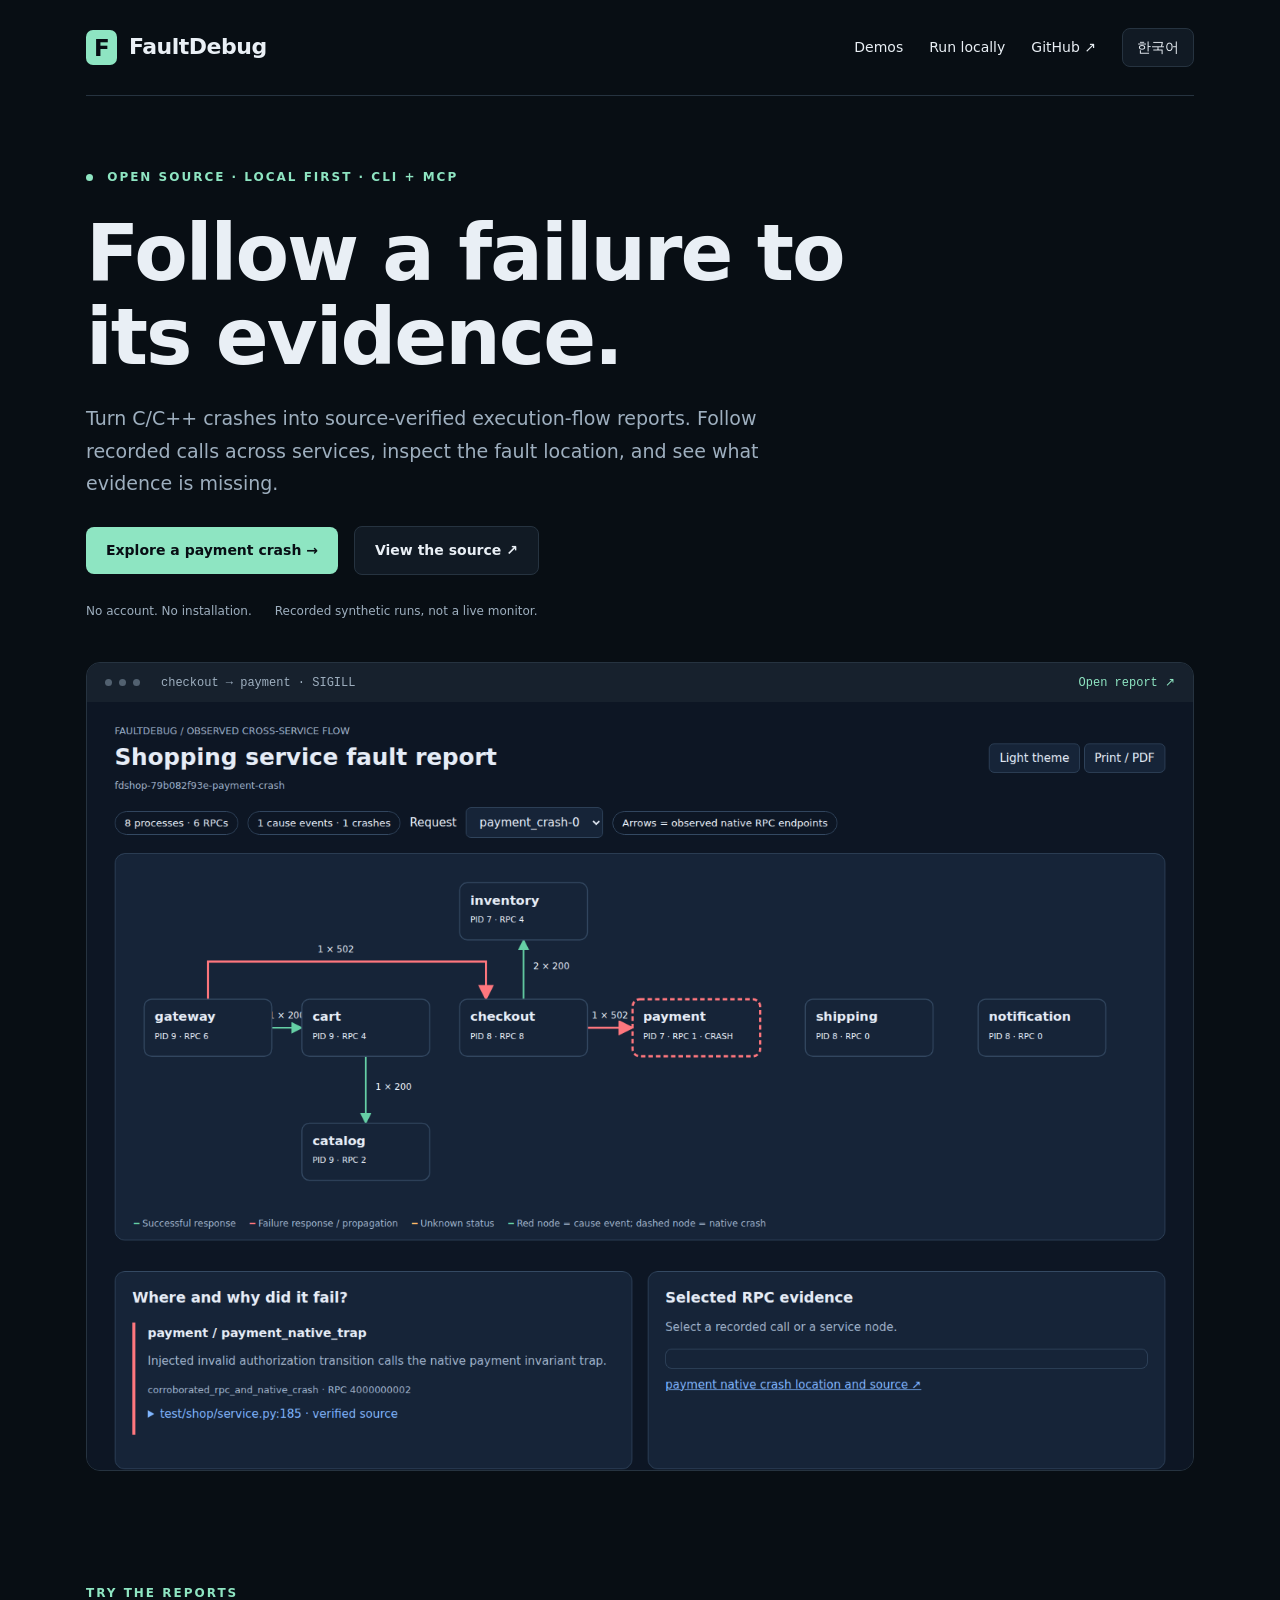
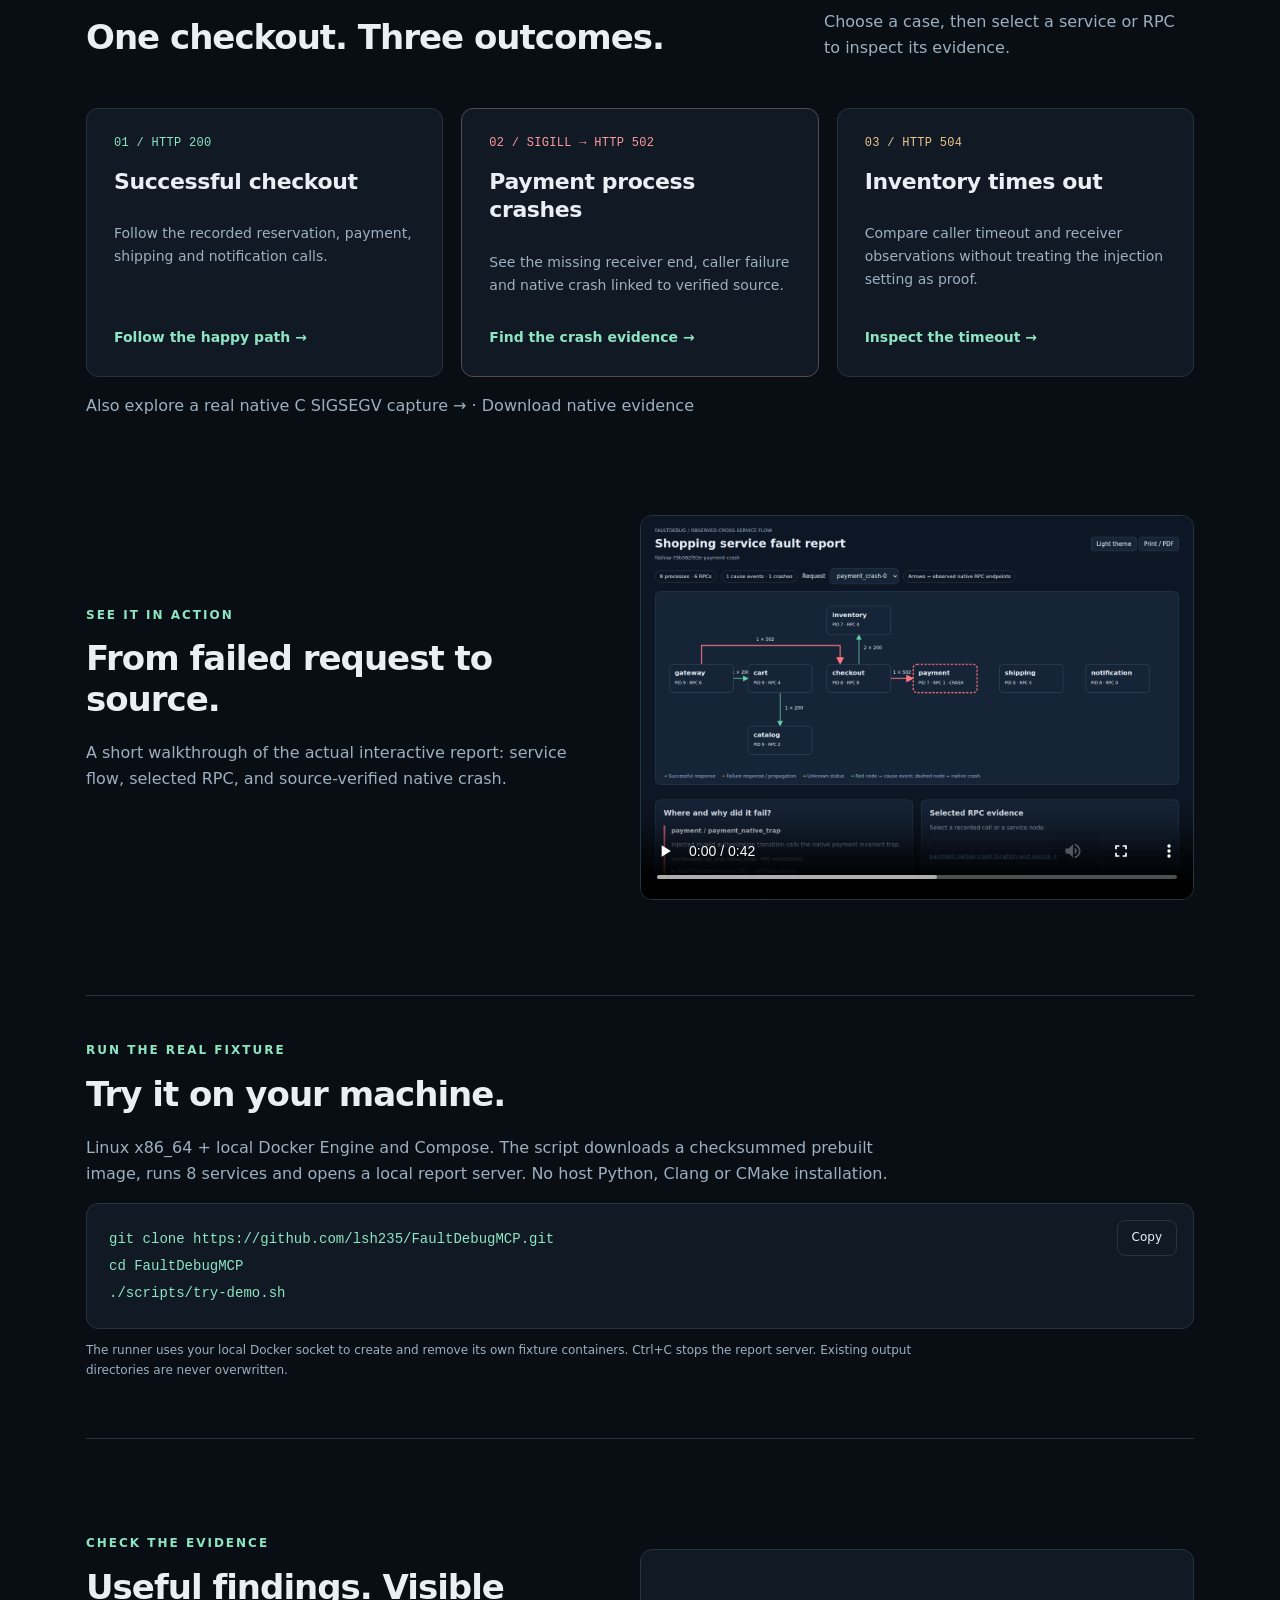
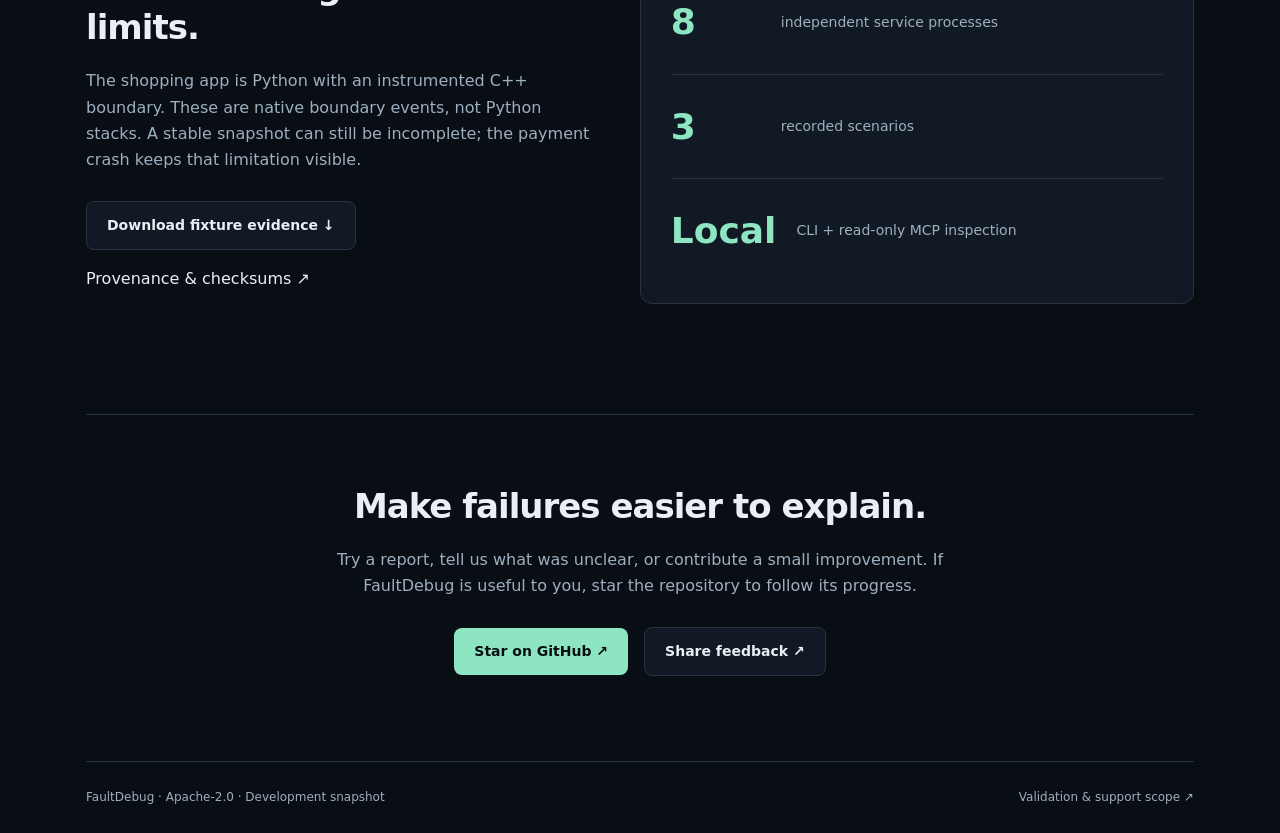
<file: site/index.html>
<!doctype html>
<html lang="en"><head><meta charset="utf-8"><meta name="viewport" content="width=device-width,initial-scale=1">
<title>FaultDebug — Follow a failure to its evidence</title>
<meta name="description" content="Explore recorded C/C++ crashes and cross-service failure reports. Open-source, local-first, source-verified inspection with CLI and MCP.">
<meta property="og:title" content="FaultDebug — Follow a failure to its evidence">
<meta property="og:description" content="8 services. A failed checkout. See the recorded calls, native crash and verified source. Try the interactive reports without installing anything.">
<meta property="og:image" content="https://lsh235.github.io/FaultDebugMCP/assets/preview.png">
<meta property="og:url" content="https://lsh235.github.io/FaultDebugMCP/">
<meta name="twitter:card" content="summary_large_image">
<link rel="canonical" href="https://lsh235.github.io/FaultDebugMCP/">
<link rel="icon" href="data:,"><link rel="stylesheet" href="assets/style.css">
<script src="assets/site.js" defer></script></head>
<body><a class="skip" href="#demos">Skip to demos</a><div class="shell">
<header><a class="wordmark" href="#top"><span class="mark">F</span> FaultDebug</a>
<nav aria-label="Main"><a href="#demos" data-en="Demos" data-ko="데모">Demos</a><a href="#run" data-en="Run locally" data-ko="로컬 실행">Run locally</a><a href="https://github.com/lsh235/FaultDebugMCP">GitHub ↗</a><button id="language" aria-label="Switch language">한국어</button></nav></header>
<main id="top">
<section class="hero"><div class="eyebrow"><span class="dot"></span> OPEN SOURCE · LOCAL FIRST · CLI + MCP</div>
<h1 data-en="Follow a failure to its evidence." data-ko="실패한 지점에서, 실제 증거까지.">Follow a failure<br>to its evidence.</h1>
<p class="lead" data-en="Turn C/C++ crashes into source-verified execution-flow reports. Follow recorded calls across services, inspect the fault location, and see what evidence is missing." data-ko="C/C++ crash를 검증된 소스와 실행 흐름으로 확인하세요. 프로세스 사이의 실제 호출, 장애 위치, 빠진 증거를 함께 볼 수 있습니다.">Turn C/C++ crashes into source-verified execution-flow reports. Follow recorded calls across services, inspect the fault location, and see what evidence is missing.</p>
<div class="actions"><a class="button primary" href="reports/payment_crash/report.html" data-demo="payment_crash" data-en="Explore a payment crash →" data-ko="결제 crash 살펴보기 →">Explore a payment crash →</a><a class="button secondary" href="https://github.com/lsh235/FaultDebugMCP" data-en="View the source ↗" data-ko="소스 코드 보기 ↗">View the source ↗</a></div>
<div class="meta"><span data-en="No account. No installation." data-ko="가입 없이, 설치 없이.">No account. No installation.</span><span data-en="Recorded synthetic runs, not a live monitor." data-ko="실시간 모니터가 아닌 실제 합성 테스트 기록입니다.">Recorded synthetic runs, not a live monitor.</span></div>
<figure class="preview"><div class="windowbar"><i></i><i></i><i></i><span>checkout → payment · SIGILL</span><a href="reports/payment_crash/report.html" data-demo="payment_crash" data-en="Open report ↗" data-ko="보고서 열기 ↗">Open report ↗</a></div><a href="reports/payment_crash/report.html" data-demo="payment_crash"><img src="assets/preview.png" width="1440" height="900" alt="Recorded shopping-service payment crash with source evidence"></a></figure>
</section>
<section id="demos"><div class="sectionhead"><div><div class="eyebrow" data-en="TRY THE REPORTS" data-ko="보고서 직접 체험">TRY THE REPORTS</div><h2 data-en="One checkout. Three outcomes." data-ko="하나의 주문, 세 가지 결과.">One checkout. Three outcomes.</h2></div><p data-en="Choose a case, then select a service or RPC to inspect its evidence." data-ko="사례를 열고 서비스 또는 RPC를 선택해 증거를 확인하세요.">Choose a case, then select a service or RPC to inspect its evidence.</p></div>
<div class="cards">
<article class="card"><div class="case-label ok">01 / HTTP 200</div><h3 data-en="Successful checkout" data-ko="정상 주문">Successful checkout</h3><p data-en="Follow the recorded reservation, payment, shipping and notification calls." data-ko="재고 예약부터 결제·배송·알림까지 관측된 호출을 따라갑니다.">Follow the recorded reservation, payment, shipping and notification calls.</p><a href="reports/success/report.html" data-demo="success" data-en="Follow the happy path →" data-ko="정상 흐름 보기 →">Follow the happy path →</a></article>
<article class="card highlighted"><div class="case-label bad">02 / SIGILL → HTTP 502</div><h3 data-en="Payment process crashes" data-ko="결제 프로세스 crash">Payment process crashes</h3><p data-en="See the missing receiver end, caller failure and native crash linked to verified source." data-ko="수신자 종료 기록의 부재, 호출자의 실패, 검증된 소스로 연결되는 native crash를 확인합니다.">See the missing receiver end, caller failure and native crash linked to verified source.</p><a href="reports/payment_crash/report.html" data-demo="payment_crash" data-en="Find the crash evidence →" data-ko="crash 증거 보기 →">Find the crash evidence →</a></article>
<article class="card"><div class="case-label warn">03 / HTTP 504</div><h3 data-en="Inventory times out" data-ko="재고 서비스 timeout">Inventory times out</h3><p data-en="Compare caller timeout and receiver observations without treating the injection setting as proof." data-ko="주입 설정을 원인의 증명으로 삼지 않고 호출자의 timeout과 수신자 관측을 비교합니다.">Compare caller timeout and receiver observations without treating the injection setting as proof.</p><a href="reports/inventory_timeout/report.html" data-demo="inventory_timeout" data-en="Inspect the timeout →" data-ko="timeout 확인하기 →">Inspect the timeout →</a></article>
</div><p><a href="reports/c-sigsegv/report.html">Also explore a real native C SIGSEGV capture →</a> · <a href="downloads/c-sigsegv-evidence.zip">Download native evidence</a></p></section>
<section class="split" id="watch"><div><div class="eyebrow">SEE IT IN ACTION</div><h2 data-en="From failed request to source." data-ko="실패한 요청에서 소스까지.">From failed request to source.</h2><p data-en="A short walkthrough of the actual interactive report: service flow, selected RPC, and source-verified native crash." data-ko="실제 인터랙티브 보고서의 서비스 흐름, 선택한 RPC, 소스로 검증한 native crash를 짧게 살펴봅니다.">A short walkthrough of the actual interactive report: service flow, selected RPC, and source-verified native crash.</p></div><video controls preload="metadata" poster="assets/preview.png" aria-label="FaultDebug report walkthrough"><source src="assets/demo.webm" type="video/webm">Download the <a href="assets/demo.webm">walkthrough video</a>.</video></section>
<section id="run" class="run"><div class="eyebrow">RUN THE REAL FIXTURE</div><h2 data-en="Try it on your machine." data-ko="내 환경에서 직접 실행.">Try it on your machine.</h2><p data-en="Linux x86_64 + local Docker Engine and Compose. The script downloads a checksummed prebuilt image, runs 8 services and opens a local report server. No host Python, Clang or CMake installation." data-ko="Linux x86_64의 로컬 Docker Engine과 Compose가 필요합니다. 스크립트가 checksum을 확인한 이미지를 받아 8개 서비스를 실행하고 보고서 서버를 엽니다. 호스트 Python·Clang·CMake 설치는 필요 없습니다.">Linux x86_64 + local Docker Engine and Compose. The script downloads a checksummed prebuilt image, runs 8 services and opens a local report server. No host Python, Clang or CMake installation.</p>
<div class="codebox"><pre><code id="quick-command">git clone https://github.com/lsh235/FaultDebugMCP.git
cd FaultDebugMCP
./scripts/try-demo.sh</code></pre><button id="copy" data-en="Copy" data-ko="복사">Copy</button><span id="copy-status" role="status"></span></div><p class="small" data-en="The runner uses your local Docker socket to create and remove its own fixture containers. Ctrl+C stops the report server. Existing output directories are never overwritten." data-ko="runner는 로컬 Docker socket으로 자체 테스트 컨테이너를 생성·정리합니다. Ctrl+C로 보고서 서버를 종료할 수 있고 기존 출력 폴더는 덮어쓰지 않습니다.">The runner uses your local Docker socket to create and remove its own fixture containers. Ctrl+C stops the report server. Existing output directories are never overwritten.</p></section>
<section class="split evidence"><div><div class="eyebrow">CHECK THE EVIDENCE</div><h2 data-en="Useful findings. Visible limits." data-ko="확인된 내용과, 증거의 한계.">Useful findings. Visible limits.</h2><p data-en="The shopping app is Python with an instrumented C++ boundary. These are native boundary events, not Python stacks. A stable snapshot can still be incomplete; the payment crash keeps that limitation visible." data-ko="쇼핑몰은 Python 앱과 계측된 C++ 경계 모듈입니다. 기록은 Python 스택이 아닌 native 경계 이벤트입니다. 안정적인 snapshot도 incomplete일 수 있으며 결제 crash의 누락은 그대로 표시합니다.">The shopping app is Python with an instrumented C++ boundary. These are native boundary events, not Python stacks. A stable snapshot can still be incomplete; the payment crash keeps that limitation visible.</p><div class="actions"><a class="button secondary" href="downloads/demo-evidence.zip" data-en="Download fixture evidence ↓" data-ko="테스트 증거 다운로드 ↓">Download fixture evidence ↓</a><a href="evidence.json" data-en="Provenance & checksums ↗" data-ko="출처와 checksum ↗">Provenance & checksums ↗</a></div></div><div class="numbers"><div><strong>8</strong><span data-en="independent service processes" data-ko="독립 서비스 프로세스">independent service processes</span></div><div><strong>3</strong><span data-en="recorded scenarios" data-ko="기록된 시나리오">recorded scenarios</span></div><div><strong>Local</strong><span data-en="CLI + read-only MCP inspection" data-ko="CLI + 읽기 전용 MCP 검사">CLI + read-only MCP inspection</span></div></div></section>
<section class="closing"><h2 data-en="Make failures easier to explain." data-ko="장애를 더 쉽게 설명하세요.">Make failures easier to explain.</h2><p data-en="Try a report, tell us what was unclear, or contribute a small improvement. If FaultDebug is useful to you, star the repository to follow its progress." data-ko="보고서를 체험하고 어려웠던 부분을 알려주거나 작은 개선에 참여하세요. FaultDebug가 유용하다면 저장소에 star를 남겨 진행 상황을 받아보세요.">Try a report, tell us what was unclear, or contribute a small improvement. If FaultDebug is useful to you, star the repository to follow its progress.</p><div class="actions"><a class="button primary" href="https://github.com/lsh235/FaultDebugMCP" data-en="Star on GitHub ↗" data-ko="GitHub에서 Star ↗">Star on GitHub ↗</a><a class="button secondary" href="https://github.com/lsh235/FaultDebugMCP/discussions" data-en="Share feedback ↗" data-ko="의견 공유 ↗">Share feedback ↗</a></div></section>
</main><footer><span>FaultDebug · Apache-2.0 · Development snapshot</span><a href="https://github.com/lsh235/FaultDebugMCP/blob/main/docs/v1.3-p0-01.md" data-en="Validation & support scope ↗" data-ko="검증 결과와 지원 범위 ↗">Validation & support scope ↗</a></footer></div></body></html>
</file>
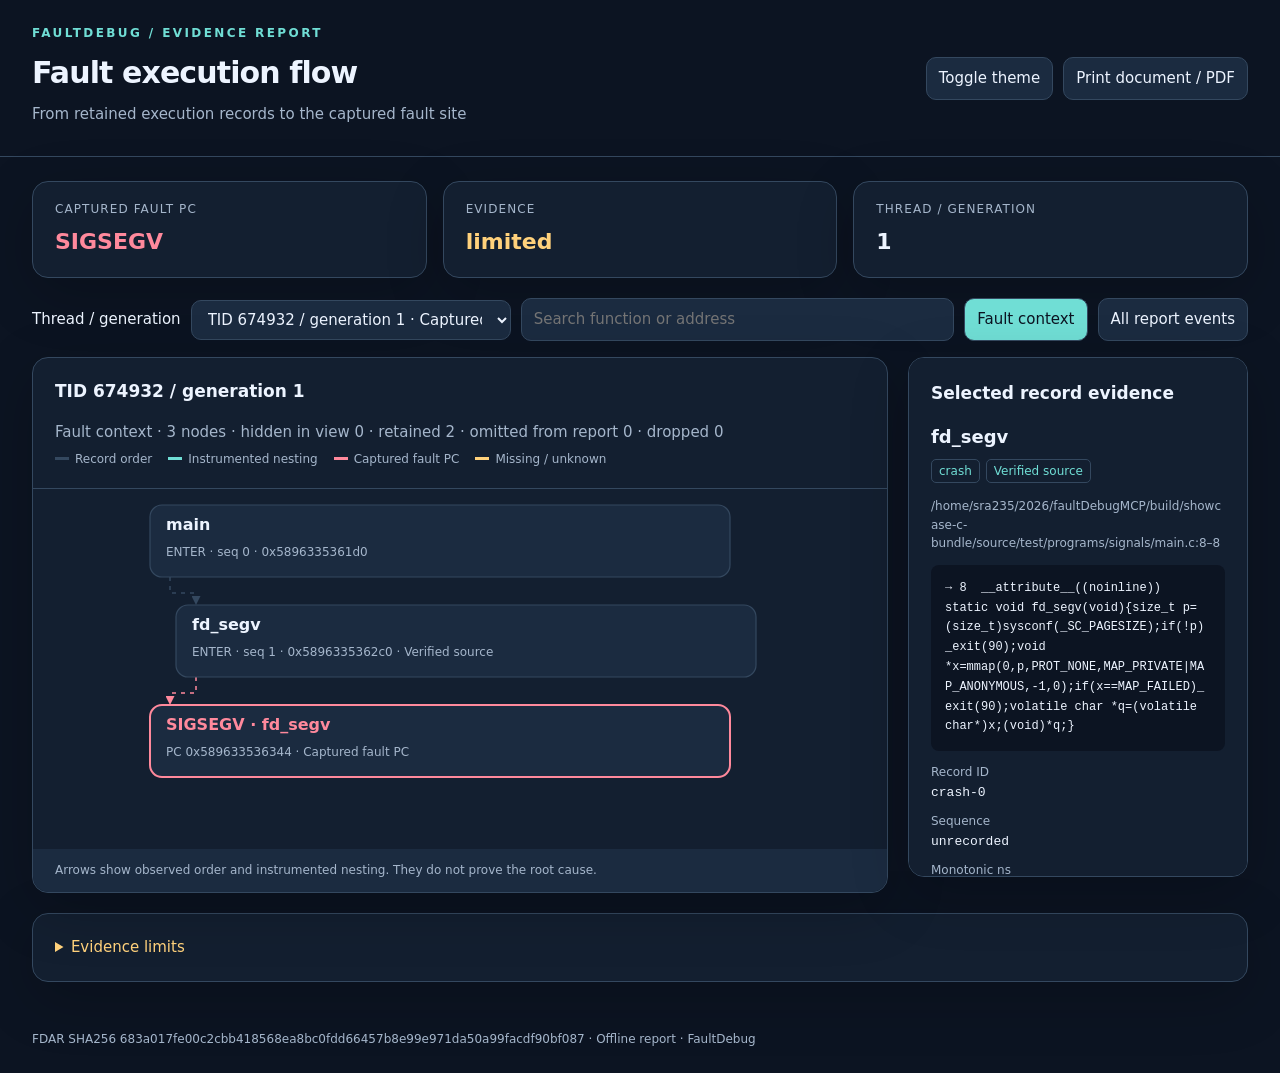
<file: site/reports/c-sigsegv/report.html>
<!doctype html>
<html lang="en"><head><meta charset="utf-8"><meta name="viewport" content="width=device-width,initial-scale=1">
<meta http-equiv="Content-Security-Policy" content="default-src 'none'; script-src 'unsafe-inline'; style-src 'unsafe-inline'; img-src data:; connect-src 'none'; base-uri 'none'; form-action 'none'">
<title>Fault execution flow · FaultDebug</title><style>
:root{color-scheme:dark;--bg:#0c1422;--panel:#131f30;--card:#1b2b40;--ink:#edf4ff;--muted:#a5b6cb;--line:#34485f;--cyan:#70ded5;--red:#ff899c;--amber:#ffd17b;--shadow:0 16px 60px #0003}
:root.light{color-scheme:light;--bg:#eef3f8;--panel:#fff;--card:#f4f8fc;--ink:#182c42;--muted:#536a81;--line:#c1cedb;--cyan:#087c76;--red:#bb2549;--amber:#8a5900;--shadow:0 16px 60px #19304a0b}
*{box-sizing:border-box}body{margin:0;overflow-wrap:anywhere;background:var(--bg);color:var(--ink);font:15px/1.55 system-ui,-apple-system,sans-serif}header,main,footer{max-width:1640px;margin:auto;padding:24px 32px}header{border-bottom:1px solid var(--line);display:flex;align-items:center;justify-content:space-between;gap:24px}.brand{color:var(--cyan);font-size:12px;font-weight:750;letter-spacing:.2em}h1{font-size:30px;letter-spacing:-.03em;margin:7px 0}h2{font-size:17px;margin:0 0 16px}p{margin:6px 0;color:var(--muted)}button,select,input{font:inherit;color:var(--ink);background:var(--card);border:1px solid var(--line);border-radius:10px;padding:9px 12px}button{cursor:pointer}button:hover,button:focus-visible{border-color:var(--cyan)}button.active{background:var(--cyan);color:var(--bg)}.actions,.toolbar{display:flex;align-items:center;gap:10px;flex-wrap:wrap}.stats{display:grid;grid-template-columns:repeat(3,minmax(0,1fr));gap:16px;margin-bottom:20px}.stat,.panel{min-width:0;background:var(--panel);border:1px solid var(--line);border-radius:16px;box-shadow:var(--shadow)}.stat{padding:18px 22px}.stat strong{overflow-wrap:anywhere;display:block;font-size:22px;margin-top:6px}.eyebrow{color:var(--muted);font-size:12px;text-transform:uppercase;letter-spacing:.09em}.danger{color:var(--red)}.warning{color:var(--amber)}.toolbar{margin-bottom:16px}.toolbar input{flex:1;min-width:200px}select{max-width:320px}.workspace{display:grid;grid-template-columns:minmax(0,1fr) 340px;gap:20px}.flowhead{padding:20px 22px;border-bottom:1px solid var(--line)}.legend{display:flex;gap:16px;flex-wrap:wrap;font-size:12px;color:var(--muted)}.legend i{display:inline-block;width:14px;height:3px;margin:0 6px 3px 0;background:var(--line)}.legend .cyan{background:var(--cyan)}.legend .red{background:var(--red)}.legend .amber{background:var(--amber)}.viewport{overflow:auto;max-height:clamp(320px,calc(100vh - 540px),680px);padding:18px 12px;scrollbar-color:var(--line) var(--panel)}svg{display:block;width:100%;min-width:640px}.node{cursor:pointer;outline:none}.node rect{fill:var(--card);stroke:var(--line);stroke-width:1.2}.node:hover rect,.node:focus rect,.node.selected rect{stroke:var(--cyan);stroke-width:2}.node text{fill:var(--ink);font-family:system-ui,sans-serif}.node .sub{fill:var(--muted);font-size:12px}.node .name{font-size:16px;font-weight:650}.node.crash rect{stroke:var(--red)}.node.crash .name{fill:var(--red)}.node.gap rect{stroke:var(--amber)}.node.dim{opacity:.25}.edge{fill:none;stroke:var(--line);stroke-width:1.5;stroke-dasharray:4 5}.edge.nesting{stroke:var(--cyan);stroke-dasharray:none;opacity:.65}.edge.context{stroke:var(--red);stroke-dasharray:4 5}.gaptext{fill:var(--amber);font:12px system-ui,sans-serif}.detail{padding:22px;align-self:start;max-height:clamp(420px,calc(100vh - 380px),820px);overflow:auto;overflow-wrap:anywhere}.detail h3{margin:8px 0;font-size:18px}.badge{display:inline-block;border:1px solid var(--line);border-radius:5px;padding:2px 7px;font-size:12px;margin:0 6px 8px 0;color:var(--cyan)}dl{margin:12px 0}dt{font-size:12px;color:var(--muted);margin-top:9px}dd{margin:1px 0;font-family:ui-monospace,monospace;font-size:13px;white-space:pre-wrap}pre{font:12px/1.65 ui-monospace,monospace;background:var(--bg);border-radius:8px;padding:14px;overflow:auto;white-space:pre-wrap;word-break:break-word}.limits{margin-top:20px;padding:22px}.limits summary{cursor:pointer;color:var(--amber)}li{margin:8px 0;color:var(--muted)}footer{font-size:12px;color:var(--muted)}.print-document{display:none}.boundary{padding:12px 22px;background:var(--card);border-radius:0 0 16px 16px;font-size:12px;color:var(--muted)}
@media(max-width:1000px){.workspace{grid-template-columns:minmax(0,1fr)}.detail{max-height:none}.stats{gap:8px}.stat{padding:12px}header,main,footer{padding:18px}header{align-items:start;flex-direction:column}h1{font-size:25px}}
@media print{body{--cyan:#12665d}header,main,footer{display:none}.print-document{display:block;color:#172536;padding:0 8mm;font:11pt/1.5 system-ui,sans-serif}.print-document h1{font-size:24pt}.print-document h2{font-size:13pt;margin-top:16px;break-after:avoid;overflow-wrap:anywhere}.print-source{break-inside:avoid}.print-document table{border-collapse:collapse;width:100%;font-size:9pt;table-layout:fixed}.print-document th,.print-document td{border:1px solid #ccd3dc;text-align:left;padding:5px;overflow-wrap:anywhere}.print-document th:first-child{width:9%}.print-document th:nth-child(2){width:12%}.print-document tr{break-inside:avoid}.print-document pre{background:#f4f6f8;font-size:8pt}.print-document p,.print-document li{color:#344558}body{background:white}}
</style></head><body>
<header><div><div class="brand">FAULTDEBUG / EVIDENCE REPORT</div><h1 id="title"></h1><p id="subtitle"></p></div><div class="actions"><button id="theme"></button><button id="print"></button></div></header>
<main><section class="stats" aria-label="Capture summary"><div class="stat"><div class="eyebrow" id="faultLabel"></div><strong class="danger" id="faultStat"></strong></div><div class="stat"><div class="eyebrow">Evidence</div><strong id="evidenceStat"></strong></div><div class="stat"><div class="eyebrow" id="threadLabel"></div><strong id="threadStat"></strong></div></section>
<div class="toolbar"><label for="thread" id="threadSelectLabel"></label><select id="thread"></select><input id="search" type="search"><button id="context" class="active"></button><button id="all"></button></div>
<div class="workspace"><section class="panel"><div class="flowhead"><h2 id="flowTitle"></h2><p id="count"></p><div class="legend"><span><i></i><span id="recordLegend"></span></span><span><i class="cyan"></i><span id="nestLegend"></span></span><span><i class="red"></i><span id="crashLegend"></span></span><span><i class="amber"></i><span id="gapLegend"></span></span></div></div><div class="viewport"><svg id="flow" role="group" aria-label="Recorded runtime flow"></svg></div><div class="boundary" id="boundary"></div></section><aside class="panel detail" id="detail" aria-live="polite"></aside></div>
<details class="panel limits"><summary id="limitTitle"></summary><ul id="limits"></ul><h2>Diagnostics</h2><ul id="diagnostics"></ul></details>
<noscript><p>JavaScript is required for interactive flow. The full report is available in report.md and report.json.</p></noscript></main>
<footer id="provenance"></footer><article class="print-document"><h1>Fault execution flow</h1>
<p>Arrows show observed order and instrumented nesting. They do not prove the root cause.</p>
<p>Evidence: limited</p>
<p>Artifact SHA256: <code>683a017fe00c2cbb418568ea8bc0fdd66457b8e99e971da50a99facdf90bf087</code></p>
<h2>SIGSEGV · TID 674932 / 1</h2><p>PC: 0x589633536344 · fd_segv<br>Fault address: 0x7040c5dc4000<br>Last event (temporal context): thread-0-event-1</p>
<h2>TID 674932 / generation 1</h2><p>Retained: 2; omitted from report: 0; dropped: 0</p><table><thead><tr><th>Seq</th><th>Event</th><th>Function</th><th>Gap</th></tr></thead><tbody>
<tr><td>0</td><td>enter</td><td>main</td><td></td></tr>
<tr><td>1</td><td>enter</td><td>fd_segv</td><td></td></tr>
</tbody></table>
<h2>Evidence limits</h2><ul>
<li>{&quot;reason&quot;: &quot;capture_completeness_unconfirmed&quot;}</li>
<li>{&quot;reason&quot;: &quot;rpc_capture_incomplete&quot;}</li>
<li>FD-MISSING-SYMBOL: No unique symbol could be verified for this address.</li>
<li>FD-INCOMPLETE-TRACE: A retained thread trace has unbalanced enter/exit events; interruption or ring loss may have removed context.</li>
<li>Recorded order and instrumented nesting do not establish the root cause or a direct call through uninstrumented code.</li>
<li>The last recorded event before a crash is temporal context, not proof that the event caused the crash.</li>
<li>Unmatched entries describe retained instrumentation, not an operating-system stack unwind.</li>
<li>Threads are separated by TID and generation; no cross-thread causality is inferred.</li>
<li>Static call candidates are kept separate from runtime observations. Source text requires a verified bundle.</li>
</ul>
<section class="print-source"><h2>Verified source · c:main.c@F@fd_segv</h2><p>/home/sra235/2026/faultDebugMCP/build/showcase-c-bundle/source/test/programs/signals/main.c:8–8</p><pre>__attribute__((noinline)) static void fd_segv(void){size_t p=(size_t)sysconf(_SC_PAGESIZE);if(!p)_exit(90);void *x=mmap(0,p,PROT_NONE,MAP_PRIVATE|MAP_ANONYMOUS,-1,0);if(x==MAP_FAILED)_exit(90);volatile char *q=(volatile char*)x;(void)*q;}</pre></section></article>
<script id="report-data" type="application/json">{"model": {"schema_version": 1, "kind": "faultdebug-fault-flow", "language": "en", "capture": {"complete": false, "status": 7, "evidence_status": "limited", "snapshot_consistency": {"stable": true, "unstable_records": []}}, "target": {"returncode": -11, "signal": 11, "wall_time_ms": 32.084577}, "threads": [{"id": "thread-0", "slot": 0, "tid": 674932, "generation": 1, "dropped_count": 0, "retained_events": 2, "omitted_from_view": 0, "post_crash_events": 0, "events": [{"id": "thread-0-event-0", "kind": "enter", "sequence": 0, "monotonic_ns": 55100876373601, "function": 97402129441232, "callsite": 123423489696202, "depth": 0, "gaps_before": [], "resolution": {"address": 97402129441232, "kind": "address", "resolved": false, "module": "", "build_id": "b71189cb99da174d7d98947a730b87e6865a97ea", "symbol": "main", "reason": "ambiguous_function_index", "candidates": ["c:@F@main", "c:@F@main#I#**C#", "c:@F@main#"]}, "label": "main", "source_verified": false}, {"id": "thread-0-event-1", "kind": "enter", "sequence": 1, "monotonic_ns": 55100876374507, "function": 97402129441472, "callsite": 97402129441380, "depth": 1, "gaps_before": [], "resolution": {"address": 97402129441472, "kind": "address", "resolved": true, "module": "", "build_id": "b71189cb99da174d7d98947a730b87e6865a97ea", "load_bias": 97402129436672, "relative_address": 4800, "symbol": "fd_segv", "function_id": "c:main.c@F@fd_segv", "static_edges": [{"callee_id": "c:@F@_exit", "kind": "direct"}, {"callee_id": "c:@F@_exit", "kind": "direct"}], "static_unresolved_edges": [], "source": {"name": "fd_segv", "file": "/home/sra235/2026/faultDebugMCP/build/showcase-c-bundle/source/test/programs/signals/main.c", "line": 8, "column": 0}}, "label": "fd_segv", "source_verified": true}], "gaps": [], "unmatched_entries": [{"function": 97402129441232, "event_id": "thread-0-event-0"}, {"function": 97402129441472, "event_id": "thread-0-event-1"}]}], "crashes": [{"id": "crash-0", "kind": "crash", "flags": 15, "signal": 11, "signal_name": "SIGSEGV", "si_code": 2, "pc": 97402129441604, "fault_address": 123423499763712, "tid": 674932, "generation": 1, "monotonic_ns": 55100876384022, "thread": "thread-0", "last_event": "thread-0-event-1", "resolution": {"address": 97402129441604, "kind": "address", "resolved": true, "module": "", "build_id": "b71189cb99da174d7d98947a730b87e6865a97ea", "load_bias": 97402129436672, "relative_address": 4932, "symbol": "fd_segv", "function_id": "c:main.c@F@fd_segv", "static_edges": [{"callee_id": "c:@F@_exit", "kind": "direct"}, {"callee_id": "c:@F@_exit", "kind": "direct"}], "static_unresolved_edges": [], "source": {"name": "fd_segv", "file": "/home/sra235/2026/faultDebugMCP/build/showcase-c-bundle/source/test/programs/signals/main.c", "line": 8, "column": 235}}, "label": "fd_segv", "source_verified": true}], "edges": [{"from": "thread-0-event-0", "to": "thread-0-event-1", "kind": "observed_nesting"}, {"from": "thread-0-event-0", "to": "thread-0-event-1", "kind": "record_order"}, {"from": "thread-0-event-1", "to": "crash-0", "kind": "crash_context"}], "sources": {"c:main.c@F@fd_segv": {"resolved": true, "function_id": "c:main.c@F@fd_segv", "bundle": "build/showcase-c-bundle", "file": "/home/sra235/2026/faultDebugMCP/build/showcase-c-bundle/source/test/programs/signals/main.c", "start_line": 8, "end_line": 8, "source": "__attribute__((noinline)) static void fd_segv(void){size_t p=(size_t)sysconf(_SC_PAGESIZE);if(!p)_exit(90);void *x=mmap(0,p,PROT_NONE,MAP_PRIVATE|MAP_ANONYMOUS,-1,0);if(x==MAP_FAILED)_exit(90);volatile char *q=(volatile char*)x;(void)*q;}", "display_end_line": 8}}, "gaps": [{"reason": "capture_completeness_unconfirmed"}, {"reason": "rpc_capture_incomplete"}], "diagnostics": [{"code": "FD-MISSING-SYMBOL", "severity": "error", "message": "No unique symbol could be verified for this address.", "evidence": {"address": 97402129441232, "kind": "address", "resolved": false, "module": "", "build_id": "b71189cb99da174d7d98947a730b87e6865a97ea", "symbol": "main", "reason": "ambiguous_function_index", "candidates": ["c:@F@main", "c:@F@main#I#**C#", "c:@F@main#"]}}, {"code": "FD-INCOMPLETE-TRACE", "severity": "warning", "message": "A retained thread trace has unbalanced enter/exit events; interruption or ring loss may have removed context.", "evidence": {"tid": 674932, "depth": 2}}], "limitations": ["Recorded order and instrumented nesting do not establish the root cause or a direct call through uninstrumented code.", "The last recorded event before a crash is temporal context, not proof that the event caused the crash.", "Unmatched entries describe retained instrumentation, not an operating-system stack unwind.", "Threads are separated by TID and generation; no cross-thread causality is inferred.", "Static call candidates are kept separate from runtime observations. Source text requires a verified bundle."], "bundle": {"path": "build/showcase-c-bundle", "verified": true}, "artifact": {"path": "/home/sra235/2026/faultDebugMCP/build/showcase-c-capture/fault-674932.fault", "sha256": "683a017fe00c2cbb418568ea8bc0fdd66457b8e99e971da50a99facdf90bf087", "format": "FDAR", "checksum_verified": true}}, "labels": {"title": "Fault execution flow", "subtitle": "From retained execution records to the captured fault site", "thread": "Thread / generation", "search": "Search function or address", "context": "Fault context", "all": "All report events", "theme": "Toggle theme", "print": "Print document / PDF", "details": "Selected record evidence", "record": "Record order", "nesting": "Instrumented nesting", "crash": "Captured fault PC", "gap": "Missing / unknown", "boundary": "Arrows show observed order and instrumented nesting. They do not prove the root cause.", "limits": "Evidence limits", "source": "Verified source", "static": "Static candidates \u2014 separate from runtime evidence", "none": "No retained event is available."}}</script><script>
'use strict';
const {model:M,labels:L}=JSON.parse(document.getElementById('report-data').textContent);
const $=id=>document.getElementById(id), NS='http://www.w3.org/2000/svg';
const set=(id,value)=>{$(id).textContent=value};
for(const [id,key] of Object.entries({title:'title',subtitle:'subtitle',theme:'theme',print:'print',context:'context',all:'all',faultLabel:'crash',threadLabel:'thread',threadSelectLabel:'thread',recordLegend:'record',nestLegend:'nesting',crashLegend:'crash',gapLegend:'gap',boundary:'boundary',limitTitle:'limits'}))set(id,L[key]);
$('search').placeholder=L.search;$('search').setAttribute('aria-label',L.search);
set('faultStat',M.crashes.map(c=>c.signal_name).join(', ')||'No crash record');set('evidenceStat',M.capture.evidence_status);set('threadStat',M.threads.length);
if(M.capture.evidence_status==='limited')$('evidenceStat').className='warning';
set('provenance','FDAR SHA256 '+(M.artifact?.sha256||'unavailable')+' · Offline report · FaultDebug');
const addList=(parent,text)=>{const li=document.createElement('li');li.textContent=text;parent.appendChild(li)};
M.gaps.forEach(g=>addList($('limits'),JSON.stringify(g)));M.limitations.forEach(s=>addList($('limits'),s));M.diagnostics.forEach(d=>addList($('diagnostics'),d.code+': '+d.message));
for(const t of M.threads){const o=document.createElement('option');o.value=t.id;o.textContent='TID '+t.tid+' / generation '+t.generation+(M.crashes.some(c=>c.thread===t.id)?' · '+L.crash:'');$('thread').appendChild(o)}
const orphan=M.crashes.filter(c=>!c.thread);if(orphan.length){const o=document.createElement('option');o.value='unmatched';o.textContent=L.crash+' / thread unresolved';$('thread').appendChild(o)}
let selected=M.crashes[0]?.id||M.threads[0]?.events.at(-1)?.id, context=true, displayed=[];
if(M.crashes[0])$('thread').value=M.crashes[0].thread||'unmatched';
const hex=a=>a==null?'unrecorded':'0x'+BigInt(a).toString(16);
function svg(tag,attrs,parent,text){const el=document.createElementNS(NS,tag);for(const [k,v] of Object.entries(attrs))el.setAttribute(k,v);if(text!==undefined)el.textContent=text;parent.appendChild(el);return el}
function details(node){const root=$('detail');root.replaceChildren();const heading=document.createElement('h2');heading.textContent=L.details;root.appendChild(heading);if(!node){root.appendChild(document.createTextNode(L.none));return}const h=document.createElement('h3');h.textContent=node.label;root.appendChild(h);for(const label of [node.kind,node.source_verified?L.source:(node.resolution.resolved?'Verified binary':'Unresolved')]){const badge=document.createElement('span');badge.className='badge';badge.textContent=label;root.appendChild(badge)}
const dl=document.createElement('dl');root.appendChild(dl);const field=(key,value)=>{const dt=document.createElement('dt'),dd=document.createElement('dd');dt.textContent=key;dd.textContent=typeof value==='object'?JSON.stringify(value):String(value??'unrecorded');dl.append(dt,dd)};
field('Record ID',node.id);field('Sequence',node.sequence);field('Monotonic ns',node.monotonic_ns);field(node.kind==='crash'?'PC':'Function address',hex(node.kind==='crash'?node.pc:node.function));if(node.kind==='crash'){field('Fault address',hex(node.fault_address));field('Last event (temporal context)',node.last_event)}else field('Callsite address',hex(node.callsite));field('Resolution',node.resolution.reason||'Build ID verified');field('Module',node.resolution.module===''&&node.resolution.resolved?'main executable':node.resolution.module);field('Build ID',node.resolution.build_id);if(node.resolution.source)field('Debug location',node.resolution.source.file+':'+node.resolution.source.line+':'+node.resolution.source.column);if(node.gaps_before?.length)field('Gaps',node.gaps_before);
const s=M.sources[node.resolution.function_id];if(node.source_verified&&s){field(L.source,s.file+':'+s.start_line+'–'+s.display_end_line);const pre=document.createElement('pre');pre.textContent=s.source.split('\n').map((line,i)=>((s.start_line+i===node.resolution.source?.line)?'→ ':'  ')+(s.start_line+i)+'  '+line).join('\n');const location=document.createElement('p');location.textContent=s.file+':'+s.start_line+'–'+s.display_end_line;location.style.fontSize='12px';root.insertBefore(location,dl);root.insertBefore(pre,dl)}else{const p=document.createElement('p');p.textContent='No verified source snippet. Supply a matching source/binary bundle.';root.appendChild(p)}
const candidates=[...(node.resolution.static_edges||[]),...(node.resolution.static_unresolved_edges||[])];if(candidates.length){const h=document.createElement('h3');h.textContent=L.static;const pre=document.createElement('pre');pre.textContent=JSON.stringify(candidates,null,2);root.append(h,pre)} }
function render(scrollToFault=false){const t=M.threads.find(t=>t.id===$('thread').value);const events=t?.events||[];const contextIds=new Set([...(t?.unmatched_entries||[]).map(e=>e.event_id),...events.slice(-10).map(e=>e.id)]);displayed=context?events.filter(e=>contextIds.has(e.id)):events.slice();const crashes=M.crashes.filter(c=>t?c.thread===t.id:!c.thread);displayed.push(...crashes);set('flowTitle',t?'TID '+t.tid+' / generation '+t.generation:L.crash);set('count',(context?L.context:L.all)+' · '+displayed.length+' nodes · hidden in view '+(events.length-(displayed.length-crashes.length))+' · retained '+(t?.retained_events||0)+' · omitted from report '+(t?.omitted_from_view||0)+' · dropped '+(t?.dropped_count||0));
const root=$('flow');root.replaceChildren();const height=Math.max(180,displayed.length*100+50);root.setAttribute('viewBox','0 0 820 '+height);root.setAttribute('height',height);const defs=svg('defs',{},root);for(const [name,color] of [['order','var(--line)'],['nest','var(--cyan)'],['fault','var(--red)']]){const marker=svg('marker',{id:'arrow-'+name,viewBox:'0 0 10 10',refX:10,refY:5,markerWidth:6,markerHeight:6,orient:'auto'},defs);svg('path',{d:'M 0 0 L 10 5 L 0 10 Z',fill:color},marker)}const positions=new Map();displayed.forEach((n,i)=>positions.set(n.id,{x:100+Math.min(n.depth||0,5)*26,y:24+i*100}));
for(const e of M.edges){const a=positions.get(e.from),b=positions.get(e.to);if(!a||!b)continue;if(e.kind==='observed_nesting'){if(e.from!==selected&&e.to!==selected)continue;const side=Math.min(a.x,b.x)-24;svg('path',{d:`M ${a.x} ${a.y+36} H ${side} V ${b.y+36} H ${b.x}`,class:'edge nesting','marker-end':'url(#arrow-nest)'},root)}else svg('path',{d:`M ${a.x+20} ${a.y+72} V ${b.y-12} H ${b.x+20} V ${b.y}`,class:'edge '+(e.kind==='crash_context'?'context':''),'marker-end':'url(#arrow-'+(e.kind==='crash_context'?'fault':'order')+')'},root)}
const query=$('search').value.toLowerCase();for(const n of displayed){const p=positions.get(n.id),gap=n.gaps_before?.length;const match=!query||(n.label+' '+hex(n.function??n.pc)+' '+n.id).toLowerCase().includes(query);const g=svg('g',{class:'node '+(n.kind==='crash'?'crash ':'')+(gap?'gap ':'')+(n.id===selected?'selected ':'')+(!match?'dim':''),role:'button',tabindex:0,'aria-label':n.kind+' '+n.label,'data-id':n.id},root);svg('title',{},g,n.label);svg('rect',{x:p.x,y:p.y,width:580,height:72,rx:12},g);svg('text',{x:p.x+16,y:p.y+25,class:'name'},g,(n.kind==='crash'?n.signal_name+' · ':'')+(n.label.length>49?n.label.slice(0,46)+'…':n.label));svg('text',{x:p.x+16,y:p.y+51,class:'sub'},g,n.kind==='crash'?'PC '+hex(n.pc)+' · '+L.crash:n.kind.toUpperCase()+' · seq '+n.sequence+' · '+hex(n.function)+(n.source_verified?' · '+L.source:''));if(gap)svg('text',{x:p.x,y:p.y-5,class:'gaptext'},root,L.gap+' · '+n.gaps_before.join(', '));const choose=()=>{selected=n.id;render();root.querySelector('[data-id="'+n.id+'"]').focus({preventScroll:true})};g.addEventListener('click',choose);g.addEventListener('keydown',e=>{if(e.key==='Enter'||e.key===' '){e.preventDefault();choose()}})}
if(!displayed.length)svg('text',{x:30,y:80,class:'gaptext'},root,L.none);details(displayed.find(n=>n.id===selected)||displayed.at(-1));if(scrollToFault&&crashes.length){const viewport=root.parentElement;viewport.scrollTop=viewport.scrollHeight;}}
$('thread').addEventListener('change',()=>{selected=null;render(true)});$('search').addEventListener('input',render);$('context').addEventListener('click',()=>{context=true;$('context').classList.add('active');$('all').classList.remove('active');render(true)});$('all').addEventListener('click',()=>{context=false;$('all').classList.add('active');$('context').classList.remove('active');render()});$('theme').addEventListener('click',()=>document.documentElement.classList.toggle('light'));$('print').addEventListener('click',()=>window.print());render(true);
</script></body></html>
</file>
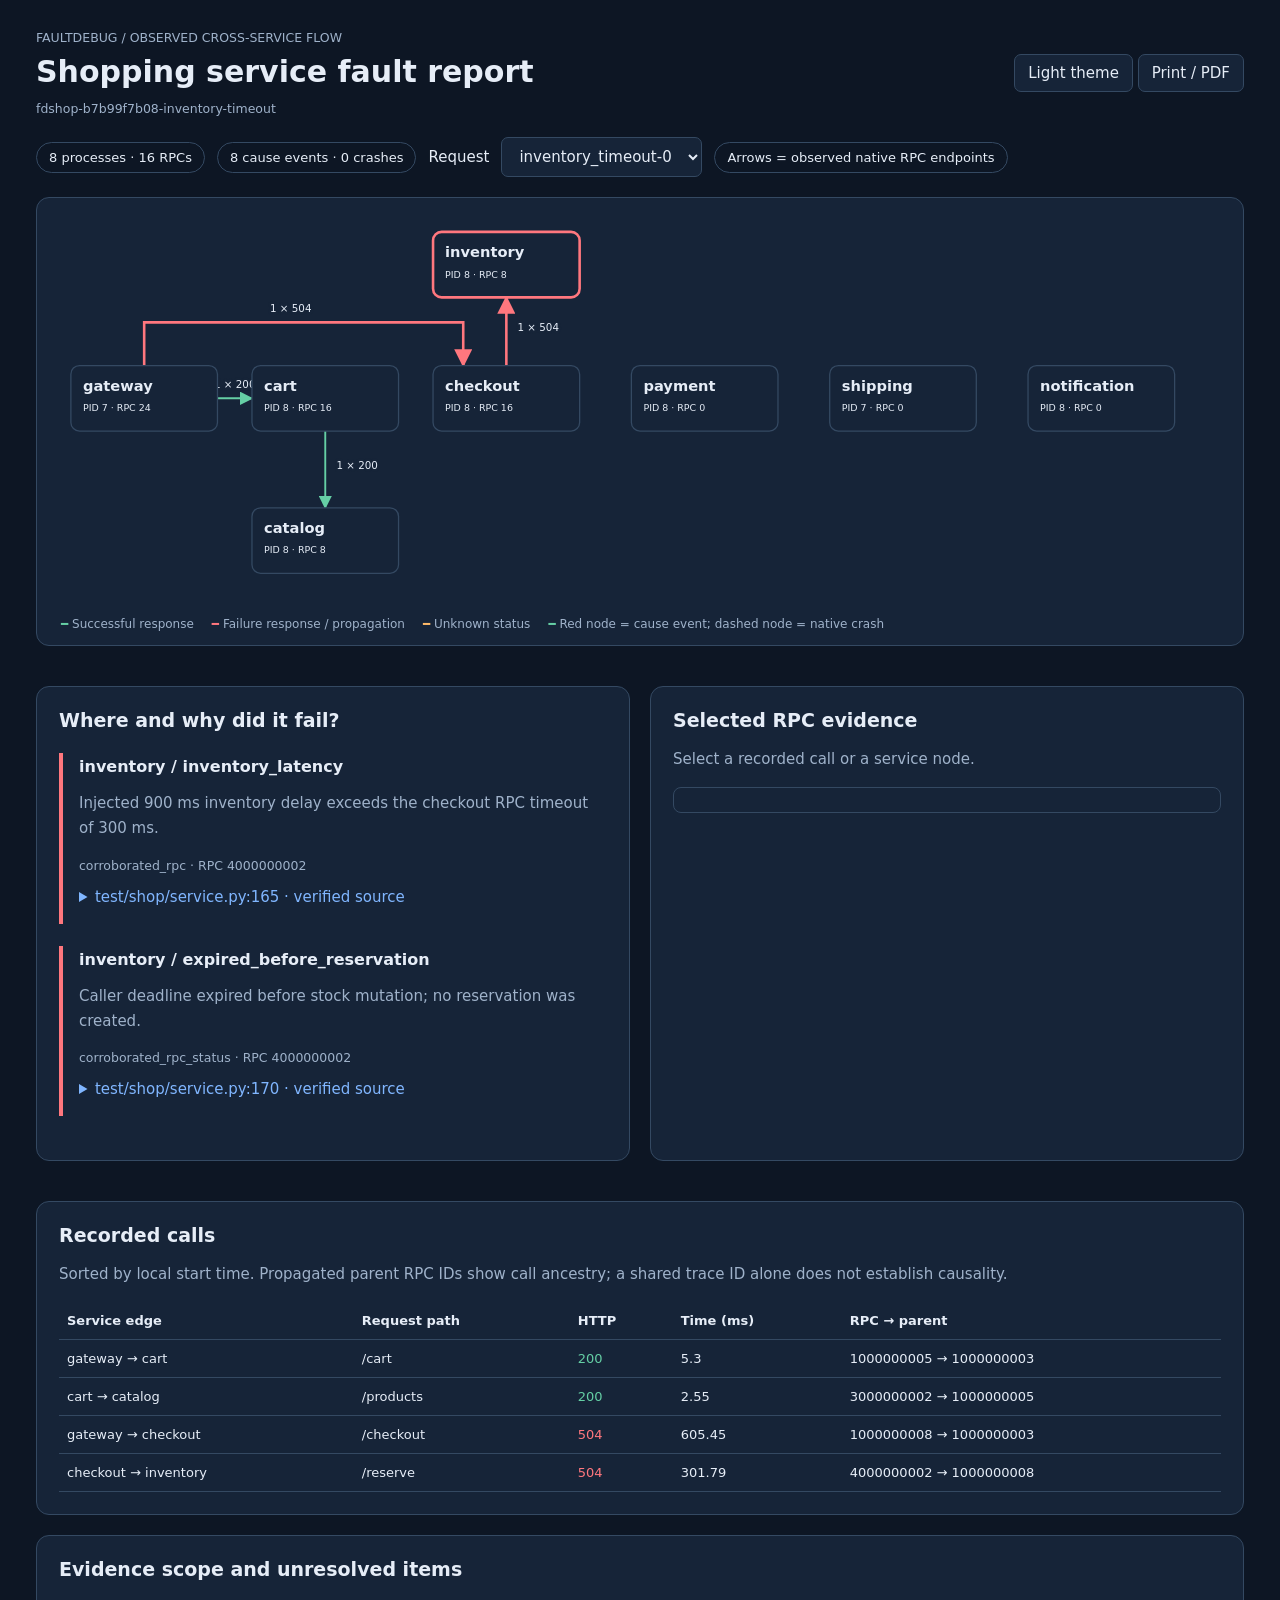
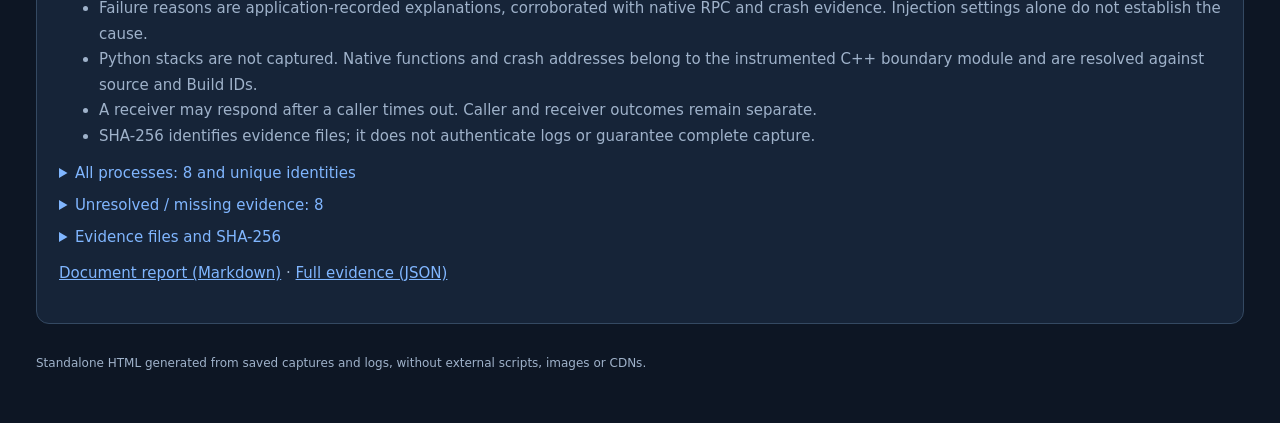
<file: site/reports/inventory_timeout/report.html>
<!doctype html><html lang="en"><head><meta charset="utf-8"><meta name="viewport" content="width=device-width,initial-scale=1"><title>FaultDebug · Service fault report</title><link rel="icon" href="data:,"><style>
:root{color-scheme:dark;--bg:#0d1624;--panel:#162438;--ink:#e6edf7;--muted:#9fb2ca;--line:#344962;--ok:#65cfa5;--warn:#ffba69;--bad:#ff777e;--blue:#80b6ff}body.light{color-scheme:light;--bg:#f3f6fa;--panel:#fff;--ink:#172943;--muted:#516682;--line:#bdcbdc;--ok:#187255;--warn:#8b510e;--bad:#b62439;--blue:#2467b5}*{box-sizing:border-box}body{margin:0;font:15px system-ui,sans-serif;background:var(--bg);color:var(--ink)}main{max-width:1550px;margin:auto;padding:28px 36px}header{display:flex;justify-content:space-between;align-items:center;gap:24px}h1{font-size:30px;margin:8px 0 10px}h2{font-size:19px;margin:0 0 16px}p{line-height:1.65;color:var(--muted)}small{color:var(--muted)}button,select{font:inherit;background:var(--panel);color:var(--ink);border:1px solid var(--line);border-radius:7px;padding:9px 13px;cursor:pointer}:focus-visible{outline:3px solid var(--blue)}.bar{display:flex;align-items:center;flex-wrap:wrap;gap:12px;margin:20px 0}.badge{padding:7px 12px;border:1px solid var(--line);border-radius:20px;font-size:13px}.bad{color:var(--bad)}.ok{color:var(--ok)}.warn{color:var(--warn)}.panel{background:var(--panel);border:1px solid var(--line);border-radius:13px;padding:22px;margin:20px 0}.flow{padding:8px 8px 0}svg{width:100%;height:auto;display:block}svg text{font-family:system-ui,sans-serif}.node rect{fill:var(--panel);stroke:var(--line);stroke-width:1.5}.node text{fill:var(--ink)}.node.root rect{stroke:var(--bad);stroke-width:3}.node.crashed rect{stroke-dasharray:6 4}.edge{fill:none;stroke:var(--ok);stroke-width:2.2}.edge.failed{stroke:var(--bad);stroke-width:3}.edge.unresolved{stroke:var(--warn);stroke-dasharray:5 4}.edge-label{fill:var(--ink);font-size:12px;paint-order:stroke;stroke:var(--panel);stroke-width:6;stroke-linejoin:round}.detail-grid{display:grid;grid-template-columns:1fr 1fr;gap:20px}.cause{border-left:4px solid var(--bad);padding:4px 0 4px 16px;margin:22px 0}.cause h3{font-size:16px;margin:0 0 8px}pre{white-space:pre-wrap;overflow-wrap:anywhere;font:12px/1.65 ui-monospace,monospace;border:1px solid var(--line);padding:12px;border-radius:8px}table{width:100%;border-collapse:collapse;font-size:13px}td,th{text-align:left;padding:11px 8px;border-bottom:1px solid var(--line)}tbody tr{cursor:pointer}tbody tr:hover,tbody tr.selected{background:color-mix(in srgb,var(--blue) 12%,transparent)}code{font-size:12px;overflow-wrap:anywhere}a{color:var(--blue)}.limits li{line-height:1.7;color:var(--muted)}details{margin:14px 0}summary{cursor:pointer;color:var(--blue)}.source-active{color:var(--bad);font-weight:bold}.legend{display:flex;gap:18px;flex-wrap:wrap;padding:6px 16px 14px;font-size:12px;color:var(--muted)}.legend span:before{content:'━ ';color:var(--ok)}.legend .error:before{color:var(--bad)}.legend .unknown:before{color:var(--warn)}footer{color:var(--muted);font-size:12px;padding:12px 0 25px}@media(max-width:850px){main{padding:20px 14px}.detail-grid{grid-template-columns:1fr}header{align-items:start}h1{font-size:24px}.table-wrap{overflow-x:auto}}@media print{body{--bg:#fff;--panel:#fff;--ink:#14273e;--muted:#52667c;--line:#ccc;--bad:#b62439;--ok:#187255;--blue:#17578f;color-scheme:light}main{max-width:none;padding:0}.bar,header button{display:none}.panel{break-inside:avoid}.detail-grid{display:block}table{font-size:11px}svg{max-height:350px}.cause{break-inside:avoid}}
</style></head><body><main><header><div><small>FAULTDEBUG / OBSERVED CROSS-SERVICE FLOW</small><h1>Shopping service fault report</h1><small id="session"></small></div><div><button id="theme">Light theme</button> <button id="print">Print / PDF</button></div></header><div class="bar"><span id="counts" class="badge"></span><span id="failures" class="badge"></span><label for="request">Request</label><select id="request"></select><span class="badge">Arrows = observed native RPC endpoints</span></div><section class="panel flow" aria-label="Observed cross-process flow"><svg id="flow" role="img" aria-label="Observed shopping-service RPC connections"></svg><div class="legend"><span>Successful response</span><span class="error">Failure response / propagation</span><span class="unknown">Unknown status</span><span>Red node = cause event; dashed node = native crash</span></div></section><div class="detail-grid"><section class="panel"><h2>Where and why did it fail?</h2><div id="causes"></div></section><section class="panel"><h2>Selected RPC evidence</h2><p id="selection">Select a recorded call or a service node.</p><pre id="call-detail"></pre><div id="crash-links"></div></section></div><section class="panel"><h2>Recorded calls</h2><p>Sorted by local start time. Propagated parent RPC IDs show call ancestry; a shared trace ID alone does not establish causality.</p><div class="table-wrap"><table><thead><tr><th>Service edge</th><th>Request path</th><th>HTTP</th><th>Time (ms)</th><th>RPC → parent</th></tr></thead><tbody id="calls"></tbody></table></div></section><section class="panel"><h2>Evidence scope and unresolved items</h2><ul class="limits"><li>Failure reasons are application-recorded explanations, corroborated with native RPC and crash evidence. Injection settings alone do not establish the cause.</li><li>Python stacks are not captured. Native functions and crash addresses belong to the instrumented C++ boundary module and are resolved against source and Build IDs.</li><li>A receiver may respond after a caller times out. Caller and receiver outcomes remain separate.</li><li>SHA-256 identifies evidence files; it does not authenticate logs or guarantee complete capture.</li></ul><details><summary id="gaps-label"></summary><pre id="gaps"></pre></details><details><summary>Evidence files and SHA-256</summary><pre id="evidence"></pre></details><p><a href="report.md">Document report (Markdown)</a> · <a href="report.json">Full evidence (JSON)</a></p></section><footer>Standalone HTML generated from saved captures and logs, without external scripts, images or CDNs.</footer></main><script id="data" type="application/json">{"schema": 1, "session_id": "fdshop-b7b99f7b08-inventory-timeout", "services": [{"index": 0, "role": "cart", "process_id": "fdshop-b7b99f7b08-inventory-timeout-cart", "generation": 1, "session_id": "fdshop-b7b99f7b08-inventory-timeout", "pid": 8, "artifact": "cart/fault-8.fault", "rpc_events": 16, "signal": null, "crashes": 0, "rpc_status": "complete", "native_complete": true, "unresolved": []}, {"index": 1, "role": "catalog", "process_id": "fdshop-b7b99f7b08-inventory-timeout-catalog", "generation": 1, "session_id": "fdshop-b7b99f7b08-inventory-timeout", "pid": 8, "artifact": "catalog/fault-8.fault", "rpc_events": 8, "signal": null, "crashes": 0, "rpc_status": "complete", "native_complete": true, "unresolved": []}, {"index": 2, "role": "checkout", "process_id": "fdshop-b7b99f7b08-inventory-timeout-checkout", "generation": 1, "session_id": "fdshop-b7b99f7b08-inventory-timeout", "pid": 8, "artifact": "checkout/fault-8.fault", "rpc_events": 16, "signal": null, "crashes": 0, "rpc_status": "complete", "native_complete": true, "unresolved": []}, {"index": 3, "role": "gateway", "process_id": "fdshop-b7b99f7b08-inventory-timeout-gateway", "generation": 1, "session_id": "fdshop-b7b99f7b08-inventory-timeout", "pid": 7, "artifact": "gateway/fault-7.fault", "rpc_events": 24, "signal": null, "crashes": 0, "rpc_status": "complete", "native_complete": true, "unresolved": []}, {"index": 4, "role": "inventory", "process_id": "fdshop-b7b99f7b08-inventory-timeout-inventory", "generation": 1, "session_id": "fdshop-b7b99f7b08-inventory-timeout", "pid": 8, "artifact": "inventory/fault-8.fault", "rpc_events": 8, "signal": null, "crashes": 0, "rpc_status": "complete", "native_complete": true, "unresolved": []}, {"index": 5, "role": "notification", "process_id": "fdshop-b7b99f7b08-inventory-timeout-notification", "generation": 1, "session_id": "fdshop-b7b99f7b08-inventory-timeout", "pid": 8, "artifact": "notification/fault-8.fault", "rpc_events": 0, "signal": null, "crashes": 0, "rpc_status": "limited", "native_complete": true, "unresolved": [{"reason": "semantic_rpc_events_empty", "evidence": "rpc"}]}, {"index": 6, "role": "payment", "process_id": "fdshop-b7b99f7b08-inventory-timeout-payment", "generation": 1, "session_id": "fdshop-b7b99f7b08-inventory-timeout", "pid": 8, "artifact": "payment/fault-8.fault", "rpc_events": 0, "signal": null, "crashes": 0, "rpc_status": "limited", "native_complete": true, "unresolved": [{"reason": "semantic_rpc_events_empty", "evidence": "rpc"}]}, {"index": 7, "role": "shipping", "process_id": "fdshop-b7b99f7b08-inventory-timeout-shipping", "generation": 1, "session_id": "fdshop-b7b99f7b08-inventory-timeout", "pid": 7, "artifact": "shipping/fault-7.fault", "rpc_events": 0, "signal": null, "crashes": 0, "rpc_status": "limited", "native_complete": true, "unresolved": [{"reason": "semantic_rpc_events_empty", "evidence": "rpc"}]}], "calls": [{"kind": "rpc", "rpc_id": 1000000005, "from_pid": 7, "to_pid": 8, "method_id": 2, "evidence": ["semantic_rpc_events"], "from_process_id": "fdshop-b7b99f7b08-inventory-timeout-gateway", "to_process_id": "fdshop-b7b99f7b08-inventory-timeout-cart", "from_process_generation": 1, "to_process_generation": 1, "session_id": "fdshop-b7b99f7b08-inventory-timeout", "trace_id_hi": 0, "trace_id_lo": 1000000004, "from_service": "gateway", "to_service": "cart", "path": "/cart", "request_id": "inventory_timeout-0", "parent_rpc_id": 1000000003, "started_ns": 97606058186, "timeout_ms": 3000, "receiver_begin_observed": true, "receiver_end_observed": true, "receiver_status": 200, "symptoms": [], "status": 200, "duration_ms": 5.3}, {"kind": "rpc", "rpc_id": 1000000006, "from_pid": 7, "to_pid": 8, "method_id": 2, "evidence": ["semantic_rpc_events"], "from_process_id": "fdshop-b7b99f7b08-inventory-timeout-gateway", "to_process_id": "fdshop-b7b99f7b08-inventory-timeout-cart", "from_process_generation": 1, "to_process_generation": 1, "session_id": "fdshop-b7b99f7b08-inventory-timeout", "trace_id_hi": 0, "trace_id_lo": 1000000002, "from_service": "gateway", "to_service": "cart", "path": "/cart", "request_id": "inventory_timeout-1", "parent_rpc_id": 1000000001, "started_ns": 97606165602, "timeout_ms": 3000, "receiver_begin_observed": true, "receiver_end_observed": true, "receiver_status": 200, "symptoms": [], "status": 200, "duration_ms": 4.87}, {"kind": "rpc", "rpc_id": 3000000001, "from_pid": 8, "to_pid": 8, "method_id": 1, "evidence": ["semantic_rpc_events"], "from_process_id": "fdshop-b7b99f7b08-inventory-timeout-cart", "to_process_id": "fdshop-b7b99f7b08-inventory-timeout-catalog", "from_process_generation": 1, "to_process_generation": 1, "session_id": "fdshop-b7b99f7b08-inventory-timeout", "trace_id_hi": 0, "trace_id_lo": 1000000002, "from_service": "cart", "to_service": "catalog", "path": "/products", "request_id": "inventory_timeout-1", "parent_rpc_id": 1000000006, "started_ns": 97607914161, "timeout_ms": 3000, "receiver_begin_observed": true, "receiver_end_observed": true, "receiver_status": 200, "symptoms": [], "status": 200, "duration_ms": 2.42}, {"kind": "rpc", "rpc_id": 3000000002, "from_pid": 8, "to_pid": 8, "method_id": 1, "evidence": ["semantic_rpc_events"], "from_process_id": "fdshop-b7b99f7b08-inventory-timeout-cart", "to_process_id": "fdshop-b7b99f7b08-inventory-timeout-catalog", "from_process_generation": 1, "to_process_generation": 1, "session_id": "fdshop-b7b99f7b08-inventory-timeout", "trace_id_hi": 0, "trace_id_lo": 1000000004, "from_service": "cart", "to_service": "catalog", "path": "/products", "request_id": "inventory_timeout-0", "parent_rpc_id": 1000000005, "started_ns": 97608126284, "timeout_ms": 3000, "receiver_begin_observed": true, "receiver_end_observed": true, "receiver_status": 200, "symptoms": [], "status": 200, "duration_ms": 2.55}, {"kind": "rpc", "rpc_id": 1000000007, "from_pid": 7, "to_pid": 8, "method_id": 3, "evidence": ["semantic_rpc_events"], "from_process_id": "fdshop-b7b99f7b08-inventory-timeout-gateway", "to_process_id": "fdshop-b7b99f7b08-inventory-timeout-checkout", "from_process_generation": 1, "to_process_generation": 1, "session_id": "fdshop-b7b99f7b08-inventory-timeout", "trace_id_hi": 0, "trace_id_lo": 1000000002, "from_service": "gateway", "to_service": "checkout", "path": "/checkout", "request_id": "inventory_timeout-1", "parent_rpc_id": 1000000001, "started_ns": 97611140512, "timeout_ms": 3000, "receiver_begin_observed": true, "receiver_end_observed": true, "receiver_status": 504, "symptoms": [], "status": 504, "duration_ms": 303.87}, {"kind": "rpc", "rpc_id": 1000000008, "from_pid": 7, "to_pid": 8, "method_id": 3, "evidence": ["semantic_rpc_events"], "from_process_id": "fdshop-b7b99f7b08-inventory-timeout-gateway", "to_process_id": "fdshop-b7b99f7b08-inventory-timeout-checkout", "from_process_generation": 1, "to_process_generation": 1, "session_id": "fdshop-b7b99f7b08-inventory-timeout", "trace_id_hi": 0, "trace_id_lo": 1000000004, "from_service": "gateway", "to_service": "checkout", "path": "/checkout", "request_id": "inventory_timeout-0", "parent_rpc_id": 1000000003, "started_ns": 97611524066, "timeout_ms": 3000, "receiver_begin_observed": true, "receiver_end_observed": true, "receiver_status": 504, "symptoms": [], "status": 504, "duration_ms": 605.45}, {"kind": "rpc", "rpc_id": 4000000001, "from_pid": 8, "to_pid": 8, "method_id": 4, "evidence": ["semantic_rpc_events"], "from_process_id": "fdshop-b7b99f7b08-inventory-timeout-checkout", "to_process_id": "fdshop-b7b99f7b08-inventory-timeout-inventory", "from_process_generation": 1, "to_process_generation": 1, "session_id": "fdshop-b7b99f7b08-inventory-timeout", "trace_id_hi": 0, "trace_id_lo": 1000000002, "from_service": "checkout", "to_service": "inventory", "path": "/reserve", "request_id": "inventory_timeout-1", "parent_rpc_id": 1000000007, "started_ns": 97612951347, "timeout_ms": 300, "receiver_begin_observed": true, "receiver_end_observed": true, "receiver_status": 504, "symptoms": [{"code": "upstream_deadline", "reason": "No response arrived within the caller's RPC timeout.", "status": 504, "log_path": "checkout/events.jsonl", "log_line": 5}], "status": 504, "duration_ms": 301.42}, {"kind": "rpc", "rpc_id": 4000000002, "from_pid": 8, "to_pid": 8, "method_id": 4, "evidence": ["semantic_rpc_events"], "from_process_id": "fdshop-b7b99f7b08-inventory-timeout-checkout", "to_process_id": "fdshop-b7b99f7b08-inventory-timeout-inventory", "from_process_generation": 1, "to_process_generation": 1, "session_id": "fdshop-b7b99f7b08-inventory-timeout", "trace_id_hi": 0, "trace_id_lo": 1000000004, "from_service": "checkout", "to_service": "inventory", "path": "/reserve", "request_id": "inventory_timeout-0", "parent_rpc_id": 1000000008, "started_ns": 97914548964, "timeout_ms": 300, "receiver_begin_observed": true, "receiver_end_observed": true, "receiver_status": 504, "symptoms": [{"code": "upstream_deadline", "reason": "No response arrived within the caller's RPC timeout.", "status": 504, "log_path": "checkout/events.jsonl", "log_line": 10}], "status": 504, "duration_ms": 301.79}, {"kind": "rpc", "rpc_id": 1000000011, "from_pid": 7, "to_pid": 8, "method_id": 2, "evidence": ["semantic_rpc_events"], "from_process_id": "fdshop-b7b99f7b08-inventory-timeout-gateway", "to_process_id": "fdshop-b7b99f7b08-inventory-timeout-cart", "from_process_generation": 1, "to_process_generation": 1, "session_id": "fdshop-b7b99f7b08-inventory-timeout", "trace_id_hi": 0, "trace_id_lo": 1000000010, "from_service": "gateway", "to_service": "cart", "path": "/cart", "request_id": "inventory_timeout-2", "parent_rpc_id": 1000000009, "started_ns": 97916587695, "timeout_ms": 3000, "receiver_begin_observed": true, "receiver_end_observed": true, "receiver_status": 200, "symptoms": [], "status": 200, "duration_ms": 2.5}, {"kind": "rpc", "rpc_id": 3000000003, "from_pid": 8, "to_pid": 8, "method_id": 1, "evidence": ["semantic_rpc_events"], "from_process_id": "fdshop-b7b99f7b08-inventory-timeout-cart", "to_process_id": "fdshop-b7b99f7b08-inventory-timeout-catalog", "from_process_generation": 1, "to_process_generation": 1, "session_id": "fdshop-b7b99f7b08-inventory-timeout", "trace_id_hi": 0, "trace_id_lo": 1000000010, "from_service": "cart", "to_service": "catalog", "path": "/products", "request_id": "inventory_timeout-2", "parent_rpc_id": 1000000011, "started_ns": 97917516687, "timeout_ms": 3000, "receiver_begin_observed": true, "receiver_end_observed": true, "receiver_status": 200, "symptoms": [], "status": 200, "duration_ms": 1.18}, {"kind": "rpc", "rpc_id": 1000000012, "from_pid": 7, "to_pid": 8, "method_id": 3, "evidence": ["semantic_rpc_events"], "from_process_id": "fdshop-b7b99f7b08-inventory-timeout-gateway", "to_process_id": "fdshop-b7b99f7b08-inventory-timeout-checkout", "from_process_generation": 1, "to_process_generation": 1, "session_id": "fdshop-b7b99f7b08-inventory-timeout", "trace_id_hi": 0, "trace_id_lo": 1000000010, "from_service": "gateway", "to_service": "checkout", "path": "/checkout", "request_id": "inventory_timeout-2", "parent_rpc_id": 1000000009, "started_ns": 97919158794, "timeout_ms": 3000, "receiver_begin_observed": true, "receiver_end_observed": true, "receiver_status": 504, "symptoms": [], "status": 504, "duration_ms": 599.63}, {"kind": "rpc", "rpc_id": 4000000003, "from_pid": 8, "to_pid": 8, "method_id": 4, "evidence": ["semantic_rpc_events"], "from_process_id": "fdshop-b7b99f7b08-inventory-timeout-checkout", "to_process_id": "fdshop-b7b99f7b08-inventory-timeout-inventory", "from_process_generation": 1, "to_process_generation": 1, "session_id": "fdshop-b7b99f7b08-inventory-timeout", "trace_id_hi": 0, "trace_id_lo": 1000000010, "from_service": "checkout", "to_service": "inventory", "path": "/reserve", "request_id": "inventory_timeout-2", "parent_rpc_id": 1000000012, "started_ns": 98216498651, "timeout_ms": 300, "receiver_begin_observed": true, "receiver_end_observed": true, "receiver_status": 504, "symptoms": [{"code": "upstream_deadline", "reason": "No response arrived within the caller's RPC timeout.", "status": 504, "log_path": "checkout/events.jsonl", "log_line": 15}], "status": 504, "duration_ms": 301.55}, {"kind": "rpc", "rpc_id": 1000000015, "from_pid": 7, "to_pid": 8, "method_id": 2, "evidence": ["semantic_rpc_events"], "from_process_id": "fdshop-b7b99f7b08-inventory-timeout-gateway", "to_process_id": "fdshop-b7b99f7b08-inventory-timeout-cart", "from_process_generation": 1, "to_process_generation": 1, "session_id": "fdshop-b7b99f7b08-inventory-timeout", "trace_id_hi": 0, "trace_id_lo": 1000000014, "from_service": "gateway", "to_service": "cart", "path": "/cart", "request_id": "inventory_timeout-3", "parent_rpc_id": 1000000013, "started_ns": 98218554932, "timeout_ms": 3000, "receiver_begin_observed": true, "receiver_end_observed": true, "receiver_status": 200, "symptoms": [], "status": 200, "duration_ms": 2.41}, {"kind": "rpc", "rpc_id": 3000000004, "from_pid": 8, "to_pid": 8, "method_id": 1, "evidence": ["semantic_rpc_events"], "from_process_id": "fdshop-b7b99f7b08-inventory-timeout-cart", "to_process_id": "fdshop-b7b99f7b08-inventory-timeout-catalog", "from_process_generation": 1, "to_process_generation": 1, "session_id": "fdshop-b7b99f7b08-inventory-timeout", "trace_id_hi": 0, "trace_id_lo": 1000000014, "from_service": "cart", "to_service": "catalog", "path": "/products", "request_id": "inventory_timeout-3", "parent_rpc_id": 1000000015, "started_ns": 98219464354, "timeout_ms": 3000, "receiver_begin_observed": true, "receiver_end_observed": true, "receiver_status": 200, "symptoms": [], "status": 200, "duration_ms": 1.15}, {"kind": "rpc", "rpc_id": 1000000016, "from_pid": 7, "to_pid": 8, "method_id": 3, "evidence": ["semantic_rpc_events"], "from_process_id": "fdshop-b7b99f7b08-inventory-timeout-gateway", "to_process_id": "fdshop-b7b99f7b08-inventory-timeout-checkout", "from_process_generation": 1, "to_process_generation": 1, "session_id": "fdshop-b7b99f7b08-inventory-timeout", "trace_id_hi": 0, "trace_id_lo": 1000000014, "from_service": "gateway", "to_service": "checkout", "path": "/checkout", "request_id": "inventory_timeout-3", "parent_rpc_id": 1000000013, "started_ns": 98221084343, "timeout_ms": 3000, "receiver_begin_observed": true, "receiver_end_observed": true, "receiver_status": 504, "symptoms": [], "status": 504, "duration_ms": 599.05}, {"kind": "rpc", "rpc_id": 4000000004, "from_pid": 8, "to_pid": 8, "method_id": 4, "evidence": ["semantic_rpc_events"], "from_process_id": "fdshop-b7b99f7b08-inventory-timeout-checkout", "to_process_id": "fdshop-b7b99f7b08-inventory-timeout-inventory", "from_process_generation": 1, "to_process_generation": 1, "session_id": "fdshop-b7b99f7b08-inventory-timeout", "trace_id_hi": 0, "trace_id_lo": 1000000014, "from_service": "checkout", "to_service": "inventory", "path": "/reserve", "request_id": "inventory_timeout-3", "parent_rpc_id": 1000000016, "started_ns": 98518214616, "timeout_ms": 300, "receiver_begin_observed": true, "receiver_end_observed": true, "receiver_status": 504, "symptoms": [{"code": "upstream_deadline", "reason": "No response arrived within the caller's RPC timeout.", "status": 504, "log_path": "checkout/events.jsonl", "log_line": 19}], "status": 504, "duration_ms": 301.37}], "native_relations": [{"kind": "rpc", "rpc_id": 1000000006, "from_pid": 7, "to_pid": 8, "method_id": 2, "evidence": ["semantic_rpc_events"], "from_process_id": "fdshop-b7b99f7b08-inventory-timeout-gateway", "to_process_id": "fdshop-b7b99f7b08-inventory-timeout-cart", "from_process_generation": 1, "to_process_generation": 1, "session_id": "fdshop-b7b99f7b08-inventory-timeout", "trace_id_hi": 0, "trace_id_lo": 1000000002}, {"kind": "rpc", "rpc_id": 1000000005, "from_pid": 7, "to_pid": 8, "method_id": 2, "evidence": ["semantic_rpc_events"], "from_process_id": "fdshop-b7b99f7b08-inventory-timeout-gateway", "to_process_id": "fdshop-b7b99f7b08-inventory-timeout-cart", "from_process_generation": 1, "to_process_generation": 1, "session_id": "fdshop-b7b99f7b08-inventory-timeout", "trace_id_hi": 0, "trace_id_lo": 1000000004}, {"kind": "rpc", "rpc_id": 3000000001, "from_pid": 8, "to_pid": 8, "method_id": 1, "evidence": ["semantic_rpc_events"], "from_process_id": "fdshop-b7b99f7b08-inventory-timeout-cart", "to_process_id": "fdshop-b7b99f7b08-inventory-timeout-catalog", "from_process_generation": 1, "to_process_generation": 1, "session_id": "fdshop-b7b99f7b08-inventory-timeout", "trace_id_hi": 0, "trace_id_lo": 1000000002}, {"kind": "rpc", "rpc_id": 3000000002, "from_pid": 8, "to_pid": 8, "method_id": 1, "evidence": ["semantic_rpc_events"], "from_process_id": "fdshop-b7b99f7b08-inventory-timeout-cart", "to_process_id": "fdshop-b7b99f7b08-inventory-timeout-catalog", "from_process_generation": 1, "to_process_generation": 1, "session_id": "fdshop-b7b99f7b08-inventory-timeout", "trace_id_hi": 0, "trace_id_lo": 1000000004}, {"kind": "rpc", "rpc_id": 1000000011, "from_pid": 7, "to_pid": 8, "method_id": 2, "evidence": ["semantic_rpc_events"], "from_process_id": "fdshop-b7b99f7b08-inventory-timeout-gateway", "to_process_id": "fdshop-b7b99f7b08-inventory-timeout-cart", "from_process_generation": 1, "to_process_generation": 1, "session_id": "fdshop-b7b99f7b08-inventory-timeout", "trace_id_hi": 0, "trace_id_lo": 1000000010}, {"kind": "rpc", "rpc_id": 3000000003, "from_pid": 8, "to_pid": 8, "method_id": 1, "evidence": ["semantic_rpc_events"], "from_process_id": "fdshop-b7b99f7b08-inventory-timeout-cart", "to_process_id": "fdshop-b7b99f7b08-inventory-timeout-catalog", "from_process_generation": 1, "to_process_generation": 1, "session_id": "fdshop-b7b99f7b08-inventory-timeout", "trace_id_hi": 0, "trace_id_lo": 1000000010}, {"kind": "rpc", "rpc_id": 1000000015, "from_pid": 7, "to_pid": 8, "method_id": 2, "evidence": ["semantic_rpc_events"], "from_process_id": "fdshop-b7b99f7b08-inventory-timeout-gateway", "to_process_id": "fdshop-b7b99f7b08-inventory-timeout-cart", "from_process_generation": 1, "to_process_generation": 1, "session_id": "fdshop-b7b99f7b08-inventory-timeout", "trace_id_hi": 0, "trace_id_lo": 1000000014}, {"kind": "rpc", "rpc_id": 3000000004, "from_pid": 8, "to_pid": 8, "method_id": 1, "evidence": ["semantic_rpc_events"], "from_process_id": "fdshop-b7b99f7b08-inventory-timeout-cart", "to_process_id": "fdshop-b7b99f7b08-inventory-timeout-catalog", "from_process_generation": 1, "to_process_generation": 1, "session_id": "fdshop-b7b99f7b08-inventory-timeout", "trace_id_hi": 0, "trace_id_lo": 1000000014}, {"kind": "rpc", "rpc_id": 1000000007, "from_pid": 7, "to_pid": 8, "method_id": 3, "evidence": ["semantic_rpc_events"], "from_process_id": "fdshop-b7b99f7b08-inventory-timeout-gateway", "to_process_id": "fdshop-b7b99f7b08-inventory-timeout-checkout", "from_process_generation": 1, "to_process_generation": 1, "session_id": "fdshop-b7b99f7b08-inventory-timeout", "trace_id_hi": 0, "trace_id_lo": 1000000002}, {"kind": "rpc", "rpc_id": 1000000008, "from_pid": 7, "to_pid": 8, "method_id": 3, "evidence": ["semantic_rpc_events"], "from_process_id": "fdshop-b7b99f7b08-inventory-timeout-gateway", "to_process_id": "fdshop-b7b99f7b08-inventory-timeout-checkout", "from_process_generation": 1, "to_process_generation": 1, "session_id": "fdshop-b7b99f7b08-inventory-timeout", "trace_id_hi": 0, "trace_id_lo": 1000000004}, {"kind": "rpc", "rpc_id": 4000000001, "from_pid": 8, "to_pid": 8, "method_id": 4, "evidence": ["semantic_rpc_events"], "from_process_id": "fdshop-b7b99f7b08-inventory-timeout-checkout", "to_process_id": "fdshop-b7b99f7b08-inventory-timeout-inventory", "from_process_generation": 1, "to_process_generation": 1, "session_id": "fdshop-b7b99f7b08-inventory-timeout", "trace_id_hi": 0, "trace_id_lo": 1000000002}, {"kind": "rpc", "rpc_id": 4000000002, "from_pid": 8, "to_pid": 8, "method_id": 4, "evidence": ["semantic_rpc_events"], "from_process_id": "fdshop-b7b99f7b08-inventory-timeout-checkout", "to_process_id": "fdshop-b7b99f7b08-inventory-timeout-inventory", "from_process_generation": 1, "to_process_generation": 1, "session_id": "fdshop-b7b99f7b08-inventory-timeout", "trace_id_hi": 0, "trace_id_lo": 1000000004}, {"kind": "rpc", "rpc_id": 1000000012, "from_pid": 7, "to_pid": 8, "method_id": 3, "evidence": ["semantic_rpc_events"], "from_process_id": "fdshop-b7b99f7b08-inventory-timeout-gateway", "to_process_id": "fdshop-b7b99f7b08-inventory-timeout-checkout", "from_process_generation": 1, "to_process_generation": 1, "session_id": "fdshop-b7b99f7b08-inventory-timeout", "trace_id_hi": 0, "trace_id_lo": 1000000010}, {"kind": "rpc", "rpc_id": 4000000003, "from_pid": 8, "to_pid": 8, "method_id": 4, "evidence": ["semantic_rpc_events"], "from_process_id": "fdshop-b7b99f7b08-inventory-timeout-checkout", "to_process_id": "fdshop-b7b99f7b08-inventory-timeout-inventory", "from_process_generation": 1, "to_process_generation": 1, "session_id": "fdshop-b7b99f7b08-inventory-timeout", "trace_id_hi": 0, "trace_id_lo": 1000000010}, {"kind": "rpc", "rpc_id": 1000000016, "from_pid": 7, "to_pid": 8, "method_id": 3, "evidence": ["semantic_rpc_events"], "from_process_id": "fdshop-b7b99f7b08-inventory-timeout-gateway", "to_process_id": "fdshop-b7b99f7b08-inventory-timeout-checkout", "from_process_generation": 1, "to_process_generation": 1, "session_id": "fdshop-b7b99f7b08-inventory-timeout", "trace_id_hi": 0, "trace_id_lo": 1000000014}, {"kind": "rpc", "rpc_id": 4000000004, "from_pid": 8, "to_pid": 8, "method_id": 4, "evidence": ["semantic_rpc_events"], "from_process_id": "fdshop-b7b99f7b08-inventory-timeout-checkout", "to_process_id": "fdshop-b7b99f7b08-inventory-timeout-inventory", "from_process_generation": 1, "to_process_generation": 1, "session_id": "fdshop-b7b99f7b08-inventory-timeout", "trace_id_hi": 0, "trace_id_lo": 1000000014}], "causes": [{"schema": 1, "kind": "fault_triggered", "service": "inventory", "process_id": "fdshop-b7b99f7b08-inventory-timeout-inventory", "process_generation": 1, "session_id": "fdshop-b7b99f7b08-inventory-timeout", "pid": 8, "tid": 9, "monotonic_ns": 97614128154, "source_file": "test/shop/service.py", "source_line": 165, "rpc_id": 4000000001, "trace_id": 1000000002, "parent_rpc_id": 1000000007, "request_id": "inventory_timeout-1", "code": "inventory_latency", "delay_ms": 900, "reason": "Injected 900 ms inventory delay exceeds the checkout RPC timeout of 300 ms.", "log_path": "inventory/events.jsonl", "log_line": 3, "native_rpc_matched": true, "evidence_class": "application_self_report", "assessment": "corroborated_rpc", "source": {"file": "test/shop/service.py", "line": 165, "sha256": "3b789a99231804fa3e980fb878751438c0e365c9e000fd52d92fb045e7c586a3", "lines": [{"line": 162, "text": "            if scenario == \"inventory_shortage\":"}, {"line": 163, "text": "                return failure(ctx, \"inventory_shortage\", \"Injected stock budget is zero; requested quantity cannot be reserved.\", 409)"}, {"line": 164, "text": "            if scenario == \"inventory_timeout\":"}, {"line": 165, "text": "                emit(\"fault_triggered\", ctx, code=\"inventory_latency\", delay_ms=900,"}, {"line": 166, "text": "                     reason=\"Injected 900 ms inventory delay exceeds the checkout RPC timeout of 300 ms.\")"}, {"line": 167, "text": "                time.sleep(0.9)"}, {"line": 168, "text": "            with LOCK:"}], "verification": "immutable_bundle_hash"}}, {"schema": 1, "kind": "fault_triggered", "service": "inventory", "process_id": "fdshop-b7b99f7b08-inventory-timeout-inventory", "process_generation": 1, "session_id": "fdshop-b7b99f7b08-inventory-timeout", "pid": 8, "tid": 10, "monotonic_ns": 97916335431, "source_file": "test/shop/service.py", "source_line": 165, "rpc_id": 4000000002, "trace_id": 1000000004, "parent_rpc_id": 1000000008, "request_id": "inventory_timeout-0", "code": "inventory_latency", "delay_ms": 900, "reason": "Injected 900 ms inventory delay exceeds the checkout RPC timeout of 300 ms.", "log_path": "inventory/events.jsonl", "log_line": 5, "native_rpc_matched": true, "evidence_class": "application_self_report", "assessment": "corroborated_rpc", "source": {"file": "test/shop/service.py", "line": 165, "sha256": "3b789a99231804fa3e980fb878751438c0e365c9e000fd52d92fb045e7c586a3", "lines": [{"line": 162, "text": "            if scenario == \"inventory_shortage\":"}, {"line": 163, "text": "                return failure(ctx, \"inventory_shortage\", \"Injected stock budget is zero; requested quantity cannot be reserved.\", 409)"}, {"line": 164, "text": "            if scenario == \"inventory_timeout\":"}, {"line": 165, "text": "                emit(\"fault_triggered\", ctx, code=\"inventory_latency\", delay_ms=900,"}, {"line": 166, "text": "                     reason=\"Injected 900 ms inventory delay exceeds the checkout RPC timeout of 300 ms.\")"}, {"line": 167, "text": "                time.sleep(0.9)"}, {"line": 168, "text": "            with LOCK:"}], "verification": "immutable_bundle_hash"}}, {"schema": 1, "kind": "fault_triggered", "service": "inventory", "process_id": "fdshop-b7b99f7b08-inventory-timeout-inventory", "process_generation": 1, "session_id": "fdshop-b7b99f7b08-inventory-timeout", "pid": 8, "tid": 11, "monotonic_ns": 98218124615, "source_file": "test/shop/service.py", "source_line": 165, "rpc_id": 4000000003, "trace_id": 1000000010, "parent_rpc_id": 1000000012, "request_id": "inventory_timeout-2", "code": "inventory_latency", "delay_ms": 900, "reason": "Injected 900 ms inventory delay exceeds the checkout RPC timeout of 300 ms.", "log_path": "inventory/events.jsonl", "log_line": 7, "native_rpc_matched": true, "evidence_class": "application_self_report", "assessment": "corroborated_rpc", "source": {"file": "test/shop/service.py", "line": 165, "sha256": "3b789a99231804fa3e980fb878751438c0e365c9e000fd52d92fb045e7c586a3", "lines": [{"line": 162, "text": "            if scenario == \"inventory_shortage\":"}, {"line": 163, "text": "                return failure(ctx, \"inventory_shortage\", \"Injected stock budget is zero; requested quantity cannot be reserved.\", 409)"}, {"line": 164, "text": "            if scenario == \"inventory_timeout\":"}, {"line": 165, "text": "                emit(\"fault_triggered\", ctx, code=\"inventory_latency\", delay_ms=900,"}, {"line": 166, "text": "                     reason=\"Injected 900 ms inventory delay exceeds the checkout RPC timeout of 300 ms.\")"}, {"line": 167, "text": "                time.sleep(0.9)"}, {"line": 168, "text": "            with LOCK:"}], "verification": "immutable_bundle_hash"}}, {"schema": 1, "kind": "failure", "service": "inventory", "process_id": "fdshop-b7b99f7b08-inventory-timeout-inventory", "process_generation": 1, "session_id": "fdshop-b7b99f7b08-inventory-timeout", "pid": 8, "tid": 9, "monotonic_ns": 98514871189, "source_file": "test/shop/service.py", "source_line": 170, "rpc_id": 4000000001, "trace_id": 1000000002, "parent_rpc_id": 1000000007, "request_id": "inventory_timeout-1", "code": "expired_before_reservation", "reason": "Caller deadline expired before stock mutation; no reservation was created.", "status": 504, "log_path": "inventory/events.jsonl", "log_line": 8, "native_rpc_matched": true, "evidence_class": "application_self_report", "assessment": "corroborated_rpc_status", "source": {"file": "test/shop/service.py", "line": 170, "sha256": "3b789a99231804fa3e980fb878751438c0e365c9e000fd52d92fb045e7c586a3", "lines": [{"line": 167, "text": "                time.sleep(0.9)"}, {"line": 168, "text": "            with LOCK:"}, {"line": 169, "text": "                if time.monotonic_ns() >= deadline:"}, {"line": 170, "text": "                    return failure(ctx, \"expired_before_reservation\", \"Caller deadline expired before stock mutation; no reservation was created.\", 504)"}, {"line": 171, "text": "                if order not in STATE[\"reservations\"]:"}, {"line": 172, "text": "                    if STATE[\"stock\"] \u003c quantity:"}, {"line": 173, "text": "                        return failure(ctx, \"stock_exhausted\", \"Insufficient remaining stock.\", 409)"}], "verification": "immutable_bundle_hash"}}, {"schema": 1, "kind": "fault_triggered", "service": "inventory", "process_id": "fdshop-b7b99f7b08-inventory-timeout-inventory", "process_generation": 1, "session_id": "fdshop-b7b99f7b08-inventory-timeout", "pid": 8, "tid": 9, "monotonic_ns": 98519692746, "source_file": "test/shop/service.py", "source_line": 165, "rpc_id": 4000000004, "trace_id": 1000000014, "parent_rpc_id": 1000000016, "request_id": "inventory_timeout-3", "code": "inventory_latency", "delay_ms": 900, "reason": "Injected 900 ms inventory delay exceeds the checkout RPC timeout of 300 ms.", "log_path": "inventory/events.jsonl", "log_line": 11, "native_rpc_matched": true, "evidence_class": "application_self_report", "assessment": "corroborated_rpc", "source": {"file": "test/shop/service.py", "line": 165, "sha256": "3b789a99231804fa3e980fb878751438c0e365c9e000fd52d92fb045e7c586a3", "lines": [{"line": 162, "text": "            if scenario == \"inventory_shortage\":"}, {"line": 163, "text": "                return failure(ctx, \"inventory_shortage\", \"Injected stock budget is zero; requested quantity cannot be reserved.\", 409)"}, {"line": 164, "text": "            if scenario == \"inventory_timeout\":"}, {"line": 165, "text": "                emit(\"fault_triggered\", ctx, code=\"inventory_latency\", delay_ms=900,"}, {"line": 166, "text": "                     reason=\"Injected 900 ms inventory delay exceeds the checkout RPC timeout of 300 ms.\")"}, {"line": 167, "text": "                time.sleep(0.9)"}, {"line": 168, "text": "            with LOCK:"}], "verification": "immutable_bundle_hash"}}, {"schema": 1, "kind": "failure", "service": "inventory", "process_id": "fdshop-b7b99f7b08-inventory-timeout-inventory", "process_generation": 1, "session_id": "fdshop-b7b99f7b08-inventory-timeout", "pid": 8, "tid": 10, "monotonic_ns": 98817105893, "source_file": "test/shop/service.py", "source_line": 170, "rpc_id": 4000000002, "trace_id": 1000000004, "parent_rpc_id": 1000000008, "request_id": "inventory_timeout-0", "code": "expired_before_reservation", "reason": "Caller deadline expired before stock mutation; no reservation was created.", "status": 504, "log_path": "inventory/events.jsonl", "log_line": 12, "native_rpc_matched": true, "evidence_class": "application_self_report", "assessment": "corroborated_rpc_status", "source": {"file": "test/shop/service.py", "line": 170, "sha256": "3b789a99231804fa3e980fb878751438c0e365c9e000fd52d92fb045e7c586a3", "lines": [{"line": 167, "text": "                time.sleep(0.9)"}, {"line": 168, "text": "            with LOCK:"}, {"line": 169, "text": "                if time.monotonic_ns() >= deadline:"}, {"line": 170, "text": "                    return failure(ctx, \"expired_before_reservation\", \"Caller deadline expired before stock mutation; no reservation was created.\", 504)"}, {"line": 171, "text": "                if order not in STATE[\"reservations\"]:"}, {"line": 172, "text": "                    if STATE[\"stock\"] \u003c quantity:"}, {"line": 173, "text": "                        return failure(ctx, \"stock_exhausted\", \"Insufficient remaining stock.\", 409)"}], "verification": "immutable_bundle_hash"}}, {"schema": 1, "kind": "failure", "service": "inventory", "process_id": "fdshop-b7b99f7b08-inventory-timeout-inventory", "process_generation": 1, "session_id": "fdshop-b7b99f7b08-inventory-timeout", "pid": 8, "tid": 11, "monotonic_ns": 99118705223, "source_file": "test/shop/service.py", "source_line": 170, "rpc_id": 4000000003, "trace_id": 1000000010, "parent_rpc_id": 1000000012, "request_id": "inventory_timeout-2", "code": "expired_before_reservation", "reason": "Caller deadline expired before stock mutation; no reservation was created.", "status": 504, "log_path": "inventory/events.jsonl", "log_line": 14, "native_rpc_matched": true, "evidence_class": "application_self_report", "assessment": "corroborated_rpc_status", "source": {"file": "test/shop/service.py", "line": 170, "sha256": "3b789a99231804fa3e980fb878751438c0e365c9e000fd52d92fb045e7c586a3", "lines": [{"line": 167, "text": "                time.sleep(0.9)"}, {"line": 168, "text": "            with LOCK:"}, {"line": 169, "text": "                if time.monotonic_ns() >= deadline:"}, {"line": 170, "text": "                    return failure(ctx, \"expired_before_reservation\", \"Caller deadline expired before stock mutation; no reservation was created.\", 504)"}, {"line": 171, "text": "                if order not in STATE[\"reservations\"]:"}, {"line": 172, "text": "                    if STATE[\"stock\"] \u003c quantity:"}, {"line": 173, "text": "                        return failure(ctx, \"stock_exhausted\", \"Insufficient remaining stock.\", 409)"}], "verification": "immutable_bundle_hash"}}, {"schema": 1, "kind": "failure", "service": "inventory", "process_id": "fdshop-b7b99f7b08-inventory-timeout-inventory", "process_generation": 1, "session_id": "fdshop-b7b99f7b08-inventory-timeout", "pid": 8, "tid": 9, "monotonic_ns": 99420264675, "source_file": "test/shop/service.py", "source_line": 170, "rpc_id": 4000000004, "trace_id": 1000000014, "parent_rpc_id": 1000000016, "request_id": "inventory_timeout-3", "code": "expired_before_reservation", "reason": "Caller deadline expired before stock mutation; no reservation was created.", "status": 504, "log_path": "inventory/events.jsonl", "log_line": 16, "native_rpc_matched": true, "evidence_class": "application_self_report", "assessment": "corroborated_rpc_status", "source": {"file": "test/shop/service.py", "line": 170, "sha256": "3b789a99231804fa3e980fb878751438c0e365c9e000fd52d92fb045e7c586a3", "lines": [{"line": 167, "text": "                time.sleep(0.9)"}, {"line": 168, "text": "            with LOCK:"}, {"line": 169, "text": "                if time.monotonic_ns() >= deadline:"}, {"line": 170, "text": "                    return failure(ctx, \"expired_before_reservation\", \"Caller deadline expired before stock mutation; no reservation was created.\", 504)"}, {"line": 171, "text": "                if order not in STATE[\"reservations\"]:"}, {"line": 172, "text": "                    if STATE[\"stock\"] \u003c quantity:"}, {"line": 173, "text": "                        return failure(ctx, \"stock_exhausted\", \"Insufficient remaining stock.\", 409)"}], "verification": "immutable_bundle_hash"}}], "events": [{"schema": 1, "kind": "process_started", "service": "cart", "process_id": "fdshop-b7b99f7b08-inventory-timeout-cart", "process_generation": 1, "session_id": "fdshop-b7b99f7b08-inventory-timeout", "pid": 8, "tid": 8, "monotonic_ns": 95970945746, "source_file": "test/shop/service.py", "source_line": 290, "log_path": "cart/events.jsonl", "log_line": 1, "native_rpc_matched": false}, {"schema": 1, "kind": "server_begin", "service": "cart", "process_id": "fdshop-b7b99f7b08-inventory-timeout-cart", "process_generation": 1, "session_id": "fdshop-b7b99f7b08-inventory-timeout", "pid": 8, "tid": 10, "monotonic_ns": 97607749543, "source_file": "test/shop/service.py", "source_line": 279, "rpc_id": 1000000006, "trace_id": 1000000002, "parent_rpc_id": 1000000001, "request_id": "inventory_timeout-1", "path": "/cart", "log_path": "cart/events.jsonl", "log_line": 2, "native_rpc_matched": true}, {"schema": 1, "kind": "server_begin", "service": "cart", "process_id": "fdshop-b7b99f7b08-inventory-timeout-cart", "process_generation": 1, "session_id": "fdshop-b7b99f7b08-inventory-timeout", "pid": 8, "tid": 9, "monotonic_ns": 97607792388, "source_file": "test/shop/service.py", "source_line": 279, "rpc_id": 1000000005, "trace_id": 1000000004, "parent_rpc_id": 1000000003, "request_id": "inventory_timeout-0", "path": "/cart", "log_path": "cart/events.jsonl", "log_line": 3, "native_rpc_matched": true}, {"schema": 1, "kind": "client_begin", "service": "cart", "process_id": "fdshop-b7b99f7b08-inventory-timeout-cart", "process_generation": 1, "session_id": "fdshop-b7b99f7b08-inventory-timeout", "pid": 8, "tid": 10, "monotonic_ns": 97607914161, "source_file": "test/shop/service.py", "source_line": 73, "trace_id": 1000000002, "rpc_id": 3000000001, "parent_rpc_id": 1000000006, "request_id": "inventory_timeout-1", "peer": "catalog", "path": "/products", "timeout_ms": 3000, "log_path": "cart/events.jsonl", "log_line": 4, "native_rpc_matched": true}, {"schema": 1, "kind": "client_begin", "service": "cart", "process_id": "fdshop-b7b99f7b08-inventory-timeout-cart", "process_generation": 1, "session_id": "fdshop-b7b99f7b08-inventory-timeout", "pid": 8, "tid": 9, "monotonic_ns": 97608126284, "source_file": "test/shop/service.py", "source_line": 73, "trace_id": 1000000004, "rpc_id": 3000000002, "parent_rpc_id": 1000000005, "request_id": "inventory_timeout-0", "peer": "catalog", "path": "/products", "timeout_ms": 3000, "log_path": "cart/events.jsonl", "log_line": 5, "native_rpc_matched": true}, {"schema": 1, "kind": "client_end", "service": "cart", "process_id": "fdshop-b7b99f7b08-inventory-timeout-cart", "process_generation": 1, "session_id": "fdshop-b7b99f7b08-inventory-timeout", "pid": 8, "tid": 10, "monotonic_ns": 97610332610, "source_file": "test/shop/service.py", "source_line": 94, "trace_id": 1000000002, "rpc_id": 3000000001, "parent_rpc_id": 1000000006, "request_id": "inventory_timeout-1", "peer": "catalog", "path": "/products", "status": 200, "log_path": "cart/events.jsonl", "log_line": 6, "native_rpc_matched": true}, {"schema": 1, "kind": "server_end", "service": "cart", "process_id": "fdshop-b7b99f7b08-inventory-timeout-cart", "process_generation": 1, "session_id": "fdshop-b7b99f7b08-inventory-timeout", "pid": 8, "tid": 10, "monotonic_ns": 97610487660, "source_file": "test/shop/service.py", "source_line": 285, "rpc_id": 1000000006, "trace_id": 1000000002, "parent_rpc_id": 1000000001, "request_id": "inventory_timeout-1", "path": "/cart", "status": 200, "log_path": "cart/events.jsonl", "log_line": 7, "native_rpc_matched": true}, {"schema": 1, "kind": "client_end", "service": "cart", "process_id": "fdshop-b7b99f7b08-inventory-timeout-cart", "process_generation": 1, "session_id": "fdshop-b7b99f7b08-inventory-timeout", "pid": 8, "tid": 9, "monotonic_ns": 97610678788, "source_file": "test/shop/service.py", "source_line": 94, "trace_id": 1000000004, "rpc_id": 3000000002, "parent_rpc_id": 1000000005, "request_id": "inventory_timeout-0", "peer": "catalog", "path": "/products", "status": 200, "log_path": "cart/events.jsonl", "log_line": 8, "native_rpc_matched": true}, {"schema": 1, "kind": "server_end", "service": "cart", "process_id": "fdshop-b7b99f7b08-inventory-timeout-cart", "process_generation": 1, "session_id": "fdshop-b7b99f7b08-inventory-timeout", "pid": 8, "tid": 9, "monotonic_ns": 97610879184, "source_file": "test/shop/service.py", "source_line": 285, "rpc_id": 1000000005, "trace_id": 1000000004, "parent_rpc_id": 1000000003, "request_id": "inventory_timeout-0", "path": "/cart", "status": 200, "log_path": "cart/events.jsonl", "log_line": 9, "native_rpc_matched": true}, {"schema": 1, "kind": "server_begin", "service": "cart", "process_id": "fdshop-b7b99f7b08-inventory-timeout-cart", "process_generation": 1, "session_id": "fdshop-b7b99f7b08-inventory-timeout", "pid": 8, "tid": 10, "monotonic_ns": 97917422150, "source_file": "test/shop/service.py", "source_line": 279, "rpc_id": 1000000011, "trace_id": 1000000010, "parent_rpc_id": 1000000009, "request_id": "inventory_timeout-2", "path": "/cart", "log_path": "cart/events.jsonl", "log_line": 10, "native_rpc_matched": true}, {"schema": 1, "kind": "client_begin", "service": "cart", "process_id": "fdshop-b7b99f7b08-inventory-timeout-cart", "process_generation": 1, "session_id": "fdshop-b7b99f7b08-inventory-timeout", "pid": 8, "tid": 10, "monotonic_ns": 97917516687, "source_file": "test/shop/service.py", "source_line": 73, "trace_id": 1000000010, "rpc_id": 3000000003, "parent_rpc_id": 1000000011, "request_id": "inventory_timeout-2", "peer": "catalog", "path": "/products", "timeout_ms": 3000, "log_path": "cart/events.jsonl", "log_line": 11, "native_rpc_matched": true}, {"schema": 1, "kind": "client_end", "service": "cart", "process_id": "fdshop-b7b99f7b08-inventory-timeout-cart", "process_generation": 1, "session_id": "fdshop-b7b99f7b08-inventory-timeout", "pid": 8, "tid": 10, "monotonic_ns": 97918701088, "source_file": "test/shop/service.py", "source_line": 94, "trace_id": 1000000010, "rpc_id": 3000000003, "parent_rpc_id": 1000000011, "request_id": "inventory_timeout-2", "peer": "catalog", "path": "/products", "status": 200, "log_path": "cart/events.jsonl", "log_line": 12, "native_rpc_matched": true}, {"schema": 1, "kind": "server_end", "service": "cart", "process_id": "fdshop-b7b99f7b08-inventory-timeout-cart", "process_generation": 1, "session_id": "fdshop-b7b99f7b08-inventory-timeout", "pid": 8, "tid": 10, "monotonic_ns": 97918780437, "source_file": "test/shop/service.py", "source_line": 285, "rpc_id": 1000000011, "trace_id": 1000000010, "parent_rpc_id": 1000000009, "request_id": "inventory_timeout-2", "path": "/cart", "status": 200, "log_path": "cart/events.jsonl", "log_line": 13, "native_rpc_matched": true}, {"schema": 1, "kind": "server_begin", "service": "cart", "process_id": "fdshop-b7b99f7b08-inventory-timeout-cart", "process_generation": 1, "session_id": "fdshop-b7b99f7b08-inventory-timeout", "pid": 8, "tid": 9, "monotonic_ns": 98219370047, "source_file": "test/shop/service.py", "source_line": 279, "rpc_id": 1000000015, "trace_id": 1000000014, "parent_rpc_id": 1000000013, "request_id": "inventory_timeout-3", "path": "/cart", "log_path": "cart/events.jsonl", "log_line": 14, "native_rpc_matched": true}, {"schema": 1, "kind": "client_begin", "service": "cart", "process_id": "fdshop-b7b99f7b08-inventory-timeout-cart", "process_generation": 1, "session_id": "fdshop-b7b99f7b08-inventory-timeout", "pid": 8, "tid": 9, "monotonic_ns": 98219464354, "source_file": "test/shop/service.py", "source_line": 73, "trace_id": 1000000014, "rpc_id": 3000000004, "parent_rpc_id": 1000000015, "request_id": "inventory_timeout-3", "peer": "catalog", "path": "/products", "timeout_ms": 3000, "log_path": "cart/events.jsonl", "log_line": 15, "native_rpc_matched": true}, {"schema": 1, "kind": "client_end", "service": "cart", "process_id": "fdshop-b7b99f7b08-inventory-timeout-cart", "process_generation": 1, "session_id": "fdshop-b7b99f7b08-inventory-timeout", "pid": 8, "tid": 9, "monotonic_ns": 98220611213, "source_file": "test/shop/service.py", "source_line": 94, "trace_id": 1000000014, "rpc_id": 3000000004, "parent_rpc_id": 1000000015, "request_id": "inventory_timeout-3", "peer": "catalog", "path": "/products", "status": 200, "log_path": "cart/events.jsonl", "log_line": 16, "native_rpc_matched": true}, {"schema": 1, "kind": "server_end", "service": "cart", "process_id": "fdshop-b7b99f7b08-inventory-timeout-cart", "process_generation": 1, "session_id": "fdshop-b7b99f7b08-inventory-timeout", "pid": 8, "tid": 9, "monotonic_ns": 98220686604, "source_file": "test/shop/service.py", "source_line": 285, "rpc_id": 1000000015, "trace_id": 1000000014, "parent_rpc_id": 1000000013, "request_id": "inventory_timeout-3", "path": "/cart", "status": 200, "log_path": "cart/events.jsonl", "log_line": 17, "native_rpc_matched": true}, {"schema": 1, "kind": "process_stopped", "service": "cart", "process_id": "fdshop-b7b99f7b08-inventory-timeout-cart", "process_generation": 1, "session_id": "fdshop-b7b99f7b08-inventory-timeout", "pid": 8, "tid": 8, "monotonic_ns": 101041115607, "source_file": "test/shop/service.py", "source_line": 295, "log_path": "cart/events.jsonl", "log_line": 18, "native_rpc_matched": false}, {"schema": 1, "kind": "process_started", "service": "catalog", "process_id": "fdshop-b7b99f7b08-inventory-timeout-catalog", "process_generation": 1, "session_id": "fdshop-b7b99f7b08-inventory-timeout", "pid": 8, "tid": 8, "monotonic_ns": 95982051333, "source_file": "test/shop/service.py", "source_line": 290, "log_path": "catalog/events.jsonl", "log_line": 1, "native_rpc_matched": false}, {"schema": 1, "kind": "server_begin", "service": "catalog", "process_id": "fdshop-b7b99f7b08-inventory-timeout-catalog", "process_generation": 1, "session_id": "fdshop-b7b99f7b08-inventory-timeout", "pid": 8, "tid": 9, "monotonic_ns": 97609498152, "source_file": "test/shop/service.py", "source_line": 279, "rpc_id": 3000000001, "trace_id": 1000000002, "parent_rpc_id": 1000000006, "request_id": "inventory_timeout-1", "path": "/products", "log_path": "catalog/events.jsonl", "log_line": 2, "native_rpc_matched": true}, {"schema": 1, "kind": "server_end", "service": "catalog", "process_id": "fdshop-b7b99f7b08-inventory-timeout-catalog", "process_generation": 1, "session_id": "fdshop-b7b99f7b08-inventory-timeout", "pid": 8, "tid": 9, "monotonic_ns": 97609891570, "source_file": "test/shop/service.py", "source_line": 285, "rpc_id": 3000000001, "trace_id": 1000000002, "parent_rpc_id": 1000000006, "request_id": "inventory_timeout-1", "path": "/products", "status": 200, "log_path": "catalog/events.jsonl", "log_line": 3, "native_rpc_matched": true}, {"schema": 1, "kind": "server_begin", "service": "catalog", "process_id": "fdshop-b7b99f7b08-inventory-timeout-catalog", "process_generation": 1, "session_id": "fdshop-b7b99f7b08-inventory-timeout", "pid": 8, "tid": 10, "monotonic_ns": 97609923395, "source_file": "test/shop/service.py", "source_line": 279, "rpc_id": 3000000002, "trace_id": 1000000004, "parent_rpc_id": 1000000005, "request_id": "inventory_timeout-0", "path": "/products", "log_path": "catalog/events.jsonl", "log_line": 4, "native_rpc_matched": true}, {"schema": 1, "kind": "server_end", "service": "catalog", "process_id": "fdshop-b7b99f7b08-inventory-timeout-catalog", "process_generation": 1, "session_id": "fdshop-b7b99f7b08-inventory-timeout", "pid": 8, "tid": 10, "monotonic_ns": 97610194563, "source_file": "test/shop/service.py", "source_line": 285, "rpc_id": 3000000002, "trace_id": 1000000004, "parent_rpc_id": 1000000005, "request_id": "inventory_timeout-0", "path": "/products", "status": 200, "log_path": "catalog/events.jsonl", "log_line": 5, "native_rpc_matched": true}, {"schema": 1, "kind": "server_begin", "service": "catalog", "process_id": "fdshop-b7b99f7b08-inventory-timeout-catalog", "process_generation": 1, "session_id": "fdshop-b7b99f7b08-inventory-timeout", "pid": 8, "tid": 9, "monotonic_ns": 97918295334, "source_file": "test/shop/service.py", "source_line": 279, "rpc_id": 3000000003, "trace_id": 1000000010, "parent_rpc_id": 1000000011, "request_id": "inventory_timeout-2", "path": "/products", "log_path": "catalog/events.jsonl", "log_line": 6, "native_rpc_matched": true}, {"schema": 1, "kind": "server_end", "service": "catalog", "process_id": "fdshop-b7b99f7b08-inventory-timeout-catalog", "process_generation": 1, "session_id": "fdshop-b7b99f7b08-inventory-timeout", "pid": 8, "tid": 9, "monotonic_ns": 97918383620, "source_file": "test/shop/service.py", "source_line": 285, "rpc_id": 3000000003, "trace_id": 1000000010, "parent_rpc_id": 1000000011, "request_id": "inventory_timeout-2", "path": "/products", "status": 200, "log_path": "catalog/events.jsonl", "log_line": 7, "native_rpc_matched": true}, {"schema": 1, "kind": "server_begin", "service": "catalog", "process_id": "fdshop-b7b99f7b08-inventory-timeout-catalog", "process_generation": 1, "session_id": "fdshop-b7b99f7b08-inventory-timeout", "pid": 8, "tid": 10, "monotonic_ns": 98220253524, "source_file": "test/shop/service.py", "source_line": 279, "rpc_id": 3000000004, "trace_id": 1000000014, "parent_rpc_id": 1000000015, "request_id": "inventory_timeout-3", "path": "/products", "log_path": "catalog/events.jsonl", "log_line": 8, "native_rpc_matched": true}, {"schema": 1, "kind": "server_end", "service": "catalog", "process_id": "fdshop-b7b99f7b08-inventory-timeout-catalog", "process_generation": 1, "session_id": "fdshop-b7b99f7b08-inventory-timeout", "pid": 8, "tid": 10, "monotonic_ns": 98220342481, "source_file": "test/shop/service.py", "source_line": 285, "rpc_id": 3000000004, "trace_id": 1000000014, "parent_rpc_id": 1000000015, "request_id": "inventory_timeout-3", "path": "/products", "status": 200, "log_path": "catalog/events.jsonl", "log_line": 9, "native_rpc_matched": true}, {"schema": 1, "kind": "process_stopped", "service": "catalog", "process_id": "fdshop-b7b99f7b08-inventory-timeout-catalog", "process_generation": 1, "session_id": "fdshop-b7b99f7b08-inventory-timeout", "pid": 8, "tid": 8, "monotonic_ns": 100813232478, "source_file": "test/shop/service.py", "source_line": 295, "log_path": "catalog/events.jsonl", "log_line": 10, "native_rpc_matched": false}, {"schema": 1, "kind": "process_started", "service": "checkout", "process_id": "fdshop-b7b99f7b08-inventory-timeout-checkout", "process_generation": 1, "session_id": "fdshop-b7b99f7b08-inventory-timeout", "pid": 8, "tid": 8, "monotonic_ns": 95968799772, "source_file": "test/shop/service.py", "source_line": 290, "log_path": "checkout/events.jsonl", "log_line": 1, "native_rpc_matched": false}, {"schema": 1, "kind": "server_begin", "service": "checkout", "process_id": "fdshop-b7b99f7b08-inventory-timeout-checkout", "process_generation": 1, "session_id": "fdshop-b7b99f7b08-inventory-timeout", "pid": 8, "tid": 9, "monotonic_ns": 97612383533, "source_file": "test/shop/service.py", "source_line": 279, "rpc_id": 1000000007, "trace_id": 1000000002, "parent_rpc_id": 1000000001, "request_id": "inventory_timeout-1", "path": "/checkout", "log_path": "checkout/events.jsonl", "log_line": 2, "native_rpc_matched": true}, {"schema": 1, "kind": "client_begin", "service": "checkout", "process_id": "fdshop-b7b99f7b08-inventory-timeout-checkout", "process_generation": 1, "session_id": "fdshop-b7b99f7b08-inventory-timeout", "pid": 8, "tid": 9, "monotonic_ns": 97612951347, "source_file": "test/shop/service.py", "source_line": 73, "trace_id": 1000000002, "rpc_id": 4000000001, "parent_rpc_id": 1000000007, "request_id": "inventory_timeout-1", "peer": "inventory", "path": "/reserve", "timeout_ms": 300, "log_path": "checkout/events.jsonl", "log_line": 3, "native_rpc_matched": true}, {"schema": 1, "kind": "server_begin", "service": "checkout", "process_id": "fdshop-b7b99f7b08-inventory-timeout-checkout", "process_generation": 1, "session_id": "fdshop-b7b99f7b08-inventory-timeout", "pid": 8, "tid": 10, "monotonic_ns": 97612979405, "source_file": "test/shop/service.py", "source_line": 279, "rpc_id": 1000000008, "trace_id": 1000000004, "parent_rpc_id": 1000000003, "request_id": "inventory_timeout-0", "path": "/checkout", "log_path": "checkout/events.jsonl", "log_line": 4, "native_rpc_matched": true}, {"schema": 1, "kind": "symptom", "service": "checkout", "process_id": "fdshop-b7b99f7b08-inventory-timeout-checkout", "process_generation": 1, "session_id": "fdshop-b7b99f7b08-inventory-timeout", "pid": 8, "tid": 9, "monotonic_ns": 97914127218, "source_file": "test/shop/service.py", "source_line": 85, "trace_id": 1000000002, "rpc_id": 4000000001, "parent_rpc_id": 1000000007, "request_id": "inventory_timeout-1", "peer": "inventory", "status": 504, "code": "upstream_deadline", "reason": "No response arrived within the caller's RPC timeout.", "log_path": "checkout/events.jsonl", "log_line": 5, "native_rpc_matched": true}, {"schema": 1, "kind": "client_end", "service": "checkout", "process_id": "fdshop-b7b99f7b08-inventory-timeout-checkout", "process_generation": 1, "session_id": "fdshop-b7b99f7b08-inventory-timeout", "pid": 8, "tid": 9, "monotonic_ns": 97914373069, "source_file": "test/shop/service.py", "source_line": 94, "trace_id": 1000000002, "rpc_id": 4000000001, "parent_rpc_id": 1000000007, "request_id": "inventory_timeout-1", "peer": "inventory", "path": "/reserve", "status": 504, "log_path": "checkout/events.jsonl", "log_line": 6, "native_rpc_matched": true}, {"schema": 1, "kind": "server_end", "service": "checkout", "process_id": "fdshop-b7b99f7b08-inventory-timeout-checkout", "process_generation": 1, "session_id": "fdshop-b7b99f7b08-inventory-timeout", "pid": 8, "tid": 9, "monotonic_ns": 97914455323, "source_file": "test/shop/service.py", "source_line": 285, "rpc_id": 1000000007, "trace_id": 1000000002, "parent_rpc_id": 1000000001, "request_id": "inventory_timeout-1", "path": "/checkout", "status": 504, "log_path": "checkout/events.jsonl", "log_line": 7, "native_rpc_matched": true}, {"schema": 1, "kind": "client_begin", "service": "checkout", "process_id": "fdshop-b7b99f7b08-inventory-timeout-checkout", "process_generation": 1, "session_id": "fdshop-b7b99f7b08-inventory-timeout", "pid": 8, "tid": 10, "monotonic_ns": 97914548964, "source_file": "test/shop/service.py", "source_line": 73, "trace_id": 1000000004, "rpc_id": 4000000002, "parent_rpc_id": 1000000008, "request_id": "inventory_timeout-0", "peer": "inventory", "path": "/reserve", "timeout_ms": 300, "log_path": "checkout/events.jsonl", "log_line": 8, "native_rpc_matched": true}, {"schema": 1, "kind": "server_begin", "service": "checkout", "process_id": "fdshop-b7b99f7b08-inventory-timeout-checkout", "process_generation": 1, "session_id": "fdshop-b7b99f7b08-inventory-timeout", "pid": 8, "tid": 9, "monotonic_ns": 97919879630, "source_file": "test/shop/service.py", "source_line": 279, "rpc_id": 1000000012, "trace_id": 1000000010, "parent_rpc_id": 1000000009, "request_id": "inventory_timeout-2", "path": "/checkout", "log_path": "checkout/events.jsonl", "log_line": 9, "native_rpc_matched": true}, {"schema": 1, "kind": "symptom", "service": "checkout", "process_id": "fdshop-b7b99f7b08-inventory-timeout-checkout", "process_generation": 1, "session_id": "fdshop-b7b99f7b08-inventory-timeout", "pid": 8, "tid": 10, "monotonic_ns": 98216053238, "source_file": "test/shop/service.py", "source_line": 85, "trace_id": 1000000004, "rpc_id": 4000000002, "parent_rpc_id": 1000000008, "request_id": "inventory_timeout-0", "peer": "inventory", "status": 504, "code": "upstream_deadline", "reason": "No response arrived within the caller's RPC timeout.", "log_path": "checkout/events.jsonl", "log_line": 10, "native_rpc_matched": true}, {"schema": 1, "kind": "client_end", "service": "checkout", "process_id": "fdshop-b7b99f7b08-inventory-timeout-checkout", "process_generation": 1, "session_id": "fdshop-b7b99f7b08-inventory-timeout", "pid": 8, "tid": 10, "monotonic_ns": 98216336930, "source_file": "test/shop/service.py", "source_line": 94, "trace_id": 1000000004, "rpc_id": 4000000002, "parent_rpc_id": 1000000008, "request_id": "inventory_timeout-0", "peer": "inventory", "path": "/reserve", "status": 504, "log_path": "checkout/events.jsonl", "log_line": 11, "native_rpc_matched": true}, {"schema": 1, "kind": "server_end", "service": "checkout", "process_id": "fdshop-b7b99f7b08-inventory-timeout-checkout", "process_generation": 1, "session_id": "fdshop-b7b99f7b08-inventory-timeout", "pid": 8, "tid": 10, "monotonic_ns": 98216445934, "source_file": "test/shop/service.py", "source_line": 285, "rpc_id": 1000000008, "trace_id": 1000000004, "parent_rpc_id": 1000000003, "request_id": "inventory_timeout-0", "path": "/checkout", "status": 504, "log_path": "checkout/events.jsonl", "log_line": 12, "native_rpc_matched": true}, {"schema": 1, "kind": "client_begin", "service": "checkout", "process_id": "fdshop-b7b99f7b08-inventory-timeout-checkout", "process_generation": 1, "session_id": "fdshop-b7b99f7b08-inventory-timeout", "pid": 8, "tid": 9, "monotonic_ns": 98216498651, "source_file": "test/shop/service.py", "source_line": 73, "trace_id": 1000000010, "rpc_id": 4000000003, "parent_rpc_id": 1000000012, "request_id": "inventory_timeout-2", "peer": "inventory", "path": "/reserve", "timeout_ms": 300, "log_path": "checkout/events.jsonl", "log_line": 13, "native_rpc_matched": true}, {"schema": 1, "kind": "server_begin", "service": "checkout", "process_id": "fdshop-b7b99f7b08-inventory-timeout-checkout", "process_generation": 1, "session_id": "fdshop-b7b99f7b08-inventory-timeout", "pid": 8, "tid": 10, "monotonic_ns": 98221777993, "source_file": "test/shop/service.py", "source_line": 279, "rpc_id": 1000000016, "trace_id": 1000000014, "parent_rpc_id": 1000000013, "request_id": "inventory_timeout-3", "path": "/checkout", "log_path": "checkout/events.jsonl", "log_line": 14, "native_rpc_matched": true}, {"schema": 1, "kind": "symptom", "service": "checkout", "process_id": "fdshop-b7b99f7b08-inventory-timeout-checkout", "process_generation": 1, "session_id": "fdshop-b7b99f7b08-inventory-timeout", "pid": 8, "tid": 9, "monotonic_ns": 98517882035, "source_file": "test/shop/service.py", "source_line": 85, "trace_id": 1000000010, "rpc_id": 4000000003, "parent_rpc_id": 1000000012, "request_id": "inventory_timeout-2", "peer": "inventory", "status": 504, "code": "upstream_deadline", "reason": "No response arrived within the caller's RPC timeout.", "log_path": "checkout/events.jsonl", "log_line": 15, "native_rpc_matched": true}, {"schema": 1, "kind": "client_end", "service": "checkout", "process_id": "fdshop-b7b99f7b08-inventory-timeout-checkout", "process_generation": 1, "session_id": "fdshop-b7b99f7b08-inventory-timeout", "pid": 8, "tid": 9, "monotonic_ns": 98518052234, "source_file": "test/shop/service.py", "source_line": 94, "trace_id": 1000000010, "rpc_id": 4000000003, "parent_rpc_id": 1000000012, "request_id": "inventory_timeout-2", "peer": "inventory", "path": "/reserve", "status": 504, "log_path": "checkout/events.jsonl", "log_line": 16, "native_rpc_matched": true}, {"schema": 1, "kind": "server_end", "service": "checkout", "process_id": "fdshop-b7b99f7b08-inventory-timeout-checkout", "process_generation": 1, "session_id": "fdshop-b7b99f7b08-inventory-timeout", "pid": 8, "tid": 9, "monotonic_ns": 98518150549, "source_file": "test/shop/service.py", "source_line": 285, "rpc_id": 1000000012, "trace_id": 1000000010, "parent_rpc_id": 1000000009, "request_id": "inventory_timeout-2", "path": "/checkout", "status": 504, "log_path": "checkout/events.jsonl", "log_line": 17, "native_rpc_matched": true}, {"schema": 1, "kind": "client_begin", "service": "checkout", "process_id": "fdshop-b7b99f7b08-inventory-timeout-checkout", "process_generation": 1, "session_id": "fdshop-b7b99f7b08-inventory-timeout", "pid": 8, "tid": 10, "monotonic_ns": 98518214616, "source_file": "test/shop/service.py", "source_line": 73, "trace_id": 1000000014, "rpc_id": 4000000004, "parent_rpc_id": 1000000016, "request_id": "inventory_timeout-3", "peer": "inventory", "path": "/reserve", "timeout_ms": 300, "log_path": "checkout/events.jsonl", "log_line": 18, "native_rpc_matched": true}, {"schema": 1, "kind": "symptom", "service": "checkout", "process_id": "fdshop-b7b99f7b08-inventory-timeout-checkout", "process_generation": 1, "session_id": "fdshop-b7b99f7b08-inventory-timeout", "pid": 8, "tid": 10, "monotonic_ns": 98819407239, "source_file": "test/shop/service.py", "source_line": 85, "trace_id": 1000000014, "rpc_id": 4000000004, "parent_rpc_id": 1000000016, "request_id": "inventory_timeout-3", "peer": "inventory", "status": 504, "code": "upstream_deadline", "reason": "No response arrived within the caller's RPC timeout.", "log_path": "checkout/events.jsonl", "log_line": 19, "native_rpc_matched": true}, {"schema": 1, "kind": "client_end", "service": "checkout", "process_id": "fdshop-b7b99f7b08-inventory-timeout-checkout", "process_generation": 1, "session_id": "fdshop-b7b99f7b08-inventory-timeout", "pid": 8, "tid": 10, "monotonic_ns": 98819581886, "source_file": "test/shop/service.py", "source_line": 94, "trace_id": 1000000014, "rpc_id": 4000000004, "parent_rpc_id": 1000000016, "request_id": "inventory_timeout-3", "peer": "inventory", "path": "/reserve", "status": 504, "log_path": "checkout/events.jsonl", "log_line": 20, "native_rpc_matched": true}, {"schema": 1, "kind": "server_end", "service": "checkout", "process_id": "fdshop-b7b99f7b08-inventory-timeout-checkout", "process_generation": 1, "session_id": "fdshop-b7b99f7b08-inventory-timeout", "pid": 8, "tid": 10, "monotonic_ns": 98819646136, "source_file": "test/shop/service.py", "source_line": 285, "rpc_id": 1000000016, "trace_id": 1000000014, "parent_rpc_id": 1000000013, "request_id": "inventory_timeout-3", "path": "/checkout", "status": 504, "log_path": "checkout/events.jsonl", "log_line": 21, "native_rpc_matched": true}, {"schema": 1, "kind": "process_stopped", "service": "checkout", "process_id": "fdshop-b7b99f7b08-inventory-timeout-checkout", "process_generation": 1, "session_id": "fdshop-b7b99f7b08-inventory-timeout", "pid": 8, "tid": 8, "monotonic_ns": 101338419781, "source_file": "test/shop/service.py", "source_line": 295, "log_path": "checkout/events.jsonl", "log_line": 22, "native_rpc_matched": false}, {"schema": 1, "kind": "process_started", "service": "gateway", "process_id": "fdshop-b7b99f7b08-inventory-timeout-gateway", "process_generation": 1, "session_id": "fdshop-b7b99f7b08-inventory-timeout", "pid": 7, "tid": 7, "monotonic_ns": 95886297820, "source_file": "test/shop/service.py", "source_line": 290, "log_path": "gateway/events.jsonl", "log_line": 1, "native_rpc_matched": false}, {"schema": 1, "kind": "server_begin", "service": "gateway", "process_id": "fdshop-b7b99f7b08-inventory-timeout-gateway", "process_generation": 1, "session_id": "fdshop-b7b99f7b08-inventory-timeout", "pid": 7, "tid": 8, "monotonic_ns": 97605854594, "source_file": "test/shop/service.py", "source_line": 279, "rpc_id": 1000000003, "trace_id": 1000000004, "parent_rpc_id": 0, "request_id": "inventory_timeout-0", "path": "/checkout", "log_path": "gateway/events.jsonl", "log_line": 2, "native_rpc_matched": true}, {"schema": 1, "kind": "server_begin", "service": "gateway", "process_id": "fdshop-b7b99f7b08-inventory-timeout-gateway", "process_generation": 1, "session_id": "fdshop-b7b99f7b08-inventory-timeout", "pid": 7, "tid": 51, "monotonic_ns": 97605888633, "source_file": "test/shop/service.py", "source_line": 279, "rpc_id": 1000000001, "trace_id": 1000000002, "parent_rpc_id": 0, "request_id": "inventory_timeout-1", "path": "/checkout", "log_path": "gateway/events.jsonl", "log_line": 3, "native_rpc_matched": true}, {"schema": 1, "kind": "client_begin", "service": "gateway", "process_id": "fdshop-b7b99f7b08-inventory-timeout-gateway", "process_generation": 1, "session_id": "fdshop-b7b99f7b08-inventory-timeout", "pid": 7, "tid": 8, "monotonic_ns": 97606058186, "source_file": "test/shop/service.py", "source_line": 73, "trace_id": 1000000004, "rpc_id": 1000000005, "parent_rpc_id": 1000000003, "request_id": "inventory_timeout-0", "peer": "cart", "path": "/cart", "timeout_ms": 3000, "log_path": "gateway/events.jsonl", "log_line": 4, "native_rpc_matched": true}, {"schema": 1, "kind": "client_begin", "service": "gateway", "process_id": "fdshop-b7b99f7b08-inventory-timeout-gateway", "process_generation": 1, "session_id": "fdshop-b7b99f7b08-inventory-timeout", "pid": 7, "tid": 51, "monotonic_ns": 97606165602, "source_file": "test/shop/service.py", "source_line": 73, "trace_id": 1000000002, "rpc_id": 1000000006, "parent_rpc_id": 1000000001, "request_id": "inventory_timeout-1", "peer": "cart", "path": "/cart", "timeout_ms": 3000, "log_path": "gateway/events.jsonl", "log_line": 5, "native_rpc_matched": true}, {"schema": 1, "kind": "client_end", "service": "gateway", "process_id": "fdshop-b7b99f7b08-inventory-timeout-gateway", "process_generation": 1, "session_id": "fdshop-b7b99f7b08-inventory-timeout", "pid": 7, "tid": 51, "monotonic_ns": 97611033812, "source_file": "test/shop/service.py", "source_line": 94, "trace_id": 1000000002, "rpc_id": 1000000006, "parent_rpc_id": 1000000001, "request_id": "inventory_timeout-1", "peer": "cart", "path": "/cart", "status": 200, "log_path": "gateway/events.jsonl", "log_line": 6, "native_rpc_matched": true}, {"schema": 1, "kind": "client_begin", "service": "gateway", "process_id": "fdshop-b7b99f7b08-inventory-timeout-gateway", "process_generation": 1, "session_id": "fdshop-b7b99f7b08-inventory-timeout", "pid": 7, "tid": 51, "monotonic_ns": 97611140512, "source_file": "test/shop/service.py", "source_line": 73, "trace_id": 1000000002, "rpc_id": 1000000007, "parent_rpc_id": 1000000001, "request_id": "inventory_timeout-1", "peer": "checkout", "path": "/checkout", "timeout_ms": 3000, "log_path": "gateway/events.jsonl", "log_line": 7, "native_rpc_matched": true}, {"schema": 1, "kind": "client_end", "service": "gateway", "process_id": "fdshop-b7b99f7b08-inventory-timeout-gateway", "process_generation": 1, "session_id": "fdshop-b7b99f7b08-inventory-timeout", "pid": 7, "tid": 8, "monotonic_ns": 97611356682, "source_file": "test/shop/service.py", "source_line": 94, "trace_id": 1000000004, "rpc_id": 1000000005, "parent_rpc_id": 1000000003, "request_id": "inventory_timeout-0", "peer": "cart", "path": "/cart", "status": 200, "log_path": "gateway/events.jsonl", "log_line": 8, "native_rpc_matched": true}, {"schema": 1, "kind": "client_begin", "service": "gateway", "process_id": "fdshop-b7b99f7b08-inventory-timeout-gateway", "process_generation": 1, "session_id": "fdshop-b7b99f7b08-inventory-timeout", "pid": 7, "tid": 8, "monotonic_ns": 97611524066, "source_file": "test/shop/service.py", "source_line": 73, "trace_id": 1000000004, "rpc_id": 1000000008, "parent_rpc_id": 1000000003, "request_id": "inventory_timeout-0", "peer": "checkout", "path": "/checkout", "timeout_ms": 3000, "log_path": "gateway/events.jsonl", "log_line": 9, "native_rpc_matched": true}, {"schema": 1, "kind": "client_end", "service": "gateway", "process_id": "fdshop-b7b99f7b08-inventory-timeout-gateway", "process_generation": 1, "session_id": "fdshop-b7b99f7b08-inventory-timeout", "pid": 7, "tid": 51, "monotonic_ns": 97915007231, "source_file": "test/shop/service.py", "source_line": 94, "trace_id": 1000000002, "rpc_id": 1000000007, "parent_rpc_id": 1000000001, "request_id": "inventory_timeout-1", "peer": "checkout", "path": "/checkout", "status": 504, "log_path": "gateway/events.jsonl", "log_line": 10, "native_rpc_matched": true}, {"schema": 1, "kind": "server_end", "service": "gateway", "process_id": "fdshop-b7b99f7b08-inventory-timeout-gateway", "process_generation": 1, "session_id": "fdshop-b7b99f7b08-inventory-timeout", "pid": 7, "tid": 51, "monotonic_ns": 97915167882, "source_file": "test/shop/service.py", "source_line": 285, "rpc_id": 1000000001, "trace_id": 1000000002, "parent_rpc_id": 0, "request_id": "inventory_timeout-1", "path": "/checkout", "status": 504, "log_path": "gateway/events.jsonl", "log_line": 11, "native_rpc_matched": true}, {"schema": 1, "kind": "server_begin", "service": "gateway", "process_id": "fdshop-b7b99f7b08-inventory-timeout-gateway", "process_generation": 1, "session_id": "fdshop-b7b99f7b08-inventory-timeout", "pid": 7, "tid": 51, "monotonic_ns": 97916511021, "source_file": "test/shop/service.py", "source_line": 279, "rpc_id": 1000000009, "trace_id": 1000000010, "parent_rpc_id": 0, "request_id": "inventory_timeout-2", "path": "/checkout", "log_path": "gateway/events.jsonl", "log_line": 12, "native_rpc_matched": true}, {"schema": 1, "kind": "client_begin", "service": "gateway", "process_id": "fdshop-b7b99f7b08-inventory-timeout-gateway", "process_generation": 1, "session_id": "fdshop-b7b99f7b08-inventory-timeout", "pid": 7, "tid": 51, "monotonic_ns": 97916587695, "source_file": "test/shop/service.py", "source_line": 73, "trace_id": 1000000010, "rpc_id": 1000000011, "parent_rpc_id": 1000000009, "request_id": "inventory_timeout-2", "peer": "cart", "path": "/cart", "timeout_ms": 3000, "log_path": "gateway/events.jsonl", "log_line": 13, "native_rpc_matched": true}, {"schema": 1, "kind": "client_end", "service": "gateway", "process_id": "fdshop-b7b99f7b08-inventory-timeout-gateway", "process_generation": 1, "session_id": "fdshop-b7b99f7b08-inventory-timeout", "pid": 7, "tid": 51, "monotonic_ns": 97919087079, "source_file": "test/shop/service.py", "source_line": 94, "trace_id": 1000000010, "rpc_id": 1000000011, "parent_rpc_id": 1000000009, "request_id": "inventory_timeout-2", "peer": "cart", "path": "/cart", "status": 200, "log_path": "gateway/events.jsonl", "log_line": 14, "native_rpc_matched": true}, {"schema": 1, "kind": "client_begin", "service": "gateway", "process_id": "fdshop-b7b99f7b08-inventory-timeout-gateway", "process_generation": 1, "session_id": "fdshop-b7b99f7b08-inventory-timeout", "pid": 7, "tid": 51, "monotonic_ns": 97919158794, "source_file": "test/shop/service.py", "source_line": 73, "trace_id": 1000000010, "rpc_id": 1000000012, "parent_rpc_id": 1000000009, "request_id": "inventory_timeout-2", "peer": "checkout", "path": "/checkout", "timeout_ms": 3000, "log_path": "gateway/events.jsonl", "log_line": 15, "native_rpc_matched": true}, {"schema": 1, "kind": "client_end", "service": "gateway", "process_id": "fdshop-b7b99f7b08-inventory-timeout-gateway", "process_generation": 1, "session_id": "fdshop-b7b99f7b08-inventory-timeout", "pid": 7, "tid": 8, "monotonic_ns": 98216974736, "source_file": "test/shop/service.py", "source_line": 94, "trace_id": 1000000004, "rpc_id": 1000000008, "parent_rpc_id": 1000000003, "request_id": "inventory_timeout-0", "peer": "checkout", "path": "/checkout", "status": 504, "log_path": "gateway/events.jsonl", "log_line": 16, "native_rpc_matched": true}, {"schema": 1, "kind": "server_end", "service": "gateway", "process_id": "fdshop-b7b99f7b08-inventory-timeout-gateway", "process_generation": 1, "session_id": "fdshop-b7b99f7b08-inventory-timeout", "pid": 7, "tid": 8, "monotonic_ns": 98217129647, "source_file": "test/shop/service.py", "source_line": 285, "rpc_id": 1000000003, "trace_id": 1000000004, "parent_rpc_id": 0, "request_id": "inventory_timeout-0", "path": "/checkout", "status": 504, "log_path": "gateway/events.jsonl", "log_line": 17, "native_rpc_matched": true}, {"schema": 1, "kind": "server_begin", "service": "gateway", "process_id": "fdshop-b7b99f7b08-inventory-timeout-gateway", "process_generation": 1, "session_id": "fdshop-b7b99f7b08-inventory-timeout", "pid": 7, "tid": 8, "monotonic_ns": 98218427934, "source_file": "test/shop/service.py", "source_line": 279, "rpc_id": 1000000013, "trace_id": 1000000014, "parent_rpc_id": 0, "request_id": "inventory_timeout-3", "path": "/checkout", "log_path": "gateway/events.jsonl", "log_line": 18, "native_rpc_matched": true}, {"schema": 1, "kind": "client_begin", "service": "gateway", "process_id": "fdshop-b7b99f7b08-inventory-timeout-gateway", "process_generation": 1, "session_id": "fdshop-b7b99f7b08-inventory-timeout", "pid": 7, "tid": 8, "monotonic_ns": 98218554932, "source_file": "test/shop/service.py", "source_line": 73, "trace_id": 1000000014, "rpc_id": 1000000015, "parent_rpc_id": 1000000013, "request_id": "inventory_timeout-3", "peer": "cart", "path": "/cart", "timeout_ms": 3000, "log_path": "gateway/events.jsonl", "log_line": 19, "native_rpc_matched": true}, {"schema": 1, "kind": "client_end", "service": "gateway", "process_id": "fdshop-b7b99f7b08-inventory-timeout-gateway", "process_generation": 1, "session_id": "fdshop-b7b99f7b08-inventory-timeout", "pid": 7, "tid": 8, "monotonic_ns": 98220968005, "source_file": "test/shop/service.py", "source_line": 94, "trace_id": 1000000014, "rpc_id": 1000000015, "parent_rpc_id": 1000000013, "request_id": "inventory_timeout-3", "peer": "cart", "path": "/cart", "status": 200, "log_path": "gateway/events.jsonl", "log_line": 20, "native_rpc_matched": true}, {"schema": 1, "kind": "client_begin", "service": "gateway", "process_id": "fdshop-b7b99f7b08-inventory-timeout-gateway", "process_generation": 1, "session_id": "fdshop-b7b99f7b08-inventory-timeout", "pid": 7, "tid": 8, "monotonic_ns": 98221084343, "source_file": "test/shop/service.py", "source_line": 73, "trace_id": 1000000014, "rpc_id": 1000000016, "parent_rpc_id": 1000000013, "request_id": "inventory_timeout-3", "peer": "checkout", "path": "/checkout", "timeout_ms": 3000, "log_path": "gateway/events.jsonl", "log_line": 21, "native_rpc_matched": true}, {"schema": 1, "kind": "client_end", "service": "gateway", "process_id": "fdshop-b7b99f7b08-inventory-timeout-gateway", "process_generation": 1, "session_id": "fdshop-b7b99f7b08-inventory-timeout", "pid": 7, "tid": 51, "monotonic_ns": 98518788079, "source_file": "test/shop/service.py", "source_line": 94, "trace_id": 1000000010, "rpc_id": 1000000012, "parent_rpc_id": 1000000009, "request_id": "inventory_timeout-2", "peer": "checkout", "path": "/checkout", "status": 504, "log_path": "gateway/events.jsonl", "log_line": 22, "native_rpc_matched": true}, {"schema": 1, "kind": "server_end", "service": "gateway", "process_id": "fdshop-b7b99f7b08-inventory-timeout-gateway", "process_generation": 1, "session_id": "fdshop-b7b99f7b08-inventory-timeout", "pid": 7, "tid": 51, "monotonic_ns": 98518951666, "source_file": "test/shop/service.py", "source_line": 285, "rpc_id": 1000000009, "trace_id": 1000000010, "parent_rpc_id": 0, "request_id": "inventory_timeout-2", "path": "/checkout", "status": 504, "log_path": "gateway/events.jsonl", "log_line": 23, "native_rpc_matched": true}, {"schema": 1, "kind": "client_end", "service": "gateway", "process_id": "fdshop-b7b99f7b08-inventory-timeout-gateway", "process_generation": 1, "session_id": "fdshop-b7b99f7b08-inventory-timeout", "pid": 7, "tid": 8, "monotonic_ns": 98820130964, "source_file": "test/shop/service.py", "source_line": 94, "trace_id": 1000000014, "rpc_id": 1000000016, "parent_rpc_id": 1000000013, "request_id": "inventory_timeout-3", "peer": "checkout", "path": "/checkout", "status": 504, "log_path": "gateway/events.jsonl", "log_line": 24, "native_rpc_matched": true}, {"schema": 1, "kind": "server_end", "service": "gateway", "process_id": "fdshop-b7b99f7b08-inventory-timeout-gateway", "process_generation": 1, "session_id": "fdshop-b7b99f7b08-inventory-timeout", "pid": 7, "tid": 8, "monotonic_ns": 98820253042, "source_file": "test/shop/service.py", "source_line": 285, "rpc_id": 1000000013, "trace_id": 1000000014, "parent_rpc_id": 0, "request_id": "inventory_timeout-3", "path": "/checkout", "status": 504, "log_path": "gateway/events.jsonl", "log_line": 25, "native_rpc_matched": true}, {"schema": 1, "kind": "process_stopped", "service": "gateway", "process_id": "fdshop-b7b99f7b08-inventory-timeout-gateway", "process_generation": 1, "session_id": "fdshop-b7b99f7b08-inventory-timeout", "pid": 7, "tid": 7, "monotonic_ns": 102514406652, "source_file": "test/shop/service.py", "source_line": 295, "log_path": "gateway/events.jsonl", "log_line": 26, "native_rpc_matched": false}, {"schema": 1, "kind": "process_started", "service": "inventory", "process_id": "fdshop-b7b99f7b08-inventory-timeout-inventory", "process_generation": 1, "session_id": "fdshop-b7b99f7b08-inventory-timeout", "pid": 8, "tid": 8, "monotonic_ns": 95875096091, "source_file": "test/shop/service.py", "source_line": 290, "log_path": "inventory/events.jsonl", "log_line": 1, "native_rpc_matched": false}, {"schema": 1, "kind": "server_begin", "service": "inventory", "process_id": "fdshop-b7b99f7b08-inventory-timeout-inventory", "process_generation": 1, "session_id": "fdshop-b7b99f7b08-inventory-timeout", "pid": 8, "tid": 9, "monotonic_ns": 97614000285, "source_file": "test/shop/service.py", "source_line": 279, "rpc_id": 4000000001, "trace_id": 1000000002, "parent_rpc_id": 1000000007, "request_id": "inventory_timeout-1", "path": "/reserve", "log_path": "inventory/events.jsonl", "log_line": 2, "native_rpc_matched": true}, {"schema": 1, "kind": "fault_triggered", "service": "inventory", "process_id": "fdshop-b7b99f7b08-inventory-timeout-inventory", "process_generation": 1, "session_id": "fdshop-b7b99f7b08-inventory-timeout", "pid": 8, "tid": 9, "monotonic_ns": 97614128154, "source_file": "test/shop/service.py", "source_line": 165, "rpc_id": 4000000001, "trace_id": 1000000002, "parent_rpc_id": 1000000007, "request_id": "inventory_timeout-1", "code": "inventory_latency", "delay_ms": 900, "reason": "Injected 900 ms inventory delay exceeds the checkout RPC timeout of 300 ms.", "log_path": "inventory/events.jsonl", "log_line": 3, "native_rpc_matched": true}, {"schema": 1, "kind": "server_begin", "service": "inventory", "process_id": "fdshop-b7b99f7b08-inventory-timeout-inventory", "process_generation": 1, "session_id": "fdshop-b7b99f7b08-inventory-timeout", "pid": 8, "tid": 10, "monotonic_ns": 97916201390, "source_file": "test/shop/service.py", "source_line": 279, "rpc_id": 4000000002, "trace_id": 1000000004, "parent_rpc_id": 1000000008, "request_id": "inventory_timeout-0", "path": "/reserve", "log_path": "inventory/events.jsonl", "log_line": 4, "native_rpc_matched": true}, {"schema": 1, "kind": "fault_triggered", "service": "inventory", "process_id": "fdshop-b7b99f7b08-inventory-timeout-inventory", "process_generation": 1, "session_id": "fdshop-b7b99f7b08-inventory-timeout", "pid": 8, "tid": 10, "monotonic_ns": 97916335431, "source_file": "test/shop/service.py", "source_line": 165, "rpc_id": 4000000002, "trace_id": 1000000004, "parent_rpc_id": 1000000008, "request_id": "inventory_timeout-0", "code": "inventory_latency", "delay_ms": 900, "reason": "Injected 900 ms inventory delay exceeds the checkout RPC timeout of 300 ms.", "log_path": "inventory/events.jsonl", "log_line": 5, "native_rpc_matched": true}, {"schema": 1, "kind": "server_begin", "service": "inventory", "process_id": "fdshop-b7b99f7b08-inventory-timeout-inventory", "process_generation": 1, "session_id": "fdshop-b7b99f7b08-inventory-timeout", "pid": 8, "tid": 11, "monotonic_ns": 98217982498, "source_file": "test/shop/service.py", "source_line": 279, "rpc_id": 4000000003, "trace_id": 1000000010, "parent_rpc_id": 1000000012, "request_id": "inventory_timeout-2", "path": "/reserve", "log_path": "inventory/events.jsonl", "log_line": 6, "native_rpc_matched": true}, {"schema": 1, "kind": "fault_triggered", "service": "inventory", "process_id": "fdshop-b7b99f7b08-inventory-timeout-inventory", "process_generation": 1, "session_id": "fdshop-b7b99f7b08-inventory-timeout", "pid": 8, "tid": 11, "monotonic_ns": 98218124615, "source_file": "test/shop/service.py", "source_line": 165, "rpc_id": 4000000003, "trace_id": 1000000010, "parent_rpc_id": 1000000012, "request_id": "inventory_timeout-2", "code": "inventory_latency", "delay_ms": 900, "reason": "Injected 900 ms inventory delay exceeds the checkout RPC timeout of 300 ms.", "log_path": "inventory/events.jsonl", "log_line": 7, "native_rpc_matched": true}, {"schema": 1, "kind": "failure", "service": "inventory", "process_id": "fdshop-b7b99f7b08-inventory-timeout-inventory", "process_generation": 1, "session_id": "fdshop-b7b99f7b08-inventory-timeout", "pid": 8, "tid": 9, "monotonic_ns": 98514871189, "source_file": "test/shop/service.py", "source_line": 170, "rpc_id": 4000000001, "trace_id": 1000000002, "parent_rpc_id": 1000000007, "request_id": "inventory_timeout-1", "code": "expired_before_reservation", "reason": "Caller deadline expired before stock mutation; no reservation was created.", "status": 504, "log_path": "inventory/events.jsonl", "log_line": 8, "native_rpc_matched": true}, {"schema": 1, "kind": "server_end", "service": "inventory", "process_id": "fdshop-b7b99f7b08-inventory-timeout-inventory", "process_generation": 1, "session_id": "fdshop-b7b99f7b08-inventory-timeout", "pid": 8, "tid": 9, "monotonic_ns": 98515502528, "source_file": "test/shop/service.py", "source_line": 285, "rpc_id": 4000000001, "trace_id": 1000000002, "parent_rpc_id": 1000000007, "request_id": "inventory_timeout-1", "path": "/reserve", "status": 504, "log_path": "inventory/events.jsonl", "log_line": 9, "native_rpc_matched": true}, {"schema": 1, "kind": "server_begin", "service": "inventory", "process_id": "fdshop-b7b99f7b08-inventory-timeout-inventory", "process_generation": 1, "session_id": "fdshop-b7b99f7b08-inventory-timeout", "pid": 8, "tid": 9, "monotonic_ns": 98519571719, "source_file": "test/shop/service.py", "source_line": 279, "rpc_id": 4000000004, "trace_id": 1000000014, "parent_rpc_id": 1000000016, "request_id": "inventory_timeout-3", "path": "/reserve", "log_path": "inventory/events.jsonl", "log_line": 10, "native_rpc_matched": true}, {"schema": 1, "kind": "fault_triggered", "service": "inventory", "process_id": "fdshop-b7b99f7b08-inventory-timeout-inventory", "process_generation": 1, "session_id": "fdshop-b7b99f7b08-inventory-timeout", "pid": 8, "tid": 9, "monotonic_ns": 98519692746, "source_file": "test/shop/service.py", "source_line": 165, "rpc_id": 4000000004, "trace_id": 1000000014, "parent_rpc_id": 1000000016, "request_id": "inventory_timeout-3", "code": "inventory_latency", "delay_ms": 900, "reason": "Injected 900 ms inventory delay exceeds the checkout RPC timeout of 300 ms.", "log_path": "inventory/events.jsonl", "log_line": 11, "native_rpc_matched": true}, {"schema": 1, "kind": "failure", "service": "inventory", "process_id": "fdshop-b7b99f7b08-inventory-timeout-inventory", "process_generation": 1, "session_id": "fdshop-b7b99f7b08-inventory-timeout", "pid": 8, "tid": 10, "monotonic_ns": 98817105893, "source_file": "test/shop/service.py", "source_line": 170, "rpc_id": 4000000002, "trace_id": 1000000004, "parent_rpc_id": 1000000008, "request_id": "inventory_timeout-0", "code": "expired_before_reservation", "reason": "Caller deadline expired before stock mutation; no reservation was created.", "status": 504, "log_path": "inventory/events.jsonl", "log_line": 12, "native_rpc_matched": true}, {"schema": 1, "kind": "server_end", "service": "inventory", "process_id": "fdshop-b7b99f7b08-inventory-timeout-inventory", "process_generation": 1, "session_id": "fdshop-b7b99f7b08-inventory-timeout", "pid": 8, "tid": 10, "monotonic_ns": 98817709926, "source_file": "test/shop/service.py", "source_line": 285, "rpc_id": 4000000002, "trace_id": 1000000004, "parent_rpc_id": 1000000008, "request_id": "inventory_timeout-0", "path": "/reserve", "status": 504, "log_path": "inventory/events.jsonl", "log_line": 13, "native_rpc_matched": true}, {"schema": 1, "kind": "failure", "service": "inventory", "process_id": "fdshop-b7b99f7b08-inventory-timeout-inventory", "process_generation": 1, "session_id": "fdshop-b7b99f7b08-inventory-timeout", "pid": 8, "tid": 11, "monotonic_ns": 99118705223, "source_file": "test/shop/service.py", "source_line": 170, "rpc_id": 4000000003, "trace_id": 1000000010, "parent_rpc_id": 1000000012, "request_id": "inventory_timeout-2", "code": "expired_before_reservation", "reason": "Caller deadline expired before stock mutation; no reservation was created.", "status": 504, "log_path": "inventory/events.jsonl", "log_line": 14, "native_rpc_matched": true}, {"schema": 1, "kind": "server_end", "service": "inventory", "process_id": "fdshop-b7b99f7b08-inventory-timeout-inventory", "process_generation": 1, "session_id": "fdshop-b7b99f7b08-inventory-timeout", "pid": 8, "tid": 11, "monotonic_ns": 99119245647, "source_file": "test/shop/service.py", "source_line": 285, "rpc_id": 4000000003, "trace_id": 1000000010, "parent_rpc_id": 1000000012, "request_id": "inventory_timeout-2", "path": "/reserve", "status": 504, "log_path": "inventory/events.jsonl", "log_line": 15, "native_rpc_matched": true}, {"schema": 1, "kind": "failure", "service": "inventory", "process_id": "fdshop-b7b99f7b08-inventory-timeout-inventory", "process_generation": 1, "session_id": "fdshop-b7b99f7b08-inventory-timeout", "pid": 8, "tid": 9, "monotonic_ns": 99420264675, "source_file": "test/shop/service.py", "source_line": 170, "rpc_id": 4000000004, "trace_id": 1000000014, "parent_rpc_id": 1000000016, "request_id": "inventory_timeout-3", "code": "expired_before_reservation", "reason": "Caller deadline expired before stock mutation; no reservation was created.", "status": 504, "log_path": "inventory/events.jsonl", "log_line": 16, "native_rpc_matched": true}, {"schema": 1, "kind": "server_end", "service": "inventory", "process_id": "fdshop-b7b99f7b08-inventory-timeout-inventory", "process_generation": 1, "session_id": "fdshop-b7b99f7b08-inventory-timeout", "pid": 8, "tid": 9, "monotonic_ns": 99420847994, "source_file": "test/shop/service.py", "source_line": 285, "rpc_id": 4000000004, "trace_id": 1000000014, "parent_rpc_id": 1000000016, "request_id": "inventory_timeout-3", "path": "/reserve", "status": 504, "log_path": "inventory/events.jsonl", "log_line": 17, "native_rpc_matched": true}, {"schema": 1, "kind": "process_stopped", "service": "inventory", "process_id": "fdshop-b7b99f7b08-inventory-timeout-inventory", "process_generation": 1, "session_id": "fdshop-b7b99f7b08-inventory-timeout", "pid": 8, "tid": 8, "monotonic_ns": 101610899910, "source_file": "test/shop/service.py", "source_line": 295, "log_path": "inventory/events.jsonl", "log_line": 18, "native_rpc_matched": false}, {"schema": 1, "kind": "process_started", "service": "notification", "process_id": "fdshop-b7b99f7b08-inventory-timeout-notification", "process_generation": 1, "session_id": "fdshop-b7b99f7b08-inventory-timeout", "pid": 8, "tid": 8, "monotonic_ns": 95906571418, "source_file": "test/shop/service.py", "source_line": 290, "log_path": "notification/events.jsonl", "log_line": 1, "native_rpc_matched": false}, {"schema": 1, "kind": "process_stopped", "service": "notification", "process_id": "fdshop-b7b99f7b08-inventory-timeout-notification", "process_generation": 1, "session_id": "fdshop-b7b99f7b08-inventory-timeout", "pid": 8, "tid": 8, "monotonic_ns": 102445269025, "source_file": "test/shop/service.py", "source_line": 295, "log_path": "notification/events.jsonl", "log_line": 2, "native_rpc_matched": false}, {"schema": 1, "kind": "process_started", "service": "payment", "process_id": "fdshop-b7b99f7b08-inventory-timeout-payment", "process_generation": 1, "session_id": "fdshop-b7b99f7b08-inventory-timeout", "pid": 8, "tid": 8, "monotonic_ns": 95973107247, "source_file": "test/shop/service.py", "source_line": 290, "log_path": "payment/events.jsonl", "log_line": 1, "native_rpc_matched": false}, {"schema": 1, "kind": "process_stopped", "service": "payment", "process_id": "fdshop-b7b99f7b08-inventory-timeout-payment", "process_generation": 1, "session_id": "fdshop-b7b99f7b08-inventory-timeout", "pid": 8, "tid": 8, "monotonic_ns": 101847328524, "source_file": "test/shop/service.py", "source_line": 295, "log_path": "payment/events.jsonl", "log_line": 2, "native_rpc_matched": false}, {"schema": 1, "kind": "process_started", "service": "shipping", "process_id": "fdshop-b7b99f7b08-inventory-timeout-shipping", "process_generation": 1, "session_id": "fdshop-b7b99f7b08-inventory-timeout", "pid": 7, "tid": 7, "monotonic_ns": 95972455630, "source_file": "test/shop/service.py", "source_line": 290, "log_path": "shipping/events.jsonl", "log_line": 1, "native_rpc_matched": false}, {"schema": 1, "kind": "process_stopped", "service": "shipping", "process_id": "fdshop-b7b99f7b08-inventory-timeout-shipping", "process_generation": 1, "session_id": "fdshop-b7b99f7b08-inventory-timeout", "pid": 7, "tid": 7, "monotonic_ns": 102142352886, "source_file": "test/shop/service.py", "source_line": 295, "log_path": "shipping/events.jsonl", "log_line": 2, "native_rpc_matched": false}], "evidence_files": [{"path": "cart/fault-8.fault", "sha256": "9e37e37dc012f915f4a1bfbec462ccc025c6f5661c0a97db963a72be9a857fd1", "kind": "checksummed_native_capture", "bytes": 15687}, {"path": "catalog/fault-8.fault", "sha256": "cb8c6a2c3d17eb17e7be3cb72beee399d6ea290c2d6806b9e301b5e2b7da6218", "kind": "checksummed_native_capture", "bytes": 11402}, {"path": "checkout/fault-8.fault", "sha256": "95d37a1491a124650d5f5fbf5eb70c69ed4b61d2e9be37b95a46f7089aa81713", "kind": "checksummed_native_capture", "bytes": 15698}, {"path": "gateway/fault-7.fault", "sha256": "b08414dee54ddc61adfc1cee86281f05f7ea11a1212db2d7e159ddfb0e8e8a3d", "kind": "checksummed_native_capture", "bytes": 19992}, {"path": "inventory/fault-8.fault", "sha256": "68218df06659a961866d6d57b451943258fff615621f734246f70fe2fa853796", "kind": "checksummed_native_capture", "bytes": 11678}, {"path": "notification/fault-8.fault", "sha256": "14ffa8892f90d716c02858c988fea90e625c6ece61ba0c1e552bc3c8eaa4b8cb", "kind": "checksummed_native_capture", "bytes": 5642}, {"path": "payment/fault-8.fault", "sha256": "ae4195d97802457f1e5444b96956208687ec4245ca542435a563a05f5f7ec22a", "kind": "checksummed_native_capture", "bytes": 5628}, {"path": "shipping/fault-7.fault", "sha256": "a42be23de04be8dd79a1660e4cdc1041de70d942a0cf301cac4bd724a58c5593", "kind": "checksummed_native_capture", "bytes": 5631}, {"path": "cart/events.jsonl", "sha256": "60154518be1f8c743178498cce5ffabad027290f5ddb8b4ff30be38e8f7c8c9c", "kind": "application_self_report", "bytes": 7279}, {"path": "catalog/events.jsonl", "sha256": "5e742aa500617d796d7f7d9bb65154200604fa1e6e2de96ac92e5ff1534192a9", "kind": "application_self_report", "bytes": 3899}, {"path": "checkout/events.jsonl", "sha256": "c4cf99653a094818693e6e5c37055e22e863ae6ddcb14da101df2c197c8c5a4f", "kind": "application_self_report", "bytes": 9497}, {"path": "gateway/events.jsonl", "sha256": "fc01b7704ed48b9c991866e747e5717a9f4158f55b95cb6d5d88d544ef650eff", "kind": "application_self_report", "bytes": 10819}, {"path": "inventory/events.jsonl", "sha256": "1b5db3506683094de442c911f77cf424ff8ee1e8da9cc45c1d927603e8b4ce8a", "kind": "application_self_report", "bytes": 8135}, {"path": "notification/events.jsonl", "sha256": "790412b5e40ab500f305f7f3561a5be9a77e57a067876ec2d8667d02e00daae2", "kind": "application_self_report", "bytes": 599}, {"path": "payment/events.jsonl", "sha256": "58f4a767eed4c6f3aee1fc05df0d23f1cc0660e6ed8d12ee43155bd31985b392", "kind": "application_self_report", "bytes": 579}, {"path": "shipping/events.jsonl", "sha256": "fd816f8925a4623ae399b3d3147a2fbe020698b2bcc2c9d289040d7394f79640", "kind": "application_self_report", "bytes": 583}], "unresolved": [{"reason": "semantic_rpc_events_empty", "evidence": "rpc"}, {"reason": "semantic_rpc_events_empty", "evidence": "rpc"}, {"reason": "semantic_rpc_events_empty", "evidence": "rpc"}, {"reason": "rpc_endpoint_pair_not_unique", "rpc_id": 1000000001, "events": 2, "processes": [["identity", "fdshop-b7b99f7b08-inventory-timeout-gateway", 1]]}, {"reason": "rpc_endpoint_pair_not_unique", "rpc_id": 1000000003, "events": 2, "processes": [["identity", "fdshop-b7b99f7b08-inventory-timeout-gateway", 1]]}, {"reason": "rpc_endpoint_pair_not_unique", "rpc_id": 1000000009, "events": 2, "processes": [["identity", "fdshop-b7b99f7b08-inventory-timeout-gateway", 1]]}, {"reason": "rpc_endpoint_pair_not_unique", "rpc_id": 1000000013, "events": 2, "processes": [["identity", "fdshop-b7b99f7b08-inventory-timeout-gateway", 1]]}, {"status": "evidence_missing", "reason": "no_explicit_ipc_pair"}], "limitations": ["Application reasons are self-reported; hashes identify frozen evidence, not authenticity.", "Native function traces cover the C++ boundary module, not Python call stacks.", "Parent RPC IDs come from application propagation; shared trace IDs alone do not establish causality.", "A receiver may finish after the caller times out; caller and receiver statuses are distinct."]}</script><script>
const model=JSON.parse(document.querySelector('#data').textContent),$=s=>document.querySelector(s),ns='http://www.w3.org/2000/svg';
function element(tag,text,className){const el=document.createElement(tag);if(text!==undefined)el.textContent=text;if(className)el.className=className;return el}
function svgEl(tag,attrs,parent){const el=document.createElementNS(ns,tag);for(const [k,v] of Object.entries(attrs))el.setAttribute(k,v);parent.append(el);return el}
$('#session').textContent=model.session_id;$('#counts').textContent=model.services.length+' processes · '+model.calls.length+' RPCs';$('#failures').textContent=model.causes.length+' cause events · '+model.services.filter(s=>s.crashes).length+' crashes';
const requests=[...new Set(model.calls.map(c=>c.request_id))].sort();for(const request of requests)$('#request').append(element('option',request));const inventory=element('details');inventory.append(element('summary','All processes: '+model.services.length+' and unique identities'));inventory.append(element('pre',model.services.map(s=>s.role+' · PID '+s.pid+' · '+s.process_id+' · generation '+s.generation).join('\n')));$('#gaps-label').parentElement.before(inventory);$('#gaps-label').textContent='Unresolved / missing evidence: '+model.unresolved.length+'';$('#gaps').textContent=JSON.stringify(model.unresolved,null,2);$('#evidence').textContent=model.evidence_files.map(e=>e.path+'\n'+e.kind+'\nSHA-256 '+e.sha256).join('\n\n');
const known={gateway:[30,185],cart:[240,185],checkout:[450,185],inventory:[450,30],payment:[680,185],shipping:[910,185],notification:[1140,185],catalog:[240,350]};
function draw(calls,causes){const svg=$('#flow');svg.replaceChildren();const extra=model.services.filter(s=>!known[s.role]),poolName=extra.every(s=>s.role.startsWith('risk-'))?'risk pool':'other services',positions={...known,[poolName]:[680,350]},displayServices=model.services.filter(s=>known[s.role]);if(extra.length)displayServices.push({role:poolName,pid:'—',rpc_events:extra.reduce((sum,s)=>sum+s.rpc_events,0),crashes:extra.reduce((sum,s)=>sum+s.crashes,0),workers:extra});const height=470;svg.setAttribute('viewBox','0 0 1380 '+height);const defs=svgEl('defs',{},svg);['ok','bad','warn'].forEach(color=>{const marker=svgEl('marker',{id:'arrow-'+color,viewBox:'0 0 10 10',refX:9,refY:5,markerWidth:7,markerHeight:7,orient:'auto-start-reverse'},defs);svgEl('path',{d:'M 0 0 L 10 5 L 0 10 z',fill:'var(--'+color+')'},marker)});
const groups=new Map;for(const call of calls){const key=(known[call.from_service]?call.from_service:poolName)+'|'+(known[call.to_service]?call.to_service:poolName);if(!groups.has(key))groups.set(key,[]);groups.get(key).push(call)}
for(const group of groups.values()){const c=group[0],a=positions[known[c.from_service]?c.from_service:poolName],b=positions[known[c.to_service]?c.to_service:poolName];if(!a||!b)continue;const failed=group.some(e=>e.status>=400),unknown=group.some(e=>e.status===undefined),color=failed?'bad':unknown?'warn':'ok';let x1=a[0]+170,y1=a[1]+38,x2=b[0],y2=b[1]+38,path,labelX,labelY;
if(c.from_service==='gateway'&&c.to_service==='checkout'){x1=a[0]+85;y1=a[1];x2=b[0]+35;y2=b[1];path=`M${x1},${y1} V135 H${x2} V${y2}`;labelX=285;labelY=123}
else if(c.from_service==='checkout'&&['shipping','notification'].includes(c.to_service)){x1=a[0]+(c.to_service==='shipping'?120:145);y1=a[1];x2=b[0]+85;y2=b[1];const rail=c.to_service==='shipping'?160:125;path=`M${x1},${y1} V${rail} H${x2} V${y2}`;labelX=(x1+x2)/2;labelY=rail-12}
else if(a[1]===b[1]){path=`M${x1},${y1} C${x1+25},${y1} ${x2-25},${y2} ${x2},${y2}`;labelX=(x1+x2)/2;labelY=y1-12}
else if(a[0]===b[0]){x1=a[0]+85;y1=a[1]+(b[1]>a[1]?76:0);x2=b[0]+85;y2=b[1]+(b[1]>a[1]?0:76);path=`M${x1},${y1} L${x2},${y2}`;labelX=x1+37;labelY=(y1+y2)/2}
else{x1=a[0]+60;y1=a[1]+76;x2=b[0];y2=b[1]+38;path=`M${x1},${y1} C${x1},${y2} ${x2-35},${y2} ${x2},${y2}`;labelX=x1+15;labelY=y2-12}
svgEl('path',{d:path,'data-from':known[c.from_service]?c.from_service:poolName,'data-to':known[c.to_service]?c.to_service:poolName,class:'edge '+(failed?'failed':unknown?'unresolved':''),'marker-end':'url(#arrow-'+color+')'},svg);const text=svgEl('text',{x:labelX,y:labelY,'text-anchor':'middle',class:'edge-label'},svg);text.textContent=group.length+' × '+[...new Set(group.map(e=>e.status??'?'))].join('/');}
for(const service of displayServices){const pos=positions[service.role];if(!pos)continue;const root=causes.some(c=>(c.service===service.role||service.workers?.some(w=>w.role===c.service))&&c.assessment.startsWith('corroborated'));const g=svgEl('g',{'data-service':service.role,class:'node'+(root?' root':'')+(service.crashes?' crashed':''),tabindex:0,role:'button','aria-label':service.role+' service evidence'},svg);svgEl('rect',{x:pos[0],y:pos[1],width:170,height:76,rx:10},g);let text=svgEl('text',{x:pos[0]+14,y:pos[1]+29,'font-size':17,'font-weight':600},g);text.textContent=service.workers?poolName+' × '+service.workers.length:service.role;text=svgEl('text',{x:pos[0]+14,y:pos[1]+53,'font-size':11},g);text.textContent='PID '+service.pid+' · RPC '+service.rpc_events+(service.crashes?' · CRASH':'');g.onclick=()=>{$('#selection').textContent=service.role+' · independent process';$('#call-detail').textContent=JSON.stringify(service.workers??service,null,2)};g.onkeydown=e=>{if(e.key==='Enter'||e.key===' '){e.preventDefault();g.onclick()}};}}
function show(){const request=$('#request').value,calls=model.calls.filter(c=>c.request_id===request),causes=model.causes.filter(c=>c.request_id===request);draw(calls,causes);$('#causes').replaceChildren();if(!causes.length)$('#causes').append(element('p','No cause event observed for this request. Inspect response status and order outcome.'));
for(const cause of causes){const card=element('div',undefined,'cause');card.append(element('h3',cause.service+' / '+cause.code));card.append(element('p',cause.reason));card.append(element('small',cause.assessment+' · RPC '+cause.rpc_id));if(cause.source){const details=element('details');details.append(element('summary',cause.source.file+':'+cause.source.line+' · verified source'));const pre=element('pre');for(const line of cause.source.lines)pre.append(element('span',line.line+'  '+line.text+'\n',line.line===cause.source.line?'source-active':''));details.append(pre);card.append(details)}$('#causes').append(card)}
$('#calls').replaceChildren();for(const call of calls){const row=element('tr');row.tabIndex=0;row.setAttribute('role','button');row.setAttribute('aria-label',call.from_service+' to '+call.to_service+' RPC '+call.rpc_id);row.append(element('td',call.from_service+' → '+call.to_service),element('td',call.path),element('td',call.status??'Unknown',call.status>=400?'bad':'ok'),element('td',call.duration_ms??'Unknown'),element('td',call.rpc_id+' → '+call.parent_rpc_id));row.onclick=()=>{$('#calls').querySelectorAll('tr').forEach(r=>r.classList.remove('selected'));row.classList.add('selected');$('#selection').textContent=call.from_service+' → '+call.to_service+' · '+call.path;$('#call-detail').textContent=JSON.stringify(call,null,2)};row.onkeydown=e=>{if(e.key==='Enter'||e.key===' '){e.preventDefault();row.onclick()}};$('#calls').append(row)}
$('#crash-links').replaceChildren();for(const service of model.services.filter(s=>s.fault_report)){const a=element('a',service.role+' native crash location and source ↗');a.href=service.fault_report;$('#crash-links').append(a)}$('#call-detail').textContent='';$('#selection').textContent='Select a recorded call or a service node.';}
$('#request').onchange=show;$('#theme').onclick=()=>{document.body.classList.toggle('light');$('#theme').textContent=document.body.classList.contains('light')?'Dark theme':'Light theme'};$('#print').onclick=()=>window.print();show();
</script></body></html>
</file>
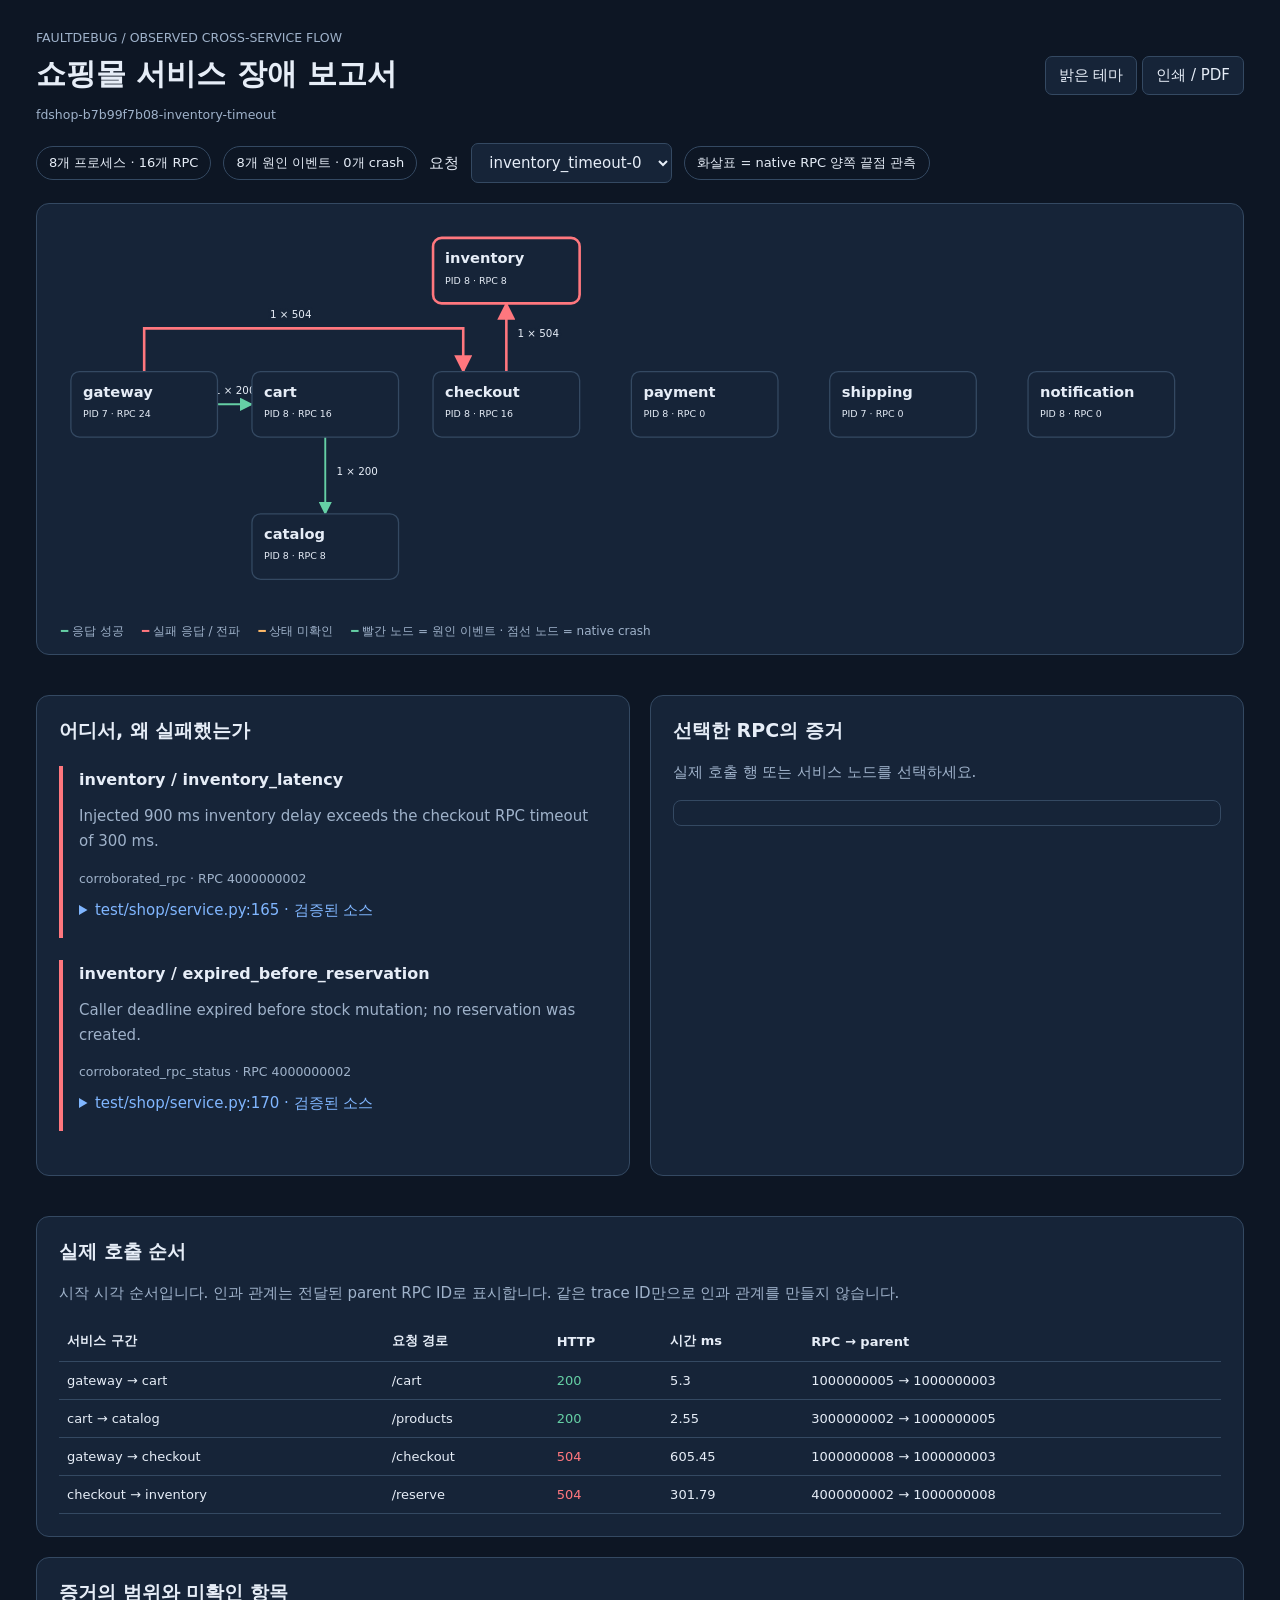
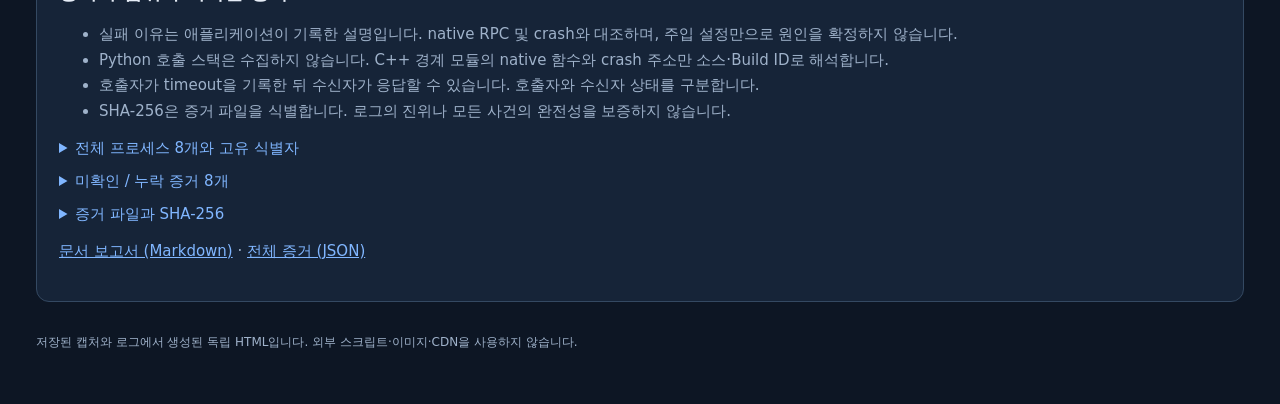
<file: site/reports/inventory_timeout/report.ko.html>
<!doctype html><html lang="ko"><head><meta charset="utf-8"><meta name="viewport" content="width=device-width,initial-scale=1"><title>FaultDebug · 서비스 장애 보고서</title><link rel="icon" href="data:,"><style>
:root{color-scheme:dark;--bg:#0d1624;--panel:#162438;--ink:#e6edf7;--muted:#9fb2ca;--line:#344962;--ok:#65cfa5;--warn:#ffba69;--bad:#ff777e;--blue:#80b6ff}body.light{color-scheme:light;--bg:#f3f6fa;--panel:#fff;--ink:#172943;--muted:#516682;--line:#bdcbdc;--ok:#187255;--warn:#8b510e;--bad:#b62439;--blue:#2467b5}*{box-sizing:border-box}body{margin:0;font:15px system-ui,sans-serif;background:var(--bg);color:var(--ink)}main{max-width:1550px;margin:auto;padding:28px 36px}header{display:flex;justify-content:space-between;align-items:center;gap:24px}h1{font-size:30px;margin:8px 0 10px}h2{font-size:19px;margin:0 0 16px}p{line-height:1.65;color:var(--muted)}small{color:var(--muted)}button,select{font:inherit;background:var(--panel);color:var(--ink);border:1px solid var(--line);border-radius:7px;padding:9px 13px;cursor:pointer}:focus-visible{outline:3px solid var(--blue)}.bar{display:flex;align-items:center;flex-wrap:wrap;gap:12px;margin:20px 0}.badge{padding:7px 12px;border:1px solid var(--line);border-radius:20px;font-size:13px}.bad{color:var(--bad)}.ok{color:var(--ok)}.warn{color:var(--warn)}.panel{background:var(--panel);border:1px solid var(--line);border-radius:13px;padding:22px;margin:20px 0}.flow{padding:8px 8px 0}svg{width:100%;height:auto;display:block}svg text{font-family:system-ui,sans-serif}.node rect{fill:var(--panel);stroke:var(--line);stroke-width:1.5}.node text{fill:var(--ink)}.node.root rect{stroke:var(--bad);stroke-width:3}.node.crashed rect{stroke-dasharray:6 4}.edge{fill:none;stroke:var(--ok);stroke-width:2.2}.edge.failed{stroke:var(--bad);stroke-width:3}.edge.unresolved{stroke:var(--warn);stroke-dasharray:5 4}.edge-label{fill:var(--ink);font-size:12px;paint-order:stroke;stroke:var(--panel);stroke-width:6;stroke-linejoin:round}.detail-grid{display:grid;grid-template-columns:1fr 1fr;gap:20px}.cause{border-left:4px solid var(--bad);padding:4px 0 4px 16px;margin:22px 0}.cause h3{font-size:16px;margin:0 0 8px}pre{white-space:pre-wrap;overflow-wrap:anywhere;font:12px/1.65 ui-monospace,monospace;border:1px solid var(--line);padding:12px;border-radius:8px}table{width:100%;border-collapse:collapse;font-size:13px}td,th{text-align:left;padding:11px 8px;border-bottom:1px solid var(--line)}tbody tr{cursor:pointer}tbody tr:hover,tbody tr.selected{background:color-mix(in srgb,var(--blue) 12%,transparent)}code{font-size:12px;overflow-wrap:anywhere}a{color:var(--blue)}.limits li{line-height:1.7;color:var(--muted)}details{margin:14px 0}summary{cursor:pointer;color:var(--blue)}.source-active{color:var(--bad);font-weight:bold}.legend{display:flex;gap:18px;flex-wrap:wrap;padding:6px 16px 14px;font-size:12px;color:var(--muted)}.legend span:before{content:'━ ';color:var(--ok)}.legend .error:before{color:var(--bad)}.legend .unknown:before{color:var(--warn)}footer{color:var(--muted);font-size:12px;padding:12px 0 25px}@media(max-width:850px){main{padding:20px 14px}.detail-grid{grid-template-columns:1fr}header{align-items:start}h1{font-size:24px}.table-wrap{overflow-x:auto}}@media print{body{--bg:#fff;--panel:#fff;--ink:#14273e;--muted:#52667c;--line:#ccc;--bad:#b62439;--ok:#187255;color-scheme:light}main{max-width:none;padding:0}.bar,header button{display:none}.panel{break-inside:avoid}.detail-grid{display:block}table{font-size:10px}svg{max-height:350px}.cause{break-inside:avoid}}
</style></head><body><main><header><div><small>FAULTDEBUG / OBSERVED CROSS-SERVICE FLOW</small><h1>쇼핑몰 서비스 장애 보고서</h1><small id="session"></small></div><div><button id="theme">밝은 테마</button> <button id="print">인쇄 / PDF</button></div></header><div class="bar"><span id="counts" class="badge"></span><span id="failures" class="badge"></span><label for="request">요청</label><select id="request"></select><span class="badge">화살표 = native RPC 양쪽 끝점 관측</span></div><section class="panel flow" aria-label="실제 프로세스 간 흐름"><svg id="flow" role="img" aria-label="쇼핑몰 서비스의 관측된 RPC 연결"></svg><div class="legend"><span>응답 성공</span><span class="error">실패 응답 / 전파</span><span class="unknown">상태 미확인</span><span>빨간 노드 = 원인 이벤트 · 점선 노드 = native crash</span></div></section><div class="detail-grid"><section class="panel"><h2>어디서, 왜 실패했는가</h2><div id="causes"></div></section><section class="panel"><h2>선택한 RPC의 증거</h2><p id="selection">실제 호출 행 또는 서비스 노드를 선택하세요.</p><pre id="call-detail"></pre><div id="crash-links"></div></section></div><section class="panel"><h2>실제 호출 순서</h2><p>시작 시각 순서입니다. 인과 관계는 전달된 parent RPC ID로 표시합니다. 같은 trace ID만으로 인과 관계를 만들지 않습니다.</p><div class="table-wrap"><table><thead><tr><th>서비스 구간</th><th>요청 경로</th><th>HTTP</th><th>시간 ms</th><th>RPC → parent</th></tr></thead><tbody id="calls"></tbody></table></div></section><section class="panel"><h2>증거의 범위와 미확인 항목</h2><ul class="limits"><li>실패 이유는 애플리케이션이 기록한 설명입니다. native RPC 및 crash와 대조하며, 주입 설정만으로 원인을 확정하지 않습니다.</li><li>Python 호출 스택은 수집하지 않습니다. C++ 경계 모듈의 native 함수와 crash 주소만 소스·Build ID로 해석합니다.</li><li>호출자가 timeout을 기록한 뒤 수신자가 응답할 수 있습니다. 호출자와 수신자 상태를 구분합니다.</li><li>SHA-256은 증거 파일을 식별합니다. 로그의 진위나 모든 사건의 완전성을 보증하지 않습니다.</li></ul><details><summary id="gaps-label"></summary><pre id="gaps"></pre></details><details><summary>증거 파일과 SHA-256</summary><pre id="evidence"></pre></details><p><a href="report.md">문서 보고서 (Markdown)</a> · <a href="report.json">전체 증거 (JSON)</a></p></section><footer>저장된 캡처와 로그에서 생성된 독립 HTML입니다. 외부 스크립트·이미지·CDN을 사용하지 않습니다.</footer></main><script id="data" type="application/json">{"schema": 1, "session_id": "fdshop-b7b99f7b08-inventory-timeout", "services": [{"index": 0, "role": "cart", "process_id": "fdshop-b7b99f7b08-inventory-timeout-cart", "generation": 1, "session_id": "fdshop-b7b99f7b08-inventory-timeout", "pid": 8, "artifact": "cart/fault-8.fault", "rpc_events": 16, "signal": null, "crashes": 0, "rpc_status": "complete", "native_complete": true, "unresolved": []}, {"index": 1, "role": "catalog", "process_id": "fdshop-b7b99f7b08-inventory-timeout-catalog", "generation": 1, "session_id": "fdshop-b7b99f7b08-inventory-timeout", "pid": 8, "artifact": "catalog/fault-8.fault", "rpc_events": 8, "signal": null, "crashes": 0, "rpc_status": "complete", "native_complete": true, "unresolved": []}, {"index": 2, "role": "checkout", "process_id": "fdshop-b7b99f7b08-inventory-timeout-checkout", "generation": 1, "session_id": "fdshop-b7b99f7b08-inventory-timeout", "pid": 8, "artifact": "checkout/fault-8.fault", "rpc_events": 16, "signal": null, "crashes": 0, "rpc_status": "complete", "native_complete": true, "unresolved": []}, {"index": 3, "role": "gateway", "process_id": "fdshop-b7b99f7b08-inventory-timeout-gateway", "generation": 1, "session_id": "fdshop-b7b99f7b08-inventory-timeout", "pid": 7, "artifact": "gateway/fault-7.fault", "rpc_events": 24, "signal": null, "crashes": 0, "rpc_status": "complete", "native_complete": true, "unresolved": []}, {"index": 4, "role": "inventory", "process_id": "fdshop-b7b99f7b08-inventory-timeout-inventory", "generation": 1, "session_id": "fdshop-b7b99f7b08-inventory-timeout", "pid": 8, "artifact": "inventory/fault-8.fault", "rpc_events": 8, "signal": null, "crashes": 0, "rpc_status": "complete", "native_complete": true, "unresolved": []}, {"index": 5, "role": "notification", "process_id": "fdshop-b7b99f7b08-inventory-timeout-notification", "generation": 1, "session_id": "fdshop-b7b99f7b08-inventory-timeout", "pid": 8, "artifact": "notification/fault-8.fault", "rpc_events": 0, "signal": null, "crashes": 0, "rpc_status": "limited", "native_complete": true, "unresolved": [{"reason": "semantic_rpc_events_empty", "evidence": "rpc"}]}, {"index": 6, "role": "payment", "process_id": "fdshop-b7b99f7b08-inventory-timeout-payment", "generation": 1, "session_id": "fdshop-b7b99f7b08-inventory-timeout", "pid": 8, "artifact": "payment/fault-8.fault", "rpc_events": 0, "signal": null, "crashes": 0, "rpc_status": "limited", "native_complete": true, "unresolved": [{"reason": "semantic_rpc_events_empty", "evidence": "rpc"}]}, {"index": 7, "role": "shipping", "process_id": "fdshop-b7b99f7b08-inventory-timeout-shipping", "generation": 1, "session_id": "fdshop-b7b99f7b08-inventory-timeout", "pid": 7, "artifact": "shipping/fault-7.fault", "rpc_events": 0, "signal": null, "crashes": 0, "rpc_status": "limited", "native_complete": true, "unresolved": [{"reason": "semantic_rpc_events_empty", "evidence": "rpc"}]}], "calls": [{"kind": "rpc", "rpc_id": 1000000005, "from_pid": 7, "to_pid": 8, "method_id": 2, "evidence": ["semantic_rpc_events"], "from_process_id": "fdshop-b7b99f7b08-inventory-timeout-gateway", "to_process_id": "fdshop-b7b99f7b08-inventory-timeout-cart", "from_process_generation": 1, "to_process_generation": 1, "session_id": "fdshop-b7b99f7b08-inventory-timeout", "trace_id_hi": 0, "trace_id_lo": 1000000004, "from_service": "gateway", "to_service": "cart", "path": "/cart", "request_id": "inventory_timeout-0", "parent_rpc_id": 1000000003, "started_ns": 97606058186, "timeout_ms": 3000, "receiver_begin_observed": true, "receiver_end_observed": true, "receiver_status": 200, "symptoms": [], "status": 200, "duration_ms": 5.3}, {"kind": "rpc", "rpc_id": 1000000006, "from_pid": 7, "to_pid": 8, "method_id": 2, "evidence": ["semantic_rpc_events"], "from_process_id": "fdshop-b7b99f7b08-inventory-timeout-gateway", "to_process_id": "fdshop-b7b99f7b08-inventory-timeout-cart", "from_process_generation": 1, "to_process_generation": 1, "session_id": "fdshop-b7b99f7b08-inventory-timeout", "trace_id_hi": 0, "trace_id_lo": 1000000002, "from_service": "gateway", "to_service": "cart", "path": "/cart", "request_id": "inventory_timeout-1", "parent_rpc_id": 1000000001, "started_ns": 97606165602, "timeout_ms": 3000, "receiver_begin_observed": true, "receiver_end_observed": true, "receiver_status": 200, "symptoms": [], "status": 200, "duration_ms": 4.87}, {"kind": "rpc", "rpc_id": 3000000001, "from_pid": 8, "to_pid": 8, "method_id": 1, "evidence": ["semantic_rpc_events"], "from_process_id": "fdshop-b7b99f7b08-inventory-timeout-cart", "to_process_id": "fdshop-b7b99f7b08-inventory-timeout-catalog", "from_process_generation": 1, "to_process_generation": 1, "session_id": "fdshop-b7b99f7b08-inventory-timeout", "trace_id_hi": 0, "trace_id_lo": 1000000002, "from_service": "cart", "to_service": "catalog", "path": "/products", "request_id": "inventory_timeout-1", "parent_rpc_id": 1000000006, "started_ns": 97607914161, "timeout_ms": 3000, "receiver_begin_observed": true, "receiver_end_observed": true, "receiver_status": 200, "symptoms": [], "status": 200, "duration_ms": 2.42}, {"kind": "rpc", "rpc_id": 3000000002, "from_pid": 8, "to_pid": 8, "method_id": 1, "evidence": ["semantic_rpc_events"], "from_process_id": "fdshop-b7b99f7b08-inventory-timeout-cart", "to_process_id": "fdshop-b7b99f7b08-inventory-timeout-catalog", "from_process_generation": 1, "to_process_generation": 1, "session_id": "fdshop-b7b99f7b08-inventory-timeout", "trace_id_hi": 0, "trace_id_lo": 1000000004, "from_service": "cart", "to_service": "catalog", "path": "/products", "request_id": "inventory_timeout-0", "parent_rpc_id": 1000000005, "started_ns": 97608126284, "timeout_ms": 3000, "receiver_begin_observed": true, "receiver_end_observed": true, "receiver_status": 200, "symptoms": [], "status": 200, "duration_ms": 2.55}, {"kind": "rpc", "rpc_id": 1000000007, "from_pid": 7, "to_pid": 8, "method_id": 3, "evidence": ["semantic_rpc_events"], "from_process_id": "fdshop-b7b99f7b08-inventory-timeout-gateway", "to_process_id": "fdshop-b7b99f7b08-inventory-timeout-checkout", "from_process_generation": 1, "to_process_generation": 1, "session_id": "fdshop-b7b99f7b08-inventory-timeout", "trace_id_hi": 0, "trace_id_lo": 1000000002, "from_service": "gateway", "to_service": "checkout", "path": "/checkout", "request_id": "inventory_timeout-1", "parent_rpc_id": 1000000001, "started_ns": 97611140512, "timeout_ms": 3000, "receiver_begin_observed": true, "receiver_end_observed": true, "receiver_status": 504, "symptoms": [], "status": 504, "duration_ms": 303.87}, {"kind": "rpc", "rpc_id": 1000000008, "from_pid": 7, "to_pid": 8, "method_id": 3, "evidence": ["semantic_rpc_events"], "from_process_id": "fdshop-b7b99f7b08-inventory-timeout-gateway", "to_process_id": "fdshop-b7b99f7b08-inventory-timeout-checkout", "from_process_generation": 1, "to_process_generation": 1, "session_id": "fdshop-b7b99f7b08-inventory-timeout", "trace_id_hi": 0, "trace_id_lo": 1000000004, "from_service": "gateway", "to_service": "checkout", "path": "/checkout", "request_id": "inventory_timeout-0", "parent_rpc_id": 1000000003, "started_ns": 97611524066, "timeout_ms": 3000, "receiver_begin_observed": true, "receiver_end_observed": true, "receiver_status": 504, "symptoms": [], "status": 504, "duration_ms": 605.45}, {"kind": "rpc", "rpc_id": 4000000001, "from_pid": 8, "to_pid": 8, "method_id": 4, "evidence": ["semantic_rpc_events"], "from_process_id": "fdshop-b7b99f7b08-inventory-timeout-checkout", "to_process_id": "fdshop-b7b99f7b08-inventory-timeout-inventory", "from_process_generation": 1, "to_process_generation": 1, "session_id": "fdshop-b7b99f7b08-inventory-timeout", "trace_id_hi": 0, "trace_id_lo": 1000000002, "from_service": "checkout", "to_service": "inventory", "path": "/reserve", "request_id": "inventory_timeout-1", "parent_rpc_id": 1000000007, "started_ns": 97612951347, "timeout_ms": 300, "receiver_begin_observed": true, "receiver_end_observed": true, "receiver_status": 504, "symptoms": [{"code": "upstream_deadline", "reason": "No response arrived within the caller's RPC timeout.", "status": 504, "log_path": "checkout/events.jsonl", "log_line": 5}], "status": 504, "duration_ms": 301.42}, {"kind": "rpc", "rpc_id": 4000000002, "from_pid": 8, "to_pid": 8, "method_id": 4, "evidence": ["semantic_rpc_events"], "from_process_id": "fdshop-b7b99f7b08-inventory-timeout-checkout", "to_process_id": "fdshop-b7b99f7b08-inventory-timeout-inventory", "from_process_generation": 1, "to_process_generation": 1, "session_id": "fdshop-b7b99f7b08-inventory-timeout", "trace_id_hi": 0, "trace_id_lo": 1000000004, "from_service": "checkout", "to_service": "inventory", "path": "/reserve", "request_id": "inventory_timeout-0", "parent_rpc_id": 1000000008, "started_ns": 97914548964, "timeout_ms": 300, "receiver_begin_observed": true, "receiver_end_observed": true, "receiver_status": 504, "symptoms": [{"code": "upstream_deadline", "reason": "No response arrived within the caller's RPC timeout.", "status": 504, "log_path": "checkout/events.jsonl", "log_line": 10}], "status": 504, "duration_ms": 301.79}, {"kind": "rpc", "rpc_id": 1000000011, "from_pid": 7, "to_pid": 8, "method_id": 2, "evidence": ["semantic_rpc_events"], "from_process_id": "fdshop-b7b99f7b08-inventory-timeout-gateway", "to_process_id": "fdshop-b7b99f7b08-inventory-timeout-cart", "from_process_generation": 1, "to_process_generation": 1, "session_id": "fdshop-b7b99f7b08-inventory-timeout", "trace_id_hi": 0, "trace_id_lo": 1000000010, "from_service": "gateway", "to_service": "cart", "path": "/cart", "request_id": "inventory_timeout-2", "parent_rpc_id": 1000000009, "started_ns": 97916587695, "timeout_ms": 3000, "receiver_begin_observed": true, "receiver_end_observed": true, "receiver_status": 200, "symptoms": [], "status": 200, "duration_ms": 2.5}, {"kind": "rpc", "rpc_id": 3000000003, "from_pid": 8, "to_pid": 8, "method_id": 1, "evidence": ["semantic_rpc_events"], "from_process_id": "fdshop-b7b99f7b08-inventory-timeout-cart", "to_process_id": "fdshop-b7b99f7b08-inventory-timeout-catalog", "from_process_generation": 1, "to_process_generation": 1, "session_id": "fdshop-b7b99f7b08-inventory-timeout", "trace_id_hi": 0, "trace_id_lo": 1000000010, "from_service": "cart", "to_service": "catalog", "path": "/products", "request_id": "inventory_timeout-2", "parent_rpc_id": 1000000011, "started_ns": 97917516687, "timeout_ms": 3000, "receiver_begin_observed": true, "receiver_end_observed": true, "receiver_status": 200, "symptoms": [], "status": 200, "duration_ms": 1.18}, {"kind": "rpc", "rpc_id": 1000000012, "from_pid": 7, "to_pid": 8, "method_id": 3, "evidence": ["semantic_rpc_events"], "from_process_id": "fdshop-b7b99f7b08-inventory-timeout-gateway", "to_process_id": "fdshop-b7b99f7b08-inventory-timeout-checkout", "from_process_generation": 1, "to_process_generation": 1, "session_id": "fdshop-b7b99f7b08-inventory-timeout", "trace_id_hi": 0, "trace_id_lo": 1000000010, "from_service": "gateway", "to_service": "checkout", "path": "/checkout", "request_id": "inventory_timeout-2", "parent_rpc_id": 1000000009, "started_ns": 97919158794, "timeout_ms": 3000, "receiver_begin_observed": true, "receiver_end_observed": true, "receiver_status": 504, "symptoms": [], "status": 504, "duration_ms": 599.63}, {"kind": "rpc", "rpc_id": 4000000003, "from_pid": 8, "to_pid": 8, "method_id": 4, "evidence": ["semantic_rpc_events"], "from_process_id": "fdshop-b7b99f7b08-inventory-timeout-checkout", "to_process_id": "fdshop-b7b99f7b08-inventory-timeout-inventory", "from_process_generation": 1, "to_process_generation": 1, "session_id": "fdshop-b7b99f7b08-inventory-timeout", "trace_id_hi": 0, "trace_id_lo": 1000000010, "from_service": "checkout", "to_service": "inventory", "path": "/reserve", "request_id": "inventory_timeout-2", "parent_rpc_id": 1000000012, "started_ns": 98216498651, "timeout_ms": 300, "receiver_begin_observed": true, "receiver_end_observed": true, "receiver_status": 504, "symptoms": [{"code": "upstream_deadline", "reason": "No response arrived within the caller's RPC timeout.", "status": 504, "log_path": "checkout/events.jsonl", "log_line": 15}], "status": 504, "duration_ms": 301.55}, {"kind": "rpc", "rpc_id": 1000000015, "from_pid": 7, "to_pid": 8, "method_id": 2, "evidence": ["semantic_rpc_events"], "from_process_id": "fdshop-b7b99f7b08-inventory-timeout-gateway", "to_process_id": "fdshop-b7b99f7b08-inventory-timeout-cart", "from_process_generation": 1, "to_process_generation": 1, "session_id": "fdshop-b7b99f7b08-inventory-timeout", "trace_id_hi": 0, "trace_id_lo": 1000000014, "from_service": "gateway", "to_service": "cart", "path": "/cart", "request_id": "inventory_timeout-3", "parent_rpc_id": 1000000013, "started_ns": 98218554932, "timeout_ms": 3000, "receiver_begin_observed": true, "receiver_end_observed": true, "receiver_status": 200, "symptoms": [], "status": 200, "duration_ms": 2.41}, {"kind": "rpc", "rpc_id": 3000000004, "from_pid": 8, "to_pid": 8, "method_id": 1, "evidence": ["semantic_rpc_events"], "from_process_id": "fdshop-b7b99f7b08-inventory-timeout-cart", "to_process_id": "fdshop-b7b99f7b08-inventory-timeout-catalog", "from_process_generation": 1, "to_process_generation": 1, "session_id": "fdshop-b7b99f7b08-inventory-timeout", "trace_id_hi": 0, "trace_id_lo": 1000000014, "from_service": "cart", "to_service": "catalog", "path": "/products", "request_id": "inventory_timeout-3", "parent_rpc_id": 1000000015, "started_ns": 98219464354, "timeout_ms": 3000, "receiver_begin_observed": true, "receiver_end_observed": true, "receiver_status": 200, "symptoms": [], "status": 200, "duration_ms": 1.15}, {"kind": "rpc", "rpc_id": 1000000016, "from_pid": 7, "to_pid": 8, "method_id": 3, "evidence": ["semantic_rpc_events"], "from_process_id": "fdshop-b7b99f7b08-inventory-timeout-gateway", "to_process_id": "fdshop-b7b99f7b08-inventory-timeout-checkout", "from_process_generation": 1, "to_process_generation": 1, "session_id": "fdshop-b7b99f7b08-inventory-timeout", "trace_id_hi": 0, "trace_id_lo": 1000000014, "from_service": "gateway", "to_service": "checkout", "path": "/checkout", "request_id": "inventory_timeout-3", "parent_rpc_id": 1000000013, "started_ns": 98221084343, "timeout_ms": 3000, "receiver_begin_observed": true, "receiver_end_observed": true, "receiver_status": 504, "symptoms": [], "status": 504, "duration_ms": 599.05}, {"kind": "rpc", "rpc_id": 4000000004, "from_pid": 8, "to_pid": 8, "method_id": 4, "evidence": ["semantic_rpc_events"], "from_process_id": "fdshop-b7b99f7b08-inventory-timeout-checkout", "to_process_id": "fdshop-b7b99f7b08-inventory-timeout-inventory", "from_process_generation": 1, "to_process_generation": 1, "session_id": "fdshop-b7b99f7b08-inventory-timeout", "trace_id_hi": 0, "trace_id_lo": 1000000014, "from_service": "checkout", "to_service": "inventory", "path": "/reserve", "request_id": "inventory_timeout-3", "parent_rpc_id": 1000000016, "started_ns": 98518214616, "timeout_ms": 300, "receiver_begin_observed": true, "receiver_end_observed": true, "receiver_status": 504, "symptoms": [{"code": "upstream_deadline", "reason": "No response arrived within the caller's RPC timeout.", "status": 504, "log_path": "checkout/events.jsonl", "log_line": 19}], "status": 504, "duration_ms": 301.37}], "native_relations": [{"kind": "rpc", "rpc_id": 1000000006, "from_pid": 7, "to_pid": 8, "method_id": 2, "evidence": ["semantic_rpc_events"], "from_process_id": "fdshop-b7b99f7b08-inventory-timeout-gateway", "to_process_id": "fdshop-b7b99f7b08-inventory-timeout-cart", "from_process_generation": 1, "to_process_generation": 1, "session_id": "fdshop-b7b99f7b08-inventory-timeout", "trace_id_hi": 0, "trace_id_lo": 1000000002}, {"kind": "rpc", "rpc_id": 1000000005, "from_pid": 7, "to_pid": 8, "method_id": 2, "evidence": ["semantic_rpc_events"], "from_process_id": "fdshop-b7b99f7b08-inventory-timeout-gateway", "to_process_id": "fdshop-b7b99f7b08-inventory-timeout-cart", "from_process_generation": 1, "to_process_generation": 1, "session_id": "fdshop-b7b99f7b08-inventory-timeout", "trace_id_hi": 0, "trace_id_lo": 1000000004}, {"kind": "rpc", "rpc_id": 3000000001, "from_pid": 8, "to_pid": 8, "method_id": 1, "evidence": ["semantic_rpc_events"], "from_process_id": "fdshop-b7b99f7b08-inventory-timeout-cart", "to_process_id": "fdshop-b7b99f7b08-inventory-timeout-catalog", "from_process_generation": 1, "to_process_generation": 1, "session_id": "fdshop-b7b99f7b08-inventory-timeout", "trace_id_hi": 0, "trace_id_lo": 1000000002}, {"kind": "rpc", "rpc_id": 3000000002, "from_pid": 8, "to_pid": 8, "method_id": 1, "evidence": ["semantic_rpc_events"], "from_process_id": "fdshop-b7b99f7b08-inventory-timeout-cart", "to_process_id": "fdshop-b7b99f7b08-inventory-timeout-catalog", "from_process_generation": 1, "to_process_generation": 1, "session_id": "fdshop-b7b99f7b08-inventory-timeout", "trace_id_hi": 0, "trace_id_lo": 1000000004}, {"kind": "rpc", "rpc_id": 1000000011, "from_pid": 7, "to_pid": 8, "method_id": 2, "evidence": ["semantic_rpc_events"], "from_process_id": "fdshop-b7b99f7b08-inventory-timeout-gateway", "to_process_id": "fdshop-b7b99f7b08-inventory-timeout-cart", "from_process_generation": 1, "to_process_generation": 1, "session_id": "fdshop-b7b99f7b08-inventory-timeout", "trace_id_hi": 0, "trace_id_lo": 1000000010}, {"kind": "rpc", "rpc_id": 3000000003, "from_pid": 8, "to_pid": 8, "method_id": 1, "evidence": ["semantic_rpc_events"], "from_process_id": "fdshop-b7b99f7b08-inventory-timeout-cart", "to_process_id": "fdshop-b7b99f7b08-inventory-timeout-catalog", "from_process_generation": 1, "to_process_generation": 1, "session_id": "fdshop-b7b99f7b08-inventory-timeout", "trace_id_hi": 0, "trace_id_lo": 1000000010}, {"kind": "rpc", "rpc_id": 1000000015, "from_pid": 7, "to_pid": 8, "method_id": 2, "evidence": ["semantic_rpc_events"], "from_process_id": "fdshop-b7b99f7b08-inventory-timeout-gateway", "to_process_id": "fdshop-b7b99f7b08-inventory-timeout-cart", "from_process_generation": 1, "to_process_generation": 1, "session_id": "fdshop-b7b99f7b08-inventory-timeout", "trace_id_hi": 0, "trace_id_lo": 1000000014}, {"kind": "rpc", "rpc_id": 3000000004, "from_pid": 8, "to_pid": 8, "method_id": 1, "evidence": ["semantic_rpc_events"], "from_process_id": "fdshop-b7b99f7b08-inventory-timeout-cart", "to_process_id": "fdshop-b7b99f7b08-inventory-timeout-catalog", "from_process_generation": 1, "to_process_generation": 1, "session_id": "fdshop-b7b99f7b08-inventory-timeout", "trace_id_hi": 0, "trace_id_lo": 1000000014}, {"kind": "rpc", "rpc_id": 1000000007, "from_pid": 7, "to_pid": 8, "method_id": 3, "evidence": ["semantic_rpc_events"], "from_process_id": "fdshop-b7b99f7b08-inventory-timeout-gateway", "to_process_id": "fdshop-b7b99f7b08-inventory-timeout-checkout", "from_process_generation": 1, "to_process_generation": 1, "session_id": "fdshop-b7b99f7b08-inventory-timeout", "trace_id_hi": 0, "trace_id_lo": 1000000002}, {"kind": "rpc", "rpc_id": 1000000008, "from_pid": 7, "to_pid": 8, "method_id": 3, "evidence": ["semantic_rpc_events"], "from_process_id": "fdshop-b7b99f7b08-inventory-timeout-gateway", "to_process_id": "fdshop-b7b99f7b08-inventory-timeout-checkout", "from_process_generation": 1, "to_process_generation": 1, "session_id": "fdshop-b7b99f7b08-inventory-timeout", "trace_id_hi": 0, "trace_id_lo": 1000000004}, {"kind": "rpc", "rpc_id": 4000000001, "from_pid": 8, "to_pid": 8, "method_id": 4, "evidence": ["semantic_rpc_events"], "from_process_id": "fdshop-b7b99f7b08-inventory-timeout-checkout", "to_process_id": "fdshop-b7b99f7b08-inventory-timeout-inventory", "from_process_generation": 1, "to_process_generation": 1, "session_id": "fdshop-b7b99f7b08-inventory-timeout", "trace_id_hi": 0, "trace_id_lo": 1000000002}, {"kind": "rpc", "rpc_id": 4000000002, "from_pid": 8, "to_pid": 8, "method_id": 4, "evidence": ["semantic_rpc_events"], "from_process_id": "fdshop-b7b99f7b08-inventory-timeout-checkout", "to_process_id": "fdshop-b7b99f7b08-inventory-timeout-inventory", "from_process_generation": 1, "to_process_generation": 1, "session_id": "fdshop-b7b99f7b08-inventory-timeout", "trace_id_hi": 0, "trace_id_lo": 1000000004}, {"kind": "rpc", "rpc_id": 1000000012, "from_pid": 7, "to_pid": 8, "method_id": 3, "evidence": ["semantic_rpc_events"], "from_process_id": "fdshop-b7b99f7b08-inventory-timeout-gateway", "to_process_id": "fdshop-b7b99f7b08-inventory-timeout-checkout", "from_process_generation": 1, "to_process_generation": 1, "session_id": "fdshop-b7b99f7b08-inventory-timeout", "trace_id_hi": 0, "trace_id_lo": 1000000010}, {"kind": "rpc", "rpc_id": 4000000003, "from_pid": 8, "to_pid": 8, "method_id": 4, "evidence": ["semantic_rpc_events"], "from_process_id": "fdshop-b7b99f7b08-inventory-timeout-checkout", "to_process_id": "fdshop-b7b99f7b08-inventory-timeout-inventory", "from_process_generation": 1, "to_process_generation": 1, "session_id": "fdshop-b7b99f7b08-inventory-timeout", "trace_id_hi": 0, "trace_id_lo": 1000000010}, {"kind": "rpc", "rpc_id": 1000000016, "from_pid": 7, "to_pid": 8, "method_id": 3, "evidence": ["semantic_rpc_events"], "from_process_id": "fdshop-b7b99f7b08-inventory-timeout-gateway", "to_process_id": "fdshop-b7b99f7b08-inventory-timeout-checkout", "from_process_generation": 1, "to_process_generation": 1, "session_id": "fdshop-b7b99f7b08-inventory-timeout", "trace_id_hi": 0, "trace_id_lo": 1000000014}, {"kind": "rpc", "rpc_id": 4000000004, "from_pid": 8, "to_pid": 8, "method_id": 4, "evidence": ["semantic_rpc_events"], "from_process_id": "fdshop-b7b99f7b08-inventory-timeout-checkout", "to_process_id": "fdshop-b7b99f7b08-inventory-timeout-inventory", "from_process_generation": 1, "to_process_generation": 1, "session_id": "fdshop-b7b99f7b08-inventory-timeout", "trace_id_hi": 0, "trace_id_lo": 1000000014}], "causes": [{"schema": 1, "kind": "fault_triggered", "service": "inventory", "process_id": "fdshop-b7b99f7b08-inventory-timeout-inventory", "process_generation": 1, "session_id": "fdshop-b7b99f7b08-inventory-timeout", "pid": 8, "tid": 9, "monotonic_ns": 97614128154, "source_file": "test/shop/service.py", "source_line": 165, "rpc_id": 4000000001, "trace_id": 1000000002, "parent_rpc_id": 1000000007, "request_id": "inventory_timeout-1", "code": "inventory_latency", "delay_ms": 900, "reason": "Injected 900 ms inventory delay exceeds the checkout RPC timeout of 300 ms.", "log_path": "inventory/events.jsonl", "log_line": 3, "native_rpc_matched": true, "evidence_class": "application_self_report", "assessment": "corroborated_rpc", "source": {"file": "test/shop/service.py", "line": 165, "sha256": "3b789a99231804fa3e980fb878751438c0e365c9e000fd52d92fb045e7c586a3", "lines": [{"line": 162, "text": "            if scenario == \"inventory_shortage\":"}, {"line": 163, "text": "                return failure(ctx, \"inventory_shortage\", \"Injected stock budget is zero; requested quantity cannot be reserved.\", 409)"}, {"line": 164, "text": "            if scenario == \"inventory_timeout\":"}, {"line": 165, "text": "                emit(\"fault_triggered\", ctx, code=\"inventory_latency\", delay_ms=900,"}, {"line": 166, "text": "                     reason=\"Injected 900 ms inventory delay exceeds the checkout RPC timeout of 300 ms.\")"}, {"line": 167, "text": "                time.sleep(0.9)"}, {"line": 168, "text": "            with LOCK:"}], "verification": "immutable_bundle_hash"}}, {"schema": 1, "kind": "fault_triggered", "service": "inventory", "process_id": "fdshop-b7b99f7b08-inventory-timeout-inventory", "process_generation": 1, "session_id": "fdshop-b7b99f7b08-inventory-timeout", "pid": 8, "tid": 10, "monotonic_ns": 97916335431, "source_file": "test/shop/service.py", "source_line": 165, "rpc_id": 4000000002, "trace_id": 1000000004, "parent_rpc_id": 1000000008, "request_id": "inventory_timeout-0", "code": "inventory_latency", "delay_ms": 900, "reason": "Injected 900 ms inventory delay exceeds the checkout RPC timeout of 300 ms.", "log_path": "inventory/events.jsonl", "log_line": 5, "native_rpc_matched": true, "evidence_class": "application_self_report", "assessment": "corroborated_rpc", "source": {"file": "test/shop/service.py", "line": 165, "sha256": "3b789a99231804fa3e980fb878751438c0e365c9e000fd52d92fb045e7c586a3", "lines": [{"line": 162, "text": "            if scenario == \"inventory_shortage\":"}, {"line": 163, "text": "                return failure(ctx, \"inventory_shortage\", \"Injected stock budget is zero; requested quantity cannot be reserved.\", 409)"}, {"line": 164, "text": "            if scenario == \"inventory_timeout\":"}, {"line": 165, "text": "                emit(\"fault_triggered\", ctx, code=\"inventory_latency\", delay_ms=900,"}, {"line": 166, "text": "                     reason=\"Injected 900 ms inventory delay exceeds the checkout RPC timeout of 300 ms.\")"}, {"line": 167, "text": "                time.sleep(0.9)"}, {"line": 168, "text": "            with LOCK:"}], "verification": "immutable_bundle_hash"}}, {"schema": 1, "kind": "fault_triggered", "service": "inventory", "process_id": "fdshop-b7b99f7b08-inventory-timeout-inventory", "process_generation": 1, "session_id": "fdshop-b7b99f7b08-inventory-timeout", "pid": 8, "tid": 11, "monotonic_ns": 98218124615, "source_file": "test/shop/service.py", "source_line": 165, "rpc_id": 4000000003, "trace_id": 1000000010, "parent_rpc_id": 1000000012, "request_id": "inventory_timeout-2", "code": "inventory_latency", "delay_ms": 900, "reason": "Injected 900 ms inventory delay exceeds the checkout RPC timeout of 300 ms.", "log_path": "inventory/events.jsonl", "log_line": 7, "native_rpc_matched": true, "evidence_class": "application_self_report", "assessment": "corroborated_rpc", "source": {"file": "test/shop/service.py", "line": 165, "sha256": "3b789a99231804fa3e980fb878751438c0e365c9e000fd52d92fb045e7c586a3", "lines": [{"line": 162, "text": "            if scenario == \"inventory_shortage\":"}, {"line": 163, "text": "                return failure(ctx, \"inventory_shortage\", \"Injected stock budget is zero; requested quantity cannot be reserved.\", 409)"}, {"line": 164, "text": "            if scenario == \"inventory_timeout\":"}, {"line": 165, "text": "                emit(\"fault_triggered\", ctx, code=\"inventory_latency\", delay_ms=900,"}, {"line": 166, "text": "                     reason=\"Injected 900 ms inventory delay exceeds the checkout RPC timeout of 300 ms.\")"}, {"line": 167, "text": "                time.sleep(0.9)"}, {"line": 168, "text": "            with LOCK:"}], "verification": "immutable_bundle_hash"}}, {"schema": 1, "kind": "failure", "service": "inventory", "process_id": "fdshop-b7b99f7b08-inventory-timeout-inventory", "process_generation": 1, "session_id": "fdshop-b7b99f7b08-inventory-timeout", "pid": 8, "tid": 9, "monotonic_ns": 98514871189, "source_file": "test/shop/service.py", "source_line": 170, "rpc_id": 4000000001, "trace_id": 1000000002, "parent_rpc_id": 1000000007, "request_id": "inventory_timeout-1", "code": "expired_before_reservation", "reason": "Caller deadline expired before stock mutation; no reservation was created.", "status": 504, "log_path": "inventory/events.jsonl", "log_line": 8, "native_rpc_matched": true, "evidence_class": "application_self_report", "assessment": "corroborated_rpc_status", "source": {"file": "test/shop/service.py", "line": 170, "sha256": "3b789a99231804fa3e980fb878751438c0e365c9e000fd52d92fb045e7c586a3", "lines": [{"line": 167, "text": "                time.sleep(0.9)"}, {"line": 168, "text": "            with LOCK:"}, {"line": 169, "text": "                if time.monotonic_ns() >= deadline:"}, {"line": 170, "text": "                    return failure(ctx, \"expired_before_reservation\", \"Caller deadline expired before stock mutation; no reservation was created.\", 504)"}, {"line": 171, "text": "                if order not in STATE[\"reservations\"]:"}, {"line": 172, "text": "                    if STATE[\"stock\"] \u003c quantity:"}, {"line": 173, "text": "                        return failure(ctx, \"stock_exhausted\", \"Insufficient remaining stock.\", 409)"}], "verification": "immutable_bundle_hash"}}, {"schema": 1, "kind": "fault_triggered", "service": "inventory", "process_id": "fdshop-b7b99f7b08-inventory-timeout-inventory", "process_generation": 1, "session_id": "fdshop-b7b99f7b08-inventory-timeout", "pid": 8, "tid": 9, "monotonic_ns": 98519692746, "source_file": "test/shop/service.py", "source_line": 165, "rpc_id": 4000000004, "trace_id": 1000000014, "parent_rpc_id": 1000000016, "request_id": "inventory_timeout-3", "code": "inventory_latency", "delay_ms": 900, "reason": "Injected 900 ms inventory delay exceeds the checkout RPC timeout of 300 ms.", "log_path": "inventory/events.jsonl", "log_line": 11, "native_rpc_matched": true, "evidence_class": "application_self_report", "assessment": "corroborated_rpc", "source": {"file": "test/shop/service.py", "line": 165, "sha256": "3b789a99231804fa3e980fb878751438c0e365c9e000fd52d92fb045e7c586a3", "lines": [{"line": 162, "text": "            if scenario == \"inventory_shortage\":"}, {"line": 163, "text": "                return failure(ctx, \"inventory_shortage\", \"Injected stock budget is zero; requested quantity cannot be reserved.\", 409)"}, {"line": 164, "text": "            if scenario == \"inventory_timeout\":"}, {"line": 165, "text": "                emit(\"fault_triggered\", ctx, code=\"inventory_latency\", delay_ms=900,"}, {"line": 166, "text": "                     reason=\"Injected 900 ms inventory delay exceeds the checkout RPC timeout of 300 ms.\")"}, {"line": 167, "text": "                time.sleep(0.9)"}, {"line": 168, "text": "            with LOCK:"}], "verification": "immutable_bundle_hash"}}, {"schema": 1, "kind": "failure", "service": "inventory", "process_id": "fdshop-b7b99f7b08-inventory-timeout-inventory", "process_generation": 1, "session_id": "fdshop-b7b99f7b08-inventory-timeout", "pid": 8, "tid": 10, "monotonic_ns": 98817105893, "source_file": "test/shop/service.py", "source_line": 170, "rpc_id": 4000000002, "trace_id": 1000000004, "parent_rpc_id": 1000000008, "request_id": "inventory_timeout-0", "code": "expired_before_reservation", "reason": "Caller deadline expired before stock mutation; no reservation was created.", "status": 504, "log_path": "inventory/events.jsonl", "log_line": 12, "native_rpc_matched": true, "evidence_class": "application_self_report", "assessment": "corroborated_rpc_status", "source": {"file": "test/shop/service.py", "line": 170, "sha256": "3b789a99231804fa3e980fb878751438c0e365c9e000fd52d92fb045e7c586a3", "lines": [{"line": 167, "text": "                time.sleep(0.9)"}, {"line": 168, "text": "            with LOCK:"}, {"line": 169, "text": "                if time.monotonic_ns() >= deadline:"}, {"line": 170, "text": "                    return failure(ctx, \"expired_before_reservation\", \"Caller deadline expired before stock mutation; no reservation was created.\", 504)"}, {"line": 171, "text": "                if order not in STATE[\"reservations\"]:"}, {"line": 172, "text": "                    if STATE[\"stock\"] \u003c quantity:"}, {"line": 173, "text": "                        return failure(ctx, \"stock_exhausted\", \"Insufficient remaining stock.\", 409)"}], "verification": "immutable_bundle_hash"}}, {"schema": 1, "kind": "failure", "service": "inventory", "process_id": "fdshop-b7b99f7b08-inventory-timeout-inventory", "process_generation": 1, "session_id": "fdshop-b7b99f7b08-inventory-timeout", "pid": 8, "tid": 11, "monotonic_ns": 99118705223, "source_file": "test/shop/service.py", "source_line": 170, "rpc_id": 4000000003, "trace_id": 1000000010, "parent_rpc_id": 1000000012, "request_id": "inventory_timeout-2", "code": "expired_before_reservation", "reason": "Caller deadline expired before stock mutation; no reservation was created.", "status": 504, "log_path": "inventory/events.jsonl", "log_line": 14, "native_rpc_matched": true, "evidence_class": "application_self_report", "assessment": "corroborated_rpc_status", "source": {"file": "test/shop/service.py", "line": 170, "sha256": "3b789a99231804fa3e980fb878751438c0e365c9e000fd52d92fb045e7c586a3", "lines": [{"line": 167, "text": "                time.sleep(0.9)"}, {"line": 168, "text": "            with LOCK:"}, {"line": 169, "text": "                if time.monotonic_ns() >= deadline:"}, {"line": 170, "text": "                    return failure(ctx, \"expired_before_reservation\", \"Caller deadline expired before stock mutation; no reservation was created.\", 504)"}, {"line": 171, "text": "                if order not in STATE[\"reservations\"]:"}, {"line": 172, "text": "                    if STATE[\"stock\"] \u003c quantity:"}, {"line": 173, "text": "                        return failure(ctx, \"stock_exhausted\", \"Insufficient remaining stock.\", 409)"}], "verification": "immutable_bundle_hash"}}, {"schema": 1, "kind": "failure", "service": "inventory", "process_id": "fdshop-b7b99f7b08-inventory-timeout-inventory", "process_generation": 1, "session_id": "fdshop-b7b99f7b08-inventory-timeout", "pid": 8, "tid": 9, "monotonic_ns": 99420264675, "source_file": "test/shop/service.py", "source_line": 170, "rpc_id": 4000000004, "trace_id": 1000000014, "parent_rpc_id": 1000000016, "request_id": "inventory_timeout-3", "code": "expired_before_reservation", "reason": "Caller deadline expired before stock mutation; no reservation was created.", "status": 504, "log_path": "inventory/events.jsonl", "log_line": 16, "native_rpc_matched": true, "evidence_class": "application_self_report", "assessment": "corroborated_rpc_status", "source": {"file": "test/shop/service.py", "line": 170, "sha256": "3b789a99231804fa3e980fb878751438c0e365c9e000fd52d92fb045e7c586a3", "lines": [{"line": 167, "text": "                time.sleep(0.9)"}, {"line": 168, "text": "            with LOCK:"}, {"line": 169, "text": "                if time.monotonic_ns() >= deadline:"}, {"line": 170, "text": "                    return failure(ctx, \"expired_before_reservation\", \"Caller deadline expired before stock mutation; no reservation was created.\", 504)"}, {"line": 171, "text": "                if order not in STATE[\"reservations\"]:"}, {"line": 172, "text": "                    if STATE[\"stock\"] \u003c quantity:"}, {"line": 173, "text": "                        return failure(ctx, \"stock_exhausted\", \"Insufficient remaining stock.\", 409)"}], "verification": "immutable_bundle_hash"}}], "events": [{"schema": 1, "kind": "process_started", "service": "cart", "process_id": "fdshop-b7b99f7b08-inventory-timeout-cart", "process_generation": 1, "session_id": "fdshop-b7b99f7b08-inventory-timeout", "pid": 8, "tid": 8, "monotonic_ns": 95970945746, "source_file": "test/shop/service.py", "source_line": 290, "log_path": "cart/events.jsonl", "log_line": 1, "native_rpc_matched": false}, {"schema": 1, "kind": "server_begin", "service": "cart", "process_id": "fdshop-b7b99f7b08-inventory-timeout-cart", "process_generation": 1, "session_id": "fdshop-b7b99f7b08-inventory-timeout", "pid": 8, "tid": 10, "monotonic_ns": 97607749543, "source_file": "test/shop/service.py", "source_line": 279, "rpc_id": 1000000006, "trace_id": 1000000002, "parent_rpc_id": 1000000001, "request_id": "inventory_timeout-1", "path": "/cart", "log_path": "cart/events.jsonl", "log_line": 2, "native_rpc_matched": true}, {"schema": 1, "kind": "server_begin", "service": "cart", "process_id": "fdshop-b7b99f7b08-inventory-timeout-cart", "process_generation": 1, "session_id": "fdshop-b7b99f7b08-inventory-timeout", "pid": 8, "tid": 9, "monotonic_ns": 97607792388, "source_file": "test/shop/service.py", "source_line": 279, "rpc_id": 1000000005, "trace_id": 1000000004, "parent_rpc_id": 1000000003, "request_id": "inventory_timeout-0", "path": "/cart", "log_path": "cart/events.jsonl", "log_line": 3, "native_rpc_matched": true}, {"schema": 1, "kind": "client_begin", "service": "cart", "process_id": "fdshop-b7b99f7b08-inventory-timeout-cart", "process_generation": 1, "session_id": "fdshop-b7b99f7b08-inventory-timeout", "pid": 8, "tid": 10, "monotonic_ns": 97607914161, "source_file": "test/shop/service.py", "source_line": 73, "trace_id": 1000000002, "rpc_id": 3000000001, "parent_rpc_id": 1000000006, "request_id": "inventory_timeout-1", "peer": "catalog", "path": "/products", "timeout_ms": 3000, "log_path": "cart/events.jsonl", "log_line": 4, "native_rpc_matched": true}, {"schema": 1, "kind": "client_begin", "service": "cart", "process_id": "fdshop-b7b99f7b08-inventory-timeout-cart", "process_generation": 1, "session_id": "fdshop-b7b99f7b08-inventory-timeout", "pid": 8, "tid": 9, "monotonic_ns": 97608126284, "source_file": "test/shop/service.py", "source_line": 73, "trace_id": 1000000004, "rpc_id": 3000000002, "parent_rpc_id": 1000000005, "request_id": "inventory_timeout-0", "peer": "catalog", "path": "/products", "timeout_ms": 3000, "log_path": "cart/events.jsonl", "log_line": 5, "native_rpc_matched": true}, {"schema": 1, "kind": "client_end", "service": "cart", "process_id": "fdshop-b7b99f7b08-inventory-timeout-cart", "process_generation": 1, "session_id": "fdshop-b7b99f7b08-inventory-timeout", "pid": 8, "tid": 10, "monotonic_ns": 97610332610, "source_file": "test/shop/service.py", "source_line": 94, "trace_id": 1000000002, "rpc_id": 3000000001, "parent_rpc_id": 1000000006, "request_id": "inventory_timeout-1", "peer": "catalog", "path": "/products", "status": 200, "log_path": "cart/events.jsonl", "log_line": 6, "native_rpc_matched": true}, {"schema": 1, "kind": "server_end", "service": "cart", "process_id": "fdshop-b7b99f7b08-inventory-timeout-cart", "process_generation": 1, "session_id": "fdshop-b7b99f7b08-inventory-timeout", "pid": 8, "tid": 10, "monotonic_ns": 97610487660, "source_file": "test/shop/service.py", "source_line": 285, "rpc_id": 1000000006, "trace_id": 1000000002, "parent_rpc_id": 1000000001, "request_id": "inventory_timeout-1", "path": "/cart", "status": 200, "log_path": "cart/events.jsonl", "log_line": 7, "native_rpc_matched": true}, {"schema": 1, "kind": "client_end", "service": "cart", "process_id": "fdshop-b7b99f7b08-inventory-timeout-cart", "process_generation": 1, "session_id": "fdshop-b7b99f7b08-inventory-timeout", "pid": 8, "tid": 9, "monotonic_ns": 97610678788, "source_file": "test/shop/service.py", "source_line": 94, "trace_id": 1000000004, "rpc_id": 3000000002, "parent_rpc_id": 1000000005, "request_id": "inventory_timeout-0", "peer": "catalog", "path": "/products", "status": 200, "log_path": "cart/events.jsonl", "log_line": 8, "native_rpc_matched": true}, {"schema": 1, "kind": "server_end", "service": "cart", "process_id": "fdshop-b7b99f7b08-inventory-timeout-cart", "process_generation": 1, "session_id": "fdshop-b7b99f7b08-inventory-timeout", "pid": 8, "tid": 9, "monotonic_ns": 97610879184, "source_file": "test/shop/service.py", "source_line": 285, "rpc_id": 1000000005, "trace_id": 1000000004, "parent_rpc_id": 1000000003, "request_id": "inventory_timeout-0", "path": "/cart", "status": 200, "log_path": "cart/events.jsonl", "log_line": 9, "native_rpc_matched": true}, {"schema": 1, "kind": "server_begin", "service": "cart", "process_id": "fdshop-b7b99f7b08-inventory-timeout-cart", "process_generation": 1, "session_id": "fdshop-b7b99f7b08-inventory-timeout", "pid": 8, "tid": 10, "monotonic_ns": 97917422150, "source_file": "test/shop/service.py", "source_line": 279, "rpc_id": 1000000011, "trace_id": 1000000010, "parent_rpc_id": 1000000009, "request_id": "inventory_timeout-2", "path": "/cart", "log_path": "cart/events.jsonl", "log_line": 10, "native_rpc_matched": true}, {"schema": 1, "kind": "client_begin", "service": "cart", "process_id": "fdshop-b7b99f7b08-inventory-timeout-cart", "process_generation": 1, "session_id": "fdshop-b7b99f7b08-inventory-timeout", "pid": 8, "tid": 10, "monotonic_ns": 97917516687, "source_file": "test/shop/service.py", "source_line": 73, "trace_id": 1000000010, "rpc_id": 3000000003, "parent_rpc_id": 1000000011, "request_id": "inventory_timeout-2", "peer": "catalog", "path": "/products", "timeout_ms": 3000, "log_path": "cart/events.jsonl", "log_line": 11, "native_rpc_matched": true}, {"schema": 1, "kind": "client_end", "service": "cart", "process_id": "fdshop-b7b99f7b08-inventory-timeout-cart", "process_generation": 1, "session_id": "fdshop-b7b99f7b08-inventory-timeout", "pid": 8, "tid": 10, "monotonic_ns": 97918701088, "source_file": "test/shop/service.py", "source_line": 94, "trace_id": 1000000010, "rpc_id": 3000000003, "parent_rpc_id": 1000000011, "request_id": "inventory_timeout-2", "peer": "catalog", "path": "/products", "status": 200, "log_path": "cart/events.jsonl", "log_line": 12, "native_rpc_matched": true}, {"schema": 1, "kind": "server_end", "service": "cart", "process_id": "fdshop-b7b99f7b08-inventory-timeout-cart", "process_generation": 1, "session_id": "fdshop-b7b99f7b08-inventory-timeout", "pid": 8, "tid": 10, "monotonic_ns": 97918780437, "source_file": "test/shop/service.py", "source_line": 285, "rpc_id": 1000000011, "trace_id": 1000000010, "parent_rpc_id": 1000000009, "request_id": "inventory_timeout-2", "path": "/cart", "status": 200, "log_path": "cart/events.jsonl", "log_line": 13, "native_rpc_matched": true}, {"schema": 1, "kind": "server_begin", "service": "cart", "process_id": "fdshop-b7b99f7b08-inventory-timeout-cart", "process_generation": 1, "session_id": "fdshop-b7b99f7b08-inventory-timeout", "pid": 8, "tid": 9, "monotonic_ns": 98219370047, "source_file": "test/shop/service.py", "source_line": 279, "rpc_id": 1000000015, "trace_id": 1000000014, "parent_rpc_id": 1000000013, "request_id": "inventory_timeout-3", "path": "/cart", "log_path": "cart/events.jsonl", "log_line": 14, "native_rpc_matched": true}, {"schema": 1, "kind": "client_begin", "service": "cart", "process_id": "fdshop-b7b99f7b08-inventory-timeout-cart", "process_generation": 1, "session_id": "fdshop-b7b99f7b08-inventory-timeout", "pid": 8, "tid": 9, "monotonic_ns": 98219464354, "source_file": "test/shop/service.py", "source_line": 73, "trace_id": 1000000014, "rpc_id": 3000000004, "parent_rpc_id": 1000000015, "request_id": "inventory_timeout-3", "peer": "catalog", "path": "/products", "timeout_ms": 3000, "log_path": "cart/events.jsonl", "log_line": 15, "native_rpc_matched": true}, {"schema": 1, "kind": "client_end", "service": "cart", "process_id": "fdshop-b7b99f7b08-inventory-timeout-cart", "process_generation": 1, "session_id": "fdshop-b7b99f7b08-inventory-timeout", "pid": 8, "tid": 9, "monotonic_ns": 98220611213, "source_file": "test/shop/service.py", "source_line": 94, "trace_id": 1000000014, "rpc_id": 3000000004, "parent_rpc_id": 1000000015, "request_id": "inventory_timeout-3", "peer": "catalog", "path": "/products", "status": 200, "log_path": "cart/events.jsonl", "log_line": 16, "native_rpc_matched": true}, {"schema": 1, "kind": "server_end", "service": "cart", "process_id": "fdshop-b7b99f7b08-inventory-timeout-cart", "process_generation": 1, "session_id": "fdshop-b7b99f7b08-inventory-timeout", "pid": 8, "tid": 9, "monotonic_ns": 98220686604, "source_file": "test/shop/service.py", "source_line": 285, "rpc_id": 1000000015, "trace_id": 1000000014, "parent_rpc_id": 1000000013, "request_id": "inventory_timeout-3", "path": "/cart", "status": 200, "log_path": "cart/events.jsonl", "log_line": 17, "native_rpc_matched": true}, {"schema": 1, "kind": "process_stopped", "service": "cart", "process_id": "fdshop-b7b99f7b08-inventory-timeout-cart", "process_generation": 1, "session_id": "fdshop-b7b99f7b08-inventory-timeout", "pid": 8, "tid": 8, "monotonic_ns": 101041115607, "source_file": "test/shop/service.py", "source_line": 295, "log_path": "cart/events.jsonl", "log_line": 18, "native_rpc_matched": false}, {"schema": 1, "kind": "process_started", "service": "catalog", "process_id": "fdshop-b7b99f7b08-inventory-timeout-catalog", "process_generation": 1, "session_id": "fdshop-b7b99f7b08-inventory-timeout", "pid": 8, "tid": 8, "monotonic_ns": 95982051333, "source_file": "test/shop/service.py", "source_line": 290, "log_path": "catalog/events.jsonl", "log_line": 1, "native_rpc_matched": false}, {"schema": 1, "kind": "server_begin", "service": "catalog", "process_id": "fdshop-b7b99f7b08-inventory-timeout-catalog", "process_generation": 1, "session_id": "fdshop-b7b99f7b08-inventory-timeout", "pid": 8, "tid": 9, "monotonic_ns": 97609498152, "source_file": "test/shop/service.py", "source_line": 279, "rpc_id": 3000000001, "trace_id": 1000000002, "parent_rpc_id": 1000000006, "request_id": "inventory_timeout-1", "path": "/products", "log_path": "catalog/events.jsonl", "log_line": 2, "native_rpc_matched": true}, {"schema": 1, "kind": "server_end", "service": "catalog", "process_id": "fdshop-b7b99f7b08-inventory-timeout-catalog", "process_generation": 1, "session_id": "fdshop-b7b99f7b08-inventory-timeout", "pid": 8, "tid": 9, "monotonic_ns": 97609891570, "source_file": "test/shop/service.py", "source_line": 285, "rpc_id": 3000000001, "trace_id": 1000000002, "parent_rpc_id": 1000000006, "request_id": "inventory_timeout-1", "path": "/products", "status": 200, "log_path": "catalog/events.jsonl", "log_line": 3, "native_rpc_matched": true}, {"schema": 1, "kind": "server_begin", "service": "catalog", "process_id": "fdshop-b7b99f7b08-inventory-timeout-catalog", "process_generation": 1, "session_id": "fdshop-b7b99f7b08-inventory-timeout", "pid": 8, "tid": 10, "monotonic_ns": 97609923395, "source_file": "test/shop/service.py", "source_line": 279, "rpc_id": 3000000002, "trace_id": 1000000004, "parent_rpc_id": 1000000005, "request_id": "inventory_timeout-0", "path": "/products", "log_path": "catalog/events.jsonl", "log_line": 4, "native_rpc_matched": true}, {"schema": 1, "kind": "server_end", "service": "catalog", "process_id": "fdshop-b7b99f7b08-inventory-timeout-catalog", "process_generation": 1, "session_id": "fdshop-b7b99f7b08-inventory-timeout", "pid": 8, "tid": 10, "monotonic_ns": 97610194563, "source_file": "test/shop/service.py", "source_line": 285, "rpc_id": 3000000002, "trace_id": 1000000004, "parent_rpc_id": 1000000005, "request_id": "inventory_timeout-0", "path": "/products", "status": 200, "log_path": "catalog/events.jsonl", "log_line": 5, "native_rpc_matched": true}, {"schema": 1, "kind": "server_begin", "service": "catalog", "process_id": "fdshop-b7b99f7b08-inventory-timeout-catalog", "process_generation": 1, "session_id": "fdshop-b7b99f7b08-inventory-timeout", "pid": 8, "tid": 9, "monotonic_ns": 97918295334, "source_file": "test/shop/service.py", "source_line": 279, "rpc_id": 3000000003, "trace_id": 1000000010, "parent_rpc_id": 1000000011, "request_id": "inventory_timeout-2", "path": "/products", "log_path": "catalog/events.jsonl", "log_line": 6, "native_rpc_matched": true}, {"schema": 1, "kind": "server_end", "service": "catalog", "process_id": "fdshop-b7b99f7b08-inventory-timeout-catalog", "process_generation": 1, "session_id": "fdshop-b7b99f7b08-inventory-timeout", "pid": 8, "tid": 9, "monotonic_ns": 97918383620, "source_file": "test/shop/service.py", "source_line": 285, "rpc_id": 3000000003, "trace_id": 1000000010, "parent_rpc_id": 1000000011, "request_id": "inventory_timeout-2", "path": "/products", "status": 200, "log_path": "catalog/events.jsonl", "log_line": 7, "native_rpc_matched": true}, {"schema": 1, "kind": "server_begin", "service": "catalog", "process_id": "fdshop-b7b99f7b08-inventory-timeout-catalog", "process_generation": 1, "session_id": "fdshop-b7b99f7b08-inventory-timeout", "pid": 8, "tid": 10, "monotonic_ns": 98220253524, "source_file": "test/shop/service.py", "source_line": 279, "rpc_id": 3000000004, "trace_id": 1000000014, "parent_rpc_id": 1000000015, "request_id": "inventory_timeout-3", "path": "/products", "log_path": "catalog/events.jsonl", "log_line": 8, "native_rpc_matched": true}, {"schema": 1, "kind": "server_end", "service": "catalog", "process_id": "fdshop-b7b99f7b08-inventory-timeout-catalog", "process_generation": 1, "session_id": "fdshop-b7b99f7b08-inventory-timeout", "pid": 8, "tid": 10, "monotonic_ns": 98220342481, "source_file": "test/shop/service.py", "source_line": 285, "rpc_id": 3000000004, "trace_id": 1000000014, "parent_rpc_id": 1000000015, "request_id": "inventory_timeout-3", "path": "/products", "status": 200, "log_path": "catalog/events.jsonl", "log_line": 9, "native_rpc_matched": true}, {"schema": 1, "kind": "process_stopped", "service": "catalog", "process_id": "fdshop-b7b99f7b08-inventory-timeout-catalog", "process_generation": 1, "session_id": "fdshop-b7b99f7b08-inventory-timeout", "pid": 8, "tid": 8, "monotonic_ns": 100813232478, "source_file": "test/shop/service.py", "source_line": 295, "log_path": "catalog/events.jsonl", "log_line": 10, "native_rpc_matched": false}, {"schema": 1, "kind": "process_started", "service": "checkout", "process_id": "fdshop-b7b99f7b08-inventory-timeout-checkout", "process_generation": 1, "session_id": "fdshop-b7b99f7b08-inventory-timeout", "pid": 8, "tid": 8, "monotonic_ns": 95968799772, "source_file": "test/shop/service.py", "source_line": 290, "log_path": "checkout/events.jsonl", "log_line": 1, "native_rpc_matched": false}, {"schema": 1, "kind": "server_begin", "service": "checkout", "process_id": "fdshop-b7b99f7b08-inventory-timeout-checkout", "process_generation": 1, "session_id": "fdshop-b7b99f7b08-inventory-timeout", "pid": 8, "tid": 9, "monotonic_ns": 97612383533, "source_file": "test/shop/service.py", "source_line": 279, "rpc_id": 1000000007, "trace_id": 1000000002, "parent_rpc_id": 1000000001, "request_id": "inventory_timeout-1", "path": "/checkout", "log_path": "checkout/events.jsonl", "log_line": 2, "native_rpc_matched": true}, {"schema": 1, "kind": "client_begin", "service": "checkout", "process_id": "fdshop-b7b99f7b08-inventory-timeout-checkout", "process_generation": 1, "session_id": "fdshop-b7b99f7b08-inventory-timeout", "pid": 8, "tid": 9, "monotonic_ns": 97612951347, "source_file": "test/shop/service.py", "source_line": 73, "trace_id": 1000000002, "rpc_id": 4000000001, "parent_rpc_id": 1000000007, "request_id": "inventory_timeout-1", "peer": "inventory", "path": "/reserve", "timeout_ms": 300, "log_path": "checkout/events.jsonl", "log_line": 3, "native_rpc_matched": true}, {"schema": 1, "kind": "server_begin", "service": "checkout", "process_id": "fdshop-b7b99f7b08-inventory-timeout-checkout", "process_generation": 1, "session_id": "fdshop-b7b99f7b08-inventory-timeout", "pid": 8, "tid": 10, "monotonic_ns": 97612979405, "source_file": "test/shop/service.py", "source_line": 279, "rpc_id": 1000000008, "trace_id": 1000000004, "parent_rpc_id": 1000000003, "request_id": "inventory_timeout-0", "path": "/checkout", "log_path": "checkout/events.jsonl", "log_line": 4, "native_rpc_matched": true}, {"schema": 1, "kind": "symptom", "service": "checkout", "process_id": "fdshop-b7b99f7b08-inventory-timeout-checkout", "process_generation": 1, "session_id": "fdshop-b7b99f7b08-inventory-timeout", "pid": 8, "tid": 9, "monotonic_ns": 97914127218, "source_file": "test/shop/service.py", "source_line": 85, "trace_id": 1000000002, "rpc_id": 4000000001, "parent_rpc_id": 1000000007, "request_id": "inventory_timeout-1", "peer": "inventory", "status": 504, "code": "upstream_deadline", "reason": "No response arrived within the caller's RPC timeout.", "log_path": "checkout/events.jsonl", "log_line": 5, "native_rpc_matched": true}, {"schema": 1, "kind": "client_end", "service": "checkout", "process_id": "fdshop-b7b99f7b08-inventory-timeout-checkout", "process_generation": 1, "session_id": "fdshop-b7b99f7b08-inventory-timeout", "pid": 8, "tid": 9, "monotonic_ns": 97914373069, "source_file": "test/shop/service.py", "source_line": 94, "trace_id": 1000000002, "rpc_id": 4000000001, "parent_rpc_id": 1000000007, "request_id": "inventory_timeout-1", "peer": "inventory", "path": "/reserve", "status": 504, "log_path": "checkout/events.jsonl", "log_line": 6, "native_rpc_matched": true}, {"schema": 1, "kind": "server_end", "service": "checkout", "process_id": "fdshop-b7b99f7b08-inventory-timeout-checkout", "process_generation": 1, "session_id": "fdshop-b7b99f7b08-inventory-timeout", "pid": 8, "tid": 9, "monotonic_ns": 97914455323, "source_file": "test/shop/service.py", "source_line": 285, "rpc_id": 1000000007, "trace_id": 1000000002, "parent_rpc_id": 1000000001, "request_id": "inventory_timeout-1", "path": "/checkout", "status": 504, "log_path": "checkout/events.jsonl", "log_line": 7, "native_rpc_matched": true}, {"schema": 1, "kind": "client_begin", "service": "checkout", "process_id": "fdshop-b7b99f7b08-inventory-timeout-checkout", "process_generation": 1, "session_id": "fdshop-b7b99f7b08-inventory-timeout", "pid": 8, "tid": 10, "monotonic_ns": 97914548964, "source_file": "test/shop/service.py", "source_line": 73, "trace_id": 1000000004, "rpc_id": 4000000002, "parent_rpc_id": 1000000008, "request_id": "inventory_timeout-0", "peer": "inventory", "path": "/reserve", "timeout_ms": 300, "log_path": "checkout/events.jsonl", "log_line": 8, "native_rpc_matched": true}, {"schema": 1, "kind": "server_begin", "service": "checkout", "process_id": "fdshop-b7b99f7b08-inventory-timeout-checkout", "process_generation": 1, "session_id": "fdshop-b7b99f7b08-inventory-timeout", "pid": 8, "tid": 9, "monotonic_ns": 97919879630, "source_file": "test/shop/service.py", "source_line": 279, "rpc_id": 1000000012, "trace_id": 1000000010, "parent_rpc_id": 1000000009, "request_id": "inventory_timeout-2", "path": "/checkout", "log_path": "checkout/events.jsonl", "log_line": 9, "native_rpc_matched": true}, {"schema": 1, "kind": "symptom", "service": "checkout", "process_id": "fdshop-b7b99f7b08-inventory-timeout-checkout", "process_generation": 1, "session_id": "fdshop-b7b99f7b08-inventory-timeout", "pid": 8, "tid": 10, "monotonic_ns": 98216053238, "source_file": "test/shop/service.py", "source_line": 85, "trace_id": 1000000004, "rpc_id": 4000000002, "parent_rpc_id": 1000000008, "request_id": "inventory_timeout-0", "peer": "inventory", "status": 504, "code": "upstream_deadline", "reason": "No response arrived within the caller's RPC timeout.", "log_path": "checkout/events.jsonl", "log_line": 10, "native_rpc_matched": true}, {"schema": 1, "kind": "client_end", "service": "checkout", "process_id": "fdshop-b7b99f7b08-inventory-timeout-checkout", "process_generation": 1, "session_id": "fdshop-b7b99f7b08-inventory-timeout", "pid": 8, "tid": 10, "monotonic_ns": 98216336930, "source_file": "test/shop/service.py", "source_line": 94, "trace_id": 1000000004, "rpc_id": 4000000002, "parent_rpc_id": 1000000008, "request_id": "inventory_timeout-0", "peer": "inventory", "path": "/reserve", "status": 504, "log_path": "checkout/events.jsonl", "log_line": 11, "native_rpc_matched": true}, {"schema": 1, "kind": "server_end", "service": "checkout", "process_id": "fdshop-b7b99f7b08-inventory-timeout-checkout", "process_generation": 1, "session_id": "fdshop-b7b99f7b08-inventory-timeout", "pid": 8, "tid": 10, "monotonic_ns": 98216445934, "source_file": "test/shop/service.py", "source_line": 285, "rpc_id": 1000000008, "trace_id": 1000000004, "parent_rpc_id": 1000000003, "request_id": "inventory_timeout-0", "path": "/checkout", "status": 504, "log_path": "checkout/events.jsonl", "log_line": 12, "native_rpc_matched": true}, {"schema": 1, "kind": "client_begin", "service": "checkout", "process_id": "fdshop-b7b99f7b08-inventory-timeout-checkout", "process_generation": 1, "session_id": "fdshop-b7b99f7b08-inventory-timeout", "pid": 8, "tid": 9, "monotonic_ns": 98216498651, "source_file": "test/shop/service.py", "source_line": 73, "trace_id": 1000000010, "rpc_id": 4000000003, "parent_rpc_id": 1000000012, "request_id": "inventory_timeout-2", "peer": "inventory", "path": "/reserve", "timeout_ms": 300, "log_path": "checkout/events.jsonl", "log_line": 13, "native_rpc_matched": true}, {"schema": 1, "kind": "server_begin", "service": "checkout", "process_id": "fdshop-b7b99f7b08-inventory-timeout-checkout", "process_generation": 1, "session_id": "fdshop-b7b99f7b08-inventory-timeout", "pid": 8, "tid": 10, "monotonic_ns": 98221777993, "source_file": "test/shop/service.py", "source_line": 279, "rpc_id": 1000000016, "trace_id": 1000000014, "parent_rpc_id": 1000000013, "request_id": "inventory_timeout-3", "path": "/checkout", "log_path": "checkout/events.jsonl", "log_line": 14, "native_rpc_matched": true}, {"schema": 1, "kind": "symptom", "service": "checkout", "process_id": "fdshop-b7b99f7b08-inventory-timeout-checkout", "process_generation": 1, "session_id": "fdshop-b7b99f7b08-inventory-timeout", "pid": 8, "tid": 9, "monotonic_ns": 98517882035, "source_file": "test/shop/service.py", "source_line": 85, "trace_id": 1000000010, "rpc_id": 4000000003, "parent_rpc_id": 1000000012, "request_id": "inventory_timeout-2", "peer": "inventory", "status": 504, "code": "upstream_deadline", "reason": "No response arrived within the caller's RPC timeout.", "log_path": "checkout/events.jsonl", "log_line": 15, "native_rpc_matched": true}, {"schema": 1, "kind": "client_end", "service": "checkout", "process_id": "fdshop-b7b99f7b08-inventory-timeout-checkout", "process_generation": 1, "session_id": "fdshop-b7b99f7b08-inventory-timeout", "pid": 8, "tid": 9, "monotonic_ns": 98518052234, "source_file": "test/shop/service.py", "source_line": 94, "trace_id": 1000000010, "rpc_id": 4000000003, "parent_rpc_id": 1000000012, "request_id": "inventory_timeout-2", "peer": "inventory", "path": "/reserve", "status": 504, "log_path": "checkout/events.jsonl", "log_line": 16, "native_rpc_matched": true}, {"schema": 1, "kind": "server_end", "service": "checkout", "process_id": "fdshop-b7b99f7b08-inventory-timeout-checkout", "process_generation": 1, "session_id": "fdshop-b7b99f7b08-inventory-timeout", "pid": 8, "tid": 9, "monotonic_ns": 98518150549, "source_file": "test/shop/service.py", "source_line": 285, "rpc_id": 1000000012, "trace_id": 1000000010, "parent_rpc_id": 1000000009, "request_id": "inventory_timeout-2", "path": "/checkout", "status": 504, "log_path": "checkout/events.jsonl", "log_line": 17, "native_rpc_matched": true}, {"schema": 1, "kind": "client_begin", "service": "checkout", "process_id": "fdshop-b7b99f7b08-inventory-timeout-checkout", "process_generation": 1, "session_id": "fdshop-b7b99f7b08-inventory-timeout", "pid": 8, "tid": 10, "monotonic_ns": 98518214616, "source_file": "test/shop/service.py", "source_line": 73, "trace_id": 1000000014, "rpc_id": 4000000004, "parent_rpc_id": 1000000016, "request_id": "inventory_timeout-3", "peer": "inventory", "path": "/reserve", "timeout_ms": 300, "log_path": "checkout/events.jsonl", "log_line": 18, "native_rpc_matched": true}, {"schema": 1, "kind": "symptom", "service": "checkout", "process_id": "fdshop-b7b99f7b08-inventory-timeout-checkout", "process_generation": 1, "session_id": "fdshop-b7b99f7b08-inventory-timeout", "pid": 8, "tid": 10, "monotonic_ns": 98819407239, "source_file": "test/shop/service.py", "source_line": 85, "trace_id": 1000000014, "rpc_id": 4000000004, "parent_rpc_id": 1000000016, "request_id": "inventory_timeout-3", "peer": "inventory", "status": 504, "code": "upstream_deadline", "reason": "No response arrived within the caller's RPC timeout.", "log_path": "checkout/events.jsonl", "log_line": 19, "native_rpc_matched": true}, {"schema": 1, "kind": "client_end", "service": "checkout", "process_id": "fdshop-b7b99f7b08-inventory-timeout-checkout", "process_generation": 1, "session_id": "fdshop-b7b99f7b08-inventory-timeout", "pid": 8, "tid": 10, "monotonic_ns": 98819581886, "source_file": "test/shop/service.py", "source_line": 94, "trace_id": 1000000014, "rpc_id": 4000000004, "parent_rpc_id": 1000000016, "request_id": "inventory_timeout-3", "peer": "inventory", "path": "/reserve", "status": 504, "log_path": "checkout/events.jsonl", "log_line": 20, "native_rpc_matched": true}, {"schema": 1, "kind": "server_end", "service": "checkout", "process_id": "fdshop-b7b99f7b08-inventory-timeout-checkout", "process_generation": 1, "session_id": "fdshop-b7b99f7b08-inventory-timeout", "pid": 8, "tid": 10, "monotonic_ns": 98819646136, "source_file": "test/shop/service.py", "source_line": 285, "rpc_id": 1000000016, "trace_id": 1000000014, "parent_rpc_id": 1000000013, "request_id": "inventory_timeout-3", "path": "/checkout", "status": 504, "log_path": "checkout/events.jsonl", "log_line": 21, "native_rpc_matched": true}, {"schema": 1, "kind": "process_stopped", "service": "checkout", "process_id": "fdshop-b7b99f7b08-inventory-timeout-checkout", "process_generation": 1, "session_id": "fdshop-b7b99f7b08-inventory-timeout", "pid": 8, "tid": 8, "monotonic_ns": 101338419781, "source_file": "test/shop/service.py", "source_line": 295, "log_path": "checkout/events.jsonl", "log_line": 22, "native_rpc_matched": false}, {"schema": 1, "kind": "process_started", "service": "gateway", "process_id": "fdshop-b7b99f7b08-inventory-timeout-gateway", "process_generation": 1, "session_id": "fdshop-b7b99f7b08-inventory-timeout", "pid": 7, "tid": 7, "monotonic_ns": 95886297820, "source_file": "test/shop/service.py", "source_line": 290, "log_path": "gateway/events.jsonl", "log_line": 1, "native_rpc_matched": false}, {"schema": 1, "kind": "server_begin", "service": "gateway", "process_id": "fdshop-b7b99f7b08-inventory-timeout-gateway", "process_generation": 1, "session_id": "fdshop-b7b99f7b08-inventory-timeout", "pid": 7, "tid": 8, "monotonic_ns": 97605854594, "source_file": "test/shop/service.py", "source_line": 279, "rpc_id": 1000000003, "trace_id": 1000000004, "parent_rpc_id": 0, "request_id": "inventory_timeout-0", "path": "/checkout", "log_path": "gateway/events.jsonl", "log_line": 2, "native_rpc_matched": true}, {"schema": 1, "kind": "server_begin", "service": "gateway", "process_id": "fdshop-b7b99f7b08-inventory-timeout-gateway", "process_generation": 1, "session_id": "fdshop-b7b99f7b08-inventory-timeout", "pid": 7, "tid": 51, "monotonic_ns": 97605888633, "source_file": "test/shop/service.py", "source_line": 279, "rpc_id": 1000000001, "trace_id": 1000000002, "parent_rpc_id": 0, "request_id": "inventory_timeout-1", "path": "/checkout", "log_path": "gateway/events.jsonl", "log_line": 3, "native_rpc_matched": true}, {"schema": 1, "kind": "client_begin", "service": "gateway", "process_id": "fdshop-b7b99f7b08-inventory-timeout-gateway", "process_generation": 1, "session_id": "fdshop-b7b99f7b08-inventory-timeout", "pid": 7, "tid": 8, "monotonic_ns": 97606058186, "source_file": "test/shop/service.py", "source_line": 73, "trace_id": 1000000004, "rpc_id": 1000000005, "parent_rpc_id": 1000000003, "request_id": "inventory_timeout-0", "peer": "cart", "path": "/cart", "timeout_ms": 3000, "log_path": "gateway/events.jsonl", "log_line": 4, "native_rpc_matched": true}, {"schema": 1, "kind": "client_begin", "service": "gateway", "process_id": "fdshop-b7b99f7b08-inventory-timeout-gateway", "process_generation": 1, "session_id": "fdshop-b7b99f7b08-inventory-timeout", "pid": 7, "tid": 51, "monotonic_ns": 97606165602, "source_file": "test/shop/service.py", "source_line": 73, "trace_id": 1000000002, "rpc_id": 1000000006, "parent_rpc_id": 1000000001, "request_id": "inventory_timeout-1", "peer": "cart", "path": "/cart", "timeout_ms": 3000, "log_path": "gateway/events.jsonl", "log_line": 5, "native_rpc_matched": true}, {"schema": 1, "kind": "client_end", "service": "gateway", "process_id": "fdshop-b7b99f7b08-inventory-timeout-gateway", "process_generation": 1, "session_id": "fdshop-b7b99f7b08-inventory-timeout", "pid": 7, "tid": 51, "monotonic_ns": 97611033812, "source_file": "test/shop/service.py", "source_line": 94, "trace_id": 1000000002, "rpc_id": 1000000006, "parent_rpc_id": 1000000001, "request_id": "inventory_timeout-1", "peer": "cart", "path": "/cart", "status": 200, "log_path": "gateway/events.jsonl", "log_line": 6, "native_rpc_matched": true}, {"schema": 1, "kind": "client_begin", "service": "gateway", "process_id": "fdshop-b7b99f7b08-inventory-timeout-gateway", "process_generation": 1, "session_id": "fdshop-b7b99f7b08-inventory-timeout", "pid": 7, "tid": 51, "monotonic_ns": 97611140512, "source_file": "test/shop/service.py", "source_line": 73, "trace_id": 1000000002, "rpc_id": 1000000007, "parent_rpc_id": 1000000001, "request_id": "inventory_timeout-1", "peer": "checkout", "path": "/checkout", "timeout_ms": 3000, "log_path": "gateway/events.jsonl", "log_line": 7, "native_rpc_matched": true}, {"schema": 1, "kind": "client_end", "service": "gateway", "process_id": "fdshop-b7b99f7b08-inventory-timeout-gateway", "process_generation": 1, "session_id": "fdshop-b7b99f7b08-inventory-timeout", "pid": 7, "tid": 8, "monotonic_ns": 97611356682, "source_file": "test/shop/service.py", "source_line": 94, "trace_id": 1000000004, "rpc_id": 1000000005, "parent_rpc_id": 1000000003, "request_id": "inventory_timeout-0", "peer": "cart", "path": "/cart", "status": 200, "log_path": "gateway/events.jsonl", "log_line": 8, "native_rpc_matched": true}, {"schema": 1, "kind": "client_begin", "service": "gateway", "process_id": "fdshop-b7b99f7b08-inventory-timeout-gateway", "process_generation": 1, "session_id": "fdshop-b7b99f7b08-inventory-timeout", "pid": 7, "tid": 8, "monotonic_ns": 97611524066, "source_file": "test/shop/service.py", "source_line": 73, "trace_id": 1000000004, "rpc_id": 1000000008, "parent_rpc_id": 1000000003, "request_id": "inventory_timeout-0", "peer": "checkout", "path": "/checkout", "timeout_ms": 3000, "log_path": "gateway/events.jsonl", "log_line": 9, "native_rpc_matched": true}, {"schema": 1, "kind": "client_end", "service": "gateway", "process_id": "fdshop-b7b99f7b08-inventory-timeout-gateway", "process_generation": 1, "session_id": "fdshop-b7b99f7b08-inventory-timeout", "pid": 7, "tid": 51, "monotonic_ns": 97915007231, "source_file": "test/shop/service.py", "source_line": 94, "trace_id": 1000000002, "rpc_id": 1000000007, "parent_rpc_id": 1000000001, "request_id": "inventory_timeout-1", "peer": "checkout", "path": "/checkout", "status": 504, "log_path": "gateway/events.jsonl", "log_line": 10, "native_rpc_matched": true}, {"schema": 1, "kind": "server_end", "service": "gateway", "process_id": "fdshop-b7b99f7b08-inventory-timeout-gateway", "process_generation": 1, "session_id": "fdshop-b7b99f7b08-inventory-timeout", "pid": 7, "tid": 51, "monotonic_ns": 97915167882, "source_file": "test/shop/service.py", "source_line": 285, "rpc_id": 1000000001, "trace_id": 1000000002, "parent_rpc_id": 0, "request_id": "inventory_timeout-1", "path": "/checkout", "status": 504, "log_path": "gateway/events.jsonl", "log_line": 11, "native_rpc_matched": true}, {"schema": 1, "kind": "server_begin", "service": "gateway", "process_id": "fdshop-b7b99f7b08-inventory-timeout-gateway", "process_generation": 1, "session_id": "fdshop-b7b99f7b08-inventory-timeout", "pid": 7, "tid": 51, "monotonic_ns": 97916511021, "source_file": "test/shop/service.py", "source_line": 279, "rpc_id": 1000000009, "trace_id": 1000000010, "parent_rpc_id": 0, "request_id": "inventory_timeout-2", "path": "/checkout", "log_path": "gateway/events.jsonl", "log_line": 12, "native_rpc_matched": true}, {"schema": 1, "kind": "client_begin", "service": "gateway", "process_id": "fdshop-b7b99f7b08-inventory-timeout-gateway", "process_generation": 1, "session_id": "fdshop-b7b99f7b08-inventory-timeout", "pid": 7, "tid": 51, "monotonic_ns": 97916587695, "source_file": "test/shop/service.py", "source_line": 73, "trace_id": 1000000010, "rpc_id": 1000000011, "parent_rpc_id": 1000000009, "request_id": "inventory_timeout-2", "peer": "cart", "path": "/cart", "timeout_ms": 3000, "log_path": "gateway/events.jsonl", "log_line": 13, "native_rpc_matched": true}, {"schema": 1, "kind": "client_end", "service": "gateway", "process_id": "fdshop-b7b99f7b08-inventory-timeout-gateway", "process_generation": 1, "session_id": "fdshop-b7b99f7b08-inventory-timeout", "pid": 7, "tid": 51, "monotonic_ns": 97919087079, "source_file": "test/shop/service.py", "source_line": 94, "trace_id": 1000000010, "rpc_id": 1000000011, "parent_rpc_id": 1000000009, "request_id": "inventory_timeout-2", "peer": "cart", "path": "/cart", "status": 200, "log_path": "gateway/events.jsonl", "log_line": 14, "native_rpc_matched": true}, {"schema": 1, "kind": "client_begin", "service": "gateway", "process_id": "fdshop-b7b99f7b08-inventory-timeout-gateway", "process_generation": 1, "session_id": "fdshop-b7b99f7b08-inventory-timeout", "pid": 7, "tid": 51, "monotonic_ns": 97919158794, "source_file": "test/shop/service.py", "source_line": 73, "trace_id": 1000000010, "rpc_id": 1000000012, "parent_rpc_id": 1000000009, "request_id": "inventory_timeout-2", "peer": "checkout", "path": "/checkout", "timeout_ms": 3000, "log_path": "gateway/events.jsonl", "log_line": 15, "native_rpc_matched": true}, {"schema": 1, "kind": "client_end", "service": "gateway", "process_id": "fdshop-b7b99f7b08-inventory-timeout-gateway", "process_generation": 1, "session_id": "fdshop-b7b99f7b08-inventory-timeout", "pid": 7, "tid": 8, "monotonic_ns": 98216974736, "source_file": "test/shop/service.py", "source_line": 94, "trace_id": 1000000004, "rpc_id": 1000000008, "parent_rpc_id": 1000000003, "request_id": "inventory_timeout-0", "peer": "checkout", "path": "/checkout", "status": 504, "log_path": "gateway/events.jsonl", "log_line": 16, "native_rpc_matched": true}, {"schema": 1, "kind": "server_end", "service": "gateway", "process_id": "fdshop-b7b99f7b08-inventory-timeout-gateway", "process_generation": 1, "session_id": "fdshop-b7b99f7b08-inventory-timeout", "pid": 7, "tid": 8, "monotonic_ns": 98217129647, "source_file": "test/shop/service.py", "source_line": 285, "rpc_id": 1000000003, "trace_id": 1000000004, "parent_rpc_id": 0, "request_id": "inventory_timeout-0", "path": "/checkout", "status": 504, "log_path": "gateway/events.jsonl", "log_line": 17, "native_rpc_matched": true}, {"schema": 1, "kind": "server_begin", "service": "gateway", "process_id": "fdshop-b7b99f7b08-inventory-timeout-gateway", "process_generation": 1, "session_id": "fdshop-b7b99f7b08-inventory-timeout", "pid": 7, "tid": 8, "monotonic_ns": 98218427934, "source_file": "test/shop/service.py", "source_line": 279, "rpc_id": 1000000013, "trace_id": 1000000014, "parent_rpc_id": 0, "request_id": "inventory_timeout-3", "path": "/checkout", "log_path": "gateway/events.jsonl", "log_line": 18, "native_rpc_matched": true}, {"schema": 1, "kind": "client_begin", "service": "gateway", "process_id": "fdshop-b7b99f7b08-inventory-timeout-gateway", "process_generation": 1, "session_id": "fdshop-b7b99f7b08-inventory-timeout", "pid": 7, "tid": 8, "monotonic_ns": 98218554932, "source_file": "test/shop/service.py", "source_line": 73, "trace_id": 1000000014, "rpc_id": 1000000015, "parent_rpc_id": 1000000013, "request_id": "inventory_timeout-3", "peer": "cart", "path": "/cart", "timeout_ms": 3000, "log_path": "gateway/events.jsonl", "log_line": 19, "native_rpc_matched": true}, {"schema": 1, "kind": "client_end", "service": "gateway", "process_id": "fdshop-b7b99f7b08-inventory-timeout-gateway", "process_generation": 1, "session_id": "fdshop-b7b99f7b08-inventory-timeout", "pid": 7, "tid": 8, "monotonic_ns": 98220968005, "source_file": "test/shop/service.py", "source_line": 94, "trace_id": 1000000014, "rpc_id": 1000000015, "parent_rpc_id": 1000000013, "request_id": "inventory_timeout-3", "peer": "cart", "path": "/cart", "status": 200, "log_path": "gateway/events.jsonl", "log_line": 20, "native_rpc_matched": true}, {"schema": 1, "kind": "client_begin", "service": "gateway", "process_id": "fdshop-b7b99f7b08-inventory-timeout-gateway", "process_generation": 1, "session_id": "fdshop-b7b99f7b08-inventory-timeout", "pid": 7, "tid": 8, "monotonic_ns": 98221084343, "source_file": "test/shop/service.py", "source_line": 73, "trace_id": 1000000014, "rpc_id": 1000000016, "parent_rpc_id": 1000000013, "request_id": "inventory_timeout-3", "peer": "checkout", "path": "/checkout", "timeout_ms": 3000, "log_path": "gateway/events.jsonl", "log_line": 21, "native_rpc_matched": true}, {"schema": 1, "kind": "client_end", "service": "gateway", "process_id": "fdshop-b7b99f7b08-inventory-timeout-gateway", "process_generation": 1, "session_id": "fdshop-b7b99f7b08-inventory-timeout", "pid": 7, "tid": 51, "monotonic_ns": 98518788079, "source_file": "test/shop/service.py", "source_line": 94, "trace_id": 1000000010, "rpc_id": 1000000012, "parent_rpc_id": 1000000009, "request_id": "inventory_timeout-2", "peer": "checkout", "path": "/checkout", "status": 504, "log_path": "gateway/events.jsonl", "log_line": 22, "native_rpc_matched": true}, {"schema": 1, "kind": "server_end", "service": "gateway", "process_id": "fdshop-b7b99f7b08-inventory-timeout-gateway", "process_generation": 1, "session_id": "fdshop-b7b99f7b08-inventory-timeout", "pid": 7, "tid": 51, "monotonic_ns": 98518951666, "source_file": "test/shop/service.py", "source_line": 285, "rpc_id": 1000000009, "trace_id": 1000000010, "parent_rpc_id": 0, "request_id": "inventory_timeout-2", "path": "/checkout", "status": 504, "log_path": "gateway/events.jsonl", "log_line": 23, "native_rpc_matched": true}, {"schema": 1, "kind": "client_end", "service": "gateway", "process_id": "fdshop-b7b99f7b08-inventory-timeout-gateway", "process_generation": 1, "session_id": "fdshop-b7b99f7b08-inventory-timeout", "pid": 7, "tid": 8, "monotonic_ns": 98820130964, "source_file": "test/shop/service.py", "source_line": 94, "trace_id": 1000000014, "rpc_id": 1000000016, "parent_rpc_id": 1000000013, "request_id": "inventory_timeout-3", "peer": "checkout", "path": "/checkout", "status": 504, "log_path": "gateway/events.jsonl", "log_line": 24, "native_rpc_matched": true}, {"schema": 1, "kind": "server_end", "service": "gateway", "process_id": "fdshop-b7b99f7b08-inventory-timeout-gateway", "process_generation": 1, "session_id": "fdshop-b7b99f7b08-inventory-timeout", "pid": 7, "tid": 8, "monotonic_ns": 98820253042, "source_file": "test/shop/service.py", "source_line": 285, "rpc_id": 1000000013, "trace_id": 1000000014, "parent_rpc_id": 0, "request_id": "inventory_timeout-3", "path": "/checkout", "status": 504, "log_path": "gateway/events.jsonl", "log_line": 25, "native_rpc_matched": true}, {"schema": 1, "kind": "process_stopped", "service": "gateway", "process_id": "fdshop-b7b99f7b08-inventory-timeout-gateway", "process_generation": 1, "session_id": "fdshop-b7b99f7b08-inventory-timeout", "pid": 7, "tid": 7, "monotonic_ns": 102514406652, "source_file": "test/shop/service.py", "source_line": 295, "log_path": "gateway/events.jsonl", "log_line": 26, "native_rpc_matched": false}, {"schema": 1, "kind": "process_started", "service": "inventory", "process_id": "fdshop-b7b99f7b08-inventory-timeout-inventory", "process_generation": 1, "session_id": "fdshop-b7b99f7b08-inventory-timeout", "pid": 8, "tid": 8, "monotonic_ns": 95875096091, "source_file": "test/shop/service.py", "source_line": 290, "log_path": "inventory/events.jsonl", "log_line": 1, "native_rpc_matched": false}, {"schema": 1, "kind": "server_begin", "service": "inventory", "process_id": "fdshop-b7b99f7b08-inventory-timeout-inventory", "process_generation": 1, "session_id": "fdshop-b7b99f7b08-inventory-timeout", "pid": 8, "tid": 9, "monotonic_ns": 97614000285, "source_file": "test/shop/service.py", "source_line": 279, "rpc_id": 4000000001, "trace_id": 1000000002, "parent_rpc_id": 1000000007, "request_id": "inventory_timeout-1", "path": "/reserve", "log_path": "inventory/events.jsonl", "log_line": 2, "native_rpc_matched": true}, {"schema": 1, "kind": "fault_triggered", "service": "inventory", "process_id": "fdshop-b7b99f7b08-inventory-timeout-inventory", "process_generation": 1, "session_id": "fdshop-b7b99f7b08-inventory-timeout", "pid": 8, "tid": 9, "monotonic_ns": 97614128154, "source_file": "test/shop/service.py", "source_line": 165, "rpc_id": 4000000001, "trace_id": 1000000002, "parent_rpc_id": 1000000007, "request_id": "inventory_timeout-1", "code": "inventory_latency", "delay_ms": 900, "reason": "Injected 900 ms inventory delay exceeds the checkout RPC timeout of 300 ms.", "log_path": "inventory/events.jsonl", "log_line": 3, "native_rpc_matched": true}, {"schema": 1, "kind": "server_begin", "service": "inventory", "process_id": "fdshop-b7b99f7b08-inventory-timeout-inventory", "process_generation": 1, "session_id": "fdshop-b7b99f7b08-inventory-timeout", "pid": 8, "tid": 10, "monotonic_ns": 97916201390, "source_file": "test/shop/service.py", "source_line": 279, "rpc_id": 4000000002, "trace_id": 1000000004, "parent_rpc_id": 1000000008, "request_id": "inventory_timeout-0", "path": "/reserve", "log_path": "inventory/events.jsonl", "log_line": 4, "native_rpc_matched": true}, {"schema": 1, "kind": "fault_triggered", "service": "inventory", "process_id": "fdshop-b7b99f7b08-inventory-timeout-inventory", "process_generation": 1, "session_id": "fdshop-b7b99f7b08-inventory-timeout", "pid": 8, "tid": 10, "monotonic_ns": 97916335431, "source_file": "test/shop/service.py", "source_line": 165, "rpc_id": 4000000002, "trace_id": 1000000004, "parent_rpc_id": 1000000008, "request_id": "inventory_timeout-0", "code": "inventory_latency", "delay_ms": 900, "reason": "Injected 900 ms inventory delay exceeds the checkout RPC timeout of 300 ms.", "log_path": "inventory/events.jsonl", "log_line": 5, "native_rpc_matched": true}, {"schema": 1, "kind": "server_begin", "service": "inventory", "process_id": "fdshop-b7b99f7b08-inventory-timeout-inventory", "process_generation": 1, "session_id": "fdshop-b7b99f7b08-inventory-timeout", "pid": 8, "tid": 11, "monotonic_ns": 98217982498, "source_file": "test/shop/service.py", "source_line": 279, "rpc_id": 4000000003, "trace_id": 1000000010, "parent_rpc_id": 1000000012, "request_id": "inventory_timeout-2", "path": "/reserve", "log_path": "inventory/events.jsonl", "log_line": 6, "native_rpc_matched": true}, {"schema": 1, "kind": "fault_triggered", "service": "inventory", "process_id": "fdshop-b7b99f7b08-inventory-timeout-inventory", "process_generation": 1, "session_id": "fdshop-b7b99f7b08-inventory-timeout", "pid": 8, "tid": 11, "monotonic_ns": 98218124615, "source_file": "test/shop/service.py", "source_line": 165, "rpc_id": 4000000003, "trace_id": 1000000010, "parent_rpc_id": 1000000012, "request_id": "inventory_timeout-2", "code": "inventory_latency", "delay_ms": 900, "reason": "Injected 900 ms inventory delay exceeds the checkout RPC timeout of 300 ms.", "log_path": "inventory/events.jsonl", "log_line": 7, "native_rpc_matched": true}, {"schema": 1, "kind": "failure", "service": "inventory", "process_id": "fdshop-b7b99f7b08-inventory-timeout-inventory", "process_generation": 1, "session_id": "fdshop-b7b99f7b08-inventory-timeout", "pid": 8, "tid": 9, "monotonic_ns": 98514871189, "source_file": "test/shop/service.py", "source_line": 170, "rpc_id": 4000000001, "trace_id": 1000000002, "parent_rpc_id": 1000000007, "request_id": "inventory_timeout-1", "code": "expired_before_reservation", "reason": "Caller deadline expired before stock mutation; no reservation was created.", "status": 504, "log_path": "inventory/events.jsonl", "log_line": 8, "native_rpc_matched": true}, {"schema": 1, "kind": "server_end", "service": "inventory", "process_id": "fdshop-b7b99f7b08-inventory-timeout-inventory", "process_generation": 1, "session_id": "fdshop-b7b99f7b08-inventory-timeout", "pid": 8, "tid": 9, "monotonic_ns": 98515502528, "source_file": "test/shop/service.py", "source_line": 285, "rpc_id": 4000000001, "trace_id": 1000000002, "parent_rpc_id": 1000000007, "request_id": "inventory_timeout-1", "path": "/reserve", "status": 504, "log_path": "inventory/events.jsonl", "log_line": 9, "native_rpc_matched": true}, {"schema": 1, "kind": "server_begin", "service": "inventory", "process_id": "fdshop-b7b99f7b08-inventory-timeout-inventory", "process_generation": 1, "session_id": "fdshop-b7b99f7b08-inventory-timeout", "pid": 8, "tid": 9, "monotonic_ns": 98519571719, "source_file": "test/shop/service.py", "source_line": 279, "rpc_id": 4000000004, "trace_id": 1000000014, "parent_rpc_id": 1000000016, "request_id": "inventory_timeout-3", "path": "/reserve", "log_path": "inventory/events.jsonl", "log_line": 10, "native_rpc_matched": true}, {"schema": 1, "kind": "fault_triggered", "service": "inventory", "process_id": "fdshop-b7b99f7b08-inventory-timeout-inventory", "process_generation": 1, "session_id": "fdshop-b7b99f7b08-inventory-timeout", "pid": 8, "tid": 9, "monotonic_ns": 98519692746, "source_file": "test/shop/service.py", "source_line": 165, "rpc_id": 4000000004, "trace_id": 1000000014, "parent_rpc_id": 1000000016, "request_id": "inventory_timeout-3", "code": "inventory_latency", "delay_ms": 900, "reason": "Injected 900 ms inventory delay exceeds the checkout RPC timeout of 300 ms.", "log_path": "inventory/events.jsonl", "log_line": 11, "native_rpc_matched": true}, {"schema": 1, "kind": "failure", "service": "inventory", "process_id": "fdshop-b7b99f7b08-inventory-timeout-inventory", "process_generation": 1, "session_id": "fdshop-b7b99f7b08-inventory-timeout", "pid": 8, "tid": 10, "monotonic_ns": 98817105893, "source_file": "test/shop/service.py", "source_line": 170, "rpc_id": 4000000002, "trace_id": 1000000004, "parent_rpc_id": 1000000008, "request_id": "inventory_timeout-0", "code": "expired_before_reservation", "reason": "Caller deadline expired before stock mutation; no reservation was created.", "status": 504, "log_path": "inventory/events.jsonl", "log_line": 12, "native_rpc_matched": true}, {"schema": 1, "kind": "server_end", "service": "inventory", "process_id": "fdshop-b7b99f7b08-inventory-timeout-inventory", "process_generation": 1, "session_id": "fdshop-b7b99f7b08-inventory-timeout", "pid": 8, "tid": 10, "monotonic_ns": 98817709926, "source_file": "test/shop/service.py", "source_line": 285, "rpc_id": 4000000002, "trace_id": 1000000004, "parent_rpc_id": 1000000008, "request_id": "inventory_timeout-0", "path": "/reserve", "status": 504, "log_path": "inventory/events.jsonl", "log_line": 13, "native_rpc_matched": true}, {"schema": 1, "kind": "failure", "service": "inventory", "process_id": "fdshop-b7b99f7b08-inventory-timeout-inventory", "process_generation": 1, "session_id": "fdshop-b7b99f7b08-inventory-timeout", "pid": 8, "tid": 11, "monotonic_ns": 99118705223, "source_file": "test/shop/service.py", "source_line": 170, "rpc_id": 4000000003, "trace_id": 1000000010, "parent_rpc_id": 1000000012, "request_id": "inventory_timeout-2", "code": "expired_before_reservation", "reason": "Caller deadline expired before stock mutation; no reservation was created.", "status": 504, "log_path": "inventory/events.jsonl", "log_line": 14, "native_rpc_matched": true}, {"schema": 1, "kind": "server_end", "service": "inventory", "process_id": "fdshop-b7b99f7b08-inventory-timeout-inventory", "process_generation": 1, "session_id": "fdshop-b7b99f7b08-inventory-timeout", "pid": 8, "tid": 11, "monotonic_ns": 99119245647, "source_file": "test/shop/service.py", "source_line": 285, "rpc_id": 4000000003, "trace_id": 1000000010, "parent_rpc_id": 1000000012, "request_id": "inventory_timeout-2", "path": "/reserve", "status": 504, "log_path": "inventory/events.jsonl", "log_line": 15, "native_rpc_matched": true}, {"schema": 1, "kind": "failure", "service": "inventory", "process_id": "fdshop-b7b99f7b08-inventory-timeout-inventory", "process_generation": 1, "session_id": "fdshop-b7b99f7b08-inventory-timeout", "pid": 8, "tid": 9, "monotonic_ns": 99420264675, "source_file": "test/shop/service.py", "source_line": 170, "rpc_id": 4000000004, "trace_id": 1000000014, "parent_rpc_id": 1000000016, "request_id": "inventory_timeout-3", "code": "expired_before_reservation", "reason": "Caller deadline expired before stock mutation; no reservation was created.", "status": 504, "log_path": "inventory/events.jsonl", "log_line": 16, "native_rpc_matched": true}, {"schema": 1, "kind": "server_end", "service": "inventory", "process_id": "fdshop-b7b99f7b08-inventory-timeout-inventory", "process_generation": 1, "session_id": "fdshop-b7b99f7b08-inventory-timeout", "pid": 8, "tid": 9, "monotonic_ns": 99420847994, "source_file": "test/shop/service.py", "source_line": 285, "rpc_id": 4000000004, "trace_id": 1000000014, "parent_rpc_id": 1000000016, "request_id": "inventory_timeout-3", "path": "/reserve", "status": 504, "log_path": "inventory/events.jsonl", "log_line": 17, "native_rpc_matched": true}, {"schema": 1, "kind": "process_stopped", "service": "inventory", "process_id": "fdshop-b7b99f7b08-inventory-timeout-inventory", "process_generation": 1, "session_id": "fdshop-b7b99f7b08-inventory-timeout", "pid": 8, "tid": 8, "monotonic_ns": 101610899910, "source_file": "test/shop/service.py", "source_line": 295, "log_path": "inventory/events.jsonl", "log_line": 18, "native_rpc_matched": false}, {"schema": 1, "kind": "process_started", "service": "notification", "process_id": "fdshop-b7b99f7b08-inventory-timeout-notification", "process_generation": 1, "session_id": "fdshop-b7b99f7b08-inventory-timeout", "pid": 8, "tid": 8, "monotonic_ns": 95906571418, "source_file": "test/shop/service.py", "source_line": 290, "log_path": "notification/events.jsonl", "log_line": 1, "native_rpc_matched": false}, {"schema": 1, "kind": "process_stopped", "service": "notification", "process_id": "fdshop-b7b99f7b08-inventory-timeout-notification", "process_generation": 1, "session_id": "fdshop-b7b99f7b08-inventory-timeout", "pid": 8, "tid": 8, "monotonic_ns": 102445269025, "source_file": "test/shop/service.py", "source_line": 295, "log_path": "notification/events.jsonl", "log_line": 2, "native_rpc_matched": false}, {"schema": 1, "kind": "process_started", "service": "payment", "process_id": "fdshop-b7b99f7b08-inventory-timeout-payment", "process_generation": 1, "session_id": "fdshop-b7b99f7b08-inventory-timeout", "pid": 8, "tid": 8, "monotonic_ns": 95973107247, "source_file": "test/shop/service.py", "source_line": 290, "log_path": "payment/events.jsonl", "log_line": 1, "native_rpc_matched": false}, {"schema": 1, "kind": "process_stopped", "service": "payment", "process_id": "fdshop-b7b99f7b08-inventory-timeout-payment", "process_generation": 1, "session_id": "fdshop-b7b99f7b08-inventory-timeout", "pid": 8, "tid": 8, "monotonic_ns": 101847328524, "source_file": "test/shop/service.py", "source_line": 295, "log_path": "payment/events.jsonl", "log_line": 2, "native_rpc_matched": false}, {"schema": 1, "kind": "process_started", "service": "shipping", "process_id": "fdshop-b7b99f7b08-inventory-timeout-shipping", "process_generation": 1, "session_id": "fdshop-b7b99f7b08-inventory-timeout", "pid": 7, "tid": 7, "monotonic_ns": 95972455630, "source_file": "test/shop/service.py", "source_line": 290, "log_path": "shipping/events.jsonl", "log_line": 1, "native_rpc_matched": false}, {"schema": 1, "kind": "process_stopped", "service": "shipping", "process_id": "fdshop-b7b99f7b08-inventory-timeout-shipping", "process_generation": 1, "session_id": "fdshop-b7b99f7b08-inventory-timeout", "pid": 7, "tid": 7, "monotonic_ns": 102142352886, "source_file": "test/shop/service.py", "source_line": 295, "log_path": "shipping/events.jsonl", "log_line": 2, "native_rpc_matched": false}], "evidence_files": [{"path": "cart/fault-8.fault", "sha256": "9e37e37dc012f915f4a1bfbec462ccc025c6f5661c0a97db963a72be9a857fd1", "kind": "checksummed_native_capture", "bytes": 15687}, {"path": "catalog/fault-8.fault", "sha256": "cb8c6a2c3d17eb17e7be3cb72beee399d6ea290c2d6806b9e301b5e2b7da6218", "kind": "checksummed_native_capture", "bytes": 11402}, {"path": "checkout/fault-8.fault", "sha256": "95d37a1491a124650d5f5fbf5eb70c69ed4b61d2e9be37b95a46f7089aa81713", "kind": "checksummed_native_capture", "bytes": 15698}, {"path": "gateway/fault-7.fault", "sha256": "b08414dee54ddc61adfc1cee86281f05f7ea11a1212db2d7e159ddfb0e8e8a3d", "kind": "checksummed_native_capture", "bytes": 19992}, {"path": "inventory/fault-8.fault", "sha256": "68218df06659a961866d6d57b451943258fff615621f734246f70fe2fa853796", "kind": "checksummed_native_capture", "bytes": 11678}, {"path": "notification/fault-8.fault", "sha256": "14ffa8892f90d716c02858c988fea90e625c6ece61ba0c1e552bc3c8eaa4b8cb", "kind": "checksummed_native_capture", "bytes": 5642}, {"path": "payment/fault-8.fault", "sha256": "ae4195d97802457f1e5444b96956208687ec4245ca542435a563a05f5f7ec22a", "kind": "checksummed_native_capture", "bytes": 5628}, {"path": "shipping/fault-7.fault", "sha256": "a42be23de04be8dd79a1660e4cdc1041de70d942a0cf301cac4bd724a58c5593", "kind": "checksummed_native_capture", "bytes": 5631}, {"path": "cart/events.jsonl", "sha256": "60154518be1f8c743178498cce5ffabad027290f5ddb8b4ff30be38e8f7c8c9c", "kind": "application_self_report", "bytes": 7279}, {"path": "catalog/events.jsonl", "sha256": "5e742aa500617d796d7f7d9bb65154200604fa1e6e2de96ac92e5ff1534192a9", "kind": "application_self_report", "bytes": 3899}, {"path": "checkout/events.jsonl", "sha256": "c4cf99653a094818693e6e5c37055e22e863ae6ddcb14da101df2c197c8c5a4f", "kind": "application_self_report", "bytes": 9497}, {"path": "gateway/events.jsonl", "sha256": "fc01b7704ed48b9c991866e747e5717a9f4158f55b95cb6d5d88d544ef650eff", "kind": "application_self_report", "bytes": 10819}, {"path": "inventory/events.jsonl", "sha256": "1b5db3506683094de442c911f77cf424ff8ee1e8da9cc45c1d927603e8b4ce8a", "kind": "application_self_report", "bytes": 8135}, {"path": "notification/events.jsonl", "sha256": "790412b5e40ab500f305f7f3561a5be9a77e57a067876ec2d8667d02e00daae2", "kind": "application_self_report", "bytes": 599}, {"path": "payment/events.jsonl", "sha256": "58f4a767eed4c6f3aee1fc05df0d23f1cc0660e6ed8d12ee43155bd31985b392", "kind": "application_self_report", "bytes": 579}, {"path": "shipping/events.jsonl", "sha256": "fd816f8925a4623ae399b3d3147a2fbe020698b2bcc2c9d289040d7394f79640", "kind": "application_self_report", "bytes": 583}], "unresolved": [{"reason": "semantic_rpc_events_empty", "evidence": "rpc"}, {"reason": "semantic_rpc_events_empty", "evidence": "rpc"}, {"reason": "semantic_rpc_events_empty", "evidence": "rpc"}, {"reason": "rpc_endpoint_pair_not_unique", "rpc_id": 1000000001, "events": 2, "processes": [["identity", "fdshop-b7b99f7b08-inventory-timeout-gateway", 1]]}, {"reason": "rpc_endpoint_pair_not_unique", "rpc_id": 1000000003, "events": 2, "processes": [["identity", "fdshop-b7b99f7b08-inventory-timeout-gateway", 1]]}, {"reason": "rpc_endpoint_pair_not_unique", "rpc_id": 1000000009, "events": 2, "processes": [["identity", "fdshop-b7b99f7b08-inventory-timeout-gateway", 1]]}, {"reason": "rpc_endpoint_pair_not_unique", "rpc_id": 1000000013, "events": 2, "processes": [["identity", "fdshop-b7b99f7b08-inventory-timeout-gateway", 1]]}, {"status": "evidence_missing", "reason": "no_explicit_ipc_pair"}], "limitations": ["Application reasons are self-reported; hashes identify frozen evidence, not authenticity.", "Native function traces cover the C++ boundary module, not Python call stacks.", "Parent RPC IDs come from application propagation; shared trace IDs alone do not establish causality.", "A receiver may finish after the caller times out; caller and receiver statuses are distinct."]}</script><script>
const model=JSON.parse(document.querySelector('#data').textContent),$=s=>document.querySelector(s),ns='http://www.w3.org/2000/svg';
function element(tag,text,className){const el=document.createElement(tag);if(text!==undefined)el.textContent=text;if(className)el.className=className;return el}
function svgEl(tag,attrs,parent){const el=document.createElementNS(ns,tag);for(const [k,v] of Object.entries(attrs))el.setAttribute(k,v);parent.append(el);return el}
$('#session').textContent=model.session_id;$('#counts').textContent=model.services.length+'개 프로세스 · '+model.calls.length+'개 RPC';$('#failures').textContent=model.causes.length+'개 원인 이벤트 · '+model.services.filter(s=>s.crashes).length+'개 crash';
const requests=[...new Set(model.calls.map(c=>c.request_id))].sort();for(const request of requests)$('#request').append(element('option',request));const inventory=element('details');inventory.append(element('summary','전체 프로세스 '+model.services.length+'개와 고유 식별자'));inventory.append(element('pre',model.services.map(s=>s.role+' · PID '+s.pid+' · '+s.process_id+' · generation '+s.generation).join('\n')));$('#gaps-label').parentElement.before(inventory);$('#gaps-label').textContent='미확인 / 누락 증거 '+model.unresolved.length+'개';$('#gaps').textContent=JSON.stringify(model.unresolved,null,2);$('#evidence').textContent=model.evidence_files.map(e=>e.path+'\n'+e.kind+'\nSHA-256 '+e.sha256).join('\n\n');
const known={gateway:[30,185],cart:[240,185],checkout:[450,185],inventory:[450,30],payment:[680,185],shipping:[910,185],notification:[1140,185],catalog:[240,350]};
function draw(calls,causes){const svg=$('#flow');svg.replaceChildren();const extra=model.services.filter(s=>!known[s.role]),poolName=extra.every(s=>s.role.startsWith('risk-'))?'risk pool':'other services',positions={...known,[poolName]:[680,350]},displayServices=model.services.filter(s=>known[s.role]);if(extra.length)displayServices.push({role:poolName,pid:'—',rpc_events:extra.reduce((sum,s)=>sum+s.rpc_events,0),crashes:extra.reduce((sum,s)=>sum+s.crashes,0),workers:extra});const height=470;svg.setAttribute('viewBox','0 0 1380 '+height);const defs=svgEl('defs',{},svg);['ok','bad','warn'].forEach(color=>{const marker=svgEl('marker',{id:'arrow-'+color,viewBox:'0 0 10 10',refX:9,refY:5,markerWidth:7,markerHeight:7,orient:'auto-start-reverse'},defs);svgEl('path',{d:'M 0 0 L 10 5 L 0 10 z',fill:'var(--'+color+')'},marker)});
const groups=new Map;for(const call of calls){const key=(known[call.from_service]?call.from_service:poolName)+'|'+(known[call.to_service]?call.to_service:poolName);if(!groups.has(key))groups.set(key,[]);groups.get(key).push(call)}
for(const group of groups.values()){const c=group[0],a=positions[known[c.from_service]?c.from_service:poolName],b=positions[known[c.to_service]?c.to_service:poolName];if(!a||!b)continue;const failed=group.some(e=>e.status>=400),unknown=group.some(e=>e.status===undefined),color=failed?'bad':unknown?'warn':'ok';let x1=a[0]+170,y1=a[1]+38,x2=b[0],y2=b[1]+38,path,labelX,labelY;
if(c.from_service==='gateway'&&c.to_service==='checkout'){x1=a[0]+85;y1=a[1];x2=b[0]+35;y2=b[1];path=`M${x1},${y1} V135 H${x2} V${y2}`;labelX=285;labelY=123}
else if(c.from_service==='checkout'&&['shipping','notification'].includes(c.to_service)){x1=a[0]+(c.to_service==='shipping'?120:145);y1=a[1];x2=b[0]+85;y2=b[1];const rail=c.to_service==='shipping'?160:125;path=`M${x1},${y1} V${rail} H${x2} V${y2}`;labelX=(x1+x2)/2;labelY=rail-12}
else if(a[1]===b[1]){path=`M${x1},${y1} C${x1+25},${y1} ${x2-25},${y2} ${x2},${y2}`;labelX=(x1+x2)/2;labelY=y1-12}
else if(a[0]===b[0]){x1=a[0]+85;y1=a[1]+(b[1]>a[1]?76:0);x2=b[0]+85;y2=b[1]+(b[1]>a[1]?0:76);path=`M${x1},${y1} L${x2},${y2}`;labelX=x1+37;labelY=(y1+y2)/2}
else{x1=a[0]+60;y1=a[1]+76;x2=b[0];y2=b[1]+38;path=`M${x1},${y1} C${x1},${y2} ${x2-35},${y2} ${x2},${y2}`;labelX=x1+15;labelY=y2-12}
svgEl('path',{d:path,'data-from':known[c.from_service]?c.from_service:poolName,'data-to':known[c.to_service]?c.to_service:poolName,class:'edge '+(failed?'failed':unknown?'unresolved':''),'marker-end':'url(#arrow-'+color+')'},svg);const text=svgEl('text',{x:labelX,y:labelY,'text-anchor':'middle',class:'edge-label'},svg);text.textContent=group.length+' × '+[...new Set(group.map(e=>e.status??'?'))].join('/');}
for(const service of displayServices){const pos=positions[service.role];if(!pos)continue;const root=causes.some(c=>(c.service===service.role||service.workers?.some(w=>w.role===c.service))&&c.assessment.startsWith('corroborated'));const g=svgEl('g',{'data-service':service.role,class:'node'+(root?' root':'')+(service.crashes?' crashed':''),tabindex:0,role:'button','aria-label':service.role+' 서비스 증거'},svg);svgEl('rect',{x:pos[0],y:pos[1],width:170,height:76,rx:10},g);let text=svgEl('text',{x:pos[0]+14,y:pos[1]+29,'font-size':17,'font-weight':600},g);text.textContent=service.workers?poolName+' × '+service.workers.length:service.role;text=svgEl('text',{x:pos[0]+14,y:pos[1]+53,'font-size':11},g);text.textContent='PID '+service.pid+' · RPC '+service.rpc_events+(service.crashes?' · CRASH':'');g.onclick=()=>{$('#selection').textContent=service.role+' · 독립 프로세스';$('#call-detail').textContent=JSON.stringify(service.workers??service,null,2)};g.onkeydown=e=>{if(e.key==='Enter'||e.key===' '){e.preventDefault();g.onclick()}};}}
function show(){const request=$('#request').value,calls=model.calls.filter(c=>c.request_id===request),causes=model.causes.filter(c=>c.request_id===request);draw(calls,causes);$('#causes').replaceChildren();if(!causes.length)$('#causes').append(element('p','이 요청에서 관측된 원인 이벤트 없음. 실제 응답 상태와 주문 결과를 확인하세요.'));
for(const cause of causes){const card=element('div',undefined,'cause');card.append(element('h3',cause.service+' / '+cause.code));card.append(element('p',cause.reason));card.append(element('small',cause.assessment+' · RPC '+cause.rpc_id));if(cause.source){const details=element('details');details.append(element('summary',cause.source.file+':'+cause.source.line+' · 검증된 소스'));const pre=element('pre');for(const line of cause.source.lines)pre.append(element('span',line.line+'  '+line.text+'\n',line.line===cause.source.line?'source-active':''));details.append(pre);card.append(details)}$('#causes').append(card)}
$('#calls').replaceChildren();for(const call of calls){const row=element('tr');row.tabIndex=0;row.setAttribute('role','button');row.setAttribute('aria-label',call.from_service+' to '+call.to_service+' RPC '+call.rpc_id);row.append(element('td',call.from_service+' → '+call.to_service),element('td',call.path),element('td',call.status??'미확인',call.status>=400?'bad':'ok'),element('td',call.duration_ms??'미확인'),element('td',call.rpc_id+' → '+call.parent_rpc_id));row.onclick=()=>{$('#calls').querySelectorAll('tr').forEach(r=>r.classList.remove('selected'));row.classList.add('selected');$('#selection').textContent=call.from_service+' → '+call.to_service+' · '+call.path;$('#call-detail').textContent=JSON.stringify(call,null,2)};row.onkeydown=e=>{if(e.key==='Enter'||e.key===' '){e.preventDefault();row.onclick()}};$('#calls').append(row)}
$('#crash-links').replaceChildren();for(const service of model.services.filter(s=>s.fault_report)){const a=element('a',service.role+' native crash 위치와 소스 보기 ↗');a.href=service.fault_report;$('#crash-links').append(a)}$('#call-detail').textContent='';$('#selection').textContent='실제 호출 행 또는 서비스 노드를 선택하세요.';}
$('#request').onchange=show;$('#theme').onclick=()=>{document.body.classList.toggle('light');$('#theme').textContent=document.body.classList.contains('light')?'어두운 테마':'밝은 테마'};$('#print').onclick=()=>window.print();show();
</script></body></html>
</file>
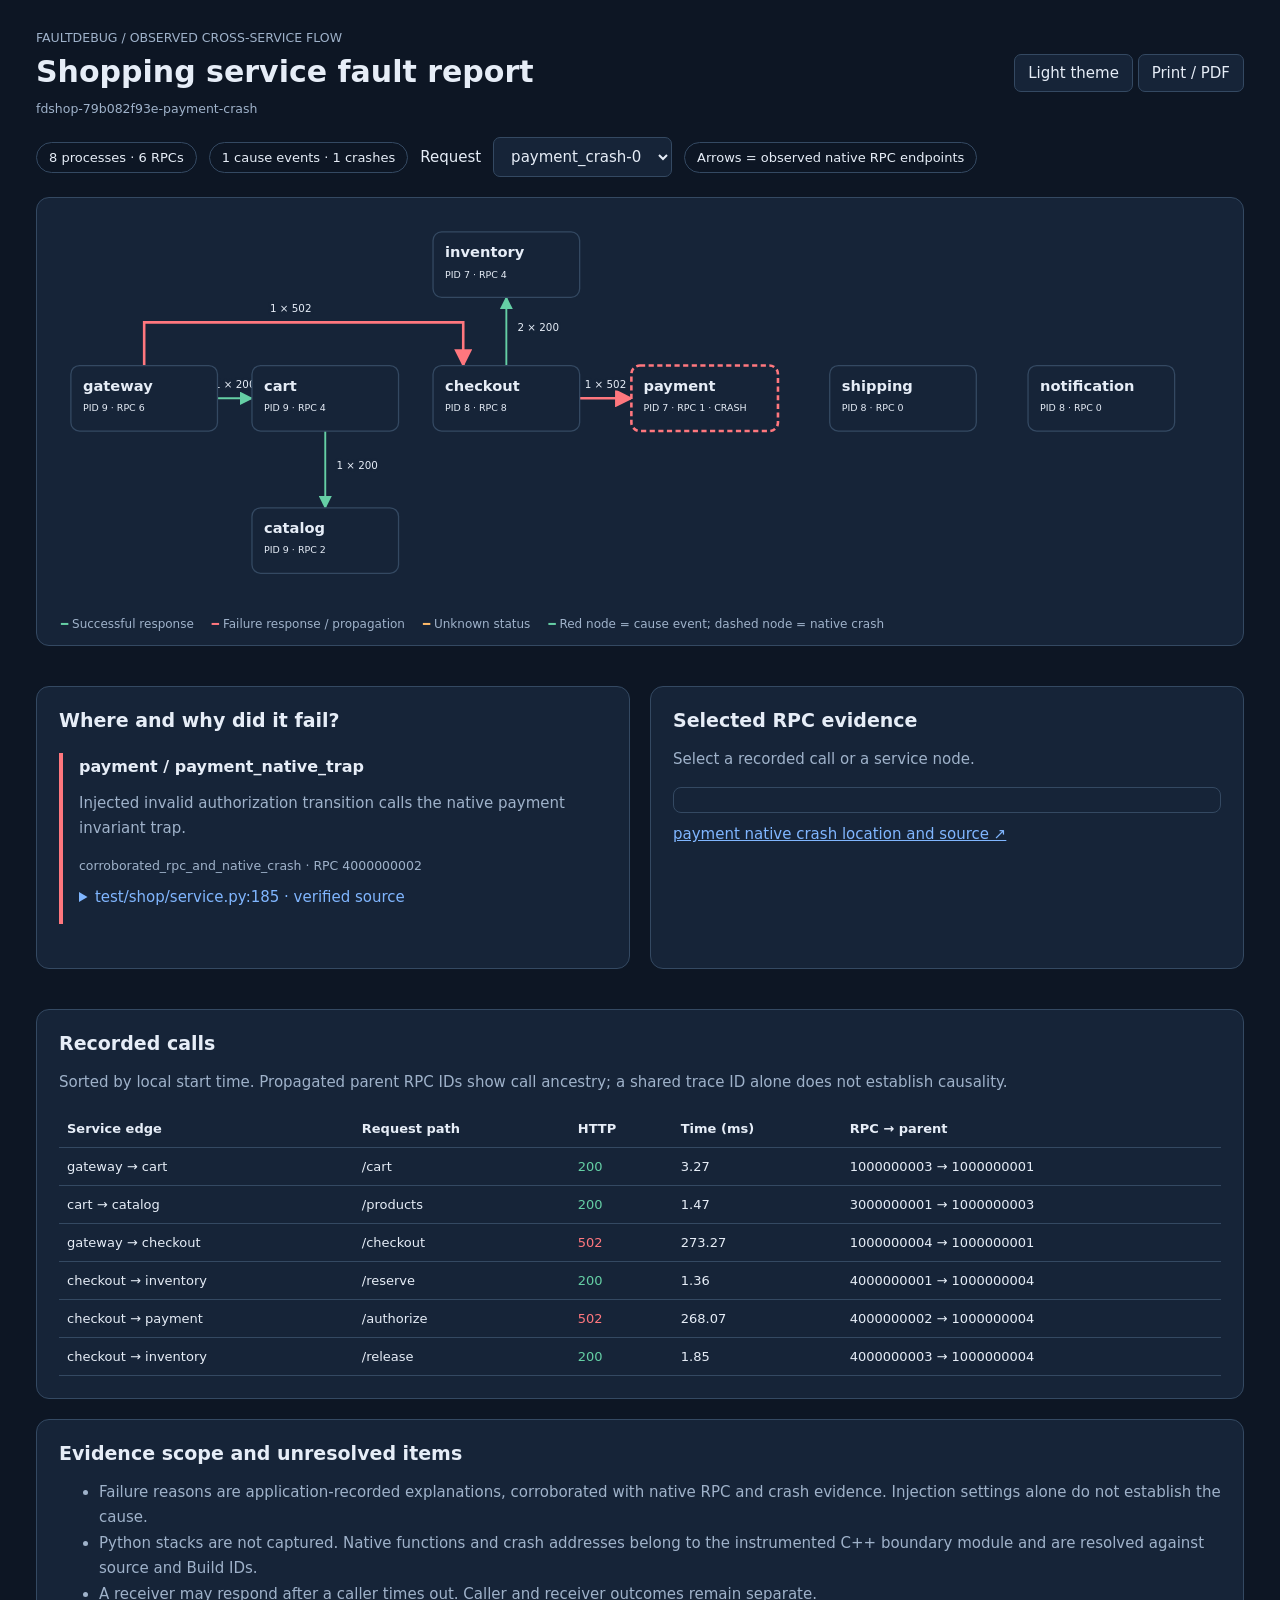
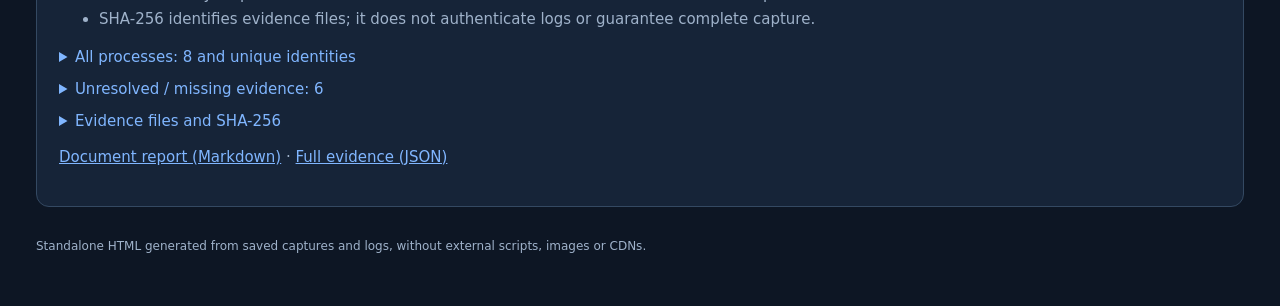
<file: site/reports/payment_crash/report.html>
<!doctype html><html lang="en"><head><meta charset="utf-8"><meta name="viewport" content="width=device-width,initial-scale=1"><title>FaultDebug · Service fault report</title><link rel="icon" href="data:,"><style>
:root{color-scheme:dark;--bg:#0d1624;--panel:#162438;--ink:#e6edf7;--muted:#9fb2ca;--line:#344962;--ok:#65cfa5;--warn:#ffba69;--bad:#ff777e;--blue:#80b6ff}body.light{color-scheme:light;--bg:#f3f6fa;--panel:#fff;--ink:#172943;--muted:#516682;--line:#bdcbdc;--ok:#187255;--warn:#8b510e;--bad:#b62439;--blue:#2467b5}*{box-sizing:border-box}body{margin:0;font:15px system-ui,sans-serif;background:var(--bg);color:var(--ink)}main{max-width:1550px;margin:auto;padding:28px 36px}header{display:flex;justify-content:space-between;align-items:center;gap:24px}h1{font-size:30px;margin:8px 0 10px}h2{font-size:19px;margin:0 0 16px}p{line-height:1.65;color:var(--muted)}small{color:var(--muted)}button,select{font:inherit;background:var(--panel);color:var(--ink);border:1px solid var(--line);border-radius:7px;padding:9px 13px;cursor:pointer}:focus-visible{outline:3px solid var(--blue)}.bar{display:flex;align-items:center;flex-wrap:wrap;gap:12px;margin:20px 0}.badge{padding:7px 12px;border:1px solid var(--line);border-radius:20px;font-size:13px}.bad{color:var(--bad)}.ok{color:var(--ok)}.warn{color:var(--warn)}.panel{background:var(--panel);border:1px solid var(--line);border-radius:13px;padding:22px;margin:20px 0}.flow{padding:8px 8px 0}svg{width:100%;height:auto;display:block}svg text{font-family:system-ui,sans-serif}.node rect{fill:var(--panel);stroke:var(--line);stroke-width:1.5}.node text{fill:var(--ink)}.node.root rect{stroke:var(--bad);stroke-width:3}.node.crashed rect{stroke-dasharray:6 4}.edge{fill:none;stroke:var(--ok);stroke-width:2.2}.edge.failed{stroke:var(--bad);stroke-width:3}.edge.unresolved{stroke:var(--warn);stroke-dasharray:5 4}.edge-label{fill:var(--ink);font-size:12px;paint-order:stroke;stroke:var(--panel);stroke-width:6;stroke-linejoin:round}.detail-grid{display:grid;grid-template-columns:1fr 1fr;gap:20px}.cause{border-left:4px solid var(--bad);padding:4px 0 4px 16px;margin:22px 0}.cause h3{font-size:16px;margin:0 0 8px}pre{white-space:pre-wrap;overflow-wrap:anywhere;font:12px/1.65 ui-monospace,monospace;border:1px solid var(--line);padding:12px;border-radius:8px}table{width:100%;border-collapse:collapse;font-size:13px}td,th{text-align:left;padding:11px 8px;border-bottom:1px solid var(--line)}tbody tr{cursor:pointer}tbody tr:hover,tbody tr.selected{background:color-mix(in srgb,var(--blue) 12%,transparent)}code{font-size:12px;overflow-wrap:anywhere}a{color:var(--blue)}.limits li{line-height:1.7;color:var(--muted)}details{margin:14px 0}summary{cursor:pointer;color:var(--blue)}.source-active{color:var(--bad);font-weight:bold}.legend{display:flex;gap:18px;flex-wrap:wrap;padding:6px 16px 14px;font-size:12px;color:var(--muted)}.legend span:before{content:'━ ';color:var(--ok)}.legend .error:before{color:var(--bad)}.legend .unknown:before{color:var(--warn)}footer{color:var(--muted);font-size:12px;padding:12px 0 25px}@media(max-width:850px){main{padding:20px 14px}.detail-grid{grid-template-columns:1fr}header{align-items:start}h1{font-size:24px}.table-wrap{overflow-x:auto}}@media print{body{--bg:#fff;--panel:#fff;--ink:#14273e;--muted:#52667c;--line:#ccc;--bad:#b62439;--ok:#187255;--blue:#17578f;color-scheme:light}main{max-width:none;padding:0}.bar,header button{display:none}.panel{break-inside:avoid}.detail-grid{display:block}table{font-size:11px}svg{max-height:350px}.cause{break-inside:avoid}}
</style></head><body><main><header><div><small>FAULTDEBUG / OBSERVED CROSS-SERVICE FLOW</small><h1>Shopping service fault report</h1><small id="session"></small></div><div><button id="theme">Light theme</button> <button id="print">Print / PDF</button></div></header><div class="bar"><span id="counts" class="badge"></span><span id="failures" class="badge"></span><label for="request">Request</label><select id="request"></select><span class="badge">Arrows = observed native RPC endpoints</span></div><section class="panel flow" aria-label="Observed cross-process flow"><svg id="flow" role="img" aria-label="Observed shopping-service RPC connections"></svg><div class="legend"><span>Successful response</span><span class="error">Failure response / propagation</span><span class="unknown">Unknown status</span><span>Red node = cause event; dashed node = native crash</span></div></section><div class="detail-grid"><section class="panel"><h2>Where and why did it fail?</h2><div id="causes"></div></section><section class="panel"><h2>Selected RPC evidence</h2><p id="selection">Select a recorded call or a service node.</p><pre id="call-detail"></pre><div id="crash-links"></div></section></div><section class="panel"><h2>Recorded calls</h2><p>Sorted by local start time. Propagated parent RPC IDs show call ancestry; a shared trace ID alone does not establish causality.</p><div class="table-wrap"><table><thead><tr><th>Service edge</th><th>Request path</th><th>HTTP</th><th>Time (ms)</th><th>RPC → parent</th></tr></thead><tbody id="calls"></tbody></table></div></section><section class="panel"><h2>Evidence scope and unresolved items</h2><ul class="limits"><li>Failure reasons are application-recorded explanations, corroborated with native RPC and crash evidence. Injection settings alone do not establish the cause.</li><li>Python stacks are not captured. Native functions and crash addresses belong to the instrumented C++ boundary module and are resolved against source and Build IDs.</li><li>A receiver may respond after a caller times out. Caller and receiver outcomes remain separate.</li><li>SHA-256 identifies evidence files; it does not authenticate logs or guarantee complete capture.</li></ul><details><summary id="gaps-label"></summary><pre id="gaps"></pre></details><details><summary>Evidence files and SHA-256</summary><pre id="evidence"></pre></details><p><a href="report.md">Document report (Markdown)</a> · <a href="report.json">Full evidence (JSON)</a></p></section><footer>Standalone HTML generated from saved captures and logs, without external scripts, images or CDNs.</footer></main><script id="data" type="application/json">{"schema": 1, "session_id": "fdshop-79b082f93e-payment-crash", "services": [{"index": 0, "role": "cart", "process_id": "fdshop-79b082f93e-payment-crash-cart", "generation": 1, "session_id": "fdshop-79b082f93e-payment-crash", "pid": 9, "artifact": "cart/fault-9.fault", "rpc_events": 4, "signal": null, "crashes": 0, "rpc_status": "complete", "native_complete": true, "unresolved": []}, {"index": 1, "role": "catalog", "process_id": "fdshop-79b082f93e-payment-crash-catalog", "generation": 1, "session_id": "fdshop-79b082f93e-payment-crash", "pid": 9, "artifact": "catalog/fault-9.fault", "rpc_events": 2, "signal": null, "crashes": 0, "rpc_status": "complete", "native_complete": true, "unresolved": []}, {"index": 2, "role": "checkout", "process_id": "fdshop-79b082f93e-payment-crash-checkout", "generation": 1, "session_id": "fdshop-79b082f93e-payment-crash", "pid": 8, "artifact": "checkout/fault-8.fault", "rpc_events": 8, "signal": null, "crashes": 0, "rpc_status": "complete", "native_complete": true, "unresolved": []}, {"index": 3, "role": "gateway", "process_id": "fdshop-79b082f93e-payment-crash-gateway", "generation": 1, "session_id": "fdshop-79b082f93e-payment-crash", "pid": 9, "artifact": "gateway/fault-9.fault", "rpc_events": 6, "signal": null, "crashes": 0, "rpc_status": "complete", "native_complete": true, "unresolved": []}, {"index": 4, "role": "inventory", "process_id": "fdshop-79b082f93e-payment-crash-inventory", "generation": 1, "session_id": "fdshop-79b082f93e-payment-crash", "pid": 7, "artifact": "inventory/fault-7.fault", "rpc_events": 4, "signal": null, "crashes": 0, "rpc_status": "complete", "native_complete": true, "unresolved": []}, {"index": 5, "role": "notification", "process_id": "fdshop-79b082f93e-payment-crash-notification", "generation": 1, "session_id": "fdshop-79b082f93e-payment-crash", "pid": 8, "artifact": "notification/fault-8.fault", "rpc_events": 0, "signal": null, "crashes": 0, "rpc_status": "limited", "native_complete": true, "unresolved": [{"reason": "semantic_rpc_events_empty", "evidence": "rpc"}]}, {"index": 6, "role": "payment", "process_id": "fdshop-79b082f93e-payment-crash-payment", "generation": 1, "session_id": "fdshop-79b082f93e-payment-crash", "pid": 7, "artifact": "payment/fault-7.fault", "rpc_events": 1, "signal": 4, "crashes": 1, "rpc_status": "limited", "native_complete": false, "unresolved": [{"reason": "semantic_rpc_stream_incomplete", "flags": 2, "dropped_count": 0}], "fault_report": "fault-6/report.html", "fault_report_result": {"files": ["report.json", "report.md", "report.html"], "evidence_status": "limited", "crashes": 1}}, {"index": 7, "role": "shipping", "process_id": "fdshop-79b082f93e-payment-crash-shipping", "generation": 1, "session_id": "fdshop-79b082f93e-payment-crash", "pid": 8, "artifact": "shipping/fault-8.fault", "rpc_events": 0, "signal": null, "crashes": 0, "rpc_status": "limited", "native_complete": true, "unresolved": [{"reason": "semantic_rpc_events_empty", "evidence": "rpc"}]}], "calls": [{"kind": "rpc", "rpc_id": 1000000003, "from_pid": 9, "to_pid": 9, "method_id": 2, "evidence": ["semantic_rpc_events"], "from_process_id": "fdshop-79b082f93e-payment-crash-gateway", "to_process_id": "fdshop-79b082f93e-payment-crash-cart", "from_process_generation": 1, "to_process_generation": 1, "session_id": "fdshop-79b082f93e-payment-crash", "trace_id_hi": 0, "trace_id_lo": 1000000002, "from_service": "gateway", "to_service": "cart", "path": "/cart", "request_id": "payment_crash-0", "parent_rpc_id": 1000000001, "started_ns": 112588837596, "timeout_ms": 3000, "receiver_begin_observed": true, "receiver_end_observed": true, "receiver_status": 200, "symptoms": [], "status": 200, "duration_ms": 3.27}, {"kind": "rpc", "rpc_id": 3000000001, "from_pid": 9, "to_pid": 9, "method_id": 1, "evidence": ["semantic_rpc_events"], "from_process_id": "fdshop-79b082f93e-payment-crash-cart", "to_process_id": "fdshop-79b082f93e-payment-crash-catalog", "from_process_generation": 1, "to_process_generation": 1, "session_id": "fdshop-79b082f93e-payment-crash", "trace_id_hi": 0, "trace_id_lo": 1000000002, "from_service": "cart", "to_service": "catalog", "path": "/products", "request_id": "payment_crash-0", "parent_rpc_id": 1000000003, "started_ns": 112590177527, "timeout_ms": 3000, "receiver_begin_observed": true, "receiver_end_observed": true, "receiver_status": 200, "symptoms": [], "status": 200, "duration_ms": 1.47}, {"kind": "rpc", "rpc_id": 1000000004, "from_pid": 9, "to_pid": 8, "method_id": 3, "evidence": ["semantic_rpc_events"], "from_process_id": "fdshop-79b082f93e-payment-crash-gateway", "to_process_id": "fdshop-79b082f93e-payment-crash-checkout", "from_process_generation": 1, "to_process_generation": 1, "session_id": "fdshop-79b082f93e-payment-crash", "trace_id_hi": 0, "trace_id_lo": 1000000002, "from_service": "gateway", "to_service": "checkout", "path": "/checkout", "request_id": "payment_crash-0", "parent_rpc_id": 1000000001, "started_ns": 112592191599, "timeout_ms": 3000, "receiver_begin_observed": true, "receiver_end_observed": true, "receiver_status": 502, "symptoms": [], "status": 502, "duration_ms": 273.27}, {"kind": "rpc", "rpc_id": 4000000001, "from_pid": 8, "to_pid": 7, "method_id": 4, "evidence": ["semantic_rpc_events"], "from_process_id": "fdshop-79b082f93e-payment-crash-checkout", "to_process_id": "fdshop-79b082f93e-payment-crash-inventory", "from_process_generation": 1, "to_process_generation": 1, "session_id": "fdshop-79b082f93e-payment-crash", "trace_id_hi": 0, "trace_id_lo": 1000000002, "from_service": "checkout", "to_service": "inventory", "path": "/reserve", "request_id": "payment_crash-0", "parent_rpc_id": 1000000004, "started_ns": 112593178787, "timeout_ms": 300, "receiver_begin_observed": true, "receiver_end_observed": true, "receiver_status": 200, "symptoms": [], "status": 200, "duration_ms": 1.36}, {"kind": "rpc", "rpc_id": 4000000002, "from_pid": 8, "to_pid": 7, "method_id": 6, "evidence": ["semantic_rpc_events"], "from_process_id": "fdshop-79b082f93e-payment-crash-checkout", "to_process_id": "fdshop-79b082f93e-payment-crash-payment", "from_process_generation": 1, "to_process_generation": 1, "session_id": "fdshop-79b082f93e-payment-crash", "trace_id_hi": 0, "trace_id_lo": 1000000002, "from_service": "checkout", "to_service": "payment", "path": "/authorize", "request_id": "payment_crash-0", "parent_rpc_id": 1000000004, "started_ns": 112594642264, "timeout_ms": 3000, "receiver_begin_observed": true, "receiver_end_observed": false, "symptoms": [{"code": "upstream_transport", "reason": "Upstream connection failed: RemoteDisconnected", "status": 502, "log_path": "checkout/events.jsonl", "log_line": 6}], "status": 502, "duration_ms": 268.07}, {"kind": "rpc", "rpc_id": 4000000003, "from_pid": 8, "to_pid": 7, "method_id": 5, "evidence": ["semantic_rpc_events"], "from_process_id": "fdshop-79b082f93e-payment-crash-checkout", "to_process_id": "fdshop-79b082f93e-payment-crash-inventory", "from_process_generation": 1, "to_process_generation": 1, "session_id": "fdshop-79b082f93e-payment-crash", "trace_id_hi": 0, "trace_id_lo": 1000000002, "from_service": "checkout", "to_service": "inventory", "path": "/release", "request_id": "payment_crash-0", "parent_rpc_id": 1000000004, "started_ns": 112862802314, "timeout_ms": 3000, "receiver_begin_observed": true, "receiver_end_observed": true, "receiver_status": 200, "symptoms": [], "status": 200, "duration_ms": 1.85}], "native_relations": [{"kind": "rpc", "rpc_id": 1000000003, "from_pid": 9, "to_pid": 9, "method_id": 2, "evidence": ["semantic_rpc_events"], "from_process_id": "fdshop-79b082f93e-payment-crash-gateway", "to_process_id": "fdshop-79b082f93e-payment-crash-cart", "from_process_generation": 1, "to_process_generation": 1, "session_id": "fdshop-79b082f93e-payment-crash", "trace_id_hi": 0, "trace_id_lo": 1000000002}, {"kind": "rpc", "rpc_id": 3000000001, "from_pid": 9, "to_pid": 9, "method_id": 1, "evidence": ["semantic_rpc_events"], "from_process_id": "fdshop-79b082f93e-payment-crash-cart", "to_process_id": "fdshop-79b082f93e-payment-crash-catalog", "from_process_generation": 1, "to_process_generation": 1, "session_id": "fdshop-79b082f93e-payment-crash", "trace_id_hi": 0, "trace_id_lo": 1000000002}, {"kind": "rpc", "rpc_id": 1000000004, "from_pid": 9, "to_pid": 8, "method_id": 3, "evidence": ["semantic_rpc_events"], "from_process_id": "fdshop-79b082f93e-payment-crash-gateway", "to_process_id": "fdshop-79b082f93e-payment-crash-checkout", "from_process_generation": 1, "to_process_generation": 1, "session_id": "fdshop-79b082f93e-payment-crash", "trace_id_hi": 0, "trace_id_lo": 1000000002}, {"kind": "rpc", "rpc_id": 4000000001, "from_pid": 8, "to_pid": 7, "method_id": 4, "evidence": ["semantic_rpc_events"], "from_process_id": "fdshop-79b082f93e-payment-crash-checkout", "to_process_id": "fdshop-79b082f93e-payment-crash-inventory", "from_process_generation": 1, "to_process_generation": 1, "session_id": "fdshop-79b082f93e-payment-crash", "trace_id_hi": 0, "trace_id_lo": 1000000002}, {"kind": "rpc", "rpc_id": 4000000002, "from_pid": 8, "to_pid": 7, "method_id": 6, "evidence": ["semantic_rpc_events"], "from_process_id": "fdshop-79b082f93e-payment-crash-checkout", "to_process_id": "fdshop-79b082f93e-payment-crash-payment", "from_process_generation": 1, "to_process_generation": 1, "session_id": "fdshop-79b082f93e-payment-crash", "trace_id_hi": 0, "trace_id_lo": 1000000002}, {"kind": "rpc", "rpc_id": 4000000003, "from_pid": 8, "to_pid": 7, "method_id": 5, "evidence": ["semantic_rpc_events"], "from_process_id": "fdshop-79b082f93e-payment-crash-checkout", "to_process_id": "fdshop-79b082f93e-payment-crash-inventory", "from_process_generation": 1, "to_process_generation": 1, "session_id": "fdshop-79b082f93e-payment-crash", "trace_id_hi": 0, "trace_id_lo": 1000000002}], "causes": [{"schema": 1, "kind": "fault_triggered", "service": "payment", "process_id": "fdshop-79b082f93e-payment-crash-payment", "process_generation": 1, "session_id": "fdshop-79b082f93e-payment-crash", "pid": 7, "tid": 8, "monotonic_ns": 112595622710, "source_file": "test/shop/service.py", "source_line": 185, "rpc_id": 4000000002, "trace_id": 1000000002, "parent_rpc_id": 1000000004, "request_id": "payment_crash-0", "code": "payment_native_trap", "reason": "Injected invalid authorization transition calls the native payment invariant trap.", "log_path": "payment/events.jsonl", "log_line": 3, "native_rpc_matched": true, "evidence_class": "application_self_report", "assessment": "corroborated_rpc_and_native_crash", "source": {"file": "test/shop/service.py", "line": 185, "sha256": "3b789a99231804fa3e980fb878751438c0e365c9e000fd52d92fb045e7c586a3", "lines": [{"line": 182, "text": "        if scenario == \"payment_decline\":"}, {"line": 183, "text": "            return failure(ctx, \"payment_declined\", \"Injected authorization policy rejects this demo payment before charging.\", 402)"}, {"line": 184, "text": "        if scenario == \"payment_crash\":"}, {"line": 185, "text": "            emit(\"fault_triggered\", ctx, code=\"payment_native_trap\","}, {"line": 186, "text": "                 reason=\"Injected invalid authorization transition calls the native payment invariant trap.\")"}, {"line": 187, "text": "            NATIVE.shop_payment_fault()"}, {"line": 188, "text": "        with LOCK:"}], "verification": "immutable_bundle_hash"}, "native_crash": {"pc": 140025828848020, "tid": 8, "signal": 4, "thread_generation": 1}}], "events": [{"schema": 1, "kind": "process_started", "service": "cart", "process_id": "fdshop-79b082f93e-payment-crash-cart", "process_generation": 1, "session_id": "fdshop-79b082f93e-payment-crash", "pid": 9, "tid": 9, "monotonic_ns": 110840931679, "source_file": "test/shop/service.py", "source_line": 290, "log_path": "cart/events.jsonl", "log_line": 1, "native_rpc_matched": false}, {"schema": 1, "kind": "server_begin", "service": "cart", "process_id": "fdshop-79b082f93e-payment-crash-cart", "process_generation": 1, "session_id": "fdshop-79b082f93e-payment-crash", "pid": 9, "tid": 10, "monotonic_ns": 112590055529, "source_file": "test/shop/service.py", "source_line": 279, "rpc_id": 1000000003, "trace_id": 1000000002, "parent_rpc_id": 1000000001, "request_id": "payment_crash-0", "path": "/cart", "log_path": "cart/events.jsonl", "log_line": 2, "native_rpc_matched": true}, {"schema": 1, "kind": "client_begin", "service": "cart", "process_id": "fdshop-79b082f93e-payment-crash-cart", "process_generation": 1, "session_id": "fdshop-79b082f93e-payment-crash", "pid": 9, "tid": 10, "monotonic_ns": 112590177527, "source_file": "test/shop/service.py", "source_line": 73, "trace_id": 1000000002, "rpc_id": 3000000001, "parent_rpc_id": 1000000003, "request_id": "payment_crash-0", "peer": "catalog", "path": "/products", "timeout_ms": 3000, "log_path": "cart/events.jsonl", "log_line": 3, "native_rpc_matched": true}, {"schema": 1, "kind": "client_end", "service": "cart", "process_id": "fdshop-79b082f93e-payment-crash-cart", "process_generation": 1, "session_id": "fdshop-79b082f93e-payment-crash", "pid": 9, "tid": 10, "monotonic_ns": 112591649879, "source_file": "test/shop/service.py", "source_line": 94, "trace_id": 1000000002, "rpc_id": 3000000001, "parent_rpc_id": 1000000003, "request_id": "payment_crash-0", "peer": "catalog", "path": "/products", "status": 200, "log_path": "cart/events.jsonl", "log_line": 4, "native_rpc_matched": true}, {"schema": 1, "kind": "server_end", "service": "cart", "process_id": "fdshop-79b082f93e-payment-crash-cart", "process_generation": 1, "session_id": "fdshop-79b082f93e-payment-crash", "pid": 9, "tid": 10, "monotonic_ns": 112591744225, "source_file": "test/shop/service.py", "source_line": 285, "rpc_id": 1000000003, "trace_id": 1000000002, "parent_rpc_id": 1000000001, "request_id": "payment_crash-0", "path": "/cart", "status": 200, "log_path": "cart/events.jsonl", "log_line": 5, "native_rpc_matched": true}, {"schema": 1, "kind": "process_stopped", "service": "cart", "process_id": "fdshop-79b082f93e-payment-crash-cart", "process_generation": 1, "session_id": "fdshop-79b082f93e-payment-crash", "pid": 9, "tid": 9, "monotonic_ns": 114033126185, "source_file": "test/shop/service.py", "source_line": 295, "log_path": "cart/events.jsonl", "log_line": 6, "native_rpc_matched": false}, {"schema": 1, "kind": "process_started", "service": "catalog", "process_id": "fdshop-79b082f93e-payment-crash-catalog", "process_generation": 1, "session_id": "fdshop-79b082f93e-payment-crash", "pid": 9, "tid": 9, "monotonic_ns": 110930914691, "source_file": "test/shop/service.py", "source_line": 290, "log_path": "catalog/events.jsonl", "log_line": 1, "native_rpc_matched": false}, {"schema": 1, "kind": "server_begin", "service": "catalog", "process_id": "fdshop-79b082f93e-payment-crash-catalog", "process_generation": 1, "session_id": "fdshop-79b082f93e-payment-crash", "pid": 9, "tid": 10, "monotonic_ns": 112591214103, "source_file": "test/shop/service.py", "source_line": 279, "rpc_id": 3000000001, "trace_id": 1000000002, "parent_rpc_id": 1000000003, "request_id": "payment_crash-0", "path": "/products", "log_path": "catalog/events.jsonl", "log_line": 2, "native_rpc_matched": true}, {"schema": 1, "kind": "server_end", "service": "catalog", "process_id": "fdshop-79b082f93e-payment-crash-catalog", "process_generation": 1, "session_id": "fdshop-79b082f93e-payment-crash", "pid": 9, "tid": 10, "monotonic_ns": 112591324290, "source_file": "test/shop/service.py", "source_line": 285, "rpc_id": 3000000001, "trace_id": 1000000002, "parent_rpc_id": 1000000003, "request_id": "payment_crash-0", "path": "/products", "status": 200, "log_path": "catalog/events.jsonl", "log_line": 3, "native_rpc_matched": true}, {"schema": 1, "kind": "process_stopped", "service": "catalog", "process_id": "fdshop-79b082f93e-payment-crash-catalog", "process_generation": 1, "session_id": "fdshop-79b082f93e-payment-crash", "pid": 9, "tid": 9, "monotonic_ns": 113789153651, "source_file": "test/shop/service.py", "source_line": 295, "log_path": "catalog/events.jsonl", "log_line": 4, "native_rpc_matched": false}, {"schema": 1, "kind": "process_started", "service": "checkout", "process_id": "fdshop-79b082f93e-payment-crash-checkout", "process_generation": 1, "session_id": "fdshop-79b082f93e-payment-crash", "pid": 8, "tid": 8, "monotonic_ns": 110882832481, "source_file": "test/shop/service.py", "source_line": 290, "log_path": "checkout/events.jsonl", "log_line": 1, "native_rpc_matched": false}, {"schema": 1, "kind": "server_begin", "service": "checkout", "process_id": "fdshop-79b082f93e-payment-crash-checkout", "process_generation": 1, "session_id": "fdshop-79b082f93e-payment-crash", "pid": 8, "tid": 9, "monotonic_ns": 112593072949, "source_file": "test/shop/service.py", "source_line": 279, "rpc_id": 1000000004, "trace_id": 1000000002, "parent_rpc_id": 1000000001, "request_id": "payment_crash-0", "path": "/checkout", "log_path": "checkout/events.jsonl", "log_line": 2, "native_rpc_matched": true}, {"schema": 1, "kind": "client_begin", "service": "checkout", "process_id": "fdshop-79b082f93e-payment-crash-checkout", "process_generation": 1, "session_id": "fdshop-79b082f93e-payment-crash", "pid": 8, "tid": 9, "monotonic_ns": 112593178787, "source_file": "test/shop/service.py", "source_line": 73, "trace_id": 1000000002, "rpc_id": 4000000001, "parent_rpc_id": 1000000004, "request_id": "payment_crash-0", "peer": "inventory", "path": "/reserve", "timeout_ms": 300, "log_path": "checkout/events.jsonl", "log_line": 3, "native_rpc_matched": true}, {"schema": 1, "kind": "client_end", "service": "checkout", "process_id": "fdshop-79b082f93e-payment-crash-checkout", "process_generation": 1, "session_id": "fdshop-79b082f93e-payment-crash", "pid": 8, "tid": 9, "monotonic_ns": 112594540003, "source_file": "test/shop/service.py", "source_line": 94, "trace_id": 1000000002, "rpc_id": 4000000001, "parent_rpc_id": 1000000004, "request_id": "payment_crash-0", "peer": "inventory", "path": "/reserve", "status": 200, "log_path": "checkout/events.jsonl", "log_line": 4, "native_rpc_matched": true}, {"schema": 1, "kind": "client_begin", "service": "checkout", "process_id": "fdshop-79b082f93e-payment-crash-checkout", "process_generation": 1, "session_id": "fdshop-79b082f93e-payment-crash", "pid": 8, "tid": 9, "monotonic_ns": 112594642264, "source_file": "test/shop/service.py", "source_line": 73, "trace_id": 1000000002, "rpc_id": 4000000002, "parent_rpc_id": 1000000004, "request_id": "payment_crash-0", "peer": "payment", "path": "/authorize", "timeout_ms": 3000, "log_path": "checkout/events.jsonl", "log_line": 5, "native_rpc_matched": true}, {"schema": 1, "kind": "symptom", "service": "checkout", "process_id": "fdshop-79b082f93e-payment-crash-checkout", "process_generation": 1, "session_id": "fdshop-79b082f93e-payment-crash", "pid": 8, "tid": 9, "monotonic_ns": 112862551444, "source_file": "test/shop/service.py", "source_line": 89, "trace_id": 1000000002, "rpc_id": 4000000002, "parent_rpc_id": 1000000004, "request_id": "payment_crash-0", "peer": "payment", "status": 502, "code": "upstream_transport", "reason": "Upstream connection failed: RemoteDisconnected", "log_path": "checkout/events.jsonl", "log_line": 6, "native_rpc_matched": true}, {"schema": 1, "kind": "client_end", "service": "checkout", "process_id": "fdshop-79b082f93e-payment-crash-checkout", "process_generation": 1, "session_id": "fdshop-79b082f93e-payment-crash", "pid": 8, "tid": 9, "monotonic_ns": 112862715161, "source_file": "test/shop/service.py", "source_line": 94, "trace_id": 1000000002, "rpc_id": 4000000002, "parent_rpc_id": 1000000004, "request_id": "payment_crash-0", "peer": "payment", "path": "/authorize", "status": 502, "log_path": "checkout/events.jsonl", "log_line": 7, "native_rpc_matched": true}, {"schema": 1, "kind": "client_begin", "service": "checkout", "process_id": "fdshop-79b082f93e-payment-crash-checkout", "process_generation": 1, "session_id": "fdshop-79b082f93e-payment-crash", "pid": 8, "tid": 9, "monotonic_ns": 112862802314, "source_file": "test/shop/service.py", "source_line": 73, "trace_id": 1000000002, "rpc_id": 4000000003, "parent_rpc_id": 1000000004, "request_id": "payment_crash-0", "peer": "inventory", "path": "/release", "timeout_ms": 3000, "log_path": "checkout/events.jsonl", "log_line": 8, "native_rpc_matched": true}, {"schema": 1, "kind": "client_end", "service": "checkout", "process_id": "fdshop-79b082f93e-payment-crash-checkout", "process_generation": 1, "session_id": "fdshop-79b082f93e-payment-crash", "pid": 8, "tid": 9, "monotonic_ns": 112864654054, "source_file": "test/shop/service.py", "source_line": 94, "trace_id": 1000000002, "rpc_id": 4000000003, "parent_rpc_id": 1000000004, "request_id": "payment_crash-0", "peer": "inventory", "path": "/release", "status": 200, "log_path": "checkout/events.jsonl", "log_line": 9, "native_rpc_matched": true}, {"schema": 1, "kind": "compensation", "service": "checkout", "process_id": "fdshop-79b082f93e-payment-crash-checkout", "process_generation": 1, "session_id": "fdshop-79b082f93e-payment-crash", "pid": 8, "tid": 9, "monotonic_ns": 112864740185, "source_file": "test/shop/service.py", "source_line": 148, "rpc_id": 1000000004, "trace_id": 1000000002, "parent_rpc_id": 1000000001, "request_id": "payment_crash-0", "peer": "inventory", "status": 200, "order_id": "payment_crash-0", "log_path": "checkout/events.jsonl", "log_line": 10, "native_rpc_matched": true}, {"schema": 1, "kind": "server_end", "service": "checkout", "process_id": "fdshop-79b082f93e-payment-crash-checkout", "process_generation": 1, "session_id": "fdshop-79b082f93e-payment-crash", "pid": 8, "tid": 9, "monotonic_ns": 112864824042, "source_file": "test/shop/service.py", "source_line": 285, "rpc_id": 1000000004, "trace_id": 1000000002, "parent_rpc_id": 1000000001, "request_id": "payment_crash-0", "path": "/checkout", "status": 502, "log_path": "checkout/events.jsonl", "log_line": 11, "native_rpc_matched": true}, {"schema": 1, "kind": "process_stopped", "service": "checkout", "process_id": "fdshop-79b082f93e-payment-crash-checkout", "process_generation": 1, "session_id": "fdshop-79b082f93e-payment-crash", "pid": 8, "tid": 8, "monotonic_ns": 114400494800, "source_file": "test/shop/service.py", "source_line": 295, "log_path": "checkout/events.jsonl", "log_line": 12, "native_rpc_matched": false}, {"schema": 1, "kind": "process_started", "service": "gateway", "process_id": "fdshop-79b082f93e-payment-crash-gateway", "process_generation": 1, "session_id": "fdshop-79b082f93e-payment-crash", "pid": 9, "tid": 9, "monotonic_ns": 110909710443, "source_file": "test/shop/service.py", "source_line": 290, "log_path": "gateway/events.jsonl", "log_line": 1, "native_rpc_matched": false}, {"schema": 1, "kind": "server_begin", "service": "gateway", "process_id": "fdshop-79b082f93e-payment-crash-gateway", "process_generation": 1, "session_id": "fdshop-79b082f93e-payment-crash", "pid": 9, "tid": 10, "monotonic_ns": 112588688958, "source_file": "test/shop/service.py", "source_line": 279, "rpc_id": 1000000001, "trace_id": 1000000002, "parent_rpc_id": 0, "request_id": "payment_crash-0", "path": "/checkout", "log_path": "gateway/events.jsonl", "log_line": 2, "native_rpc_matched": true}, {"schema": 1, "kind": "client_begin", "service": "gateway", "process_id": "fdshop-79b082f93e-payment-crash-gateway", "process_generation": 1, "session_id": "fdshop-79b082f93e-payment-crash", "pid": 9, "tid": 10, "monotonic_ns": 112588837596, "source_file": "test/shop/service.py", "source_line": 73, "trace_id": 1000000002, "rpc_id": 1000000003, "parent_rpc_id": 1000000001, "request_id": "payment_crash-0", "peer": "cart", "path": "/cart", "timeout_ms": 3000, "log_path": "gateway/events.jsonl", "log_line": 3, "native_rpc_matched": true}, {"schema": 1, "kind": "client_end", "service": "gateway", "process_id": "fdshop-79b082f93e-payment-crash-gateway", "process_generation": 1, "session_id": "fdshop-79b082f93e-payment-crash", "pid": 9, "tid": 10, "monotonic_ns": 112592105137, "source_file": "test/shop/service.py", "source_line": 94, "trace_id": 1000000002, "rpc_id": 1000000003, "parent_rpc_id": 1000000001, "request_id": "payment_crash-0", "peer": "cart", "path": "/cart", "status": 200, "log_path": "gateway/events.jsonl", "log_line": 4, "native_rpc_matched": true}, {"schema": 1, "kind": "client_begin", "service": "gateway", "process_id": "fdshop-79b082f93e-payment-crash-gateway", "process_generation": 1, "session_id": "fdshop-79b082f93e-payment-crash", "pid": 9, "tid": 10, "monotonic_ns": 112592191599, "source_file": "test/shop/service.py", "source_line": 73, "trace_id": 1000000002, "rpc_id": 1000000004, "parent_rpc_id": 1000000001, "request_id": "payment_crash-0", "peer": "checkout", "path": "/checkout", "timeout_ms": 3000, "log_path": "gateway/events.jsonl", "log_line": 5, "native_rpc_matched": true}, {"schema": 1, "kind": "client_end", "service": "gateway", "process_id": "fdshop-79b082f93e-payment-crash-gateway", "process_generation": 1, "session_id": "fdshop-79b082f93e-payment-crash", "pid": 9, "tid": 10, "monotonic_ns": 112865458753, "source_file": "test/shop/service.py", "source_line": 94, "trace_id": 1000000002, "rpc_id": 1000000004, "parent_rpc_id": 1000000001, "request_id": "payment_crash-0", "peer": "checkout", "path": "/checkout", "status": 502, "log_path": "gateway/events.jsonl", "log_line": 6, "native_rpc_matched": true}, {"schema": 1, "kind": "server_end", "service": "gateway", "process_id": "fdshop-79b082f93e-payment-crash-gateway", "process_generation": 1, "session_id": "fdshop-79b082f93e-payment-crash", "pid": 9, "tid": 10, "monotonic_ns": 112865588256, "source_file": "test/shop/service.py", "source_line": 285, "rpc_id": 1000000001, "trace_id": 1000000002, "parent_rpc_id": 0, "request_id": "payment_crash-0", "path": "/checkout", "status": 502, "log_path": "gateway/events.jsonl", "log_line": 7, "native_rpc_matched": true}, {"schema": 1, "kind": "process_stopped", "service": "gateway", "process_id": "fdshop-79b082f93e-payment-crash-gateway", "process_generation": 1, "session_id": "fdshop-79b082f93e-payment-crash", "pid": 9, "tid": 9, "monotonic_ns": 115611947752, "source_file": "test/shop/service.py", "source_line": 295, "log_path": "gateway/events.jsonl", "log_line": 8, "native_rpc_matched": false}, {"schema": 1, "kind": "process_started", "service": "inventory", "process_id": "fdshop-79b082f93e-payment-crash-inventory", "process_generation": 1, "session_id": "fdshop-79b082f93e-payment-crash", "pid": 7, "tid": 7, "monotonic_ns": 111030688176, "source_file": "test/shop/service.py", "source_line": 290, "log_path": "inventory/events.jsonl", "log_line": 1, "native_rpc_matched": false}, {"schema": 1, "kind": "server_begin", "service": "inventory", "process_id": "fdshop-79b082f93e-payment-crash-inventory", "process_generation": 1, "session_id": "fdshop-79b082f93e-payment-crash", "pid": 7, "tid": 8, "monotonic_ns": 112594137034, "source_file": "test/shop/service.py", "source_line": 279, "rpc_id": 4000000001, "trace_id": 1000000002, "parent_rpc_id": 1000000004, "request_id": "payment_crash-0", "path": "/reserve", "log_path": "inventory/events.jsonl", "log_line": 2, "native_rpc_matched": true}, {"schema": 1, "kind": "server_end", "service": "inventory", "process_id": "fdshop-79b082f93e-payment-crash-inventory", "process_generation": 1, "session_id": "fdshop-79b082f93e-payment-crash", "pid": 7, "tid": 8, "monotonic_ns": 112594239486, "source_file": "test/shop/service.py", "source_line": 285, "rpc_id": 4000000001, "trace_id": 1000000002, "parent_rpc_id": 1000000004, "request_id": "payment_crash-0", "path": "/reserve", "status": 200, "log_path": "inventory/events.jsonl", "log_line": 3, "native_rpc_matched": true}, {"schema": 1, "kind": "server_begin", "service": "inventory", "process_id": "fdshop-79b082f93e-payment-crash-inventory", "process_generation": 1, "session_id": "fdshop-79b082f93e-payment-crash", "pid": 7, "tid": 8, "monotonic_ns": 112863971948, "source_file": "test/shop/service.py", "source_line": 279, "rpc_id": 4000000003, "trace_id": 1000000002, "parent_rpc_id": 1000000004, "request_id": "payment_crash-0", "path": "/release", "log_path": "inventory/events.jsonl", "log_line": 4, "native_rpc_matched": true}, {"schema": 1, "kind": "server_end", "service": "inventory", "process_id": "fdshop-79b082f93e-payment-crash-inventory", "process_generation": 1, "session_id": "fdshop-79b082f93e-payment-crash", "pid": 7, "tid": 8, "monotonic_ns": 112864134763, "source_file": "test/shop/service.py", "source_line": 285, "rpc_id": 4000000003, "trace_id": 1000000002, "parent_rpc_id": 1000000004, "request_id": "payment_crash-0", "path": "/release", "status": 200, "log_path": "inventory/events.jsonl", "log_line": 5, "native_rpc_matched": true}, {"schema": 1, "kind": "process_stopped", "service": "inventory", "process_id": "fdshop-79b082f93e-payment-crash-inventory", "process_generation": 1, "session_id": "fdshop-79b082f93e-payment-crash", "pid": 7, "tid": 7, "monotonic_ns": 114718400657, "source_file": "test/shop/service.py", "source_line": 295, "log_path": "inventory/events.jsonl", "log_line": 6, "native_rpc_matched": false}, {"schema": 1, "kind": "process_started", "service": "notification", "process_id": "fdshop-79b082f93e-payment-crash-notification", "process_generation": 1, "session_id": "fdshop-79b082f93e-payment-crash", "pid": 8, "tid": 8, "monotonic_ns": 110978555102, "source_file": "test/shop/service.py", "source_line": 290, "log_path": "notification/events.jsonl", "log_line": 1, "native_rpc_matched": false}, {"schema": 1, "kind": "process_stopped", "service": "notification", "process_id": "fdshop-79b082f93e-payment-crash-notification", "process_generation": 1, "session_id": "fdshop-79b082f93e-payment-crash", "pid": 8, "tid": 8, "monotonic_ns": 115594719549, "source_file": "test/shop/service.py", "source_line": 295, "log_path": "notification/events.jsonl", "log_line": 2, "native_rpc_matched": false}, {"schema": 1, "kind": "process_started", "service": "payment", "process_id": "fdshop-79b082f93e-payment-crash-payment", "process_generation": 1, "session_id": "fdshop-79b082f93e-payment-crash", "pid": 7, "tid": 7, "monotonic_ns": 110969272836, "source_file": "test/shop/service.py", "source_line": 290, "log_path": "payment/events.jsonl", "log_line": 1, "native_rpc_matched": false}, {"schema": 1, "kind": "server_begin", "service": "payment", "process_id": "fdshop-79b082f93e-payment-crash-payment", "process_generation": 1, "session_id": "fdshop-79b082f93e-payment-crash", "pid": 7, "tid": 8, "monotonic_ns": 112595531639, "source_file": "test/shop/service.py", "source_line": 279, "rpc_id": 4000000002, "trace_id": 1000000002, "parent_rpc_id": 1000000004, "request_id": "payment_crash-0", "path": "/authorize", "log_path": "payment/events.jsonl", "log_line": 2, "native_rpc_matched": true}, {"schema": 1, "kind": "fault_triggered", "service": "payment", "process_id": "fdshop-79b082f93e-payment-crash-payment", "process_generation": 1, "session_id": "fdshop-79b082f93e-payment-crash", "pid": 7, "tid": 8, "monotonic_ns": 112595622710, "source_file": "test/shop/service.py", "source_line": 185, "rpc_id": 4000000002, "trace_id": 1000000002, "parent_rpc_id": 1000000004, "request_id": "payment_crash-0", "code": "payment_native_trap", "reason": "Injected invalid authorization transition calls the native payment invariant trap.", "log_path": "payment/events.jsonl", "log_line": 3, "native_rpc_matched": true}, {"schema": 1, "kind": "process_started", "service": "shipping", "process_id": "fdshop-79b082f93e-payment-crash-shipping", "process_generation": 1, "session_id": "fdshop-79b082f93e-payment-crash", "pid": 8, "tid": 8, "monotonic_ns": 110900238438, "source_file": "test/shop/service.py", "source_line": 290, "log_path": "shipping/events.jsonl", "log_line": 1, "native_rpc_matched": false}, {"schema": 1, "kind": "process_stopped", "service": "shipping", "process_id": "fdshop-79b082f93e-payment-crash-shipping", "process_generation": 1, "session_id": "fdshop-79b082f93e-payment-crash", "pid": 8, "tid": 8, "monotonic_ns": 115312378987, "source_file": "test/shop/service.py", "source_line": 295, "log_path": "shipping/events.jsonl", "log_line": 2, "native_rpc_matched": false}], "evidence_files": [{"path": "cart/fault-9.fault", "sha256": "d36053acf068e77667016597a1aa0de665b7156db6e6536df9e98bcf10101b70", "kind": "checksummed_native_capture", "bytes": 8266}, {"path": "catalog/fault-9.fault", "sha256": "b0cd895b46a3f93365887fb118934a25014e299665d408da18f700fb91c8d962", "kind": "checksummed_native_capture", "bytes": 7199}, {"path": "checkout/fault-8.fault", "sha256": "ac974663f67f214576e16af32626ab8409306ef566d7e13664524fea9d43af36", "kind": "checksummed_native_capture", "bytes": 10414}, {"path": "gateway/fault-9.fault", "sha256": "111d28ac55d061b4495c55cf0f1e4b0ccf5bc6962690dcd7f10f8fdd710e0708", "kind": "checksummed_native_capture", "bytes": 9351}, {"path": "inventory/fault-7.fault", "sha256": "b60ece6769dcbe65a6e48650678edb6c2070e7519d9d0b547ea79f587890c2cf", "kind": "checksummed_native_capture", "bytes": 8515}, {"path": "notification/fault-8.fault", "sha256": "9666a60d7f94da797e68e877afedc40ffb37a83edac33974d4ea1e9d3ebd738c", "kind": "checksummed_native_capture", "bytes": 5630}, {"path": "payment/fault-7.fault", "sha256": "5ab49a4361a3e3ead713e48137aecfaf8888f198e85c739a28331eff38c5d814", "kind": "checksummed_native_capture", "bytes": 7056}, {"path": "shipping/fault-8.fault", "sha256": "62e31a817192a1bbc3b2590890449d9cd05bcc3b95dd54f2351ebab6fddb2dbf", "kind": "checksummed_native_capture", "bytes": 5618}, {"path": "cart/events.jsonl", "sha256": "8ccd6ec80ac8096ca1bfe9a6f5d98ac3fef74e04eac86f92c115b780c30cfa97", "kind": "application_self_report", "bytes": 2188}, {"path": "catalog/events.jsonl", "sha256": "6ad2e06e874a2a002f2346e6b848a4c55717ebb769eacc42ddc8707ff00646ba", "kind": "application_self_report", "bytes": 1373}, {"path": "checkout/events.jsonl", "sha256": "71d3ac80740697bd8d17f65ac1b93259af433efe29a7437dd3f7836cbc57b79e", "kind": "application_self_report", "bytes": 4900}, {"path": "gateway/events.jsonl", "sha256": "7d6e5afa6d19111bd34ccd3f211389d22a7dd7e6aebe2c547fcebd9b540a3132", "kind": "application_self_report", "bytes": 3061}, {"path": "inventory/events.jsonl", "sha256": "ce40d8216ed96d757805f2f03241c442739720707f1903c684721f95ef33dc1f", "kind": "application_self_report", "bytes": 2198}, {"path": "notification/events.jsonl", "sha256": "5559e1a6d11b3dc6344aa7c457612483592e341aac58cb5bb1cf9d1fdddf43cb", "kind": "application_self_report", "bytes": 584}, {"path": "payment/events.jsonl", "sha256": "0e13a27fddb75c7978ac40d42091bd20604a1bcde59dd2af2ffb216bf25990aa", "kind": "application_self_report", "bytes": 1186}, {"path": "shipping/events.jsonl", "sha256": "1961879ebdf27334b2b60dc2557c31d8f0133c1d79ce92624a551cfb3ae063f7", "kind": "application_self_report", "bytes": 568}], "unresolved": [{"reason": "native_capture_incomplete", "service": "payment", "snapshot_consistency": {"stable": true, "unstable_records": []}, "status": 7}, {"reason": "semantic_rpc_events_empty", "evidence": "rpc"}, {"reason": "semantic_rpc_stream_incomplete", "flags": 2, "dropped_count": 0}, {"reason": "semantic_rpc_events_empty", "evidence": "rpc"}, {"reason": "rpc_endpoint_pair_not_unique", "rpc_id": 1000000001, "events": 2, "processes": [["identity", "fdshop-79b082f93e-payment-crash-gateway", 1]]}, {"status": "evidence_missing", "reason": "no_explicit_ipc_pair"}], "limitations": ["Application reasons are self-reported; hashes identify frozen evidence, not authenticity.", "Native function traces cover the C++ boundary module, not Python call stacks.", "Parent RPC IDs come from application propagation; shared trace IDs alone do not establish causality.", "A receiver may finish after the caller times out; caller and receiver statuses are distinct."]}</script><script>
const model=JSON.parse(document.querySelector('#data').textContent),$=s=>document.querySelector(s),ns='http://www.w3.org/2000/svg';
function element(tag,text,className){const el=document.createElement(tag);if(text!==undefined)el.textContent=text;if(className)el.className=className;return el}
function svgEl(tag,attrs,parent){const el=document.createElementNS(ns,tag);for(const [k,v] of Object.entries(attrs))el.setAttribute(k,v);parent.append(el);return el}
$('#session').textContent=model.session_id;$('#counts').textContent=model.services.length+' processes · '+model.calls.length+' RPCs';$('#failures').textContent=model.causes.length+' cause events · '+model.services.filter(s=>s.crashes).length+' crashes';
const requests=[...new Set(model.calls.map(c=>c.request_id))].sort();for(const request of requests)$('#request').append(element('option',request));const inventory=element('details');inventory.append(element('summary','All processes: '+model.services.length+' and unique identities'));inventory.append(element('pre',model.services.map(s=>s.role+' · PID '+s.pid+' · '+s.process_id+' · generation '+s.generation).join('\n')));$('#gaps-label').parentElement.before(inventory);$('#gaps-label').textContent='Unresolved / missing evidence: '+model.unresolved.length+'';$('#gaps').textContent=JSON.stringify(model.unresolved,null,2);$('#evidence').textContent=model.evidence_files.map(e=>e.path+'\n'+e.kind+'\nSHA-256 '+e.sha256).join('\n\n');
const known={gateway:[30,185],cart:[240,185],checkout:[450,185],inventory:[450,30],payment:[680,185],shipping:[910,185],notification:[1140,185],catalog:[240,350]};
function draw(calls,causes){const svg=$('#flow');svg.replaceChildren();const extra=model.services.filter(s=>!known[s.role]),poolName=extra.every(s=>s.role.startsWith('risk-'))?'risk pool':'other services',positions={...known,[poolName]:[680,350]},displayServices=model.services.filter(s=>known[s.role]);if(extra.length)displayServices.push({role:poolName,pid:'—',rpc_events:extra.reduce((sum,s)=>sum+s.rpc_events,0),crashes:extra.reduce((sum,s)=>sum+s.crashes,0),workers:extra});const height=470;svg.setAttribute('viewBox','0 0 1380 '+height);const defs=svgEl('defs',{},svg);['ok','bad','warn'].forEach(color=>{const marker=svgEl('marker',{id:'arrow-'+color,viewBox:'0 0 10 10',refX:9,refY:5,markerWidth:7,markerHeight:7,orient:'auto-start-reverse'},defs);svgEl('path',{d:'M 0 0 L 10 5 L 0 10 z',fill:'var(--'+color+')'},marker)});
const groups=new Map;for(const call of calls){const key=(known[call.from_service]?call.from_service:poolName)+'|'+(known[call.to_service]?call.to_service:poolName);if(!groups.has(key))groups.set(key,[]);groups.get(key).push(call)}
for(const group of groups.values()){const c=group[0],a=positions[known[c.from_service]?c.from_service:poolName],b=positions[known[c.to_service]?c.to_service:poolName];if(!a||!b)continue;const failed=group.some(e=>e.status>=400),unknown=group.some(e=>e.status===undefined),color=failed?'bad':unknown?'warn':'ok';let x1=a[0]+170,y1=a[1]+38,x2=b[0],y2=b[1]+38,path,labelX,labelY;
if(c.from_service==='gateway'&&c.to_service==='checkout'){x1=a[0]+85;y1=a[1];x2=b[0]+35;y2=b[1];path=`M${x1},${y1} V135 H${x2} V${y2}`;labelX=285;labelY=123}
else if(c.from_service==='checkout'&&['shipping','notification'].includes(c.to_service)){x1=a[0]+(c.to_service==='shipping'?120:145);y1=a[1];x2=b[0]+85;y2=b[1];const rail=c.to_service==='shipping'?160:125;path=`M${x1},${y1} V${rail} H${x2} V${y2}`;labelX=(x1+x2)/2;labelY=rail-12}
else if(a[1]===b[1]){path=`M${x1},${y1} C${x1+25},${y1} ${x2-25},${y2} ${x2},${y2}`;labelX=(x1+x2)/2;labelY=y1-12}
else if(a[0]===b[0]){x1=a[0]+85;y1=a[1]+(b[1]>a[1]?76:0);x2=b[0]+85;y2=b[1]+(b[1]>a[1]?0:76);path=`M${x1},${y1} L${x2},${y2}`;labelX=x1+37;labelY=(y1+y2)/2}
else{x1=a[0]+60;y1=a[1]+76;x2=b[0];y2=b[1]+38;path=`M${x1},${y1} C${x1},${y2} ${x2-35},${y2} ${x2},${y2}`;labelX=x1+15;labelY=y2-12}
svgEl('path',{d:path,'data-from':known[c.from_service]?c.from_service:poolName,'data-to':known[c.to_service]?c.to_service:poolName,class:'edge '+(failed?'failed':unknown?'unresolved':''),'marker-end':'url(#arrow-'+color+')'},svg);const text=svgEl('text',{x:labelX,y:labelY,'text-anchor':'middle',class:'edge-label'},svg);text.textContent=group.length+' × '+[...new Set(group.map(e=>e.status??'?'))].join('/');}
for(const service of displayServices){const pos=positions[service.role];if(!pos)continue;const root=causes.some(c=>(c.service===service.role||service.workers?.some(w=>w.role===c.service))&&c.assessment.startsWith('corroborated'));const g=svgEl('g',{'data-service':service.role,class:'node'+(root?' root':'')+(service.crashes?' crashed':''),tabindex:0,role:'button','aria-label':service.role+' service evidence'},svg);svgEl('rect',{x:pos[0],y:pos[1],width:170,height:76,rx:10},g);let text=svgEl('text',{x:pos[0]+14,y:pos[1]+29,'font-size':17,'font-weight':600},g);text.textContent=service.workers?poolName+' × '+service.workers.length:service.role;text=svgEl('text',{x:pos[0]+14,y:pos[1]+53,'font-size':11},g);text.textContent='PID '+service.pid+' · RPC '+service.rpc_events+(service.crashes?' · CRASH':'');g.onclick=()=>{$('#selection').textContent=service.role+' · independent process';$('#call-detail').textContent=JSON.stringify(service.workers??service,null,2)};g.onkeydown=e=>{if(e.key==='Enter'||e.key===' '){e.preventDefault();g.onclick()}};}}
function show(){const request=$('#request').value,calls=model.calls.filter(c=>c.request_id===request),causes=model.causes.filter(c=>c.request_id===request);draw(calls,causes);$('#causes').replaceChildren();if(!causes.length)$('#causes').append(element('p','No cause event observed for this request. Inspect response status and order outcome.'));
for(const cause of causes){const card=element('div',undefined,'cause');card.append(element('h3',cause.service+' / '+cause.code));card.append(element('p',cause.reason));card.append(element('small',cause.assessment+' · RPC '+cause.rpc_id));if(cause.source){const details=element('details');details.append(element('summary',cause.source.file+':'+cause.source.line+' · verified source'));const pre=element('pre');for(const line of cause.source.lines)pre.append(element('span',line.line+'  '+line.text+'\n',line.line===cause.source.line?'source-active':''));details.append(pre);card.append(details)}$('#causes').append(card)}
$('#calls').replaceChildren();for(const call of calls){const row=element('tr');row.tabIndex=0;row.setAttribute('role','button');row.setAttribute('aria-label',call.from_service+' to '+call.to_service+' RPC '+call.rpc_id);row.append(element('td',call.from_service+' → '+call.to_service),element('td',call.path),element('td',call.status??'Unknown',call.status>=400?'bad':'ok'),element('td',call.duration_ms??'Unknown'),element('td',call.rpc_id+' → '+call.parent_rpc_id));row.onclick=()=>{$('#calls').querySelectorAll('tr').forEach(r=>r.classList.remove('selected'));row.classList.add('selected');$('#selection').textContent=call.from_service+' → '+call.to_service+' · '+call.path;$('#call-detail').textContent=JSON.stringify(call,null,2)};row.onkeydown=e=>{if(e.key==='Enter'||e.key===' '){e.preventDefault();row.onclick()}};$('#calls').append(row)}
$('#crash-links').replaceChildren();for(const service of model.services.filter(s=>s.fault_report)){const a=element('a',service.role+' native crash location and source ↗');a.href=service.fault_report;$('#crash-links').append(a)}$('#call-detail').textContent='';$('#selection').textContent='Select a recorded call or a service node.';}
$('#request').onchange=show;$('#theme').onclick=()=>{document.body.classList.toggle('light');$('#theme').textContent=document.body.classList.contains('light')?'Dark theme':'Light theme'};$('#print').onclick=()=>window.print();show();
</script></body></html>
</file>
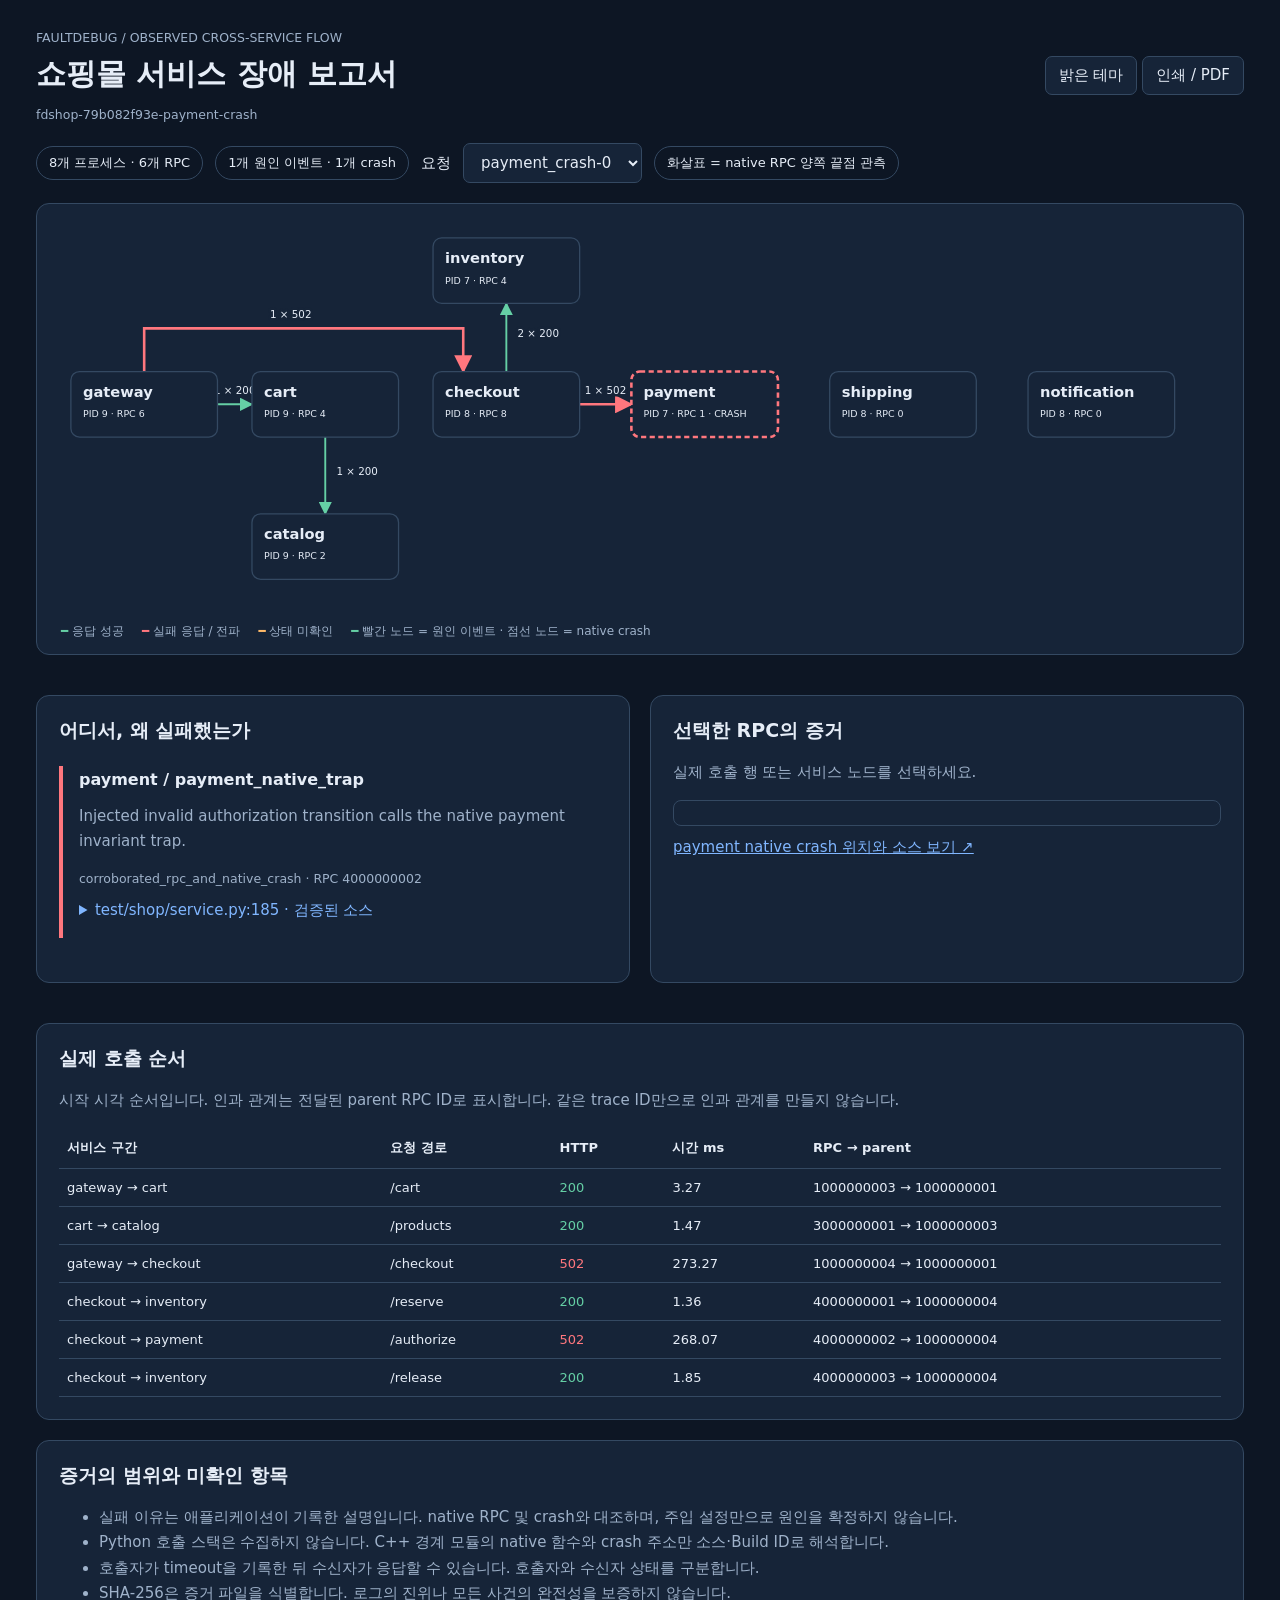
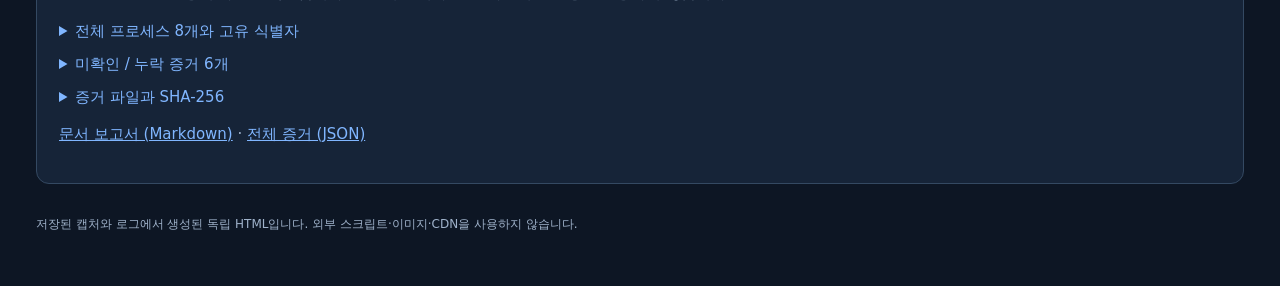
<file: site/reports/payment_crash/report.ko.html>
<!doctype html><html lang="ko"><head><meta charset="utf-8"><meta name="viewport" content="width=device-width,initial-scale=1"><title>FaultDebug · 서비스 장애 보고서</title><link rel="icon" href="data:,"><style>
:root{color-scheme:dark;--bg:#0d1624;--panel:#162438;--ink:#e6edf7;--muted:#9fb2ca;--line:#344962;--ok:#65cfa5;--warn:#ffba69;--bad:#ff777e;--blue:#80b6ff}body.light{color-scheme:light;--bg:#f3f6fa;--panel:#fff;--ink:#172943;--muted:#516682;--line:#bdcbdc;--ok:#187255;--warn:#8b510e;--bad:#b62439;--blue:#2467b5}*{box-sizing:border-box}body{margin:0;font:15px system-ui,sans-serif;background:var(--bg);color:var(--ink)}main{max-width:1550px;margin:auto;padding:28px 36px}header{display:flex;justify-content:space-between;align-items:center;gap:24px}h1{font-size:30px;margin:8px 0 10px}h2{font-size:19px;margin:0 0 16px}p{line-height:1.65;color:var(--muted)}small{color:var(--muted)}button,select{font:inherit;background:var(--panel);color:var(--ink);border:1px solid var(--line);border-radius:7px;padding:9px 13px;cursor:pointer}:focus-visible{outline:3px solid var(--blue)}.bar{display:flex;align-items:center;flex-wrap:wrap;gap:12px;margin:20px 0}.badge{padding:7px 12px;border:1px solid var(--line);border-radius:20px;font-size:13px}.bad{color:var(--bad)}.ok{color:var(--ok)}.warn{color:var(--warn)}.panel{background:var(--panel);border:1px solid var(--line);border-radius:13px;padding:22px;margin:20px 0}.flow{padding:8px 8px 0}svg{width:100%;height:auto;display:block}svg text{font-family:system-ui,sans-serif}.node rect{fill:var(--panel);stroke:var(--line);stroke-width:1.5}.node text{fill:var(--ink)}.node.root rect{stroke:var(--bad);stroke-width:3}.node.crashed rect{stroke-dasharray:6 4}.edge{fill:none;stroke:var(--ok);stroke-width:2.2}.edge.failed{stroke:var(--bad);stroke-width:3}.edge.unresolved{stroke:var(--warn);stroke-dasharray:5 4}.edge-label{fill:var(--ink);font-size:12px;paint-order:stroke;stroke:var(--panel);stroke-width:6;stroke-linejoin:round}.detail-grid{display:grid;grid-template-columns:1fr 1fr;gap:20px}.cause{border-left:4px solid var(--bad);padding:4px 0 4px 16px;margin:22px 0}.cause h3{font-size:16px;margin:0 0 8px}pre{white-space:pre-wrap;overflow-wrap:anywhere;font:12px/1.65 ui-monospace,monospace;border:1px solid var(--line);padding:12px;border-radius:8px}table{width:100%;border-collapse:collapse;font-size:13px}td,th{text-align:left;padding:11px 8px;border-bottom:1px solid var(--line)}tbody tr{cursor:pointer}tbody tr:hover,tbody tr.selected{background:color-mix(in srgb,var(--blue) 12%,transparent)}code{font-size:12px;overflow-wrap:anywhere}a{color:var(--blue)}.limits li{line-height:1.7;color:var(--muted)}details{margin:14px 0}summary{cursor:pointer;color:var(--blue)}.source-active{color:var(--bad);font-weight:bold}.legend{display:flex;gap:18px;flex-wrap:wrap;padding:6px 16px 14px;font-size:12px;color:var(--muted)}.legend span:before{content:'━ ';color:var(--ok)}.legend .error:before{color:var(--bad)}.legend .unknown:before{color:var(--warn)}footer{color:var(--muted);font-size:12px;padding:12px 0 25px}@media(max-width:850px){main{padding:20px 14px}.detail-grid{grid-template-columns:1fr}header{align-items:start}h1{font-size:24px}.table-wrap{overflow-x:auto}}@media print{body{--bg:#fff;--panel:#fff;--ink:#14273e;--muted:#52667c;--line:#ccc;--bad:#b62439;--ok:#187255;color-scheme:light}main{max-width:none;padding:0}.bar,header button{display:none}.panel{break-inside:avoid}.detail-grid{display:block}table{font-size:10px}svg{max-height:350px}.cause{break-inside:avoid}}
</style></head><body><main><header><div><small>FAULTDEBUG / OBSERVED CROSS-SERVICE FLOW</small><h1>쇼핑몰 서비스 장애 보고서</h1><small id="session"></small></div><div><button id="theme">밝은 테마</button> <button id="print">인쇄 / PDF</button></div></header><div class="bar"><span id="counts" class="badge"></span><span id="failures" class="badge"></span><label for="request">요청</label><select id="request"></select><span class="badge">화살표 = native RPC 양쪽 끝점 관측</span></div><section class="panel flow" aria-label="실제 프로세스 간 흐름"><svg id="flow" role="img" aria-label="쇼핑몰 서비스의 관측된 RPC 연결"></svg><div class="legend"><span>응답 성공</span><span class="error">실패 응답 / 전파</span><span class="unknown">상태 미확인</span><span>빨간 노드 = 원인 이벤트 · 점선 노드 = native crash</span></div></section><div class="detail-grid"><section class="panel"><h2>어디서, 왜 실패했는가</h2><div id="causes"></div></section><section class="panel"><h2>선택한 RPC의 증거</h2><p id="selection">실제 호출 행 또는 서비스 노드를 선택하세요.</p><pre id="call-detail"></pre><div id="crash-links"></div></section></div><section class="panel"><h2>실제 호출 순서</h2><p>시작 시각 순서입니다. 인과 관계는 전달된 parent RPC ID로 표시합니다. 같은 trace ID만으로 인과 관계를 만들지 않습니다.</p><div class="table-wrap"><table><thead><tr><th>서비스 구간</th><th>요청 경로</th><th>HTTP</th><th>시간 ms</th><th>RPC → parent</th></tr></thead><tbody id="calls"></tbody></table></div></section><section class="panel"><h2>증거의 범위와 미확인 항목</h2><ul class="limits"><li>실패 이유는 애플리케이션이 기록한 설명입니다. native RPC 및 crash와 대조하며, 주입 설정만으로 원인을 확정하지 않습니다.</li><li>Python 호출 스택은 수집하지 않습니다. C++ 경계 모듈의 native 함수와 crash 주소만 소스·Build ID로 해석합니다.</li><li>호출자가 timeout을 기록한 뒤 수신자가 응답할 수 있습니다. 호출자와 수신자 상태를 구분합니다.</li><li>SHA-256은 증거 파일을 식별합니다. 로그의 진위나 모든 사건의 완전성을 보증하지 않습니다.</li></ul><details><summary id="gaps-label"></summary><pre id="gaps"></pre></details><details><summary>증거 파일과 SHA-256</summary><pre id="evidence"></pre></details><p><a href="report.md">문서 보고서 (Markdown)</a> · <a href="report.json">전체 증거 (JSON)</a></p></section><footer>저장된 캡처와 로그에서 생성된 독립 HTML입니다. 외부 스크립트·이미지·CDN을 사용하지 않습니다.</footer></main><script id="data" type="application/json">{"schema": 1, "session_id": "fdshop-79b082f93e-payment-crash", "services": [{"index": 0, "role": "cart", "process_id": "fdshop-79b082f93e-payment-crash-cart", "generation": 1, "session_id": "fdshop-79b082f93e-payment-crash", "pid": 9, "artifact": "cart/fault-9.fault", "rpc_events": 4, "signal": null, "crashes": 0, "rpc_status": "complete", "native_complete": true, "unresolved": []}, {"index": 1, "role": "catalog", "process_id": "fdshop-79b082f93e-payment-crash-catalog", "generation": 1, "session_id": "fdshop-79b082f93e-payment-crash", "pid": 9, "artifact": "catalog/fault-9.fault", "rpc_events": 2, "signal": null, "crashes": 0, "rpc_status": "complete", "native_complete": true, "unresolved": []}, {"index": 2, "role": "checkout", "process_id": "fdshop-79b082f93e-payment-crash-checkout", "generation": 1, "session_id": "fdshop-79b082f93e-payment-crash", "pid": 8, "artifact": "checkout/fault-8.fault", "rpc_events": 8, "signal": null, "crashes": 0, "rpc_status": "complete", "native_complete": true, "unresolved": []}, {"index": 3, "role": "gateway", "process_id": "fdshop-79b082f93e-payment-crash-gateway", "generation": 1, "session_id": "fdshop-79b082f93e-payment-crash", "pid": 9, "artifact": "gateway/fault-9.fault", "rpc_events": 6, "signal": null, "crashes": 0, "rpc_status": "complete", "native_complete": true, "unresolved": []}, {"index": 4, "role": "inventory", "process_id": "fdshop-79b082f93e-payment-crash-inventory", "generation": 1, "session_id": "fdshop-79b082f93e-payment-crash", "pid": 7, "artifact": "inventory/fault-7.fault", "rpc_events": 4, "signal": null, "crashes": 0, "rpc_status": "complete", "native_complete": true, "unresolved": []}, {"index": 5, "role": "notification", "process_id": "fdshop-79b082f93e-payment-crash-notification", "generation": 1, "session_id": "fdshop-79b082f93e-payment-crash", "pid": 8, "artifact": "notification/fault-8.fault", "rpc_events": 0, "signal": null, "crashes": 0, "rpc_status": "limited", "native_complete": true, "unresolved": [{"reason": "semantic_rpc_events_empty", "evidence": "rpc"}]}, {"index": 6, "role": "payment", "process_id": "fdshop-79b082f93e-payment-crash-payment", "generation": 1, "session_id": "fdshop-79b082f93e-payment-crash", "pid": 7, "artifact": "payment/fault-7.fault", "rpc_events": 1, "signal": 4, "crashes": 1, "rpc_status": "limited", "native_complete": false, "unresolved": [{"reason": "semantic_rpc_stream_incomplete", "flags": 2, "dropped_count": 0}], "fault_report": "fault-6/report.html", "fault_report_result": {"files": ["report.json", "report.md", "report.html"], "evidence_status": "limited", "crashes": 1}}, {"index": 7, "role": "shipping", "process_id": "fdshop-79b082f93e-payment-crash-shipping", "generation": 1, "session_id": "fdshop-79b082f93e-payment-crash", "pid": 8, "artifact": "shipping/fault-8.fault", "rpc_events": 0, "signal": null, "crashes": 0, "rpc_status": "limited", "native_complete": true, "unresolved": [{"reason": "semantic_rpc_events_empty", "evidence": "rpc"}]}], "calls": [{"kind": "rpc", "rpc_id": 1000000003, "from_pid": 9, "to_pid": 9, "method_id": 2, "evidence": ["semantic_rpc_events"], "from_process_id": "fdshop-79b082f93e-payment-crash-gateway", "to_process_id": "fdshop-79b082f93e-payment-crash-cart", "from_process_generation": 1, "to_process_generation": 1, "session_id": "fdshop-79b082f93e-payment-crash", "trace_id_hi": 0, "trace_id_lo": 1000000002, "from_service": "gateway", "to_service": "cart", "path": "/cart", "request_id": "payment_crash-0", "parent_rpc_id": 1000000001, "started_ns": 112588837596, "timeout_ms": 3000, "receiver_begin_observed": true, "receiver_end_observed": true, "receiver_status": 200, "symptoms": [], "status": 200, "duration_ms": 3.27}, {"kind": "rpc", "rpc_id": 3000000001, "from_pid": 9, "to_pid": 9, "method_id": 1, "evidence": ["semantic_rpc_events"], "from_process_id": "fdshop-79b082f93e-payment-crash-cart", "to_process_id": "fdshop-79b082f93e-payment-crash-catalog", "from_process_generation": 1, "to_process_generation": 1, "session_id": "fdshop-79b082f93e-payment-crash", "trace_id_hi": 0, "trace_id_lo": 1000000002, "from_service": "cart", "to_service": "catalog", "path": "/products", "request_id": "payment_crash-0", "parent_rpc_id": 1000000003, "started_ns": 112590177527, "timeout_ms": 3000, "receiver_begin_observed": true, "receiver_end_observed": true, "receiver_status": 200, "symptoms": [], "status": 200, "duration_ms": 1.47}, {"kind": "rpc", "rpc_id": 1000000004, "from_pid": 9, "to_pid": 8, "method_id": 3, "evidence": ["semantic_rpc_events"], "from_process_id": "fdshop-79b082f93e-payment-crash-gateway", "to_process_id": "fdshop-79b082f93e-payment-crash-checkout", "from_process_generation": 1, "to_process_generation": 1, "session_id": "fdshop-79b082f93e-payment-crash", "trace_id_hi": 0, "trace_id_lo": 1000000002, "from_service": "gateway", "to_service": "checkout", "path": "/checkout", "request_id": "payment_crash-0", "parent_rpc_id": 1000000001, "started_ns": 112592191599, "timeout_ms": 3000, "receiver_begin_observed": true, "receiver_end_observed": true, "receiver_status": 502, "symptoms": [], "status": 502, "duration_ms": 273.27}, {"kind": "rpc", "rpc_id": 4000000001, "from_pid": 8, "to_pid": 7, "method_id": 4, "evidence": ["semantic_rpc_events"], "from_process_id": "fdshop-79b082f93e-payment-crash-checkout", "to_process_id": "fdshop-79b082f93e-payment-crash-inventory", "from_process_generation": 1, "to_process_generation": 1, "session_id": "fdshop-79b082f93e-payment-crash", "trace_id_hi": 0, "trace_id_lo": 1000000002, "from_service": "checkout", "to_service": "inventory", "path": "/reserve", "request_id": "payment_crash-0", "parent_rpc_id": 1000000004, "started_ns": 112593178787, "timeout_ms": 300, "receiver_begin_observed": true, "receiver_end_observed": true, "receiver_status": 200, "symptoms": [], "status": 200, "duration_ms": 1.36}, {"kind": "rpc", "rpc_id": 4000000002, "from_pid": 8, "to_pid": 7, "method_id": 6, "evidence": ["semantic_rpc_events"], "from_process_id": "fdshop-79b082f93e-payment-crash-checkout", "to_process_id": "fdshop-79b082f93e-payment-crash-payment", "from_process_generation": 1, "to_process_generation": 1, "session_id": "fdshop-79b082f93e-payment-crash", "trace_id_hi": 0, "trace_id_lo": 1000000002, "from_service": "checkout", "to_service": "payment", "path": "/authorize", "request_id": "payment_crash-0", "parent_rpc_id": 1000000004, "started_ns": 112594642264, "timeout_ms": 3000, "receiver_begin_observed": true, "receiver_end_observed": false, "symptoms": [{"code": "upstream_transport", "reason": "Upstream connection failed: RemoteDisconnected", "status": 502, "log_path": "checkout/events.jsonl", "log_line": 6}], "status": 502, "duration_ms": 268.07}, {"kind": "rpc", "rpc_id": 4000000003, "from_pid": 8, "to_pid": 7, "method_id": 5, "evidence": ["semantic_rpc_events"], "from_process_id": "fdshop-79b082f93e-payment-crash-checkout", "to_process_id": "fdshop-79b082f93e-payment-crash-inventory", "from_process_generation": 1, "to_process_generation": 1, "session_id": "fdshop-79b082f93e-payment-crash", "trace_id_hi": 0, "trace_id_lo": 1000000002, "from_service": "checkout", "to_service": "inventory", "path": "/release", "request_id": "payment_crash-0", "parent_rpc_id": 1000000004, "started_ns": 112862802314, "timeout_ms": 3000, "receiver_begin_observed": true, "receiver_end_observed": true, "receiver_status": 200, "symptoms": [], "status": 200, "duration_ms": 1.85}], "native_relations": [{"kind": "rpc", "rpc_id": 1000000003, "from_pid": 9, "to_pid": 9, "method_id": 2, "evidence": ["semantic_rpc_events"], "from_process_id": "fdshop-79b082f93e-payment-crash-gateway", "to_process_id": "fdshop-79b082f93e-payment-crash-cart", "from_process_generation": 1, "to_process_generation": 1, "session_id": "fdshop-79b082f93e-payment-crash", "trace_id_hi": 0, "trace_id_lo": 1000000002}, {"kind": "rpc", "rpc_id": 3000000001, "from_pid": 9, "to_pid": 9, "method_id": 1, "evidence": ["semantic_rpc_events"], "from_process_id": "fdshop-79b082f93e-payment-crash-cart", "to_process_id": "fdshop-79b082f93e-payment-crash-catalog", "from_process_generation": 1, "to_process_generation": 1, "session_id": "fdshop-79b082f93e-payment-crash", "trace_id_hi": 0, "trace_id_lo": 1000000002}, {"kind": "rpc", "rpc_id": 1000000004, "from_pid": 9, "to_pid": 8, "method_id": 3, "evidence": ["semantic_rpc_events"], "from_process_id": "fdshop-79b082f93e-payment-crash-gateway", "to_process_id": "fdshop-79b082f93e-payment-crash-checkout", "from_process_generation": 1, "to_process_generation": 1, "session_id": "fdshop-79b082f93e-payment-crash", "trace_id_hi": 0, "trace_id_lo": 1000000002}, {"kind": "rpc", "rpc_id": 4000000001, "from_pid": 8, "to_pid": 7, "method_id": 4, "evidence": ["semantic_rpc_events"], "from_process_id": "fdshop-79b082f93e-payment-crash-checkout", "to_process_id": "fdshop-79b082f93e-payment-crash-inventory", "from_process_generation": 1, "to_process_generation": 1, "session_id": "fdshop-79b082f93e-payment-crash", "trace_id_hi": 0, "trace_id_lo": 1000000002}, {"kind": "rpc", "rpc_id": 4000000002, "from_pid": 8, "to_pid": 7, "method_id": 6, "evidence": ["semantic_rpc_events"], "from_process_id": "fdshop-79b082f93e-payment-crash-checkout", "to_process_id": "fdshop-79b082f93e-payment-crash-payment", "from_process_generation": 1, "to_process_generation": 1, "session_id": "fdshop-79b082f93e-payment-crash", "trace_id_hi": 0, "trace_id_lo": 1000000002}, {"kind": "rpc", "rpc_id": 4000000003, "from_pid": 8, "to_pid": 7, "method_id": 5, "evidence": ["semantic_rpc_events"], "from_process_id": "fdshop-79b082f93e-payment-crash-checkout", "to_process_id": "fdshop-79b082f93e-payment-crash-inventory", "from_process_generation": 1, "to_process_generation": 1, "session_id": "fdshop-79b082f93e-payment-crash", "trace_id_hi": 0, "trace_id_lo": 1000000002}], "causes": [{"schema": 1, "kind": "fault_triggered", "service": "payment", "process_id": "fdshop-79b082f93e-payment-crash-payment", "process_generation": 1, "session_id": "fdshop-79b082f93e-payment-crash", "pid": 7, "tid": 8, "monotonic_ns": 112595622710, "source_file": "test/shop/service.py", "source_line": 185, "rpc_id": 4000000002, "trace_id": 1000000002, "parent_rpc_id": 1000000004, "request_id": "payment_crash-0", "code": "payment_native_trap", "reason": "Injected invalid authorization transition calls the native payment invariant trap.", "log_path": "payment/events.jsonl", "log_line": 3, "native_rpc_matched": true, "evidence_class": "application_self_report", "assessment": "corroborated_rpc_and_native_crash", "source": {"file": "test/shop/service.py", "line": 185, "sha256": "3b789a99231804fa3e980fb878751438c0e365c9e000fd52d92fb045e7c586a3", "lines": [{"line": 182, "text": "        if scenario == \"payment_decline\":"}, {"line": 183, "text": "            return failure(ctx, \"payment_declined\", \"Injected authorization policy rejects this demo payment before charging.\", 402)"}, {"line": 184, "text": "        if scenario == \"payment_crash\":"}, {"line": 185, "text": "            emit(\"fault_triggered\", ctx, code=\"payment_native_trap\","}, {"line": 186, "text": "                 reason=\"Injected invalid authorization transition calls the native payment invariant trap.\")"}, {"line": 187, "text": "            NATIVE.shop_payment_fault()"}, {"line": 188, "text": "        with LOCK:"}], "verification": "immutable_bundle_hash"}, "native_crash": {"pc": 140025828848020, "tid": 8, "signal": 4, "thread_generation": 1}}], "events": [{"schema": 1, "kind": "process_started", "service": "cart", "process_id": "fdshop-79b082f93e-payment-crash-cart", "process_generation": 1, "session_id": "fdshop-79b082f93e-payment-crash", "pid": 9, "tid": 9, "monotonic_ns": 110840931679, "source_file": "test/shop/service.py", "source_line": 290, "log_path": "cart/events.jsonl", "log_line": 1, "native_rpc_matched": false}, {"schema": 1, "kind": "server_begin", "service": "cart", "process_id": "fdshop-79b082f93e-payment-crash-cart", "process_generation": 1, "session_id": "fdshop-79b082f93e-payment-crash", "pid": 9, "tid": 10, "monotonic_ns": 112590055529, "source_file": "test/shop/service.py", "source_line": 279, "rpc_id": 1000000003, "trace_id": 1000000002, "parent_rpc_id": 1000000001, "request_id": "payment_crash-0", "path": "/cart", "log_path": "cart/events.jsonl", "log_line": 2, "native_rpc_matched": true}, {"schema": 1, "kind": "client_begin", "service": "cart", "process_id": "fdshop-79b082f93e-payment-crash-cart", "process_generation": 1, "session_id": "fdshop-79b082f93e-payment-crash", "pid": 9, "tid": 10, "monotonic_ns": 112590177527, "source_file": "test/shop/service.py", "source_line": 73, "trace_id": 1000000002, "rpc_id": 3000000001, "parent_rpc_id": 1000000003, "request_id": "payment_crash-0", "peer": "catalog", "path": "/products", "timeout_ms": 3000, "log_path": "cart/events.jsonl", "log_line": 3, "native_rpc_matched": true}, {"schema": 1, "kind": "client_end", "service": "cart", "process_id": "fdshop-79b082f93e-payment-crash-cart", "process_generation": 1, "session_id": "fdshop-79b082f93e-payment-crash", "pid": 9, "tid": 10, "monotonic_ns": 112591649879, "source_file": "test/shop/service.py", "source_line": 94, "trace_id": 1000000002, "rpc_id": 3000000001, "parent_rpc_id": 1000000003, "request_id": "payment_crash-0", "peer": "catalog", "path": "/products", "status": 200, "log_path": "cart/events.jsonl", "log_line": 4, "native_rpc_matched": true}, {"schema": 1, "kind": "server_end", "service": "cart", "process_id": "fdshop-79b082f93e-payment-crash-cart", "process_generation": 1, "session_id": "fdshop-79b082f93e-payment-crash", "pid": 9, "tid": 10, "monotonic_ns": 112591744225, "source_file": "test/shop/service.py", "source_line": 285, "rpc_id": 1000000003, "trace_id": 1000000002, "parent_rpc_id": 1000000001, "request_id": "payment_crash-0", "path": "/cart", "status": 200, "log_path": "cart/events.jsonl", "log_line": 5, "native_rpc_matched": true}, {"schema": 1, "kind": "process_stopped", "service": "cart", "process_id": "fdshop-79b082f93e-payment-crash-cart", "process_generation": 1, "session_id": "fdshop-79b082f93e-payment-crash", "pid": 9, "tid": 9, "monotonic_ns": 114033126185, "source_file": "test/shop/service.py", "source_line": 295, "log_path": "cart/events.jsonl", "log_line": 6, "native_rpc_matched": false}, {"schema": 1, "kind": "process_started", "service": "catalog", "process_id": "fdshop-79b082f93e-payment-crash-catalog", "process_generation": 1, "session_id": "fdshop-79b082f93e-payment-crash", "pid": 9, "tid": 9, "monotonic_ns": 110930914691, "source_file": "test/shop/service.py", "source_line": 290, "log_path": "catalog/events.jsonl", "log_line": 1, "native_rpc_matched": false}, {"schema": 1, "kind": "server_begin", "service": "catalog", "process_id": "fdshop-79b082f93e-payment-crash-catalog", "process_generation": 1, "session_id": "fdshop-79b082f93e-payment-crash", "pid": 9, "tid": 10, "monotonic_ns": 112591214103, "source_file": "test/shop/service.py", "source_line": 279, "rpc_id": 3000000001, "trace_id": 1000000002, "parent_rpc_id": 1000000003, "request_id": "payment_crash-0", "path": "/products", "log_path": "catalog/events.jsonl", "log_line": 2, "native_rpc_matched": true}, {"schema": 1, "kind": "server_end", "service": "catalog", "process_id": "fdshop-79b082f93e-payment-crash-catalog", "process_generation": 1, "session_id": "fdshop-79b082f93e-payment-crash", "pid": 9, "tid": 10, "monotonic_ns": 112591324290, "source_file": "test/shop/service.py", "source_line": 285, "rpc_id": 3000000001, "trace_id": 1000000002, "parent_rpc_id": 1000000003, "request_id": "payment_crash-0", "path": "/products", "status": 200, "log_path": "catalog/events.jsonl", "log_line": 3, "native_rpc_matched": true}, {"schema": 1, "kind": "process_stopped", "service": "catalog", "process_id": "fdshop-79b082f93e-payment-crash-catalog", "process_generation": 1, "session_id": "fdshop-79b082f93e-payment-crash", "pid": 9, "tid": 9, "monotonic_ns": 113789153651, "source_file": "test/shop/service.py", "source_line": 295, "log_path": "catalog/events.jsonl", "log_line": 4, "native_rpc_matched": false}, {"schema": 1, "kind": "process_started", "service": "checkout", "process_id": "fdshop-79b082f93e-payment-crash-checkout", "process_generation": 1, "session_id": "fdshop-79b082f93e-payment-crash", "pid": 8, "tid": 8, "monotonic_ns": 110882832481, "source_file": "test/shop/service.py", "source_line": 290, "log_path": "checkout/events.jsonl", "log_line": 1, "native_rpc_matched": false}, {"schema": 1, "kind": "server_begin", "service": "checkout", "process_id": "fdshop-79b082f93e-payment-crash-checkout", "process_generation": 1, "session_id": "fdshop-79b082f93e-payment-crash", "pid": 8, "tid": 9, "monotonic_ns": 112593072949, "source_file": "test/shop/service.py", "source_line": 279, "rpc_id": 1000000004, "trace_id": 1000000002, "parent_rpc_id": 1000000001, "request_id": "payment_crash-0", "path": "/checkout", "log_path": "checkout/events.jsonl", "log_line": 2, "native_rpc_matched": true}, {"schema": 1, "kind": "client_begin", "service": "checkout", "process_id": "fdshop-79b082f93e-payment-crash-checkout", "process_generation": 1, "session_id": "fdshop-79b082f93e-payment-crash", "pid": 8, "tid": 9, "monotonic_ns": 112593178787, "source_file": "test/shop/service.py", "source_line": 73, "trace_id": 1000000002, "rpc_id": 4000000001, "parent_rpc_id": 1000000004, "request_id": "payment_crash-0", "peer": "inventory", "path": "/reserve", "timeout_ms": 300, "log_path": "checkout/events.jsonl", "log_line": 3, "native_rpc_matched": true}, {"schema": 1, "kind": "client_end", "service": "checkout", "process_id": "fdshop-79b082f93e-payment-crash-checkout", "process_generation": 1, "session_id": "fdshop-79b082f93e-payment-crash", "pid": 8, "tid": 9, "monotonic_ns": 112594540003, "source_file": "test/shop/service.py", "source_line": 94, "trace_id": 1000000002, "rpc_id": 4000000001, "parent_rpc_id": 1000000004, "request_id": "payment_crash-0", "peer": "inventory", "path": "/reserve", "status": 200, "log_path": "checkout/events.jsonl", "log_line": 4, "native_rpc_matched": true}, {"schema": 1, "kind": "client_begin", "service": "checkout", "process_id": "fdshop-79b082f93e-payment-crash-checkout", "process_generation": 1, "session_id": "fdshop-79b082f93e-payment-crash", "pid": 8, "tid": 9, "monotonic_ns": 112594642264, "source_file": "test/shop/service.py", "source_line": 73, "trace_id": 1000000002, "rpc_id": 4000000002, "parent_rpc_id": 1000000004, "request_id": "payment_crash-0", "peer": "payment", "path": "/authorize", "timeout_ms": 3000, "log_path": "checkout/events.jsonl", "log_line": 5, "native_rpc_matched": true}, {"schema": 1, "kind": "symptom", "service": "checkout", "process_id": "fdshop-79b082f93e-payment-crash-checkout", "process_generation": 1, "session_id": "fdshop-79b082f93e-payment-crash", "pid": 8, "tid": 9, "monotonic_ns": 112862551444, "source_file": "test/shop/service.py", "source_line": 89, "trace_id": 1000000002, "rpc_id": 4000000002, "parent_rpc_id": 1000000004, "request_id": "payment_crash-0", "peer": "payment", "status": 502, "code": "upstream_transport", "reason": "Upstream connection failed: RemoteDisconnected", "log_path": "checkout/events.jsonl", "log_line": 6, "native_rpc_matched": true}, {"schema": 1, "kind": "client_end", "service": "checkout", "process_id": "fdshop-79b082f93e-payment-crash-checkout", "process_generation": 1, "session_id": "fdshop-79b082f93e-payment-crash", "pid": 8, "tid": 9, "monotonic_ns": 112862715161, "source_file": "test/shop/service.py", "source_line": 94, "trace_id": 1000000002, "rpc_id": 4000000002, "parent_rpc_id": 1000000004, "request_id": "payment_crash-0", "peer": "payment", "path": "/authorize", "status": 502, "log_path": "checkout/events.jsonl", "log_line": 7, "native_rpc_matched": true}, {"schema": 1, "kind": "client_begin", "service": "checkout", "process_id": "fdshop-79b082f93e-payment-crash-checkout", "process_generation": 1, "session_id": "fdshop-79b082f93e-payment-crash", "pid": 8, "tid": 9, "monotonic_ns": 112862802314, "source_file": "test/shop/service.py", "source_line": 73, "trace_id": 1000000002, "rpc_id": 4000000003, "parent_rpc_id": 1000000004, "request_id": "payment_crash-0", "peer": "inventory", "path": "/release", "timeout_ms": 3000, "log_path": "checkout/events.jsonl", "log_line": 8, "native_rpc_matched": true}, {"schema": 1, "kind": "client_end", "service": "checkout", "process_id": "fdshop-79b082f93e-payment-crash-checkout", "process_generation": 1, "session_id": "fdshop-79b082f93e-payment-crash", "pid": 8, "tid": 9, "monotonic_ns": 112864654054, "source_file": "test/shop/service.py", "source_line": 94, "trace_id": 1000000002, "rpc_id": 4000000003, "parent_rpc_id": 1000000004, "request_id": "payment_crash-0", "peer": "inventory", "path": "/release", "status": 200, "log_path": "checkout/events.jsonl", "log_line": 9, "native_rpc_matched": true}, {"schema": 1, "kind": "compensation", "service": "checkout", "process_id": "fdshop-79b082f93e-payment-crash-checkout", "process_generation": 1, "session_id": "fdshop-79b082f93e-payment-crash", "pid": 8, "tid": 9, "monotonic_ns": 112864740185, "source_file": "test/shop/service.py", "source_line": 148, "rpc_id": 1000000004, "trace_id": 1000000002, "parent_rpc_id": 1000000001, "request_id": "payment_crash-0", "peer": "inventory", "status": 200, "order_id": "payment_crash-0", "log_path": "checkout/events.jsonl", "log_line": 10, "native_rpc_matched": true}, {"schema": 1, "kind": "server_end", "service": "checkout", "process_id": "fdshop-79b082f93e-payment-crash-checkout", "process_generation": 1, "session_id": "fdshop-79b082f93e-payment-crash", "pid": 8, "tid": 9, "monotonic_ns": 112864824042, "source_file": "test/shop/service.py", "source_line": 285, "rpc_id": 1000000004, "trace_id": 1000000002, "parent_rpc_id": 1000000001, "request_id": "payment_crash-0", "path": "/checkout", "status": 502, "log_path": "checkout/events.jsonl", "log_line": 11, "native_rpc_matched": true}, {"schema": 1, "kind": "process_stopped", "service": "checkout", "process_id": "fdshop-79b082f93e-payment-crash-checkout", "process_generation": 1, "session_id": "fdshop-79b082f93e-payment-crash", "pid": 8, "tid": 8, "monotonic_ns": 114400494800, "source_file": "test/shop/service.py", "source_line": 295, "log_path": "checkout/events.jsonl", "log_line": 12, "native_rpc_matched": false}, {"schema": 1, "kind": "process_started", "service": "gateway", "process_id": "fdshop-79b082f93e-payment-crash-gateway", "process_generation": 1, "session_id": "fdshop-79b082f93e-payment-crash", "pid": 9, "tid": 9, "monotonic_ns": 110909710443, "source_file": "test/shop/service.py", "source_line": 290, "log_path": "gateway/events.jsonl", "log_line": 1, "native_rpc_matched": false}, {"schema": 1, "kind": "server_begin", "service": "gateway", "process_id": "fdshop-79b082f93e-payment-crash-gateway", "process_generation": 1, "session_id": "fdshop-79b082f93e-payment-crash", "pid": 9, "tid": 10, "monotonic_ns": 112588688958, "source_file": "test/shop/service.py", "source_line": 279, "rpc_id": 1000000001, "trace_id": 1000000002, "parent_rpc_id": 0, "request_id": "payment_crash-0", "path": "/checkout", "log_path": "gateway/events.jsonl", "log_line": 2, "native_rpc_matched": true}, {"schema": 1, "kind": "client_begin", "service": "gateway", "process_id": "fdshop-79b082f93e-payment-crash-gateway", "process_generation": 1, "session_id": "fdshop-79b082f93e-payment-crash", "pid": 9, "tid": 10, "monotonic_ns": 112588837596, "source_file": "test/shop/service.py", "source_line": 73, "trace_id": 1000000002, "rpc_id": 1000000003, "parent_rpc_id": 1000000001, "request_id": "payment_crash-0", "peer": "cart", "path": "/cart", "timeout_ms": 3000, "log_path": "gateway/events.jsonl", "log_line": 3, "native_rpc_matched": true}, {"schema": 1, "kind": "client_end", "service": "gateway", "process_id": "fdshop-79b082f93e-payment-crash-gateway", "process_generation": 1, "session_id": "fdshop-79b082f93e-payment-crash", "pid": 9, "tid": 10, "monotonic_ns": 112592105137, "source_file": "test/shop/service.py", "source_line": 94, "trace_id": 1000000002, "rpc_id": 1000000003, "parent_rpc_id": 1000000001, "request_id": "payment_crash-0", "peer": "cart", "path": "/cart", "status": 200, "log_path": "gateway/events.jsonl", "log_line": 4, "native_rpc_matched": true}, {"schema": 1, "kind": "client_begin", "service": "gateway", "process_id": "fdshop-79b082f93e-payment-crash-gateway", "process_generation": 1, "session_id": "fdshop-79b082f93e-payment-crash", "pid": 9, "tid": 10, "monotonic_ns": 112592191599, "source_file": "test/shop/service.py", "source_line": 73, "trace_id": 1000000002, "rpc_id": 1000000004, "parent_rpc_id": 1000000001, "request_id": "payment_crash-0", "peer": "checkout", "path": "/checkout", "timeout_ms": 3000, "log_path": "gateway/events.jsonl", "log_line": 5, "native_rpc_matched": true}, {"schema": 1, "kind": "client_end", "service": "gateway", "process_id": "fdshop-79b082f93e-payment-crash-gateway", "process_generation": 1, "session_id": "fdshop-79b082f93e-payment-crash", "pid": 9, "tid": 10, "monotonic_ns": 112865458753, "source_file": "test/shop/service.py", "source_line": 94, "trace_id": 1000000002, "rpc_id": 1000000004, "parent_rpc_id": 1000000001, "request_id": "payment_crash-0", "peer": "checkout", "path": "/checkout", "status": 502, "log_path": "gateway/events.jsonl", "log_line": 6, "native_rpc_matched": true}, {"schema": 1, "kind": "server_end", "service": "gateway", "process_id": "fdshop-79b082f93e-payment-crash-gateway", "process_generation": 1, "session_id": "fdshop-79b082f93e-payment-crash", "pid": 9, "tid": 10, "monotonic_ns": 112865588256, "source_file": "test/shop/service.py", "source_line": 285, "rpc_id": 1000000001, "trace_id": 1000000002, "parent_rpc_id": 0, "request_id": "payment_crash-0", "path": "/checkout", "status": 502, "log_path": "gateway/events.jsonl", "log_line": 7, "native_rpc_matched": true}, {"schema": 1, "kind": "process_stopped", "service": "gateway", "process_id": "fdshop-79b082f93e-payment-crash-gateway", "process_generation": 1, "session_id": "fdshop-79b082f93e-payment-crash", "pid": 9, "tid": 9, "monotonic_ns": 115611947752, "source_file": "test/shop/service.py", "source_line": 295, "log_path": "gateway/events.jsonl", "log_line": 8, "native_rpc_matched": false}, {"schema": 1, "kind": "process_started", "service": "inventory", "process_id": "fdshop-79b082f93e-payment-crash-inventory", "process_generation": 1, "session_id": "fdshop-79b082f93e-payment-crash", "pid": 7, "tid": 7, "monotonic_ns": 111030688176, "source_file": "test/shop/service.py", "source_line": 290, "log_path": "inventory/events.jsonl", "log_line": 1, "native_rpc_matched": false}, {"schema": 1, "kind": "server_begin", "service": "inventory", "process_id": "fdshop-79b082f93e-payment-crash-inventory", "process_generation": 1, "session_id": "fdshop-79b082f93e-payment-crash", "pid": 7, "tid": 8, "monotonic_ns": 112594137034, "source_file": "test/shop/service.py", "source_line": 279, "rpc_id": 4000000001, "trace_id": 1000000002, "parent_rpc_id": 1000000004, "request_id": "payment_crash-0", "path": "/reserve", "log_path": "inventory/events.jsonl", "log_line": 2, "native_rpc_matched": true}, {"schema": 1, "kind": "server_end", "service": "inventory", "process_id": "fdshop-79b082f93e-payment-crash-inventory", "process_generation": 1, "session_id": "fdshop-79b082f93e-payment-crash", "pid": 7, "tid": 8, "monotonic_ns": 112594239486, "source_file": "test/shop/service.py", "source_line": 285, "rpc_id": 4000000001, "trace_id": 1000000002, "parent_rpc_id": 1000000004, "request_id": "payment_crash-0", "path": "/reserve", "status": 200, "log_path": "inventory/events.jsonl", "log_line": 3, "native_rpc_matched": true}, {"schema": 1, "kind": "server_begin", "service": "inventory", "process_id": "fdshop-79b082f93e-payment-crash-inventory", "process_generation": 1, "session_id": "fdshop-79b082f93e-payment-crash", "pid": 7, "tid": 8, "monotonic_ns": 112863971948, "source_file": "test/shop/service.py", "source_line": 279, "rpc_id": 4000000003, "trace_id": 1000000002, "parent_rpc_id": 1000000004, "request_id": "payment_crash-0", "path": "/release", "log_path": "inventory/events.jsonl", "log_line": 4, "native_rpc_matched": true}, {"schema": 1, "kind": "server_end", "service": "inventory", "process_id": "fdshop-79b082f93e-payment-crash-inventory", "process_generation": 1, "session_id": "fdshop-79b082f93e-payment-crash", "pid": 7, "tid": 8, "monotonic_ns": 112864134763, "source_file": "test/shop/service.py", "source_line": 285, "rpc_id": 4000000003, "trace_id": 1000000002, "parent_rpc_id": 1000000004, "request_id": "payment_crash-0", "path": "/release", "status": 200, "log_path": "inventory/events.jsonl", "log_line": 5, "native_rpc_matched": true}, {"schema": 1, "kind": "process_stopped", "service": "inventory", "process_id": "fdshop-79b082f93e-payment-crash-inventory", "process_generation": 1, "session_id": "fdshop-79b082f93e-payment-crash", "pid": 7, "tid": 7, "monotonic_ns": 114718400657, "source_file": "test/shop/service.py", "source_line": 295, "log_path": "inventory/events.jsonl", "log_line": 6, "native_rpc_matched": false}, {"schema": 1, "kind": "process_started", "service": "notification", "process_id": "fdshop-79b082f93e-payment-crash-notification", "process_generation": 1, "session_id": "fdshop-79b082f93e-payment-crash", "pid": 8, "tid": 8, "monotonic_ns": 110978555102, "source_file": "test/shop/service.py", "source_line": 290, "log_path": "notification/events.jsonl", "log_line": 1, "native_rpc_matched": false}, {"schema": 1, "kind": "process_stopped", "service": "notification", "process_id": "fdshop-79b082f93e-payment-crash-notification", "process_generation": 1, "session_id": "fdshop-79b082f93e-payment-crash", "pid": 8, "tid": 8, "monotonic_ns": 115594719549, "source_file": "test/shop/service.py", "source_line": 295, "log_path": "notification/events.jsonl", "log_line": 2, "native_rpc_matched": false}, {"schema": 1, "kind": "process_started", "service": "payment", "process_id": "fdshop-79b082f93e-payment-crash-payment", "process_generation": 1, "session_id": "fdshop-79b082f93e-payment-crash", "pid": 7, "tid": 7, "monotonic_ns": 110969272836, "source_file": "test/shop/service.py", "source_line": 290, "log_path": "payment/events.jsonl", "log_line": 1, "native_rpc_matched": false}, {"schema": 1, "kind": "server_begin", "service": "payment", "process_id": "fdshop-79b082f93e-payment-crash-payment", "process_generation": 1, "session_id": "fdshop-79b082f93e-payment-crash", "pid": 7, "tid": 8, "monotonic_ns": 112595531639, "source_file": "test/shop/service.py", "source_line": 279, "rpc_id": 4000000002, "trace_id": 1000000002, "parent_rpc_id": 1000000004, "request_id": "payment_crash-0", "path": "/authorize", "log_path": "payment/events.jsonl", "log_line": 2, "native_rpc_matched": true}, {"schema": 1, "kind": "fault_triggered", "service": "payment", "process_id": "fdshop-79b082f93e-payment-crash-payment", "process_generation": 1, "session_id": "fdshop-79b082f93e-payment-crash", "pid": 7, "tid": 8, "monotonic_ns": 112595622710, "source_file": "test/shop/service.py", "source_line": 185, "rpc_id": 4000000002, "trace_id": 1000000002, "parent_rpc_id": 1000000004, "request_id": "payment_crash-0", "code": "payment_native_trap", "reason": "Injected invalid authorization transition calls the native payment invariant trap.", "log_path": "payment/events.jsonl", "log_line": 3, "native_rpc_matched": true}, {"schema": 1, "kind": "process_started", "service": "shipping", "process_id": "fdshop-79b082f93e-payment-crash-shipping", "process_generation": 1, "session_id": "fdshop-79b082f93e-payment-crash", "pid": 8, "tid": 8, "monotonic_ns": 110900238438, "source_file": "test/shop/service.py", "source_line": 290, "log_path": "shipping/events.jsonl", "log_line": 1, "native_rpc_matched": false}, {"schema": 1, "kind": "process_stopped", "service": "shipping", "process_id": "fdshop-79b082f93e-payment-crash-shipping", "process_generation": 1, "session_id": "fdshop-79b082f93e-payment-crash", "pid": 8, "tid": 8, "monotonic_ns": 115312378987, "source_file": "test/shop/service.py", "source_line": 295, "log_path": "shipping/events.jsonl", "log_line": 2, "native_rpc_matched": false}], "evidence_files": [{"path": "cart/fault-9.fault", "sha256": "d36053acf068e77667016597a1aa0de665b7156db6e6536df9e98bcf10101b70", "kind": "checksummed_native_capture", "bytes": 8266}, {"path": "catalog/fault-9.fault", "sha256": "b0cd895b46a3f93365887fb118934a25014e299665d408da18f700fb91c8d962", "kind": "checksummed_native_capture", "bytes": 7199}, {"path": "checkout/fault-8.fault", "sha256": "ac974663f67f214576e16af32626ab8409306ef566d7e13664524fea9d43af36", "kind": "checksummed_native_capture", "bytes": 10414}, {"path": "gateway/fault-9.fault", "sha256": "111d28ac55d061b4495c55cf0f1e4b0ccf5bc6962690dcd7f10f8fdd710e0708", "kind": "checksummed_native_capture", "bytes": 9351}, {"path": "inventory/fault-7.fault", "sha256": "b60ece6769dcbe65a6e48650678edb6c2070e7519d9d0b547ea79f587890c2cf", "kind": "checksummed_native_capture", "bytes": 8515}, {"path": "notification/fault-8.fault", "sha256": "9666a60d7f94da797e68e877afedc40ffb37a83edac33974d4ea1e9d3ebd738c", "kind": "checksummed_native_capture", "bytes": 5630}, {"path": "payment/fault-7.fault", "sha256": "5ab49a4361a3e3ead713e48137aecfaf8888f198e85c739a28331eff38c5d814", "kind": "checksummed_native_capture", "bytes": 7056}, {"path": "shipping/fault-8.fault", "sha256": "62e31a817192a1bbc3b2590890449d9cd05bcc3b95dd54f2351ebab6fddb2dbf", "kind": "checksummed_native_capture", "bytes": 5618}, {"path": "cart/events.jsonl", "sha256": "8ccd6ec80ac8096ca1bfe9a6f5d98ac3fef74e04eac86f92c115b780c30cfa97", "kind": "application_self_report", "bytes": 2188}, {"path": "catalog/events.jsonl", "sha256": "6ad2e06e874a2a002f2346e6b848a4c55717ebb769eacc42ddc8707ff00646ba", "kind": "application_self_report", "bytes": 1373}, {"path": "checkout/events.jsonl", "sha256": "71d3ac80740697bd8d17f65ac1b93259af433efe29a7437dd3f7836cbc57b79e", "kind": "application_self_report", "bytes": 4900}, {"path": "gateway/events.jsonl", "sha256": "7d6e5afa6d19111bd34ccd3f211389d22a7dd7e6aebe2c547fcebd9b540a3132", "kind": "application_self_report", "bytes": 3061}, {"path": "inventory/events.jsonl", "sha256": "ce40d8216ed96d757805f2f03241c442739720707f1903c684721f95ef33dc1f", "kind": "application_self_report", "bytes": 2198}, {"path": "notification/events.jsonl", "sha256": "5559e1a6d11b3dc6344aa7c457612483592e341aac58cb5bb1cf9d1fdddf43cb", "kind": "application_self_report", "bytes": 584}, {"path": "payment/events.jsonl", "sha256": "0e13a27fddb75c7978ac40d42091bd20604a1bcde59dd2af2ffb216bf25990aa", "kind": "application_self_report", "bytes": 1186}, {"path": "shipping/events.jsonl", "sha256": "1961879ebdf27334b2b60dc2557c31d8f0133c1d79ce92624a551cfb3ae063f7", "kind": "application_self_report", "bytes": 568}], "unresolved": [{"reason": "native_capture_incomplete", "service": "payment", "snapshot_consistency": {"stable": true, "unstable_records": []}, "status": 7}, {"reason": "semantic_rpc_events_empty", "evidence": "rpc"}, {"reason": "semantic_rpc_stream_incomplete", "flags": 2, "dropped_count": 0}, {"reason": "semantic_rpc_events_empty", "evidence": "rpc"}, {"reason": "rpc_endpoint_pair_not_unique", "rpc_id": 1000000001, "events": 2, "processes": [["identity", "fdshop-79b082f93e-payment-crash-gateway", 1]]}, {"status": "evidence_missing", "reason": "no_explicit_ipc_pair"}], "limitations": ["Application reasons are self-reported; hashes identify frozen evidence, not authenticity.", "Native function traces cover the C++ boundary module, not Python call stacks.", "Parent RPC IDs come from application propagation; shared trace IDs alone do not establish causality.", "A receiver may finish after the caller times out; caller and receiver statuses are distinct."]}</script><script>
const model=JSON.parse(document.querySelector('#data').textContent),$=s=>document.querySelector(s),ns='http://www.w3.org/2000/svg';
function element(tag,text,className){const el=document.createElement(tag);if(text!==undefined)el.textContent=text;if(className)el.className=className;return el}
function svgEl(tag,attrs,parent){const el=document.createElementNS(ns,tag);for(const [k,v] of Object.entries(attrs))el.setAttribute(k,v);parent.append(el);return el}
$('#session').textContent=model.session_id;$('#counts').textContent=model.services.length+'개 프로세스 · '+model.calls.length+'개 RPC';$('#failures').textContent=model.causes.length+'개 원인 이벤트 · '+model.services.filter(s=>s.crashes).length+'개 crash';
const requests=[...new Set(model.calls.map(c=>c.request_id))].sort();for(const request of requests)$('#request').append(element('option',request));const inventory=element('details');inventory.append(element('summary','전체 프로세스 '+model.services.length+'개와 고유 식별자'));inventory.append(element('pre',model.services.map(s=>s.role+' · PID '+s.pid+' · '+s.process_id+' · generation '+s.generation).join('\n')));$('#gaps-label').parentElement.before(inventory);$('#gaps-label').textContent='미확인 / 누락 증거 '+model.unresolved.length+'개';$('#gaps').textContent=JSON.stringify(model.unresolved,null,2);$('#evidence').textContent=model.evidence_files.map(e=>e.path+'\n'+e.kind+'\nSHA-256 '+e.sha256).join('\n\n');
const known={gateway:[30,185],cart:[240,185],checkout:[450,185],inventory:[450,30],payment:[680,185],shipping:[910,185],notification:[1140,185],catalog:[240,350]};
function draw(calls,causes){const svg=$('#flow');svg.replaceChildren();const extra=model.services.filter(s=>!known[s.role]),poolName=extra.every(s=>s.role.startsWith('risk-'))?'risk pool':'other services',positions={...known,[poolName]:[680,350]},displayServices=model.services.filter(s=>known[s.role]);if(extra.length)displayServices.push({role:poolName,pid:'—',rpc_events:extra.reduce((sum,s)=>sum+s.rpc_events,0),crashes:extra.reduce((sum,s)=>sum+s.crashes,0),workers:extra});const height=470;svg.setAttribute('viewBox','0 0 1380 '+height);const defs=svgEl('defs',{},svg);['ok','bad','warn'].forEach(color=>{const marker=svgEl('marker',{id:'arrow-'+color,viewBox:'0 0 10 10',refX:9,refY:5,markerWidth:7,markerHeight:7,orient:'auto-start-reverse'},defs);svgEl('path',{d:'M 0 0 L 10 5 L 0 10 z',fill:'var(--'+color+')'},marker)});
const groups=new Map;for(const call of calls){const key=(known[call.from_service]?call.from_service:poolName)+'|'+(known[call.to_service]?call.to_service:poolName);if(!groups.has(key))groups.set(key,[]);groups.get(key).push(call)}
for(const group of groups.values()){const c=group[0],a=positions[known[c.from_service]?c.from_service:poolName],b=positions[known[c.to_service]?c.to_service:poolName];if(!a||!b)continue;const failed=group.some(e=>e.status>=400),unknown=group.some(e=>e.status===undefined),color=failed?'bad':unknown?'warn':'ok';let x1=a[0]+170,y1=a[1]+38,x2=b[0],y2=b[1]+38,path,labelX,labelY;
if(c.from_service==='gateway'&&c.to_service==='checkout'){x1=a[0]+85;y1=a[1];x2=b[0]+35;y2=b[1];path=`M${x1},${y1} V135 H${x2} V${y2}`;labelX=285;labelY=123}
else if(c.from_service==='checkout'&&['shipping','notification'].includes(c.to_service)){x1=a[0]+(c.to_service==='shipping'?120:145);y1=a[1];x2=b[0]+85;y2=b[1];const rail=c.to_service==='shipping'?160:125;path=`M${x1},${y1} V${rail} H${x2} V${y2}`;labelX=(x1+x2)/2;labelY=rail-12}
else if(a[1]===b[1]){path=`M${x1},${y1} C${x1+25},${y1} ${x2-25},${y2} ${x2},${y2}`;labelX=(x1+x2)/2;labelY=y1-12}
else if(a[0]===b[0]){x1=a[0]+85;y1=a[1]+(b[1]>a[1]?76:0);x2=b[0]+85;y2=b[1]+(b[1]>a[1]?0:76);path=`M${x1},${y1} L${x2},${y2}`;labelX=x1+37;labelY=(y1+y2)/2}
else{x1=a[0]+60;y1=a[1]+76;x2=b[0];y2=b[1]+38;path=`M${x1},${y1} C${x1},${y2} ${x2-35},${y2} ${x2},${y2}`;labelX=x1+15;labelY=y2-12}
svgEl('path',{d:path,'data-from':known[c.from_service]?c.from_service:poolName,'data-to':known[c.to_service]?c.to_service:poolName,class:'edge '+(failed?'failed':unknown?'unresolved':''),'marker-end':'url(#arrow-'+color+')'},svg);const text=svgEl('text',{x:labelX,y:labelY,'text-anchor':'middle',class:'edge-label'},svg);text.textContent=group.length+' × '+[...new Set(group.map(e=>e.status??'?'))].join('/');}
for(const service of displayServices){const pos=positions[service.role];if(!pos)continue;const root=causes.some(c=>(c.service===service.role||service.workers?.some(w=>w.role===c.service))&&c.assessment.startsWith('corroborated'));const g=svgEl('g',{'data-service':service.role,class:'node'+(root?' root':'')+(service.crashes?' crashed':''),tabindex:0,role:'button','aria-label':service.role+' 서비스 증거'},svg);svgEl('rect',{x:pos[0],y:pos[1],width:170,height:76,rx:10},g);let text=svgEl('text',{x:pos[0]+14,y:pos[1]+29,'font-size':17,'font-weight':600},g);text.textContent=service.workers?poolName+' × '+service.workers.length:service.role;text=svgEl('text',{x:pos[0]+14,y:pos[1]+53,'font-size':11},g);text.textContent='PID '+service.pid+' · RPC '+service.rpc_events+(service.crashes?' · CRASH':'');g.onclick=()=>{$('#selection').textContent=service.role+' · 독립 프로세스';$('#call-detail').textContent=JSON.stringify(service.workers??service,null,2)};g.onkeydown=e=>{if(e.key==='Enter'||e.key===' '){e.preventDefault();g.onclick()}};}}
function show(){const request=$('#request').value,calls=model.calls.filter(c=>c.request_id===request),causes=model.causes.filter(c=>c.request_id===request);draw(calls,causes);$('#causes').replaceChildren();if(!causes.length)$('#causes').append(element('p','이 요청에서 관측된 원인 이벤트 없음. 실제 응답 상태와 주문 결과를 확인하세요.'));
for(const cause of causes){const card=element('div',undefined,'cause');card.append(element('h3',cause.service+' / '+cause.code));card.append(element('p',cause.reason));card.append(element('small',cause.assessment+' · RPC '+cause.rpc_id));if(cause.source){const details=element('details');details.append(element('summary',cause.source.file+':'+cause.source.line+' · 검증된 소스'));const pre=element('pre');for(const line of cause.source.lines)pre.append(element('span',line.line+'  '+line.text+'\n',line.line===cause.source.line?'source-active':''));details.append(pre);card.append(details)}$('#causes').append(card)}
$('#calls').replaceChildren();for(const call of calls){const row=element('tr');row.tabIndex=0;row.setAttribute('role','button');row.setAttribute('aria-label',call.from_service+' to '+call.to_service+' RPC '+call.rpc_id);row.append(element('td',call.from_service+' → '+call.to_service),element('td',call.path),element('td',call.status??'미확인',call.status>=400?'bad':'ok'),element('td',call.duration_ms??'미확인'),element('td',call.rpc_id+' → '+call.parent_rpc_id));row.onclick=()=>{$('#calls').querySelectorAll('tr').forEach(r=>r.classList.remove('selected'));row.classList.add('selected');$('#selection').textContent=call.from_service+' → '+call.to_service+' · '+call.path;$('#call-detail').textContent=JSON.stringify(call,null,2)};row.onkeydown=e=>{if(e.key==='Enter'||e.key===' '){e.preventDefault();row.onclick()}};$('#calls').append(row)}
$('#crash-links').replaceChildren();for(const service of model.services.filter(s=>s.fault_report)){const a=element('a',service.role+' native crash 위치와 소스 보기 ↗');a.href=service.fault_report;$('#crash-links').append(a)}$('#call-detail').textContent='';$('#selection').textContent='실제 호출 행 또는 서비스 노드를 선택하세요.';}
$('#request').onchange=show;$('#theme').onclick=()=>{document.body.classList.toggle('light');$('#theme').textContent=document.body.classList.contains('light')?'어두운 테마':'밝은 테마'};$('#print').onclick=()=>window.print();show();
</script></body></html>
</file>
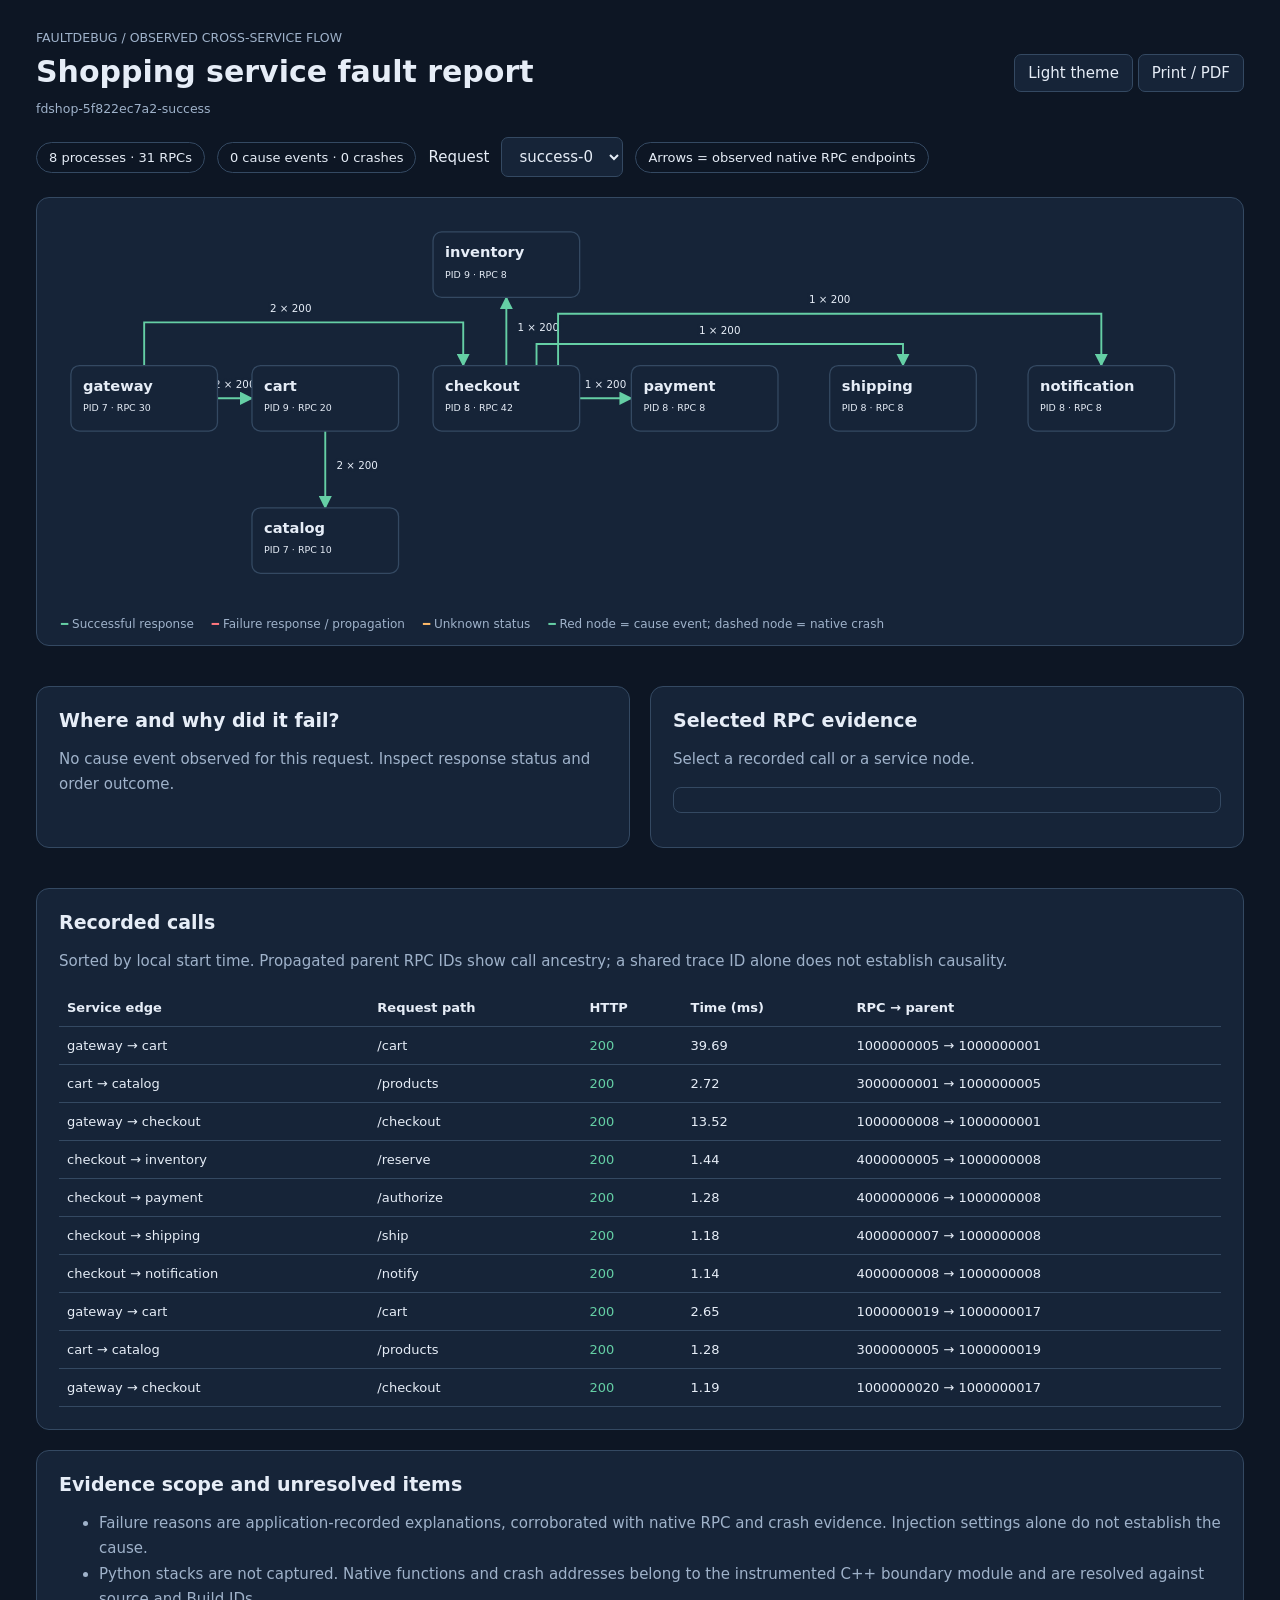
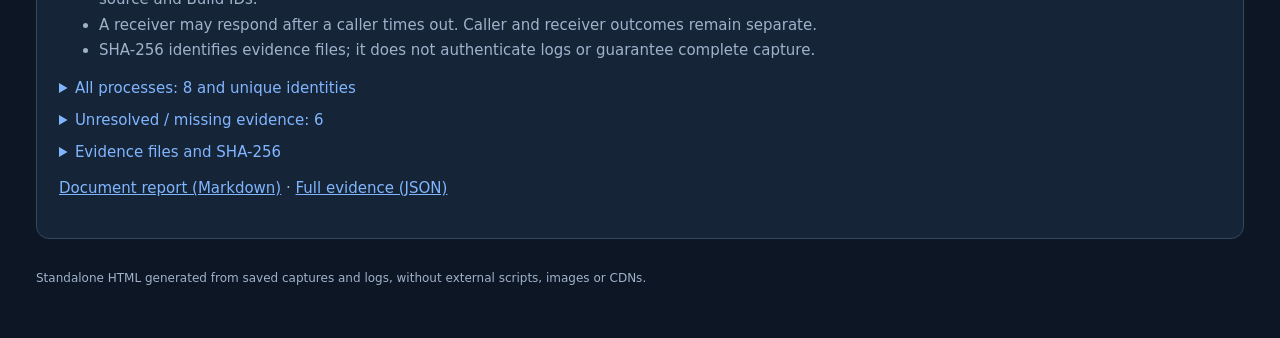
<file: site/reports/success/report.html>
<!doctype html><html lang="en"><head><meta charset="utf-8"><meta name="viewport" content="width=device-width,initial-scale=1"><title>FaultDebug · Service fault report</title><link rel="icon" href="data:,"><style>
:root{color-scheme:dark;--bg:#0d1624;--panel:#162438;--ink:#e6edf7;--muted:#9fb2ca;--line:#344962;--ok:#65cfa5;--warn:#ffba69;--bad:#ff777e;--blue:#80b6ff}body.light{color-scheme:light;--bg:#f3f6fa;--panel:#fff;--ink:#172943;--muted:#516682;--line:#bdcbdc;--ok:#187255;--warn:#8b510e;--bad:#b62439;--blue:#2467b5}*{box-sizing:border-box}body{margin:0;font:15px system-ui,sans-serif;background:var(--bg);color:var(--ink)}main{max-width:1550px;margin:auto;padding:28px 36px}header{display:flex;justify-content:space-between;align-items:center;gap:24px}h1{font-size:30px;margin:8px 0 10px}h2{font-size:19px;margin:0 0 16px}p{line-height:1.65;color:var(--muted)}small{color:var(--muted)}button,select{font:inherit;background:var(--panel);color:var(--ink);border:1px solid var(--line);border-radius:7px;padding:9px 13px;cursor:pointer}:focus-visible{outline:3px solid var(--blue)}.bar{display:flex;align-items:center;flex-wrap:wrap;gap:12px;margin:20px 0}.badge{padding:7px 12px;border:1px solid var(--line);border-radius:20px;font-size:13px}.bad{color:var(--bad)}.ok{color:var(--ok)}.warn{color:var(--warn)}.panel{background:var(--panel);border:1px solid var(--line);border-radius:13px;padding:22px;margin:20px 0}.flow{padding:8px 8px 0}svg{width:100%;height:auto;display:block}svg text{font-family:system-ui,sans-serif}.node rect{fill:var(--panel);stroke:var(--line);stroke-width:1.5}.node text{fill:var(--ink)}.node.root rect{stroke:var(--bad);stroke-width:3}.node.crashed rect{stroke-dasharray:6 4}.edge{fill:none;stroke:var(--ok);stroke-width:2.2}.edge.failed{stroke:var(--bad);stroke-width:3}.edge.unresolved{stroke:var(--warn);stroke-dasharray:5 4}.edge-label{fill:var(--ink);font-size:12px;paint-order:stroke;stroke:var(--panel);stroke-width:6;stroke-linejoin:round}.detail-grid{display:grid;grid-template-columns:1fr 1fr;gap:20px}.cause{border-left:4px solid var(--bad);padding:4px 0 4px 16px;margin:22px 0}.cause h3{font-size:16px;margin:0 0 8px}pre{white-space:pre-wrap;overflow-wrap:anywhere;font:12px/1.65 ui-monospace,monospace;border:1px solid var(--line);padding:12px;border-radius:8px}table{width:100%;border-collapse:collapse;font-size:13px}td,th{text-align:left;padding:11px 8px;border-bottom:1px solid var(--line)}tbody tr{cursor:pointer}tbody tr:hover,tbody tr.selected{background:color-mix(in srgb,var(--blue) 12%,transparent)}code{font-size:12px;overflow-wrap:anywhere}a{color:var(--blue)}.limits li{line-height:1.7;color:var(--muted)}details{margin:14px 0}summary{cursor:pointer;color:var(--blue)}.source-active{color:var(--bad);font-weight:bold}.legend{display:flex;gap:18px;flex-wrap:wrap;padding:6px 16px 14px;font-size:12px;color:var(--muted)}.legend span:before{content:'━ ';color:var(--ok)}.legend .error:before{color:var(--bad)}.legend .unknown:before{color:var(--warn)}footer{color:var(--muted);font-size:12px;padding:12px 0 25px}@media(max-width:850px){main{padding:20px 14px}.detail-grid{grid-template-columns:1fr}header{align-items:start}h1{font-size:24px}.table-wrap{overflow-x:auto}}@media print{body{--bg:#fff;--panel:#fff;--ink:#14273e;--muted:#52667c;--line:#ccc;--bad:#b62439;--ok:#187255;--blue:#17578f;color-scheme:light}main{max-width:none;padding:0}.bar,header button{display:none}.panel{break-inside:avoid}.detail-grid{display:block}table{font-size:11px}svg{max-height:350px}.cause{break-inside:avoid}}
</style></head><body><main><header><div><small>FAULTDEBUG / OBSERVED CROSS-SERVICE FLOW</small><h1>Shopping service fault report</h1><small id="session"></small></div><div><button id="theme">Light theme</button> <button id="print">Print / PDF</button></div></header><div class="bar"><span id="counts" class="badge"></span><span id="failures" class="badge"></span><label for="request">Request</label><select id="request"></select><span class="badge">Arrows = observed native RPC endpoints</span></div><section class="panel flow" aria-label="Observed cross-process flow"><svg id="flow" role="img" aria-label="Observed shopping-service RPC connections"></svg><div class="legend"><span>Successful response</span><span class="error">Failure response / propagation</span><span class="unknown">Unknown status</span><span>Red node = cause event; dashed node = native crash</span></div></section><div class="detail-grid"><section class="panel"><h2>Where and why did it fail?</h2><div id="causes"></div></section><section class="panel"><h2>Selected RPC evidence</h2><p id="selection">Select a recorded call or a service node.</p><pre id="call-detail"></pre><div id="crash-links"></div></section></div><section class="panel"><h2>Recorded calls</h2><p>Sorted by local start time. Propagated parent RPC IDs show call ancestry; a shared trace ID alone does not establish causality.</p><div class="table-wrap"><table><thead><tr><th>Service edge</th><th>Request path</th><th>HTTP</th><th>Time (ms)</th><th>RPC → parent</th></tr></thead><tbody id="calls"></tbody></table></div></section><section class="panel"><h2>Evidence scope and unresolved items</h2><ul class="limits"><li>Failure reasons are application-recorded explanations, corroborated with native RPC and crash evidence. Injection settings alone do not establish the cause.</li><li>Python stacks are not captured. Native functions and crash addresses belong to the instrumented C++ boundary module and are resolved against source and Build IDs.</li><li>A receiver may respond after a caller times out. Caller and receiver outcomes remain separate.</li><li>SHA-256 identifies evidence files; it does not authenticate logs or guarantee complete capture.</li></ul><details><summary id="gaps-label"></summary><pre id="gaps"></pre></details><details><summary>Evidence files and SHA-256</summary><pre id="evidence"></pre></details><p><a href="report.md">Document report (Markdown)</a> · <a href="report.json">Full evidence (JSON)</a></p></section><footer>Standalone HTML generated from saved captures and logs, without external scripts, images or CDNs.</footer></main><script id="data" type="application/json">{"schema": 1, "session_id": "fdshop-5f822ec7a2-success", "services": [{"index": 0, "role": "cart", "process_id": "fdshop-5f822ec7a2-success-cart", "generation": 1, "session_id": "fdshop-5f822ec7a2-success", "pid": 9, "artifact": "cart/fault-9.fault", "rpc_events": 20, "signal": null, "crashes": 0, "rpc_status": "complete", "native_complete": true, "unresolved": []}, {"index": 1, "role": "catalog", "process_id": "fdshop-5f822ec7a2-success-catalog", "generation": 1, "session_id": "fdshop-5f822ec7a2-success", "pid": 7, "artifact": "catalog/fault-7.fault", "rpc_events": 10, "signal": null, "crashes": 0, "rpc_status": "complete", "native_complete": true, "unresolved": []}, {"index": 2, "role": "checkout", "process_id": "fdshop-5f822ec7a2-success-checkout", "generation": 1, "session_id": "fdshop-5f822ec7a2-success", "pid": 8, "artifact": "checkout/fault-8.fault", "rpc_events": 42, "signal": null, "crashes": 0, "rpc_status": "complete", "native_complete": true, "unresolved": []}, {"index": 3, "role": "gateway", "process_id": "fdshop-5f822ec7a2-success-gateway", "generation": 1, "session_id": "fdshop-5f822ec7a2-success", "pid": 7, "artifact": "gateway/fault-7.fault", "rpc_events": 30, "signal": null, "crashes": 0, "rpc_status": "complete", "native_complete": true, "unresolved": []}, {"index": 4, "role": "inventory", "process_id": "fdshop-5f822ec7a2-success-inventory", "generation": 1, "session_id": "fdshop-5f822ec7a2-success", "pid": 9, "artifact": "inventory/fault-9.fault", "rpc_events": 8, "signal": null, "crashes": 0, "rpc_status": "complete", "native_complete": true, "unresolved": []}, {"index": 5, "role": "notification", "process_id": "fdshop-5f822ec7a2-success-notification", "generation": 1, "session_id": "fdshop-5f822ec7a2-success", "pid": 8, "artifact": "notification/fault-8.fault", "rpc_events": 8, "signal": null, "crashes": 0, "rpc_status": "complete", "native_complete": true, "unresolved": []}, {"index": 6, "role": "payment", "process_id": "fdshop-5f822ec7a2-success-payment", "generation": 1, "session_id": "fdshop-5f822ec7a2-success", "pid": 8, "artifact": "payment/fault-8.fault", "rpc_events": 8, "signal": null, "crashes": 0, "rpc_status": "complete", "native_complete": true, "unresolved": []}, {"index": 7, "role": "shipping", "process_id": "fdshop-5f822ec7a2-success-shipping", "generation": 1, "session_id": "fdshop-5f822ec7a2-success", "pid": 8, "artifact": "shipping/fault-8.fault", "rpc_events": 8, "signal": null, "crashes": 0, "rpc_status": "complete", "native_complete": true, "unresolved": []}], "calls": [{"kind": "rpc", "rpc_id": 1000000005, "from_pid": 7, "to_pid": 9, "method_id": 2, "evidence": ["semantic_rpc_events"], "from_process_id": "fdshop-5f822ec7a2-success-gateway", "to_process_id": "fdshop-5f822ec7a2-success-cart", "from_process_generation": 1, "to_process_generation": 1, "session_id": "fdshop-5f822ec7a2-success", "trace_id_hi": 0, "trace_id_lo": 1000000002, "from_service": "gateway", "to_service": "cart", "path": "/cart", "request_id": "success-0", "parent_rpc_id": 1000000001, "started_ns": 79119269538, "timeout_ms": 3000, "receiver_begin_observed": true, "receiver_end_observed": true, "receiver_status": 200, "symptoms": [], "status": 200, "duration_ms": 39.69}, {"kind": "rpc", "rpc_id": 1000000006, "from_pid": 7, "to_pid": 9, "method_id": 2, "evidence": ["semantic_rpc_events"], "from_process_id": "fdshop-5f822ec7a2-success-gateway", "to_process_id": "fdshop-5f822ec7a2-success-cart", "from_process_generation": 1, "to_process_generation": 1, "session_id": "fdshop-5f822ec7a2-success", "trace_id_hi": 0, "trace_id_lo": 1000000004, "from_service": "gateway", "to_service": "cart", "path": "/cart", "request_id": "success-1", "parent_rpc_id": 1000000003, "started_ns": 79119539330, "timeout_ms": 3000, "receiver_begin_observed": true, "receiver_end_observed": true, "receiver_status": 200, "symptoms": [], "status": 200, "duration_ms": 7.42}, {"kind": "rpc", "rpc_id": 3000000001, "from_pid": 9, "to_pid": 7, "method_id": 1, "evidence": ["semantic_rpc_events"], "from_process_id": "fdshop-5f822ec7a2-success-cart", "to_process_id": "fdshop-5f822ec7a2-success-catalog", "from_process_generation": 1, "to_process_generation": 1, "session_id": "fdshop-5f822ec7a2-success", "trace_id_hi": 0, "trace_id_lo": 1000000002, "from_service": "cart", "to_service": "catalog", "path": "/products", "request_id": "success-0", "parent_rpc_id": 1000000005, "started_ns": 79123592126, "timeout_ms": 3000, "receiver_begin_observed": true, "receiver_end_observed": true, "receiver_status": 200, "symptoms": [], "status": 200, "duration_ms": 2.72}, {"kind": "rpc", "rpc_id": 3000000002, "from_pid": 9, "to_pid": 7, "method_id": 1, "evidence": ["semantic_rpc_events"], "from_process_id": "fdshop-5f822ec7a2-success-cart", "to_process_id": "fdshop-5f822ec7a2-success-catalog", "from_process_generation": 1, "to_process_generation": 1, "session_id": "fdshop-5f822ec7a2-success", "trace_id_hi": 0, "trace_id_lo": 1000000004, "from_service": "cart", "to_service": "catalog", "path": "/products", "request_id": "success-1", "parent_rpc_id": 1000000006, "started_ns": 79123693222, "timeout_ms": 3000, "receiver_begin_observed": true, "receiver_end_observed": true, "receiver_status": 200, "symptoms": [], "status": 200, "duration_ms": 2.57}, {"kind": "rpc", "rpc_id": 1000000007, "from_pid": 7, "to_pid": 8, "method_id": 3, "evidence": ["semantic_rpc_events"], "from_process_id": "fdshop-5f822ec7a2-success-gateway", "to_process_id": "fdshop-5f822ec7a2-success-checkout", "from_process_generation": 1, "to_process_generation": 1, "session_id": "fdshop-5f822ec7a2-success", "trace_id_hi": 0, "trace_id_lo": 1000000004, "from_service": "gateway", "to_service": "checkout", "path": "/checkout", "request_id": "success-1", "parent_rpc_id": 1000000003, "started_ns": 79158470703, "timeout_ms": 3000, "receiver_begin_observed": true, "receiver_end_observed": true, "receiver_status": 200, "symptoms": [], "status": 200, "duration_ms": 8.44}, {"kind": "rpc", "rpc_id": 1000000008, "from_pid": 7, "to_pid": 8, "method_id": 3, "evidence": ["semantic_rpc_events"], "from_process_id": "fdshop-5f822ec7a2-success-gateway", "to_process_id": "fdshop-5f822ec7a2-success-checkout", "from_process_generation": 1, "to_process_generation": 1, "session_id": "fdshop-5f822ec7a2-success", "trace_id_hi": 0, "trace_id_lo": 1000000002, "from_service": "gateway", "to_service": "checkout", "path": "/checkout", "request_id": "success-0", "parent_rpc_id": 1000000001, "started_ns": 79159126585, "timeout_ms": 3000, "receiver_begin_observed": true, "receiver_end_observed": true, "receiver_status": 200, "symptoms": [], "status": 200, "duration_ms": 13.52}, {"kind": "rpc", "rpc_id": 4000000001, "from_pid": 8, "to_pid": 9, "method_id": 4, "evidence": ["semantic_rpc_events"], "from_process_id": "fdshop-5f822ec7a2-success-checkout", "to_process_id": "fdshop-5f822ec7a2-success-inventory", "from_process_generation": 1, "to_process_generation": 1, "session_id": "fdshop-5f822ec7a2-success", "trace_id_hi": 0, "trace_id_lo": 1000000004, "from_service": "checkout", "to_service": "inventory", "path": "/reserve", "request_id": "success-1", "parent_rpc_id": 1000000007, "started_ns": 79160774433, "timeout_ms": 300, "receiver_begin_observed": true, "receiver_end_observed": true, "receiver_status": 200, "symptoms": [], "status": 200, "duration_ms": 1.48}, {"kind": "rpc", "rpc_id": 4000000002, "from_pid": 8, "to_pid": 8, "method_id": 6, "evidence": ["semantic_rpc_events"], "from_process_id": "fdshop-5f822ec7a2-success-checkout", "to_process_id": "fdshop-5f822ec7a2-success-payment", "from_process_generation": 1, "to_process_generation": 1, "session_id": "fdshop-5f822ec7a2-success", "trace_id_hi": 0, "trace_id_lo": 1000000004, "from_service": "checkout", "to_service": "payment", "path": "/authorize", "request_id": "success-1", "parent_rpc_id": 1000000007, "started_ns": 79162334388, "timeout_ms": 3000, "receiver_begin_observed": true, "receiver_end_observed": true, "receiver_status": 200, "symptoms": [], "status": 200, "duration_ms": 1.34}, {"kind": "rpc", "rpc_id": 4000000003, "from_pid": 8, "to_pid": 8, "method_id": 7, "evidence": ["semantic_rpc_events"], "from_process_id": "fdshop-5f822ec7a2-success-checkout", "to_process_id": "fdshop-5f822ec7a2-success-shipping", "from_process_generation": 1, "to_process_generation": 1, "session_id": "fdshop-5f822ec7a2-success", "trace_id_hi": 0, "trace_id_lo": 1000000004, "from_service": "checkout", "to_service": "shipping", "path": "/ship", "request_id": "success-1", "parent_rpc_id": 1000000007, "started_ns": 79163745585, "timeout_ms": 3000, "receiver_begin_observed": true, "receiver_end_observed": true, "receiver_status": 200, "symptoms": [], "status": 200, "duration_ms": 1.24}, {"kind": "rpc", "rpc_id": 4000000004, "from_pid": 8, "to_pid": 8, "method_id": 8, "evidence": ["semantic_rpc_events"], "from_process_id": "fdshop-5f822ec7a2-success-checkout", "to_process_id": "fdshop-5f822ec7a2-success-notification", "from_process_generation": 1, "to_process_generation": 1, "session_id": "fdshop-5f822ec7a2-success", "trace_id_hi": 0, "trace_id_lo": 1000000004, "from_service": "checkout", "to_service": "notification", "path": "/notify", "request_id": "success-1", "parent_rpc_id": 1000000007, "started_ns": 79165090627, "timeout_ms": 3000, "receiver_begin_observed": true, "receiver_end_observed": true, "receiver_status": 200, "symptoms": [], "status": 200, "duration_ms": 1.28}, {"kind": "rpc", "rpc_id": 4000000005, "from_pid": 8, "to_pid": 9, "method_id": 4, "evidence": ["semantic_rpc_events"], "from_process_id": "fdshop-5f822ec7a2-success-checkout", "to_process_id": "fdshop-5f822ec7a2-success-inventory", "from_process_generation": 1, "to_process_generation": 1, "session_id": "fdshop-5f822ec7a2-success", "trace_id_hi": 0, "trace_id_lo": 1000000002, "from_service": "checkout", "to_service": "inventory", "path": "/reserve", "request_id": "success-0", "parent_rpc_id": 1000000008, "started_ns": 79166558877, "timeout_ms": 300, "receiver_begin_observed": true, "receiver_end_observed": true, "receiver_status": 200, "symptoms": [], "status": 200, "duration_ms": 1.44}, {"kind": "rpc", "rpc_id": 4000000006, "from_pid": 8, "to_pid": 8, "method_id": 6, "evidence": ["semantic_rpc_events"], "from_process_id": "fdshop-5f822ec7a2-success-checkout", "to_process_id": "fdshop-5f822ec7a2-success-payment", "from_process_generation": 1, "to_process_generation": 1, "session_id": "fdshop-5f822ec7a2-success", "trace_id_hi": 0, "trace_id_lo": 1000000002, "from_service": "checkout", "to_service": "payment", "path": "/authorize", "request_id": "success-0", "parent_rpc_id": 1000000008, "started_ns": 79168110856, "timeout_ms": 3000, "receiver_begin_observed": true, "receiver_end_observed": true, "receiver_status": 200, "symptoms": [], "status": 200, "duration_ms": 1.28}, {"kind": "rpc", "rpc_id": 1000000011, "from_pid": 7, "to_pid": 9, "method_id": 2, "evidence": ["semantic_rpc_events"], "from_process_id": "fdshop-5f822ec7a2-success-gateway", "to_process_id": "fdshop-5f822ec7a2-success-cart", "from_process_generation": 1, "to_process_generation": 1, "session_id": "fdshop-5f822ec7a2-success", "trace_id_hi": 0, "trace_id_lo": 1000000010, "from_service": "gateway", "to_service": "cart", "path": "/cart", "request_id": "success-2", "parent_rpc_id": 1000000009, "started_ns": 79168429150, "timeout_ms": 3000, "receiver_begin_observed": true, "receiver_end_observed": true, "receiver_status": 200, "symptoms": [], "status": 200, "duration_ms": 2.89}, {"kind": "rpc", "rpc_id": 4000000007, "from_pid": 8, "to_pid": 8, "method_id": 7, "evidence": ["semantic_rpc_events"], "from_process_id": "fdshop-5f822ec7a2-success-checkout", "to_process_id": "fdshop-5f822ec7a2-success-shipping", "from_process_generation": 1, "to_process_generation": 1, "session_id": "fdshop-5f822ec7a2-success", "trace_id_hi": 0, "trace_id_lo": 1000000002, "from_service": "checkout", "to_service": "shipping", "path": "/ship", "request_id": "success-0", "parent_rpc_id": 1000000008, "started_ns": 79169466474, "timeout_ms": 3000, "receiver_begin_observed": true, "receiver_end_observed": true, "receiver_status": 200, "symptoms": [], "status": 200, "duration_ms": 1.18}, {"kind": "rpc", "rpc_id": 3000000003, "from_pid": 9, "to_pid": 7, "method_id": 1, "evidence": ["semantic_rpc_events"], "from_process_id": "fdshop-5f822ec7a2-success-cart", "to_process_id": "fdshop-5f822ec7a2-success-catalog", "from_process_generation": 1, "to_process_generation": 1, "session_id": "fdshop-5f822ec7a2-success", "trace_id_hi": 0, "trace_id_lo": 1000000010, "from_service": "cart", "to_service": "catalog", "path": "/products", "request_id": "success-2", "parent_rpc_id": 1000000011, "started_ns": 79169605800, "timeout_ms": 3000, "receiver_begin_observed": true, "receiver_end_observed": true, "receiver_status": 200, "symptoms": [], "status": 200, "duration_ms": 1.24}, {"kind": "rpc", "rpc_id": 4000000008, "from_pid": 8, "to_pid": 8, "method_id": 8, "evidence": ["semantic_rpc_events"], "from_process_id": "fdshop-5f822ec7a2-success-checkout", "to_process_id": "fdshop-5f822ec7a2-success-notification", "from_process_generation": 1, "to_process_generation": 1, "session_id": "fdshop-5f822ec7a2-success", "trace_id_hi": 0, "trace_id_lo": 1000000002, "from_service": "checkout", "to_service": "notification", "path": "/notify", "request_id": "success-0", "parent_rpc_id": 1000000008, "started_ns": 79170711527, "timeout_ms": 3000, "receiver_begin_observed": true, "receiver_end_observed": true, "receiver_status": 200, "symptoms": [], "status": 200, "duration_ms": 1.14}, {"kind": "rpc", "rpc_id": 1000000012, "from_pid": 7, "to_pid": 8, "method_id": 3, "evidence": ["semantic_rpc_events"], "from_process_id": "fdshop-5f822ec7a2-success-gateway", "to_process_id": "fdshop-5f822ec7a2-success-checkout", "from_process_generation": 1, "to_process_generation": 1, "session_id": "fdshop-5f822ec7a2-success", "trace_id_hi": 0, "trace_id_lo": 1000000010, "from_service": "gateway", "to_service": "checkout", "path": "/checkout", "request_id": "success-2", "parent_rpc_id": 1000000009, "started_ns": 79171414041, "timeout_ms": 3000, "receiver_begin_observed": true, "receiver_end_observed": true, "receiver_status": 200, "symptoms": [], "status": 200, "duration_ms": 6.98}, {"kind": "rpc", "rpc_id": 4000000009, "from_pid": 8, "to_pid": 9, "method_id": 4, "evidence": ["semantic_rpc_events"], "from_process_id": "fdshop-5f822ec7a2-success-checkout", "to_process_id": "fdshop-5f822ec7a2-success-inventory", "from_process_generation": 1, "to_process_generation": 1, "session_id": "fdshop-5f822ec7a2-success", "trace_id_hi": 0, "trace_id_lo": 1000000010, "from_service": "checkout", "to_service": "inventory", "path": "/reserve", "request_id": "success-2", "parent_rpc_id": 1000000012, "started_ns": 79172360332, "timeout_ms": 300, "receiver_begin_observed": true, "receiver_end_observed": true, "receiver_status": 200, "symptoms": [], "status": 200, "duration_ms": 1.41}, {"kind": "rpc", "rpc_id": 4000000010, "from_pid": 8, "to_pid": 8, "method_id": 6, "evidence": ["semantic_rpc_events"], "from_process_id": "fdshop-5f822ec7a2-success-checkout", "to_process_id": "fdshop-5f822ec7a2-success-payment", "from_process_generation": 1, "to_process_generation": 1, "session_id": "fdshop-5f822ec7a2-success", "trace_id_hi": 0, "trace_id_lo": 1000000010, "from_service": "checkout", "to_service": "payment", "path": "/authorize", "request_id": "success-2", "parent_rpc_id": 1000000012, "started_ns": 79173845353, "timeout_ms": 3000, "receiver_begin_observed": true, "receiver_end_observed": true, "receiver_status": 200, "symptoms": [], "status": 200, "duration_ms": 1.19}, {"kind": "rpc", "rpc_id": 1000000015, "from_pid": 7, "to_pid": 9, "method_id": 2, "evidence": ["semantic_rpc_events"], "from_process_id": "fdshop-5f822ec7a2-success-gateway", "to_process_id": "fdshop-5f822ec7a2-success-cart", "from_process_generation": 1, "to_process_generation": 1, "session_id": "fdshop-5f822ec7a2-success", "trace_id_hi": 0, "trace_id_lo": 1000000014, "from_service": "gateway", "to_service": "cart", "path": "/cart", "request_id": "success-3", "parent_rpc_id": 1000000013, "started_ns": 79174335483, "timeout_ms": 3000, "receiver_begin_observed": true, "receiver_end_observed": true, "receiver_status": 200, "symptoms": [], "status": 200, "duration_ms": 2.62}, {"kind": "rpc", "rpc_id": 4000000011, "from_pid": 8, "to_pid": 8, "method_id": 7, "evidence": ["semantic_rpc_events"], "from_process_id": "fdshop-5f822ec7a2-success-checkout", "to_process_id": "fdshop-5f822ec7a2-success-shipping", "from_process_generation": 1, "to_process_generation": 1, "session_id": "fdshop-5f822ec7a2-success", "trace_id_hi": 0, "trace_id_lo": 1000000010, "from_service": "checkout", "to_service": "shipping", "path": "/ship", "request_id": "success-2", "parent_rpc_id": 1000000012, "started_ns": 79175108333, "timeout_ms": 3000, "receiver_begin_observed": true, "receiver_end_observed": true, "receiver_status": 200, "symptoms": [], "status": 200, "duration_ms": 1.1}, {"kind": "rpc", "rpc_id": 3000000004, "from_pid": 9, "to_pid": 7, "method_id": 1, "evidence": ["semantic_rpc_events"], "from_process_id": "fdshop-5f822ec7a2-success-cart", "to_process_id": "fdshop-5f822ec7a2-success-catalog", "from_process_generation": 1, "to_process_generation": 1, "session_id": "fdshop-5f822ec7a2-success", "trace_id_hi": 0, "trace_id_lo": 1000000014, "from_service": "cart", "to_service": "catalog", "path": "/products", "request_id": "success-3", "parent_rpc_id": 1000000015, "started_ns": 79175270522, "timeout_ms": 3000, "receiver_begin_observed": true, "receiver_end_observed": true, "receiver_status": 200, "symptoms": [], "status": 200, "duration_ms": 1.21}, {"kind": "rpc", "rpc_id": 4000000012, "from_pid": 8, "to_pid": 8, "method_id": 8, "evidence": ["semantic_rpc_events"], "from_process_id": "fdshop-5f822ec7a2-success-checkout", "to_process_id": "fdshop-5f822ec7a2-success-notification", "from_process_generation": 1, "to_process_generation": 1, "session_id": "fdshop-5f822ec7a2-success", "trace_id_hi": 0, "trace_id_lo": 1000000010, "from_service": "checkout", "to_service": "notification", "path": "/notify", "request_id": "success-2", "parent_rpc_id": 1000000012, "started_ns": 79176272024, "timeout_ms": 3000, "receiver_begin_observed": true, "receiver_end_observed": true, "receiver_status": 200, "symptoms": [], "status": 200, "duration_ms": 1.29}, {"kind": "rpc", "rpc_id": 1000000016, "from_pid": 7, "to_pid": 8, "method_id": 3, "evidence": ["semantic_rpc_events"], "from_process_id": "fdshop-5f822ec7a2-success-gateway", "to_process_id": "fdshop-5f822ec7a2-success-checkout", "from_process_generation": 1, "to_process_generation": 1, "session_id": "fdshop-5f822ec7a2-success", "trace_id_hi": 0, "trace_id_lo": 1000000014, "from_service": "gateway", "to_service": "checkout", "path": "/checkout", "request_id": "success-3", "parent_rpc_id": 1000000013, "started_ns": 79177068630, "timeout_ms": 3000, "receiver_begin_observed": true, "receiver_end_observed": true, "receiver_status": 200, "symptoms": [], "status": 200, "duration_ms": 5.74}, {"kind": "rpc", "rpc_id": 4000000013, "from_pid": 8, "to_pid": 9, "method_id": 4, "evidence": ["semantic_rpc_events"], "from_process_id": "fdshop-5f822ec7a2-success-checkout", "to_process_id": "fdshop-5f822ec7a2-success-inventory", "from_process_generation": 1, "to_process_generation": 1, "session_id": "fdshop-5f822ec7a2-success", "trace_id_hi": 0, "trace_id_lo": 1000000014, "from_service": "checkout", "to_service": "inventory", "path": "/reserve", "request_id": "success-3", "parent_rpc_id": 1000000016, "started_ns": 79178076769, "timeout_ms": 300, "receiver_begin_observed": true, "receiver_end_observed": true, "receiver_status": 200, "symptoms": [], "status": 200, "duration_ms": 1.26}, {"kind": "rpc", "rpc_id": 4000000014, "from_pid": 8, "to_pid": 8, "method_id": 6, "evidence": ["semantic_rpc_events"], "from_process_id": "fdshop-5f822ec7a2-success-checkout", "to_process_id": "fdshop-5f822ec7a2-success-payment", "from_process_generation": 1, "to_process_generation": 1, "session_id": "fdshop-5f822ec7a2-success", "trace_id_hi": 0, "trace_id_lo": 1000000014, "from_service": "checkout", "to_service": "payment", "path": "/authorize", "request_id": "success-3", "parent_rpc_id": 1000000016, "started_ns": 79179410560, "timeout_ms": 3000, "receiver_begin_observed": true, "receiver_end_observed": true, "receiver_status": 200, "symptoms": [], "status": 200, "duration_ms": 0.98}, {"kind": "rpc", "rpc_id": 4000000015, "from_pid": 8, "to_pid": 8, "method_id": 7, "evidence": ["semantic_rpc_events"], "from_process_id": "fdshop-5f822ec7a2-success-checkout", "to_process_id": "fdshop-5f822ec7a2-success-shipping", "from_process_generation": 1, "to_process_generation": 1, "session_id": "fdshop-5f822ec7a2-success", "trace_id_hi": 0, "trace_id_lo": 1000000014, "from_service": "checkout", "to_service": "shipping", "path": "/ship", "request_id": "success-3", "parent_rpc_id": 1000000016, "started_ns": 79180457393, "timeout_ms": 3000, "receiver_begin_observed": true, "receiver_end_observed": true, "receiver_status": 200, "symptoms": [], "status": 200, "duration_ms": 0.96}, {"kind": "rpc", "rpc_id": 4000000016, "from_pid": 8, "to_pid": 8, "method_id": 8, "evidence": ["semantic_rpc_events"], "from_process_id": "fdshop-5f822ec7a2-success-checkout", "to_process_id": "fdshop-5f822ec7a2-success-notification", "from_process_generation": 1, "to_process_generation": 1, "session_id": "fdshop-5f822ec7a2-success", "trace_id_hi": 0, "trace_id_lo": 1000000014, "from_service": "checkout", "to_service": "notification", "path": "/notify", "request_id": "success-3", "parent_rpc_id": 1000000016, "started_ns": 79181496260, "timeout_ms": 3000, "receiver_begin_observed": true, "receiver_end_observed": true, "receiver_status": 200, "symptoms": [], "status": 200, "duration_ms": 0.96}, {"kind": "rpc", "rpc_id": 1000000019, "from_pid": 7, "to_pid": 9, "method_id": 2, "evidence": ["semantic_rpc_events"], "from_process_id": "fdshop-5f822ec7a2-success-gateway", "to_process_id": "fdshop-5f822ec7a2-success-cart", "from_process_generation": 1, "to_process_generation": 1, "session_id": "fdshop-5f822ec7a2-success", "trace_id_hi": 0, "trace_id_lo": 1000000018, "from_service": "gateway", "to_service": "cart", "path": "/cart", "request_id": "success-0", "parent_rpc_id": 1000000017, "started_ns": 79892950247, "timeout_ms": 3000, "receiver_begin_observed": true, "receiver_end_observed": true, "receiver_status": 200, "symptoms": [], "status": 200, "duration_ms": 2.65}, {"kind": "rpc", "rpc_id": 3000000005, "from_pid": 9, "to_pid": 7, "method_id": 1, "evidence": ["semantic_rpc_events"], "from_process_id": "fdshop-5f822ec7a2-success-cart", "to_process_id": "fdshop-5f822ec7a2-success-catalog", "from_process_generation": 1, "to_process_generation": 1, "session_id": "fdshop-5f822ec7a2-success", "trace_id_hi": 0, "trace_id_lo": 1000000018, "from_service": "cart", "to_service": "catalog", "path": "/products", "request_id": "success-0", "parent_rpc_id": 1000000019, "started_ns": 79893929142, "timeout_ms": 3000, "receiver_begin_observed": true, "receiver_end_observed": true, "receiver_status": 200, "symptoms": [], "status": 200, "duration_ms": 1.28}, {"kind": "rpc", "rpc_id": 1000000020, "from_pid": 7, "to_pid": 8, "method_id": 3, "evidence": ["semantic_rpc_events"], "from_process_id": "fdshop-5f822ec7a2-success-gateway", "to_process_id": "fdshop-5f822ec7a2-success-checkout", "from_process_generation": 1, "to_process_generation": 1, "session_id": "fdshop-5f822ec7a2-success", "trace_id_hi": 0, "trace_id_lo": 1000000018, "from_service": "gateway", "to_service": "checkout", "path": "/checkout", "request_id": "success-0", "parent_rpc_id": 1000000017, "started_ns": 79895675988, "timeout_ms": 3000, "receiver_begin_observed": true, "receiver_end_observed": true, "receiver_status": 200, "symptoms": [], "status": 200, "duration_ms": 1.19}], "native_relations": [{"kind": "rpc", "rpc_id": 1000000005, "from_pid": 7, "to_pid": 9, "method_id": 2, "evidence": ["semantic_rpc_events"], "from_process_id": "fdshop-5f822ec7a2-success-gateway", "to_process_id": "fdshop-5f822ec7a2-success-cart", "from_process_generation": 1, "to_process_generation": 1, "session_id": "fdshop-5f822ec7a2-success", "trace_id_hi": 0, "trace_id_lo": 1000000002}, {"kind": "rpc", "rpc_id": 1000000006, "from_pid": 7, "to_pid": 9, "method_id": 2, "evidence": ["semantic_rpc_events"], "from_process_id": "fdshop-5f822ec7a2-success-gateway", "to_process_id": "fdshop-5f822ec7a2-success-cart", "from_process_generation": 1, "to_process_generation": 1, "session_id": "fdshop-5f822ec7a2-success", "trace_id_hi": 0, "trace_id_lo": 1000000004}, {"kind": "rpc", "rpc_id": 3000000001, "from_pid": 9, "to_pid": 7, "method_id": 1, "evidence": ["semantic_rpc_events"], "from_process_id": "fdshop-5f822ec7a2-success-cart", "to_process_id": "fdshop-5f822ec7a2-success-catalog", "from_process_generation": 1, "to_process_generation": 1, "session_id": "fdshop-5f822ec7a2-success", "trace_id_hi": 0, "trace_id_lo": 1000000002}, {"kind": "rpc", "rpc_id": 3000000002, "from_pid": 9, "to_pid": 7, "method_id": 1, "evidence": ["semantic_rpc_events"], "from_process_id": "fdshop-5f822ec7a2-success-cart", "to_process_id": "fdshop-5f822ec7a2-success-catalog", "from_process_generation": 1, "to_process_generation": 1, "session_id": "fdshop-5f822ec7a2-success", "trace_id_hi": 0, "trace_id_lo": 1000000004}, {"kind": "rpc", "rpc_id": 1000000011, "from_pid": 7, "to_pid": 9, "method_id": 2, "evidence": ["semantic_rpc_events"], "from_process_id": "fdshop-5f822ec7a2-success-gateway", "to_process_id": "fdshop-5f822ec7a2-success-cart", "from_process_generation": 1, "to_process_generation": 1, "session_id": "fdshop-5f822ec7a2-success", "trace_id_hi": 0, "trace_id_lo": 1000000010}, {"kind": "rpc", "rpc_id": 3000000003, "from_pid": 9, "to_pid": 7, "method_id": 1, "evidence": ["semantic_rpc_events"], "from_process_id": "fdshop-5f822ec7a2-success-cart", "to_process_id": "fdshop-5f822ec7a2-success-catalog", "from_process_generation": 1, "to_process_generation": 1, "session_id": "fdshop-5f822ec7a2-success", "trace_id_hi": 0, "trace_id_lo": 1000000010}, {"kind": "rpc", "rpc_id": 1000000015, "from_pid": 7, "to_pid": 9, "method_id": 2, "evidence": ["semantic_rpc_events"], "from_process_id": "fdshop-5f822ec7a2-success-gateway", "to_process_id": "fdshop-5f822ec7a2-success-cart", "from_process_generation": 1, "to_process_generation": 1, "session_id": "fdshop-5f822ec7a2-success", "trace_id_hi": 0, "trace_id_lo": 1000000014}, {"kind": "rpc", "rpc_id": 3000000004, "from_pid": 9, "to_pid": 7, "method_id": 1, "evidence": ["semantic_rpc_events"], "from_process_id": "fdshop-5f822ec7a2-success-cart", "to_process_id": "fdshop-5f822ec7a2-success-catalog", "from_process_generation": 1, "to_process_generation": 1, "session_id": "fdshop-5f822ec7a2-success", "trace_id_hi": 0, "trace_id_lo": 1000000014}, {"kind": "rpc", "rpc_id": 1000000019, "from_pid": 7, "to_pid": 9, "method_id": 2, "evidence": ["semantic_rpc_events"], "from_process_id": "fdshop-5f822ec7a2-success-gateway", "to_process_id": "fdshop-5f822ec7a2-success-cart", "from_process_generation": 1, "to_process_generation": 1, "session_id": "fdshop-5f822ec7a2-success", "trace_id_hi": 0, "trace_id_lo": 1000000018}, {"kind": "rpc", "rpc_id": 3000000005, "from_pid": 9, "to_pid": 7, "method_id": 1, "evidence": ["semantic_rpc_events"], "from_process_id": "fdshop-5f822ec7a2-success-cart", "to_process_id": "fdshop-5f822ec7a2-success-catalog", "from_process_generation": 1, "to_process_generation": 1, "session_id": "fdshop-5f822ec7a2-success", "trace_id_hi": 0, "trace_id_lo": 1000000018}, {"kind": "rpc", "rpc_id": 1000000007, "from_pid": 7, "to_pid": 8, "method_id": 3, "evidence": ["semantic_rpc_events"], "from_process_id": "fdshop-5f822ec7a2-success-gateway", "to_process_id": "fdshop-5f822ec7a2-success-checkout", "from_process_generation": 1, "to_process_generation": 1, "session_id": "fdshop-5f822ec7a2-success", "trace_id_hi": 0, "trace_id_lo": 1000000004}, {"kind": "rpc", "rpc_id": 1000000008, "from_pid": 7, "to_pid": 8, "method_id": 3, "evidence": ["semantic_rpc_events"], "from_process_id": "fdshop-5f822ec7a2-success-gateway", "to_process_id": "fdshop-5f822ec7a2-success-checkout", "from_process_generation": 1, "to_process_generation": 1, "session_id": "fdshop-5f822ec7a2-success", "trace_id_hi": 0, "trace_id_lo": 1000000002}, {"kind": "rpc", "rpc_id": 4000000001, "from_pid": 8, "to_pid": 9, "method_id": 4, "evidence": ["semantic_rpc_events"], "from_process_id": "fdshop-5f822ec7a2-success-checkout", "to_process_id": "fdshop-5f822ec7a2-success-inventory", "from_process_generation": 1, "to_process_generation": 1, "session_id": "fdshop-5f822ec7a2-success", "trace_id_hi": 0, "trace_id_lo": 1000000004}, {"kind": "rpc", "rpc_id": 4000000002, "from_pid": 8, "to_pid": 8, "method_id": 6, "evidence": ["semantic_rpc_events"], "from_process_id": "fdshop-5f822ec7a2-success-checkout", "to_process_id": "fdshop-5f822ec7a2-success-payment", "from_process_generation": 1, "to_process_generation": 1, "session_id": "fdshop-5f822ec7a2-success", "trace_id_hi": 0, "trace_id_lo": 1000000004}, {"kind": "rpc", "rpc_id": 4000000003, "from_pid": 8, "to_pid": 8, "method_id": 7, "evidence": ["semantic_rpc_events"], "from_process_id": "fdshop-5f822ec7a2-success-checkout", "to_process_id": "fdshop-5f822ec7a2-success-shipping", "from_process_generation": 1, "to_process_generation": 1, "session_id": "fdshop-5f822ec7a2-success", "trace_id_hi": 0, "trace_id_lo": 1000000004}, {"kind": "rpc", "rpc_id": 4000000004, "from_pid": 8, "to_pid": 8, "method_id": 8, "evidence": ["semantic_rpc_events"], "from_process_id": "fdshop-5f822ec7a2-success-checkout", "to_process_id": "fdshop-5f822ec7a2-success-notification", "from_process_generation": 1, "to_process_generation": 1, "session_id": "fdshop-5f822ec7a2-success", "trace_id_hi": 0, "trace_id_lo": 1000000004}, {"kind": "rpc", "rpc_id": 4000000005, "from_pid": 8, "to_pid": 9, "method_id": 4, "evidence": ["semantic_rpc_events"], "from_process_id": "fdshop-5f822ec7a2-success-checkout", "to_process_id": "fdshop-5f822ec7a2-success-inventory", "from_process_generation": 1, "to_process_generation": 1, "session_id": "fdshop-5f822ec7a2-success", "trace_id_hi": 0, "trace_id_lo": 1000000002}, {"kind": "rpc", "rpc_id": 4000000006, "from_pid": 8, "to_pid": 8, "method_id": 6, "evidence": ["semantic_rpc_events"], "from_process_id": "fdshop-5f822ec7a2-success-checkout", "to_process_id": "fdshop-5f822ec7a2-success-payment", "from_process_generation": 1, "to_process_generation": 1, "session_id": "fdshop-5f822ec7a2-success", "trace_id_hi": 0, "trace_id_lo": 1000000002}, {"kind": "rpc", "rpc_id": 4000000007, "from_pid": 8, "to_pid": 8, "method_id": 7, "evidence": ["semantic_rpc_events"], "from_process_id": "fdshop-5f822ec7a2-success-checkout", "to_process_id": "fdshop-5f822ec7a2-success-shipping", "from_process_generation": 1, "to_process_generation": 1, "session_id": "fdshop-5f822ec7a2-success", "trace_id_hi": 0, "trace_id_lo": 1000000002}, {"kind": "rpc", "rpc_id": 4000000008, "from_pid": 8, "to_pid": 8, "method_id": 8, "evidence": ["semantic_rpc_events"], "from_process_id": "fdshop-5f822ec7a2-success-checkout", "to_process_id": "fdshop-5f822ec7a2-success-notification", "from_process_generation": 1, "to_process_generation": 1, "session_id": "fdshop-5f822ec7a2-success", "trace_id_hi": 0, "trace_id_lo": 1000000002}, {"kind": "rpc", "rpc_id": 1000000012, "from_pid": 7, "to_pid": 8, "method_id": 3, "evidence": ["semantic_rpc_events"], "from_process_id": "fdshop-5f822ec7a2-success-gateway", "to_process_id": "fdshop-5f822ec7a2-success-checkout", "from_process_generation": 1, "to_process_generation": 1, "session_id": "fdshop-5f822ec7a2-success", "trace_id_hi": 0, "trace_id_lo": 1000000010}, {"kind": "rpc", "rpc_id": 4000000009, "from_pid": 8, "to_pid": 9, "method_id": 4, "evidence": ["semantic_rpc_events"], "from_process_id": "fdshop-5f822ec7a2-success-checkout", "to_process_id": "fdshop-5f822ec7a2-success-inventory", "from_process_generation": 1, "to_process_generation": 1, "session_id": "fdshop-5f822ec7a2-success", "trace_id_hi": 0, "trace_id_lo": 1000000010}, {"kind": "rpc", "rpc_id": 4000000010, "from_pid": 8, "to_pid": 8, "method_id": 6, "evidence": ["semantic_rpc_events"], "from_process_id": "fdshop-5f822ec7a2-success-checkout", "to_process_id": "fdshop-5f822ec7a2-success-payment", "from_process_generation": 1, "to_process_generation": 1, "session_id": "fdshop-5f822ec7a2-success", "trace_id_hi": 0, "trace_id_lo": 1000000010}, {"kind": "rpc", "rpc_id": 4000000011, "from_pid": 8, "to_pid": 8, "method_id": 7, "evidence": ["semantic_rpc_events"], "from_process_id": "fdshop-5f822ec7a2-success-checkout", "to_process_id": "fdshop-5f822ec7a2-success-shipping", "from_process_generation": 1, "to_process_generation": 1, "session_id": "fdshop-5f822ec7a2-success", "trace_id_hi": 0, "trace_id_lo": 1000000010}, {"kind": "rpc", "rpc_id": 4000000012, "from_pid": 8, "to_pid": 8, "method_id": 8, "evidence": ["semantic_rpc_events"], "from_process_id": "fdshop-5f822ec7a2-success-checkout", "to_process_id": "fdshop-5f822ec7a2-success-notification", "from_process_generation": 1, "to_process_generation": 1, "session_id": "fdshop-5f822ec7a2-success", "trace_id_hi": 0, "trace_id_lo": 1000000010}, {"kind": "rpc", "rpc_id": 1000000016, "from_pid": 7, "to_pid": 8, "method_id": 3, "evidence": ["semantic_rpc_events"], "from_process_id": "fdshop-5f822ec7a2-success-gateway", "to_process_id": "fdshop-5f822ec7a2-success-checkout", "from_process_generation": 1, "to_process_generation": 1, "session_id": "fdshop-5f822ec7a2-success", "trace_id_hi": 0, "trace_id_lo": 1000000014}, {"kind": "rpc", "rpc_id": 4000000013, "from_pid": 8, "to_pid": 9, "method_id": 4, "evidence": ["semantic_rpc_events"], "from_process_id": "fdshop-5f822ec7a2-success-checkout", "to_process_id": "fdshop-5f822ec7a2-success-inventory", "from_process_generation": 1, "to_process_generation": 1, "session_id": "fdshop-5f822ec7a2-success", "trace_id_hi": 0, "trace_id_lo": 1000000014}, {"kind": "rpc", "rpc_id": 4000000014, "from_pid": 8, "to_pid": 8, "method_id": 6, "evidence": ["semantic_rpc_events"], "from_process_id": "fdshop-5f822ec7a2-success-checkout", "to_process_id": "fdshop-5f822ec7a2-success-payment", "from_process_generation": 1, "to_process_generation": 1, "session_id": "fdshop-5f822ec7a2-success", "trace_id_hi": 0, "trace_id_lo": 1000000014}, {"kind": "rpc", "rpc_id": 4000000015, "from_pid": 8, "to_pid": 8, "method_id": 7, "evidence": ["semantic_rpc_events"], "from_process_id": "fdshop-5f822ec7a2-success-checkout", "to_process_id": "fdshop-5f822ec7a2-success-shipping", "from_process_generation": 1, "to_process_generation": 1, "session_id": "fdshop-5f822ec7a2-success", "trace_id_hi": 0, "trace_id_lo": 1000000014}, {"kind": "rpc", "rpc_id": 4000000016, "from_pid": 8, "to_pid": 8, "method_id": 8, "evidence": ["semantic_rpc_events"], "from_process_id": "fdshop-5f822ec7a2-success-checkout", "to_process_id": "fdshop-5f822ec7a2-success-notification", "from_process_generation": 1, "to_process_generation": 1, "session_id": "fdshop-5f822ec7a2-success", "trace_id_hi": 0, "trace_id_lo": 1000000014}, {"kind": "rpc", "rpc_id": 1000000020, "from_pid": 7, "to_pid": 8, "method_id": 3, "evidence": ["semantic_rpc_events"], "from_process_id": "fdshop-5f822ec7a2-success-gateway", "to_process_id": "fdshop-5f822ec7a2-success-checkout", "from_process_generation": 1, "to_process_generation": 1, "session_id": "fdshop-5f822ec7a2-success", "trace_id_hi": 0, "trace_id_lo": 1000000018}], "causes": [], "events": [{"schema": 1, "kind": "process_started", "service": "cart", "process_id": "fdshop-5f822ec7a2-success-cart", "process_generation": 1, "session_id": "fdshop-5f822ec7a2-success", "pid": 9, "tid": 9, "monotonic_ns": 77449645871, "source_file": "test/shop/service.py", "source_line": 290, "log_path": "cart/events.jsonl", "log_line": 1, "native_rpc_matched": false}, {"schema": 1, "kind": "server_begin", "service": "cart", "process_id": "fdshop-5f822ec7a2-success-cart", "process_generation": 1, "session_id": "fdshop-5f822ec7a2-success", "pid": 9, "tid": 11, "monotonic_ns": 79123285131, "source_file": "test/shop/service.py", "source_line": 279, "rpc_id": 1000000005, "trace_id": 1000000002, "parent_rpc_id": 1000000001, "request_id": "success-0", "path": "/cart", "log_path": "cart/events.jsonl", "log_line": 2, "native_rpc_matched": true}, {"schema": 1, "kind": "server_begin", "service": "cart", "process_id": "fdshop-5f822ec7a2-success-cart", "process_generation": 1, "session_id": "fdshop-5f822ec7a2-success", "pid": 9, "tid": 10, "monotonic_ns": 79123484200, "source_file": "test/shop/service.py", "source_line": 279, "rpc_id": 1000000006, "trace_id": 1000000004, "parent_rpc_id": 1000000003, "request_id": "success-1", "path": "/cart", "log_path": "cart/events.jsonl", "log_line": 3, "native_rpc_matched": true}, {"schema": 1, "kind": "client_begin", "service": "cart", "process_id": "fdshop-5f822ec7a2-success-cart", "process_generation": 1, "session_id": "fdshop-5f822ec7a2-success", "pid": 9, "tid": 11, "monotonic_ns": 79123592126, "source_file": "test/shop/service.py", "source_line": 73, "trace_id": 1000000002, "rpc_id": 3000000001, "parent_rpc_id": 1000000005, "request_id": "success-0", "peer": "catalog", "path": "/products", "timeout_ms": 3000, "log_path": "cart/events.jsonl", "log_line": 4, "native_rpc_matched": true}, {"schema": 1, "kind": "client_begin", "service": "cart", "process_id": "fdshop-5f822ec7a2-success-cart", "process_generation": 1, "session_id": "fdshop-5f822ec7a2-success", "pid": 9, "tid": 10, "monotonic_ns": 79123693222, "source_file": "test/shop/service.py", "source_line": 73, "trace_id": 1000000004, "rpc_id": 3000000002, "parent_rpc_id": 1000000006, "request_id": "success-1", "peer": "catalog", "path": "/products", "timeout_ms": 3000, "log_path": "cart/events.jsonl", "log_line": 5, "native_rpc_matched": true}, {"schema": 1, "kind": "client_end", "service": "cart", "process_id": "fdshop-5f822ec7a2-success-cart", "process_generation": 1, "session_id": "fdshop-5f822ec7a2-success", "pid": 9, "tid": 10, "monotonic_ns": 79126258549, "source_file": "test/shop/service.py", "source_line": 94, "trace_id": 1000000004, "rpc_id": 3000000002, "parent_rpc_id": 1000000006, "request_id": "success-1", "peer": "catalog", "path": "/products", "status": 200, "log_path": "cart/events.jsonl", "log_line": 6, "native_rpc_matched": true}, {"schema": 1, "kind": "client_end", "service": "cart", "process_id": "fdshop-5f822ec7a2-success-cart", "process_generation": 1, "session_id": "fdshop-5f822ec7a2-success", "pid": 9, "tid": 11, "monotonic_ns": 79126311105, "source_file": "test/shop/service.py", "source_line": 94, "trace_id": 1000000002, "rpc_id": 3000000001, "parent_rpc_id": 1000000005, "request_id": "success-0", "peer": "catalog", "path": "/products", "status": 200, "log_path": "cart/events.jsonl", "log_line": 7, "native_rpc_matched": true}, {"schema": 1, "kind": "server_end", "service": "cart", "process_id": "fdshop-5f822ec7a2-success-cart", "process_generation": 1, "session_id": "fdshop-5f822ec7a2-success", "pid": 9, "tid": 10, "monotonic_ns": 79126418389, "source_file": "test/shop/service.py", "source_line": 285, "rpc_id": 1000000006, "trace_id": 1000000004, "parent_rpc_id": 1000000003, "request_id": "success-1", "path": "/cart", "status": 200, "log_path": "cart/events.jsonl", "log_line": 8, "native_rpc_matched": true}, {"schema": 1, "kind": "server_end", "service": "cart", "process_id": "fdshop-5f822ec7a2-success-cart", "process_generation": 1, "session_id": "fdshop-5f822ec7a2-success", "pid": 9, "tid": 11, "monotonic_ns": 79126529464, "source_file": "test/shop/service.py", "source_line": 285, "rpc_id": 1000000005, "trace_id": 1000000002, "parent_rpc_id": 1000000001, "request_id": "success-0", "path": "/cart", "status": 200, "log_path": "cart/events.jsonl", "log_line": 9, "native_rpc_matched": true}, {"schema": 1, "kind": "server_begin", "service": "cart", "process_id": "fdshop-5f822ec7a2-success-cart", "process_generation": 1, "session_id": "fdshop-5f822ec7a2-success", "pid": 9, "tid": 11, "monotonic_ns": 79169510561, "source_file": "test/shop/service.py", "source_line": 279, "rpc_id": 1000000011, "trace_id": 1000000010, "parent_rpc_id": 1000000009, "request_id": "success-2", "path": "/cart", "log_path": "cart/events.jsonl", "log_line": 10, "native_rpc_matched": true}, {"schema": 1, "kind": "client_begin", "service": "cart", "process_id": "fdshop-5f822ec7a2-success-cart", "process_generation": 1, "session_id": "fdshop-5f822ec7a2-success", "pid": 9, "tid": 11, "monotonic_ns": 79169605800, "source_file": "test/shop/service.py", "source_line": 73, "trace_id": 1000000010, "rpc_id": 3000000003, "parent_rpc_id": 1000000011, "request_id": "success-2", "peer": "catalog", "path": "/products", "timeout_ms": 3000, "log_path": "cart/events.jsonl", "log_line": 11, "native_rpc_matched": true}, {"schema": 1, "kind": "client_end", "service": "cart", "process_id": "fdshop-5f822ec7a2-success-cart", "process_generation": 1, "session_id": "fdshop-5f822ec7a2-success", "pid": 9, "tid": 11, "monotonic_ns": 79170848066, "source_file": "test/shop/service.py", "source_line": 94, "trace_id": 1000000010, "rpc_id": 3000000003, "parent_rpc_id": 1000000011, "request_id": "success-2", "peer": "catalog", "path": "/products", "status": 200, "log_path": "cart/events.jsonl", "log_line": 12, "native_rpc_matched": true}, {"schema": 1, "kind": "server_end", "service": "cart", "process_id": "fdshop-5f822ec7a2-success-cart", "process_generation": 1, "session_id": "fdshop-5f822ec7a2-success", "pid": 9, "tid": 11, "monotonic_ns": 79170953735, "source_file": "test/shop/service.py", "source_line": 285, "rpc_id": 1000000011, "trace_id": 1000000010, "parent_rpc_id": 1000000009, "request_id": "success-2", "path": "/cart", "status": 200, "log_path": "cart/events.jsonl", "log_line": 13, "native_rpc_matched": true}, {"schema": 1, "kind": "server_begin", "service": "cart", "process_id": "fdshop-5f822ec7a2-success-cart", "process_generation": 1, "session_id": "fdshop-5f822ec7a2-success", "pid": 9, "tid": 10, "monotonic_ns": 79175187676, "source_file": "test/shop/service.py", "source_line": 279, "rpc_id": 1000000015, "trace_id": 1000000014, "parent_rpc_id": 1000000013, "request_id": "success-3", "path": "/cart", "log_path": "cart/events.jsonl", "log_line": 14, "native_rpc_matched": true}, {"schema": 1, "kind": "client_begin", "service": "cart", "process_id": "fdshop-5f822ec7a2-success-cart", "process_generation": 1, "session_id": "fdshop-5f822ec7a2-success", "pid": 9, "tid": 10, "monotonic_ns": 79175270522, "source_file": "test/shop/service.py", "source_line": 73, "trace_id": 1000000014, "rpc_id": 3000000004, "parent_rpc_id": 1000000015, "request_id": "success-3", "peer": "catalog", "path": "/products", "timeout_ms": 3000, "log_path": "cart/events.jsonl", "log_line": 15, "native_rpc_matched": true}, {"schema": 1, "kind": "client_end", "service": "cart", "process_id": "fdshop-5f822ec7a2-success-cart", "process_generation": 1, "session_id": "fdshop-5f822ec7a2-success", "pid": 9, "tid": 10, "monotonic_ns": 79176484846, "source_file": "test/shop/service.py", "source_line": 94, "trace_id": 1000000014, "rpc_id": 3000000004, "parent_rpc_id": 1000000015, "request_id": "success-3", "peer": "catalog", "path": "/products", "status": 200, "log_path": "cart/events.jsonl", "log_line": 16, "native_rpc_matched": true}, {"schema": 1, "kind": "server_end", "service": "cart", "process_id": "fdshop-5f822ec7a2-success-cart", "process_generation": 1, "session_id": "fdshop-5f822ec7a2-success", "pid": 9, "tid": 10, "monotonic_ns": 79176604370, "source_file": "test/shop/service.py", "source_line": 285, "rpc_id": 1000000015, "trace_id": 1000000014, "parent_rpc_id": 1000000013, "request_id": "success-3", "path": "/cart", "status": 200, "log_path": "cart/events.jsonl", "log_line": 17, "native_rpc_matched": true}, {"schema": 1, "kind": "server_begin", "service": "cart", "process_id": "fdshop-5f822ec7a2-success-cart", "process_generation": 1, "session_id": "fdshop-5f822ec7a2-success", "pid": 9, "tid": 11, "monotonic_ns": 79893833914, "source_file": "test/shop/service.py", "source_line": 279, "rpc_id": 1000000019, "trace_id": 1000000018, "parent_rpc_id": 1000000017, "request_id": "success-0", "path": "/cart", "log_path": "cart/events.jsonl", "log_line": 18, "native_rpc_matched": true}, {"schema": 1, "kind": "client_begin", "service": "cart", "process_id": "fdshop-5f822ec7a2-success-cart", "process_generation": 1, "session_id": "fdshop-5f822ec7a2-success", "pid": 9, "tid": 11, "monotonic_ns": 79893929142, "source_file": "test/shop/service.py", "source_line": 73, "trace_id": 1000000018, "rpc_id": 3000000005, "parent_rpc_id": 1000000019, "request_id": "success-0", "peer": "catalog", "path": "/products", "timeout_ms": 3000, "log_path": "cart/events.jsonl", "log_line": 19, "native_rpc_matched": true}, {"schema": 1, "kind": "client_end", "service": "cart", "process_id": "fdshop-5f822ec7a2-success-cart", "process_generation": 1, "session_id": "fdshop-5f822ec7a2-success", "pid": 9, "tid": 11, "monotonic_ns": 79895211510, "source_file": "test/shop/service.py", "source_line": 94, "trace_id": 1000000018, "rpc_id": 3000000005, "parent_rpc_id": 1000000019, "request_id": "success-0", "peer": "catalog", "path": "/products", "status": 200, "log_path": "cart/events.jsonl", "log_line": 20, "native_rpc_matched": true}, {"schema": 1, "kind": "server_end", "service": "cart", "process_id": "fdshop-5f822ec7a2-success-cart", "process_generation": 1, "session_id": "fdshop-5f822ec7a2-success", "pid": 9, "tid": 11, "monotonic_ns": 79895287993, "source_file": "test/shop/service.py", "source_line": 285, "rpc_id": 1000000019, "trace_id": 1000000018, "parent_rpc_id": 1000000017, "request_id": "success-0", "path": "/cart", "status": 200, "log_path": "cart/events.jsonl", "log_line": 21, "native_rpc_matched": true}, {"schema": 1, "kind": "process_stopped", "service": "cart", "process_id": "fdshop-5f822ec7a2-success-cart", "process_generation": 1, "session_id": "fdshop-5f822ec7a2-success", "pid": 9, "tid": 9, "monotonic_ns": 80801170268, "source_file": "test/shop/service.py", "source_line": 295, "log_path": "cart/events.jsonl", "log_line": 22, "native_rpc_matched": false}, {"schema": 1, "kind": "process_started", "service": "catalog", "process_id": "fdshop-5f822ec7a2-success-catalog", "process_generation": 1, "session_id": "fdshop-5f822ec7a2-success", "pid": 7, "tid": 7, "monotonic_ns": 77475675252, "source_file": "test/shop/service.py", "source_line": 290, "log_path": "catalog/events.jsonl", "log_line": 1, "native_rpc_matched": false}, {"schema": 1, "kind": "server_begin", "service": "catalog", "process_id": "fdshop-5f822ec7a2-success-catalog", "process_generation": 1, "session_id": "fdshop-5f822ec7a2-success", "pid": 7, "tid": 8, "monotonic_ns": 79125258878, "source_file": "test/shop/service.py", "source_line": 279, "rpc_id": 3000000001, "trace_id": 1000000002, "parent_rpc_id": 1000000005, "request_id": "success-0", "path": "/products", "log_path": "catalog/events.jsonl", "log_line": 2, "native_rpc_matched": true}, {"schema": 1, "kind": "server_begin", "service": "catalog", "process_id": "fdshop-5f822ec7a2-success-catalog", "process_generation": 1, "session_id": "fdshop-5f822ec7a2-success", "pid": 7, "tid": 9, "monotonic_ns": 79125486446, "source_file": "test/shop/service.py", "source_line": 279, "rpc_id": 3000000002, "trace_id": 1000000004, "parent_rpc_id": 1000000006, "request_id": "success-1", "path": "/products", "log_path": "catalog/events.jsonl", "log_line": 3, "native_rpc_matched": true}, {"schema": 1, "kind": "server_end", "service": "catalog", "process_id": "fdshop-5f822ec7a2-success-catalog", "process_generation": 1, "session_id": "fdshop-5f822ec7a2-success", "pid": 7, "tid": 8, "monotonic_ns": 79125604415, "source_file": "test/shop/service.py", "source_line": 285, "rpc_id": 3000000001, "trace_id": 1000000002, "parent_rpc_id": 1000000005, "request_id": "success-0", "path": "/products", "status": 200, "log_path": "catalog/events.jsonl", "log_line": 4, "native_rpc_matched": true}, {"schema": 1, "kind": "server_end", "service": "catalog", "process_id": "fdshop-5f822ec7a2-success-catalog", "process_generation": 1, "session_id": "fdshop-5f822ec7a2-success", "pid": 7, "tid": 9, "monotonic_ns": 79125713973, "source_file": "test/shop/service.py", "source_line": 285, "rpc_id": 3000000002, "trace_id": 1000000004, "parent_rpc_id": 1000000006, "request_id": "success-1", "path": "/products", "status": 200, "log_path": "catalog/events.jsonl", "log_line": 5, "native_rpc_matched": true}, {"schema": 1, "kind": "server_begin", "service": "catalog", "process_id": "fdshop-5f822ec7a2-success-catalog", "process_generation": 1, "session_id": "fdshop-5f822ec7a2-success", "pid": 7, "tid": 8, "monotonic_ns": 79170440134, "source_file": "test/shop/service.py", "source_line": 279, "rpc_id": 3000000003, "trace_id": 1000000010, "parent_rpc_id": 1000000011, "request_id": "success-2", "path": "/products", "log_path": "catalog/events.jsonl", "log_line": 6, "native_rpc_matched": true}, {"schema": 1, "kind": "server_end", "service": "catalog", "process_id": "fdshop-5f822ec7a2-success-catalog", "process_generation": 1, "session_id": "fdshop-5f822ec7a2-success", "pid": 7, "tid": 8, "monotonic_ns": 79170548648, "source_file": "test/shop/service.py", "source_line": 285, "rpc_id": 3000000003, "trace_id": 1000000010, "parent_rpc_id": 1000000011, "request_id": "success-2", "path": "/products", "status": 200, "log_path": "catalog/events.jsonl", "log_line": 7, "native_rpc_matched": true}, {"schema": 1, "kind": "server_begin", "service": "catalog", "process_id": "fdshop-5f822ec7a2-success-catalog", "process_generation": 1, "session_id": "fdshop-5f822ec7a2-success", "pid": 7, "tid": 9, "monotonic_ns": 79176123411, "source_file": "test/shop/service.py", "source_line": 279, "rpc_id": 3000000004, "trace_id": 1000000014, "parent_rpc_id": 1000000015, "request_id": "success-3", "path": "/products", "log_path": "catalog/events.jsonl", "log_line": 8, "native_rpc_matched": true}, {"schema": 1, "kind": "server_end", "service": "catalog", "process_id": "fdshop-5f822ec7a2-success-catalog", "process_generation": 1, "session_id": "fdshop-5f822ec7a2-success", "pid": 7, "tid": 9, "monotonic_ns": 79176194364, "source_file": "test/shop/service.py", "source_line": 285, "rpc_id": 3000000004, "trace_id": 1000000014, "parent_rpc_id": 1000000015, "request_id": "success-3", "path": "/products", "status": 200, "log_path": "catalog/events.jsonl", "log_line": 9, "native_rpc_matched": true}, {"schema": 1, "kind": "server_begin", "service": "catalog", "process_id": "fdshop-5f822ec7a2-success-catalog", "process_generation": 1, "session_id": "fdshop-5f822ec7a2-success", "pid": 7, "tid": 8, "monotonic_ns": 79894786250, "source_file": "test/shop/service.py", "source_line": 279, "rpc_id": 3000000005, "trace_id": 1000000018, "parent_rpc_id": 1000000019, "request_id": "success-0", "path": "/products", "log_path": "catalog/events.jsonl", "log_line": 10, "native_rpc_matched": true}, {"schema": 1, "kind": "server_end", "service": "catalog", "process_id": "fdshop-5f822ec7a2-success-catalog", "process_generation": 1, "session_id": "fdshop-5f822ec7a2-success", "pid": 7, "tid": 8, "monotonic_ns": 79894878012, "source_file": "test/shop/service.py", "source_line": 285, "rpc_id": 3000000005, "trace_id": 1000000018, "parent_rpc_id": 1000000019, "request_id": "success-0", "path": "/products", "status": 200, "log_path": "catalog/events.jsonl", "log_line": 11, "native_rpc_matched": true}, {"schema": 1, "kind": "process_stopped", "service": "catalog", "process_id": "fdshop-5f822ec7a2-success-catalog", "process_generation": 1, "session_id": "fdshop-5f822ec7a2-success", "pid": 7, "tid": 7, "monotonic_ns": 80596211897, "source_file": "test/shop/service.py", "source_line": 295, "log_path": "catalog/events.jsonl", "log_line": 12, "native_rpc_matched": false}, {"schema": 1, "kind": "process_started", "service": "checkout", "process_id": "fdshop-5f822ec7a2-success-checkout", "process_generation": 1, "session_id": "fdshop-5f822ec7a2-success", "pid": 8, "tid": 8, "monotonic_ns": 77434543057, "source_file": "test/shop/service.py", "source_line": 290, "log_path": "checkout/events.jsonl", "log_line": 1, "native_rpc_matched": false}, {"schema": 1, "kind": "server_begin", "service": "checkout", "process_id": "fdshop-5f822ec7a2-success-checkout", "process_generation": 1, "session_id": "fdshop-5f822ec7a2-success", "pid": 8, "tid": 9, "monotonic_ns": 79160357734, "source_file": "test/shop/service.py", "source_line": 279, "rpc_id": 1000000007, "trace_id": 1000000004, "parent_rpc_id": 1000000003, "request_id": "success-1", "path": "/checkout", "log_path": "checkout/events.jsonl", "log_line": 2, "native_rpc_matched": true}, {"schema": 1, "kind": "client_begin", "service": "checkout", "process_id": "fdshop-5f822ec7a2-success-checkout", "process_generation": 1, "session_id": "fdshop-5f822ec7a2-success", "pid": 8, "tid": 9, "monotonic_ns": 79160774433, "source_file": "test/shop/service.py", "source_line": 73, "trace_id": 1000000004, "rpc_id": 4000000001, "parent_rpc_id": 1000000007, "request_id": "success-1", "peer": "inventory", "path": "/reserve", "timeout_ms": 300, "log_path": "checkout/events.jsonl", "log_line": 3, "native_rpc_matched": true}, {"schema": 1, "kind": "server_begin", "service": "checkout", "process_id": "fdshop-5f822ec7a2-success-checkout", "process_generation": 1, "session_id": "fdshop-5f822ec7a2-success", "pid": 8, "tid": 10, "monotonic_ns": 79161103270, "source_file": "test/shop/service.py", "source_line": 279, "rpc_id": 1000000008, "trace_id": 1000000002, "parent_rpc_id": 1000000001, "request_id": "success-0", "path": "/checkout", "log_path": "checkout/events.jsonl", "log_line": 4, "native_rpc_matched": true}, {"schema": 1, "kind": "client_end", "service": "checkout", "process_id": "fdshop-5f822ec7a2-success-checkout", "process_generation": 1, "session_id": "fdshop-5f822ec7a2-success", "pid": 8, "tid": 9, "monotonic_ns": 79162256913, "source_file": "test/shop/service.py", "source_line": 94, "trace_id": 1000000004, "rpc_id": 4000000001, "parent_rpc_id": 1000000007, "request_id": "success-1", "peer": "inventory", "path": "/reserve", "status": 200, "log_path": "checkout/events.jsonl", "log_line": 5, "native_rpc_matched": true}, {"schema": 1, "kind": "client_begin", "service": "checkout", "process_id": "fdshop-5f822ec7a2-success-checkout", "process_generation": 1, "session_id": "fdshop-5f822ec7a2-success", "pid": 8, "tid": 9, "monotonic_ns": 79162334388, "source_file": "test/shop/service.py", "source_line": 73, "trace_id": 1000000004, "rpc_id": 4000000002, "parent_rpc_id": 1000000007, "request_id": "success-1", "peer": "payment", "path": "/authorize", "timeout_ms": 3000, "log_path": "checkout/events.jsonl", "log_line": 6, "native_rpc_matched": true}, {"schema": 1, "kind": "client_end", "service": "checkout", "process_id": "fdshop-5f822ec7a2-success-checkout", "process_generation": 1, "session_id": "fdshop-5f822ec7a2-success", "pid": 8, "tid": 9, "monotonic_ns": 79163672598, "source_file": "test/shop/service.py", "source_line": 94, "trace_id": 1000000004, "rpc_id": 4000000002, "parent_rpc_id": 1000000007, "request_id": "success-1", "peer": "payment", "path": "/authorize", "status": 200, "log_path": "checkout/events.jsonl", "log_line": 7, "native_rpc_matched": true}, {"schema": 1, "kind": "client_begin", "service": "checkout", "process_id": "fdshop-5f822ec7a2-success-checkout", "process_generation": 1, "session_id": "fdshop-5f822ec7a2-success", "pid": 8, "tid": 9, "monotonic_ns": 79163745585, "source_file": "test/shop/service.py", "source_line": 73, "trace_id": 1000000004, "rpc_id": 4000000003, "parent_rpc_id": 1000000007, "request_id": "success-1", "peer": "shipping", "path": "/ship", "timeout_ms": 3000, "log_path": "checkout/events.jsonl", "log_line": 8, "native_rpc_matched": true}, {"schema": 1, "kind": "client_end", "service": "checkout", "process_id": "fdshop-5f822ec7a2-success-checkout", "process_generation": 1, "session_id": "fdshop-5f822ec7a2-success", "pid": 8, "tid": 9, "monotonic_ns": 79164985149, "source_file": "test/shop/service.py", "source_line": 94, "trace_id": 1000000004, "rpc_id": 4000000003, "parent_rpc_id": 1000000007, "request_id": "success-1", "peer": "shipping", "path": "/ship", "status": 200, "log_path": "checkout/events.jsonl", "log_line": 9, "native_rpc_matched": true}, {"schema": 1, "kind": "client_begin", "service": "checkout", "process_id": "fdshop-5f822ec7a2-success-checkout", "process_generation": 1, "session_id": "fdshop-5f822ec7a2-success", "pid": 8, "tid": 9, "monotonic_ns": 79165090627, "source_file": "test/shop/service.py", "source_line": 73, "trace_id": 1000000004, "rpc_id": 4000000004, "parent_rpc_id": 1000000007, "request_id": "success-1", "peer": "notification", "path": "/notify", "timeout_ms": 3000, "log_path": "checkout/events.jsonl", "log_line": 10, "native_rpc_matched": true}, {"schema": 1, "kind": "client_end", "service": "checkout", "process_id": "fdshop-5f822ec7a2-success-checkout", "process_generation": 1, "session_id": "fdshop-5f822ec7a2-success", "pid": 8, "tid": 9, "monotonic_ns": 79166365748, "source_file": "test/shop/service.py", "source_line": 94, "trace_id": 1000000004, "rpc_id": 4000000004, "parent_rpc_id": 1000000007, "request_id": "success-1", "peer": "notification", "path": "/notify", "status": 200, "log_path": "checkout/events.jsonl", "log_line": 11, "native_rpc_matched": true}, {"schema": 1, "kind": "order_completed", "service": "checkout", "process_id": "fdshop-5f822ec7a2-success-checkout", "process_generation": 1, "session_id": "fdshop-5f822ec7a2-success", "pid": 8, "tid": 9, "monotonic_ns": 79166450797, "source_file": "test/shop/service.py", "source_line": 158, "rpc_id": 1000000007, "trace_id": 1000000004, "parent_rpc_id": 1000000003, "request_id": "success-1", "order_id": "success-1", "notification_status": 200, "log_path": "checkout/events.jsonl", "log_line": 12, "native_rpc_matched": true}, {"schema": 1, "kind": "server_end", "service": "checkout", "process_id": "fdshop-5f822ec7a2-success-checkout", "process_generation": 1, "session_id": "fdshop-5f822ec7a2-success", "pid": 8, "tid": 9, "monotonic_ns": 79166515438, "source_file": "test/shop/service.py", "source_line": 285, "rpc_id": 1000000007, "trace_id": 1000000004, "parent_rpc_id": 1000000003, "request_id": "success-1", "path": "/checkout", "status": 200, "log_path": "checkout/events.jsonl", "log_line": 13, "native_rpc_matched": true}, {"schema": 1, "kind": "client_begin", "service": "checkout", "process_id": "fdshop-5f822ec7a2-success-checkout", "process_generation": 1, "session_id": "fdshop-5f822ec7a2-success", "pid": 8, "tid": 10, "monotonic_ns": 79166558877, "source_file": "test/shop/service.py", "source_line": 73, "trace_id": 1000000002, "rpc_id": 4000000005, "parent_rpc_id": 1000000008, "request_id": "success-0", "peer": "inventory", "path": "/reserve", "timeout_ms": 300, "log_path": "checkout/events.jsonl", "log_line": 14, "native_rpc_matched": true}, {"schema": 1, "kind": "client_end", "service": "checkout", "process_id": "fdshop-5f822ec7a2-success-checkout", "process_generation": 1, "session_id": "fdshop-5f822ec7a2-success", "pid": 8, "tid": 10, "monotonic_ns": 79167998846, "source_file": "test/shop/service.py", "source_line": 94, "trace_id": 1000000002, "rpc_id": 4000000005, "parent_rpc_id": 1000000008, "request_id": "success-0", "peer": "inventory", "path": "/reserve", "status": 200, "log_path": "checkout/events.jsonl", "log_line": 15, "native_rpc_matched": true}, {"schema": 1, "kind": "client_begin", "service": "checkout", "process_id": "fdshop-5f822ec7a2-success-checkout", "process_generation": 1, "session_id": "fdshop-5f822ec7a2-success", "pid": 8, "tid": 10, "monotonic_ns": 79168110856, "source_file": "test/shop/service.py", "source_line": 73, "trace_id": 1000000002, "rpc_id": 4000000006, "parent_rpc_id": 1000000008, "request_id": "success-0", "peer": "payment", "path": "/authorize", "timeout_ms": 3000, "log_path": "checkout/events.jsonl", "log_line": 16, "native_rpc_matched": true}, {"schema": 1, "kind": "client_end", "service": "checkout", "process_id": "fdshop-5f822ec7a2-success-checkout", "process_generation": 1, "session_id": "fdshop-5f822ec7a2-success", "pid": 8, "tid": 10, "monotonic_ns": 79169393587, "source_file": "test/shop/service.py", "source_line": 94, "trace_id": 1000000002, "rpc_id": 4000000006, "parent_rpc_id": 1000000008, "request_id": "success-0", "peer": "payment", "path": "/authorize", "status": 200, "log_path": "checkout/events.jsonl", "log_line": 17, "native_rpc_matched": true}, {"schema": 1, "kind": "client_begin", "service": "checkout", "process_id": "fdshop-5f822ec7a2-success-checkout", "process_generation": 1, "session_id": "fdshop-5f822ec7a2-success", "pid": 8, "tid": 10, "monotonic_ns": 79169466474, "source_file": "test/shop/service.py", "source_line": 73, "trace_id": 1000000002, "rpc_id": 4000000007, "parent_rpc_id": 1000000008, "request_id": "success-0", "peer": "shipping", "path": "/ship", "timeout_ms": 3000, "log_path": "checkout/events.jsonl", "log_line": 18, "native_rpc_matched": true}, {"schema": 1, "kind": "client_end", "service": "checkout", "process_id": "fdshop-5f822ec7a2-success-checkout", "process_generation": 1, "session_id": "fdshop-5f822ec7a2-success", "pid": 8, "tid": 10, "monotonic_ns": 79170641866, "source_file": "test/shop/service.py", "source_line": 94, "trace_id": 1000000002, "rpc_id": 4000000007, "parent_rpc_id": 1000000008, "request_id": "success-0", "peer": "shipping", "path": "/ship", "status": 200, "log_path": "checkout/events.jsonl", "log_line": 19, "native_rpc_matched": true}, {"schema": 1, "kind": "client_begin", "service": "checkout", "process_id": "fdshop-5f822ec7a2-success-checkout", "process_generation": 1, "session_id": "fdshop-5f822ec7a2-success", "pid": 8, "tid": 10, "monotonic_ns": 79170711527, "source_file": "test/shop/service.py", "source_line": 73, "trace_id": 1000000002, "rpc_id": 4000000008, "parent_rpc_id": 1000000008, "request_id": "success-0", "peer": "notification", "path": "/notify", "timeout_ms": 3000, "log_path": "checkout/events.jsonl", "log_line": 20, "native_rpc_matched": true}, {"schema": 1, "kind": "client_end", "service": "checkout", "process_id": "fdshop-5f822ec7a2-success-checkout", "process_generation": 1, "session_id": "fdshop-5f822ec7a2-success", "pid": 8, "tid": 10, "monotonic_ns": 79171847007, "source_file": "test/shop/service.py", "source_line": 94, "trace_id": 1000000002, "rpc_id": 4000000008, "parent_rpc_id": 1000000008, "request_id": "success-0", "peer": "notification", "path": "/notify", "status": 200, "log_path": "checkout/events.jsonl", "log_line": 21, "native_rpc_matched": true}, {"schema": 1, "kind": "server_begin", "service": "checkout", "process_id": "fdshop-5f822ec7a2-success-checkout", "process_generation": 1, "session_id": "fdshop-5f822ec7a2-success", "pid": 8, "tid": 9, "monotonic_ns": 79172135390, "source_file": "test/shop/service.py", "source_line": 279, "rpc_id": 1000000012, "trace_id": 1000000010, "parent_rpc_id": 1000000009, "request_id": "success-2", "path": "/checkout", "log_path": "checkout/events.jsonl", "log_line": 22, "native_rpc_matched": true}, {"schema": 1, "kind": "order_completed", "service": "checkout", "process_id": "fdshop-5f822ec7a2-success-checkout", "process_generation": 1, "session_id": "fdshop-5f822ec7a2-success", "pid": 8, "tid": 10, "monotonic_ns": 79172170634, "source_file": "test/shop/service.py", "source_line": 158, "rpc_id": 1000000008, "trace_id": 1000000002, "parent_rpc_id": 1000000001, "request_id": "success-0", "order_id": "success-0", "notification_status": 200, "log_path": "checkout/events.jsonl", "log_line": 23, "native_rpc_matched": true}, {"schema": 1, "kind": "server_end", "service": "checkout", "process_id": "fdshop-5f822ec7a2-success-checkout", "process_generation": 1, "session_id": "fdshop-5f822ec7a2-success", "pid": 8, "tid": 10, "monotonic_ns": 79172321808, "source_file": "test/shop/service.py", "source_line": 285, "rpc_id": 1000000008, "trace_id": 1000000002, "parent_rpc_id": 1000000001, "request_id": "success-0", "path": "/checkout", "status": 200, "log_path": "checkout/events.jsonl", "log_line": 24, "native_rpc_matched": true}, {"schema": 1, "kind": "client_begin", "service": "checkout", "process_id": "fdshop-5f822ec7a2-success-checkout", "process_generation": 1, "session_id": "fdshop-5f822ec7a2-success", "pid": 8, "tid": 9, "monotonic_ns": 79172360332, "source_file": "test/shop/service.py", "source_line": 73, "trace_id": 1000000010, "rpc_id": 4000000009, "parent_rpc_id": 1000000012, "request_id": "success-2", "peer": "inventory", "path": "/reserve", "timeout_ms": 300, "log_path": "checkout/events.jsonl", "log_line": 25, "native_rpc_matched": true}, {"schema": 1, "kind": "client_end", "service": "checkout", "process_id": "fdshop-5f822ec7a2-success-checkout", "process_generation": 1, "session_id": "fdshop-5f822ec7a2-success", "pid": 8, "tid": 9, "monotonic_ns": 79173774420, "source_file": "test/shop/service.py", "source_line": 94, "trace_id": 1000000010, "rpc_id": 4000000009, "parent_rpc_id": 1000000012, "request_id": "success-2", "peer": "inventory", "path": "/reserve", "status": 200, "log_path": "checkout/events.jsonl", "log_line": 26, "native_rpc_matched": true}, {"schema": 1, "kind": "client_begin", "service": "checkout", "process_id": "fdshop-5f822ec7a2-success-checkout", "process_generation": 1, "session_id": "fdshop-5f822ec7a2-success", "pid": 8, "tid": 9, "monotonic_ns": 79173845353, "source_file": "test/shop/service.py", "source_line": 73, "trace_id": 1000000010, "rpc_id": 4000000010, "parent_rpc_id": 1000000012, "request_id": "success-2", "peer": "payment", "path": "/authorize", "timeout_ms": 3000, "log_path": "checkout/events.jsonl", "log_line": 27, "native_rpc_matched": true}, {"schema": 1, "kind": "client_end", "service": "checkout", "process_id": "fdshop-5f822ec7a2-success-checkout", "process_generation": 1, "session_id": "fdshop-5f822ec7a2-success", "pid": 8, "tid": 9, "monotonic_ns": 79175032099, "source_file": "test/shop/service.py", "source_line": 94, "trace_id": 1000000010, "rpc_id": 4000000010, "parent_rpc_id": 1000000012, "request_id": "success-2", "peer": "payment", "path": "/authorize", "status": 200, "log_path": "checkout/events.jsonl", "log_line": 28, "native_rpc_matched": true}, {"schema": 1, "kind": "client_begin", "service": "checkout", "process_id": "fdshop-5f822ec7a2-success-checkout", "process_generation": 1, "session_id": "fdshop-5f822ec7a2-success", "pid": 8, "tid": 9, "monotonic_ns": 79175108333, "source_file": "test/shop/service.py", "source_line": 73, "trace_id": 1000000010, "rpc_id": 4000000011, "parent_rpc_id": 1000000012, "request_id": "success-2", "peer": "shipping", "path": "/ship", "timeout_ms": 3000, "log_path": "checkout/events.jsonl", "log_line": 29, "native_rpc_matched": true}, {"schema": 1, "kind": "client_end", "service": "checkout", "process_id": "fdshop-5f822ec7a2-success-checkout", "process_generation": 1, "session_id": "fdshop-5f822ec7a2-success", "pid": 8, "tid": 9, "monotonic_ns": 79176203646, "source_file": "test/shop/service.py", "source_line": 94, "trace_id": 1000000010, "rpc_id": 4000000011, "parent_rpc_id": 1000000012, "request_id": "success-2", "peer": "shipping", "path": "/ship", "status": 200, "log_path": "checkout/events.jsonl", "log_line": 30, "native_rpc_matched": true}, {"schema": 1, "kind": "client_begin", "service": "checkout", "process_id": "fdshop-5f822ec7a2-success-checkout", "process_generation": 1, "session_id": "fdshop-5f822ec7a2-success", "pid": 8, "tid": 9, "monotonic_ns": 79176272024, "source_file": "test/shop/service.py", "source_line": 73, "trace_id": 1000000010, "rpc_id": 4000000012, "parent_rpc_id": 1000000012, "request_id": "success-2", "peer": "notification", "path": "/notify", "timeout_ms": 3000, "log_path": "checkout/events.jsonl", "log_line": 31, "native_rpc_matched": true}, {"schema": 1, "kind": "client_end", "service": "checkout", "process_id": "fdshop-5f822ec7a2-success-checkout", "process_generation": 1, "session_id": "fdshop-5f822ec7a2-success", "pid": 8, "tid": 9, "monotonic_ns": 79177560065, "source_file": "test/shop/service.py", "source_line": 94, "trace_id": 1000000010, "rpc_id": 4000000012, "parent_rpc_id": 1000000012, "request_id": "success-2", "peer": "notification", "path": "/notify", "status": 200, "log_path": "checkout/events.jsonl", "log_line": 32, "native_rpc_matched": true}, {"schema": 1, "kind": "server_begin", "service": "checkout", "process_id": "fdshop-5f822ec7a2-success-checkout", "process_generation": 1, "session_id": "fdshop-5f822ec7a2-success", "pid": 8, "tid": 10, "monotonic_ns": 79177790712, "source_file": "test/shop/service.py", "source_line": 279, "rpc_id": 1000000016, "trace_id": 1000000014, "parent_rpc_id": 1000000013, "request_id": "success-3", "path": "/checkout", "log_path": "checkout/events.jsonl", "log_line": 33, "native_rpc_matched": true}, {"schema": 1, "kind": "order_completed", "service": "checkout", "process_id": "fdshop-5f822ec7a2-success-checkout", "process_generation": 1, "session_id": "fdshop-5f822ec7a2-success", "pid": 8, "tid": 9, "monotonic_ns": 79177857302, "source_file": "test/shop/service.py", "source_line": 158, "rpc_id": 1000000012, "trace_id": 1000000010, "parent_rpc_id": 1000000009, "request_id": "success-2", "order_id": "success-2", "notification_status": 200, "log_path": "checkout/events.jsonl", "log_line": 34, "native_rpc_matched": true}, {"schema": 1, "kind": "server_end", "service": "checkout", "process_id": "fdshop-5f822ec7a2-success-checkout", "process_generation": 1, "session_id": "fdshop-5f822ec7a2-success", "pid": 8, "tid": 9, "monotonic_ns": 79178004017, "source_file": "test/shop/service.py", "source_line": 285, "rpc_id": 1000000012, "trace_id": 1000000010, "parent_rpc_id": 1000000009, "request_id": "success-2", "path": "/checkout", "status": 200, "log_path": "checkout/events.jsonl", "log_line": 35, "native_rpc_matched": true}, {"schema": 1, "kind": "client_begin", "service": "checkout", "process_id": "fdshop-5f822ec7a2-success-checkout", "process_generation": 1, "session_id": "fdshop-5f822ec7a2-success", "pid": 8, "tid": 10, "monotonic_ns": 79178076769, "source_file": "test/shop/service.py", "source_line": 73, "trace_id": 1000000014, "rpc_id": 4000000013, "parent_rpc_id": 1000000016, "request_id": "success-3", "peer": "inventory", "path": "/reserve", "timeout_ms": 300, "log_path": "checkout/events.jsonl", "log_line": 36, "native_rpc_matched": true}, {"schema": 1, "kind": "client_end", "service": "checkout", "process_id": "fdshop-5f822ec7a2-success-checkout", "process_generation": 1, "session_id": "fdshop-5f822ec7a2-success", "pid": 8, "tid": 10, "monotonic_ns": 79179340268, "source_file": "test/shop/service.py", "source_line": 94, "trace_id": 1000000014, "rpc_id": 4000000013, "parent_rpc_id": 1000000016, "request_id": "success-3", "peer": "inventory", "path": "/reserve", "status": 200, "log_path": "checkout/events.jsonl", "log_line": 37, "native_rpc_matched": true}, {"schema": 1, "kind": "client_begin", "service": "checkout", "process_id": "fdshop-5f822ec7a2-success-checkout", "process_generation": 1, "session_id": "fdshop-5f822ec7a2-success", "pid": 8, "tid": 10, "monotonic_ns": 79179410560, "source_file": "test/shop/service.py", "source_line": 73, "trace_id": 1000000014, "rpc_id": 4000000014, "parent_rpc_id": 1000000016, "request_id": "success-3", "peer": "payment", "path": "/authorize", "timeout_ms": 3000, "log_path": "checkout/events.jsonl", "log_line": 38, "native_rpc_matched": true}, {"schema": 1, "kind": "client_end", "service": "checkout", "process_id": "fdshop-5f822ec7a2-success-checkout", "process_generation": 1, "session_id": "fdshop-5f822ec7a2-success", "pid": 8, "tid": 10, "monotonic_ns": 79180389375, "source_file": "test/shop/service.py", "source_line": 94, "trace_id": 1000000014, "rpc_id": 4000000014, "parent_rpc_id": 1000000016, "request_id": "success-3", "peer": "payment", "path": "/authorize", "status": 200, "log_path": "checkout/events.jsonl", "log_line": 39, "native_rpc_matched": true}, {"schema": 1, "kind": "client_begin", "service": "checkout", "process_id": "fdshop-5f822ec7a2-success-checkout", "process_generation": 1, "session_id": "fdshop-5f822ec7a2-success", "pid": 8, "tid": 10, "monotonic_ns": 79180457393, "source_file": "test/shop/service.py", "source_line": 73, "trace_id": 1000000014, "rpc_id": 4000000015, "parent_rpc_id": 1000000016, "request_id": "success-3", "peer": "shipping", "path": "/ship", "timeout_ms": 3000, "log_path": "checkout/events.jsonl", "log_line": 40, "native_rpc_matched": true}, {"schema": 1, "kind": "client_end", "service": "checkout", "process_id": "fdshop-5f822ec7a2-success-checkout", "process_generation": 1, "session_id": "fdshop-5f822ec7a2-success", "pid": 8, "tid": 10, "monotonic_ns": 79181421741, "source_file": "test/shop/service.py", "source_line": 94, "trace_id": 1000000014, "rpc_id": 4000000015, "parent_rpc_id": 1000000016, "request_id": "success-3", "peer": "shipping", "path": "/ship", "status": 200, "log_path": "checkout/events.jsonl", "log_line": 41, "native_rpc_matched": true}, {"schema": 1, "kind": "client_begin", "service": "checkout", "process_id": "fdshop-5f822ec7a2-success-checkout", "process_generation": 1, "session_id": "fdshop-5f822ec7a2-success", "pid": 8, "tid": 10, "monotonic_ns": 79181496260, "source_file": "test/shop/service.py", "source_line": 73, "trace_id": 1000000014, "rpc_id": 4000000016, "parent_rpc_id": 1000000016, "request_id": "success-3", "peer": "notification", "path": "/notify", "timeout_ms": 3000, "log_path": "checkout/events.jsonl", "log_line": 42, "native_rpc_matched": true}, {"schema": 1, "kind": "client_end", "service": "checkout", "process_id": "fdshop-5f822ec7a2-success-checkout", "process_generation": 1, "session_id": "fdshop-5f822ec7a2-success", "pid": 8, "tid": 10, "monotonic_ns": 79182455091, "source_file": "test/shop/service.py", "source_line": 94, "trace_id": 1000000014, "rpc_id": 4000000016, "parent_rpc_id": 1000000016, "request_id": "success-3", "peer": "notification", "path": "/notify", "status": 200, "log_path": "checkout/events.jsonl", "log_line": 43, "native_rpc_matched": true}, {"schema": 1, "kind": "order_completed", "service": "checkout", "process_id": "fdshop-5f822ec7a2-success-checkout", "process_generation": 1, "session_id": "fdshop-5f822ec7a2-success", "pid": 8, "tid": 10, "monotonic_ns": 79182519061, "source_file": "test/shop/service.py", "source_line": 158, "rpc_id": 1000000016, "trace_id": 1000000014, "parent_rpc_id": 1000000013, "request_id": "success-3", "order_id": "success-3", "notification_status": 200, "log_path": "checkout/events.jsonl", "log_line": 44, "native_rpc_matched": true}, {"schema": 1, "kind": "server_end", "service": "checkout", "process_id": "fdshop-5f822ec7a2-success-checkout", "process_generation": 1, "session_id": "fdshop-5f822ec7a2-success", "pid": 8, "tid": 10, "monotonic_ns": 79182571760, "source_file": "test/shop/service.py", "source_line": 285, "rpc_id": 1000000016, "trace_id": 1000000014, "parent_rpc_id": 1000000013, "request_id": "success-3", "path": "/checkout", "status": 200, "log_path": "checkout/events.jsonl", "log_line": 45, "native_rpc_matched": true}, {"schema": 1, "kind": "server_begin", "service": "checkout", "process_id": "fdshop-5f822ec7a2-success-checkout", "process_generation": 1, "session_id": "fdshop-5f822ec7a2-success", "pid": 8, "tid": 10, "monotonic_ns": 79896475617, "source_file": "test/shop/service.py", "source_line": 279, "rpc_id": 1000000020, "trace_id": 1000000018, "parent_rpc_id": 1000000017, "request_id": "success-0", "path": "/checkout", "log_path": "checkout/events.jsonl", "log_line": 46, "native_rpc_matched": true}, {"schema": 1, "kind": "server_end", "service": "checkout", "process_id": "fdshop-5f822ec7a2-success-checkout", "process_generation": 1, "session_id": "fdshop-5f822ec7a2-success", "pid": 8, "tid": 10, "monotonic_ns": 79896570195, "source_file": "test/shop/service.py", "source_line": 285, "rpc_id": 1000000020, "trace_id": 1000000018, "parent_rpc_id": 1000000017, "request_id": "success-0", "path": "/checkout", "status": 200, "log_path": "checkout/events.jsonl", "log_line": 47, "native_rpc_matched": true}, {"schema": 1, "kind": "process_stopped", "service": "checkout", "process_id": "fdshop-5f822ec7a2-success-checkout", "process_generation": 1, "session_id": "fdshop-5f822ec7a2-success", "pid": 8, "tid": 8, "monotonic_ns": 81105444843, "source_file": "test/shop/service.py", "source_line": 295, "log_path": "checkout/events.jsonl", "log_line": 48, "native_rpc_matched": false}, {"schema": 1, "kind": "process_started", "service": "gateway", "process_id": "fdshop-5f822ec7a2-success-gateway", "process_generation": 1, "session_id": "fdshop-5f822ec7a2-success", "pid": 7, "tid": 7, "monotonic_ns": 77579555274, "source_file": "test/shop/service.py", "source_line": 290, "log_path": "gateway/events.jsonl", "log_line": 1, "native_rpc_matched": false}, {"schema": 1, "kind": "server_begin", "service": "gateway", "process_id": "fdshop-5f822ec7a2-success-gateway", "process_generation": 1, "session_id": "fdshop-5f822ec7a2-success", "pid": 7, "tid": 8, "monotonic_ns": 79118687121, "source_file": "test/shop/service.py", "source_line": 279, "rpc_id": 1000000001, "trace_id": 1000000002, "parent_rpc_id": 0, "request_id": "success-0", "path": "/checkout", "log_path": "gateway/events.jsonl", "log_line": 2, "native_rpc_matched": true}, {"schema": 1, "kind": "client_begin", "service": "gateway", "process_id": "fdshop-5f822ec7a2-success-gateway", "process_generation": 1, "session_id": "fdshop-5f822ec7a2-success", "pid": 7, "tid": 8, "monotonic_ns": 79119269538, "source_file": "test/shop/service.py", "source_line": 73, "trace_id": 1000000002, "rpc_id": 1000000005, "parent_rpc_id": 1000000001, "request_id": "success-0", "peer": "cart", "path": "/cart", "timeout_ms": 3000, "log_path": "gateway/events.jsonl", "log_line": 3, "native_rpc_matched": true}, {"schema": 1, "kind": "server_begin", "service": "gateway", "process_id": "fdshop-5f822ec7a2-success-gateway", "process_generation": 1, "session_id": "fdshop-5f822ec7a2-success", "pid": 7, "tid": 51, "monotonic_ns": 79119290583, "source_file": "test/shop/service.py", "source_line": 279, "rpc_id": 1000000003, "trace_id": 1000000004, "parent_rpc_id": 0, "request_id": "success-1", "path": "/checkout", "log_path": "gateway/events.jsonl", "log_line": 4, "native_rpc_matched": true}, {"schema": 1, "kind": "client_begin", "service": "gateway", "process_id": "fdshop-5f822ec7a2-success-gateway", "process_generation": 1, "session_id": "fdshop-5f822ec7a2-success", "pid": 7, "tid": 51, "monotonic_ns": 79119539330, "source_file": "test/shop/service.py", "source_line": 73, "trace_id": 1000000004, "rpc_id": 1000000006, "parent_rpc_id": 1000000003, "request_id": "success-1", "peer": "cart", "path": "/cart", "timeout_ms": 3000, "log_path": "gateway/events.jsonl", "log_line": 5, "native_rpc_matched": true}, {"schema": 1, "kind": "client_end", "service": "gateway", "process_id": "fdshop-5f822ec7a2-success-gateway", "process_generation": 1, "session_id": "fdshop-5f822ec7a2-success", "pid": 7, "tid": 51, "monotonic_ns": 79126962733, "source_file": "test/shop/service.py", "source_line": 94, "trace_id": 1000000004, "rpc_id": 1000000006, "parent_rpc_id": 1000000003, "request_id": "success-1", "peer": "cart", "path": "/cart", "status": 200, "log_path": "gateway/events.jsonl", "log_line": 6, "native_rpc_matched": true}, {"schema": 1, "kind": "client_begin", "service": "gateway", "process_id": "fdshop-5f822ec7a2-success-gateway", "process_generation": 1, "session_id": "fdshop-5f822ec7a2-success", "pid": 7, "tid": 51, "monotonic_ns": 79158470703, "source_file": "test/shop/service.py", "source_line": 73, "trace_id": 1000000004, "rpc_id": 1000000007, "parent_rpc_id": 1000000003, "request_id": "success-1", "peer": "checkout", "path": "/checkout", "timeout_ms": 3000, "log_path": "gateway/events.jsonl", "log_line": 7, "native_rpc_matched": true}, {"schema": 1, "kind": "client_end", "service": "gateway", "process_id": "fdshop-5f822ec7a2-success-gateway", "process_generation": 1, "session_id": "fdshop-5f822ec7a2-success", "pid": 7, "tid": 8, "monotonic_ns": 79158961445, "source_file": "test/shop/service.py", "source_line": 94, "trace_id": 1000000002, "rpc_id": 1000000005, "parent_rpc_id": 1000000001, "request_id": "success-0", "peer": "cart", "path": "/cart", "status": 200, "log_path": "gateway/events.jsonl", "log_line": 8, "native_rpc_matched": true}, {"schema": 1, "kind": "client_begin", "service": "gateway", "process_id": "fdshop-5f822ec7a2-success-gateway", "process_generation": 1, "session_id": "fdshop-5f822ec7a2-success", "pid": 7, "tid": 8, "monotonic_ns": 79159126585, "source_file": "test/shop/service.py", "source_line": 73, "trace_id": 1000000002, "rpc_id": 1000000008, "parent_rpc_id": 1000000001, "request_id": "success-0", "peer": "checkout", "path": "/checkout", "timeout_ms": 3000, "log_path": "gateway/events.jsonl", "log_line": 9, "native_rpc_matched": true}, {"schema": 1, "kind": "client_end", "service": "gateway", "process_id": "fdshop-5f822ec7a2-success-gateway", "process_generation": 1, "session_id": "fdshop-5f822ec7a2-success", "pid": 7, "tid": 51, "monotonic_ns": 79166907818, "source_file": "test/shop/service.py", "source_line": 94, "trace_id": 1000000004, "rpc_id": 1000000007, "parent_rpc_id": 1000000003, "request_id": "success-1", "peer": "checkout", "path": "/checkout", "status": 200, "log_path": "gateway/events.jsonl", "log_line": 10, "native_rpc_matched": true}, {"schema": 1, "kind": "server_end", "service": "gateway", "process_id": "fdshop-5f822ec7a2-success-gateway", "process_generation": 1, "session_id": "fdshop-5f822ec7a2-success", "pid": 7, "tid": 51, "monotonic_ns": 79167002135, "source_file": "test/shop/service.py", "source_line": 285, "rpc_id": 1000000003, "trace_id": 1000000004, "parent_rpc_id": 0, "request_id": "success-1", "path": "/checkout", "status": 200, "log_path": "gateway/events.jsonl", "log_line": 11, "native_rpc_matched": true}, {"schema": 1, "kind": "server_begin", "service": "gateway", "process_id": "fdshop-5f822ec7a2-success-gateway", "process_generation": 1, "session_id": "fdshop-5f822ec7a2-success", "pid": 7, "tid": 51, "monotonic_ns": 79168337689, "source_file": "test/shop/service.py", "source_line": 279, "rpc_id": 1000000009, "trace_id": 1000000010, "parent_rpc_id": 0, "request_id": "success-2", "path": "/checkout", "log_path": "gateway/events.jsonl", "log_line": 12, "native_rpc_matched": true}, {"schema": 1, "kind": "client_begin", "service": "gateway", "process_id": "fdshop-5f822ec7a2-success-gateway", "process_generation": 1, "session_id": "fdshop-5f822ec7a2-success", "pid": 7, "tid": 51, "monotonic_ns": 79168429150, "source_file": "test/shop/service.py", "source_line": 73, "trace_id": 1000000010, "rpc_id": 1000000011, "parent_rpc_id": 1000000009, "request_id": "success-2", "peer": "cart", "path": "/cart", "timeout_ms": 3000, "log_path": "gateway/events.jsonl", "log_line": 13, "native_rpc_matched": true}, {"schema": 1, "kind": "client_end", "service": "gateway", "process_id": "fdshop-5f822ec7a2-success-gateway", "process_generation": 1, "session_id": "fdshop-5f822ec7a2-success", "pid": 7, "tid": 51, "monotonic_ns": 79171320335, "source_file": "test/shop/service.py", "source_line": 94, "trace_id": 1000000010, "rpc_id": 1000000011, "parent_rpc_id": 1000000009, "request_id": "success-2", "peer": "cart", "path": "/cart", "status": 200, "log_path": "gateway/events.jsonl", "log_line": 14, "native_rpc_matched": true}, {"schema": 1, "kind": "client_begin", "service": "gateway", "process_id": "fdshop-5f822ec7a2-success-gateway", "process_generation": 1, "session_id": "fdshop-5f822ec7a2-success", "pid": 7, "tid": 51, "monotonic_ns": 79171414041, "source_file": "test/shop/service.py", "source_line": 73, "trace_id": 1000000010, "rpc_id": 1000000012, "parent_rpc_id": 1000000009, "request_id": "success-2", "peer": "checkout", "path": "/checkout", "timeout_ms": 3000, "log_path": "gateway/events.jsonl", "log_line": 15, "native_rpc_matched": true}, {"schema": 1, "kind": "client_end", "service": "gateway", "process_id": "fdshop-5f822ec7a2-success-gateway", "process_generation": 1, "session_id": "fdshop-5f822ec7a2-success", "pid": 7, "tid": 8, "monotonic_ns": 79172649330, "source_file": "test/shop/service.py", "source_line": 94, "trace_id": 1000000002, "rpc_id": 1000000008, "parent_rpc_id": 1000000001, "request_id": "success-0", "peer": "checkout", "path": "/checkout", "status": 200, "log_path": "gateway/events.jsonl", "log_line": 16, "native_rpc_matched": true}, {"schema": 1, "kind": "server_end", "service": "gateway", "process_id": "fdshop-5f822ec7a2-success-gateway", "process_generation": 1, "session_id": "fdshop-5f822ec7a2-success", "pid": 7, "tid": 8, "monotonic_ns": 79172743777, "source_file": "test/shop/service.py", "source_line": 285, "rpc_id": 1000000001, "trace_id": 1000000002, "parent_rpc_id": 0, "request_id": "success-0", "path": "/checkout", "status": 200, "log_path": "gateway/events.jsonl", "log_line": 17, "native_rpc_matched": true}, {"schema": 1, "kind": "server_begin", "service": "gateway", "process_id": "fdshop-5f822ec7a2-success-gateway", "process_generation": 1, "session_id": "fdshop-5f822ec7a2-success", "pid": 7, "tid": 8, "monotonic_ns": 79174242659, "source_file": "test/shop/service.py", "source_line": 279, "rpc_id": 1000000013, "trace_id": 1000000014, "parent_rpc_id": 0, "request_id": "success-3", "path": "/checkout", "log_path": "gateway/events.jsonl", "log_line": 18, "native_rpc_matched": true}, {"schema": 1, "kind": "client_begin", "service": "gateway", "process_id": "fdshop-5f822ec7a2-success-gateway", "process_generation": 1, "session_id": "fdshop-5f822ec7a2-success", "pid": 7, "tid": 8, "monotonic_ns": 79174335483, "source_file": "test/shop/service.py", "source_line": 73, "trace_id": 1000000014, "rpc_id": 1000000015, "parent_rpc_id": 1000000013, "request_id": "success-3", "peer": "cart", "path": "/cart", "timeout_ms": 3000, "log_path": "gateway/events.jsonl", "log_line": 19, "native_rpc_matched": true}, {"schema": 1, "kind": "client_end", "service": "gateway", "process_id": "fdshop-5f822ec7a2-success-gateway", "process_generation": 1, "session_id": "fdshop-5f822ec7a2-success", "pid": 7, "tid": 8, "monotonic_ns": 79176959085, "source_file": "test/shop/service.py", "source_line": 94, "trace_id": 1000000014, "rpc_id": 1000000015, "parent_rpc_id": 1000000013, "request_id": "success-3", "peer": "cart", "path": "/cart", "status": 200, "log_path": "gateway/events.jsonl", "log_line": 20, "native_rpc_matched": true}, {"schema": 1, "kind": "client_begin", "service": "gateway", "process_id": "fdshop-5f822ec7a2-success-gateway", "process_generation": 1, "session_id": "fdshop-5f822ec7a2-success", "pid": 7, "tid": 8, "monotonic_ns": 79177068630, "source_file": "test/shop/service.py", "source_line": 73, "trace_id": 1000000014, "rpc_id": 1000000016, "parent_rpc_id": 1000000013, "request_id": "success-3", "peer": "checkout", "path": "/checkout", "timeout_ms": 3000, "log_path": "gateway/events.jsonl", "log_line": 21, "native_rpc_matched": true}, {"schema": 1, "kind": "client_end", "service": "gateway", "process_id": "fdshop-5f822ec7a2-success-gateway", "process_generation": 1, "session_id": "fdshop-5f822ec7a2-success", "pid": 7, "tid": 51, "monotonic_ns": 79178398083, "source_file": "test/shop/service.py", "source_line": 94, "trace_id": 1000000010, "rpc_id": 1000000012, "parent_rpc_id": 1000000009, "request_id": "success-2", "peer": "checkout", "path": "/checkout", "status": 200, "log_path": "gateway/events.jsonl", "log_line": 22, "native_rpc_matched": true}, {"schema": 1, "kind": "server_end", "service": "gateway", "process_id": "fdshop-5f822ec7a2-success-gateway", "process_generation": 1, "session_id": "fdshop-5f822ec7a2-success", "pid": 7, "tid": 51, "monotonic_ns": 79178478314, "source_file": "test/shop/service.py", "source_line": 285, "rpc_id": 1000000009, "trace_id": 1000000010, "parent_rpc_id": 0, "request_id": "success-2", "path": "/checkout", "status": 200, "log_path": "gateway/events.jsonl", "log_line": 23, "native_rpc_matched": true}, {"schema": 1, "kind": "client_end", "service": "gateway", "process_id": "fdshop-5f822ec7a2-success-gateway", "process_generation": 1, "session_id": "fdshop-5f822ec7a2-success", "pid": 7, "tid": 8, "monotonic_ns": 79182809694, "source_file": "test/shop/service.py", "source_line": 94, "trace_id": 1000000014, "rpc_id": 1000000016, "parent_rpc_id": 1000000013, "request_id": "success-3", "peer": "checkout", "path": "/checkout", "status": 200, "log_path": "gateway/events.jsonl", "log_line": 24, "native_rpc_matched": true}, {"schema": 1, "kind": "server_end", "service": "gateway", "process_id": "fdshop-5f822ec7a2-success-gateway", "process_generation": 1, "session_id": "fdshop-5f822ec7a2-success", "pid": 7, "tid": 8, "monotonic_ns": 79182876048, "source_file": "test/shop/service.py", "source_line": 285, "rpc_id": 1000000013, "trace_id": 1000000014, "parent_rpc_id": 0, "request_id": "success-3", "path": "/checkout", "status": 200, "log_path": "gateway/events.jsonl", "log_line": 25, "native_rpc_matched": true}, {"schema": 1, "kind": "server_begin", "service": "gateway", "process_id": "fdshop-5f822ec7a2-success-gateway", "process_generation": 1, "session_id": "fdshop-5f822ec7a2-success", "pid": 7, "tid": 51, "monotonic_ns": 79892836393, "source_file": "test/shop/service.py", "source_line": 279, "rpc_id": 1000000017, "trace_id": 1000000018, "parent_rpc_id": 0, "request_id": "success-0", "path": "/checkout", "log_path": "gateway/events.jsonl", "log_line": 26, "native_rpc_matched": true}, {"schema": 1, "kind": "client_begin", "service": "gateway", "process_id": "fdshop-5f822ec7a2-success-gateway", "process_generation": 1, "session_id": "fdshop-5f822ec7a2-success", "pid": 7, "tid": 51, "monotonic_ns": 79892950247, "source_file": "test/shop/service.py", "source_line": 73, "trace_id": 1000000018, "rpc_id": 1000000019, "parent_rpc_id": 1000000017, "request_id": "success-0", "peer": "cart", "path": "/cart", "timeout_ms": 3000, "log_path": "gateway/events.jsonl", "log_line": 27, "native_rpc_matched": true}, {"schema": 1, "kind": "client_end", "service": "gateway", "process_id": "fdshop-5f822ec7a2-success-gateway", "process_generation": 1, "session_id": "fdshop-5f822ec7a2-success", "pid": 7, "tid": 51, "monotonic_ns": 79895604283, "source_file": "test/shop/service.py", "source_line": 94, "trace_id": 1000000018, "rpc_id": 1000000019, "parent_rpc_id": 1000000017, "request_id": "success-0", "peer": "cart", "path": "/cart", "status": 200, "log_path": "gateway/events.jsonl", "log_line": 28, "native_rpc_matched": true}, {"schema": 1, "kind": "client_begin", "service": "gateway", "process_id": "fdshop-5f822ec7a2-success-gateway", "process_generation": 1, "session_id": "fdshop-5f822ec7a2-success", "pid": 7, "tid": 51, "monotonic_ns": 79895675988, "source_file": "test/shop/service.py", "source_line": 73, "trace_id": 1000000018, "rpc_id": 1000000020, "parent_rpc_id": 1000000017, "request_id": "success-0", "peer": "checkout", "path": "/checkout", "timeout_ms": 3000, "log_path": "gateway/events.jsonl", "log_line": 29, "native_rpc_matched": true}, {"schema": 1, "kind": "client_end", "service": "gateway", "process_id": "fdshop-5f822ec7a2-success-gateway", "process_generation": 1, "session_id": "fdshop-5f822ec7a2-success", "pid": 7, "tid": 51, "monotonic_ns": 79896868216, "source_file": "test/shop/service.py", "source_line": 94, "trace_id": 1000000018, "rpc_id": 1000000020, "parent_rpc_id": 1000000017, "request_id": "success-0", "peer": "checkout", "path": "/checkout", "status": 200, "log_path": "gateway/events.jsonl", "log_line": 30, "native_rpc_matched": true}, {"schema": 1, "kind": "server_end", "service": "gateway", "process_id": "fdshop-5f822ec7a2-success-gateway", "process_generation": 1, "session_id": "fdshop-5f822ec7a2-success", "pid": 7, "tid": 51, "monotonic_ns": 79896936715, "source_file": "test/shop/service.py", "source_line": 285, "rpc_id": 1000000017, "trace_id": 1000000018, "parent_rpc_id": 0, "request_id": "success-0", "path": "/checkout", "status": 200, "log_path": "gateway/events.jsonl", "log_line": 31, "native_rpc_matched": true}, {"schema": 1, "kind": "process_stopped", "service": "gateway", "process_id": "fdshop-5f822ec7a2-success-gateway", "process_generation": 1, "session_id": "fdshop-5f822ec7a2-success", "pid": 7, "tid": 7, "monotonic_ns": 82367466899, "source_file": "test/shop/service.py", "source_line": 295, "log_path": "gateway/events.jsonl", "log_line": 32, "native_rpc_matched": false}, {"schema": 1, "kind": "process_started", "service": "inventory", "process_id": "fdshop-5f822ec7a2-success-inventory", "process_generation": 1, "session_id": "fdshop-5f822ec7a2-success", "pid": 9, "tid": 9, "monotonic_ns": 77436031000, "source_file": "test/shop/service.py", "source_line": 290, "log_path": "inventory/events.jsonl", "log_line": 1, "native_rpc_matched": false}, {"schema": 1, "kind": "server_begin", "service": "inventory", "process_id": "fdshop-5f822ec7a2-success-inventory", "process_generation": 1, "session_id": "fdshop-5f822ec7a2-success", "pid": 9, "tid": 10, "monotonic_ns": 79161801463, "source_file": "test/shop/service.py", "source_line": 279, "rpc_id": 4000000001, "trace_id": 1000000004, "parent_rpc_id": 1000000007, "request_id": "success-1", "path": "/reserve", "log_path": "inventory/events.jsonl", "log_line": 2, "native_rpc_matched": true}, {"schema": 1, "kind": "server_end", "service": "inventory", "process_id": "fdshop-5f822ec7a2-success-inventory", "process_generation": 1, "session_id": "fdshop-5f822ec7a2-success", "pid": 9, "tid": 10, "monotonic_ns": 79161919314, "source_file": "test/shop/service.py", "source_line": 285, "rpc_id": 4000000001, "trace_id": 1000000004, "parent_rpc_id": 1000000007, "request_id": "success-1", "path": "/reserve", "status": 200, "log_path": "inventory/events.jsonl", "log_line": 3, "native_rpc_matched": true}, {"schema": 1, "kind": "server_begin", "service": "inventory", "process_id": "fdshop-5f822ec7a2-success-inventory", "process_generation": 1, "session_id": "fdshop-5f822ec7a2-success", "pid": 9, "tid": 10, "monotonic_ns": 79167595978, "source_file": "test/shop/service.py", "source_line": 279, "rpc_id": 4000000005, "trace_id": 1000000002, "parent_rpc_id": 1000000008, "request_id": "success-0", "path": "/reserve", "log_path": "inventory/events.jsonl", "log_line": 4, "native_rpc_matched": true}, {"schema": 1, "kind": "server_end", "service": "inventory", "process_id": "fdshop-5f822ec7a2-success-inventory", "process_generation": 1, "session_id": "fdshop-5f822ec7a2-success", "pid": 9, "tid": 10, "monotonic_ns": 79167700664, "source_file": "test/shop/service.py", "source_line": 285, "rpc_id": 4000000005, "trace_id": 1000000002, "parent_rpc_id": 1000000008, "request_id": "success-0", "path": "/reserve", "status": 200, "log_path": "inventory/events.jsonl", "log_line": 5, "native_rpc_matched": true}, {"schema": 1, "kind": "server_begin", "service": "inventory", "process_id": "fdshop-5f822ec7a2-success-inventory", "process_generation": 1, "session_id": "fdshop-5f822ec7a2-success", "pid": 9, "tid": 10, "monotonic_ns": 79173243765, "source_file": "test/shop/service.py", "source_line": 279, "rpc_id": 4000000009, "trace_id": 1000000010, "parent_rpc_id": 1000000012, "request_id": "success-2", "path": "/reserve", "log_path": "inventory/events.jsonl", "log_line": 6, "native_rpc_matched": true}, {"schema": 1, "kind": "server_end", "service": "inventory", "process_id": "fdshop-5f822ec7a2-success-inventory", "process_generation": 1, "session_id": "fdshop-5f822ec7a2-success", "pid": 9, "tid": 10, "monotonic_ns": 79173331629, "source_file": "test/shop/service.py", "source_line": 285, "rpc_id": 4000000009, "trace_id": 1000000010, "parent_rpc_id": 1000000012, "request_id": "success-2", "path": "/reserve", "status": 200, "log_path": "inventory/events.jsonl", "log_line": 7, "native_rpc_matched": true}, {"schema": 1, "kind": "server_begin", "service": "inventory", "process_id": "fdshop-5f822ec7a2-success-inventory", "process_generation": 1, "session_id": "fdshop-5f822ec7a2-success", "pid": 9, "tid": 10, "monotonic_ns": 79178988531, "source_file": "test/shop/service.py", "source_line": 279, "rpc_id": 4000000013, "trace_id": 1000000014, "parent_rpc_id": 1000000016, "request_id": "success-3", "path": "/reserve", "log_path": "inventory/events.jsonl", "log_line": 8, "native_rpc_matched": true}, {"schema": 1, "kind": "server_end", "service": "inventory", "process_id": "fdshop-5f822ec7a2-success-inventory", "process_generation": 1, "session_id": "fdshop-5f822ec7a2-success", "pid": 9, "tid": 10, "monotonic_ns": 79179094660, "source_file": "test/shop/service.py", "source_line": 285, "rpc_id": 4000000013, "trace_id": 1000000014, "parent_rpc_id": 1000000016, "request_id": "success-3", "path": "/reserve", "status": 200, "log_path": "inventory/events.jsonl", "log_line": 9, "native_rpc_matched": true}, {"schema": 1, "kind": "process_stopped", "service": "inventory", "process_id": "fdshop-5f822ec7a2-success-inventory", "process_generation": 1, "session_id": "fdshop-5f822ec7a2-success", "pid": 9, "tid": 9, "monotonic_ns": 81402252034, "source_file": "test/shop/service.py", "source_line": 295, "log_path": "inventory/events.jsonl", "log_line": 10, "native_rpc_matched": false}, {"schema": 1, "kind": "process_started", "service": "notification", "process_id": "fdshop-5f822ec7a2-success-notification", "process_generation": 1, "session_id": "fdshop-5f822ec7a2-success", "pid": 8, "tid": 8, "monotonic_ns": 77489176158, "source_file": "test/shop/service.py", "source_line": 290, "log_path": "notification/events.jsonl", "log_line": 1, "native_rpc_matched": false}, {"schema": 1, "kind": "server_begin", "service": "notification", "process_id": "fdshop-5f822ec7a2-success-notification", "process_generation": 1, "session_id": "fdshop-5f822ec7a2-success", "pid": 8, "tid": 9, "monotonic_ns": 79165936550, "source_file": "test/shop/service.py", "source_line": 279, "rpc_id": 4000000004, "trace_id": 1000000004, "parent_rpc_id": 1000000007, "request_id": "success-1", "path": "/notify", "log_path": "notification/events.jsonl", "log_line": 2, "native_rpc_matched": true}, {"schema": 1, "kind": "server_end", "service": "notification", "process_id": "fdshop-5f822ec7a2-success-notification", "process_generation": 1, "session_id": "fdshop-5f822ec7a2-success", "pid": 8, "tid": 9, "monotonic_ns": 79166082022, "source_file": "test/shop/service.py", "source_line": 285, "rpc_id": 4000000004, "trace_id": 1000000004, "parent_rpc_id": 1000000007, "request_id": "success-1", "path": "/notify", "status": 200, "log_path": "notification/events.jsonl", "log_line": 3, "native_rpc_matched": true}, {"schema": 1, "kind": "server_begin", "service": "notification", "process_id": "fdshop-5f822ec7a2-success-notification", "process_generation": 1, "session_id": "fdshop-5f822ec7a2-success", "pid": 8, "tid": 9, "monotonic_ns": 79171421418, "source_file": "test/shop/service.py", "source_line": 279, "rpc_id": 4000000008, "trace_id": 1000000002, "parent_rpc_id": 1000000008, "request_id": "success-0", "path": "/notify", "log_path": "notification/events.jsonl", "log_line": 4, "native_rpc_matched": true}, {"schema": 1, "kind": "server_end", "service": "notification", "process_id": "fdshop-5f822ec7a2-success-notification", "process_generation": 1, "session_id": "fdshop-5f822ec7a2-success", "pid": 8, "tid": 9, "monotonic_ns": 79171502630, "source_file": "test/shop/service.py", "source_line": 285, "rpc_id": 4000000008, "trace_id": 1000000002, "parent_rpc_id": 1000000008, "request_id": "success-0", "path": "/notify", "status": 200, "log_path": "notification/events.jsonl", "log_line": 5, "native_rpc_matched": true}, {"schema": 1, "kind": "server_begin", "service": "notification", "process_id": "fdshop-5f822ec7a2-success-notification", "process_generation": 1, "session_id": "fdshop-5f822ec7a2-success", "pid": 8, "tid": 9, "monotonic_ns": 79177151564, "source_file": "test/shop/service.py", "source_line": 279, "rpc_id": 4000000012, "trace_id": 1000000010, "parent_rpc_id": 1000000012, "request_id": "success-2", "path": "/notify", "log_path": "notification/events.jsonl", "log_line": 6, "native_rpc_matched": true}, {"schema": 1, "kind": "server_end", "service": "notification", "process_id": "fdshop-5f822ec7a2-success-notification", "process_generation": 1, "session_id": "fdshop-5f822ec7a2-success", "pid": 8, "tid": 9, "monotonic_ns": 79177222907, "source_file": "test/shop/service.py", "source_line": 285, "rpc_id": 4000000012, "trace_id": 1000000010, "parent_rpc_id": 1000000012, "request_id": "success-2", "path": "/notify", "status": 200, "log_path": "notification/events.jsonl", "log_line": 7, "native_rpc_matched": true}, {"schema": 1, "kind": "server_begin", "service": "notification", "process_id": "fdshop-5f822ec7a2-success-notification", "process_generation": 1, "session_id": "fdshop-5f822ec7a2-success", "pid": 8, "tid": 9, "monotonic_ns": 79182148183, "source_file": "test/shop/service.py", "source_line": 279, "rpc_id": 4000000016, "trace_id": 1000000014, "parent_rpc_id": 1000000016, "request_id": "success-3", "path": "/notify", "log_path": "notification/events.jsonl", "log_line": 8, "native_rpc_matched": true}, {"schema": 1, "kind": "server_end", "service": "notification", "process_id": "fdshop-5f822ec7a2-success-notification", "process_generation": 1, "session_id": "fdshop-5f822ec7a2-success", "pid": 8, "tid": 9, "monotonic_ns": 79182217914, "source_file": "test/shop/service.py", "source_line": 285, "rpc_id": 4000000016, "trace_id": 1000000014, "parent_rpc_id": 1000000016, "request_id": "success-3", "path": "/notify", "status": 200, "log_path": "notification/events.jsonl", "log_line": 9, "native_rpc_matched": true}, {"schema": 1, "kind": "process_stopped", "service": "notification", "process_id": "fdshop-5f822ec7a2-success-notification", "process_generation": 1, "session_id": "fdshop-5f822ec7a2-success", "pid": 8, "tid": 8, "monotonic_ns": 82299584827, "source_file": "test/shop/service.py", "source_line": 295, "log_path": "notification/events.jsonl", "log_line": 10, "native_rpc_matched": false}, {"schema": 1, "kind": "process_started", "service": "payment", "process_id": "fdshop-5f822ec7a2-success-payment", "process_generation": 1, "session_id": "fdshop-5f822ec7a2-success", "pid": 8, "tid": 8, "monotonic_ns": 77519542648, "source_file": "test/shop/service.py", "source_line": 290, "log_path": "payment/events.jsonl", "log_line": 1, "native_rpc_matched": false}, {"schema": 1, "kind": "server_begin", "service": "payment", "process_id": "fdshop-5f822ec7a2-success-payment", "process_generation": 1, "session_id": "fdshop-5f822ec7a2-success", "pid": 8, "tid": 9, "monotonic_ns": 79163253736, "source_file": "test/shop/service.py", "source_line": 279, "rpc_id": 4000000002, "trace_id": 1000000004, "parent_rpc_id": 1000000007, "request_id": "success-1", "path": "/authorize", "log_path": "payment/events.jsonl", "log_line": 2, "native_rpc_matched": true}, {"schema": 1, "kind": "server_end", "service": "payment", "process_id": "fdshop-5f822ec7a2-success-payment", "process_generation": 1, "session_id": "fdshop-5f822ec7a2-success", "pid": 8, "tid": 9, "monotonic_ns": 79163375064, "source_file": "test/shop/service.py", "source_line": 285, "rpc_id": 4000000002, "trace_id": 1000000004, "parent_rpc_id": 1000000007, "request_id": "success-1", "path": "/authorize", "status": 200, "log_path": "payment/events.jsonl", "log_line": 3, "native_rpc_matched": true}, {"schema": 1, "kind": "server_begin", "service": "payment", "process_id": "fdshop-5f822ec7a2-success-payment", "process_generation": 1, "session_id": "fdshop-5f822ec7a2-success", "pid": 8, "tid": 9, "monotonic_ns": 79168942102, "source_file": "test/shop/service.py", "source_line": 279, "rpc_id": 4000000006, "trace_id": 1000000002, "parent_rpc_id": 1000000008, "request_id": "success-0", "path": "/authorize", "log_path": "payment/events.jsonl", "log_line": 4, "native_rpc_matched": true}, {"schema": 1, "kind": "server_end", "service": "payment", "process_id": "fdshop-5f822ec7a2-success-payment", "process_generation": 1, "session_id": "fdshop-5f822ec7a2-success", "pid": 8, "tid": 9, "monotonic_ns": 79169064432, "source_file": "test/shop/service.py", "source_line": 285, "rpc_id": 4000000006, "trace_id": 1000000002, "parent_rpc_id": 1000000008, "request_id": "success-0", "path": "/authorize", "status": 200, "log_path": "payment/events.jsonl", "log_line": 5, "native_rpc_matched": true}, {"schema": 1, "kind": "server_begin", "service": "payment", "process_id": "fdshop-5f822ec7a2-success-payment", "process_generation": 1, "session_id": "fdshop-5f822ec7a2-success", "pid": 8, "tid": 9, "monotonic_ns": 79174580315, "source_file": "test/shop/service.py", "source_line": 279, "rpc_id": 4000000010, "trace_id": 1000000010, "parent_rpc_id": 1000000012, "request_id": "success-2", "path": "/authorize", "log_path": "payment/events.jsonl", "log_line": 6, "native_rpc_matched": true}, {"schema": 1, "kind": "server_end", "service": "payment", "process_id": "fdshop-5f822ec7a2-success-payment", "process_generation": 1, "session_id": "fdshop-5f822ec7a2-success", "pid": 8, "tid": 9, "monotonic_ns": 79174680452, "source_file": "test/shop/service.py", "source_line": 285, "rpc_id": 4000000010, "trace_id": 1000000010, "parent_rpc_id": 1000000012, "request_id": "success-2", "path": "/authorize", "status": 200, "log_path": "payment/events.jsonl", "log_line": 7, "native_rpc_matched": true}, {"schema": 1, "kind": "server_begin", "service": "payment", "process_id": "fdshop-5f822ec7a2-success-payment", "process_generation": 1, "session_id": "fdshop-5f822ec7a2-success", "pid": 8, "tid": 9, "monotonic_ns": 79180068095, "source_file": "test/shop/service.py", "source_line": 279, "rpc_id": 4000000014, "trace_id": 1000000014, "parent_rpc_id": 1000000016, "request_id": "success-3", "path": "/authorize", "log_path": "payment/events.jsonl", "log_line": 8, "native_rpc_matched": true}, {"schema": 1, "kind": "server_end", "service": "payment", "process_id": "fdshop-5f822ec7a2-success-payment", "process_generation": 1, "session_id": "fdshop-5f822ec7a2-success", "pid": 8, "tid": 9, "monotonic_ns": 79180141843, "source_file": "test/shop/service.py", "source_line": 285, "rpc_id": 4000000014, "trace_id": 1000000014, "parent_rpc_id": 1000000016, "request_id": "success-3", "path": "/authorize", "status": 200, "log_path": "payment/events.jsonl", "log_line": 9, "native_rpc_matched": true}, {"schema": 1, "kind": "process_stopped", "service": "payment", "process_id": "fdshop-5f822ec7a2-success-payment", "process_generation": 1, "session_id": "fdshop-5f822ec7a2-success", "pid": 8, "tid": 8, "monotonic_ns": 81705722483, "source_file": "test/shop/service.py", "source_line": 295, "log_path": "payment/events.jsonl", "log_line": 10, "native_rpc_matched": false}, {"schema": 1, "kind": "process_started", "service": "shipping", "process_id": "fdshop-5f822ec7a2-success-shipping", "process_generation": 1, "session_id": "fdshop-5f822ec7a2-success", "pid": 8, "tid": 8, "monotonic_ns": 77471169000, "source_file": "test/shop/service.py", "source_line": 290, "log_path": "shipping/events.jsonl", "log_line": 1, "native_rpc_matched": false}, {"schema": 1, "kind": "server_begin", "service": "shipping", "process_id": "fdshop-5f822ec7a2-success-shipping", "process_generation": 1, "session_id": "fdshop-5f822ec7a2-success", "pid": 8, "tid": 9, "monotonic_ns": 79164589108, "source_file": "test/shop/service.py", "source_line": 279, "rpc_id": 4000000003, "trace_id": 1000000004, "parent_rpc_id": 1000000007, "request_id": "success-1", "path": "/ship", "log_path": "shipping/events.jsonl", "log_line": 2, "native_rpc_matched": true}, {"schema": 1, "kind": "server_end", "service": "shipping", "process_id": "fdshop-5f822ec7a2-success-shipping", "process_generation": 1, "session_id": "fdshop-5f822ec7a2-success", "pid": 8, "tid": 9, "monotonic_ns": 79164688294, "source_file": "test/shop/service.py", "source_line": 285, "rpc_id": 4000000003, "trace_id": 1000000004, "parent_rpc_id": 1000000007, "request_id": "success-1", "path": "/ship", "status": 200, "log_path": "shipping/events.jsonl", "log_line": 3, "native_rpc_matched": true}, {"schema": 1, "kind": "server_begin", "service": "shipping", "process_id": "fdshop-5f822ec7a2-success-shipping", "process_generation": 1, "session_id": "fdshop-5f822ec7a2-success", "pid": 8, "tid": 9, "monotonic_ns": 79170283596, "source_file": "test/shop/service.py", "source_line": 279, "rpc_id": 4000000007, "trace_id": 1000000002, "parent_rpc_id": 1000000008, "request_id": "success-0", "path": "/ship", "log_path": "shipping/events.jsonl", "log_line": 4, "native_rpc_matched": true}, {"schema": 1, "kind": "server_end", "service": "shipping", "process_id": "fdshop-5f822ec7a2-success-shipping", "process_generation": 1, "session_id": "fdshop-5f822ec7a2-success", "pid": 8, "tid": 9, "monotonic_ns": 79170364578, "source_file": "test/shop/service.py", "source_line": 285, "rpc_id": 4000000007, "trace_id": 1000000002, "parent_rpc_id": 1000000008, "request_id": "success-0", "path": "/ship", "status": 200, "log_path": "shipping/events.jsonl", "log_line": 5, "native_rpc_matched": true}, {"schema": 1, "kind": "server_begin", "service": "shipping", "process_id": "fdshop-5f822ec7a2-success-shipping", "process_generation": 1, "session_id": "fdshop-5f822ec7a2-success", "pid": 8, "tid": 9, "monotonic_ns": 79175818463, "source_file": "test/shop/service.py", "source_line": 279, "rpc_id": 4000000011, "trace_id": 1000000010, "parent_rpc_id": 1000000012, "request_id": "success-2", "path": "/ship", "log_path": "shipping/events.jsonl", "log_line": 6, "native_rpc_matched": true}, {"schema": 1, "kind": "server_end", "service": "shipping", "process_id": "fdshop-5f822ec7a2-success-shipping", "process_generation": 1, "session_id": "fdshop-5f822ec7a2-success", "pid": 8, "tid": 9, "monotonic_ns": 79175911537, "source_file": "test/shop/service.py", "source_line": 285, "rpc_id": 4000000011, "trace_id": 1000000010, "parent_rpc_id": 1000000012, "request_id": "success-2", "path": "/ship", "status": 200, "log_path": "shipping/events.jsonl", "log_line": 7, "native_rpc_matched": true}, {"schema": 1, "kind": "server_begin", "service": "shipping", "process_id": "fdshop-5f822ec7a2-success-shipping", "process_generation": 1, "session_id": "fdshop-5f822ec7a2-success", "pid": 8, "tid": 9, "monotonic_ns": 79181117956, "source_file": "test/shop/service.py", "source_line": 279, "rpc_id": 4000000015, "trace_id": 1000000014, "parent_rpc_id": 1000000016, "request_id": "success-3", "path": "/ship", "log_path": "shipping/events.jsonl", "log_line": 8, "native_rpc_matched": true}, {"schema": 1, "kind": "server_end", "service": "shipping", "process_id": "fdshop-5f822ec7a2-success-shipping", "process_generation": 1, "session_id": "fdshop-5f822ec7a2-success", "pid": 8, "tid": 9, "monotonic_ns": 79181187416, "source_file": "test/shop/service.py", "source_line": 285, "rpc_id": 4000000015, "trace_id": 1000000014, "parent_rpc_id": 1000000016, "request_id": "success-3", "path": "/ship", "status": 200, "log_path": "shipping/events.jsonl", "log_line": 9, "native_rpc_matched": true}, {"schema": 1, "kind": "process_stopped", "service": "shipping", "process_id": "fdshop-5f822ec7a2-success-shipping", "process_generation": 1, "session_id": "fdshop-5f822ec7a2-success", "pid": 8, "tid": 8, "monotonic_ns": 82003734541, "source_file": "test/shop/service.py", "source_line": 295, "log_path": "shipping/events.jsonl", "log_line": 10, "native_rpc_matched": false}], "evidence_files": [{"path": "cart/fault-9.fault", "sha256": "84db7c143285dd390d7eea5909212edc1f2076d021b33ce60e4d199c13846c3e", "kind": "checksummed_native_capture", "bytes": 18055}, {"path": "catalog/fault-7.fault", "sha256": "f9da6d5d92e58bfad55cadd563a3cbfce9f72df4cfe044dc484cb1e216e9e640", "kind": "checksummed_native_capture", "bytes": 12663}, {"path": "checkout/fault-8.fault", "sha256": "2bac376be2c9e5ee799ae2254cf2402d4436c1957550f4fa7853c29c3e7b3d08", "kind": "checksummed_native_capture", "bytes": 29863}, {"path": "gateway/fault-7.fault", "sha256": "d614ab8e020fd5359ae786c30005f6e9b82841729cee29a544a0abf4bff38a50", "kind": "checksummed_native_capture", "bytes": 23420}, {"path": "inventory/fault-9.fault", "sha256": "9b04ce00f3e00b2eb055ec135a00a33165ed4436b391ff7097caa6a01d2c5f24", "kind": "checksummed_native_capture", "bytes": 11108}, {"path": "notification/fault-8.fault", "sha256": "cd0d7f695060af4d9c88c90a858f4db36fd8d27c7044b37281c8aeef3db314e6", "kind": "checksummed_native_capture", "bytes": 11101}, {"path": "payment/fault-8.fault", "sha256": "43a4a7b75af81136e64c39d006d56a2a5e9f9f3f8cc4e1132fd1aa6994c0ee9d", "kind": "checksummed_native_capture", "bytes": 11086}, {"path": "shipping/fault-8.fault", "sha256": "5624f0cfeb770ff270ea41a5e0e4bf894473e87cabad54ea56c8696f2b23adee", "kind": "checksummed_native_capture", "bytes": 11089}, {"path": "cart/events.jsonl", "sha256": "dcbe73eeccaca52121b70cdf222885f7227929b1d1faf971537f8f9df56f2508", "kind": "application_self_report", "bytes": 8326}, {"path": "catalog/events.jsonl", "sha256": "1a73608de0edb3fb7df380daebf8cc162585b732979d7ca747d2d7238493cfef", "kind": "application_self_report", "bytes": 4383}, {"path": "checkout/events.jsonl", "sha256": "4e09d7664a67929cb0b93b8a8cb0d4f294d060ea2426d10cead8e3dcbc17ff82", "kind": "application_self_report", "bytes": 19267}, {"path": "gateway/events.jsonl", "sha256": "54baba7ca23fb20e80c9daaf9c76614db50290faf1817f90e3f011ed1eb7bf17", "kind": "application_self_report", "bytes": 12441}, {"path": "inventory/events.jsonl", "sha256": "ad523260f72e0c4b5dae09115c79cebe1874399c9062cc43358b69b9ebccab6b", "kind": "application_self_report", "bytes": 3654}, {"path": "notification/events.jsonl", "sha256": "88863626beb67786cdd63dc7253af3817f19b1268acd3b227d2874a369e0e97c", "kind": "application_self_report", "bytes": 3698}, {"path": "payment/events.jsonl", "sha256": "562b4f518088053d7f8a14949bcc064b75fb2df9ac4e44f4b9ee8f856dd21777", "kind": "application_self_report", "bytes": 3622}, {"path": "shipping/events.jsonl", "sha256": "d26ea1b9184153821f3944fcc5a09b5c547fc3bcf018395d9f1ee31049dfc5b3", "kind": "application_self_report", "bytes": 3602}], "unresolved": [{"reason": "rpc_endpoint_pair_not_unique", "rpc_id": 1000000001, "events": 2, "processes": [["identity", "fdshop-5f822ec7a2-success-gateway", 1]]}, {"reason": "rpc_endpoint_pair_not_unique", "rpc_id": 1000000003, "events": 2, "processes": [["identity", "fdshop-5f822ec7a2-success-gateway", 1]]}, {"reason": "rpc_endpoint_pair_not_unique", "rpc_id": 1000000009, "events": 2, "processes": [["identity", "fdshop-5f822ec7a2-success-gateway", 1]]}, {"reason": "rpc_endpoint_pair_not_unique", "rpc_id": 1000000013, "events": 2, "processes": [["identity", "fdshop-5f822ec7a2-success-gateway", 1]]}, {"reason": "rpc_endpoint_pair_not_unique", "rpc_id": 1000000017, "events": 2, "processes": [["identity", "fdshop-5f822ec7a2-success-gateway", 1]]}, {"status": "evidence_missing", "reason": "no_explicit_ipc_pair"}], "limitations": ["Application reasons are self-reported; hashes identify frozen evidence, not authenticity.", "Native function traces cover the C++ boundary module, not Python call stacks.", "Parent RPC IDs come from application propagation; shared trace IDs alone do not establish causality.", "A receiver may finish after the caller times out; caller and receiver statuses are distinct."]}</script><script>
const model=JSON.parse(document.querySelector('#data').textContent),$=s=>document.querySelector(s),ns='http://www.w3.org/2000/svg';
function element(tag,text,className){const el=document.createElement(tag);if(text!==undefined)el.textContent=text;if(className)el.className=className;return el}
function svgEl(tag,attrs,parent){const el=document.createElementNS(ns,tag);for(const [k,v] of Object.entries(attrs))el.setAttribute(k,v);parent.append(el);return el}
$('#session').textContent=model.session_id;$('#counts').textContent=model.services.length+' processes · '+model.calls.length+' RPCs';$('#failures').textContent=model.causes.length+' cause events · '+model.services.filter(s=>s.crashes).length+' crashes';
const requests=[...new Set(model.calls.map(c=>c.request_id))].sort();for(const request of requests)$('#request').append(element('option',request));const inventory=element('details');inventory.append(element('summary','All processes: '+model.services.length+' and unique identities'));inventory.append(element('pre',model.services.map(s=>s.role+' · PID '+s.pid+' · '+s.process_id+' · generation '+s.generation).join('\n')));$('#gaps-label').parentElement.before(inventory);$('#gaps-label').textContent='Unresolved / missing evidence: '+model.unresolved.length+'';$('#gaps').textContent=JSON.stringify(model.unresolved,null,2);$('#evidence').textContent=model.evidence_files.map(e=>e.path+'\n'+e.kind+'\nSHA-256 '+e.sha256).join('\n\n');
const known={gateway:[30,185],cart:[240,185],checkout:[450,185],inventory:[450,30],payment:[680,185],shipping:[910,185],notification:[1140,185],catalog:[240,350]};
function draw(calls,causes){const svg=$('#flow');svg.replaceChildren();const extra=model.services.filter(s=>!known[s.role]),poolName=extra.every(s=>s.role.startsWith('risk-'))?'risk pool':'other services',positions={...known,[poolName]:[680,350]},displayServices=model.services.filter(s=>known[s.role]);if(extra.length)displayServices.push({role:poolName,pid:'—',rpc_events:extra.reduce((sum,s)=>sum+s.rpc_events,0),crashes:extra.reduce((sum,s)=>sum+s.crashes,0),workers:extra});const height=470;svg.setAttribute('viewBox','0 0 1380 '+height);const defs=svgEl('defs',{},svg);['ok','bad','warn'].forEach(color=>{const marker=svgEl('marker',{id:'arrow-'+color,viewBox:'0 0 10 10',refX:9,refY:5,markerWidth:7,markerHeight:7,orient:'auto-start-reverse'},defs);svgEl('path',{d:'M 0 0 L 10 5 L 0 10 z',fill:'var(--'+color+')'},marker)});
const groups=new Map;for(const call of calls){const key=(known[call.from_service]?call.from_service:poolName)+'|'+(known[call.to_service]?call.to_service:poolName);if(!groups.has(key))groups.set(key,[]);groups.get(key).push(call)}
for(const group of groups.values()){const c=group[0],a=positions[known[c.from_service]?c.from_service:poolName],b=positions[known[c.to_service]?c.to_service:poolName];if(!a||!b)continue;const failed=group.some(e=>e.status>=400),unknown=group.some(e=>e.status===undefined),color=failed?'bad':unknown?'warn':'ok';let x1=a[0]+170,y1=a[1]+38,x2=b[0],y2=b[1]+38,path,labelX,labelY;
if(c.from_service==='gateway'&&c.to_service==='checkout'){x1=a[0]+85;y1=a[1];x2=b[0]+35;y2=b[1];path=`M${x1},${y1} V135 H${x2} V${y2}`;labelX=285;labelY=123}
else if(c.from_service==='checkout'&&['shipping','notification'].includes(c.to_service)){x1=a[0]+(c.to_service==='shipping'?120:145);y1=a[1];x2=b[0]+85;y2=b[1];const rail=c.to_service==='shipping'?160:125;path=`M${x1},${y1} V${rail} H${x2} V${y2}`;labelX=(x1+x2)/2;labelY=rail-12}
else if(a[1]===b[1]){path=`M${x1},${y1} C${x1+25},${y1} ${x2-25},${y2} ${x2},${y2}`;labelX=(x1+x2)/2;labelY=y1-12}
else if(a[0]===b[0]){x1=a[0]+85;y1=a[1]+(b[1]>a[1]?76:0);x2=b[0]+85;y2=b[1]+(b[1]>a[1]?0:76);path=`M${x1},${y1} L${x2},${y2}`;labelX=x1+37;labelY=(y1+y2)/2}
else{x1=a[0]+60;y1=a[1]+76;x2=b[0];y2=b[1]+38;path=`M${x1},${y1} C${x1},${y2} ${x2-35},${y2} ${x2},${y2}`;labelX=x1+15;labelY=y2-12}
svgEl('path',{d:path,'data-from':known[c.from_service]?c.from_service:poolName,'data-to':known[c.to_service]?c.to_service:poolName,class:'edge '+(failed?'failed':unknown?'unresolved':''),'marker-end':'url(#arrow-'+color+')'},svg);const text=svgEl('text',{x:labelX,y:labelY,'text-anchor':'middle',class:'edge-label'},svg);text.textContent=group.length+' × '+[...new Set(group.map(e=>e.status??'?'))].join('/');}
for(const service of displayServices){const pos=positions[service.role];if(!pos)continue;const root=causes.some(c=>(c.service===service.role||service.workers?.some(w=>w.role===c.service))&&c.assessment.startsWith('corroborated'));const g=svgEl('g',{'data-service':service.role,class:'node'+(root?' root':'')+(service.crashes?' crashed':''),tabindex:0,role:'button','aria-label':service.role+' service evidence'},svg);svgEl('rect',{x:pos[0],y:pos[1],width:170,height:76,rx:10},g);let text=svgEl('text',{x:pos[0]+14,y:pos[1]+29,'font-size':17,'font-weight':600},g);text.textContent=service.workers?poolName+' × '+service.workers.length:service.role;text=svgEl('text',{x:pos[0]+14,y:pos[1]+53,'font-size':11},g);text.textContent='PID '+service.pid+' · RPC '+service.rpc_events+(service.crashes?' · CRASH':'');g.onclick=()=>{$('#selection').textContent=service.role+' · independent process';$('#call-detail').textContent=JSON.stringify(service.workers??service,null,2)};g.onkeydown=e=>{if(e.key==='Enter'||e.key===' '){e.preventDefault();g.onclick()}};}}
function show(){const request=$('#request').value,calls=model.calls.filter(c=>c.request_id===request),causes=model.causes.filter(c=>c.request_id===request);draw(calls,causes);$('#causes').replaceChildren();if(!causes.length)$('#causes').append(element('p','No cause event observed for this request. Inspect response status and order outcome.'));
for(const cause of causes){const card=element('div',undefined,'cause');card.append(element('h3',cause.service+' / '+cause.code));card.append(element('p',cause.reason));card.append(element('small',cause.assessment+' · RPC '+cause.rpc_id));if(cause.source){const details=element('details');details.append(element('summary',cause.source.file+':'+cause.source.line+' · verified source'));const pre=element('pre');for(const line of cause.source.lines)pre.append(element('span',line.line+'  '+line.text+'\n',line.line===cause.source.line?'source-active':''));details.append(pre);card.append(details)}$('#causes').append(card)}
$('#calls').replaceChildren();for(const call of calls){const row=element('tr');row.tabIndex=0;row.setAttribute('role','button');row.setAttribute('aria-label',call.from_service+' to '+call.to_service+' RPC '+call.rpc_id);row.append(element('td',call.from_service+' → '+call.to_service),element('td',call.path),element('td',call.status??'Unknown',call.status>=400?'bad':'ok'),element('td',call.duration_ms??'Unknown'),element('td',call.rpc_id+' → '+call.parent_rpc_id));row.onclick=()=>{$('#calls').querySelectorAll('tr').forEach(r=>r.classList.remove('selected'));row.classList.add('selected');$('#selection').textContent=call.from_service+' → '+call.to_service+' · '+call.path;$('#call-detail').textContent=JSON.stringify(call,null,2)};row.onkeydown=e=>{if(e.key==='Enter'||e.key===' '){e.preventDefault();row.onclick()}};$('#calls').append(row)}
$('#crash-links').replaceChildren();for(const service of model.services.filter(s=>s.fault_report)){const a=element('a',service.role+' native crash location and source ↗');a.href=service.fault_report;$('#crash-links').append(a)}$('#call-detail').textContent='';$('#selection').textContent='Select a recorded call or a service node.';}
$('#request').onchange=show;$('#theme').onclick=()=>{document.body.classList.toggle('light');$('#theme').textContent=document.body.classList.contains('light')?'Dark theme':'Light theme'};$('#print').onclick=()=>window.print();show();
</script></body></html>
</file>
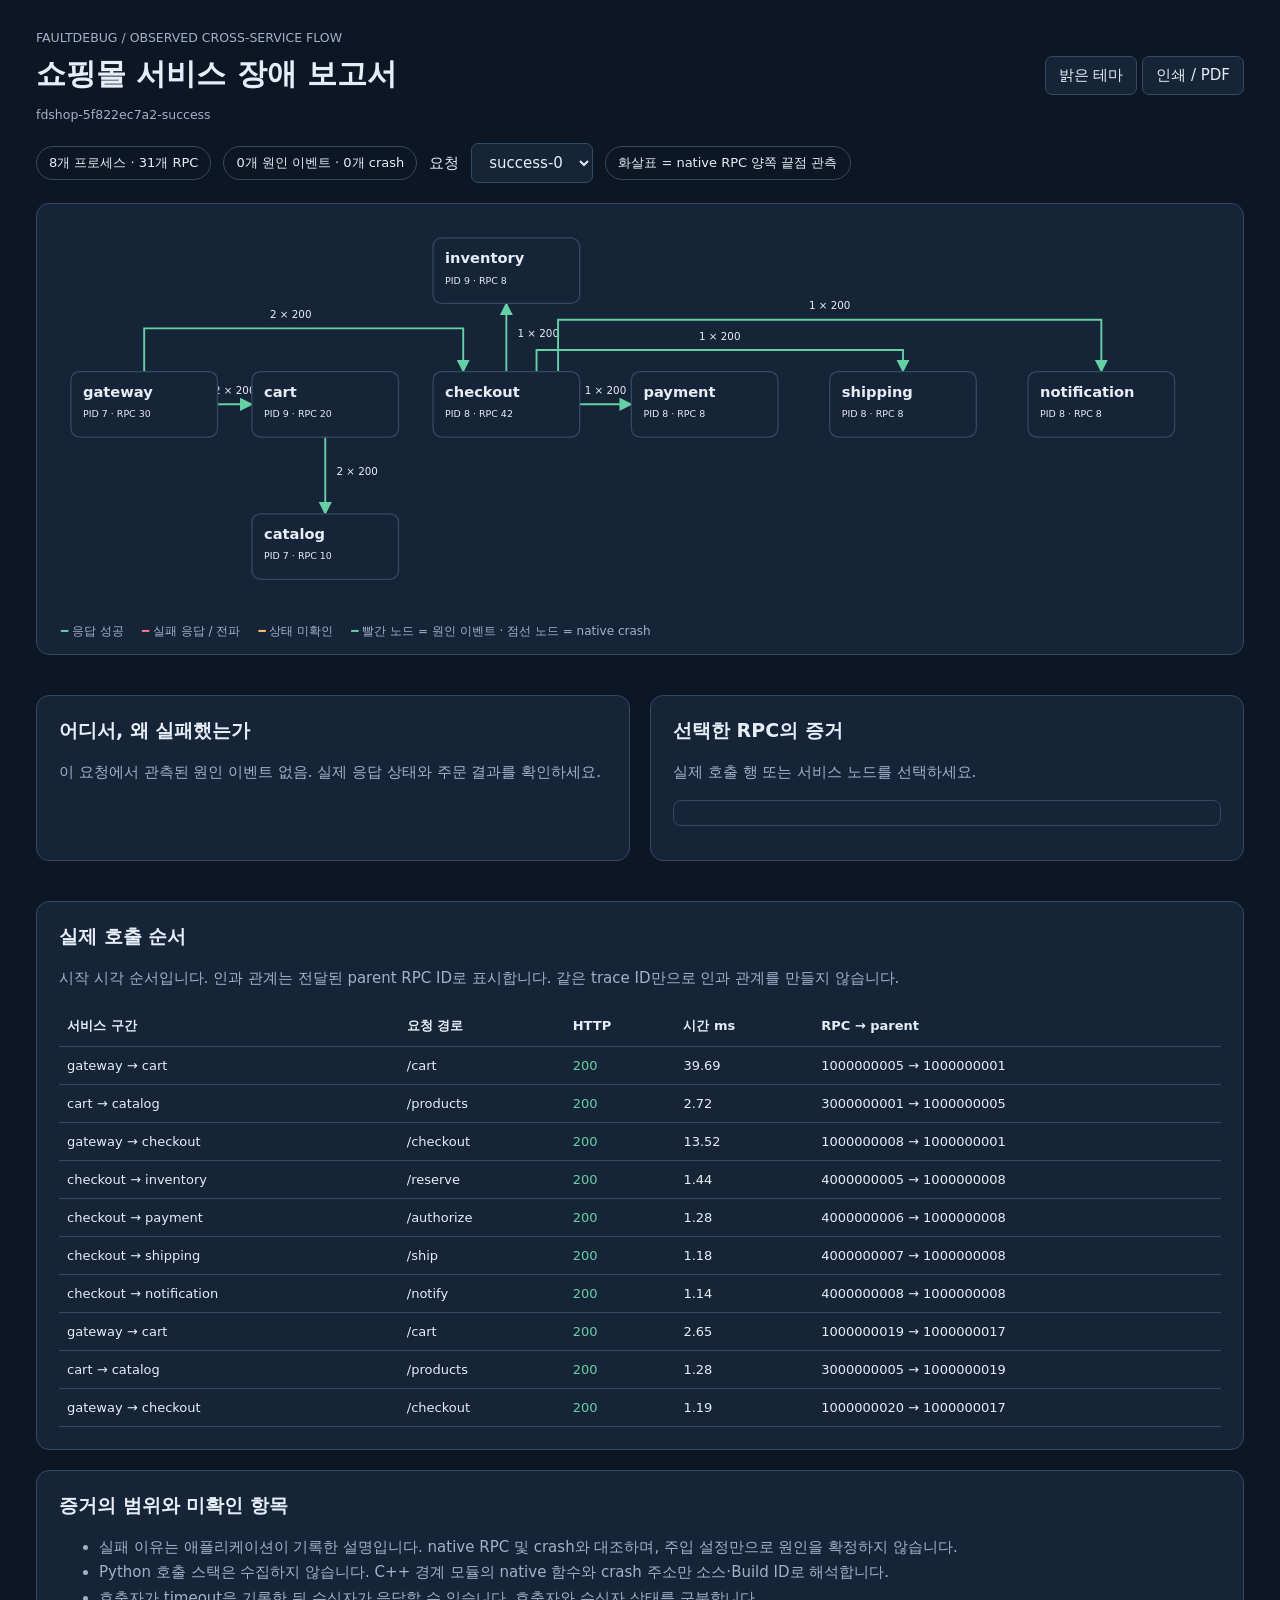
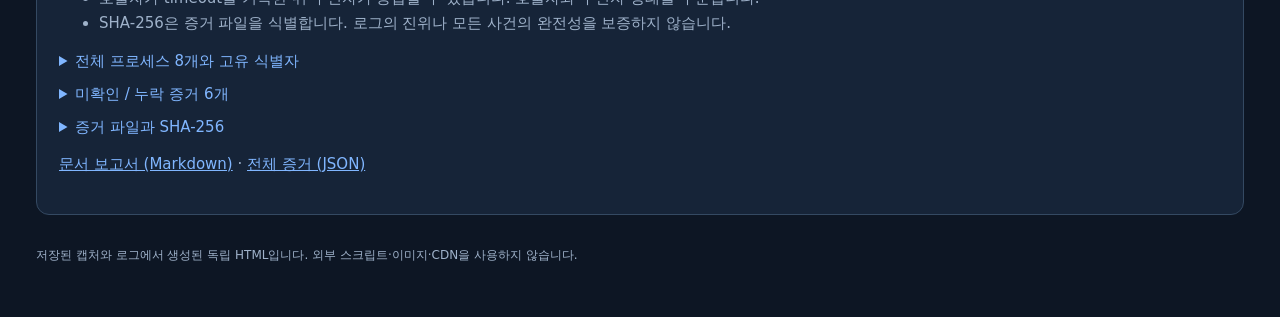
<file: site/reports/success/report.ko.html>
<!doctype html><html lang="ko"><head><meta charset="utf-8"><meta name="viewport" content="width=device-width,initial-scale=1"><title>FaultDebug · 서비스 장애 보고서</title><link rel="icon" href="data:,"><style>
:root{color-scheme:dark;--bg:#0d1624;--panel:#162438;--ink:#e6edf7;--muted:#9fb2ca;--line:#344962;--ok:#65cfa5;--warn:#ffba69;--bad:#ff777e;--blue:#80b6ff}body.light{color-scheme:light;--bg:#f3f6fa;--panel:#fff;--ink:#172943;--muted:#516682;--line:#bdcbdc;--ok:#187255;--warn:#8b510e;--bad:#b62439;--blue:#2467b5}*{box-sizing:border-box}body{margin:0;font:15px system-ui,sans-serif;background:var(--bg);color:var(--ink)}main{max-width:1550px;margin:auto;padding:28px 36px}header{display:flex;justify-content:space-between;align-items:center;gap:24px}h1{font-size:30px;margin:8px 0 10px}h2{font-size:19px;margin:0 0 16px}p{line-height:1.65;color:var(--muted)}small{color:var(--muted)}button,select{font:inherit;background:var(--panel);color:var(--ink);border:1px solid var(--line);border-radius:7px;padding:9px 13px;cursor:pointer}:focus-visible{outline:3px solid var(--blue)}.bar{display:flex;align-items:center;flex-wrap:wrap;gap:12px;margin:20px 0}.badge{padding:7px 12px;border:1px solid var(--line);border-radius:20px;font-size:13px}.bad{color:var(--bad)}.ok{color:var(--ok)}.warn{color:var(--warn)}.panel{background:var(--panel);border:1px solid var(--line);border-radius:13px;padding:22px;margin:20px 0}.flow{padding:8px 8px 0}svg{width:100%;height:auto;display:block}svg text{font-family:system-ui,sans-serif}.node rect{fill:var(--panel);stroke:var(--line);stroke-width:1.5}.node text{fill:var(--ink)}.node.root rect{stroke:var(--bad);stroke-width:3}.node.crashed rect{stroke-dasharray:6 4}.edge{fill:none;stroke:var(--ok);stroke-width:2.2}.edge.failed{stroke:var(--bad);stroke-width:3}.edge.unresolved{stroke:var(--warn);stroke-dasharray:5 4}.edge-label{fill:var(--ink);font-size:12px;paint-order:stroke;stroke:var(--panel);stroke-width:6;stroke-linejoin:round}.detail-grid{display:grid;grid-template-columns:1fr 1fr;gap:20px}.cause{border-left:4px solid var(--bad);padding:4px 0 4px 16px;margin:22px 0}.cause h3{font-size:16px;margin:0 0 8px}pre{white-space:pre-wrap;overflow-wrap:anywhere;font:12px/1.65 ui-monospace,monospace;border:1px solid var(--line);padding:12px;border-radius:8px}table{width:100%;border-collapse:collapse;font-size:13px}td,th{text-align:left;padding:11px 8px;border-bottom:1px solid var(--line)}tbody tr{cursor:pointer}tbody tr:hover,tbody tr.selected{background:color-mix(in srgb,var(--blue) 12%,transparent)}code{font-size:12px;overflow-wrap:anywhere}a{color:var(--blue)}.limits li{line-height:1.7;color:var(--muted)}details{margin:14px 0}summary{cursor:pointer;color:var(--blue)}.source-active{color:var(--bad);font-weight:bold}.legend{display:flex;gap:18px;flex-wrap:wrap;padding:6px 16px 14px;font-size:12px;color:var(--muted)}.legend span:before{content:'━ ';color:var(--ok)}.legend .error:before{color:var(--bad)}.legend .unknown:before{color:var(--warn)}footer{color:var(--muted);font-size:12px;padding:12px 0 25px}@media(max-width:850px){main{padding:20px 14px}.detail-grid{grid-template-columns:1fr}header{align-items:start}h1{font-size:24px}.table-wrap{overflow-x:auto}}@media print{body{--bg:#fff;--panel:#fff;--ink:#14273e;--muted:#52667c;--line:#ccc;--bad:#b62439;--ok:#187255;color-scheme:light}main{max-width:none;padding:0}.bar,header button{display:none}.panel{break-inside:avoid}.detail-grid{display:block}table{font-size:10px}svg{max-height:350px}.cause{break-inside:avoid}}
</style></head><body><main><header><div><small>FAULTDEBUG / OBSERVED CROSS-SERVICE FLOW</small><h1>쇼핑몰 서비스 장애 보고서</h1><small id="session"></small></div><div><button id="theme">밝은 테마</button> <button id="print">인쇄 / PDF</button></div></header><div class="bar"><span id="counts" class="badge"></span><span id="failures" class="badge"></span><label for="request">요청</label><select id="request"></select><span class="badge">화살표 = native RPC 양쪽 끝점 관측</span></div><section class="panel flow" aria-label="실제 프로세스 간 흐름"><svg id="flow" role="img" aria-label="쇼핑몰 서비스의 관측된 RPC 연결"></svg><div class="legend"><span>응답 성공</span><span class="error">실패 응답 / 전파</span><span class="unknown">상태 미확인</span><span>빨간 노드 = 원인 이벤트 · 점선 노드 = native crash</span></div></section><div class="detail-grid"><section class="panel"><h2>어디서, 왜 실패했는가</h2><div id="causes"></div></section><section class="panel"><h2>선택한 RPC의 증거</h2><p id="selection">실제 호출 행 또는 서비스 노드를 선택하세요.</p><pre id="call-detail"></pre><div id="crash-links"></div></section></div><section class="panel"><h2>실제 호출 순서</h2><p>시작 시각 순서입니다. 인과 관계는 전달된 parent RPC ID로 표시합니다. 같은 trace ID만으로 인과 관계를 만들지 않습니다.</p><div class="table-wrap"><table><thead><tr><th>서비스 구간</th><th>요청 경로</th><th>HTTP</th><th>시간 ms</th><th>RPC → parent</th></tr></thead><tbody id="calls"></tbody></table></div></section><section class="panel"><h2>증거의 범위와 미확인 항목</h2><ul class="limits"><li>실패 이유는 애플리케이션이 기록한 설명입니다. native RPC 및 crash와 대조하며, 주입 설정만으로 원인을 확정하지 않습니다.</li><li>Python 호출 스택은 수집하지 않습니다. C++ 경계 모듈의 native 함수와 crash 주소만 소스·Build ID로 해석합니다.</li><li>호출자가 timeout을 기록한 뒤 수신자가 응답할 수 있습니다. 호출자와 수신자 상태를 구분합니다.</li><li>SHA-256은 증거 파일을 식별합니다. 로그의 진위나 모든 사건의 완전성을 보증하지 않습니다.</li></ul><details><summary id="gaps-label"></summary><pre id="gaps"></pre></details><details><summary>증거 파일과 SHA-256</summary><pre id="evidence"></pre></details><p><a href="report.md">문서 보고서 (Markdown)</a> · <a href="report.json">전체 증거 (JSON)</a></p></section><footer>저장된 캡처와 로그에서 생성된 독립 HTML입니다. 외부 스크립트·이미지·CDN을 사용하지 않습니다.</footer></main><script id="data" type="application/json">{"schema": 1, "session_id": "fdshop-5f822ec7a2-success", "services": [{"index": 0, "role": "cart", "process_id": "fdshop-5f822ec7a2-success-cart", "generation": 1, "session_id": "fdshop-5f822ec7a2-success", "pid": 9, "artifact": "cart/fault-9.fault", "rpc_events": 20, "signal": null, "crashes": 0, "rpc_status": "complete", "native_complete": true, "unresolved": []}, {"index": 1, "role": "catalog", "process_id": "fdshop-5f822ec7a2-success-catalog", "generation": 1, "session_id": "fdshop-5f822ec7a2-success", "pid": 7, "artifact": "catalog/fault-7.fault", "rpc_events": 10, "signal": null, "crashes": 0, "rpc_status": "complete", "native_complete": true, "unresolved": []}, {"index": 2, "role": "checkout", "process_id": "fdshop-5f822ec7a2-success-checkout", "generation": 1, "session_id": "fdshop-5f822ec7a2-success", "pid": 8, "artifact": "checkout/fault-8.fault", "rpc_events": 42, "signal": null, "crashes": 0, "rpc_status": "complete", "native_complete": true, "unresolved": []}, {"index": 3, "role": "gateway", "process_id": "fdshop-5f822ec7a2-success-gateway", "generation": 1, "session_id": "fdshop-5f822ec7a2-success", "pid": 7, "artifact": "gateway/fault-7.fault", "rpc_events": 30, "signal": null, "crashes": 0, "rpc_status": "complete", "native_complete": true, "unresolved": []}, {"index": 4, "role": "inventory", "process_id": "fdshop-5f822ec7a2-success-inventory", "generation": 1, "session_id": "fdshop-5f822ec7a2-success", "pid": 9, "artifact": "inventory/fault-9.fault", "rpc_events": 8, "signal": null, "crashes": 0, "rpc_status": "complete", "native_complete": true, "unresolved": []}, {"index": 5, "role": "notification", "process_id": "fdshop-5f822ec7a2-success-notification", "generation": 1, "session_id": "fdshop-5f822ec7a2-success", "pid": 8, "artifact": "notification/fault-8.fault", "rpc_events": 8, "signal": null, "crashes": 0, "rpc_status": "complete", "native_complete": true, "unresolved": []}, {"index": 6, "role": "payment", "process_id": "fdshop-5f822ec7a2-success-payment", "generation": 1, "session_id": "fdshop-5f822ec7a2-success", "pid": 8, "artifact": "payment/fault-8.fault", "rpc_events": 8, "signal": null, "crashes": 0, "rpc_status": "complete", "native_complete": true, "unresolved": []}, {"index": 7, "role": "shipping", "process_id": "fdshop-5f822ec7a2-success-shipping", "generation": 1, "session_id": "fdshop-5f822ec7a2-success", "pid": 8, "artifact": "shipping/fault-8.fault", "rpc_events": 8, "signal": null, "crashes": 0, "rpc_status": "complete", "native_complete": true, "unresolved": []}], "calls": [{"kind": "rpc", "rpc_id": 1000000005, "from_pid": 7, "to_pid": 9, "method_id": 2, "evidence": ["semantic_rpc_events"], "from_process_id": "fdshop-5f822ec7a2-success-gateway", "to_process_id": "fdshop-5f822ec7a2-success-cart", "from_process_generation": 1, "to_process_generation": 1, "session_id": "fdshop-5f822ec7a2-success", "trace_id_hi": 0, "trace_id_lo": 1000000002, "from_service": "gateway", "to_service": "cart", "path": "/cart", "request_id": "success-0", "parent_rpc_id": 1000000001, "started_ns": 79119269538, "timeout_ms": 3000, "receiver_begin_observed": true, "receiver_end_observed": true, "receiver_status": 200, "symptoms": [], "status": 200, "duration_ms": 39.69}, {"kind": "rpc", "rpc_id": 1000000006, "from_pid": 7, "to_pid": 9, "method_id": 2, "evidence": ["semantic_rpc_events"], "from_process_id": "fdshop-5f822ec7a2-success-gateway", "to_process_id": "fdshop-5f822ec7a2-success-cart", "from_process_generation": 1, "to_process_generation": 1, "session_id": "fdshop-5f822ec7a2-success", "trace_id_hi": 0, "trace_id_lo": 1000000004, "from_service": "gateway", "to_service": "cart", "path": "/cart", "request_id": "success-1", "parent_rpc_id": 1000000003, "started_ns": 79119539330, "timeout_ms": 3000, "receiver_begin_observed": true, "receiver_end_observed": true, "receiver_status": 200, "symptoms": [], "status": 200, "duration_ms": 7.42}, {"kind": "rpc", "rpc_id": 3000000001, "from_pid": 9, "to_pid": 7, "method_id": 1, "evidence": ["semantic_rpc_events"], "from_process_id": "fdshop-5f822ec7a2-success-cart", "to_process_id": "fdshop-5f822ec7a2-success-catalog", "from_process_generation": 1, "to_process_generation": 1, "session_id": "fdshop-5f822ec7a2-success", "trace_id_hi": 0, "trace_id_lo": 1000000002, "from_service": "cart", "to_service": "catalog", "path": "/products", "request_id": "success-0", "parent_rpc_id": 1000000005, "started_ns": 79123592126, "timeout_ms": 3000, "receiver_begin_observed": true, "receiver_end_observed": true, "receiver_status": 200, "symptoms": [], "status": 200, "duration_ms": 2.72}, {"kind": "rpc", "rpc_id": 3000000002, "from_pid": 9, "to_pid": 7, "method_id": 1, "evidence": ["semantic_rpc_events"], "from_process_id": "fdshop-5f822ec7a2-success-cart", "to_process_id": "fdshop-5f822ec7a2-success-catalog", "from_process_generation": 1, "to_process_generation": 1, "session_id": "fdshop-5f822ec7a2-success", "trace_id_hi": 0, "trace_id_lo": 1000000004, "from_service": "cart", "to_service": "catalog", "path": "/products", "request_id": "success-1", "parent_rpc_id": 1000000006, "started_ns": 79123693222, "timeout_ms": 3000, "receiver_begin_observed": true, "receiver_end_observed": true, "receiver_status": 200, "symptoms": [], "status": 200, "duration_ms": 2.57}, {"kind": "rpc", "rpc_id": 1000000007, "from_pid": 7, "to_pid": 8, "method_id": 3, "evidence": ["semantic_rpc_events"], "from_process_id": "fdshop-5f822ec7a2-success-gateway", "to_process_id": "fdshop-5f822ec7a2-success-checkout", "from_process_generation": 1, "to_process_generation": 1, "session_id": "fdshop-5f822ec7a2-success", "trace_id_hi": 0, "trace_id_lo": 1000000004, "from_service": "gateway", "to_service": "checkout", "path": "/checkout", "request_id": "success-1", "parent_rpc_id": 1000000003, "started_ns": 79158470703, "timeout_ms": 3000, "receiver_begin_observed": true, "receiver_end_observed": true, "receiver_status": 200, "symptoms": [], "status": 200, "duration_ms": 8.44}, {"kind": "rpc", "rpc_id": 1000000008, "from_pid": 7, "to_pid": 8, "method_id": 3, "evidence": ["semantic_rpc_events"], "from_process_id": "fdshop-5f822ec7a2-success-gateway", "to_process_id": "fdshop-5f822ec7a2-success-checkout", "from_process_generation": 1, "to_process_generation": 1, "session_id": "fdshop-5f822ec7a2-success", "trace_id_hi": 0, "trace_id_lo": 1000000002, "from_service": "gateway", "to_service": "checkout", "path": "/checkout", "request_id": "success-0", "parent_rpc_id": 1000000001, "started_ns": 79159126585, "timeout_ms": 3000, "receiver_begin_observed": true, "receiver_end_observed": true, "receiver_status": 200, "symptoms": [], "status": 200, "duration_ms": 13.52}, {"kind": "rpc", "rpc_id": 4000000001, "from_pid": 8, "to_pid": 9, "method_id": 4, "evidence": ["semantic_rpc_events"], "from_process_id": "fdshop-5f822ec7a2-success-checkout", "to_process_id": "fdshop-5f822ec7a2-success-inventory", "from_process_generation": 1, "to_process_generation": 1, "session_id": "fdshop-5f822ec7a2-success", "trace_id_hi": 0, "trace_id_lo": 1000000004, "from_service": "checkout", "to_service": "inventory", "path": "/reserve", "request_id": "success-1", "parent_rpc_id": 1000000007, "started_ns": 79160774433, "timeout_ms": 300, "receiver_begin_observed": true, "receiver_end_observed": true, "receiver_status": 200, "symptoms": [], "status": 200, "duration_ms": 1.48}, {"kind": "rpc", "rpc_id": 4000000002, "from_pid": 8, "to_pid": 8, "method_id": 6, "evidence": ["semantic_rpc_events"], "from_process_id": "fdshop-5f822ec7a2-success-checkout", "to_process_id": "fdshop-5f822ec7a2-success-payment", "from_process_generation": 1, "to_process_generation": 1, "session_id": "fdshop-5f822ec7a2-success", "trace_id_hi": 0, "trace_id_lo": 1000000004, "from_service": "checkout", "to_service": "payment", "path": "/authorize", "request_id": "success-1", "parent_rpc_id": 1000000007, "started_ns": 79162334388, "timeout_ms": 3000, "receiver_begin_observed": true, "receiver_end_observed": true, "receiver_status": 200, "symptoms": [], "status": 200, "duration_ms": 1.34}, {"kind": "rpc", "rpc_id": 4000000003, "from_pid": 8, "to_pid": 8, "method_id": 7, "evidence": ["semantic_rpc_events"], "from_process_id": "fdshop-5f822ec7a2-success-checkout", "to_process_id": "fdshop-5f822ec7a2-success-shipping", "from_process_generation": 1, "to_process_generation": 1, "session_id": "fdshop-5f822ec7a2-success", "trace_id_hi": 0, "trace_id_lo": 1000000004, "from_service": "checkout", "to_service": "shipping", "path": "/ship", "request_id": "success-1", "parent_rpc_id": 1000000007, "started_ns": 79163745585, "timeout_ms": 3000, "receiver_begin_observed": true, "receiver_end_observed": true, "receiver_status": 200, "symptoms": [], "status": 200, "duration_ms": 1.24}, {"kind": "rpc", "rpc_id": 4000000004, "from_pid": 8, "to_pid": 8, "method_id": 8, "evidence": ["semantic_rpc_events"], "from_process_id": "fdshop-5f822ec7a2-success-checkout", "to_process_id": "fdshop-5f822ec7a2-success-notification", "from_process_generation": 1, "to_process_generation": 1, "session_id": "fdshop-5f822ec7a2-success", "trace_id_hi": 0, "trace_id_lo": 1000000004, "from_service": "checkout", "to_service": "notification", "path": "/notify", "request_id": "success-1", "parent_rpc_id": 1000000007, "started_ns": 79165090627, "timeout_ms": 3000, "receiver_begin_observed": true, "receiver_end_observed": true, "receiver_status": 200, "symptoms": [], "status": 200, "duration_ms": 1.28}, {"kind": "rpc", "rpc_id": 4000000005, "from_pid": 8, "to_pid": 9, "method_id": 4, "evidence": ["semantic_rpc_events"], "from_process_id": "fdshop-5f822ec7a2-success-checkout", "to_process_id": "fdshop-5f822ec7a2-success-inventory", "from_process_generation": 1, "to_process_generation": 1, "session_id": "fdshop-5f822ec7a2-success", "trace_id_hi": 0, "trace_id_lo": 1000000002, "from_service": "checkout", "to_service": "inventory", "path": "/reserve", "request_id": "success-0", "parent_rpc_id": 1000000008, "started_ns": 79166558877, "timeout_ms": 300, "receiver_begin_observed": true, "receiver_end_observed": true, "receiver_status": 200, "symptoms": [], "status": 200, "duration_ms": 1.44}, {"kind": "rpc", "rpc_id": 4000000006, "from_pid": 8, "to_pid": 8, "method_id": 6, "evidence": ["semantic_rpc_events"], "from_process_id": "fdshop-5f822ec7a2-success-checkout", "to_process_id": "fdshop-5f822ec7a2-success-payment", "from_process_generation": 1, "to_process_generation": 1, "session_id": "fdshop-5f822ec7a2-success", "trace_id_hi": 0, "trace_id_lo": 1000000002, "from_service": "checkout", "to_service": "payment", "path": "/authorize", "request_id": "success-0", "parent_rpc_id": 1000000008, "started_ns": 79168110856, "timeout_ms": 3000, "receiver_begin_observed": true, "receiver_end_observed": true, "receiver_status": 200, "symptoms": [], "status": 200, "duration_ms": 1.28}, {"kind": "rpc", "rpc_id": 1000000011, "from_pid": 7, "to_pid": 9, "method_id": 2, "evidence": ["semantic_rpc_events"], "from_process_id": "fdshop-5f822ec7a2-success-gateway", "to_process_id": "fdshop-5f822ec7a2-success-cart", "from_process_generation": 1, "to_process_generation": 1, "session_id": "fdshop-5f822ec7a2-success", "trace_id_hi": 0, "trace_id_lo": 1000000010, "from_service": "gateway", "to_service": "cart", "path": "/cart", "request_id": "success-2", "parent_rpc_id": 1000000009, "started_ns": 79168429150, "timeout_ms": 3000, "receiver_begin_observed": true, "receiver_end_observed": true, "receiver_status": 200, "symptoms": [], "status": 200, "duration_ms": 2.89}, {"kind": "rpc", "rpc_id": 4000000007, "from_pid": 8, "to_pid": 8, "method_id": 7, "evidence": ["semantic_rpc_events"], "from_process_id": "fdshop-5f822ec7a2-success-checkout", "to_process_id": "fdshop-5f822ec7a2-success-shipping", "from_process_generation": 1, "to_process_generation": 1, "session_id": "fdshop-5f822ec7a2-success", "trace_id_hi": 0, "trace_id_lo": 1000000002, "from_service": "checkout", "to_service": "shipping", "path": "/ship", "request_id": "success-0", "parent_rpc_id": 1000000008, "started_ns": 79169466474, "timeout_ms": 3000, "receiver_begin_observed": true, "receiver_end_observed": true, "receiver_status": 200, "symptoms": [], "status": 200, "duration_ms": 1.18}, {"kind": "rpc", "rpc_id": 3000000003, "from_pid": 9, "to_pid": 7, "method_id": 1, "evidence": ["semantic_rpc_events"], "from_process_id": "fdshop-5f822ec7a2-success-cart", "to_process_id": "fdshop-5f822ec7a2-success-catalog", "from_process_generation": 1, "to_process_generation": 1, "session_id": "fdshop-5f822ec7a2-success", "trace_id_hi": 0, "trace_id_lo": 1000000010, "from_service": "cart", "to_service": "catalog", "path": "/products", "request_id": "success-2", "parent_rpc_id": 1000000011, "started_ns": 79169605800, "timeout_ms": 3000, "receiver_begin_observed": true, "receiver_end_observed": true, "receiver_status": 200, "symptoms": [], "status": 200, "duration_ms": 1.24}, {"kind": "rpc", "rpc_id": 4000000008, "from_pid": 8, "to_pid": 8, "method_id": 8, "evidence": ["semantic_rpc_events"], "from_process_id": "fdshop-5f822ec7a2-success-checkout", "to_process_id": "fdshop-5f822ec7a2-success-notification", "from_process_generation": 1, "to_process_generation": 1, "session_id": "fdshop-5f822ec7a2-success", "trace_id_hi": 0, "trace_id_lo": 1000000002, "from_service": "checkout", "to_service": "notification", "path": "/notify", "request_id": "success-0", "parent_rpc_id": 1000000008, "started_ns": 79170711527, "timeout_ms": 3000, "receiver_begin_observed": true, "receiver_end_observed": true, "receiver_status": 200, "symptoms": [], "status": 200, "duration_ms": 1.14}, {"kind": "rpc", "rpc_id": 1000000012, "from_pid": 7, "to_pid": 8, "method_id": 3, "evidence": ["semantic_rpc_events"], "from_process_id": "fdshop-5f822ec7a2-success-gateway", "to_process_id": "fdshop-5f822ec7a2-success-checkout", "from_process_generation": 1, "to_process_generation": 1, "session_id": "fdshop-5f822ec7a2-success", "trace_id_hi": 0, "trace_id_lo": 1000000010, "from_service": "gateway", "to_service": "checkout", "path": "/checkout", "request_id": "success-2", "parent_rpc_id": 1000000009, "started_ns": 79171414041, "timeout_ms": 3000, "receiver_begin_observed": true, "receiver_end_observed": true, "receiver_status": 200, "symptoms": [], "status": 200, "duration_ms": 6.98}, {"kind": "rpc", "rpc_id": 4000000009, "from_pid": 8, "to_pid": 9, "method_id": 4, "evidence": ["semantic_rpc_events"], "from_process_id": "fdshop-5f822ec7a2-success-checkout", "to_process_id": "fdshop-5f822ec7a2-success-inventory", "from_process_generation": 1, "to_process_generation": 1, "session_id": "fdshop-5f822ec7a2-success", "trace_id_hi": 0, "trace_id_lo": 1000000010, "from_service": "checkout", "to_service": "inventory", "path": "/reserve", "request_id": "success-2", "parent_rpc_id": 1000000012, "started_ns": 79172360332, "timeout_ms": 300, "receiver_begin_observed": true, "receiver_end_observed": true, "receiver_status": 200, "symptoms": [], "status": 200, "duration_ms": 1.41}, {"kind": "rpc", "rpc_id": 4000000010, "from_pid": 8, "to_pid": 8, "method_id": 6, "evidence": ["semantic_rpc_events"], "from_process_id": "fdshop-5f822ec7a2-success-checkout", "to_process_id": "fdshop-5f822ec7a2-success-payment", "from_process_generation": 1, "to_process_generation": 1, "session_id": "fdshop-5f822ec7a2-success", "trace_id_hi": 0, "trace_id_lo": 1000000010, "from_service": "checkout", "to_service": "payment", "path": "/authorize", "request_id": "success-2", "parent_rpc_id": 1000000012, "started_ns": 79173845353, "timeout_ms": 3000, "receiver_begin_observed": true, "receiver_end_observed": true, "receiver_status": 200, "symptoms": [], "status": 200, "duration_ms": 1.19}, {"kind": "rpc", "rpc_id": 1000000015, "from_pid": 7, "to_pid": 9, "method_id": 2, "evidence": ["semantic_rpc_events"], "from_process_id": "fdshop-5f822ec7a2-success-gateway", "to_process_id": "fdshop-5f822ec7a2-success-cart", "from_process_generation": 1, "to_process_generation": 1, "session_id": "fdshop-5f822ec7a2-success", "trace_id_hi": 0, "trace_id_lo": 1000000014, "from_service": "gateway", "to_service": "cart", "path": "/cart", "request_id": "success-3", "parent_rpc_id": 1000000013, "started_ns": 79174335483, "timeout_ms": 3000, "receiver_begin_observed": true, "receiver_end_observed": true, "receiver_status": 200, "symptoms": [], "status": 200, "duration_ms": 2.62}, {"kind": "rpc", "rpc_id": 4000000011, "from_pid": 8, "to_pid": 8, "method_id": 7, "evidence": ["semantic_rpc_events"], "from_process_id": "fdshop-5f822ec7a2-success-checkout", "to_process_id": "fdshop-5f822ec7a2-success-shipping", "from_process_generation": 1, "to_process_generation": 1, "session_id": "fdshop-5f822ec7a2-success", "trace_id_hi": 0, "trace_id_lo": 1000000010, "from_service": "checkout", "to_service": "shipping", "path": "/ship", "request_id": "success-2", "parent_rpc_id": 1000000012, "started_ns": 79175108333, "timeout_ms": 3000, "receiver_begin_observed": true, "receiver_end_observed": true, "receiver_status": 200, "symptoms": [], "status": 200, "duration_ms": 1.1}, {"kind": "rpc", "rpc_id": 3000000004, "from_pid": 9, "to_pid": 7, "method_id": 1, "evidence": ["semantic_rpc_events"], "from_process_id": "fdshop-5f822ec7a2-success-cart", "to_process_id": "fdshop-5f822ec7a2-success-catalog", "from_process_generation": 1, "to_process_generation": 1, "session_id": "fdshop-5f822ec7a2-success", "trace_id_hi": 0, "trace_id_lo": 1000000014, "from_service": "cart", "to_service": "catalog", "path": "/products", "request_id": "success-3", "parent_rpc_id": 1000000015, "started_ns": 79175270522, "timeout_ms": 3000, "receiver_begin_observed": true, "receiver_end_observed": true, "receiver_status": 200, "symptoms": [], "status": 200, "duration_ms": 1.21}, {"kind": "rpc", "rpc_id": 4000000012, "from_pid": 8, "to_pid": 8, "method_id": 8, "evidence": ["semantic_rpc_events"], "from_process_id": "fdshop-5f822ec7a2-success-checkout", "to_process_id": "fdshop-5f822ec7a2-success-notification", "from_process_generation": 1, "to_process_generation": 1, "session_id": "fdshop-5f822ec7a2-success", "trace_id_hi": 0, "trace_id_lo": 1000000010, "from_service": "checkout", "to_service": "notification", "path": "/notify", "request_id": "success-2", "parent_rpc_id": 1000000012, "started_ns": 79176272024, "timeout_ms": 3000, "receiver_begin_observed": true, "receiver_end_observed": true, "receiver_status": 200, "symptoms": [], "status": 200, "duration_ms": 1.29}, {"kind": "rpc", "rpc_id": 1000000016, "from_pid": 7, "to_pid": 8, "method_id": 3, "evidence": ["semantic_rpc_events"], "from_process_id": "fdshop-5f822ec7a2-success-gateway", "to_process_id": "fdshop-5f822ec7a2-success-checkout", "from_process_generation": 1, "to_process_generation": 1, "session_id": "fdshop-5f822ec7a2-success", "trace_id_hi": 0, "trace_id_lo": 1000000014, "from_service": "gateway", "to_service": "checkout", "path": "/checkout", "request_id": "success-3", "parent_rpc_id": 1000000013, "started_ns": 79177068630, "timeout_ms": 3000, "receiver_begin_observed": true, "receiver_end_observed": true, "receiver_status": 200, "symptoms": [], "status": 200, "duration_ms": 5.74}, {"kind": "rpc", "rpc_id": 4000000013, "from_pid": 8, "to_pid": 9, "method_id": 4, "evidence": ["semantic_rpc_events"], "from_process_id": "fdshop-5f822ec7a2-success-checkout", "to_process_id": "fdshop-5f822ec7a2-success-inventory", "from_process_generation": 1, "to_process_generation": 1, "session_id": "fdshop-5f822ec7a2-success", "trace_id_hi": 0, "trace_id_lo": 1000000014, "from_service": "checkout", "to_service": "inventory", "path": "/reserve", "request_id": "success-3", "parent_rpc_id": 1000000016, "started_ns": 79178076769, "timeout_ms": 300, "receiver_begin_observed": true, "receiver_end_observed": true, "receiver_status": 200, "symptoms": [], "status": 200, "duration_ms": 1.26}, {"kind": "rpc", "rpc_id": 4000000014, "from_pid": 8, "to_pid": 8, "method_id": 6, "evidence": ["semantic_rpc_events"], "from_process_id": "fdshop-5f822ec7a2-success-checkout", "to_process_id": "fdshop-5f822ec7a2-success-payment", "from_process_generation": 1, "to_process_generation": 1, "session_id": "fdshop-5f822ec7a2-success", "trace_id_hi": 0, "trace_id_lo": 1000000014, "from_service": "checkout", "to_service": "payment", "path": "/authorize", "request_id": "success-3", "parent_rpc_id": 1000000016, "started_ns": 79179410560, "timeout_ms": 3000, "receiver_begin_observed": true, "receiver_end_observed": true, "receiver_status": 200, "symptoms": [], "status": 200, "duration_ms": 0.98}, {"kind": "rpc", "rpc_id": 4000000015, "from_pid": 8, "to_pid": 8, "method_id": 7, "evidence": ["semantic_rpc_events"], "from_process_id": "fdshop-5f822ec7a2-success-checkout", "to_process_id": "fdshop-5f822ec7a2-success-shipping", "from_process_generation": 1, "to_process_generation": 1, "session_id": "fdshop-5f822ec7a2-success", "trace_id_hi": 0, "trace_id_lo": 1000000014, "from_service": "checkout", "to_service": "shipping", "path": "/ship", "request_id": "success-3", "parent_rpc_id": 1000000016, "started_ns": 79180457393, "timeout_ms": 3000, "receiver_begin_observed": true, "receiver_end_observed": true, "receiver_status": 200, "symptoms": [], "status": 200, "duration_ms": 0.96}, {"kind": "rpc", "rpc_id": 4000000016, "from_pid": 8, "to_pid": 8, "method_id": 8, "evidence": ["semantic_rpc_events"], "from_process_id": "fdshop-5f822ec7a2-success-checkout", "to_process_id": "fdshop-5f822ec7a2-success-notification", "from_process_generation": 1, "to_process_generation": 1, "session_id": "fdshop-5f822ec7a2-success", "trace_id_hi": 0, "trace_id_lo": 1000000014, "from_service": "checkout", "to_service": "notification", "path": "/notify", "request_id": "success-3", "parent_rpc_id": 1000000016, "started_ns": 79181496260, "timeout_ms": 3000, "receiver_begin_observed": true, "receiver_end_observed": true, "receiver_status": 200, "symptoms": [], "status": 200, "duration_ms": 0.96}, {"kind": "rpc", "rpc_id": 1000000019, "from_pid": 7, "to_pid": 9, "method_id": 2, "evidence": ["semantic_rpc_events"], "from_process_id": "fdshop-5f822ec7a2-success-gateway", "to_process_id": "fdshop-5f822ec7a2-success-cart", "from_process_generation": 1, "to_process_generation": 1, "session_id": "fdshop-5f822ec7a2-success", "trace_id_hi": 0, "trace_id_lo": 1000000018, "from_service": "gateway", "to_service": "cart", "path": "/cart", "request_id": "success-0", "parent_rpc_id": 1000000017, "started_ns": 79892950247, "timeout_ms": 3000, "receiver_begin_observed": true, "receiver_end_observed": true, "receiver_status": 200, "symptoms": [], "status": 200, "duration_ms": 2.65}, {"kind": "rpc", "rpc_id": 3000000005, "from_pid": 9, "to_pid": 7, "method_id": 1, "evidence": ["semantic_rpc_events"], "from_process_id": "fdshop-5f822ec7a2-success-cart", "to_process_id": "fdshop-5f822ec7a2-success-catalog", "from_process_generation": 1, "to_process_generation": 1, "session_id": "fdshop-5f822ec7a2-success", "trace_id_hi": 0, "trace_id_lo": 1000000018, "from_service": "cart", "to_service": "catalog", "path": "/products", "request_id": "success-0", "parent_rpc_id": 1000000019, "started_ns": 79893929142, "timeout_ms": 3000, "receiver_begin_observed": true, "receiver_end_observed": true, "receiver_status": 200, "symptoms": [], "status": 200, "duration_ms": 1.28}, {"kind": "rpc", "rpc_id": 1000000020, "from_pid": 7, "to_pid": 8, "method_id": 3, "evidence": ["semantic_rpc_events"], "from_process_id": "fdshop-5f822ec7a2-success-gateway", "to_process_id": "fdshop-5f822ec7a2-success-checkout", "from_process_generation": 1, "to_process_generation": 1, "session_id": "fdshop-5f822ec7a2-success", "trace_id_hi": 0, "trace_id_lo": 1000000018, "from_service": "gateway", "to_service": "checkout", "path": "/checkout", "request_id": "success-0", "parent_rpc_id": 1000000017, "started_ns": 79895675988, "timeout_ms": 3000, "receiver_begin_observed": true, "receiver_end_observed": true, "receiver_status": 200, "symptoms": [], "status": 200, "duration_ms": 1.19}], "native_relations": [{"kind": "rpc", "rpc_id": 1000000005, "from_pid": 7, "to_pid": 9, "method_id": 2, "evidence": ["semantic_rpc_events"], "from_process_id": "fdshop-5f822ec7a2-success-gateway", "to_process_id": "fdshop-5f822ec7a2-success-cart", "from_process_generation": 1, "to_process_generation": 1, "session_id": "fdshop-5f822ec7a2-success", "trace_id_hi": 0, "trace_id_lo": 1000000002}, {"kind": "rpc", "rpc_id": 1000000006, "from_pid": 7, "to_pid": 9, "method_id": 2, "evidence": ["semantic_rpc_events"], "from_process_id": "fdshop-5f822ec7a2-success-gateway", "to_process_id": "fdshop-5f822ec7a2-success-cart", "from_process_generation": 1, "to_process_generation": 1, "session_id": "fdshop-5f822ec7a2-success", "trace_id_hi": 0, "trace_id_lo": 1000000004}, {"kind": "rpc", "rpc_id": 3000000001, "from_pid": 9, "to_pid": 7, "method_id": 1, "evidence": ["semantic_rpc_events"], "from_process_id": "fdshop-5f822ec7a2-success-cart", "to_process_id": "fdshop-5f822ec7a2-success-catalog", "from_process_generation": 1, "to_process_generation": 1, "session_id": "fdshop-5f822ec7a2-success", "trace_id_hi": 0, "trace_id_lo": 1000000002}, {"kind": "rpc", "rpc_id": 3000000002, "from_pid": 9, "to_pid": 7, "method_id": 1, "evidence": ["semantic_rpc_events"], "from_process_id": "fdshop-5f822ec7a2-success-cart", "to_process_id": "fdshop-5f822ec7a2-success-catalog", "from_process_generation": 1, "to_process_generation": 1, "session_id": "fdshop-5f822ec7a2-success", "trace_id_hi": 0, "trace_id_lo": 1000000004}, {"kind": "rpc", "rpc_id": 1000000011, "from_pid": 7, "to_pid": 9, "method_id": 2, "evidence": ["semantic_rpc_events"], "from_process_id": "fdshop-5f822ec7a2-success-gateway", "to_process_id": "fdshop-5f822ec7a2-success-cart", "from_process_generation": 1, "to_process_generation": 1, "session_id": "fdshop-5f822ec7a2-success", "trace_id_hi": 0, "trace_id_lo": 1000000010}, {"kind": "rpc", "rpc_id": 3000000003, "from_pid": 9, "to_pid": 7, "method_id": 1, "evidence": ["semantic_rpc_events"], "from_process_id": "fdshop-5f822ec7a2-success-cart", "to_process_id": "fdshop-5f822ec7a2-success-catalog", "from_process_generation": 1, "to_process_generation": 1, "session_id": "fdshop-5f822ec7a2-success", "trace_id_hi": 0, "trace_id_lo": 1000000010}, {"kind": "rpc", "rpc_id": 1000000015, "from_pid": 7, "to_pid": 9, "method_id": 2, "evidence": ["semantic_rpc_events"], "from_process_id": "fdshop-5f822ec7a2-success-gateway", "to_process_id": "fdshop-5f822ec7a2-success-cart", "from_process_generation": 1, "to_process_generation": 1, "session_id": "fdshop-5f822ec7a2-success", "trace_id_hi": 0, "trace_id_lo": 1000000014}, {"kind": "rpc", "rpc_id": 3000000004, "from_pid": 9, "to_pid": 7, "method_id": 1, "evidence": ["semantic_rpc_events"], "from_process_id": "fdshop-5f822ec7a2-success-cart", "to_process_id": "fdshop-5f822ec7a2-success-catalog", "from_process_generation": 1, "to_process_generation": 1, "session_id": "fdshop-5f822ec7a2-success", "trace_id_hi": 0, "trace_id_lo": 1000000014}, {"kind": "rpc", "rpc_id": 1000000019, "from_pid": 7, "to_pid": 9, "method_id": 2, "evidence": ["semantic_rpc_events"], "from_process_id": "fdshop-5f822ec7a2-success-gateway", "to_process_id": "fdshop-5f822ec7a2-success-cart", "from_process_generation": 1, "to_process_generation": 1, "session_id": "fdshop-5f822ec7a2-success", "trace_id_hi": 0, "trace_id_lo": 1000000018}, {"kind": "rpc", "rpc_id": 3000000005, "from_pid": 9, "to_pid": 7, "method_id": 1, "evidence": ["semantic_rpc_events"], "from_process_id": "fdshop-5f822ec7a2-success-cart", "to_process_id": "fdshop-5f822ec7a2-success-catalog", "from_process_generation": 1, "to_process_generation": 1, "session_id": "fdshop-5f822ec7a2-success", "trace_id_hi": 0, "trace_id_lo": 1000000018}, {"kind": "rpc", "rpc_id": 1000000007, "from_pid": 7, "to_pid": 8, "method_id": 3, "evidence": ["semantic_rpc_events"], "from_process_id": "fdshop-5f822ec7a2-success-gateway", "to_process_id": "fdshop-5f822ec7a2-success-checkout", "from_process_generation": 1, "to_process_generation": 1, "session_id": "fdshop-5f822ec7a2-success", "trace_id_hi": 0, "trace_id_lo": 1000000004}, {"kind": "rpc", "rpc_id": 1000000008, "from_pid": 7, "to_pid": 8, "method_id": 3, "evidence": ["semantic_rpc_events"], "from_process_id": "fdshop-5f822ec7a2-success-gateway", "to_process_id": "fdshop-5f822ec7a2-success-checkout", "from_process_generation": 1, "to_process_generation": 1, "session_id": "fdshop-5f822ec7a2-success", "trace_id_hi": 0, "trace_id_lo": 1000000002}, {"kind": "rpc", "rpc_id": 4000000001, "from_pid": 8, "to_pid": 9, "method_id": 4, "evidence": ["semantic_rpc_events"], "from_process_id": "fdshop-5f822ec7a2-success-checkout", "to_process_id": "fdshop-5f822ec7a2-success-inventory", "from_process_generation": 1, "to_process_generation": 1, "session_id": "fdshop-5f822ec7a2-success", "trace_id_hi": 0, "trace_id_lo": 1000000004}, {"kind": "rpc", "rpc_id": 4000000002, "from_pid": 8, "to_pid": 8, "method_id": 6, "evidence": ["semantic_rpc_events"], "from_process_id": "fdshop-5f822ec7a2-success-checkout", "to_process_id": "fdshop-5f822ec7a2-success-payment", "from_process_generation": 1, "to_process_generation": 1, "session_id": "fdshop-5f822ec7a2-success", "trace_id_hi": 0, "trace_id_lo": 1000000004}, {"kind": "rpc", "rpc_id": 4000000003, "from_pid": 8, "to_pid": 8, "method_id": 7, "evidence": ["semantic_rpc_events"], "from_process_id": "fdshop-5f822ec7a2-success-checkout", "to_process_id": "fdshop-5f822ec7a2-success-shipping", "from_process_generation": 1, "to_process_generation": 1, "session_id": "fdshop-5f822ec7a2-success", "trace_id_hi": 0, "trace_id_lo": 1000000004}, {"kind": "rpc", "rpc_id": 4000000004, "from_pid": 8, "to_pid": 8, "method_id": 8, "evidence": ["semantic_rpc_events"], "from_process_id": "fdshop-5f822ec7a2-success-checkout", "to_process_id": "fdshop-5f822ec7a2-success-notification", "from_process_generation": 1, "to_process_generation": 1, "session_id": "fdshop-5f822ec7a2-success", "trace_id_hi": 0, "trace_id_lo": 1000000004}, {"kind": "rpc", "rpc_id": 4000000005, "from_pid": 8, "to_pid": 9, "method_id": 4, "evidence": ["semantic_rpc_events"], "from_process_id": "fdshop-5f822ec7a2-success-checkout", "to_process_id": "fdshop-5f822ec7a2-success-inventory", "from_process_generation": 1, "to_process_generation": 1, "session_id": "fdshop-5f822ec7a2-success", "trace_id_hi": 0, "trace_id_lo": 1000000002}, {"kind": "rpc", "rpc_id": 4000000006, "from_pid": 8, "to_pid": 8, "method_id": 6, "evidence": ["semantic_rpc_events"], "from_process_id": "fdshop-5f822ec7a2-success-checkout", "to_process_id": "fdshop-5f822ec7a2-success-payment", "from_process_generation": 1, "to_process_generation": 1, "session_id": "fdshop-5f822ec7a2-success", "trace_id_hi": 0, "trace_id_lo": 1000000002}, {"kind": "rpc", "rpc_id": 4000000007, "from_pid": 8, "to_pid": 8, "method_id": 7, "evidence": ["semantic_rpc_events"], "from_process_id": "fdshop-5f822ec7a2-success-checkout", "to_process_id": "fdshop-5f822ec7a2-success-shipping", "from_process_generation": 1, "to_process_generation": 1, "session_id": "fdshop-5f822ec7a2-success", "trace_id_hi": 0, "trace_id_lo": 1000000002}, {"kind": "rpc", "rpc_id": 4000000008, "from_pid": 8, "to_pid": 8, "method_id": 8, "evidence": ["semantic_rpc_events"], "from_process_id": "fdshop-5f822ec7a2-success-checkout", "to_process_id": "fdshop-5f822ec7a2-success-notification", "from_process_generation": 1, "to_process_generation": 1, "session_id": "fdshop-5f822ec7a2-success", "trace_id_hi": 0, "trace_id_lo": 1000000002}, {"kind": "rpc", "rpc_id": 1000000012, "from_pid": 7, "to_pid": 8, "method_id": 3, "evidence": ["semantic_rpc_events"], "from_process_id": "fdshop-5f822ec7a2-success-gateway", "to_process_id": "fdshop-5f822ec7a2-success-checkout", "from_process_generation": 1, "to_process_generation": 1, "session_id": "fdshop-5f822ec7a2-success", "trace_id_hi": 0, "trace_id_lo": 1000000010}, {"kind": "rpc", "rpc_id": 4000000009, "from_pid": 8, "to_pid": 9, "method_id": 4, "evidence": ["semantic_rpc_events"], "from_process_id": "fdshop-5f822ec7a2-success-checkout", "to_process_id": "fdshop-5f822ec7a2-success-inventory", "from_process_generation": 1, "to_process_generation": 1, "session_id": "fdshop-5f822ec7a2-success", "trace_id_hi": 0, "trace_id_lo": 1000000010}, {"kind": "rpc", "rpc_id": 4000000010, "from_pid": 8, "to_pid": 8, "method_id": 6, "evidence": ["semantic_rpc_events"], "from_process_id": "fdshop-5f822ec7a2-success-checkout", "to_process_id": "fdshop-5f822ec7a2-success-payment", "from_process_generation": 1, "to_process_generation": 1, "session_id": "fdshop-5f822ec7a2-success", "trace_id_hi": 0, "trace_id_lo": 1000000010}, {"kind": "rpc", "rpc_id": 4000000011, "from_pid": 8, "to_pid": 8, "method_id": 7, "evidence": ["semantic_rpc_events"], "from_process_id": "fdshop-5f822ec7a2-success-checkout", "to_process_id": "fdshop-5f822ec7a2-success-shipping", "from_process_generation": 1, "to_process_generation": 1, "session_id": "fdshop-5f822ec7a2-success", "trace_id_hi": 0, "trace_id_lo": 1000000010}, {"kind": "rpc", "rpc_id": 4000000012, "from_pid": 8, "to_pid": 8, "method_id": 8, "evidence": ["semantic_rpc_events"], "from_process_id": "fdshop-5f822ec7a2-success-checkout", "to_process_id": "fdshop-5f822ec7a2-success-notification", "from_process_generation": 1, "to_process_generation": 1, "session_id": "fdshop-5f822ec7a2-success", "trace_id_hi": 0, "trace_id_lo": 1000000010}, {"kind": "rpc", "rpc_id": 1000000016, "from_pid": 7, "to_pid": 8, "method_id": 3, "evidence": ["semantic_rpc_events"], "from_process_id": "fdshop-5f822ec7a2-success-gateway", "to_process_id": "fdshop-5f822ec7a2-success-checkout", "from_process_generation": 1, "to_process_generation": 1, "session_id": "fdshop-5f822ec7a2-success", "trace_id_hi": 0, "trace_id_lo": 1000000014}, {"kind": "rpc", "rpc_id": 4000000013, "from_pid": 8, "to_pid": 9, "method_id": 4, "evidence": ["semantic_rpc_events"], "from_process_id": "fdshop-5f822ec7a2-success-checkout", "to_process_id": "fdshop-5f822ec7a2-success-inventory", "from_process_generation": 1, "to_process_generation": 1, "session_id": "fdshop-5f822ec7a2-success", "trace_id_hi": 0, "trace_id_lo": 1000000014}, {"kind": "rpc", "rpc_id": 4000000014, "from_pid": 8, "to_pid": 8, "method_id": 6, "evidence": ["semantic_rpc_events"], "from_process_id": "fdshop-5f822ec7a2-success-checkout", "to_process_id": "fdshop-5f822ec7a2-success-payment", "from_process_generation": 1, "to_process_generation": 1, "session_id": "fdshop-5f822ec7a2-success", "trace_id_hi": 0, "trace_id_lo": 1000000014}, {"kind": "rpc", "rpc_id": 4000000015, "from_pid": 8, "to_pid": 8, "method_id": 7, "evidence": ["semantic_rpc_events"], "from_process_id": "fdshop-5f822ec7a2-success-checkout", "to_process_id": "fdshop-5f822ec7a2-success-shipping", "from_process_generation": 1, "to_process_generation": 1, "session_id": "fdshop-5f822ec7a2-success", "trace_id_hi": 0, "trace_id_lo": 1000000014}, {"kind": "rpc", "rpc_id": 4000000016, "from_pid": 8, "to_pid": 8, "method_id": 8, "evidence": ["semantic_rpc_events"], "from_process_id": "fdshop-5f822ec7a2-success-checkout", "to_process_id": "fdshop-5f822ec7a2-success-notification", "from_process_generation": 1, "to_process_generation": 1, "session_id": "fdshop-5f822ec7a2-success", "trace_id_hi": 0, "trace_id_lo": 1000000014}, {"kind": "rpc", "rpc_id": 1000000020, "from_pid": 7, "to_pid": 8, "method_id": 3, "evidence": ["semantic_rpc_events"], "from_process_id": "fdshop-5f822ec7a2-success-gateway", "to_process_id": "fdshop-5f822ec7a2-success-checkout", "from_process_generation": 1, "to_process_generation": 1, "session_id": "fdshop-5f822ec7a2-success", "trace_id_hi": 0, "trace_id_lo": 1000000018}], "causes": [], "events": [{"schema": 1, "kind": "process_started", "service": "cart", "process_id": "fdshop-5f822ec7a2-success-cart", "process_generation": 1, "session_id": "fdshop-5f822ec7a2-success", "pid": 9, "tid": 9, "monotonic_ns": 77449645871, "source_file": "test/shop/service.py", "source_line": 290, "log_path": "cart/events.jsonl", "log_line": 1, "native_rpc_matched": false}, {"schema": 1, "kind": "server_begin", "service": "cart", "process_id": "fdshop-5f822ec7a2-success-cart", "process_generation": 1, "session_id": "fdshop-5f822ec7a2-success", "pid": 9, "tid": 11, "monotonic_ns": 79123285131, "source_file": "test/shop/service.py", "source_line": 279, "rpc_id": 1000000005, "trace_id": 1000000002, "parent_rpc_id": 1000000001, "request_id": "success-0", "path": "/cart", "log_path": "cart/events.jsonl", "log_line": 2, "native_rpc_matched": true}, {"schema": 1, "kind": "server_begin", "service": "cart", "process_id": "fdshop-5f822ec7a2-success-cart", "process_generation": 1, "session_id": "fdshop-5f822ec7a2-success", "pid": 9, "tid": 10, "monotonic_ns": 79123484200, "source_file": "test/shop/service.py", "source_line": 279, "rpc_id": 1000000006, "trace_id": 1000000004, "parent_rpc_id": 1000000003, "request_id": "success-1", "path": "/cart", "log_path": "cart/events.jsonl", "log_line": 3, "native_rpc_matched": true}, {"schema": 1, "kind": "client_begin", "service": "cart", "process_id": "fdshop-5f822ec7a2-success-cart", "process_generation": 1, "session_id": "fdshop-5f822ec7a2-success", "pid": 9, "tid": 11, "monotonic_ns": 79123592126, "source_file": "test/shop/service.py", "source_line": 73, "trace_id": 1000000002, "rpc_id": 3000000001, "parent_rpc_id": 1000000005, "request_id": "success-0", "peer": "catalog", "path": "/products", "timeout_ms": 3000, "log_path": "cart/events.jsonl", "log_line": 4, "native_rpc_matched": true}, {"schema": 1, "kind": "client_begin", "service": "cart", "process_id": "fdshop-5f822ec7a2-success-cart", "process_generation": 1, "session_id": "fdshop-5f822ec7a2-success", "pid": 9, "tid": 10, "monotonic_ns": 79123693222, "source_file": "test/shop/service.py", "source_line": 73, "trace_id": 1000000004, "rpc_id": 3000000002, "parent_rpc_id": 1000000006, "request_id": "success-1", "peer": "catalog", "path": "/products", "timeout_ms": 3000, "log_path": "cart/events.jsonl", "log_line": 5, "native_rpc_matched": true}, {"schema": 1, "kind": "client_end", "service": "cart", "process_id": "fdshop-5f822ec7a2-success-cart", "process_generation": 1, "session_id": "fdshop-5f822ec7a2-success", "pid": 9, "tid": 10, "monotonic_ns": 79126258549, "source_file": "test/shop/service.py", "source_line": 94, "trace_id": 1000000004, "rpc_id": 3000000002, "parent_rpc_id": 1000000006, "request_id": "success-1", "peer": "catalog", "path": "/products", "status": 200, "log_path": "cart/events.jsonl", "log_line": 6, "native_rpc_matched": true}, {"schema": 1, "kind": "client_end", "service": "cart", "process_id": "fdshop-5f822ec7a2-success-cart", "process_generation": 1, "session_id": "fdshop-5f822ec7a2-success", "pid": 9, "tid": 11, "monotonic_ns": 79126311105, "source_file": "test/shop/service.py", "source_line": 94, "trace_id": 1000000002, "rpc_id": 3000000001, "parent_rpc_id": 1000000005, "request_id": "success-0", "peer": "catalog", "path": "/products", "status": 200, "log_path": "cart/events.jsonl", "log_line": 7, "native_rpc_matched": true}, {"schema": 1, "kind": "server_end", "service": "cart", "process_id": "fdshop-5f822ec7a2-success-cart", "process_generation": 1, "session_id": "fdshop-5f822ec7a2-success", "pid": 9, "tid": 10, "monotonic_ns": 79126418389, "source_file": "test/shop/service.py", "source_line": 285, "rpc_id": 1000000006, "trace_id": 1000000004, "parent_rpc_id": 1000000003, "request_id": "success-1", "path": "/cart", "status": 200, "log_path": "cart/events.jsonl", "log_line": 8, "native_rpc_matched": true}, {"schema": 1, "kind": "server_end", "service": "cart", "process_id": "fdshop-5f822ec7a2-success-cart", "process_generation": 1, "session_id": "fdshop-5f822ec7a2-success", "pid": 9, "tid": 11, "monotonic_ns": 79126529464, "source_file": "test/shop/service.py", "source_line": 285, "rpc_id": 1000000005, "trace_id": 1000000002, "parent_rpc_id": 1000000001, "request_id": "success-0", "path": "/cart", "status": 200, "log_path": "cart/events.jsonl", "log_line": 9, "native_rpc_matched": true}, {"schema": 1, "kind": "server_begin", "service": "cart", "process_id": "fdshop-5f822ec7a2-success-cart", "process_generation": 1, "session_id": "fdshop-5f822ec7a2-success", "pid": 9, "tid": 11, "monotonic_ns": 79169510561, "source_file": "test/shop/service.py", "source_line": 279, "rpc_id": 1000000011, "trace_id": 1000000010, "parent_rpc_id": 1000000009, "request_id": "success-2", "path": "/cart", "log_path": "cart/events.jsonl", "log_line": 10, "native_rpc_matched": true}, {"schema": 1, "kind": "client_begin", "service": "cart", "process_id": "fdshop-5f822ec7a2-success-cart", "process_generation": 1, "session_id": "fdshop-5f822ec7a2-success", "pid": 9, "tid": 11, "monotonic_ns": 79169605800, "source_file": "test/shop/service.py", "source_line": 73, "trace_id": 1000000010, "rpc_id": 3000000003, "parent_rpc_id": 1000000011, "request_id": "success-2", "peer": "catalog", "path": "/products", "timeout_ms": 3000, "log_path": "cart/events.jsonl", "log_line": 11, "native_rpc_matched": true}, {"schema": 1, "kind": "client_end", "service": "cart", "process_id": "fdshop-5f822ec7a2-success-cart", "process_generation": 1, "session_id": "fdshop-5f822ec7a2-success", "pid": 9, "tid": 11, "monotonic_ns": 79170848066, "source_file": "test/shop/service.py", "source_line": 94, "trace_id": 1000000010, "rpc_id": 3000000003, "parent_rpc_id": 1000000011, "request_id": "success-2", "peer": "catalog", "path": "/products", "status": 200, "log_path": "cart/events.jsonl", "log_line": 12, "native_rpc_matched": true}, {"schema": 1, "kind": "server_end", "service": "cart", "process_id": "fdshop-5f822ec7a2-success-cart", "process_generation": 1, "session_id": "fdshop-5f822ec7a2-success", "pid": 9, "tid": 11, "monotonic_ns": 79170953735, "source_file": "test/shop/service.py", "source_line": 285, "rpc_id": 1000000011, "trace_id": 1000000010, "parent_rpc_id": 1000000009, "request_id": "success-2", "path": "/cart", "status": 200, "log_path": "cart/events.jsonl", "log_line": 13, "native_rpc_matched": true}, {"schema": 1, "kind": "server_begin", "service": "cart", "process_id": "fdshop-5f822ec7a2-success-cart", "process_generation": 1, "session_id": "fdshop-5f822ec7a2-success", "pid": 9, "tid": 10, "monotonic_ns": 79175187676, "source_file": "test/shop/service.py", "source_line": 279, "rpc_id": 1000000015, "trace_id": 1000000014, "parent_rpc_id": 1000000013, "request_id": "success-3", "path": "/cart", "log_path": "cart/events.jsonl", "log_line": 14, "native_rpc_matched": true}, {"schema": 1, "kind": "client_begin", "service": "cart", "process_id": "fdshop-5f822ec7a2-success-cart", "process_generation": 1, "session_id": "fdshop-5f822ec7a2-success", "pid": 9, "tid": 10, "monotonic_ns": 79175270522, "source_file": "test/shop/service.py", "source_line": 73, "trace_id": 1000000014, "rpc_id": 3000000004, "parent_rpc_id": 1000000015, "request_id": "success-3", "peer": "catalog", "path": "/products", "timeout_ms": 3000, "log_path": "cart/events.jsonl", "log_line": 15, "native_rpc_matched": true}, {"schema": 1, "kind": "client_end", "service": "cart", "process_id": "fdshop-5f822ec7a2-success-cart", "process_generation": 1, "session_id": "fdshop-5f822ec7a2-success", "pid": 9, "tid": 10, "monotonic_ns": 79176484846, "source_file": "test/shop/service.py", "source_line": 94, "trace_id": 1000000014, "rpc_id": 3000000004, "parent_rpc_id": 1000000015, "request_id": "success-3", "peer": "catalog", "path": "/products", "status": 200, "log_path": "cart/events.jsonl", "log_line": 16, "native_rpc_matched": true}, {"schema": 1, "kind": "server_end", "service": "cart", "process_id": "fdshop-5f822ec7a2-success-cart", "process_generation": 1, "session_id": "fdshop-5f822ec7a2-success", "pid": 9, "tid": 10, "monotonic_ns": 79176604370, "source_file": "test/shop/service.py", "source_line": 285, "rpc_id": 1000000015, "trace_id": 1000000014, "parent_rpc_id": 1000000013, "request_id": "success-3", "path": "/cart", "status": 200, "log_path": "cart/events.jsonl", "log_line": 17, "native_rpc_matched": true}, {"schema": 1, "kind": "server_begin", "service": "cart", "process_id": "fdshop-5f822ec7a2-success-cart", "process_generation": 1, "session_id": "fdshop-5f822ec7a2-success", "pid": 9, "tid": 11, "monotonic_ns": 79893833914, "source_file": "test/shop/service.py", "source_line": 279, "rpc_id": 1000000019, "trace_id": 1000000018, "parent_rpc_id": 1000000017, "request_id": "success-0", "path": "/cart", "log_path": "cart/events.jsonl", "log_line": 18, "native_rpc_matched": true}, {"schema": 1, "kind": "client_begin", "service": "cart", "process_id": "fdshop-5f822ec7a2-success-cart", "process_generation": 1, "session_id": "fdshop-5f822ec7a2-success", "pid": 9, "tid": 11, "monotonic_ns": 79893929142, "source_file": "test/shop/service.py", "source_line": 73, "trace_id": 1000000018, "rpc_id": 3000000005, "parent_rpc_id": 1000000019, "request_id": "success-0", "peer": "catalog", "path": "/products", "timeout_ms": 3000, "log_path": "cart/events.jsonl", "log_line": 19, "native_rpc_matched": true}, {"schema": 1, "kind": "client_end", "service": "cart", "process_id": "fdshop-5f822ec7a2-success-cart", "process_generation": 1, "session_id": "fdshop-5f822ec7a2-success", "pid": 9, "tid": 11, "monotonic_ns": 79895211510, "source_file": "test/shop/service.py", "source_line": 94, "trace_id": 1000000018, "rpc_id": 3000000005, "parent_rpc_id": 1000000019, "request_id": "success-0", "peer": "catalog", "path": "/products", "status": 200, "log_path": "cart/events.jsonl", "log_line": 20, "native_rpc_matched": true}, {"schema": 1, "kind": "server_end", "service": "cart", "process_id": "fdshop-5f822ec7a2-success-cart", "process_generation": 1, "session_id": "fdshop-5f822ec7a2-success", "pid": 9, "tid": 11, "monotonic_ns": 79895287993, "source_file": "test/shop/service.py", "source_line": 285, "rpc_id": 1000000019, "trace_id": 1000000018, "parent_rpc_id": 1000000017, "request_id": "success-0", "path": "/cart", "status": 200, "log_path": "cart/events.jsonl", "log_line": 21, "native_rpc_matched": true}, {"schema": 1, "kind": "process_stopped", "service": "cart", "process_id": "fdshop-5f822ec7a2-success-cart", "process_generation": 1, "session_id": "fdshop-5f822ec7a2-success", "pid": 9, "tid": 9, "monotonic_ns": 80801170268, "source_file": "test/shop/service.py", "source_line": 295, "log_path": "cart/events.jsonl", "log_line": 22, "native_rpc_matched": false}, {"schema": 1, "kind": "process_started", "service": "catalog", "process_id": "fdshop-5f822ec7a2-success-catalog", "process_generation": 1, "session_id": "fdshop-5f822ec7a2-success", "pid": 7, "tid": 7, "monotonic_ns": 77475675252, "source_file": "test/shop/service.py", "source_line": 290, "log_path": "catalog/events.jsonl", "log_line": 1, "native_rpc_matched": false}, {"schema": 1, "kind": "server_begin", "service": "catalog", "process_id": "fdshop-5f822ec7a2-success-catalog", "process_generation": 1, "session_id": "fdshop-5f822ec7a2-success", "pid": 7, "tid": 8, "monotonic_ns": 79125258878, "source_file": "test/shop/service.py", "source_line": 279, "rpc_id": 3000000001, "trace_id": 1000000002, "parent_rpc_id": 1000000005, "request_id": "success-0", "path": "/products", "log_path": "catalog/events.jsonl", "log_line": 2, "native_rpc_matched": true}, {"schema": 1, "kind": "server_begin", "service": "catalog", "process_id": "fdshop-5f822ec7a2-success-catalog", "process_generation": 1, "session_id": "fdshop-5f822ec7a2-success", "pid": 7, "tid": 9, "monotonic_ns": 79125486446, "source_file": "test/shop/service.py", "source_line": 279, "rpc_id": 3000000002, "trace_id": 1000000004, "parent_rpc_id": 1000000006, "request_id": "success-1", "path": "/products", "log_path": "catalog/events.jsonl", "log_line": 3, "native_rpc_matched": true}, {"schema": 1, "kind": "server_end", "service": "catalog", "process_id": "fdshop-5f822ec7a2-success-catalog", "process_generation": 1, "session_id": "fdshop-5f822ec7a2-success", "pid": 7, "tid": 8, "monotonic_ns": 79125604415, "source_file": "test/shop/service.py", "source_line": 285, "rpc_id": 3000000001, "trace_id": 1000000002, "parent_rpc_id": 1000000005, "request_id": "success-0", "path": "/products", "status": 200, "log_path": "catalog/events.jsonl", "log_line": 4, "native_rpc_matched": true}, {"schema": 1, "kind": "server_end", "service": "catalog", "process_id": "fdshop-5f822ec7a2-success-catalog", "process_generation": 1, "session_id": "fdshop-5f822ec7a2-success", "pid": 7, "tid": 9, "monotonic_ns": 79125713973, "source_file": "test/shop/service.py", "source_line": 285, "rpc_id": 3000000002, "trace_id": 1000000004, "parent_rpc_id": 1000000006, "request_id": "success-1", "path": "/products", "status": 200, "log_path": "catalog/events.jsonl", "log_line": 5, "native_rpc_matched": true}, {"schema": 1, "kind": "server_begin", "service": "catalog", "process_id": "fdshop-5f822ec7a2-success-catalog", "process_generation": 1, "session_id": "fdshop-5f822ec7a2-success", "pid": 7, "tid": 8, "monotonic_ns": 79170440134, "source_file": "test/shop/service.py", "source_line": 279, "rpc_id": 3000000003, "trace_id": 1000000010, "parent_rpc_id": 1000000011, "request_id": "success-2", "path": "/products", "log_path": "catalog/events.jsonl", "log_line": 6, "native_rpc_matched": true}, {"schema": 1, "kind": "server_end", "service": "catalog", "process_id": "fdshop-5f822ec7a2-success-catalog", "process_generation": 1, "session_id": "fdshop-5f822ec7a2-success", "pid": 7, "tid": 8, "monotonic_ns": 79170548648, "source_file": "test/shop/service.py", "source_line": 285, "rpc_id": 3000000003, "trace_id": 1000000010, "parent_rpc_id": 1000000011, "request_id": "success-2", "path": "/products", "status": 200, "log_path": "catalog/events.jsonl", "log_line": 7, "native_rpc_matched": true}, {"schema": 1, "kind": "server_begin", "service": "catalog", "process_id": "fdshop-5f822ec7a2-success-catalog", "process_generation": 1, "session_id": "fdshop-5f822ec7a2-success", "pid": 7, "tid": 9, "monotonic_ns": 79176123411, "source_file": "test/shop/service.py", "source_line": 279, "rpc_id": 3000000004, "trace_id": 1000000014, "parent_rpc_id": 1000000015, "request_id": "success-3", "path": "/products", "log_path": "catalog/events.jsonl", "log_line": 8, "native_rpc_matched": true}, {"schema": 1, "kind": "server_end", "service": "catalog", "process_id": "fdshop-5f822ec7a2-success-catalog", "process_generation": 1, "session_id": "fdshop-5f822ec7a2-success", "pid": 7, "tid": 9, "monotonic_ns": 79176194364, "source_file": "test/shop/service.py", "source_line": 285, "rpc_id": 3000000004, "trace_id": 1000000014, "parent_rpc_id": 1000000015, "request_id": "success-3", "path": "/products", "status": 200, "log_path": "catalog/events.jsonl", "log_line": 9, "native_rpc_matched": true}, {"schema": 1, "kind": "server_begin", "service": "catalog", "process_id": "fdshop-5f822ec7a2-success-catalog", "process_generation": 1, "session_id": "fdshop-5f822ec7a2-success", "pid": 7, "tid": 8, "monotonic_ns": 79894786250, "source_file": "test/shop/service.py", "source_line": 279, "rpc_id": 3000000005, "trace_id": 1000000018, "parent_rpc_id": 1000000019, "request_id": "success-0", "path": "/products", "log_path": "catalog/events.jsonl", "log_line": 10, "native_rpc_matched": true}, {"schema": 1, "kind": "server_end", "service": "catalog", "process_id": "fdshop-5f822ec7a2-success-catalog", "process_generation": 1, "session_id": "fdshop-5f822ec7a2-success", "pid": 7, "tid": 8, "monotonic_ns": 79894878012, "source_file": "test/shop/service.py", "source_line": 285, "rpc_id": 3000000005, "trace_id": 1000000018, "parent_rpc_id": 1000000019, "request_id": "success-0", "path": "/products", "status": 200, "log_path": "catalog/events.jsonl", "log_line": 11, "native_rpc_matched": true}, {"schema": 1, "kind": "process_stopped", "service": "catalog", "process_id": "fdshop-5f822ec7a2-success-catalog", "process_generation": 1, "session_id": "fdshop-5f822ec7a2-success", "pid": 7, "tid": 7, "monotonic_ns": 80596211897, "source_file": "test/shop/service.py", "source_line": 295, "log_path": "catalog/events.jsonl", "log_line": 12, "native_rpc_matched": false}, {"schema": 1, "kind": "process_started", "service": "checkout", "process_id": "fdshop-5f822ec7a2-success-checkout", "process_generation": 1, "session_id": "fdshop-5f822ec7a2-success", "pid": 8, "tid": 8, "monotonic_ns": 77434543057, "source_file": "test/shop/service.py", "source_line": 290, "log_path": "checkout/events.jsonl", "log_line": 1, "native_rpc_matched": false}, {"schema": 1, "kind": "server_begin", "service": "checkout", "process_id": "fdshop-5f822ec7a2-success-checkout", "process_generation": 1, "session_id": "fdshop-5f822ec7a2-success", "pid": 8, "tid": 9, "monotonic_ns": 79160357734, "source_file": "test/shop/service.py", "source_line": 279, "rpc_id": 1000000007, "trace_id": 1000000004, "parent_rpc_id": 1000000003, "request_id": "success-1", "path": "/checkout", "log_path": "checkout/events.jsonl", "log_line": 2, "native_rpc_matched": true}, {"schema": 1, "kind": "client_begin", "service": "checkout", "process_id": "fdshop-5f822ec7a2-success-checkout", "process_generation": 1, "session_id": "fdshop-5f822ec7a2-success", "pid": 8, "tid": 9, "monotonic_ns": 79160774433, "source_file": "test/shop/service.py", "source_line": 73, "trace_id": 1000000004, "rpc_id": 4000000001, "parent_rpc_id": 1000000007, "request_id": "success-1", "peer": "inventory", "path": "/reserve", "timeout_ms": 300, "log_path": "checkout/events.jsonl", "log_line": 3, "native_rpc_matched": true}, {"schema": 1, "kind": "server_begin", "service": "checkout", "process_id": "fdshop-5f822ec7a2-success-checkout", "process_generation": 1, "session_id": "fdshop-5f822ec7a2-success", "pid": 8, "tid": 10, "monotonic_ns": 79161103270, "source_file": "test/shop/service.py", "source_line": 279, "rpc_id": 1000000008, "trace_id": 1000000002, "parent_rpc_id": 1000000001, "request_id": "success-0", "path": "/checkout", "log_path": "checkout/events.jsonl", "log_line": 4, "native_rpc_matched": true}, {"schema": 1, "kind": "client_end", "service": "checkout", "process_id": "fdshop-5f822ec7a2-success-checkout", "process_generation": 1, "session_id": "fdshop-5f822ec7a2-success", "pid": 8, "tid": 9, "monotonic_ns": 79162256913, "source_file": "test/shop/service.py", "source_line": 94, "trace_id": 1000000004, "rpc_id": 4000000001, "parent_rpc_id": 1000000007, "request_id": "success-1", "peer": "inventory", "path": "/reserve", "status": 200, "log_path": "checkout/events.jsonl", "log_line": 5, "native_rpc_matched": true}, {"schema": 1, "kind": "client_begin", "service": "checkout", "process_id": "fdshop-5f822ec7a2-success-checkout", "process_generation": 1, "session_id": "fdshop-5f822ec7a2-success", "pid": 8, "tid": 9, "monotonic_ns": 79162334388, "source_file": "test/shop/service.py", "source_line": 73, "trace_id": 1000000004, "rpc_id": 4000000002, "parent_rpc_id": 1000000007, "request_id": "success-1", "peer": "payment", "path": "/authorize", "timeout_ms": 3000, "log_path": "checkout/events.jsonl", "log_line": 6, "native_rpc_matched": true}, {"schema": 1, "kind": "client_end", "service": "checkout", "process_id": "fdshop-5f822ec7a2-success-checkout", "process_generation": 1, "session_id": "fdshop-5f822ec7a2-success", "pid": 8, "tid": 9, "monotonic_ns": 79163672598, "source_file": "test/shop/service.py", "source_line": 94, "trace_id": 1000000004, "rpc_id": 4000000002, "parent_rpc_id": 1000000007, "request_id": "success-1", "peer": "payment", "path": "/authorize", "status": 200, "log_path": "checkout/events.jsonl", "log_line": 7, "native_rpc_matched": true}, {"schema": 1, "kind": "client_begin", "service": "checkout", "process_id": "fdshop-5f822ec7a2-success-checkout", "process_generation": 1, "session_id": "fdshop-5f822ec7a2-success", "pid": 8, "tid": 9, "monotonic_ns": 79163745585, "source_file": "test/shop/service.py", "source_line": 73, "trace_id": 1000000004, "rpc_id": 4000000003, "parent_rpc_id": 1000000007, "request_id": "success-1", "peer": "shipping", "path": "/ship", "timeout_ms": 3000, "log_path": "checkout/events.jsonl", "log_line": 8, "native_rpc_matched": true}, {"schema": 1, "kind": "client_end", "service": "checkout", "process_id": "fdshop-5f822ec7a2-success-checkout", "process_generation": 1, "session_id": "fdshop-5f822ec7a2-success", "pid": 8, "tid": 9, "monotonic_ns": 79164985149, "source_file": "test/shop/service.py", "source_line": 94, "trace_id": 1000000004, "rpc_id": 4000000003, "parent_rpc_id": 1000000007, "request_id": "success-1", "peer": "shipping", "path": "/ship", "status": 200, "log_path": "checkout/events.jsonl", "log_line": 9, "native_rpc_matched": true}, {"schema": 1, "kind": "client_begin", "service": "checkout", "process_id": "fdshop-5f822ec7a2-success-checkout", "process_generation": 1, "session_id": "fdshop-5f822ec7a2-success", "pid": 8, "tid": 9, "monotonic_ns": 79165090627, "source_file": "test/shop/service.py", "source_line": 73, "trace_id": 1000000004, "rpc_id": 4000000004, "parent_rpc_id": 1000000007, "request_id": "success-1", "peer": "notification", "path": "/notify", "timeout_ms": 3000, "log_path": "checkout/events.jsonl", "log_line": 10, "native_rpc_matched": true}, {"schema": 1, "kind": "client_end", "service": "checkout", "process_id": "fdshop-5f822ec7a2-success-checkout", "process_generation": 1, "session_id": "fdshop-5f822ec7a2-success", "pid": 8, "tid": 9, "monotonic_ns": 79166365748, "source_file": "test/shop/service.py", "source_line": 94, "trace_id": 1000000004, "rpc_id": 4000000004, "parent_rpc_id": 1000000007, "request_id": "success-1", "peer": "notification", "path": "/notify", "status": 200, "log_path": "checkout/events.jsonl", "log_line": 11, "native_rpc_matched": true}, {"schema": 1, "kind": "order_completed", "service": "checkout", "process_id": "fdshop-5f822ec7a2-success-checkout", "process_generation": 1, "session_id": "fdshop-5f822ec7a2-success", "pid": 8, "tid": 9, "monotonic_ns": 79166450797, "source_file": "test/shop/service.py", "source_line": 158, "rpc_id": 1000000007, "trace_id": 1000000004, "parent_rpc_id": 1000000003, "request_id": "success-1", "order_id": "success-1", "notification_status": 200, "log_path": "checkout/events.jsonl", "log_line": 12, "native_rpc_matched": true}, {"schema": 1, "kind": "server_end", "service": "checkout", "process_id": "fdshop-5f822ec7a2-success-checkout", "process_generation": 1, "session_id": "fdshop-5f822ec7a2-success", "pid": 8, "tid": 9, "monotonic_ns": 79166515438, "source_file": "test/shop/service.py", "source_line": 285, "rpc_id": 1000000007, "trace_id": 1000000004, "parent_rpc_id": 1000000003, "request_id": "success-1", "path": "/checkout", "status": 200, "log_path": "checkout/events.jsonl", "log_line": 13, "native_rpc_matched": true}, {"schema": 1, "kind": "client_begin", "service": "checkout", "process_id": "fdshop-5f822ec7a2-success-checkout", "process_generation": 1, "session_id": "fdshop-5f822ec7a2-success", "pid": 8, "tid": 10, "monotonic_ns": 79166558877, "source_file": "test/shop/service.py", "source_line": 73, "trace_id": 1000000002, "rpc_id": 4000000005, "parent_rpc_id": 1000000008, "request_id": "success-0", "peer": "inventory", "path": "/reserve", "timeout_ms": 300, "log_path": "checkout/events.jsonl", "log_line": 14, "native_rpc_matched": true}, {"schema": 1, "kind": "client_end", "service": "checkout", "process_id": "fdshop-5f822ec7a2-success-checkout", "process_generation": 1, "session_id": "fdshop-5f822ec7a2-success", "pid": 8, "tid": 10, "monotonic_ns": 79167998846, "source_file": "test/shop/service.py", "source_line": 94, "trace_id": 1000000002, "rpc_id": 4000000005, "parent_rpc_id": 1000000008, "request_id": "success-0", "peer": "inventory", "path": "/reserve", "status": 200, "log_path": "checkout/events.jsonl", "log_line": 15, "native_rpc_matched": true}, {"schema": 1, "kind": "client_begin", "service": "checkout", "process_id": "fdshop-5f822ec7a2-success-checkout", "process_generation": 1, "session_id": "fdshop-5f822ec7a2-success", "pid": 8, "tid": 10, "monotonic_ns": 79168110856, "source_file": "test/shop/service.py", "source_line": 73, "trace_id": 1000000002, "rpc_id": 4000000006, "parent_rpc_id": 1000000008, "request_id": "success-0", "peer": "payment", "path": "/authorize", "timeout_ms": 3000, "log_path": "checkout/events.jsonl", "log_line": 16, "native_rpc_matched": true}, {"schema": 1, "kind": "client_end", "service": "checkout", "process_id": "fdshop-5f822ec7a2-success-checkout", "process_generation": 1, "session_id": "fdshop-5f822ec7a2-success", "pid": 8, "tid": 10, "monotonic_ns": 79169393587, "source_file": "test/shop/service.py", "source_line": 94, "trace_id": 1000000002, "rpc_id": 4000000006, "parent_rpc_id": 1000000008, "request_id": "success-0", "peer": "payment", "path": "/authorize", "status": 200, "log_path": "checkout/events.jsonl", "log_line": 17, "native_rpc_matched": true}, {"schema": 1, "kind": "client_begin", "service": "checkout", "process_id": "fdshop-5f822ec7a2-success-checkout", "process_generation": 1, "session_id": "fdshop-5f822ec7a2-success", "pid": 8, "tid": 10, "monotonic_ns": 79169466474, "source_file": "test/shop/service.py", "source_line": 73, "trace_id": 1000000002, "rpc_id": 4000000007, "parent_rpc_id": 1000000008, "request_id": "success-0", "peer": "shipping", "path": "/ship", "timeout_ms": 3000, "log_path": "checkout/events.jsonl", "log_line": 18, "native_rpc_matched": true}, {"schema": 1, "kind": "client_end", "service": "checkout", "process_id": "fdshop-5f822ec7a2-success-checkout", "process_generation": 1, "session_id": "fdshop-5f822ec7a2-success", "pid": 8, "tid": 10, "monotonic_ns": 79170641866, "source_file": "test/shop/service.py", "source_line": 94, "trace_id": 1000000002, "rpc_id": 4000000007, "parent_rpc_id": 1000000008, "request_id": "success-0", "peer": "shipping", "path": "/ship", "status": 200, "log_path": "checkout/events.jsonl", "log_line": 19, "native_rpc_matched": true}, {"schema": 1, "kind": "client_begin", "service": "checkout", "process_id": "fdshop-5f822ec7a2-success-checkout", "process_generation": 1, "session_id": "fdshop-5f822ec7a2-success", "pid": 8, "tid": 10, "monotonic_ns": 79170711527, "source_file": "test/shop/service.py", "source_line": 73, "trace_id": 1000000002, "rpc_id": 4000000008, "parent_rpc_id": 1000000008, "request_id": "success-0", "peer": "notification", "path": "/notify", "timeout_ms": 3000, "log_path": "checkout/events.jsonl", "log_line": 20, "native_rpc_matched": true}, {"schema": 1, "kind": "client_end", "service": "checkout", "process_id": "fdshop-5f822ec7a2-success-checkout", "process_generation": 1, "session_id": "fdshop-5f822ec7a2-success", "pid": 8, "tid": 10, "monotonic_ns": 79171847007, "source_file": "test/shop/service.py", "source_line": 94, "trace_id": 1000000002, "rpc_id": 4000000008, "parent_rpc_id": 1000000008, "request_id": "success-0", "peer": "notification", "path": "/notify", "status": 200, "log_path": "checkout/events.jsonl", "log_line": 21, "native_rpc_matched": true}, {"schema": 1, "kind": "server_begin", "service": "checkout", "process_id": "fdshop-5f822ec7a2-success-checkout", "process_generation": 1, "session_id": "fdshop-5f822ec7a2-success", "pid": 8, "tid": 9, "monotonic_ns": 79172135390, "source_file": "test/shop/service.py", "source_line": 279, "rpc_id": 1000000012, "trace_id": 1000000010, "parent_rpc_id": 1000000009, "request_id": "success-2", "path": "/checkout", "log_path": "checkout/events.jsonl", "log_line": 22, "native_rpc_matched": true}, {"schema": 1, "kind": "order_completed", "service": "checkout", "process_id": "fdshop-5f822ec7a2-success-checkout", "process_generation": 1, "session_id": "fdshop-5f822ec7a2-success", "pid": 8, "tid": 10, "monotonic_ns": 79172170634, "source_file": "test/shop/service.py", "source_line": 158, "rpc_id": 1000000008, "trace_id": 1000000002, "parent_rpc_id": 1000000001, "request_id": "success-0", "order_id": "success-0", "notification_status": 200, "log_path": "checkout/events.jsonl", "log_line": 23, "native_rpc_matched": true}, {"schema": 1, "kind": "server_end", "service": "checkout", "process_id": "fdshop-5f822ec7a2-success-checkout", "process_generation": 1, "session_id": "fdshop-5f822ec7a2-success", "pid": 8, "tid": 10, "monotonic_ns": 79172321808, "source_file": "test/shop/service.py", "source_line": 285, "rpc_id": 1000000008, "trace_id": 1000000002, "parent_rpc_id": 1000000001, "request_id": "success-0", "path": "/checkout", "status": 200, "log_path": "checkout/events.jsonl", "log_line": 24, "native_rpc_matched": true}, {"schema": 1, "kind": "client_begin", "service": "checkout", "process_id": "fdshop-5f822ec7a2-success-checkout", "process_generation": 1, "session_id": "fdshop-5f822ec7a2-success", "pid": 8, "tid": 9, "monotonic_ns": 79172360332, "source_file": "test/shop/service.py", "source_line": 73, "trace_id": 1000000010, "rpc_id": 4000000009, "parent_rpc_id": 1000000012, "request_id": "success-2", "peer": "inventory", "path": "/reserve", "timeout_ms": 300, "log_path": "checkout/events.jsonl", "log_line": 25, "native_rpc_matched": true}, {"schema": 1, "kind": "client_end", "service": "checkout", "process_id": "fdshop-5f822ec7a2-success-checkout", "process_generation": 1, "session_id": "fdshop-5f822ec7a2-success", "pid": 8, "tid": 9, "monotonic_ns": 79173774420, "source_file": "test/shop/service.py", "source_line": 94, "trace_id": 1000000010, "rpc_id": 4000000009, "parent_rpc_id": 1000000012, "request_id": "success-2", "peer": "inventory", "path": "/reserve", "status": 200, "log_path": "checkout/events.jsonl", "log_line": 26, "native_rpc_matched": true}, {"schema": 1, "kind": "client_begin", "service": "checkout", "process_id": "fdshop-5f822ec7a2-success-checkout", "process_generation": 1, "session_id": "fdshop-5f822ec7a2-success", "pid": 8, "tid": 9, "monotonic_ns": 79173845353, "source_file": "test/shop/service.py", "source_line": 73, "trace_id": 1000000010, "rpc_id": 4000000010, "parent_rpc_id": 1000000012, "request_id": "success-2", "peer": "payment", "path": "/authorize", "timeout_ms": 3000, "log_path": "checkout/events.jsonl", "log_line": 27, "native_rpc_matched": true}, {"schema": 1, "kind": "client_end", "service": "checkout", "process_id": "fdshop-5f822ec7a2-success-checkout", "process_generation": 1, "session_id": "fdshop-5f822ec7a2-success", "pid": 8, "tid": 9, "monotonic_ns": 79175032099, "source_file": "test/shop/service.py", "source_line": 94, "trace_id": 1000000010, "rpc_id": 4000000010, "parent_rpc_id": 1000000012, "request_id": "success-2", "peer": "payment", "path": "/authorize", "status": 200, "log_path": "checkout/events.jsonl", "log_line": 28, "native_rpc_matched": true}, {"schema": 1, "kind": "client_begin", "service": "checkout", "process_id": "fdshop-5f822ec7a2-success-checkout", "process_generation": 1, "session_id": "fdshop-5f822ec7a2-success", "pid": 8, "tid": 9, "monotonic_ns": 79175108333, "source_file": "test/shop/service.py", "source_line": 73, "trace_id": 1000000010, "rpc_id": 4000000011, "parent_rpc_id": 1000000012, "request_id": "success-2", "peer": "shipping", "path": "/ship", "timeout_ms": 3000, "log_path": "checkout/events.jsonl", "log_line": 29, "native_rpc_matched": true}, {"schema": 1, "kind": "client_end", "service": "checkout", "process_id": "fdshop-5f822ec7a2-success-checkout", "process_generation": 1, "session_id": "fdshop-5f822ec7a2-success", "pid": 8, "tid": 9, "monotonic_ns": 79176203646, "source_file": "test/shop/service.py", "source_line": 94, "trace_id": 1000000010, "rpc_id": 4000000011, "parent_rpc_id": 1000000012, "request_id": "success-2", "peer": "shipping", "path": "/ship", "status": 200, "log_path": "checkout/events.jsonl", "log_line": 30, "native_rpc_matched": true}, {"schema": 1, "kind": "client_begin", "service": "checkout", "process_id": "fdshop-5f822ec7a2-success-checkout", "process_generation": 1, "session_id": "fdshop-5f822ec7a2-success", "pid": 8, "tid": 9, "monotonic_ns": 79176272024, "source_file": "test/shop/service.py", "source_line": 73, "trace_id": 1000000010, "rpc_id": 4000000012, "parent_rpc_id": 1000000012, "request_id": "success-2", "peer": "notification", "path": "/notify", "timeout_ms": 3000, "log_path": "checkout/events.jsonl", "log_line": 31, "native_rpc_matched": true}, {"schema": 1, "kind": "client_end", "service": "checkout", "process_id": "fdshop-5f822ec7a2-success-checkout", "process_generation": 1, "session_id": "fdshop-5f822ec7a2-success", "pid": 8, "tid": 9, "monotonic_ns": 79177560065, "source_file": "test/shop/service.py", "source_line": 94, "trace_id": 1000000010, "rpc_id": 4000000012, "parent_rpc_id": 1000000012, "request_id": "success-2", "peer": "notification", "path": "/notify", "status": 200, "log_path": "checkout/events.jsonl", "log_line": 32, "native_rpc_matched": true}, {"schema": 1, "kind": "server_begin", "service": "checkout", "process_id": "fdshop-5f822ec7a2-success-checkout", "process_generation": 1, "session_id": "fdshop-5f822ec7a2-success", "pid": 8, "tid": 10, "monotonic_ns": 79177790712, "source_file": "test/shop/service.py", "source_line": 279, "rpc_id": 1000000016, "trace_id": 1000000014, "parent_rpc_id": 1000000013, "request_id": "success-3", "path": "/checkout", "log_path": "checkout/events.jsonl", "log_line": 33, "native_rpc_matched": true}, {"schema": 1, "kind": "order_completed", "service": "checkout", "process_id": "fdshop-5f822ec7a2-success-checkout", "process_generation": 1, "session_id": "fdshop-5f822ec7a2-success", "pid": 8, "tid": 9, "monotonic_ns": 79177857302, "source_file": "test/shop/service.py", "source_line": 158, "rpc_id": 1000000012, "trace_id": 1000000010, "parent_rpc_id": 1000000009, "request_id": "success-2", "order_id": "success-2", "notification_status": 200, "log_path": "checkout/events.jsonl", "log_line": 34, "native_rpc_matched": true}, {"schema": 1, "kind": "server_end", "service": "checkout", "process_id": "fdshop-5f822ec7a2-success-checkout", "process_generation": 1, "session_id": "fdshop-5f822ec7a2-success", "pid": 8, "tid": 9, "monotonic_ns": 79178004017, "source_file": "test/shop/service.py", "source_line": 285, "rpc_id": 1000000012, "trace_id": 1000000010, "parent_rpc_id": 1000000009, "request_id": "success-2", "path": "/checkout", "status": 200, "log_path": "checkout/events.jsonl", "log_line": 35, "native_rpc_matched": true}, {"schema": 1, "kind": "client_begin", "service": "checkout", "process_id": "fdshop-5f822ec7a2-success-checkout", "process_generation": 1, "session_id": "fdshop-5f822ec7a2-success", "pid": 8, "tid": 10, "monotonic_ns": 79178076769, "source_file": "test/shop/service.py", "source_line": 73, "trace_id": 1000000014, "rpc_id": 4000000013, "parent_rpc_id": 1000000016, "request_id": "success-3", "peer": "inventory", "path": "/reserve", "timeout_ms": 300, "log_path": "checkout/events.jsonl", "log_line": 36, "native_rpc_matched": true}, {"schema": 1, "kind": "client_end", "service": "checkout", "process_id": "fdshop-5f822ec7a2-success-checkout", "process_generation": 1, "session_id": "fdshop-5f822ec7a2-success", "pid": 8, "tid": 10, "monotonic_ns": 79179340268, "source_file": "test/shop/service.py", "source_line": 94, "trace_id": 1000000014, "rpc_id": 4000000013, "parent_rpc_id": 1000000016, "request_id": "success-3", "peer": "inventory", "path": "/reserve", "status": 200, "log_path": "checkout/events.jsonl", "log_line": 37, "native_rpc_matched": true}, {"schema": 1, "kind": "client_begin", "service": "checkout", "process_id": "fdshop-5f822ec7a2-success-checkout", "process_generation": 1, "session_id": "fdshop-5f822ec7a2-success", "pid": 8, "tid": 10, "monotonic_ns": 79179410560, "source_file": "test/shop/service.py", "source_line": 73, "trace_id": 1000000014, "rpc_id": 4000000014, "parent_rpc_id": 1000000016, "request_id": "success-3", "peer": "payment", "path": "/authorize", "timeout_ms": 3000, "log_path": "checkout/events.jsonl", "log_line": 38, "native_rpc_matched": true}, {"schema": 1, "kind": "client_end", "service": "checkout", "process_id": "fdshop-5f822ec7a2-success-checkout", "process_generation": 1, "session_id": "fdshop-5f822ec7a2-success", "pid": 8, "tid": 10, "monotonic_ns": 79180389375, "source_file": "test/shop/service.py", "source_line": 94, "trace_id": 1000000014, "rpc_id": 4000000014, "parent_rpc_id": 1000000016, "request_id": "success-3", "peer": "payment", "path": "/authorize", "status": 200, "log_path": "checkout/events.jsonl", "log_line": 39, "native_rpc_matched": true}, {"schema": 1, "kind": "client_begin", "service": "checkout", "process_id": "fdshop-5f822ec7a2-success-checkout", "process_generation": 1, "session_id": "fdshop-5f822ec7a2-success", "pid": 8, "tid": 10, "monotonic_ns": 79180457393, "source_file": "test/shop/service.py", "source_line": 73, "trace_id": 1000000014, "rpc_id": 4000000015, "parent_rpc_id": 1000000016, "request_id": "success-3", "peer": "shipping", "path": "/ship", "timeout_ms": 3000, "log_path": "checkout/events.jsonl", "log_line": 40, "native_rpc_matched": true}, {"schema": 1, "kind": "client_end", "service": "checkout", "process_id": "fdshop-5f822ec7a2-success-checkout", "process_generation": 1, "session_id": "fdshop-5f822ec7a2-success", "pid": 8, "tid": 10, "monotonic_ns": 79181421741, "source_file": "test/shop/service.py", "source_line": 94, "trace_id": 1000000014, "rpc_id": 4000000015, "parent_rpc_id": 1000000016, "request_id": "success-3", "peer": "shipping", "path": "/ship", "status": 200, "log_path": "checkout/events.jsonl", "log_line": 41, "native_rpc_matched": true}, {"schema": 1, "kind": "client_begin", "service": "checkout", "process_id": "fdshop-5f822ec7a2-success-checkout", "process_generation": 1, "session_id": "fdshop-5f822ec7a2-success", "pid": 8, "tid": 10, "monotonic_ns": 79181496260, "source_file": "test/shop/service.py", "source_line": 73, "trace_id": 1000000014, "rpc_id": 4000000016, "parent_rpc_id": 1000000016, "request_id": "success-3", "peer": "notification", "path": "/notify", "timeout_ms": 3000, "log_path": "checkout/events.jsonl", "log_line": 42, "native_rpc_matched": true}, {"schema": 1, "kind": "client_end", "service": "checkout", "process_id": "fdshop-5f822ec7a2-success-checkout", "process_generation": 1, "session_id": "fdshop-5f822ec7a2-success", "pid": 8, "tid": 10, "monotonic_ns": 79182455091, "source_file": "test/shop/service.py", "source_line": 94, "trace_id": 1000000014, "rpc_id": 4000000016, "parent_rpc_id": 1000000016, "request_id": "success-3", "peer": "notification", "path": "/notify", "status": 200, "log_path": "checkout/events.jsonl", "log_line": 43, "native_rpc_matched": true}, {"schema": 1, "kind": "order_completed", "service": "checkout", "process_id": "fdshop-5f822ec7a2-success-checkout", "process_generation": 1, "session_id": "fdshop-5f822ec7a2-success", "pid": 8, "tid": 10, "monotonic_ns": 79182519061, "source_file": "test/shop/service.py", "source_line": 158, "rpc_id": 1000000016, "trace_id": 1000000014, "parent_rpc_id": 1000000013, "request_id": "success-3", "order_id": "success-3", "notification_status": 200, "log_path": "checkout/events.jsonl", "log_line": 44, "native_rpc_matched": true}, {"schema": 1, "kind": "server_end", "service": "checkout", "process_id": "fdshop-5f822ec7a2-success-checkout", "process_generation": 1, "session_id": "fdshop-5f822ec7a2-success", "pid": 8, "tid": 10, "monotonic_ns": 79182571760, "source_file": "test/shop/service.py", "source_line": 285, "rpc_id": 1000000016, "trace_id": 1000000014, "parent_rpc_id": 1000000013, "request_id": "success-3", "path": "/checkout", "status": 200, "log_path": "checkout/events.jsonl", "log_line": 45, "native_rpc_matched": true}, {"schema": 1, "kind": "server_begin", "service": "checkout", "process_id": "fdshop-5f822ec7a2-success-checkout", "process_generation": 1, "session_id": "fdshop-5f822ec7a2-success", "pid": 8, "tid": 10, "monotonic_ns": 79896475617, "source_file": "test/shop/service.py", "source_line": 279, "rpc_id": 1000000020, "trace_id": 1000000018, "parent_rpc_id": 1000000017, "request_id": "success-0", "path": "/checkout", "log_path": "checkout/events.jsonl", "log_line": 46, "native_rpc_matched": true}, {"schema": 1, "kind": "server_end", "service": "checkout", "process_id": "fdshop-5f822ec7a2-success-checkout", "process_generation": 1, "session_id": "fdshop-5f822ec7a2-success", "pid": 8, "tid": 10, "monotonic_ns": 79896570195, "source_file": "test/shop/service.py", "source_line": 285, "rpc_id": 1000000020, "trace_id": 1000000018, "parent_rpc_id": 1000000017, "request_id": "success-0", "path": "/checkout", "status": 200, "log_path": "checkout/events.jsonl", "log_line": 47, "native_rpc_matched": true}, {"schema": 1, "kind": "process_stopped", "service": "checkout", "process_id": "fdshop-5f822ec7a2-success-checkout", "process_generation": 1, "session_id": "fdshop-5f822ec7a2-success", "pid": 8, "tid": 8, "monotonic_ns": 81105444843, "source_file": "test/shop/service.py", "source_line": 295, "log_path": "checkout/events.jsonl", "log_line": 48, "native_rpc_matched": false}, {"schema": 1, "kind": "process_started", "service": "gateway", "process_id": "fdshop-5f822ec7a2-success-gateway", "process_generation": 1, "session_id": "fdshop-5f822ec7a2-success", "pid": 7, "tid": 7, "monotonic_ns": 77579555274, "source_file": "test/shop/service.py", "source_line": 290, "log_path": "gateway/events.jsonl", "log_line": 1, "native_rpc_matched": false}, {"schema": 1, "kind": "server_begin", "service": "gateway", "process_id": "fdshop-5f822ec7a2-success-gateway", "process_generation": 1, "session_id": "fdshop-5f822ec7a2-success", "pid": 7, "tid": 8, "monotonic_ns": 79118687121, "source_file": "test/shop/service.py", "source_line": 279, "rpc_id": 1000000001, "trace_id": 1000000002, "parent_rpc_id": 0, "request_id": "success-0", "path": "/checkout", "log_path": "gateway/events.jsonl", "log_line": 2, "native_rpc_matched": true}, {"schema": 1, "kind": "client_begin", "service": "gateway", "process_id": "fdshop-5f822ec7a2-success-gateway", "process_generation": 1, "session_id": "fdshop-5f822ec7a2-success", "pid": 7, "tid": 8, "monotonic_ns": 79119269538, "source_file": "test/shop/service.py", "source_line": 73, "trace_id": 1000000002, "rpc_id": 1000000005, "parent_rpc_id": 1000000001, "request_id": "success-0", "peer": "cart", "path": "/cart", "timeout_ms": 3000, "log_path": "gateway/events.jsonl", "log_line": 3, "native_rpc_matched": true}, {"schema": 1, "kind": "server_begin", "service": "gateway", "process_id": "fdshop-5f822ec7a2-success-gateway", "process_generation": 1, "session_id": "fdshop-5f822ec7a2-success", "pid": 7, "tid": 51, "monotonic_ns": 79119290583, "source_file": "test/shop/service.py", "source_line": 279, "rpc_id": 1000000003, "trace_id": 1000000004, "parent_rpc_id": 0, "request_id": "success-1", "path": "/checkout", "log_path": "gateway/events.jsonl", "log_line": 4, "native_rpc_matched": true}, {"schema": 1, "kind": "client_begin", "service": "gateway", "process_id": "fdshop-5f822ec7a2-success-gateway", "process_generation": 1, "session_id": "fdshop-5f822ec7a2-success", "pid": 7, "tid": 51, "monotonic_ns": 79119539330, "source_file": "test/shop/service.py", "source_line": 73, "trace_id": 1000000004, "rpc_id": 1000000006, "parent_rpc_id": 1000000003, "request_id": "success-1", "peer": "cart", "path": "/cart", "timeout_ms": 3000, "log_path": "gateway/events.jsonl", "log_line": 5, "native_rpc_matched": true}, {"schema": 1, "kind": "client_end", "service": "gateway", "process_id": "fdshop-5f822ec7a2-success-gateway", "process_generation": 1, "session_id": "fdshop-5f822ec7a2-success", "pid": 7, "tid": 51, "monotonic_ns": 79126962733, "source_file": "test/shop/service.py", "source_line": 94, "trace_id": 1000000004, "rpc_id": 1000000006, "parent_rpc_id": 1000000003, "request_id": "success-1", "peer": "cart", "path": "/cart", "status": 200, "log_path": "gateway/events.jsonl", "log_line": 6, "native_rpc_matched": true}, {"schema": 1, "kind": "client_begin", "service": "gateway", "process_id": "fdshop-5f822ec7a2-success-gateway", "process_generation": 1, "session_id": "fdshop-5f822ec7a2-success", "pid": 7, "tid": 51, "monotonic_ns": 79158470703, "source_file": "test/shop/service.py", "source_line": 73, "trace_id": 1000000004, "rpc_id": 1000000007, "parent_rpc_id": 1000000003, "request_id": "success-1", "peer": "checkout", "path": "/checkout", "timeout_ms": 3000, "log_path": "gateway/events.jsonl", "log_line": 7, "native_rpc_matched": true}, {"schema": 1, "kind": "client_end", "service": "gateway", "process_id": "fdshop-5f822ec7a2-success-gateway", "process_generation": 1, "session_id": "fdshop-5f822ec7a2-success", "pid": 7, "tid": 8, "monotonic_ns": 79158961445, "source_file": "test/shop/service.py", "source_line": 94, "trace_id": 1000000002, "rpc_id": 1000000005, "parent_rpc_id": 1000000001, "request_id": "success-0", "peer": "cart", "path": "/cart", "status": 200, "log_path": "gateway/events.jsonl", "log_line": 8, "native_rpc_matched": true}, {"schema": 1, "kind": "client_begin", "service": "gateway", "process_id": "fdshop-5f822ec7a2-success-gateway", "process_generation": 1, "session_id": "fdshop-5f822ec7a2-success", "pid": 7, "tid": 8, "monotonic_ns": 79159126585, "source_file": "test/shop/service.py", "source_line": 73, "trace_id": 1000000002, "rpc_id": 1000000008, "parent_rpc_id": 1000000001, "request_id": "success-0", "peer": "checkout", "path": "/checkout", "timeout_ms": 3000, "log_path": "gateway/events.jsonl", "log_line": 9, "native_rpc_matched": true}, {"schema": 1, "kind": "client_end", "service": "gateway", "process_id": "fdshop-5f822ec7a2-success-gateway", "process_generation": 1, "session_id": "fdshop-5f822ec7a2-success", "pid": 7, "tid": 51, "monotonic_ns": 79166907818, "source_file": "test/shop/service.py", "source_line": 94, "trace_id": 1000000004, "rpc_id": 1000000007, "parent_rpc_id": 1000000003, "request_id": "success-1", "peer": "checkout", "path": "/checkout", "status": 200, "log_path": "gateway/events.jsonl", "log_line": 10, "native_rpc_matched": true}, {"schema": 1, "kind": "server_end", "service": "gateway", "process_id": "fdshop-5f822ec7a2-success-gateway", "process_generation": 1, "session_id": "fdshop-5f822ec7a2-success", "pid": 7, "tid": 51, "monotonic_ns": 79167002135, "source_file": "test/shop/service.py", "source_line": 285, "rpc_id": 1000000003, "trace_id": 1000000004, "parent_rpc_id": 0, "request_id": "success-1", "path": "/checkout", "status": 200, "log_path": "gateway/events.jsonl", "log_line": 11, "native_rpc_matched": true}, {"schema": 1, "kind": "server_begin", "service": "gateway", "process_id": "fdshop-5f822ec7a2-success-gateway", "process_generation": 1, "session_id": "fdshop-5f822ec7a2-success", "pid": 7, "tid": 51, "monotonic_ns": 79168337689, "source_file": "test/shop/service.py", "source_line": 279, "rpc_id": 1000000009, "trace_id": 1000000010, "parent_rpc_id": 0, "request_id": "success-2", "path": "/checkout", "log_path": "gateway/events.jsonl", "log_line": 12, "native_rpc_matched": true}, {"schema": 1, "kind": "client_begin", "service": "gateway", "process_id": "fdshop-5f822ec7a2-success-gateway", "process_generation": 1, "session_id": "fdshop-5f822ec7a2-success", "pid": 7, "tid": 51, "monotonic_ns": 79168429150, "source_file": "test/shop/service.py", "source_line": 73, "trace_id": 1000000010, "rpc_id": 1000000011, "parent_rpc_id": 1000000009, "request_id": "success-2", "peer": "cart", "path": "/cart", "timeout_ms": 3000, "log_path": "gateway/events.jsonl", "log_line": 13, "native_rpc_matched": true}, {"schema": 1, "kind": "client_end", "service": "gateway", "process_id": "fdshop-5f822ec7a2-success-gateway", "process_generation": 1, "session_id": "fdshop-5f822ec7a2-success", "pid": 7, "tid": 51, "monotonic_ns": 79171320335, "source_file": "test/shop/service.py", "source_line": 94, "trace_id": 1000000010, "rpc_id": 1000000011, "parent_rpc_id": 1000000009, "request_id": "success-2", "peer": "cart", "path": "/cart", "status": 200, "log_path": "gateway/events.jsonl", "log_line": 14, "native_rpc_matched": true}, {"schema": 1, "kind": "client_begin", "service": "gateway", "process_id": "fdshop-5f822ec7a2-success-gateway", "process_generation": 1, "session_id": "fdshop-5f822ec7a2-success", "pid": 7, "tid": 51, "monotonic_ns": 79171414041, "source_file": "test/shop/service.py", "source_line": 73, "trace_id": 1000000010, "rpc_id": 1000000012, "parent_rpc_id": 1000000009, "request_id": "success-2", "peer": "checkout", "path": "/checkout", "timeout_ms": 3000, "log_path": "gateway/events.jsonl", "log_line": 15, "native_rpc_matched": true}, {"schema": 1, "kind": "client_end", "service": "gateway", "process_id": "fdshop-5f822ec7a2-success-gateway", "process_generation": 1, "session_id": "fdshop-5f822ec7a2-success", "pid": 7, "tid": 8, "monotonic_ns": 79172649330, "source_file": "test/shop/service.py", "source_line": 94, "trace_id": 1000000002, "rpc_id": 1000000008, "parent_rpc_id": 1000000001, "request_id": "success-0", "peer": "checkout", "path": "/checkout", "status": 200, "log_path": "gateway/events.jsonl", "log_line": 16, "native_rpc_matched": true}, {"schema": 1, "kind": "server_end", "service": "gateway", "process_id": "fdshop-5f822ec7a2-success-gateway", "process_generation": 1, "session_id": "fdshop-5f822ec7a2-success", "pid": 7, "tid": 8, "monotonic_ns": 79172743777, "source_file": "test/shop/service.py", "source_line": 285, "rpc_id": 1000000001, "trace_id": 1000000002, "parent_rpc_id": 0, "request_id": "success-0", "path": "/checkout", "status": 200, "log_path": "gateway/events.jsonl", "log_line": 17, "native_rpc_matched": true}, {"schema": 1, "kind": "server_begin", "service": "gateway", "process_id": "fdshop-5f822ec7a2-success-gateway", "process_generation": 1, "session_id": "fdshop-5f822ec7a2-success", "pid": 7, "tid": 8, "monotonic_ns": 79174242659, "source_file": "test/shop/service.py", "source_line": 279, "rpc_id": 1000000013, "trace_id": 1000000014, "parent_rpc_id": 0, "request_id": "success-3", "path": "/checkout", "log_path": "gateway/events.jsonl", "log_line": 18, "native_rpc_matched": true}, {"schema": 1, "kind": "client_begin", "service": "gateway", "process_id": "fdshop-5f822ec7a2-success-gateway", "process_generation": 1, "session_id": "fdshop-5f822ec7a2-success", "pid": 7, "tid": 8, "monotonic_ns": 79174335483, "source_file": "test/shop/service.py", "source_line": 73, "trace_id": 1000000014, "rpc_id": 1000000015, "parent_rpc_id": 1000000013, "request_id": "success-3", "peer": "cart", "path": "/cart", "timeout_ms": 3000, "log_path": "gateway/events.jsonl", "log_line": 19, "native_rpc_matched": true}, {"schema": 1, "kind": "client_end", "service": "gateway", "process_id": "fdshop-5f822ec7a2-success-gateway", "process_generation": 1, "session_id": "fdshop-5f822ec7a2-success", "pid": 7, "tid": 8, "monotonic_ns": 79176959085, "source_file": "test/shop/service.py", "source_line": 94, "trace_id": 1000000014, "rpc_id": 1000000015, "parent_rpc_id": 1000000013, "request_id": "success-3", "peer": "cart", "path": "/cart", "status": 200, "log_path": "gateway/events.jsonl", "log_line": 20, "native_rpc_matched": true}, {"schema": 1, "kind": "client_begin", "service": "gateway", "process_id": "fdshop-5f822ec7a2-success-gateway", "process_generation": 1, "session_id": "fdshop-5f822ec7a2-success", "pid": 7, "tid": 8, "monotonic_ns": 79177068630, "source_file": "test/shop/service.py", "source_line": 73, "trace_id": 1000000014, "rpc_id": 1000000016, "parent_rpc_id": 1000000013, "request_id": "success-3", "peer": "checkout", "path": "/checkout", "timeout_ms": 3000, "log_path": "gateway/events.jsonl", "log_line": 21, "native_rpc_matched": true}, {"schema": 1, "kind": "client_end", "service": "gateway", "process_id": "fdshop-5f822ec7a2-success-gateway", "process_generation": 1, "session_id": "fdshop-5f822ec7a2-success", "pid": 7, "tid": 51, "monotonic_ns": 79178398083, "source_file": "test/shop/service.py", "source_line": 94, "trace_id": 1000000010, "rpc_id": 1000000012, "parent_rpc_id": 1000000009, "request_id": "success-2", "peer": "checkout", "path": "/checkout", "status": 200, "log_path": "gateway/events.jsonl", "log_line": 22, "native_rpc_matched": true}, {"schema": 1, "kind": "server_end", "service": "gateway", "process_id": "fdshop-5f822ec7a2-success-gateway", "process_generation": 1, "session_id": "fdshop-5f822ec7a2-success", "pid": 7, "tid": 51, "monotonic_ns": 79178478314, "source_file": "test/shop/service.py", "source_line": 285, "rpc_id": 1000000009, "trace_id": 1000000010, "parent_rpc_id": 0, "request_id": "success-2", "path": "/checkout", "status": 200, "log_path": "gateway/events.jsonl", "log_line": 23, "native_rpc_matched": true}, {"schema": 1, "kind": "client_end", "service": "gateway", "process_id": "fdshop-5f822ec7a2-success-gateway", "process_generation": 1, "session_id": "fdshop-5f822ec7a2-success", "pid": 7, "tid": 8, "monotonic_ns": 79182809694, "source_file": "test/shop/service.py", "source_line": 94, "trace_id": 1000000014, "rpc_id": 1000000016, "parent_rpc_id": 1000000013, "request_id": "success-3", "peer": "checkout", "path": "/checkout", "status": 200, "log_path": "gateway/events.jsonl", "log_line": 24, "native_rpc_matched": true}, {"schema": 1, "kind": "server_end", "service": "gateway", "process_id": "fdshop-5f822ec7a2-success-gateway", "process_generation": 1, "session_id": "fdshop-5f822ec7a2-success", "pid": 7, "tid": 8, "monotonic_ns": 79182876048, "source_file": "test/shop/service.py", "source_line": 285, "rpc_id": 1000000013, "trace_id": 1000000014, "parent_rpc_id": 0, "request_id": "success-3", "path": "/checkout", "status": 200, "log_path": "gateway/events.jsonl", "log_line": 25, "native_rpc_matched": true}, {"schema": 1, "kind": "server_begin", "service": "gateway", "process_id": "fdshop-5f822ec7a2-success-gateway", "process_generation": 1, "session_id": "fdshop-5f822ec7a2-success", "pid": 7, "tid": 51, "monotonic_ns": 79892836393, "source_file": "test/shop/service.py", "source_line": 279, "rpc_id": 1000000017, "trace_id": 1000000018, "parent_rpc_id": 0, "request_id": "success-0", "path": "/checkout", "log_path": "gateway/events.jsonl", "log_line": 26, "native_rpc_matched": true}, {"schema": 1, "kind": "client_begin", "service": "gateway", "process_id": "fdshop-5f822ec7a2-success-gateway", "process_generation": 1, "session_id": "fdshop-5f822ec7a2-success", "pid": 7, "tid": 51, "monotonic_ns": 79892950247, "source_file": "test/shop/service.py", "source_line": 73, "trace_id": 1000000018, "rpc_id": 1000000019, "parent_rpc_id": 1000000017, "request_id": "success-0", "peer": "cart", "path": "/cart", "timeout_ms": 3000, "log_path": "gateway/events.jsonl", "log_line": 27, "native_rpc_matched": true}, {"schema": 1, "kind": "client_end", "service": "gateway", "process_id": "fdshop-5f822ec7a2-success-gateway", "process_generation": 1, "session_id": "fdshop-5f822ec7a2-success", "pid": 7, "tid": 51, "monotonic_ns": 79895604283, "source_file": "test/shop/service.py", "source_line": 94, "trace_id": 1000000018, "rpc_id": 1000000019, "parent_rpc_id": 1000000017, "request_id": "success-0", "peer": "cart", "path": "/cart", "status": 200, "log_path": "gateway/events.jsonl", "log_line": 28, "native_rpc_matched": true}, {"schema": 1, "kind": "client_begin", "service": "gateway", "process_id": "fdshop-5f822ec7a2-success-gateway", "process_generation": 1, "session_id": "fdshop-5f822ec7a2-success", "pid": 7, "tid": 51, "monotonic_ns": 79895675988, "source_file": "test/shop/service.py", "source_line": 73, "trace_id": 1000000018, "rpc_id": 1000000020, "parent_rpc_id": 1000000017, "request_id": "success-0", "peer": "checkout", "path": "/checkout", "timeout_ms": 3000, "log_path": "gateway/events.jsonl", "log_line": 29, "native_rpc_matched": true}, {"schema": 1, "kind": "client_end", "service": "gateway", "process_id": "fdshop-5f822ec7a2-success-gateway", "process_generation": 1, "session_id": "fdshop-5f822ec7a2-success", "pid": 7, "tid": 51, "monotonic_ns": 79896868216, "source_file": "test/shop/service.py", "source_line": 94, "trace_id": 1000000018, "rpc_id": 1000000020, "parent_rpc_id": 1000000017, "request_id": "success-0", "peer": "checkout", "path": "/checkout", "status": 200, "log_path": "gateway/events.jsonl", "log_line": 30, "native_rpc_matched": true}, {"schema": 1, "kind": "server_end", "service": "gateway", "process_id": "fdshop-5f822ec7a2-success-gateway", "process_generation": 1, "session_id": "fdshop-5f822ec7a2-success", "pid": 7, "tid": 51, "monotonic_ns": 79896936715, "source_file": "test/shop/service.py", "source_line": 285, "rpc_id": 1000000017, "trace_id": 1000000018, "parent_rpc_id": 0, "request_id": "success-0", "path": "/checkout", "status": 200, "log_path": "gateway/events.jsonl", "log_line": 31, "native_rpc_matched": true}, {"schema": 1, "kind": "process_stopped", "service": "gateway", "process_id": "fdshop-5f822ec7a2-success-gateway", "process_generation": 1, "session_id": "fdshop-5f822ec7a2-success", "pid": 7, "tid": 7, "monotonic_ns": 82367466899, "source_file": "test/shop/service.py", "source_line": 295, "log_path": "gateway/events.jsonl", "log_line": 32, "native_rpc_matched": false}, {"schema": 1, "kind": "process_started", "service": "inventory", "process_id": "fdshop-5f822ec7a2-success-inventory", "process_generation": 1, "session_id": "fdshop-5f822ec7a2-success", "pid": 9, "tid": 9, "monotonic_ns": 77436031000, "source_file": "test/shop/service.py", "source_line": 290, "log_path": "inventory/events.jsonl", "log_line": 1, "native_rpc_matched": false}, {"schema": 1, "kind": "server_begin", "service": "inventory", "process_id": "fdshop-5f822ec7a2-success-inventory", "process_generation": 1, "session_id": "fdshop-5f822ec7a2-success", "pid": 9, "tid": 10, "monotonic_ns": 79161801463, "source_file": "test/shop/service.py", "source_line": 279, "rpc_id": 4000000001, "trace_id": 1000000004, "parent_rpc_id": 1000000007, "request_id": "success-1", "path": "/reserve", "log_path": "inventory/events.jsonl", "log_line": 2, "native_rpc_matched": true}, {"schema": 1, "kind": "server_end", "service": "inventory", "process_id": "fdshop-5f822ec7a2-success-inventory", "process_generation": 1, "session_id": "fdshop-5f822ec7a2-success", "pid": 9, "tid": 10, "monotonic_ns": 79161919314, "source_file": "test/shop/service.py", "source_line": 285, "rpc_id": 4000000001, "trace_id": 1000000004, "parent_rpc_id": 1000000007, "request_id": "success-1", "path": "/reserve", "status": 200, "log_path": "inventory/events.jsonl", "log_line": 3, "native_rpc_matched": true}, {"schema": 1, "kind": "server_begin", "service": "inventory", "process_id": "fdshop-5f822ec7a2-success-inventory", "process_generation": 1, "session_id": "fdshop-5f822ec7a2-success", "pid": 9, "tid": 10, "monotonic_ns": 79167595978, "source_file": "test/shop/service.py", "source_line": 279, "rpc_id": 4000000005, "trace_id": 1000000002, "parent_rpc_id": 1000000008, "request_id": "success-0", "path": "/reserve", "log_path": "inventory/events.jsonl", "log_line": 4, "native_rpc_matched": true}, {"schema": 1, "kind": "server_end", "service": "inventory", "process_id": "fdshop-5f822ec7a2-success-inventory", "process_generation": 1, "session_id": "fdshop-5f822ec7a2-success", "pid": 9, "tid": 10, "monotonic_ns": 79167700664, "source_file": "test/shop/service.py", "source_line": 285, "rpc_id": 4000000005, "trace_id": 1000000002, "parent_rpc_id": 1000000008, "request_id": "success-0", "path": "/reserve", "status": 200, "log_path": "inventory/events.jsonl", "log_line": 5, "native_rpc_matched": true}, {"schema": 1, "kind": "server_begin", "service": "inventory", "process_id": "fdshop-5f822ec7a2-success-inventory", "process_generation": 1, "session_id": "fdshop-5f822ec7a2-success", "pid": 9, "tid": 10, "monotonic_ns": 79173243765, "source_file": "test/shop/service.py", "source_line": 279, "rpc_id": 4000000009, "trace_id": 1000000010, "parent_rpc_id": 1000000012, "request_id": "success-2", "path": "/reserve", "log_path": "inventory/events.jsonl", "log_line": 6, "native_rpc_matched": true}, {"schema": 1, "kind": "server_end", "service": "inventory", "process_id": "fdshop-5f822ec7a2-success-inventory", "process_generation": 1, "session_id": "fdshop-5f822ec7a2-success", "pid": 9, "tid": 10, "monotonic_ns": 79173331629, "source_file": "test/shop/service.py", "source_line": 285, "rpc_id": 4000000009, "trace_id": 1000000010, "parent_rpc_id": 1000000012, "request_id": "success-2", "path": "/reserve", "status": 200, "log_path": "inventory/events.jsonl", "log_line": 7, "native_rpc_matched": true}, {"schema": 1, "kind": "server_begin", "service": "inventory", "process_id": "fdshop-5f822ec7a2-success-inventory", "process_generation": 1, "session_id": "fdshop-5f822ec7a2-success", "pid": 9, "tid": 10, "monotonic_ns": 79178988531, "source_file": "test/shop/service.py", "source_line": 279, "rpc_id": 4000000013, "trace_id": 1000000014, "parent_rpc_id": 1000000016, "request_id": "success-3", "path": "/reserve", "log_path": "inventory/events.jsonl", "log_line": 8, "native_rpc_matched": true}, {"schema": 1, "kind": "server_end", "service": "inventory", "process_id": "fdshop-5f822ec7a2-success-inventory", "process_generation": 1, "session_id": "fdshop-5f822ec7a2-success", "pid": 9, "tid": 10, "monotonic_ns": 79179094660, "source_file": "test/shop/service.py", "source_line": 285, "rpc_id": 4000000013, "trace_id": 1000000014, "parent_rpc_id": 1000000016, "request_id": "success-3", "path": "/reserve", "status": 200, "log_path": "inventory/events.jsonl", "log_line": 9, "native_rpc_matched": true}, {"schema": 1, "kind": "process_stopped", "service": "inventory", "process_id": "fdshop-5f822ec7a2-success-inventory", "process_generation": 1, "session_id": "fdshop-5f822ec7a2-success", "pid": 9, "tid": 9, "monotonic_ns": 81402252034, "source_file": "test/shop/service.py", "source_line": 295, "log_path": "inventory/events.jsonl", "log_line": 10, "native_rpc_matched": false}, {"schema": 1, "kind": "process_started", "service": "notification", "process_id": "fdshop-5f822ec7a2-success-notification", "process_generation": 1, "session_id": "fdshop-5f822ec7a2-success", "pid": 8, "tid": 8, "monotonic_ns": 77489176158, "source_file": "test/shop/service.py", "source_line": 290, "log_path": "notification/events.jsonl", "log_line": 1, "native_rpc_matched": false}, {"schema": 1, "kind": "server_begin", "service": "notification", "process_id": "fdshop-5f822ec7a2-success-notification", "process_generation": 1, "session_id": "fdshop-5f822ec7a2-success", "pid": 8, "tid": 9, "monotonic_ns": 79165936550, "source_file": "test/shop/service.py", "source_line": 279, "rpc_id": 4000000004, "trace_id": 1000000004, "parent_rpc_id": 1000000007, "request_id": "success-1", "path": "/notify", "log_path": "notification/events.jsonl", "log_line": 2, "native_rpc_matched": true}, {"schema": 1, "kind": "server_end", "service": "notification", "process_id": "fdshop-5f822ec7a2-success-notification", "process_generation": 1, "session_id": "fdshop-5f822ec7a2-success", "pid": 8, "tid": 9, "monotonic_ns": 79166082022, "source_file": "test/shop/service.py", "source_line": 285, "rpc_id": 4000000004, "trace_id": 1000000004, "parent_rpc_id": 1000000007, "request_id": "success-1", "path": "/notify", "status": 200, "log_path": "notification/events.jsonl", "log_line": 3, "native_rpc_matched": true}, {"schema": 1, "kind": "server_begin", "service": "notification", "process_id": "fdshop-5f822ec7a2-success-notification", "process_generation": 1, "session_id": "fdshop-5f822ec7a2-success", "pid": 8, "tid": 9, "monotonic_ns": 79171421418, "source_file": "test/shop/service.py", "source_line": 279, "rpc_id": 4000000008, "trace_id": 1000000002, "parent_rpc_id": 1000000008, "request_id": "success-0", "path": "/notify", "log_path": "notification/events.jsonl", "log_line": 4, "native_rpc_matched": true}, {"schema": 1, "kind": "server_end", "service": "notification", "process_id": "fdshop-5f822ec7a2-success-notification", "process_generation": 1, "session_id": "fdshop-5f822ec7a2-success", "pid": 8, "tid": 9, "monotonic_ns": 79171502630, "source_file": "test/shop/service.py", "source_line": 285, "rpc_id": 4000000008, "trace_id": 1000000002, "parent_rpc_id": 1000000008, "request_id": "success-0", "path": "/notify", "status": 200, "log_path": "notification/events.jsonl", "log_line": 5, "native_rpc_matched": true}, {"schema": 1, "kind": "server_begin", "service": "notification", "process_id": "fdshop-5f822ec7a2-success-notification", "process_generation": 1, "session_id": "fdshop-5f822ec7a2-success", "pid": 8, "tid": 9, "monotonic_ns": 79177151564, "source_file": "test/shop/service.py", "source_line": 279, "rpc_id": 4000000012, "trace_id": 1000000010, "parent_rpc_id": 1000000012, "request_id": "success-2", "path": "/notify", "log_path": "notification/events.jsonl", "log_line": 6, "native_rpc_matched": true}, {"schema": 1, "kind": "server_end", "service": "notification", "process_id": "fdshop-5f822ec7a2-success-notification", "process_generation": 1, "session_id": "fdshop-5f822ec7a2-success", "pid": 8, "tid": 9, "monotonic_ns": 79177222907, "source_file": "test/shop/service.py", "source_line": 285, "rpc_id": 4000000012, "trace_id": 1000000010, "parent_rpc_id": 1000000012, "request_id": "success-2", "path": "/notify", "status": 200, "log_path": "notification/events.jsonl", "log_line": 7, "native_rpc_matched": true}, {"schema": 1, "kind": "server_begin", "service": "notification", "process_id": "fdshop-5f822ec7a2-success-notification", "process_generation": 1, "session_id": "fdshop-5f822ec7a2-success", "pid": 8, "tid": 9, "monotonic_ns": 79182148183, "source_file": "test/shop/service.py", "source_line": 279, "rpc_id": 4000000016, "trace_id": 1000000014, "parent_rpc_id": 1000000016, "request_id": "success-3", "path": "/notify", "log_path": "notification/events.jsonl", "log_line": 8, "native_rpc_matched": true}, {"schema": 1, "kind": "server_end", "service": "notification", "process_id": "fdshop-5f822ec7a2-success-notification", "process_generation": 1, "session_id": "fdshop-5f822ec7a2-success", "pid": 8, "tid": 9, "monotonic_ns": 79182217914, "source_file": "test/shop/service.py", "source_line": 285, "rpc_id": 4000000016, "trace_id": 1000000014, "parent_rpc_id": 1000000016, "request_id": "success-3", "path": "/notify", "status": 200, "log_path": "notification/events.jsonl", "log_line": 9, "native_rpc_matched": true}, {"schema": 1, "kind": "process_stopped", "service": "notification", "process_id": "fdshop-5f822ec7a2-success-notification", "process_generation": 1, "session_id": "fdshop-5f822ec7a2-success", "pid": 8, "tid": 8, "monotonic_ns": 82299584827, "source_file": "test/shop/service.py", "source_line": 295, "log_path": "notification/events.jsonl", "log_line": 10, "native_rpc_matched": false}, {"schema": 1, "kind": "process_started", "service": "payment", "process_id": "fdshop-5f822ec7a2-success-payment", "process_generation": 1, "session_id": "fdshop-5f822ec7a2-success", "pid": 8, "tid": 8, "monotonic_ns": 77519542648, "source_file": "test/shop/service.py", "source_line": 290, "log_path": "payment/events.jsonl", "log_line": 1, "native_rpc_matched": false}, {"schema": 1, "kind": "server_begin", "service": "payment", "process_id": "fdshop-5f822ec7a2-success-payment", "process_generation": 1, "session_id": "fdshop-5f822ec7a2-success", "pid": 8, "tid": 9, "monotonic_ns": 79163253736, "source_file": "test/shop/service.py", "source_line": 279, "rpc_id": 4000000002, "trace_id": 1000000004, "parent_rpc_id": 1000000007, "request_id": "success-1", "path": "/authorize", "log_path": "payment/events.jsonl", "log_line": 2, "native_rpc_matched": true}, {"schema": 1, "kind": "server_end", "service": "payment", "process_id": "fdshop-5f822ec7a2-success-payment", "process_generation": 1, "session_id": "fdshop-5f822ec7a2-success", "pid": 8, "tid": 9, "monotonic_ns": 79163375064, "source_file": "test/shop/service.py", "source_line": 285, "rpc_id": 4000000002, "trace_id": 1000000004, "parent_rpc_id": 1000000007, "request_id": "success-1", "path": "/authorize", "status": 200, "log_path": "payment/events.jsonl", "log_line": 3, "native_rpc_matched": true}, {"schema": 1, "kind": "server_begin", "service": "payment", "process_id": "fdshop-5f822ec7a2-success-payment", "process_generation": 1, "session_id": "fdshop-5f822ec7a2-success", "pid": 8, "tid": 9, "monotonic_ns": 79168942102, "source_file": "test/shop/service.py", "source_line": 279, "rpc_id": 4000000006, "trace_id": 1000000002, "parent_rpc_id": 1000000008, "request_id": "success-0", "path": "/authorize", "log_path": "payment/events.jsonl", "log_line": 4, "native_rpc_matched": true}, {"schema": 1, "kind": "server_end", "service": "payment", "process_id": "fdshop-5f822ec7a2-success-payment", "process_generation": 1, "session_id": "fdshop-5f822ec7a2-success", "pid": 8, "tid": 9, "monotonic_ns": 79169064432, "source_file": "test/shop/service.py", "source_line": 285, "rpc_id": 4000000006, "trace_id": 1000000002, "parent_rpc_id": 1000000008, "request_id": "success-0", "path": "/authorize", "status": 200, "log_path": "payment/events.jsonl", "log_line": 5, "native_rpc_matched": true}, {"schema": 1, "kind": "server_begin", "service": "payment", "process_id": "fdshop-5f822ec7a2-success-payment", "process_generation": 1, "session_id": "fdshop-5f822ec7a2-success", "pid": 8, "tid": 9, "monotonic_ns": 79174580315, "source_file": "test/shop/service.py", "source_line": 279, "rpc_id": 4000000010, "trace_id": 1000000010, "parent_rpc_id": 1000000012, "request_id": "success-2", "path": "/authorize", "log_path": "payment/events.jsonl", "log_line": 6, "native_rpc_matched": true}, {"schema": 1, "kind": "server_end", "service": "payment", "process_id": "fdshop-5f822ec7a2-success-payment", "process_generation": 1, "session_id": "fdshop-5f822ec7a2-success", "pid": 8, "tid": 9, "monotonic_ns": 79174680452, "source_file": "test/shop/service.py", "source_line": 285, "rpc_id": 4000000010, "trace_id": 1000000010, "parent_rpc_id": 1000000012, "request_id": "success-2", "path": "/authorize", "status": 200, "log_path": "payment/events.jsonl", "log_line": 7, "native_rpc_matched": true}, {"schema": 1, "kind": "server_begin", "service": "payment", "process_id": "fdshop-5f822ec7a2-success-payment", "process_generation": 1, "session_id": "fdshop-5f822ec7a2-success", "pid": 8, "tid": 9, "monotonic_ns": 79180068095, "source_file": "test/shop/service.py", "source_line": 279, "rpc_id": 4000000014, "trace_id": 1000000014, "parent_rpc_id": 1000000016, "request_id": "success-3", "path": "/authorize", "log_path": "payment/events.jsonl", "log_line": 8, "native_rpc_matched": true}, {"schema": 1, "kind": "server_end", "service": "payment", "process_id": "fdshop-5f822ec7a2-success-payment", "process_generation": 1, "session_id": "fdshop-5f822ec7a2-success", "pid": 8, "tid": 9, "monotonic_ns": 79180141843, "source_file": "test/shop/service.py", "source_line": 285, "rpc_id": 4000000014, "trace_id": 1000000014, "parent_rpc_id": 1000000016, "request_id": "success-3", "path": "/authorize", "status": 200, "log_path": "payment/events.jsonl", "log_line": 9, "native_rpc_matched": true}, {"schema": 1, "kind": "process_stopped", "service": "payment", "process_id": "fdshop-5f822ec7a2-success-payment", "process_generation": 1, "session_id": "fdshop-5f822ec7a2-success", "pid": 8, "tid": 8, "monotonic_ns": 81705722483, "source_file": "test/shop/service.py", "source_line": 295, "log_path": "payment/events.jsonl", "log_line": 10, "native_rpc_matched": false}, {"schema": 1, "kind": "process_started", "service": "shipping", "process_id": "fdshop-5f822ec7a2-success-shipping", "process_generation": 1, "session_id": "fdshop-5f822ec7a2-success", "pid": 8, "tid": 8, "monotonic_ns": 77471169000, "source_file": "test/shop/service.py", "source_line": 290, "log_path": "shipping/events.jsonl", "log_line": 1, "native_rpc_matched": false}, {"schema": 1, "kind": "server_begin", "service": "shipping", "process_id": "fdshop-5f822ec7a2-success-shipping", "process_generation": 1, "session_id": "fdshop-5f822ec7a2-success", "pid": 8, "tid": 9, "monotonic_ns": 79164589108, "source_file": "test/shop/service.py", "source_line": 279, "rpc_id": 4000000003, "trace_id": 1000000004, "parent_rpc_id": 1000000007, "request_id": "success-1", "path": "/ship", "log_path": "shipping/events.jsonl", "log_line": 2, "native_rpc_matched": true}, {"schema": 1, "kind": "server_end", "service": "shipping", "process_id": "fdshop-5f822ec7a2-success-shipping", "process_generation": 1, "session_id": "fdshop-5f822ec7a2-success", "pid": 8, "tid": 9, "monotonic_ns": 79164688294, "source_file": "test/shop/service.py", "source_line": 285, "rpc_id": 4000000003, "trace_id": 1000000004, "parent_rpc_id": 1000000007, "request_id": "success-1", "path": "/ship", "status": 200, "log_path": "shipping/events.jsonl", "log_line": 3, "native_rpc_matched": true}, {"schema": 1, "kind": "server_begin", "service": "shipping", "process_id": "fdshop-5f822ec7a2-success-shipping", "process_generation": 1, "session_id": "fdshop-5f822ec7a2-success", "pid": 8, "tid": 9, "monotonic_ns": 79170283596, "source_file": "test/shop/service.py", "source_line": 279, "rpc_id": 4000000007, "trace_id": 1000000002, "parent_rpc_id": 1000000008, "request_id": "success-0", "path": "/ship", "log_path": "shipping/events.jsonl", "log_line": 4, "native_rpc_matched": true}, {"schema": 1, "kind": "server_end", "service": "shipping", "process_id": "fdshop-5f822ec7a2-success-shipping", "process_generation": 1, "session_id": "fdshop-5f822ec7a2-success", "pid": 8, "tid": 9, "monotonic_ns": 79170364578, "source_file": "test/shop/service.py", "source_line": 285, "rpc_id": 4000000007, "trace_id": 1000000002, "parent_rpc_id": 1000000008, "request_id": "success-0", "path": "/ship", "status": 200, "log_path": "shipping/events.jsonl", "log_line": 5, "native_rpc_matched": true}, {"schema": 1, "kind": "server_begin", "service": "shipping", "process_id": "fdshop-5f822ec7a2-success-shipping", "process_generation": 1, "session_id": "fdshop-5f822ec7a2-success", "pid": 8, "tid": 9, "monotonic_ns": 79175818463, "source_file": "test/shop/service.py", "source_line": 279, "rpc_id": 4000000011, "trace_id": 1000000010, "parent_rpc_id": 1000000012, "request_id": "success-2", "path": "/ship", "log_path": "shipping/events.jsonl", "log_line": 6, "native_rpc_matched": true}, {"schema": 1, "kind": "server_end", "service": "shipping", "process_id": "fdshop-5f822ec7a2-success-shipping", "process_generation": 1, "session_id": "fdshop-5f822ec7a2-success", "pid": 8, "tid": 9, "monotonic_ns": 79175911537, "source_file": "test/shop/service.py", "source_line": 285, "rpc_id": 4000000011, "trace_id": 1000000010, "parent_rpc_id": 1000000012, "request_id": "success-2", "path": "/ship", "status": 200, "log_path": "shipping/events.jsonl", "log_line": 7, "native_rpc_matched": true}, {"schema": 1, "kind": "server_begin", "service": "shipping", "process_id": "fdshop-5f822ec7a2-success-shipping", "process_generation": 1, "session_id": "fdshop-5f822ec7a2-success", "pid": 8, "tid": 9, "monotonic_ns": 79181117956, "source_file": "test/shop/service.py", "source_line": 279, "rpc_id": 4000000015, "trace_id": 1000000014, "parent_rpc_id": 1000000016, "request_id": "success-3", "path": "/ship", "log_path": "shipping/events.jsonl", "log_line": 8, "native_rpc_matched": true}, {"schema": 1, "kind": "server_end", "service": "shipping", "process_id": "fdshop-5f822ec7a2-success-shipping", "process_generation": 1, "session_id": "fdshop-5f822ec7a2-success", "pid": 8, "tid": 9, "monotonic_ns": 79181187416, "source_file": "test/shop/service.py", "source_line": 285, "rpc_id": 4000000015, "trace_id": 1000000014, "parent_rpc_id": 1000000016, "request_id": "success-3", "path": "/ship", "status": 200, "log_path": "shipping/events.jsonl", "log_line": 9, "native_rpc_matched": true}, {"schema": 1, "kind": "process_stopped", "service": "shipping", "process_id": "fdshop-5f822ec7a2-success-shipping", "process_generation": 1, "session_id": "fdshop-5f822ec7a2-success", "pid": 8, "tid": 8, "monotonic_ns": 82003734541, "source_file": "test/shop/service.py", "source_line": 295, "log_path": "shipping/events.jsonl", "log_line": 10, "native_rpc_matched": false}], "evidence_files": [{"path": "cart/fault-9.fault", "sha256": "84db7c143285dd390d7eea5909212edc1f2076d021b33ce60e4d199c13846c3e", "kind": "checksummed_native_capture", "bytes": 18055}, {"path": "catalog/fault-7.fault", "sha256": "f9da6d5d92e58bfad55cadd563a3cbfce9f72df4cfe044dc484cb1e216e9e640", "kind": "checksummed_native_capture", "bytes": 12663}, {"path": "checkout/fault-8.fault", "sha256": "2bac376be2c9e5ee799ae2254cf2402d4436c1957550f4fa7853c29c3e7b3d08", "kind": "checksummed_native_capture", "bytes": 29863}, {"path": "gateway/fault-7.fault", "sha256": "d614ab8e020fd5359ae786c30005f6e9b82841729cee29a544a0abf4bff38a50", "kind": "checksummed_native_capture", "bytes": 23420}, {"path": "inventory/fault-9.fault", "sha256": "9b04ce00f3e00b2eb055ec135a00a33165ed4436b391ff7097caa6a01d2c5f24", "kind": "checksummed_native_capture", "bytes": 11108}, {"path": "notification/fault-8.fault", "sha256": "cd0d7f695060af4d9c88c90a858f4db36fd8d27c7044b37281c8aeef3db314e6", "kind": "checksummed_native_capture", "bytes": 11101}, {"path": "payment/fault-8.fault", "sha256": "43a4a7b75af81136e64c39d006d56a2a5e9f9f3f8cc4e1132fd1aa6994c0ee9d", "kind": "checksummed_native_capture", "bytes": 11086}, {"path": "shipping/fault-8.fault", "sha256": "5624f0cfeb770ff270ea41a5e0e4bf894473e87cabad54ea56c8696f2b23adee", "kind": "checksummed_native_capture", "bytes": 11089}, {"path": "cart/events.jsonl", "sha256": "dcbe73eeccaca52121b70cdf222885f7227929b1d1faf971537f8f9df56f2508", "kind": "application_self_report", "bytes": 8326}, {"path": "catalog/events.jsonl", "sha256": "1a73608de0edb3fb7df380daebf8cc162585b732979d7ca747d2d7238493cfef", "kind": "application_self_report", "bytes": 4383}, {"path": "checkout/events.jsonl", "sha256": "4e09d7664a67929cb0b93b8a8cb0d4f294d060ea2426d10cead8e3dcbc17ff82", "kind": "application_self_report", "bytes": 19267}, {"path": "gateway/events.jsonl", "sha256": "54baba7ca23fb20e80c9daaf9c76614db50290faf1817f90e3f011ed1eb7bf17", "kind": "application_self_report", "bytes": 12441}, {"path": "inventory/events.jsonl", "sha256": "ad523260f72e0c4b5dae09115c79cebe1874399c9062cc43358b69b9ebccab6b", "kind": "application_self_report", "bytes": 3654}, {"path": "notification/events.jsonl", "sha256": "88863626beb67786cdd63dc7253af3817f19b1268acd3b227d2874a369e0e97c", "kind": "application_self_report", "bytes": 3698}, {"path": "payment/events.jsonl", "sha256": "562b4f518088053d7f8a14949bcc064b75fb2df9ac4e44f4b9ee8f856dd21777", "kind": "application_self_report", "bytes": 3622}, {"path": "shipping/events.jsonl", "sha256": "d26ea1b9184153821f3944fcc5a09b5c547fc3bcf018395d9f1ee31049dfc5b3", "kind": "application_self_report", "bytes": 3602}], "unresolved": [{"reason": "rpc_endpoint_pair_not_unique", "rpc_id": 1000000001, "events": 2, "processes": [["identity", "fdshop-5f822ec7a2-success-gateway", 1]]}, {"reason": "rpc_endpoint_pair_not_unique", "rpc_id": 1000000003, "events": 2, "processes": [["identity", "fdshop-5f822ec7a2-success-gateway", 1]]}, {"reason": "rpc_endpoint_pair_not_unique", "rpc_id": 1000000009, "events": 2, "processes": [["identity", "fdshop-5f822ec7a2-success-gateway", 1]]}, {"reason": "rpc_endpoint_pair_not_unique", "rpc_id": 1000000013, "events": 2, "processes": [["identity", "fdshop-5f822ec7a2-success-gateway", 1]]}, {"reason": "rpc_endpoint_pair_not_unique", "rpc_id": 1000000017, "events": 2, "processes": [["identity", "fdshop-5f822ec7a2-success-gateway", 1]]}, {"status": "evidence_missing", "reason": "no_explicit_ipc_pair"}], "limitations": ["Application reasons are self-reported; hashes identify frozen evidence, not authenticity.", "Native function traces cover the C++ boundary module, not Python call stacks.", "Parent RPC IDs come from application propagation; shared trace IDs alone do not establish causality.", "A receiver may finish after the caller times out; caller and receiver statuses are distinct."]}</script><script>
const model=JSON.parse(document.querySelector('#data').textContent),$=s=>document.querySelector(s),ns='http://www.w3.org/2000/svg';
function element(tag,text,className){const el=document.createElement(tag);if(text!==undefined)el.textContent=text;if(className)el.className=className;return el}
function svgEl(tag,attrs,parent){const el=document.createElementNS(ns,tag);for(const [k,v] of Object.entries(attrs))el.setAttribute(k,v);parent.append(el);return el}
$('#session').textContent=model.session_id;$('#counts').textContent=model.services.length+'개 프로세스 · '+model.calls.length+'개 RPC';$('#failures').textContent=model.causes.length+'개 원인 이벤트 · '+model.services.filter(s=>s.crashes).length+'개 crash';
const requests=[...new Set(model.calls.map(c=>c.request_id))].sort();for(const request of requests)$('#request').append(element('option',request));const inventory=element('details');inventory.append(element('summary','전체 프로세스 '+model.services.length+'개와 고유 식별자'));inventory.append(element('pre',model.services.map(s=>s.role+' · PID '+s.pid+' · '+s.process_id+' · generation '+s.generation).join('\n')));$('#gaps-label').parentElement.before(inventory);$('#gaps-label').textContent='미확인 / 누락 증거 '+model.unresolved.length+'개';$('#gaps').textContent=JSON.stringify(model.unresolved,null,2);$('#evidence').textContent=model.evidence_files.map(e=>e.path+'\n'+e.kind+'\nSHA-256 '+e.sha256).join('\n\n');
const known={gateway:[30,185],cart:[240,185],checkout:[450,185],inventory:[450,30],payment:[680,185],shipping:[910,185],notification:[1140,185],catalog:[240,350]};
function draw(calls,causes){const svg=$('#flow');svg.replaceChildren();const extra=model.services.filter(s=>!known[s.role]),poolName=extra.every(s=>s.role.startsWith('risk-'))?'risk pool':'other services',positions={...known,[poolName]:[680,350]},displayServices=model.services.filter(s=>known[s.role]);if(extra.length)displayServices.push({role:poolName,pid:'—',rpc_events:extra.reduce((sum,s)=>sum+s.rpc_events,0),crashes:extra.reduce((sum,s)=>sum+s.crashes,0),workers:extra});const height=470;svg.setAttribute('viewBox','0 0 1380 '+height);const defs=svgEl('defs',{},svg);['ok','bad','warn'].forEach(color=>{const marker=svgEl('marker',{id:'arrow-'+color,viewBox:'0 0 10 10',refX:9,refY:5,markerWidth:7,markerHeight:7,orient:'auto-start-reverse'},defs);svgEl('path',{d:'M 0 0 L 10 5 L 0 10 z',fill:'var(--'+color+')'},marker)});
const groups=new Map;for(const call of calls){const key=(known[call.from_service]?call.from_service:poolName)+'|'+(known[call.to_service]?call.to_service:poolName);if(!groups.has(key))groups.set(key,[]);groups.get(key).push(call)}
for(const group of groups.values()){const c=group[0],a=positions[known[c.from_service]?c.from_service:poolName],b=positions[known[c.to_service]?c.to_service:poolName];if(!a||!b)continue;const failed=group.some(e=>e.status>=400),unknown=group.some(e=>e.status===undefined),color=failed?'bad':unknown?'warn':'ok';let x1=a[0]+170,y1=a[1]+38,x2=b[0],y2=b[1]+38,path,labelX,labelY;
if(c.from_service==='gateway'&&c.to_service==='checkout'){x1=a[0]+85;y1=a[1];x2=b[0]+35;y2=b[1];path=`M${x1},${y1} V135 H${x2} V${y2}`;labelX=285;labelY=123}
else if(c.from_service==='checkout'&&['shipping','notification'].includes(c.to_service)){x1=a[0]+(c.to_service==='shipping'?120:145);y1=a[1];x2=b[0]+85;y2=b[1];const rail=c.to_service==='shipping'?160:125;path=`M${x1},${y1} V${rail} H${x2} V${y2}`;labelX=(x1+x2)/2;labelY=rail-12}
else if(a[1]===b[1]){path=`M${x1},${y1} C${x1+25},${y1} ${x2-25},${y2} ${x2},${y2}`;labelX=(x1+x2)/2;labelY=y1-12}
else if(a[0]===b[0]){x1=a[0]+85;y1=a[1]+(b[1]>a[1]?76:0);x2=b[0]+85;y2=b[1]+(b[1]>a[1]?0:76);path=`M${x1},${y1} L${x2},${y2}`;labelX=x1+37;labelY=(y1+y2)/2}
else{x1=a[0]+60;y1=a[1]+76;x2=b[0];y2=b[1]+38;path=`M${x1},${y1} C${x1},${y2} ${x2-35},${y2} ${x2},${y2}`;labelX=x1+15;labelY=y2-12}
svgEl('path',{d:path,'data-from':known[c.from_service]?c.from_service:poolName,'data-to':known[c.to_service]?c.to_service:poolName,class:'edge '+(failed?'failed':unknown?'unresolved':''),'marker-end':'url(#arrow-'+color+')'},svg);const text=svgEl('text',{x:labelX,y:labelY,'text-anchor':'middle',class:'edge-label'},svg);text.textContent=group.length+' × '+[...new Set(group.map(e=>e.status??'?'))].join('/');}
for(const service of displayServices){const pos=positions[service.role];if(!pos)continue;const root=causes.some(c=>(c.service===service.role||service.workers?.some(w=>w.role===c.service))&&c.assessment.startsWith('corroborated'));const g=svgEl('g',{'data-service':service.role,class:'node'+(root?' root':'')+(service.crashes?' crashed':''),tabindex:0,role:'button','aria-label':service.role+' 서비스 증거'},svg);svgEl('rect',{x:pos[0],y:pos[1],width:170,height:76,rx:10},g);let text=svgEl('text',{x:pos[0]+14,y:pos[1]+29,'font-size':17,'font-weight':600},g);text.textContent=service.workers?poolName+' × '+service.workers.length:service.role;text=svgEl('text',{x:pos[0]+14,y:pos[1]+53,'font-size':11},g);text.textContent='PID '+service.pid+' · RPC '+service.rpc_events+(service.crashes?' · CRASH':'');g.onclick=()=>{$('#selection').textContent=service.role+' · 독립 프로세스';$('#call-detail').textContent=JSON.stringify(service.workers??service,null,2)};g.onkeydown=e=>{if(e.key==='Enter'||e.key===' '){e.preventDefault();g.onclick()}};}}
function show(){const request=$('#request').value,calls=model.calls.filter(c=>c.request_id===request),causes=model.causes.filter(c=>c.request_id===request);draw(calls,causes);$('#causes').replaceChildren();if(!causes.length)$('#causes').append(element('p','이 요청에서 관측된 원인 이벤트 없음. 실제 응답 상태와 주문 결과를 확인하세요.'));
for(const cause of causes){const card=element('div',undefined,'cause');card.append(element('h3',cause.service+' / '+cause.code));card.append(element('p',cause.reason));card.append(element('small',cause.assessment+' · RPC '+cause.rpc_id));if(cause.source){const details=element('details');details.append(element('summary',cause.source.file+':'+cause.source.line+' · 검증된 소스'));const pre=element('pre');for(const line of cause.source.lines)pre.append(element('span',line.line+'  '+line.text+'\n',line.line===cause.source.line?'source-active':''));details.append(pre);card.append(details)}$('#causes').append(card)}
$('#calls').replaceChildren();for(const call of calls){const row=element('tr');row.tabIndex=0;row.setAttribute('role','button');row.setAttribute('aria-label',call.from_service+' to '+call.to_service+' RPC '+call.rpc_id);row.append(element('td',call.from_service+' → '+call.to_service),element('td',call.path),element('td',call.status??'미확인',call.status>=400?'bad':'ok'),element('td',call.duration_ms??'미확인'),element('td',call.rpc_id+' → '+call.parent_rpc_id));row.onclick=()=>{$('#calls').querySelectorAll('tr').forEach(r=>r.classList.remove('selected'));row.classList.add('selected');$('#selection').textContent=call.from_service+' → '+call.to_service+' · '+call.path;$('#call-detail').textContent=JSON.stringify(call,null,2)};row.onkeydown=e=>{if(e.key==='Enter'||e.key===' '){e.preventDefault();row.onclick()}};$('#calls').append(row)}
$('#crash-links').replaceChildren();for(const service of model.services.filter(s=>s.fault_report)){const a=element('a',service.role+' native crash 위치와 소스 보기 ↗');a.href=service.fault_report;$('#crash-links').append(a)}$('#call-detail').textContent='';$('#selection').textContent='실제 호출 행 또는 서비스 노드를 선택하세요.';}
$('#request').onchange=show;$('#theme').onclick=()=>{document.body.classList.toggle('light');$('#theme').textContent=document.body.classList.contains('light')?'어두운 테마':'밝은 테마'};$('#print').onclick=()=>window.print();show();
</script></body></html>
</file>
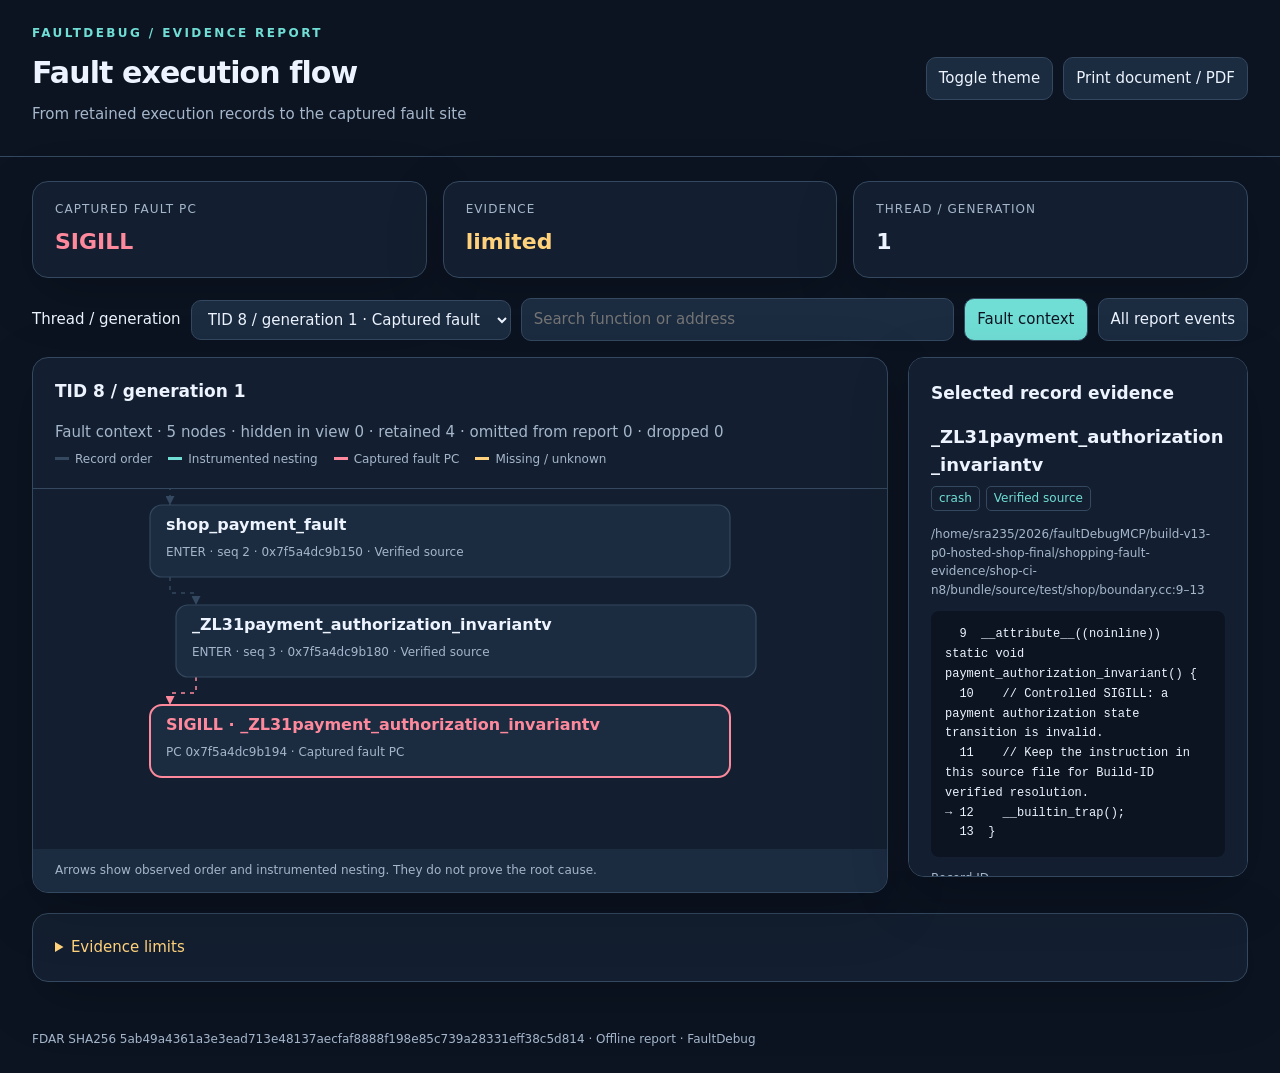
<file: site/reports/payment_crash/fault-6/report.html>
<!doctype html>
<html lang="en"><head><meta charset="utf-8"><meta name="viewport" content="width=device-width,initial-scale=1">
<meta http-equiv="Content-Security-Policy" content="default-src 'none'; script-src 'unsafe-inline'; style-src 'unsafe-inline'; img-src data:; connect-src 'none'; base-uri 'none'; form-action 'none'">
<title>Fault execution flow · FaultDebug</title><style>
:root{color-scheme:dark;--bg:#0c1422;--panel:#131f30;--card:#1b2b40;--ink:#edf4ff;--muted:#a5b6cb;--line:#34485f;--cyan:#70ded5;--red:#ff899c;--amber:#ffd17b;--shadow:0 16px 60px #0003}
:root.light{color-scheme:light;--bg:#eef3f8;--panel:#fff;--card:#f4f8fc;--ink:#182c42;--muted:#536a81;--line:#c1cedb;--cyan:#087c76;--red:#bb2549;--amber:#8a5900;--shadow:0 16px 60px #19304a0b}
*{box-sizing:border-box}body{margin:0;overflow-wrap:anywhere;background:var(--bg);color:var(--ink);font:15px/1.55 system-ui,-apple-system,sans-serif}header,main,footer{max-width:1640px;margin:auto;padding:24px 32px}header{border-bottom:1px solid var(--line);display:flex;align-items:center;justify-content:space-between;gap:24px}.brand{color:var(--cyan);font-size:12px;font-weight:750;letter-spacing:.2em}h1{font-size:30px;letter-spacing:-.03em;margin:7px 0}h2{font-size:17px;margin:0 0 16px}p{margin:6px 0;color:var(--muted)}button,select,input{font:inherit;color:var(--ink);background:var(--card);border:1px solid var(--line);border-radius:10px;padding:9px 12px}button{cursor:pointer}button:hover,button:focus-visible{border-color:var(--cyan)}button.active{background:var(--cyan);color:var(--bg)}.actions,.toolbar{display:flex;align-items:center;gap:10px;flex-wrap:wrap}.stats{display:grid;grid-template-columns:repeat(3,minmax(0,1fr));gap:16px;margin-bottom:20px}.stat,.panel{min-width:0;background:var(--panel);border:1px solid var(--line);border-radius:16px;box-shadow:var(--shadow)}.stat{padding:18px 22px}.stat strong{overflow-wrap:anywhere;display:block;font-size:22px;margin-top:6px}.eyebrow{color:var(--muted);font-size:12px;text-transform:uppercase;letter-spacing:.09em}.danger{color:var(--red)}.warning{color:var(--amber)}.toolbar{margin-bottom:16px}.toolbar input{flex:1;min-width:200px}select{max-width:320px}.workspace{display:grid;grid-template-columns:minmax(0,1fr) 340px;gap:20px}.flowhead{padding:20px 22px;border-bottom:1px solid var(--line)}.legend{display:flex;gap:16px;flex-wrap:wrap;font-size:12px;color:var(--muted)}.legend i{display:inline-block;width:14px;height:3px;margin:0 6px 3px 0;background:var(--line)}.legend .cyan{background:var(--cyan)}.legend .red{background:var(--red)}.legend .amber{background:var(--amber)}.viewport{overflow:auto;max-height:clamp(320px,calc(100vh - 540px),680px);padding:18px 12px;scrollbar-color:var(--line) var(--panel)}svg{display:block;width:100%;min-width:640px}.node{cursor:pointer;outline:none}.node rect{fill:var(--card);stroke:var(--line);stroke-width:1.2}.node:hover rect,.node:focus rect,.node.selected rect{stroke:var(--cyan);stroke-width:2}.node text{fill:var(--ink);font-family:system-ui,sans-serif}.node .sub{fill:var(--muted);font-size:12px}.node .name{font-size:16px;font-weight:650}.node.crash rect{stroke:var(--red)}.node.crash .name{fill:var(--red)}.node.gap rect{stroke:var(--amber)}.node.dim{opacity:.25}.edge{fill:none;stroke:var(--line);stroke-width:1.5;stroke-dasharray:4 5}.edge.nesting{stroke:var(--cyan);stroke-dasharray:none;opacity:.65}.edge.context{stroke:var(--red);stroke-dasharray:4 5}.gaptext{fill:var(--amber);font:12px system-ui,sans-serif}.detail{padding:22px;align-self:start;max-height:clamp(420px,calc(100vh - 380px),820px);overflow:auto;overflow-wrap:anywhere}.detail h3{margin:8px 0;font-size:18px}.badge{display:inline-block;border:1px solid var(--line);border-radius:5px;padding:2px 7px;font-size:12px;margin:0 6px 8px 0;color:var(--cyan)}dl{margin:12px 0}dt{font-size:12px;color:var(--muted);margin-top:9px}dd{margin:1px 0;font-family:ui-monospace,monospace;font-size:13px;white-space:pre-wrap}pre{font:12px/1.65 ui-monospace,monospace;background:var(--bg);border-radius:8px;padding:14px;overflow:auto;white-space:pre-wrap;word-break:break-word}.limits{margin-top:20px;padding:22px}.limits summary{cursor:pointer;color:var(--amber)}li{margin:8px 0;color:var(--muted)}footer{font-size:12px;color:var(--muted)}.print-document{display:none}.boundary{padding:12px 22px;background:var(--card);border-radius:0 0 16px 16px;font-size:12px;color:var(--muted)}
@media(max-width:1000px){.workspace{grid-template-columns:minmax(0,1fr)}.detail{max-height:none}.stats{gap:8px}.stat{padding:12px}header,main,footer{padding:18px}header{align-items:start;flex-direction:column}h1{font-size:25px}}
@media print{body{--cyan:#12665d}header,main,footer{display:none}.print-document{display:block;color:#172536;padding:0 8mm;font:11pt/1.5 system-ui,sans-serif}.print-document h1{font-size:24pt}.print-document h2{font-size:13pt;margin-top:16px;break-after:avoid;overflow-wrap:anywhere}.print-source{break-inside:avoid}.print-document table{border-collapse:collapse;width:100%;font-size:9pt;table-layout:fixed}.print-document th,.print-document td{border:1px solid #ccd3dc;text-align:left;padding:5px;overflow-wrap:anywhere}.print-document th:first-child{width:9%}.print-document th:nth-child(2){width:12%}.print-document tr{break-inside:avoid}.print-document pre{background:#f4f6f8;font-size:8pt}.print-document p,.print-document li{color:#344558}body{background:white}}
</style></head><body>
<header><div><div class="brand">FAULTDEBUG / EVIDENCE REPORT</div><h1 id="title"></h1><p id="subtitle"></p></div><div class="actions"><button id="theme"></button><button id="print"></button></div></header>
<main><section class="stats" aria-label="Capture summary"><div class="stat"><div class="eyebrow" id="faultLabel"></div><strong class="danger" id="faultStat"></strong></div><div class="stat"><div class="eyebrow">Evidence</div><strong id="evidenceStat"></strong></div><div class="stat"><div class="eyebrow" id="threadLabel"></div><strong id="threadStat"></strong></div></section>
<div class="toolbar"><label for="thread" id="threadSelectLabel"></label><select id="thread"></select><input id="search" type="search"><button id="context" class="active"></button><button id="all"></button></div>
<div class="workspace"><section class="panel"><div class="flowhead"><h2 id="flowTitle"></h2><p id="count"></p><div class="legend"><span><i></i><span id="recordLegend"></span></span><span><i class="cyan"></i><span id="nestLegend"></span></span><span><i class="red"></i><span id="crashLegend"></span></span><span><i class="amber"></i><span id="gapLegend"></span></span></div></div><div class="viewport"><svg id="flow" role="group" aria-label="Recorded runtime flow"></svg></div><div class="boundary" id="boundary"></div></section><aside class="panel detail" id="detail" aria-live="polite"></aside></div>
<details class="panel limits"><summary id="limitTitle"></summary><ul id="limits"></ul><h2>Diagnostics</h2><ul id="diagnostics"></ul></details>
<noscript><p>JavaScript is required for interactive flow. The full report is available in report.md and report.json.</p></noscript></main>
<footer id="provenance"></footer><article class="print-document"><h1>Fault execution flow</h1>
<p>Arrows show observed order and instrumented nesting. They do not prove the root cause.</p>
<p>Evidence: limited</p>
<p>Artifact SHA256: <code>5ab49a4361a3e3ead713e48137aecfaf8888f198e85c739a28331eff38c5d814</code></p>
<h2>SIGILL · TID 8 / 1</h2><p>PC: 0x7f5a4dc9b194 · _ZL31payment_authorization_invariantv<br>Fault address: 0x7f5a4dc9b194<br>Last event (temporal context): thread-0-event-3</p>
<h2>TID 8 / generation 1</h2><p>Retained: 4; omitted from report: 0; dropped: 0</p><table><thead><tr><th>Seq</th><th>Event</th><th>Function</th><th>Gap</th></tr></thead><tbody>
<tr><td>0</td><td>enter</td><td>shop_request_boundary</td><td></td></tr>
<tr><td>1</td><td>exit</td><td>shop_request_boundary</td><td></td></tr>
<tr><td>2</td><td>enter</td><td>shop_payment_fault</td><td></td></tr>
<tr><td>3</td><td>enter</td><td>_ZL31payment_authorization_invariantv</td><td></td></tr>
</tbody></table>
<h2>Evidence limits</h2><ul>
<li>{&quot;reason&quot;: &quot;capture_completeness_unconfirmed&quot;}</li>
<li>{&quot;reason&quot;: &quot;rpc_capture_incomplete&quot;}</li>
<li>FD-INCOMPLETE-TRACE: A retained thread trace has unbalanced enter/exit events; interruption or ring loss may have removed context.</li>
<li>Recorded order and instrumented nesting do not establish the root cause or a direct call through uninstrumented code.</li>
<li>The last recorded event before a crash is temporal context, not proof that the event caused the crash.</li>
<li>Unmatched entries describe retained instrumentation, not an operating-system stack unwind.</li>
<li>Threads are separated by TID and generation; no cross-thread causality is inferred.</li>
<li>Static call candidates are kept separate from runtime observations. Source text requires a verified bundle.</li>
</ul>
<section class="print-source"><h2>Verified source · c:@F@shop_request_boundary</h2><p>/home/sra235/2026/faultDebugMCP/build-v13-p0-hosted-shop-final/shopping-fault-evidence/shop-ci-n8/bundle/source/test/shop/boundary.cc:5–7</p><pre>extern &quot;C&quot; __attribute__((noinline)) void shop_request_boundary() {
  asm volatile(&quot;&quot; ::: &quot;memory&quot;);
}</pre></section>
<section class="print-source"><h2>Verified source · c:@F@shop_payment_fault</h2><p>/home/sra235/2026/faultDebugMCP/build-v13-p0-hosted-shop-final/shopping-fault-evidence/shop-ci-n8/bundle/source/test/shop/boundary.cc:15–17</p><pre>extern &quot;C&quot; __attribute__((noinline)) void shop_payment_fault() {
  payment_authorization_invariant();
}</pre></section>
<section class="print-source"><h2>Verified source · c:boundary.cc@F@payment_authorization_invariant#</h2><p>/home/sra235/2026/faultDebugMCP/build-v13-p0-hosted-shop-final/shopping-fault-evidence/shop-ci-n8/bundle/source/test/shop/boundary.cc:9–13</p><pre>__attribute__((noinline)) static void payment_authorization_invariant() {
  // Controlled SIGILL: a payment authorization state transition is invalid.
  // Keep the instruction in this source file for Build-ID verified resolution.
  __builtin_trap();
}</pre></section></article>
<script id="report-data" type="application/json">{"model": {"schema_version": 1, "kind": "faultdebug-fault-flow", "language": "en", "capture": {"complete": false, "status": 7, "evidence_status": "limited", "snapshot_consistency": {"stable": true, "unstable_records": []}}, "target": {"returncode": -4, "signal": 4, "wall_time_ms": 2073.557532}, "threads": [{"id": "thread-0", "slot": 0, "tid": 8, "generation": 1, "dropped_count": 0, "retained_events": 4, "omitted_from_view": 0, "post_crash_events": 0, "events": [{"id": "thread-0-event-0", "kind": "enter", "sequence": 0, "monotonic_ns": 112595522131, "function": 140025828847904, "callsite": 140025841052438, "depth": 0, "gaps_before": [], "resolution": {"address": 140025828847904, "kind": "address", "resolved": true, "module": "/app/build/test/shop/libshop_boundary.so", "build_id": "e1377a6e7ec5cc940291dd92090d725f4070ba71", "load_bias": 140025828843520, "relative_address": 4384, "symbol": "shop_request_boundary", "function_id": "c:@F@shop_request_boundary", "static_edges": [], "static_unresolved_edges": [], "source": {"name": "shop_request_boundary", "file": "/home/sra235/2026/faultDebugMCP/build-v13-p0-hosted-shop-final/shopping-fault-evidence/shop-ci-n8/bundle/source/test/shop/boundary.cc", "line": 5, "column": 0}}, "label": "shop_request_boundary", "source_verified": true}, {"id": "thread-0-event-1", "kind": "exit", "sequence": 1, "monotonic_ns": 112595522251, "function": 140025828847904, "callsite": 140025841052438, "depth": 0, "gaps_before": [], "resolution": {"address": 140025828847904, "kind": "address", "resolved": true, "module": "/app/build/test/shop/libshop_boundary.so", "build_id": "e1377a6e7ec5cc940291dd92090d725f4070ba71", "load_bias": 140025828843520, "relative_address": 4384, "symbol": "shop_request_boundary", "function_id": "c:@F@shop_request_boundary", "static_edges": [], "static_unresolved_edges": [], "source": {"name": "shop_request_boundary", "file": "/home/sra235/2026/faultDebugMCP/build-v13-p0-hosted-shop-final/shopping-fault-evidence/shop-ci-n8/bundle/source/test/shop/boundary.cc", "line": 5, "column": 0}}, "label": "shop_request_boundary", "source_verified": true}, {"id": "thread-0-event-2", "kind": "enter", "sequence": 2, "monotonic_ns": 112596347068, "function": 140025828847952, "callsite": 140025841052438, "depth": 0, "gaps_before": [], "resolution": {"address": 140025828847952, "kind": "address", "resolved": true, "module": "/app/build/test/shop/libshop_boundary.so", "build_id": "e1377a6e7ec5cc940291dd92090d725f4070ba71", "load_bias": 140025828843520, "relative_address": 4432, "symbol": "shop_payment_fault", "function_id": "c:@F@shop_payment_fault", "static_edges": [{"callee_id": "c:boundary.cc@F@payment_authorization_invariant#", "kind": "direct"}], "static_unresolved_edges": [], "source": {"name": "shop_payment_fault", "file": "/home/sra235/2026/faultDebugMCP/build-v13-p0-hosted-shop-final/shopping-fault-evidence/shop-ci-n8/bundle/source/test/shop/boundary.cc", "line": 15, "column": 0}}, "label": "shop_payment_fault", "source_verified": true}, {"id": "thread-0-event-3", "kind": "enter", "sequence": 3, "monotonic_ns": 112596347189, "function": 140025828848000, "callsite": 140025828847977, "depth": 1, "gaps_before": [], "resolution": {"address": 140025828848000, "kind": "address", "resolved": true, "module": "/app/build/test/shop/libshop_boundary.so", "build_id": "e1377a6e7ec5cc940291dd92090d725f4070ba71", "load_bias": 140025828843520, "relative_address": 4480, "symbol": "_ZL31payment_authorization_invariantv", "function_id": "c:boundary.cc@F@payment_authorization_invariant#", "static_edges": [{"callee_id": "c:@F@__builtin_trap", "kind": "direct"}], "static_unresolved_edges": [], "source": {"name": "payment_authorization_invariant()", "file": "/home/sra235/2026/faultDebugMCP/build-v13-p0-hosted-shop-final/shopping-fault-evidence/shop-ci-n8/bundle/source/test/shop/boundary.cc", "line": 9, "column": 0}}, "label": "_ZL31payment_authorization_invariantv", "source_verified": true}], "gaps": [], "unmatched_entries": [{"function": 140025828847952, "event_id": "thread-0-event-2"}, {"function": 140025828848000, "event_id": "thread-0-event-3"}]}], "crashes": [{"id": "crash-0", "kind": "crash", "flags": 15, "signal": 4, "signal_name": "SIGILL", "si_code": 2, "pc": 140025828848020, "fault_address": 140025828848020, "tid": 8, "generation": 1, "monotonic_ns": 112596364942, "thread": "thread-0", "last_event": "thread-0-event-3", "resolution": {"address": 140025828848020, "kind": "address", "resolved": true, "module": "/app/build/test/shop/libshop_boundary.so", "build_id": "e1377a6e7ec5cc940291dd92090d725f4070ba71", "load_bias": 140025828843520, "relative_address": 4500, "symbol": "_ZL31payment_authorization_invariantv", "function_id": "c:boundary.cc@F@payment_authorization_invariant#", "static_edges": [{"callee_id": "c:@F@__builtin_trap", "kind": "direct"}], "static_unresolved_edges": [], "source": {"name": "payment_authorization_invariant()", "file": "/home/sra235/2026/faultDebugMCP/build-v13-p0-hosted-shop-final/shopping-fault-evidence/shop-ci-n8/bundle/source/test/shop/boundary.cc", "line": 12, "column": 3}}, "label": "_ZL31payment_authorization_invariantv", "source_verified": true}], "edges": [{"from": "thread-0-event-2", "to": "thread-0-event-3", "kind": "observed_nesting"}, {"from": "thread-0-event-0", "to": "thread-0-event-1", "kind": "record_order"}, {"from": "thread-0-event-1", "to": "thread-0-event-2", "kind": "record_order"}, {"from": "thread-0-event-2", "to": "thread-0-event-3", "kind": "record_order"}, {"from": "thread-0-event-3", "to": "crash-0", "kind": "crash_context"}], "sources": {"c:@F@shop_request_boundary": {"resolved": true, "function_id": "c:@F@shop_request_boundary", "bundle": "/home/sra235/2026/faultDebugMCP/build-v13-p0-hosted-shop-final/shopping-fault-evidence/shop-ci-n8/bundle", "file": "/home/sra235/2026/faultDebugMCP/build-v13-p0-hosted-shop-final/shopping-fault-evidence/shop-ci-n8/bundle/source/test/shop/boundary.cc", "start_line": 5, "end_line": 7, "source": "extern \"C\" __attribute__((noinline)) void shop_request_boundary() {\n  asm volatile(\"\" ::: \"memory\");\n}", "display_end_line": 7}, "c:@F@shop_payment_fault": {"resolved": true, "function_id": "c:@F@shop_payment_fault", "bundle": "/home/sra235/2026/faultDebugMCP/build-v13-p0-hosted-shop-final/shopping-fault-evidence/shop-ci-n8/bundle", "file": "/home/sra235/2026/faultDebugMCP/build-v13-p0-hosted-shop-final/shopping-fault-evidence/shop-ci-n8/bundle/source/test/shop/boundary.cc", "start_line": 15, "end_line": 17, "source": "extern \"C\" __attribute__((noinline)) void shop_payment_fault() {\n  payment_authorization_invariant();\n}", "display_end_line": 17}, "c:boundary.cc@F@payment_authorization_invariant#": {"resolved": true, "function_id": "c:boundary.cc@F@payment_authorization_invariant#", "bundle": "/home/sra235/2026/faultDebugMCP/build-v13-p0-hosted-shop-final/shopping-fault-evidence/shop-ci-n8/bundle", "file": "/home/sra235/2026/faultDebugMCP/build-v13-p0-hosted-shop-final/shopping-fault-evidence/shop-ci-n8/bundle/source/test/shop/boundary.cc", "start_line": 9, "end_line": 13, "source": "__attribute__((noinline)) static void payment_authorization_invariant() {\n  // Controlled SIGILL: a payment authorization state transition is invalid.\n  // Keep the instruction in this source file for Build-ID verified resolution.\n  __builtin_trap();\n}", "display_end_line": 13}}, "gaps": [{"reason": "capture_completeness_unconfirmed"}, {"reason": "rpc_capture_incomplete"}], "diagnostics": [{"code": "FD-INCOMPLETE-TRACE", "severity": "warning", "message": "A retained thread trace has unbalanced enter/exit events; interruption or ring loss may have removed context.", "evidence": {"tid": 8, "depth": 2}}], "limitations": ["Recorded order and instrumented nesting do not establish the root cause or a direct call through uninstrumented code.", "The last recorded event before a crash is temporal context, not proof that the event caused the crash.", "Unmatched entries describe retained instrumentation, not an operating-system stack unwind.", "Threads are separated by TID and generation; no cross-thread causality is inferred.", "Static call candidates are kept separate from runtime observations. Source text requires a verified bundle."], "bundle": {"path": "/home/sra235/2026/faultDebugMCP/build-v13-p0-hosted-shop-final/shopping-fault-evidence/shop-ci-n8/bundle", "verified": true}, "artifact": {"path": "/home/sra235/2026/faultDebugMCP/build-v13-p0-hosted-shop-final/shopping-fault-evidence/shop-ci-n8/payment_crash/evidence/payment/fault-7.fault", "sha256": "5ab49a4361a3e3ead713e48137aecfaf8888f198e85c739a28331eff38c5d814", "format": "FDAR", "checksum_verified": true}}, "labels": {"title": "Fault execution flow", "subtitle": "From retained execution records to the captured fault site", "thread": "Thread / generation", "search": "Search function or address", "context": "Fault context", "all": "All report events", "theme": "Toggle theme", "print": "Print document / PDF", "details": "Selected record evidence", "record": "Record order", "nesting": "Instrumented nesting", "crash": "Captured fault PC", "gap": "Missing / unknown", "boundary": "Arrows show observed order and instrumented nesting. They do not prove the root cause.", "limits": "Evidence limits", "source": "Verified source", "static": "Static candidates \u2014 separate from runtime evidence", "none": "No retained event is available."}}</script><script>
'use strict';
const {model:M,labels:L}=JSON.parse(document.getElementById('report-data').textContent);
const $=id=>document.getElementById(id), NS='http://www.w3.org/2000/svg';
const set=(id,value)=>{$(id).textContent=value};
for(const [id,key] of Object.entries({title:'title',subtitle:'subtitle',theme:'theme',print:'print',context:'context',all:'all',faultLabel:'crash',threadLabel:'thread',threadSelectLabel:'thread',recordLegend:'record',nestLegend:'nesting',crashLegend:'crash',gapLegend:'gap',boundary:'boundary',limitTitle:'limits'}))set(id,L[key]);
$('search').placeholder=L.search;$('search').setAttribute('aria-label',L.search);
set('faultStat',M.crashes.map(c=>c.signal_name).join(', ')||'No crash record');set('evidenceStat',M.capture.evidence_status);set('threadStat',M.threads.length);
if(M.capture.evidence_status==='limited')$('evidenceStat').className='warning';
set('provenance','FDAR SHA256 '+(M.artifact?.sha256||'unavailable')+' · Offline report · FaultDebug');
const addList=(parent,text)=>{const li=document.createElement('li');li.textContent=text;parent.appendChild(li)};
M.gaps.forEach(g=>addList($('limits'),JSON.stringify(g)));M.limitations.forEach(s=>addList($('limits'),s));M.diagnostics.forEach(d=>addList($('diagnostics'),d.code+': '+d.message));
for(const t of M.threads){const o=document.createElement('option');o.value=t.id;o.textContent='TID '+t.tid+' / generation '+t.generation+(M.crashes.some(c=>c.thread===t.id)?' · '+L.crash:'');$('thread').appendChild(o)}
const orphan=M.crashes.filter(c=>!c.thread);if(orphan.length){const o=document.createElement('option');o.value='unmatched';o.textContent=L.crash+' / thread unresolved';$('thread').appendChild(o)}
let selected=M.crashes[0]?.id||M.threads[0]?.events.at(-1)?.id, context=true, displayed=[];
if(M.crashes[0])$('thread').value=M.crashes[0].thread||'unmatched';
const hex=a=>a==null?'unrecorded':'0x'+BigInt(a).toString(16);
function svg(tag,attrs,parent,text){const el=document.createElementNS(NS,tag);for(const [k,v] of Object.entries(attrs))el.setAttribute(k,v);if(text!==undefined)el.textContent=text;parent.appendChild(el);return el}
function details(node){const root=$('detail');root.replaceChildren();const heading=document.createElement('h2');heading.textContent=L.details;root.appendChild(heading);if(!node){root.appendChild(document.createTextNode(L.none));return}const h=document.createElement('h3');h.textContent=node.label;root.appendChild(h);for(const label of [node.kind,node.source_verified?L.source:(node.resolution.resolved?'Verified binary':'Unresolved')]){const badge=document.createElement('span');badge.className='badge';badge.textContent=label;root.appendChild(badge)}
const dl=document.createElement('dl');root.appendChild(dl);const field=(key,value)=>{const dt=document.createElement('dt'),dd=document.createElement('dd');dt.textContent=key;dd.textContent=typeof value==='object'?JSON.stringify(value):String(value??'unrecorded');dl.append(dt,dd)};
field('Record ID',node.id);field('Sequence',node.sequence);field('Monotonic ns',node.monotonic_ns);field(node.kind==='crash'?'PC':'Function address',hex(node.kind==='crash'?node.pc:node.function));if(node.kind==='crash'){field('Fault address',hex(node.fault_address));field('Last event (temporal context)',node.last_event)}else field('Callsite address',hex(node.callsite));field('Resolution',node.resolution.reason||'Build ID verified');field('Module',node.resolution.module===''&&node.resolution.resolved?'main executable':node.resolution.module);field('Build ID',node.resolution.build_id);if(node.resolution.source)field('Debug location',node.resolution.source.file+':'+node.resolution.source.line+':'+node.resolution.source.column);if(node.gaps_before?.length)field('Gaps',node.gaps_before);
const s=M.sources[node.resolution.function_id];if(node.source_verified&&s){field(L.source,s.file+':'+s.start_line+'–'+s.display_end_line);const pre=document.createElement('pre');pre.textContent=s.source.split('\n').map((line,i)=>((s.start_line+i===node.resolution.source?.line)?'→ ':'  ')+(s.start_line+i)+'  '+line).join('\n');const location=document.createElement('p');location.textContent=s.file+':'+s.start_line+'–'+s.display_end_line;location.style.fontSize='12px';root.insertBefore(location,dl);root.insertBefore(pre,dl)}else{const p=document.createElement('p');p.textContent='No verified source snippet. Supply a matching source/binary bundle.';root.appendChild(p)}
const candidates=[...(node.resolution.static_edges||[]),...(node.resolution.static_unresolved_edges||[])];if(candidates.length){const h=document.createElement('h3');h.textContent=L.static;const pre=document.createElement('pre');pre.textContent=JSON.stringify(candidates,null,2);root.append(h,pre)} }
function render(scrollToFault=false){const t=M.threads.find(t=>t.id===$('thread').value);const events=t?.events||[];const contextIds=new Set([...(t?.unmatched_entries||[]).map(e=>e.event_id),...events.slice(-10).map(e=>e.id)]);displayed=context?events.filter(e=>contextIds.has(e.id)):events.slice();const crashes=M.crashes.filter(c=>t?c.thread===t.id:!c.thread);displayed.push(...crashes);set('flowTitle',t?'TID '+t.tid+' / generation '+t.generation:L.crash);set('count',(context?L.context:L.all)+' · '+displayed.length+' nodes · hidden in view '+(events.length-(displayed.length-crashes.length))+' · retained '+(t?.retained_events||0)+' · omitted from report '+(t?.omitted_from_view||0)+' · dropped '+(t?.dropped_count||0));
const root=$('flow');root.replaceChildren();const height=Math.max(180,displayed.length*100+50);root.setAttribute('viewBox','0 0 820 '+height);root.setAttribute('height',height);const defs=svg('defs',{},root);for(const [name,color] of [['order','var(--line)'],['nest','var(--cyan)'],['fault','var(--red)']]){const marker=svg('marker',{id:'arrow-'+name,viewBox:'0 0 10 10',refX:10,refY:5,markerWidth:6,markerHeight:6,orient:'auto'},defs);svg('path',{d:'M 0 0 L 10 5 L 0 10 Z',fill:color},marker)}const positions=new Map();displayed.forEach((n,i)=>positions.set(n.id,{x:100+Math.min(n.depth||0,5)*26,y:24+i*100}));
for(const e of M.edges){const a=positions.get(e.from),b=positions.get(e.to);if(!a||!b)continue;if(e.kind==='observed_nesting'){if(e.from!==selected&&e.to!==selected)continue;const side=Math.min(a.x,b.x)-24;svg('path',{d:`M ${a.x} ${a.y+36} H ${side} V ${b.y+36} H ${b.x}`,class:'edge nesting','marker-end':'url(#arrow-nest)'},root)}else svg('path',{d:`M ${a.x+20} ${a.y+72} V ${b.y-12} H ${b.x+20} V ${b.y}`,class:'edge '+(e.kind==='crash_context'?'context':''),'marker-end':'url(#arrow-'+(e.kind==='crash_context'?'fault':'order')+')'},root)}
const query=$('search').value.toLowerCase();for(const n of displayed){const p=positions.get(n.id),gap=n.gaps_before?.length;const match=!query||(n.label+' '+hex(n.function??n.pc)+' '+n.id).toLowerCase().includes(query);const g=svg('g',{class:'node '+(n.kind==='crash'?'crash ':'')+(gap?'gap ':'')+(n.id===selected?'selected ':'')+(!match?'dim':''),role:'button',tabindex:0,'aria-label':n.kind+' '+n.label,'data-id':n.id},root);svg('title',{},g,n.label);svg('rect',{x:p.x,y:p.y,width:580,height:72,rx:12},g);svg('text',{x:p.x+16,y:p.y+25,class:'name'},g,(n.kind==='crash'?n.signal_name+' · ':'')+(n.label.length>49?n.label.slice(0,46)+'…':n.label));svg('text',{x:p.x+16,y:p.y+51,class:'sub'},g,n.kind==='crash'?'PC '+hex(n.pc)+' · '+L.crash:n.kind.toUpperCase()+' · seq '+n.sequence+' · '+hex(n.function)+(n.source_verified?' · '+L.source:''));if(gap)svg('text',{x:p.x,y:p.y-5,class:'gaptext'},root,L.gap+' · '+n.gaps_before.join(', '));const choose=()=>{selected=n.id;render();root.querySelector('[data-id="'+n.id+'"]').focus({preventScroll:true})};g.addEventListener('click',choose);g.addEventListener('keydown',e=>{if(e.key==='Enter'||e.key===' '){e.preventDefault();choose()}})}
if(!displayed.length)svg('text',{x:30,y:80,class:'gaptext'},root,L.none);details(displayed.find(n=>n.id===selected)||displayed.at(-1));if(scrollToFault&&crashes.length){const viewport=root.parentElement;viewport.scrollTop=viewport.scrollHeight;}}
$('thread').addEventListener('change',()=>{selected=null;render(true)});$('search').addEventListener('input',render);$('context').addEventListener('click',()=>{context=true;$('context').classList.add('active');$('all').classList.remove('active');render(true)});$('all').addEventListener('click',()=>{context=false;$('all').classList.add('active');$('context').classList.remove('active');render()});$('theme').addEventListener('click',()=>document.documentElement.classList.toggle('light'));$('print').addEventListener('click',()=>window.print());render(true);
</script></body></html>
</file>
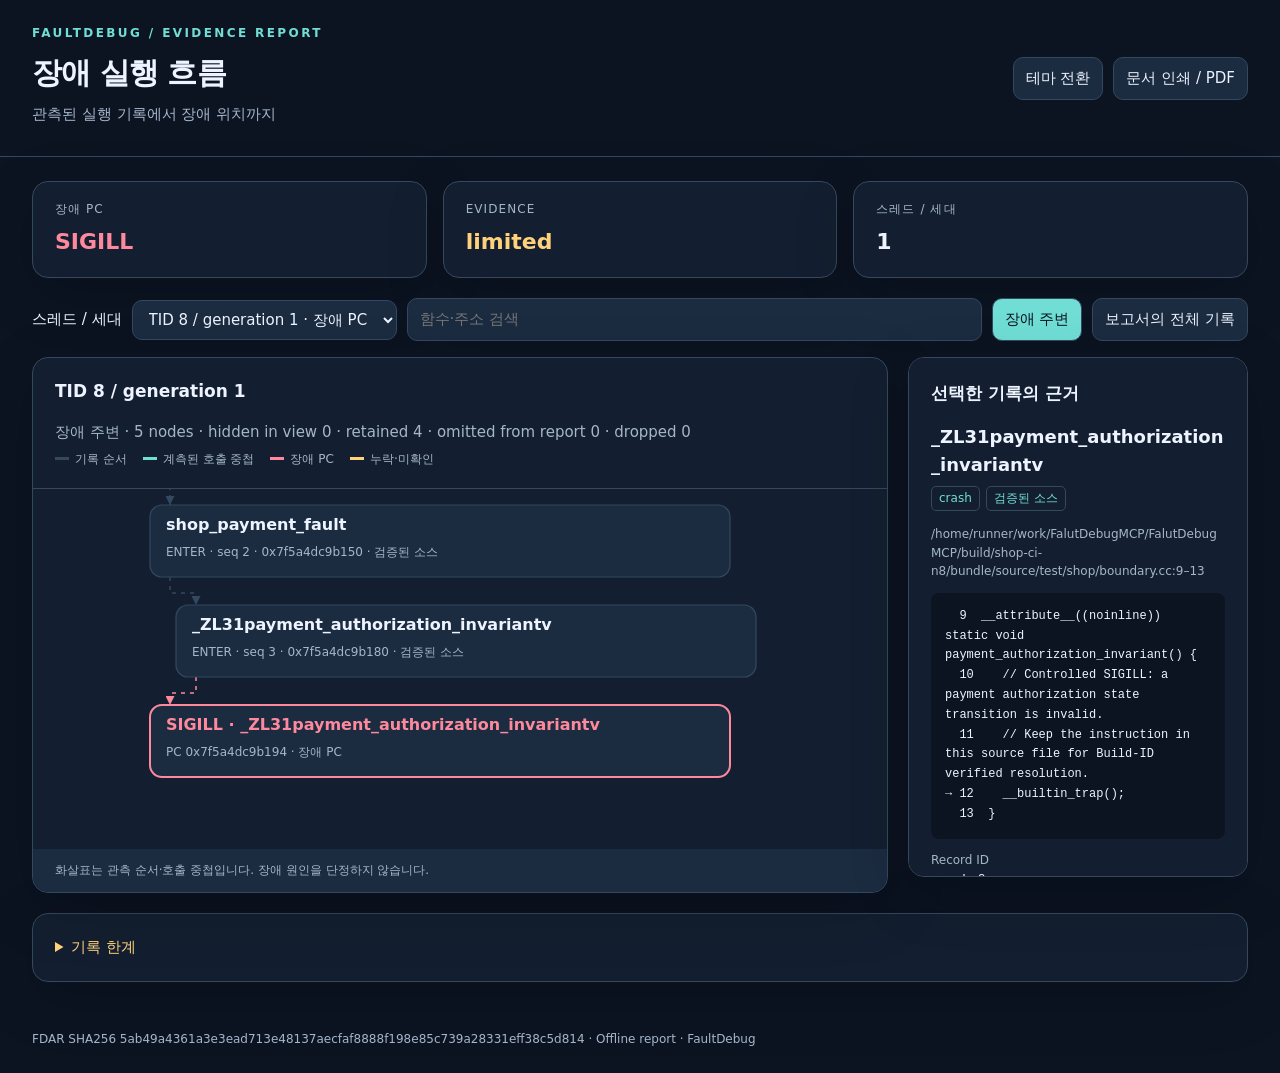
<file: site/reports/payment_crash/fault-6/report.ko.html>
<!doctype html>
<html lang="ko"><head><meta charset="utf-8"><meta name="viewport" content="width=device-width,initial-scale=1">
<meta http-equiv="Content-Security-Policy" content="default-src 'none'; script-src 'unsafe-inline'; style-src 'unsafe-inline'; img-src data:; connect-src 'none'; base-uri 'none'; form-action 'none'">
<title>장애 실행 흐름 · FaultDebug</title><style>
:root{color-scheme:dark;--bg:#0c1422;--panel:#131f30;--card:#1b2b40;--ink:#edf4ff;--muted:#a5b6cb;--line:#34485f;--cyan:#70ded5;--red:#ff899c;--amber:#ffd17b;--shadow:0 16px 60px #0003}
:root.light{color-scheme:light;--bg:#eef3f8;--panel:#fff;--card:#f4f8fc;--ink:#182c42;--muted:#536a81;--line:#c1cedb;--cyan:#087c76;--red:#bb2549;--amber:#8a5900;--shadow:0 16px 60px #19304a0b}
*{box-sizing:border-box}body{margin:0;overflow-wrap:anywhere;background:var(--bg);color:var(--ink);font:15px/1.55 system-ui,-apple-system,sans-serif}header,main,footer{max-width:1640px;margin:auto;padding:24px 32px}header{border-bottom:1px solid var(--line);display:flex;align-items:center;justify-content:space-between;gap:24px}.brand{color:var(--cyan);font-size:12px;font-weight:750;letter-spacing:.2em}h1{font-size:30px;letter-spacing:-.03em;margin:7px 0}h2{font-size:17px;margin:0 0 16px}p{margin:6px 0;color:var(--muted)}button,select,input{font:inherit;color:var(--ink);background:var(--card);border:1px solid var(--line);border-radius:10px;padding:9px 12px}button{cursor:pointer}button:hover,button:focus-visible{border-color:var(--cyan)}button.active{background:var(--cyan);color:var(--bg)}.actions,.toolbar{display:flex;align-items:center;gap:10px;flex-wrap:wrap}.stats{display:grid;grid-template-columns:repeat(3,minmax(0,1fr));gap:16px;margin-bottom:20px}.stat,.panel{min-width:0;background:var(--panel);border:1px solid var(--line);border-radius:16px;box-shadow:var(--shadow)}.stat{padding:18px 22px}.stat strong{overflow-wrap:anywhere;display:block;font-size:22px;margin-top:6px}.eyebrow{color:var(--muted);font-size:12px;text-transform:uppercase;letter-spacing:.09em}.danger{color:var(--red)}.warning{color:var(--amber)}.toolbar{margin-bottom:16px}.toolbar input{flex:1;min-width:200px}select{max-width:320px}.workspace{display:grid;grid-template-columns:minmax(0,1fr) 340px;gap:20px}.flowhead{padding:20px 22px;border-bottom:1px solid var(--line)}.legend{display:flex;gap:16px;flex-wrap:wrap;font-size:12px;color:var(--muted)}.legend i{display:inline-block;width:14px;height:3px;margin:0 6px 3px 0;background:var(--line)}.legend .cyan{background:var(--cyan)}.legend .red{background:var(--red)}.legend .amber{background:var(--amber)}.viewport{overflow:auto;max-height:clamp(320px,calc(100vh - 540px),680px);padding:18px 12px;scrollbar-color:var(--line) var(--panel)}svg{display:block;width:100%;min-width:640px}.node{cursor:pointer;outline:none}.node rect{fill:var(--card);stroke:var(--line);stroke-width:1.2}.node:hover rect,.node:focus rect,.node.selected rect{stroke:var(--cyan);stroke-width:2}.node text{fill:var(--ink);font-family:system-ui,sans-serif}.node .sub{fill:var(--muted);font-size:12px}.node .name{font-size:16px;font-weight:650}.node.crash rect{stroke:var(--red)}.node.crash .name{fill:var(--red)}.node.gap rect{stroke:var(--amber)}.node.dim{opacity:.25}.edge{fill:none;stroke:var(--line);stroke-width:1.5;stroke-dasharray:4 5}.edge.nesting{stroke:var(--cyan);stroke-dasharray:none;opacity:.65}.edge.context{stroke:var(--red);stroke-dasharray:4 5}.gaptext{fill:var(--amber);font:12px system-ui,sans-serif}.detail{padding:22px;align-self:start;max-height:clamp(420px,calc(100vh - 380px),820px);overflow:auto;overflow-wrap:anywhere}.detail h3{margin:8px 0;font-size:18px}.badge{display:inline-block;border:1px solid var(--line);border-radius:5px;padding:2px 7px;font-size:12px;margin:0 6px 8px 0;color:var(--cyan)}dl{margin:12px 0}dt{font-size:12px;color:var(--muted);margin-top:9px}dd{margin:1px 0;font-family:ui-monospace,monospace;font-size:13px;white-space:pre-wrap}pre{font:12px/1.65 ui-monospace,monospace;background:var(--bg);border-radius:8px;padding:14px;overflow:auto;white-space:pre-wrap;word-break:break-word}.limits{margin-top:20px;padding:22px}.limits summary{cursor:pointer;color:var(--amber)}li{margin:8px 0;color:var(--muted)}footer{font-size:12px;color:var(--muted)}.print-document{display:none}.boundary{padding:12px 22px;background:var(--card);border-radius:0 0 16px 16px;font-size:12px;color:var(--muted)}
@media(max-width:1000px){.workspace{grid-template-columns:minmax(0,1fr)}.detail{max-height:none}.stats{gap:8px}.stat{padding:12px}header,main,footer{padding:18px}header{align-items:start;flex-direction:column}h1{font-size:25px}}
@media print{header,main,footer{display:none}.print-document{display:block;color:#172536;padding:0 8mm;font:11pt/1.5 system-ui,sans-serif}.print-document h1{font-size:24pt}.print-document h2{font-size:13pt;margin-top:16px;break-after:avoid;overflow-wrap:anywhere}.print-source{break-inside:avoid}.print-document table{border-collapse:collapse;width:100%;font-size:9pt;table-layout:fixed}.print-document th,.print-document td{border:1px solid #ccd3dc;text-align:left;padding:5px;overflow-wrap:anywhere}.print-document th:first-child{width:9%}.print-document th:nth-child(2){width:12%}.print-document tr{break-inside:avoid}.print-document pre{background:#f4f6f8;font-size:8pt}.print-document p,.print-document li{color:#344558}body{background:white}}
</style></head><body>
<header><div><div class="brand">FAULTDEBUG / EVIDENCE REPORT</div><h1 id="title"></h1><p id="subtitle"></p></div><div class="actions"><button id="theme"></button><button id="print"></button></div></header>
<main><section class="stats" aria-label="Capture summary"><div class="stat"><div class="eyebrow" id="faultLabel"></div><strong class="danger" id="faultStat"></strong></div><div class="stat"><div class="eyebrow">Evidence</div><strong id="evidenceStat"></strong></div><div class="stat"><div class="eyebrow" id="threadLabel"></div><strong id="threadStat"></strong></div></section>
<div class="toolbar"><label for="thread" id="threadSelectLabel"></label><select id="thread"></select><input id="search" type="search"><button id="context" class="active"></button><button id="all"></button></div>
<div class="workspace"><section class="panel"><div class="flowhead"><h2 id="flowTitle"></h2><p id="count"></p><div class="legend"><span><i></i><span id="recordLegend"></span></span><span><i class="cyan"></i><span id="nestLegend"></span></span><span><i class="red"></i><span id="crashLegend"></span></span><span><i class="amber"></i><span id="gapLegend"></span></span></div></div><div class="viewport"><svg id="flow" role="group" aria-label="Recorded runtime flow"></svg></div><div class="boundary" id="boundary"></div></section><aside class="panel detail" id="detail" aria-live="polite"></aside></div>
<details class="panel limits"><summary id="limitTitle"></summary><ul id="limits"></ul><h2>Diagnostics</h2><ul id="diagnostics"></ul></details>
<noscript><p>JavaScript is required for interactive flow. The full report is available in report.md and report.json.</p></noscript></main>
<footer id="provenance"></footer><article class="print-document"><h1>장애 실행 흐름</h1>
<p>화살표는 관측 순서·호출 중첩입니다. 장애 원인을 단정하지 않습니다.</p>
<p>Evidence: limited</p>
<p>Artifact SHA256: <code>5ab49a4361a3e3ead713e48137aecfaf8888f198e85c739a28331eff38c5d814</code></p>
<h2>SIGILL · TID 8 / 1</h2><p>PC: 0x7f5a4dc9b194 · _ZL31payment_authorization_invariantv<br>Fault address: 0x7f5a4dc9b194<br>Last event (temporal context): thread-0-event-3</p>
<h2>TID 8 / generation 1</h2><p>Retained: 4; omitted from report: 0; dropped: 0</p><table><thead><tr><th>Seq</th><th>Event</th><th>Function</th><th>Gap</th></tr></thead><tbody>
<tr><td>0</td><td>enter</td><td>shop_request_boundary</td><td></td></tr>
<tr><td>1</td><td>exit</td><td>shop_request_boundary</td><td></td></tr>
<tr><td>2</td><td>enter</td><td>shop_payment_fault</td><td></td></tr>
<tr><td>3</td><td>enter</td><td>_ZL31payment_authorization_invariantv</td><td></td></tr>
</tbody></table>
<h2>기록 한계</h2><ul>
<li>{&quot;reason&quot;: &quot;capture_completeness_unconfirmed&quot;}</li>
<li>{&quot;reason&quot;: &quot;rpc_capture_incomplete&quot;}</li>
<li>FD-INCOMPLETE-TRACE: A retained thread trace has unbalanced enter/exit events; interruption or ring loss may have removed context.</li>
<li>Recorded order and instrumented nesting do not establish the root cause or a direct call through uninstrumented code.</li>
<li>The last recorded event before a crash is temporal context, not proof that the event caused the crash.</li>
<li>Unmatched entries describe retained instrumentation, not an operating-system stack unwind.</li>
<li>Threads are separated by TID and generation; no cross-thread causality is inferred.</li>
<li>Static call candidates are kept separate from runtime observations. Source text requires a verified bundle.</li>
</ul>
<section class="print-source"><h2>검증된 소스 · c:@F@shop_request_boundary</h2><p>/home/runner/work/FalutDebugMCP/FalutDebugMCP/build/shop-ci-n8/bundle/source/test/shop/boundary.cc:5–7</p><pre>extern &quot;C&quot; __attribute__((noinline)) void shop_request_boundary() {
  asm volatile(&quot;&quot; ::: &quot;memory&quot;);
}</pre></section>
<section class="print-source"><h2>검증된 소스 · c:@F@shop_payment_fault</h2><p>/home/runner/work/FalutDebugMCP/FalutDebugMCP/build/shop-ci-n8/bundle/source/test/shop/boundary.cc:15–17</p><pre>extern &quot;C&quot; __attribute__((noinline)) void shop_payment_fault() {
  payment_authorization_invariant();
}</pre></section>
<section class="print-source"><h2>검증된 소스 · c:boundary.cc@F@payment_authorization_invariant#</h2><p>/home/runner/work/FalutDebugMCP/FalutDebugMCP/build/shop-ci-n8/bundle/source/test/shop/boundary.cc:9–13</p><pre>__attribute__((noinline)) static void payment_authorization_invariant() {
  // Controlled SIGILL: a payment authorization state transition is invalid.
  // Keep the instruction in this source file for Build-ID verified resolution.
  __builtin_trap();
}</pre></section></article>
<script id="report-data" type="application/json">{"model": {"schema_version": 1, "kind": "faultdebug-fault-flow", "language": "ko", "capture": {"complete": false, "status": 7, "evidence_status": "limited", "snapshot_consistency": {"stable": true, "unstable_records": []}}, "target": {"returncode": -4, "signal": 4, "wall_time_ms": 2073.557532}, "threads": [{"id": "thread-0", "slot": 0, "tid": 8, "generation": 1, "dropped_count": 0, "retained_events": 4, "omitted_from_view": 0, "post_crash_events": 0, "events": [{"id": "thread-0-event-0", "kind": "enter", "sequence": 0, "monotonic_ns": 112595522131, "function": 140025828847904, "callsite": 140025841052438, "depth": 0, "gaps_before": [], "resolution": {"address": 140025828847904, "kind": "address", "resolved": true, "module": "/app/build/test/shop/libshop_boundary.so", "build_id": "e1377a6e7ec5cc940291dd92090d725f4070ba71", "load_bias": 140025828843520, "relative_address": 4384, "symbol": "shop_request_boundary", "function_id": "c:@F@shop_request_boundary", "static_edges": [], "static_unresolved_edges": [], "source": {"name": "shop_request_boundary", "file": "/home/runner/work/FalutDebugMCP/FalutDebugMCP/build/shop-ci-n8/bundle/source/test/shop/boundary.cc", "line": 5, "column": 0}}, "label": "shop_request_boundary", "source_verified": true}, {"id": "thread-0-event-1", "kind": "exit", "sequence": 1, "monotonic_ns": 112595522251, "function": 140025828847904, "callsite": 140025841052438, "depth": 0, "gaps_before": [], "resolution": {"address": 140025828847904, "kind": "address", "resolved": true, "module": "/app/build/test/shop/libshop_boundary.so", "build_id": "e1377a6e7ec5cc940291dd92090d725f4070ba71", "load_bias": 140025828843520, "relative_address": 4384, "symbol": "shop_request_boundary", "function_id": "c:@F@shop_request_boundary", "static_edges": [], "static_unresolved_edges": [], "source": {"name": "shop_request_boundary", "file": "/home/runner/work/FalutDebugMCP/FalutDebugMCP/build/shop-ci-n8/bundle/source/test/shop/boundary.cc", "line": 5, "column": 0}}, "label": "shop_request_boundary", "source_verified": true}, {"id": "thread-0-event-2", "kind": "enter", "sequence": 2, "monotonic_ns": 112596347068, "function": 140025828847952, "callsite": 140025841052438, "depth": 0, "gaps_before": [], "resolution": {"address": 140025828847952, "kind": "address", "resolved": true, "module": "/app/build/test/shop/libshop_boundary.so", "build_id": "e1377a6e7ec5cc940291dd92090d725f4070ba71", "load_bias": 140025828843520, "relative_address": 4432, "symbol": "shop_payment_fault", "function_id": "c:@F@shop_payment_fault", "static_edges": [{"callee_id": "c:boundary.cc@F@payment_authorization_invariant#", "kind": "direct"}], "static_unresolved_edges": [], "source": {"name": "shop_payment_fault", "file": "/home/runner/work/FalutDebugMCP/FalutDebugMCP/build/shop-ci-n8/bundle/source/test/shop/boundary.cc", "line": 15, "column": 0}}, "label": "shop_payment_fault", "source_verified": true}, {"id": "thread-0-event-3", "kind": "enter", "sequence": 3, "monotonic_ns": 112596347189, "function": 140025828848000, "callsite": 140025828847977, "depth": 1, "gaps_before": [], "resolution": {"address": 140025828848000, "kind": "address", "resolved": true, "module": "/app/build/test/shop/libshop_boundary.so", "build_id": "e1377a6e7ec5cc940291dd92090d725f4070ba71", "load_bias": 140025828843520, "relative_address": 4480, "symbol": "_ZL31payment_authorization_invariantv", "function_id": "c:boundary.cc@F@payment_authorization_invariant#", "static_edges": [{"callee_id": "c:@F@__builtin_trap", "kind": "direct"}], "static_unresolved_edges": [], "source": {"name": "payment_authorization_invariant()", "file": "/home/runner/work/FalutDebugMCP/FalutDebugMCP/build/shop-ci-n8/bundle/source/test/shop/boundary.cc", "line": 9, "column": 0}}, "label": "_ZL31payment_authorization_invariantv", "source_verified": true}], "gaps": [], "unmatched_entries": [{"function": 140025828847952, "event_id": "thread-0-event-2"}, {"function": 140025828848000, "event_id": "thread-0-event-3"}]}], "crashes": [{"id": "crash-0", "kind": "crash", "flags": 15, "signal": 4, "signal_name": "SIGILL", "si_code": 2, "pc": 140025828848020, "fault_address": 140025828848020, "tid": 8, "generation": 1, "monotonic_ns": 112596364942, "thread": "thread-0", "last_event": "thread-0-event-3", "resolution": {"address": 140025828848020, "kind": "address", "resolved": true, "module": "/app/build/test/shop/libshop_boundary.so", "build_id": "e1377a6e7ec5cc940291dd92090d725f4070ba71", "load_bias": 140025828843520, "relative_address": 4500, "symbol": "_ZL31payment_authorization_invariantv", "function_id": "c:boundary.cc@F@payment_authorization_invariant#", "static_edges": [{"callee_id": "c:@F@__builtin_trap", "kind": "direct"}], "static_unresolved_edges": [], "source": {"name": "payment_authorization_invariant()", "file": "/home/runner/work/FalutDebugMCP/FalutDebugMCP/build/shop-ci-n8/bundle/source/test/shop/boundary.cc", "line": 12, "column": 3}}, "label": "_ZL31payment_authorization_invariantv", "source_verified": true}], "edges": [{"from": "thread-0-event-2", "to": "thread-0-event-3", "kind": "observed_nesting"}, {"from": "thread-0-event-0", "to": "thread-0-event-1", "kind": "record_order"}, {"from": "thread-0-event-1", "to": "thread-0-event-2", "kind": "record_order"}, {"from": "thread-0-event-2", "to": "thread-0-event-3", "kind": "record_order"}, {"from": "thread-0-event-3", "to": "crash-0", "kind": "crash_context"}], "sources": {"c:@F@shop_request_boundary": {"resolved": true, "function_id": "c:@F@shop_request_boundary", "bundle": "/home/runner/work/FalutDebugMCP/FalutDebugMCP/build/shop-ci-n8/bundle", "file": "/home/runner/work/FalutDebugMCP/FalutDebugMCP/build/shop-ci-n8/bundle/source/test/shop/boundary.cc", "start_line": 5, "end_line": 7, "source": "extern \"C\" __attribute__((noinline)) void shop_request_boundary() {\n  asm volatile(\"\" ::: \"memory\");\n}", "display_end_line": 7}, "c:@F@shop_payment_fault": {"resolved": true, "function_id": "c:@F@shop_payment_fault", "bundle": "/home/runner/work/FalutDebugMCP/FalutDebugMCP/build/shop-ci-n8/bundle", "file": "/home/runner/work/FalutDebugMCP/FalutDebugMCP/build/shop-ci-n8/bundle/source/test/shop/boundary.cc", "start_line": 15, "end_line": 17, "source": "extern \"C\" __attribute__((noinline)) void shop_payment_fault() {\n  payment_authorization_invariant();\n}", "display_end_line": 17}, "c:boundary.cc@F@payment_authorization_invariant#": {"resolved": true, "function_id": "c:boundary.cc@F@payment_authorization_invariant#", "bundle": "/home/runner/work/FalutDebugMCP/FalutDebugMCP/build/shop-ci-n8/bundle", "file": "/home/runner/work/FalutDebugMCP/FalutDebugMCP/build/shop-ci-n8/bundle/source/test/shop/boundary.cc", "start_line": 9, "end_line": 13, "source": "__attribute__((noinline)) static void payment_authorization_invariant() {\n  // Controlled SIGILL: a payment authorization state transition is invalid.\n  // Keep the instruction in this source file for Build-ID verified resolution.\n  __builtin_trap();\n}", "display_end_line": 13}}, "gaps": [{"reason": "capture_completeness_unconfirmed"}, {"reason": "rpc_capture_incomplete"}], "diagnostics": [{"code": "FD-INCOMPLETE-TRACE", "severity": "warning", "message": "A retained thread trace has unbalanced enter/exit events; interruption or ring loss may have removed context.", "evidence": {"tid": 8, "depth": 2}}], "limitations": ["Recorded order and instrumented nesting do not establish the root cause or a direct call through uninstrumented code.", "The last recorded event before a crash is temporal context, not proof that the event caused the crash.", "Unmatched entries describe retained instrumentation, not an operating-system stack unwind.", "Threads are separated by TID and generation; no cross-thread causality is inferred.", "Static call candidates are kept separate from runtime observations. Source text requires a verified bundle."], "bundle": {"path": "/home/runner/work/FalutDebugMCP/FalutDebugMCP/build/shop-ci-n8/bundle", "verified": true}, "artifact": {"path": "/home/runner/work/FalutDebugMCP/FalutDebugMCP/build/shop-ci-n8/payment_crash/evidence/payment/fault-7.fault", "sha256": "5ab49a4361a3e3ead713e48137aecfaf8888f198e85c739a28331eff38c5d814", "format": "FDAR", "checksum_verified": true}}, "labels": {"title": "\uc7a5\uc560 \uc2e4\ud589 \ud750\ub984", "subtitle": "\uad00\uce21\ub41c \uc2e4\ud589 \uae30\ub85d\uc5d0\uc11c \uc7a5\uc560 \uc704\uce58\uae4c\uc9c0", "thread": "\uc2a4\ub808\ub4dc / \uc138\ub300", "search": "\ud568\uc218\u00b7\uc8fc\uc18c \uac80\uc0c9", "context": "\uc7a5\uc560 \uc8fc\ubcc0", "all": "\ubcf4\uace0\uc11c\uc758 \uc804\uccb4 \uae30\ub85d", "theme": "\ud14c\ub9c8 \uc804\ud658", "print": "\ubb38\uc11c \uc778\uc1c4 / PDF", "details": "\uc120\ud0dd\ud55c \uae30\ub85d\uc758 \uadfc\uac70", "record": "\uae30\ub85d \uc21c\uc11c", "nesting": "\uacc4\uce21\ub41c \ud638\ucd9c \uc911\ucca9", "crash": "\uc7a5\uc560 PC", "gap": "\ub204\ub77d\u00b7\ubbf8\ud655\uc778", "boundary": "\ud654\uc0b4\ud45c\ub294 \uad00\uce21 \uc21c\uc11c\u00b7\ud638\ucd9c \uc911\ucca9\uc785\ub2c8\ub2e4. \uc7a5\uc560 \uc6d0\uc778\uc744 \ub2e8\uc815\ud558\uc9c0 \uc54a\uc2b5\ub2c8\ub2e4.", "limits": "\uae30\ub85d \ud55c\uacc4", "source": "\uac80\uc99d\ub41c \uc18c\uc2a4", "static": "\uc815\uc801 \ud6c4\ubcf4 \u2014 \uc2e4\ud589 \uc99d\uac70\uc640 \ubcc4\ub3c4", "none": "\uc120\ud0dd \uac00\ub2a5\ud55c \uae30\ub85d\uc774 \uc5c6\uc2b5\ub2c8\ub2e4."}}</script><script>
'use strict';
const {model:M,labels:L}=JSON.parse(document.getElementById('report-data').textContent);
const $=id=>document.getElementById(id), NS='http://www.w3.org/2000/svg';
const set=(id,value)=>{$(id).textContent=value};
for(const [id,key] of Object.entries({title:'title',subtitle:'subtitle',theme:'theme',print:'print',context:'context',all:'all',faultLabel:'crash',threadLabel:'thread',threadSelectLabel:'thread',recordLegend:'record',nestLegend:'nesting',crashLegend:'crash',gapLegend:'gap',boundary:'boundary',limitTitle:'limits'}))set(id,L[key]);
$('search').placeholder=L.search;$('search').setAttribute('aria-label',L.search);
set('faultStat',M.crashes.map(c=>c.signal_name).join(', ')||'No crash record');set('evidenceStat',M.capture.evidence_status);set('threadStat',M.threads.length);
if(M.capture.evidence_status==='limited')$('evidenceStat').className='warning';
set('provenance','FDAR SHA256 '+(M.artifact?.sha256||'unavailable')+' · Offline report · FaultDebug');
const addList=(parent,text)=>{const li=document.createElement('li');li.textContent=text;parent.appendChild(li)};
M.gaps.forEach(g=>addList($('limits'),JSON.stringify(g)));M.limitations.forEach(s=>addList($('limits'),s));M.diagnostics.forEach(d=>addList($('diagnostics'),d.code+': '+d.message));
for(const t of M.threads){const o=document.createElement('option');o.value=t.id;o.textContent='TID '+t.tid+' / generation '+t.generation+(M.crashes.some(c=>c.thread===t.id)?' · '+L.crash:'');$('thread').appendChild(o)}
const orphan=M.crashes.filter(c=>!c.thread);if(orphan.length){const o=document.createElement('option');o.value='unmatched';o.textContent=L.crash+' / thread unresolved';$('thread').appendChild(o)}
let selected=M.crashes[0]?.id||M.threads[0]?.events.at(-1)?.id, context=true, displayed=[];
if(M.crashes[0])$('thread').value=M.crashes[0].thread||'unmatched';
const hex=a=>a==null?'unrecorded':'0x'+BigInt(a).toString(16);
function svg(tag,attrs,parent,text){const el=document.createElementNS(NS,tag);for(const [k,v] of Object.entries(attrs))el.setAttribute(k,v);if(text!==undefined)el.textContent=text;parent.appendChild(el);return el}
function details(node){const root=$('detail');root.replaceChildren();const heading=document.createElement('h2');heading.textContent=L.details;root.appendChild(heading);if(!node){root.appendChild(document.createTextNode(L.none));return}const h=document.createElement('h3');h.textContent=node.label;root.appendChild(h);for(const label of [node.kind,node.source_verified?L.source:(node.resolution.resolved?'Verified binary':'Unresolved')]){const badge=document.createElement('span');badge.className='badge';badge.textContent=label;root.appendChild(badge)}
const dl=document.createElement('dl');root.appendChild(dl);const field=(key,value)=>{const dt=document.createElement('dt'),dd=document.createElement('dd');dt.textContent=key;dd.textContent=typeof value==='object'?JSON.stringify(value):String(value??'unrecorded');dl.append(dt,dd)};
field('Record ID',node.id);field('Sequence',node.sequence);field('Monotonic ns',node.monotonic_ns);field(node.kind==='crash'?'PC':'Function address',hex(node.kind==='crash'?node.pc:node.function));if(node.kind==='crash'){field('Fault address',hex(node.fault_address));field('Last event (temporal context)',node.last_event)}else field('Callsite address',hex(node.callsite));field('Resolution',node.resolution.reason||'Build ID verified');field('Module',node.resolution.module===''&&node.resolution.resolved?'main executable':node.resolution.module);field('Build ID',node.resolution.build_id);if(node.resolution.source)field('Debug location',node.resolution.source.file+':'+node.resolution.source.line+':'+node.resolution.source.column);if(node.gaps_before?.length)field('Gaps',node.gaps_before);
const s=M.sources[node.resolution.function_id];if(node.source_verified&&s){field(L.source,s.file+':'+s.start_line+'–'+s.display_end_line);const pre=document.createElement('pre');pre.textContent=s.source.split('\n').map((line,i)=>((s.start_line+i===node.resolution.source?.line)?'→ ':'  ')+(s.start_line+i)+'  '+line).join('\n');const location=document.createElement('p');location.textContent=s.file+':'+s.start_line+'–'+s.display_end_line;location.style.fontSize='12px';root.insertBefore(location,dl);root.insertBefore(pre,dl)}else{const p=document.createElement('p');p.textContent='No verified source snippet. Supply a matching source/binary bundle.';root.appendChild(p)}
const candidates=[...(node.resolution.static_edges||[]),...(node.resolution.static_unresolved_edges||[])];if(candidates.length){const h=document.createElement('h3');h.textContent=L.static;const pre=document.createElement('pre');pre.textContent=JSON.stringify(candidates,null,2);root.append(h,pre)} }
function render(scrollToFault=false){const t=M.threads.find(t=>t.id===$('thread').value);const events=t?.events||[];const contextIds=new Set([...(t?.unmatched_entries||[]).map(e=>e.event_id),...events.slice(-10).map(e=>e.id)]);displayed=context?events.filter(e=>contextIds.has(e.id)):events.slice();const crashes=M.crashes.filter(c=>t?c.thread===t.id:!c.thread);displayed.push(...crashes);set('flowTitle',t?'TID '+t.tid+' / generation '+t.generation:L.crash);set('count',(context?L.context:L.all)+' · '+displayed.length+' nodes · hidden in view '+(events.length-(displayed.length-crashes.length))+' · retained '+(t?.retained_events||0)+' · omitted from report '+(t?.omitted_from_view||0)+' · dropped '+(t?.dropped_count||0));
const root=$('flow');root.replaceChildren();const height=Math.max(180,displayed.length*100+50);root.setAttribute('viewBox','0 0 820 '+height);root.setAttribute('height',height);const defs=svg('defs',{},root);for(const [name,color] of [['order','var(--line)'],['nest','var(--cyan)'],['fault','var(--red)']]){const marker=svg('marker',{id:'arrow-'+name,viewBox:'0 0 10 10',refX:10,refY:5,markerWidth:6,markerHeight:6,orient:'auto'},defs);svg('path',{d:'M 0 0 L 10 5 L 0 10 Z',fill:color},marker)}const positions=new Map();displayed.forEach((n,i)=>positions.set(n.id,{x:100+Math.min(n.depth||0,5)*26,y:24+i*100}));
for(const e of M.edges){const a=positions.get(e.from),b=positions.get(e.to);if(!a||!b)continue;if(e.kind==='observed_nesting'){if(e.from!==selected&&e.to!==selected)continue;const side=Math.min(a.x,b.x)-24;svg('path',{d:`M ${a.x} ${a.y+36} H ${side} V ${b.y+36} H ${b.x}`,class:'edge nesting','marker-end':'url(#arrow-nest)'},root)}else svg('path',{d:`M ${a.x+20} ${a.y+72} V ${b.y-12} H ${b.x+20} V ${b.y}`,class:'edge '+(e.kind==='crash_context'?'context':''),'marker-end':'url(#arrow-'+(e.kind==='crash_context'?'fault':'order')+')'},root)}
const query=$('search').value.toLowerCase();for(const n of displayed){const p=positions.get(n.id),gap=n.gaps_before?.length;const match=!query||(n.label+' '+hex(n.function??n.pc)+' '+n.id).toLowerCase().includes(query);const g=svg('g',{class:'node '+(n.kind==='crash'?'crash ':'')+(gap?'gap ':'')+(n.id===selected?'selected ':'')+(!match?'dim':''),role:'button',tabindex:0,'aria-label':n.kind+' '+n.label,'data-id':n.id},root);svg('title',{},g,n.label);svg('rect',{x:p.x,y:p.y,width:580,height:72,rx:12},g);svg('text',{x:p.x+16,y:p.y+25,class:'name'},g,(n.kind==='crash'?n.signal_name+' · ':'')+(n.label.length>49?n.label.slice(0,46)+'…':n.label));svg('text',{x:p.x+16,y:p.y+51,class:'sub'},g,n.kind==='crash'?'PC '+hex(n.pc)+' · '+L.crash:n.kind.toUpperCase()+' · seq '+n.sequence+' · '+hex(n.function)+(n.source_verified?' · '+L.source:''));if(gap)svg('text',{x:p.x,y:p.y-5,class:'gaptext'},root,L.gap+' · '+n.gaps_before.join(', '));const choose=()=>{selected=n.id;render();root.querySelector('[data-id="'+n.id+'"]').focus({preventScroll:true})};g.addEventListener('click',choose);g.addEventListener('keydown',e=>{if(e.key==='Enter'||e.key===' '){e.preventDefault();choose()}})}
if(!displayed.length)svg('text',{x:30,y:80,class:'gaptext'},root,L.none);details(displayed.find(n=>n.id===selected)||displayed.at(-1));if(scrollToFault&&crashes.length){const viewport=root.parentElement;viewport.scrollTop=viewport.scrollHeight;}}
$('thread').addEventListener('change',()=>{selected=null;render(true)});$('search').addEventListener('input',render);$('context').addEventListener('click',()=>{context=true;$('context').classList.add('active');$('all').classList.remove('active');render(true)});$('all').addEventListener('click',()=>{context=false;$('all').classList.add('active');$('context').classList.remove('active');render()});$('theme').addEventListener('click',()=>document.documentElement.classList.toggle('light'));$('print').addEventListener('click',()=>window.print());render(true);
</script></body></html>
</file>
<file: site/assets/style.css>
:root{color-scheme:dark;--bg:#080e14;--panel:#111a24;--ink:#e9eff5;--muted:#9eafbf;--line:#263340;--accent:#8ee5c2;--bad:#ff999f;--warn:#edc58b}*{box-sizing:border-box}html{scroll-behavior:smooth;scroll-padding-top:35px}body{margin:0;background:var(--bg);color:var(--ink);font:16px/1.65 system-ui,-apple-system,BlinkMacSystemFont,"Segoe UI",sans-serif}.shell{max-width:1180px;margin:auto;padding:0 36px}a{color:inherit;text-decoration:none}a:hover{color:var(--accent)}button{font:inherit;color:var(--ink);background:var(--panel);border:1px solid var(--line);padding:7px 14px;border-radius:8px;cursor:pointer}:focus-visible{outline:3px solid var(--accent);outline-offset:5px}.skip{position:absolute;left:12px;top:-70px;background:var(--panel);padding:12px;z-index:9}.skip:focus{top:12px}header{height:96px;display:flex;align-items:center;justify-content:space-between;border-bottom:1px solid var(--line)}.wordmark{font-size:22px;font-weight:700;letter-spacing:-.5px;display:flex;align-items:center;gap:12px}.mark{display:grid;place-items:center;width:31px;height:35px;background:var(--accent);color:var(--bg);border-radius:7px;font-size:23px}nav{display:flex;align-items:center;gap:26px;font-size:14px}.hero{padding:72px 0 18px}.eyebrow{font-size:12px;letter-spacing:2px;color:var(--accent);font-weight:650}.dot{display:inline-block;background:var(--accent);height:7px;width:7px;border-radius:50%;margin-right:8px}h1{font-size:clamp(44px,6.4vw,78px);line-height:1.08;letter-spacing:-.025em;max-width:840px;margin:23px 0}h2{font-size:34px;line-height:1.2;letter-spacing:-1px;margin:13px 0 20px}h3{font-size:22px;line-height:1.3;letter-spacing:-.4px;margin:18px 0 12px}p{color:var(--muted)}.lead{font-size:19px;max-width:740px;line-height:1.7}.actions{display:flex;align-items:center;flex-wrap:wrap;gap:16px;margin:27px 0}.button{display:inline-block;padding:12px 20px;border-radius:8px;font-weight:600;font-size:14px}.primary{background:var(--accent);color:var(--bg)}.primary:hover{color:#143b2c;background:#b3f4d9}.secondary{border:1px solid var(--line);background:var(--panel)}.meta{display:flex;flex-wrap:wrap;gap:10px 23px;font-size:12px;color:var(--muted)}.preview{border:1px solid var(--line);background:var(--panel);border-radius:14px;overflow:hidden;margin:40px 0 0}.windowbar{display:flex;align-items:center;gap:7px;padding:12px 18px;background:#17212d;font:12px ui-monospace,monospace;color:var(--muted)}.windowbar i{width:7px;height:7px;background:#526170;border-radius:50%}.windowbar span{margin-left:14px}.windowbar a{margin-left:auto;color:var(--accent)}.preview img{width:100%;height:auto;display:block}.sectionhead{display:flex;align-items:flex-end;justify-content:space-between;gap:32px}.sectionhead p{max-width:370px}section:not(.hero){margin-top:95px}.cards{display:grid;grid-template-columns:repeat(3,1fr);gap:18px;margin-top:30px}.card{display:flex;flex-direction:column;border:1px solid var(--line);border-radius:12px;background:var(--panel);padding:27px}.highlighted{border-color:#5a464b}.case-label{font:12px ui-monospace,monospace;letter-spacing:.3px}.ok{color:var(--accent)}.bad{color:var(--bad)}.warn{color:var(--warn)}.card p{font-size:14px;flex:1}.card a{font-size:14px;font-weight:600;color:var(--accent);margin-top:15px}.split{display:grid;grid-template-columns:1fr 1.1fr;align-items:center;gap:50px}.split video{width:100%;border:1px solid var(--line);border-radius:12px;background:var(--panel)}.run{border-top:1px solid var(--line);border-bottom:1px solid var(--line);padding:45px 0}.run p{max-width:830px}.codebox{background:var(--panel);border:1px solid var(--line);border-radius:12px;padding:22px;position:relative;overflow:auto}.codebox pre{font:14px/1.9 ui-monospace,SFMono-Regular,Consolas,monospace;color:var(--accent);margin:0;padding-right:65px}.codebox button{position:absolute;right:16px;top:16px;font-size:12px}.codebox [role=status]{font-size:12px;color:var(--muted)}.small{font-size:12px}.numbers{border:1px solid var(--line);background:var(--panel);border-radius:12px;padding:20px 30px}.numbers div{display:flex;align-items:center;gap:20px;padding:22px 0}.numbers div+div{border-top:1px solid var(--line)}.numbers strong{font-size:36px;font-weight:650;min-width:90px;color:var(--accent)}.numbers span{font-size:14px;color:var(--muted)}.closing{text-align:center;border-top:1px solid var(--line);padding:58px 30px}.closing p{max-width:660px;margin:0 auto}.closing .actions{justify-content:center}footer{border-top:1px solid var(--line);padding:26px 0;display:flex;justify-content:space-between;gap:15px;color:var(--muted);font-size:12px}@media(max-width:760px){.shell{padding:0 20px}header{height:82px}nav{gap:14px}nav a[href="#run"]{display:none}.wordmark{font-size:18px}.hero{padding-top:46px}h1{letter-spacing:-.02em}.lead{font-size:17px}.sectionhead{display:block}.cards,.split{grid-template-columns:1fr}.split{gap:24px}section:not(.hero){margin-top:62px}.windowbar span{font-size:10px}.windowbar a{display:none}.cards{gap:14px}.card{padding:24px}.codebox pre{font-size:11px;padding-right:0;padding-top:36px}footer{flex-direction:column}.closing{padding:40px 0}h2{font-size:29px}}@media(prefers-reduced-motion:reduce){html{scroll-behavior:auto}}

nav a{white-space:nowrap}@media(max-width:480px){nav a[href="#demos"]{display:none}nav{gap:12px;font-size:13px}}
</file>
